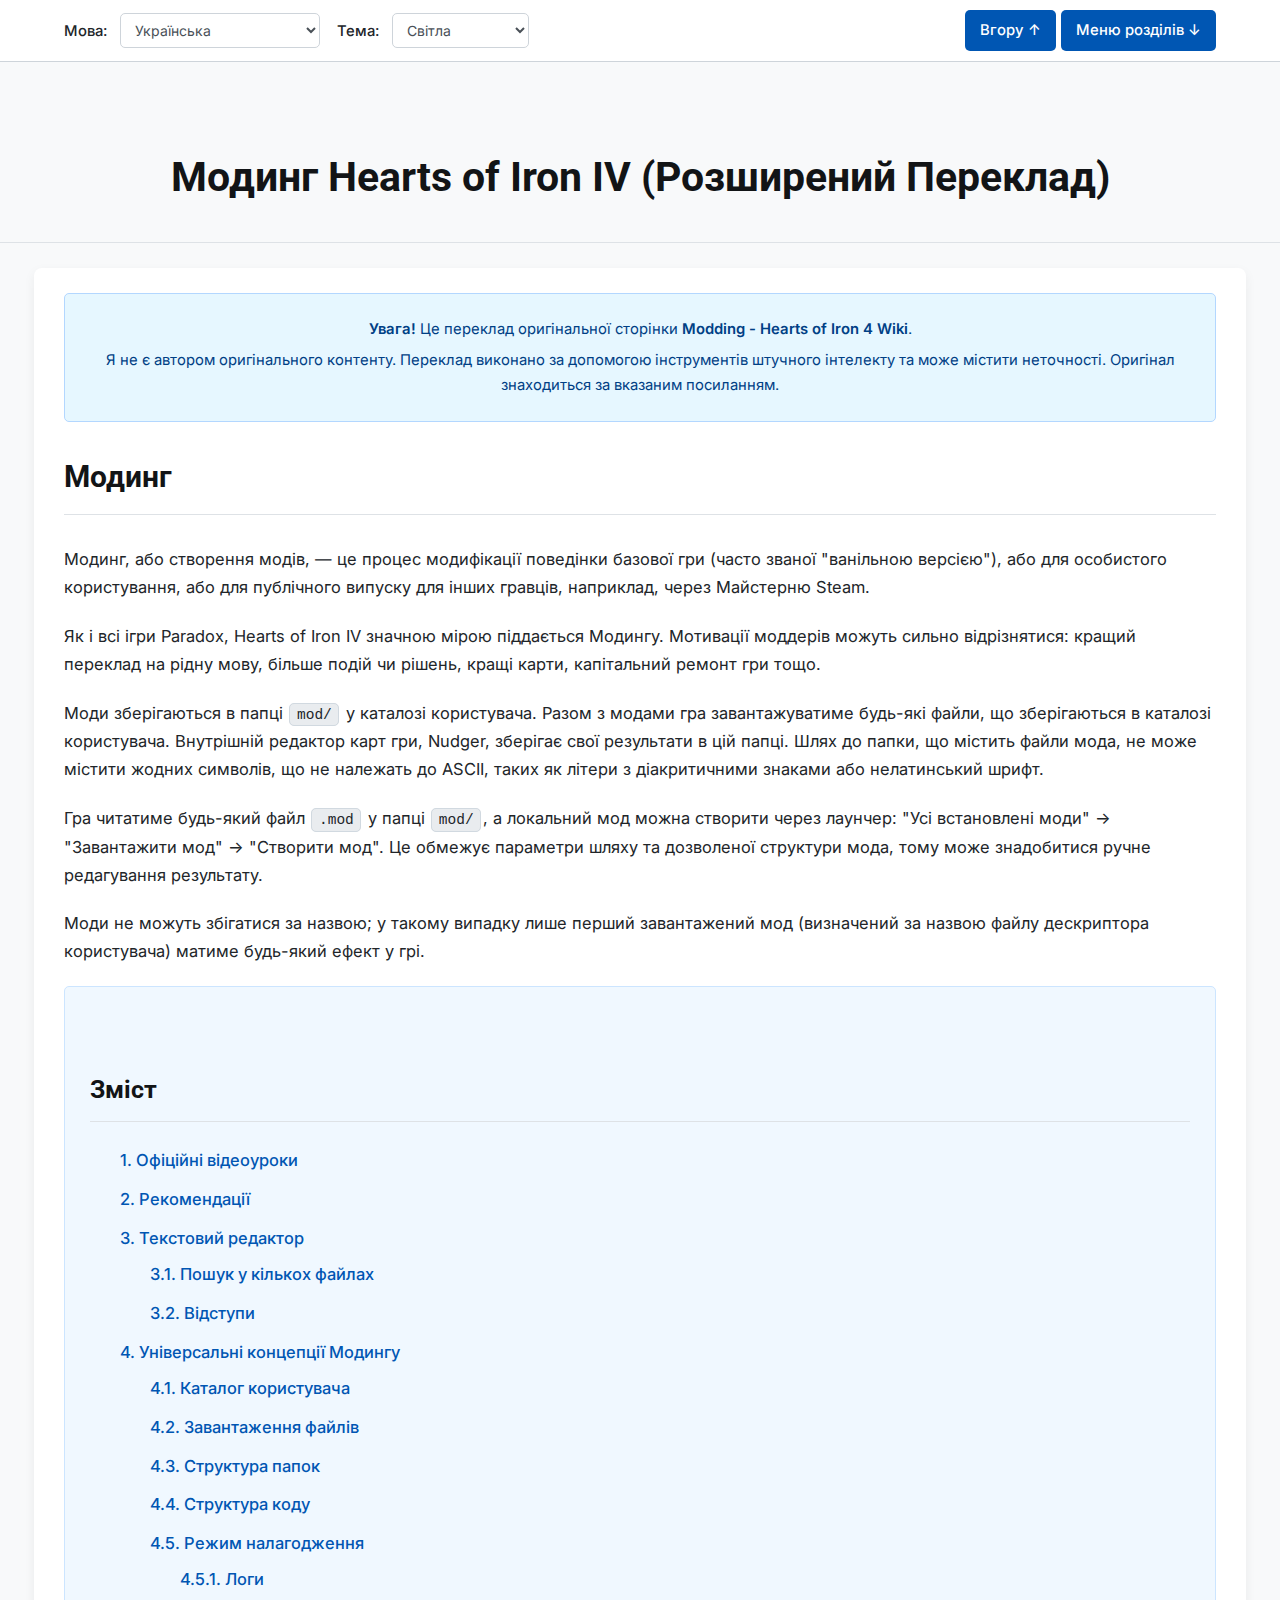
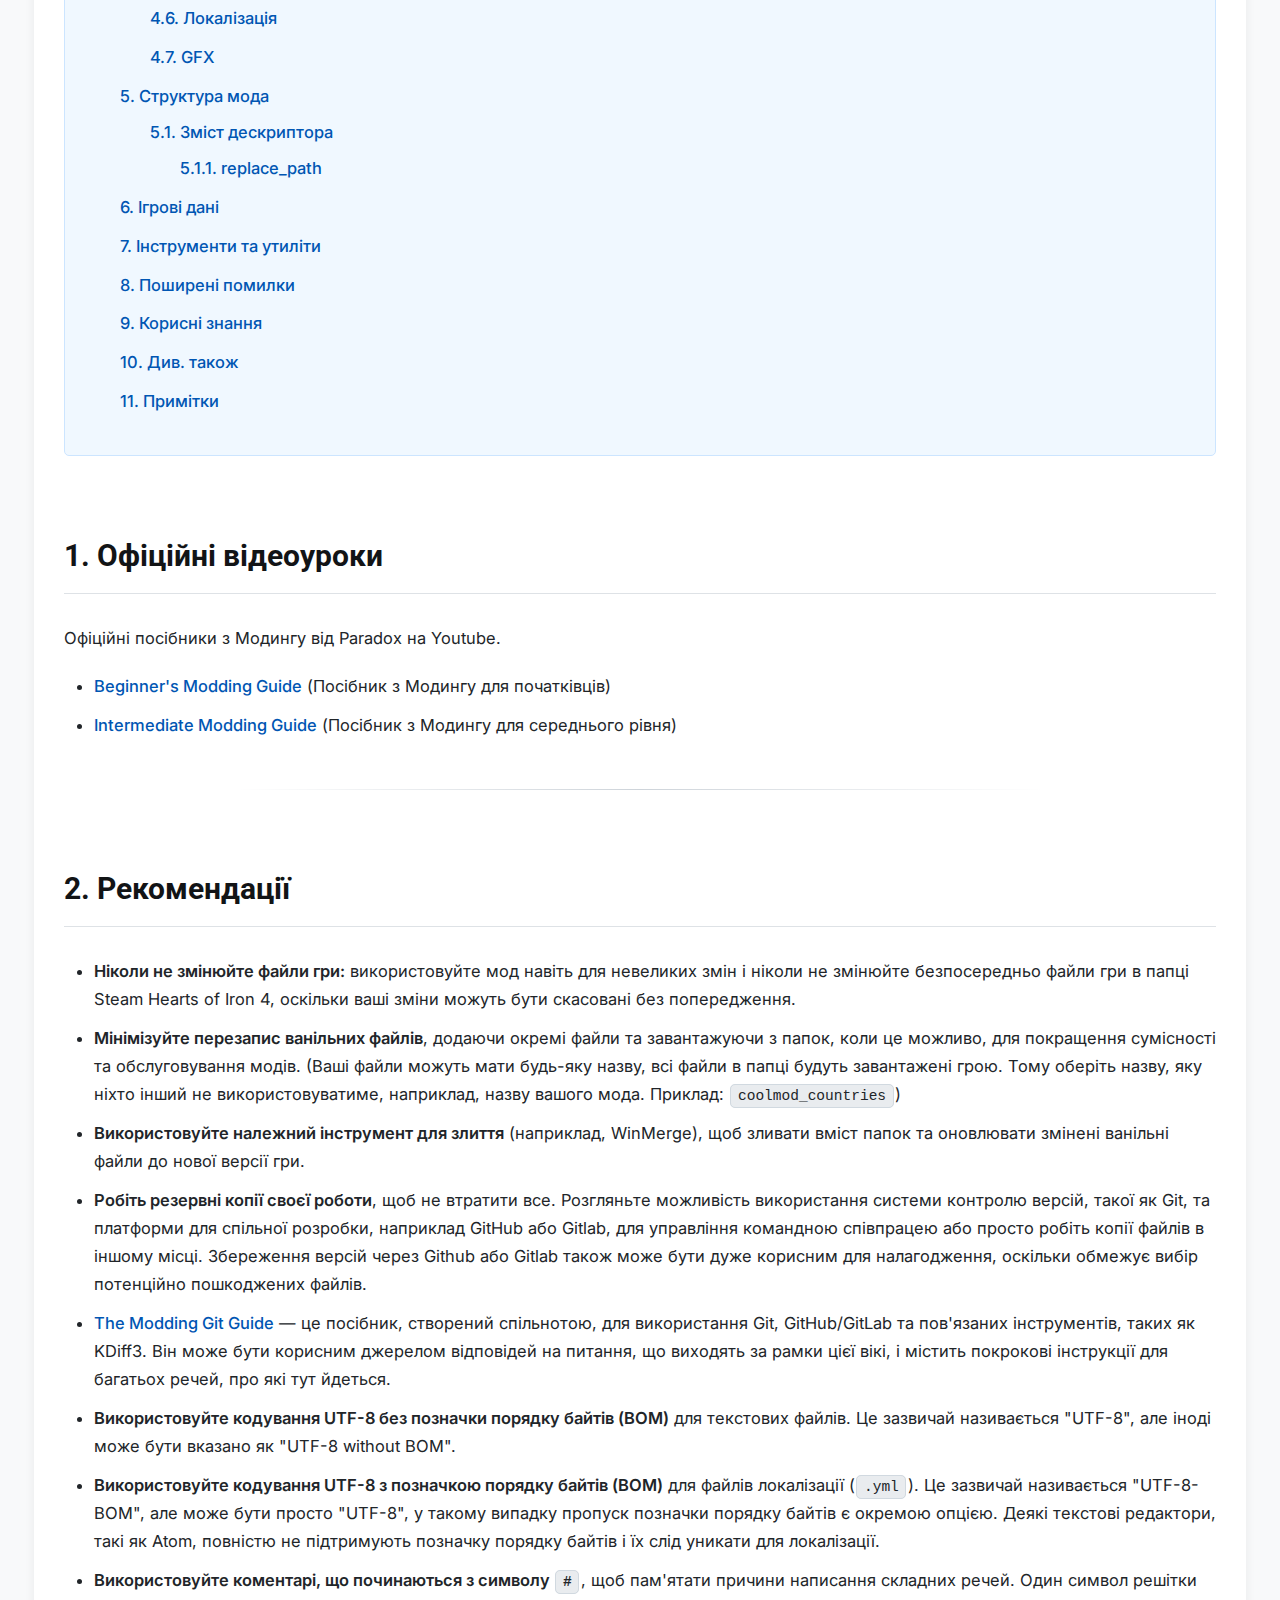
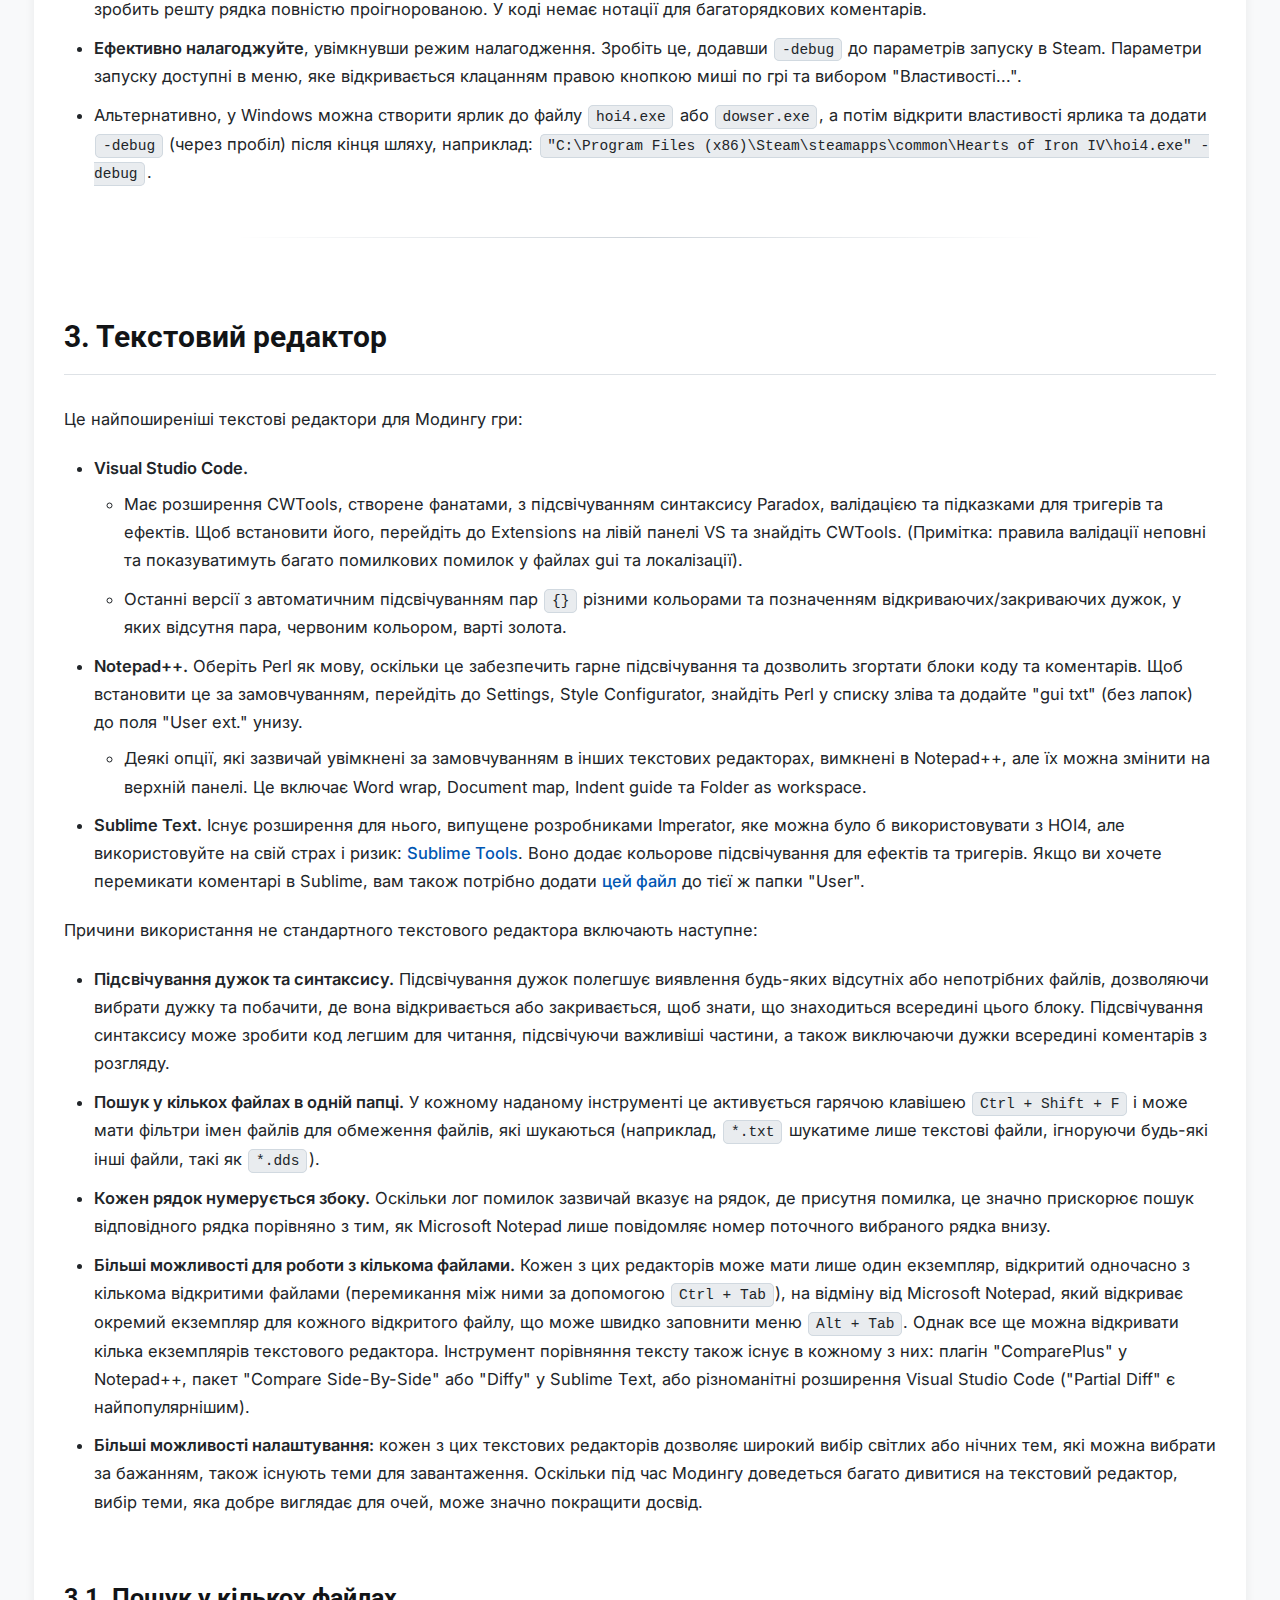
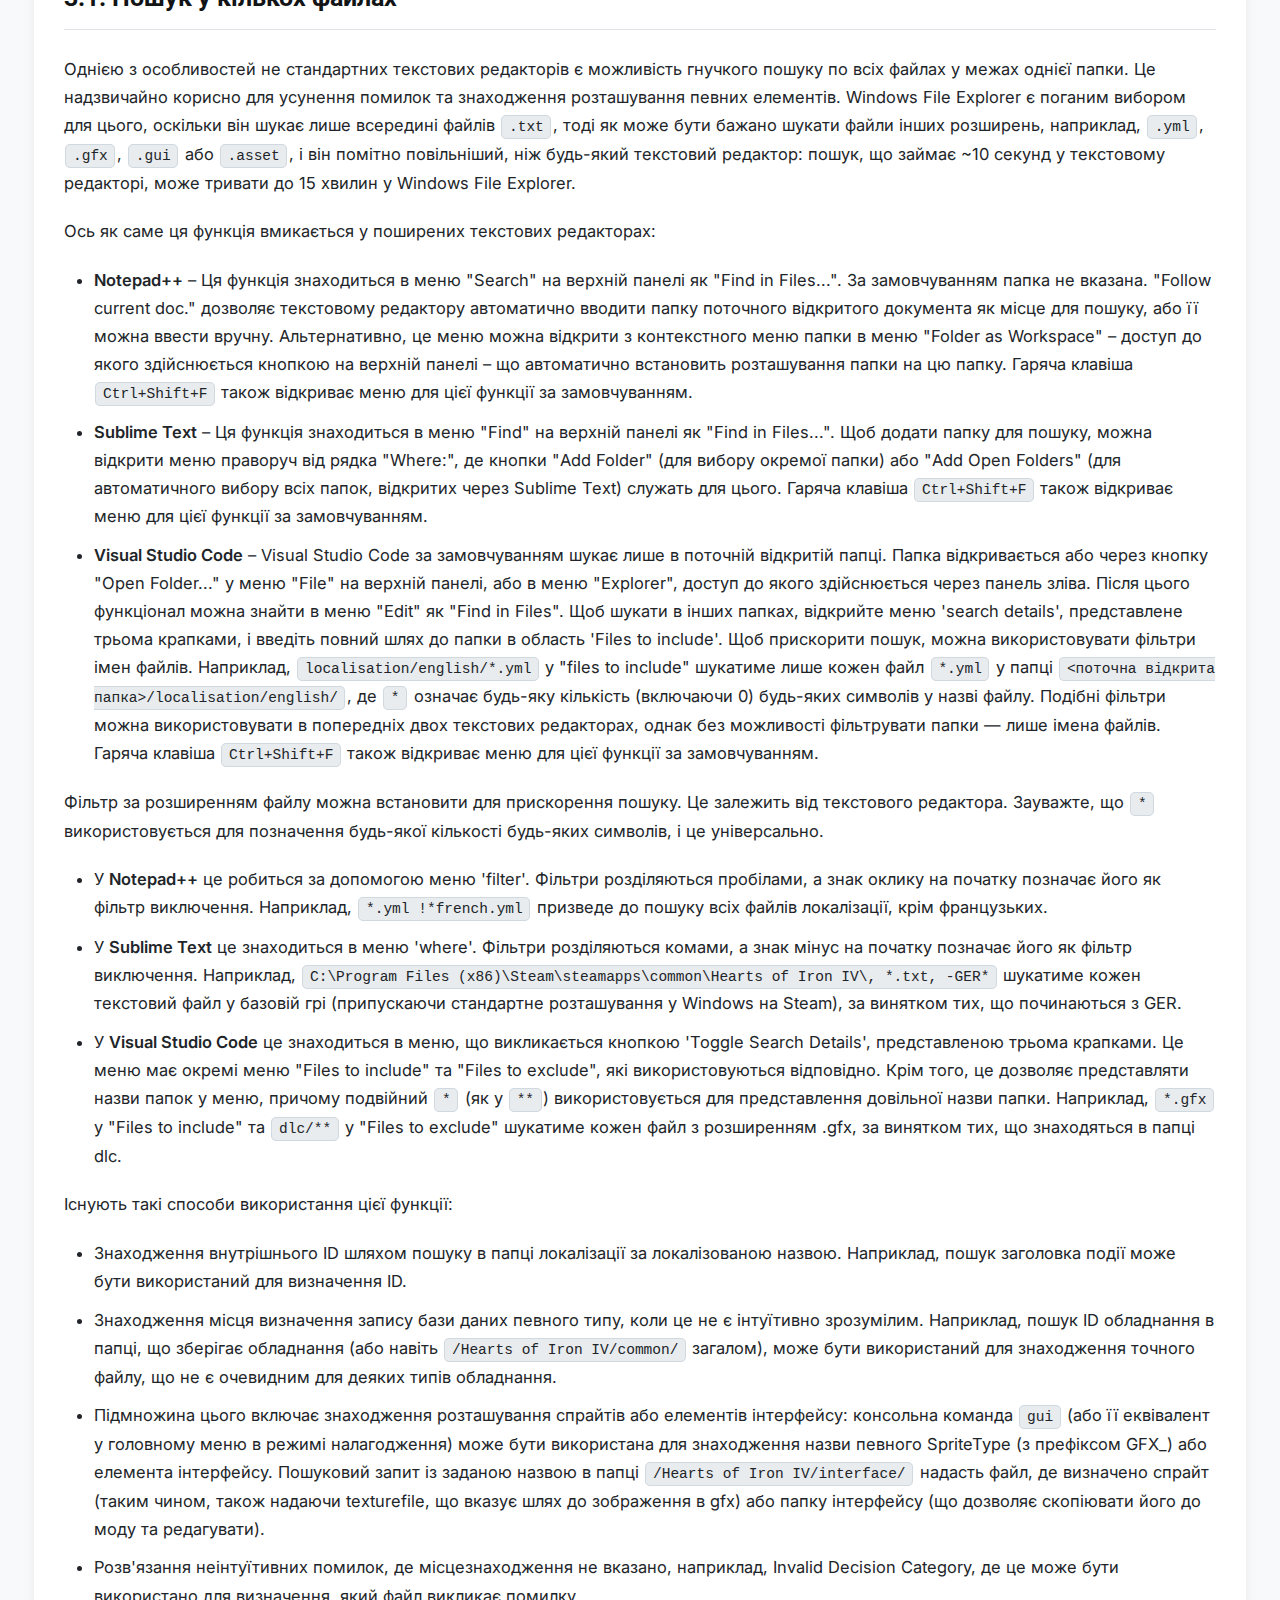
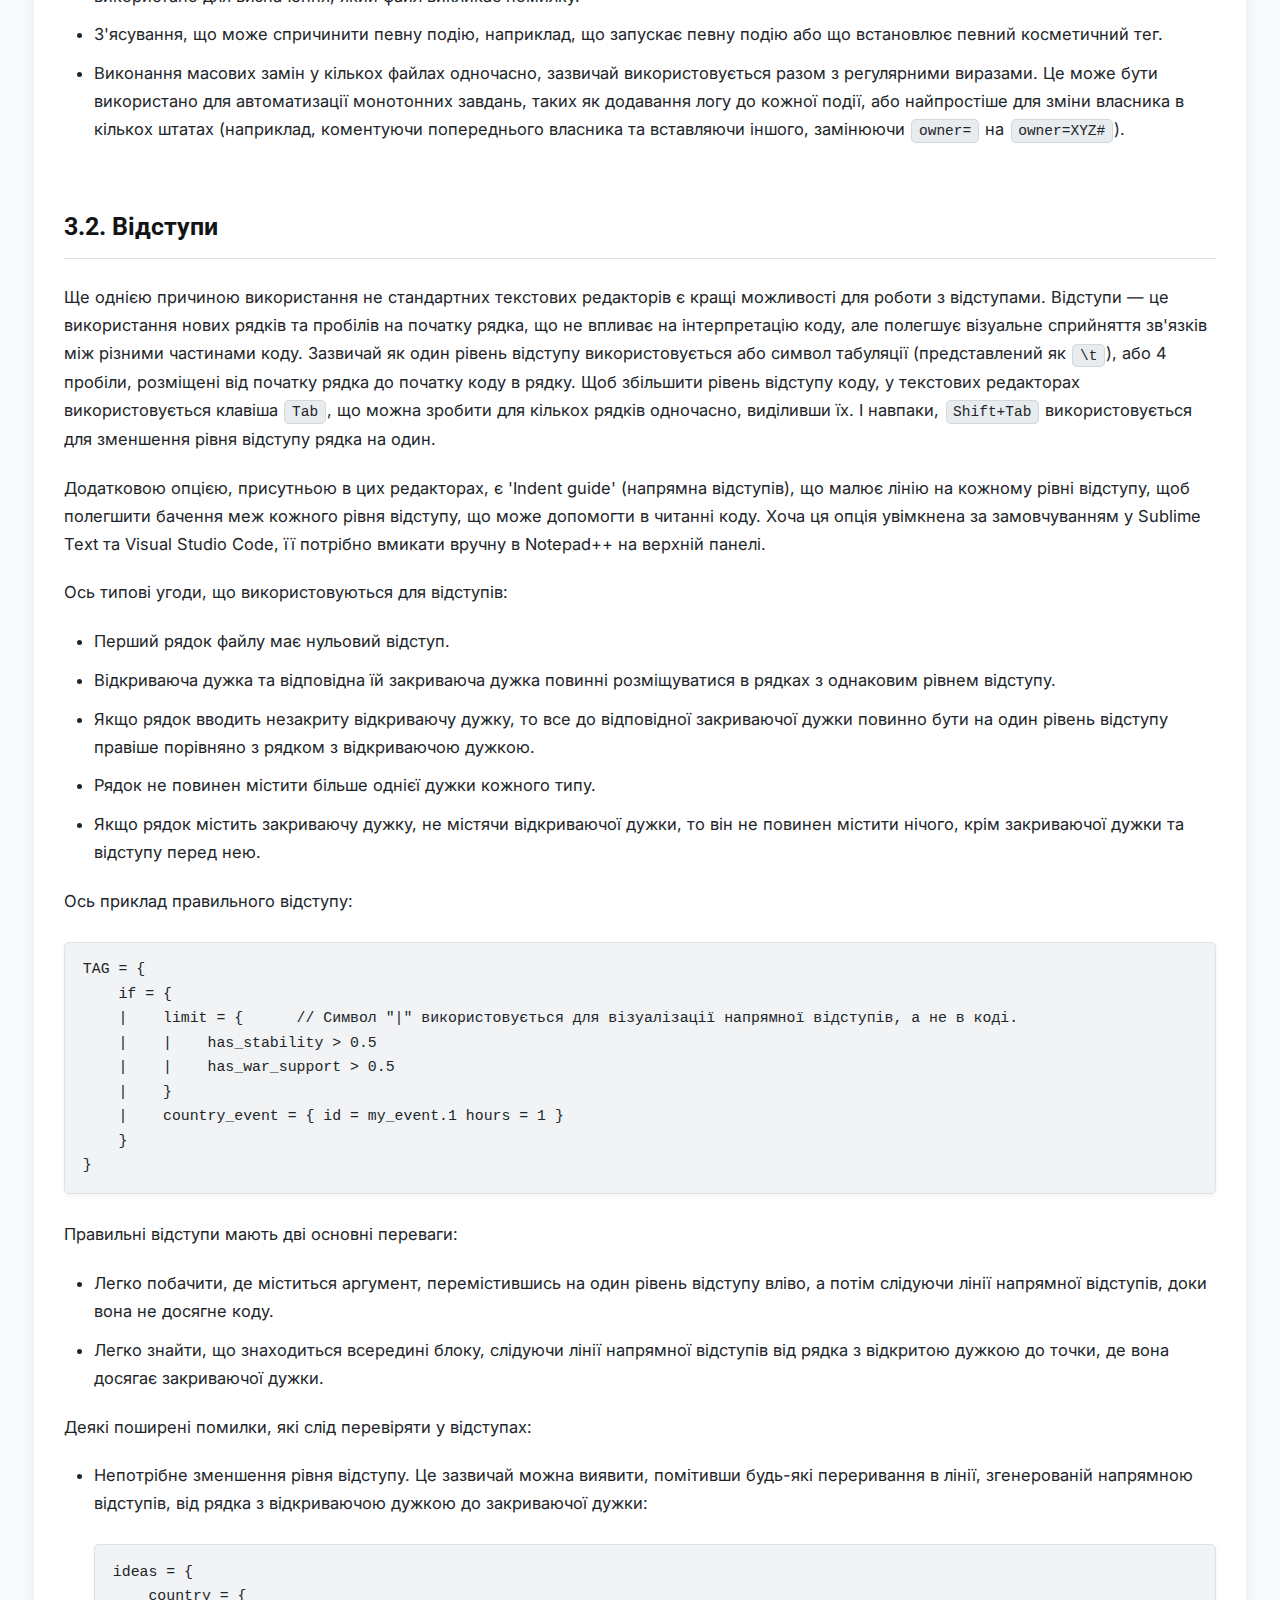
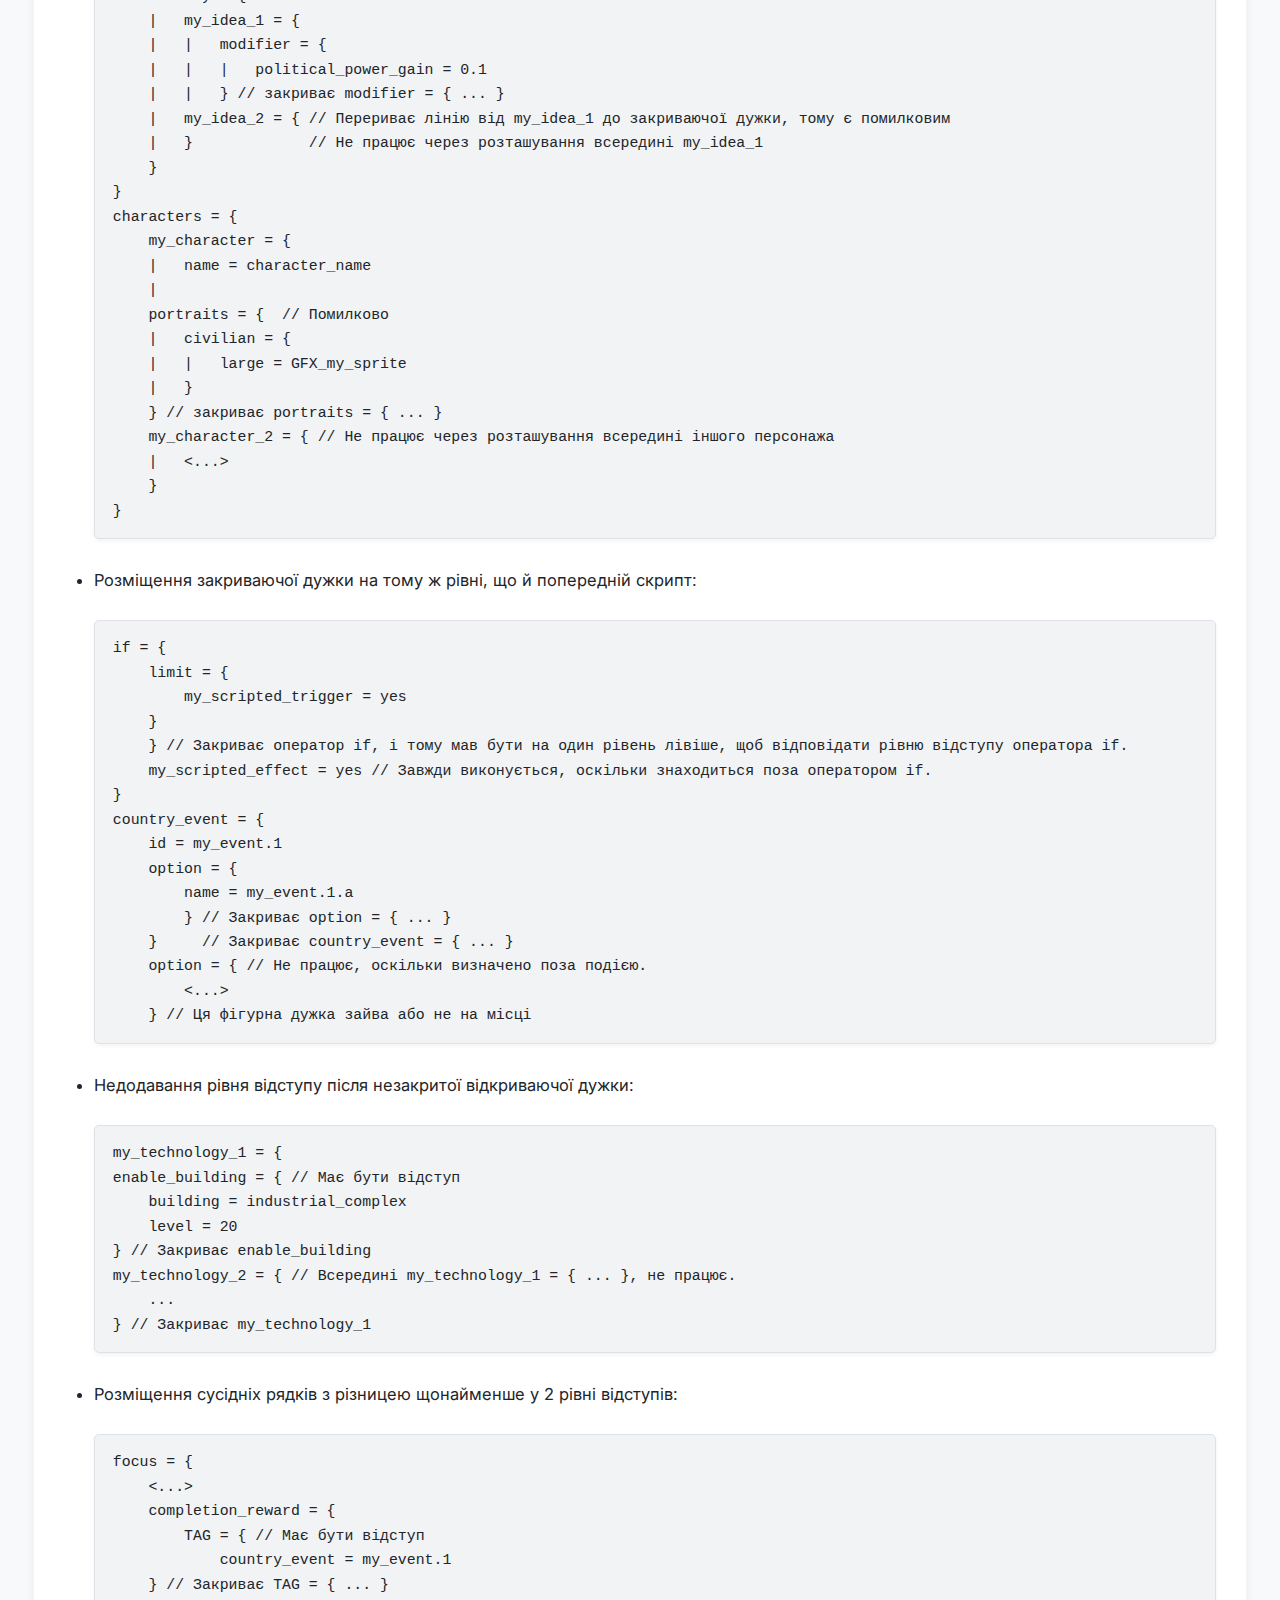
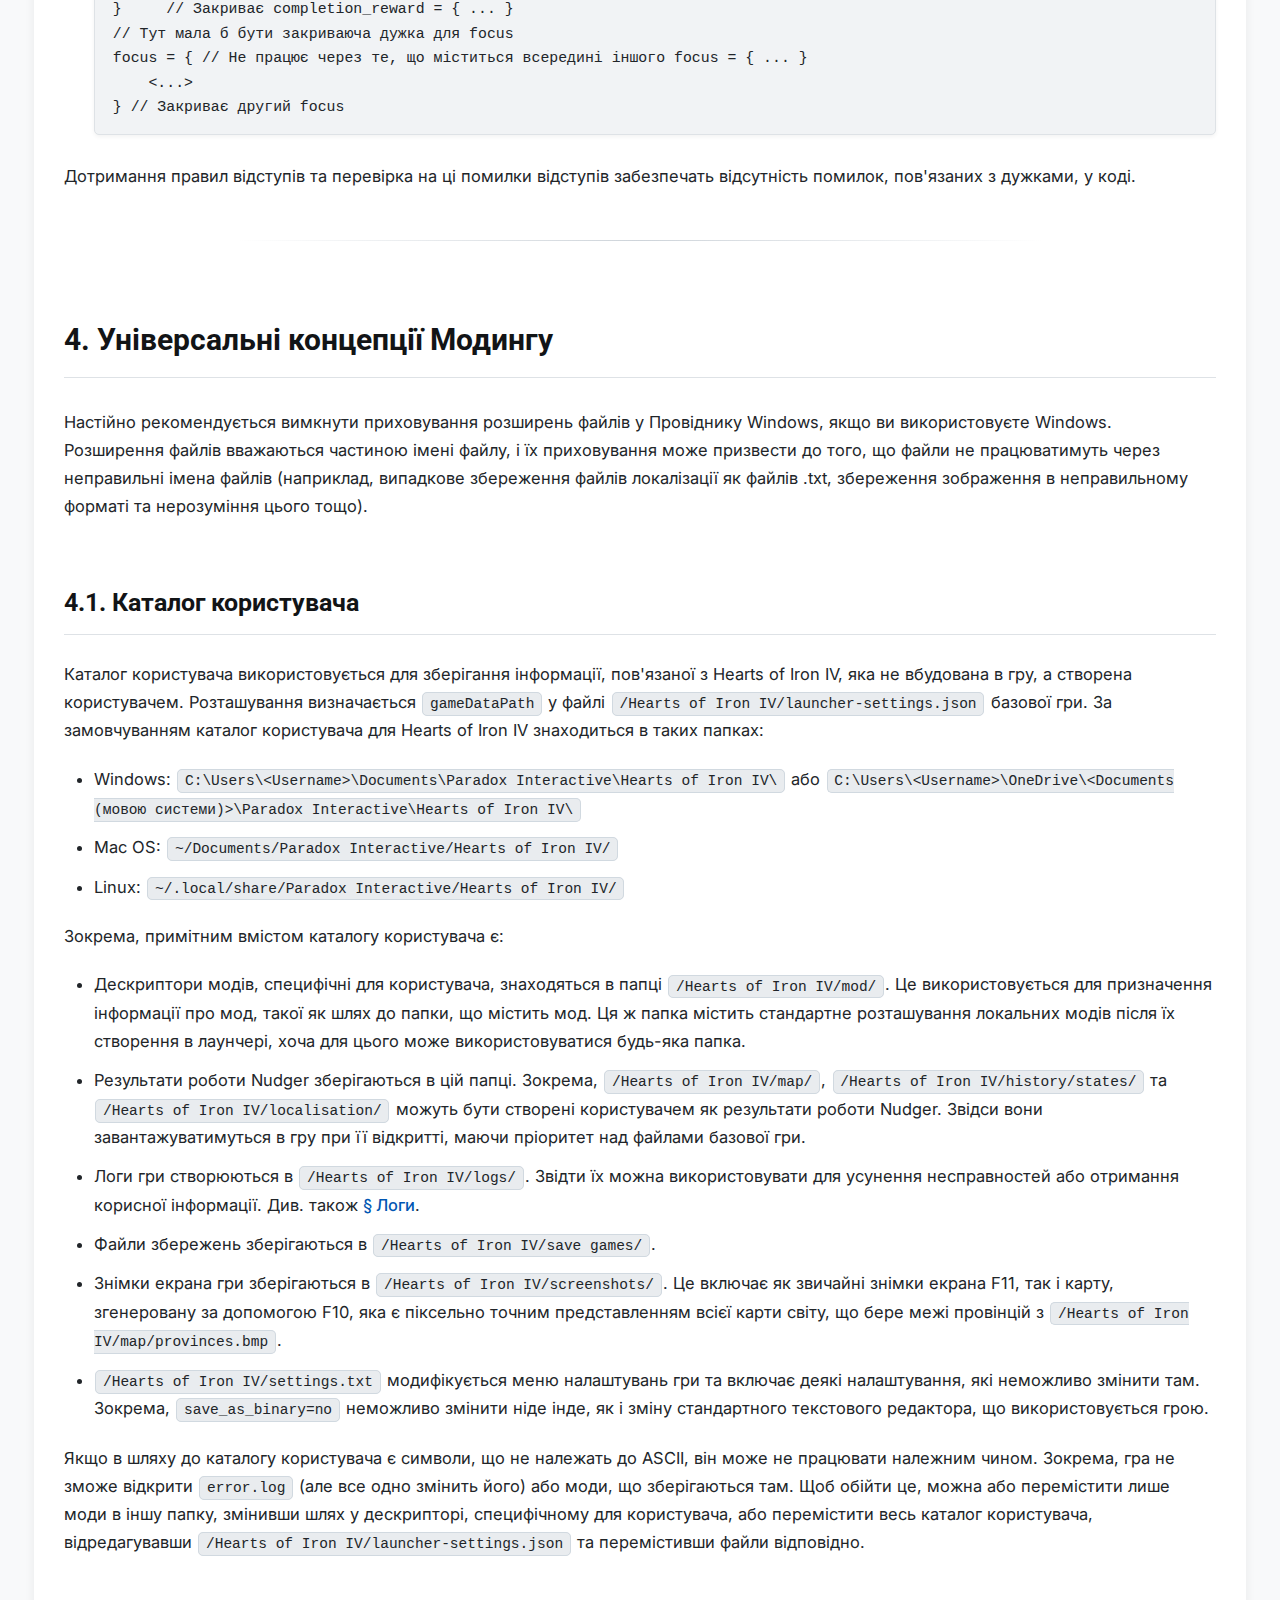
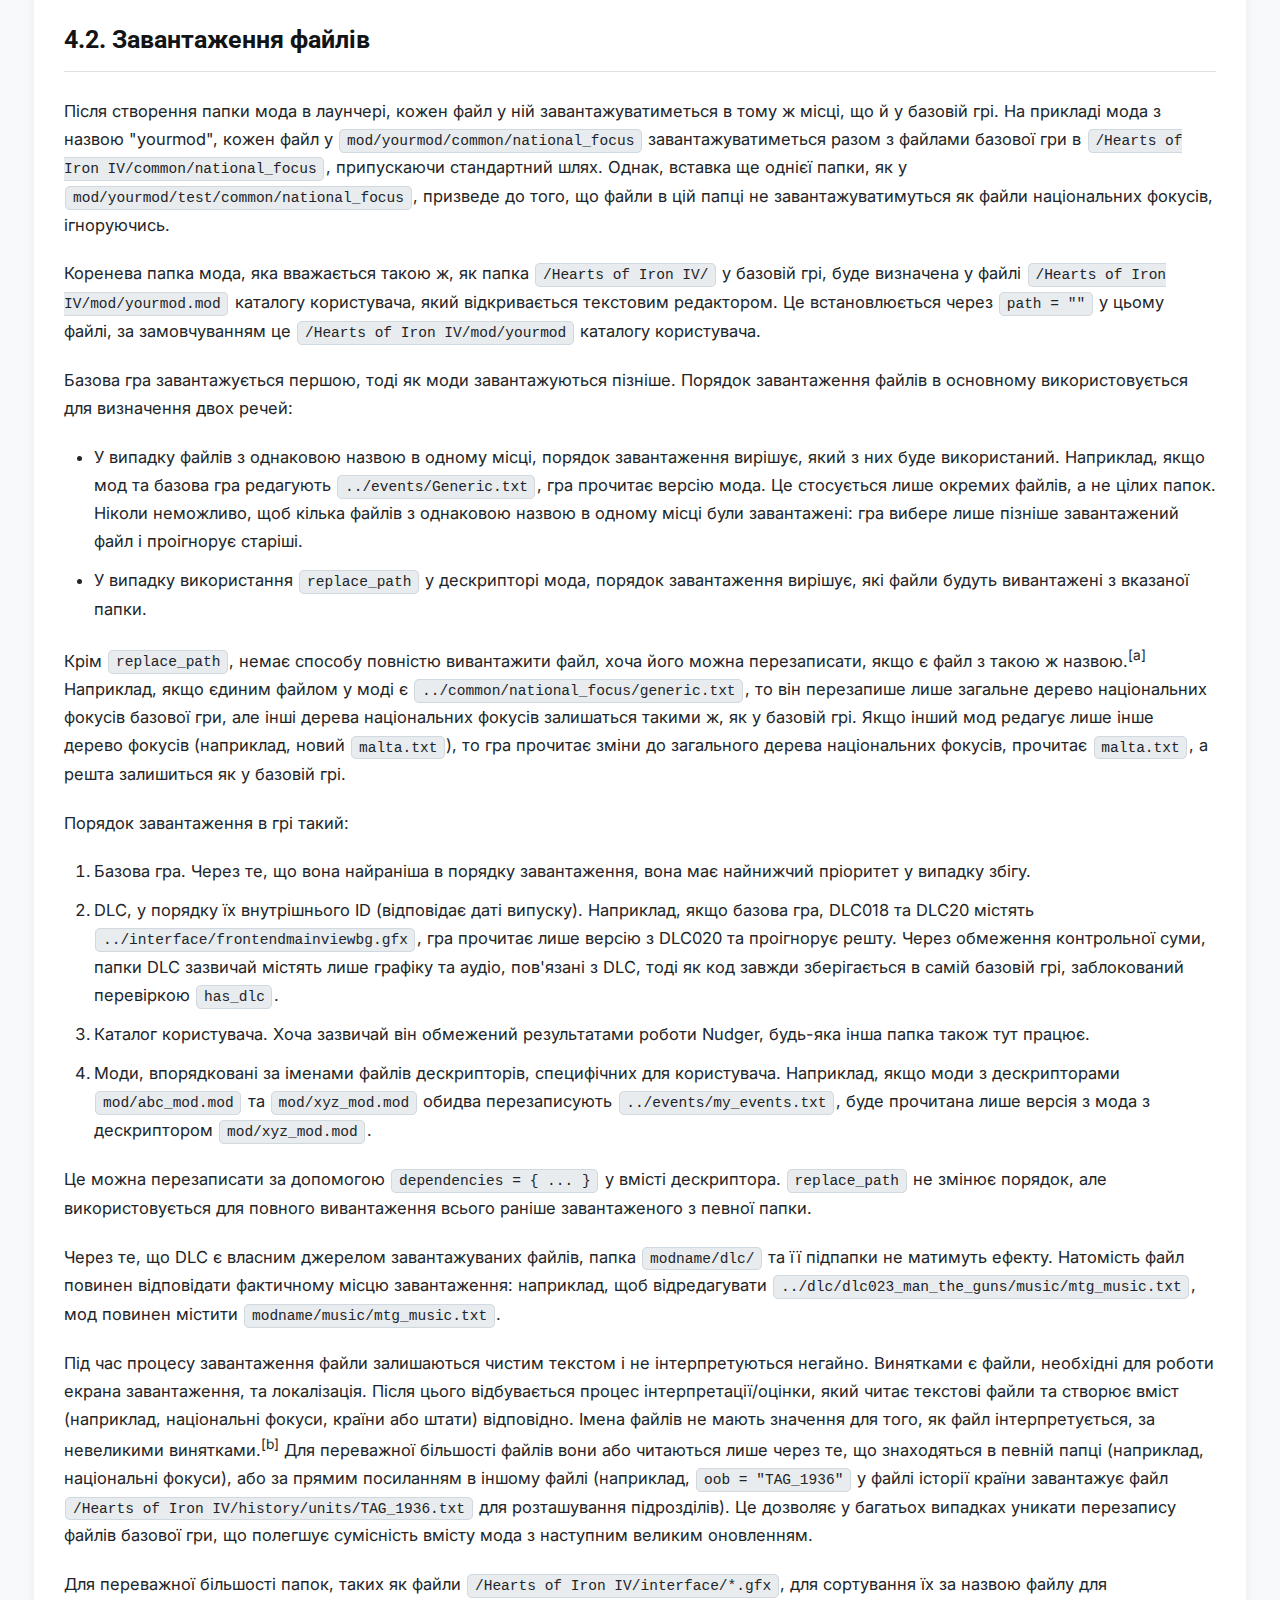
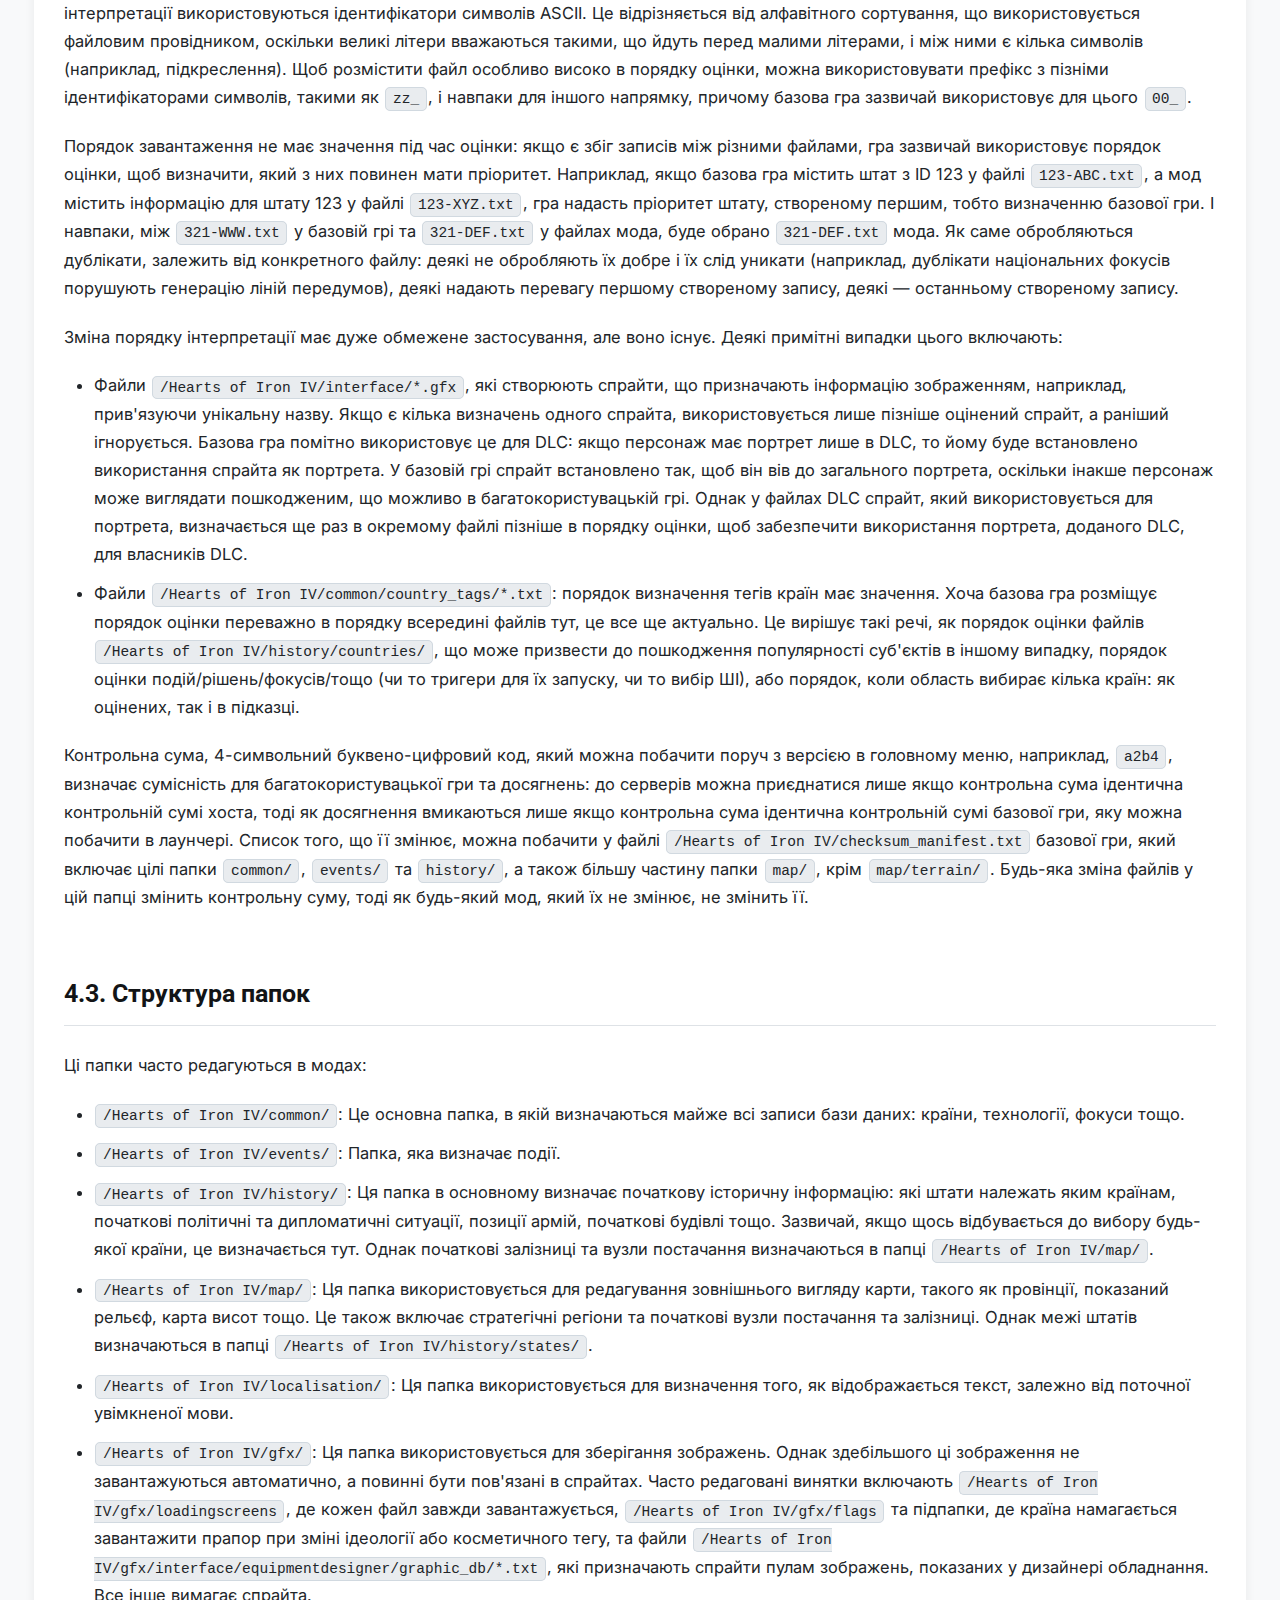
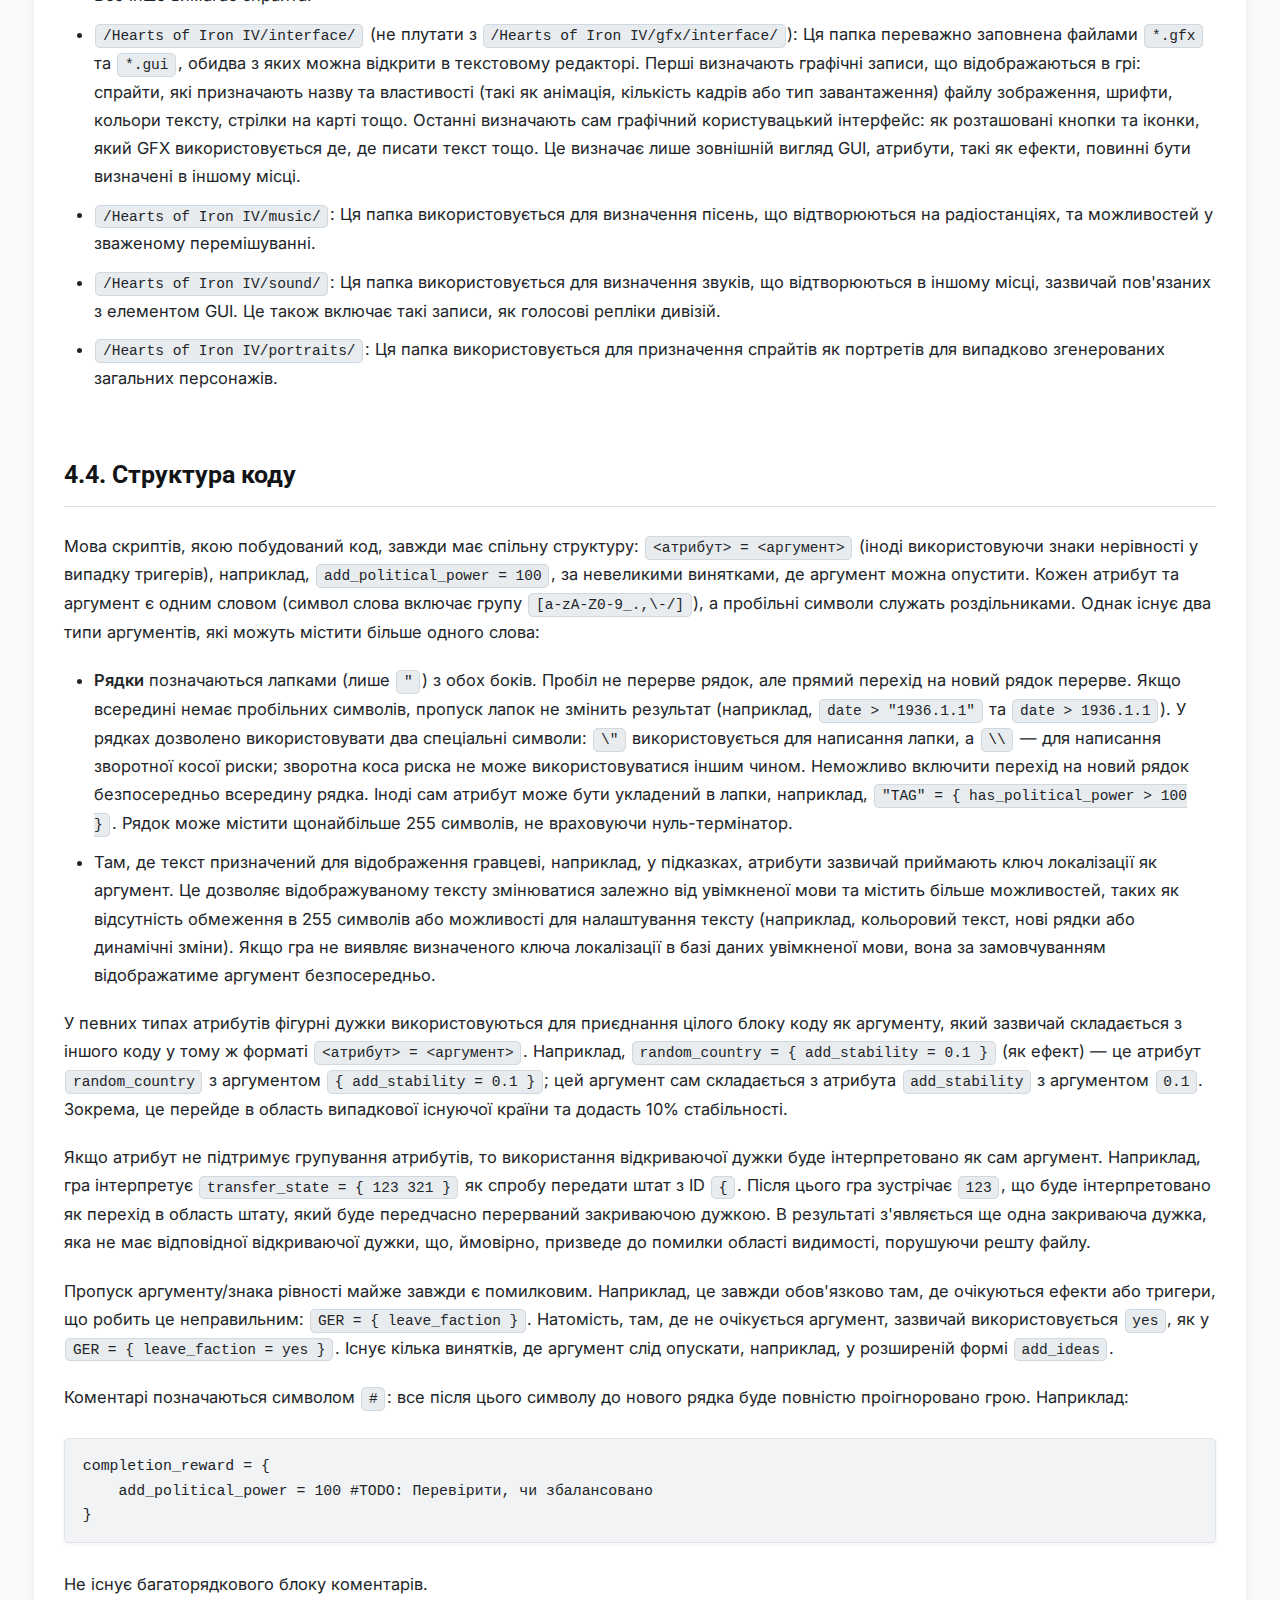
<file: index.html>
<!DOCTYPE html>
<html lang="uk">
<head>
    <meta charset="UTF-8">
    <meta name="viewport" content="width=device-width, initial-scale=1.0">
    <title>Модинг HOI4 (Розширений Переклад)</title>

    <link rel="preconnect" href="https://fonts.googleapis.com">
    <link rel="preconnect" href="https://fonts.gstatic.com" crossorigin>
    <link href="https://fonts.googleapis.com/css2?family=Inter:wght@400;500;600;700&family=Roboto:wght@700&display=swap" rel="stylesheet">
    
    <style>
        /* styles.css (вбудовано) */

        /* --- Базові Налаштування --- */
        :root {
            --font-primary: 'Inter', -apple-system, BlinkMacSystemFont, "Segoe UI", Roboto, Helvetica, Arial, sans-serif;
            --font-headings: 'Roboto', -apple-system, BlinkMacSystemFont, "Segoe UI", Helvetica, Arial, sans-serif;
            --transition-speed: 0.25s;
            --container-max-width: 1200px;
            --border-radius-main: 8px;
            --border-radius-small: 5px;

            /* Кольори світлої теми */
            --light-bg-page: #f8f9fa;
            --light-bg-container: #ffffff;
            --light-text-primary: #212529;
            --light-text-secondary: #495057;
            --light-text-headings: #121416;
            --light-link-color: #0056b3; /* Менш яскравий синій */
            --light-link-hover-color: #003f80;
            --light-border-color: #dee2e6;
            --light-hr-color: #ced4da;
            --light-code-bg: #e9ecef;
            --light-code-text: #212529;
            --light-code-border: #d1d9e0;
            --light-pre-bg: #f1f3f5;
            --light-disclaimer-bg: #e6f7ff;
            --light-disclaimer-text: #004085;
            --light-disclaimer-border: #b3d7ff;
            --light-toc-bg: #f0f8ff;
            --light-toc-border: #cce5ff;
            --light-toc-heading-color: #004d99;
            --light-controls-bg: #ffffff;
            --light-controls-border: #ced4da;
            --light-select-bg: #ffffff;
            --light-select-text: #495057;
            --light-select-border: #ced4da;
            --light-nav-button-bg: #0056b3; /* Менш яскравий */
            --light-nav-button-text: #ffffff;
            --light-nav-button-hover-bg: #003f80;
            --light-nav-category-bg: #f9f9f9;
        }

        html {
            scroll-behavior: smooth;
        }

        body {
            font-family: var(--font-primary);
            font-weight: 400;
            line-height: 1.7;
            margin: 0;
            padding: 0;
            font-size: 16.5px;
            transition: background-color var(--transition-speed), color var(--transition-speed);
        }

        .page-wrapper {
            display: flex;
            flex-direction: column;
            min-height: 100vh;
        }

        .container {
            width: 90%;
            max-width: var(--container-max-width);
            margin: 25px auto;
            padding: 25px 30px;
            border-radius: var(--border-radius-main);
            transition: background-color var(--transition-speed), box-shadow var(--transition-speed);
        }

        .top-bar {
            display: flex;
            justify-content: space-between;
            align-items: center;
            padding: 10px 5%;
            border-bottom: 1px solid var(--light-controls-border);
            transition: background-color var(--transition-speed), border-color var(--transition-speed);
            position: sticky; /* Зробити верхню панель "липкою" */
            top: 0;
            z-index: 1000; /* Щоб була поверх інших елементів */
            background-color: var(--light-controls-bg); /* Потрібен фон для sticky */
        }

        .controls label { margin-right: 8px; font-size: 0.9em; font-weight: 500; }
        .controls select {
            padding: 7px 10px;
            margin-right: 12px;
            border-radius: var(--border-radius-small);
            border: 1px solid var(--light-select-border);
            font-family: var(--font-primary);
            font-size: 0.85em;
            background-color: var(--light-select-bg);
            color: var(--light-select-text);
            transition: background-color var(--transition-speed), color var(--transition-speed), border-color var(--transition-speed);
            cursor: pointer;
        }

        .quick-nav-link .nav-button {
            display: inline-block;
            padding: 8px 15px;
            font-size: 0.9em;
            font-weight: 500;
            text-decoration: none;
            border-radius: var(--border-radius-small);
            background-color: var(--light-nav-button-bg);
            color: var(--light-nav-button-text);
            transition: background-color var(--transition-speed), color var(--transition-speed), opacity var(--transition-speed);
        }
        .quick-nav-link .nav-button:hover {
            background-color: var(--light-nav-button-hover-bg);
            opacity: 0.9;
        }

        header {
            padding: 30px 20px;
            text-align: center;
            transition: background-color var(--transition-speed), color var(--transition-speed), border-color var(--transition-speed);
            border-bottom: 1px solid var(--light-border-color);
            margin-top: 50px; /* Відступ через sticky top-bar */
        }
        header h1 {
            margin:0;
            font-family: var(--font-headings);
            font-weight: 700;
            font-size: 2.5em;
            color: var(--light-text-headings);
        }

        footer {
            border-top: 1px solid var(--light-border-color);
            margin-top: auto; 
            padding: 25px 20px;
            text-align: center;
            font-size: 0.85em;
            color: var(--light-text-secondary);
        }
        footer a {
            color: var(--light-link-color);
            text-decoration: none;
        }
        footer a:hover {
            text-decoration: underline;
        }

        hr {
            border: 0;
            height: 1px;
            background-image: linear-gradient(to right, rgba(0,0,0,0), var(--light-hr-color), rgba(0,0,0,0));
            margin: 3em auto; 
            width: 70%; 
        }
        body.theme-dark-base hr {
             background-image: linear-gradient(to right, rgba(255,255,255,0), var(--dark-hr-color), rgba(255,255,255,0));
        }


        .disclaimer {
            padding: 18px 20px;
            margin-bottom: 30px;
            border: 1px solid var(--light-disclaimer-border);
            border-radius: var(--border-radius-small);
            text-align: center;
            font-size: 0.9em;
            background-color: var(--light-disclaimer-bg);
            color: var(--light-disclaimer-text);
        }
        .disclaimer p { margin: 5px 0; }
        .disclaimer strong { font-weight: 600; }
        .disclaimer a { 
            color: var(--light-disclaimer-text);
            font-weight: 600;
            text-decoration: none; /* Прибрали підкреслення за замовчуванням */
        }
        .disclaimer a:hover { text-decoration: underline; opacity: 0.8; }


        #main-content h1, #main-content h2, #main-content h3, #main-content h4 {
            font-family: var(--font-headings);
            margin-top: 2.5em;
            margin-bottom: 1em;
            padding-bottom: 0.4em;
            border-bottom: 1px solid var(--light-border-color);
            color: var(--light-text-headings);
            font-weight: 700;
        }
        #main-content h1:first-child, #main-content h2:first-child { margin-top: 0.5em; }
        #main-content h1 { font-size: 2.1em; } 
        #main-content h2 { font-size: 1.8em; }
        #main-content h3 { font-size: 1.5em; }
        #main-content h4 { font-size: 1.25em; border-bottom: none; font-weight: 600; color: var(--light-text-primary); }

        #main-content p { margin-bottom: 1.25em; color: var(--light-text-primary); }
        #main-content ul, #main-content ol {
            margin-left: 5px;
            padding-left: 25px;
            margin-bottom: 1.25em;
        }
        #main-content ul ul, #main-content ol ol { margin-top: 0.5em; margin-bottom: 0.5em;}
        #main-content li { margin-bottom: 0.65em; }

        #main-content strong { font-weight: 600; } 
        #main-content em { font-style: italic; }

        #main-content code { 
            padding: 0.2em 0.45em;
            margin: 0 0.1em;
            font-size: 0.88em;
            border-radius: var(--border-radius-small);
            font-family: 'SFMono-Regular', Consolas, 'Liberation Mono', Menlo, Courier, monospace;
            background-color: var(--light-code-bg);
            color: var(--light-code-text);
            border: 1px solid var(--light-code-border);
        }
        #main-content pre { 
            padding: 1em 1.2em;
            margin: 1.8em 0;
            overflow-x: auto;
            border-radius: var(--border-radius-small);
            font-family: 'SFMono-Regular', Consolas, 'Liberation Mono', Menlo, Courier, monospace;
            font-size: 0.9em;
            line-height: 1.65;
            background-color: var(--light-pre-bg);
            color: var(--light-text-primary);
            border: 1px solid var(--light-border-color);
            box-shadow: 0 2px 4px rgba(0,0,0,0.05);
        }
        #main-content pre code { 
            padding: 0; margin: 0; font-size: inherit; background-color: transparent !important; 
            border: none !important; color: inherit !important;
        }

        #main-content a {
            color: var(--light-link-color);
            font-weight: 500; 
            text-decoration: none; /* Прибрали підкреслення */
        }
        #main-content a:hover {
            color: var(--light-link-hover-color);
            text-decoration: underline; /* Підкреслення при наведенні */
        }

        .table-of-contents {
            padding: 1.2em 1.5em;
            margin-bottom: 2.5em;
            border-radius: var(--border-radius-small);
            background-color: var(--light-toc-bg);
            border: 1px solid var(--light-toc-border);
        }
        .table-of-contents h3 {
            margin-top: 0;
            border-bottom: 1px solid var(--light-toc-border);
            padding-bottom: 0.6em;
            margin-bottom: 0.8em;
            font-size: 1.3em;
            color: var(--light-toc-heading-color);
            font-family: var(--font-headings);
            font-weight: 600;
        }
        .table-of-contents ul { list-style-type: none; padding-left: 0; }
        .table-of-contents ul ul { padding-left: 20px; margin-top: 0.3em; }
        .table-of-contents li { margin-bottom: 0.4em;}
        .table-of-contents li a { text-decoration: none; font-weight: 400; }
        .table-of-contents li a:hover { text-decoration: underline; }


       /* --- СТИЛІ ДЛЯ НОВОГО ФОКУСОВАНОГО НАВІГАЦІЙНОГО МЕНЮ --- */

        .focused-navigation {
            margin-top: 3em;
            padding: 2em 1.5em 2.5em; /* Збільшив нижній падінг */
            border-radius: var(--border-radius-main);
            background-color: var(--light-nav-category-bg); /* Використовуємо змінну для світлого фону */
            border-top: 2px solid var(--light-border-color);
            text-align: center; /* Центруємо заголовок та опис */
        }

        .focused-navigation h2 {
            font-family: var(--font-headings);
            margin-top: 0;
            margin-bottom: 0.5em; /* Менший відступ */
            font-size: 1.8em; /* Трохи більший заголовок */
            color: var(--light-text-headings);
            padding-bottom: 0.5em;
            /* border-bottom: 1px solid var(--light-border-color); Забрав нижню лінію для головного заголовка меню */
        }

        .focused-nav-description {
            font-size: 0.95em;
            color: var(--light-text-secondary);
            margin-bottom: 2em; /* Більший відступ перед картками */
            max-width: 600px; /* Обмежуємо ширину опису */
            margin-left: auto;
            margin-right: auto;
        }

        .focused-nav-links {
            display: grid; /* Використовуємо grid для карток */
            grid-template-columns: repeat(auto-fit, minmax(240px, 1fr)); /* Адаптивні колонки */
            gap: 1.5em; /* Відстань між картками */
            justify-content: center; /* Центруємо картки, якщо їх мало */
        }

        .nav-card {
            display: flex;
            flex-direction: column;
            align-items: center; /* Центруємо контент картки */
            justify-content: center; /* Центруємо контент картки */
            padding: 1.5em 1em; /* Падінги всередині картки */
            background-color: var(--light-bg-container); /* Фон картки */
            border-radius: var(--border-radius-small);
            box-shadow: 0 3px 7px rgba(0,0,0,0.07);
            text-decoration: none;
            color: var(--light-text-primary); /* Основний колір тексту картки */
            transition: transform 0.2s ease-in-out, box-shadow 0.2s ease-in-out, background-color var(--transition-speed);
            min-height: 100px; /* Мінімальна висота картки */
        }

        .nav-card:hover {
            transform: translateY(-4px) scale(1.02); /* Ефект підняття та легкого збільшення */
            box-shadow: 0 6px 12px rgba(0,0,0,0.1);
            background-color: var(--light-nav-button-hover-bg); /* Зміна фону при наведенні для світлої теми */
            color: var(--light-nav-button-text); /* Зміна тексту при наведенні для світлої теми */
        }
        .nav-card:hover .nav-card-title,
        .nav-card:hover .nav-card-description {
            color: var(--light-nav-button-text); /* Забезпечуємо, що текст теж змінює колір */
        }


        .nav-card-title {
            font-family: var(--font-headings);
            font-size: 1.25em;
            font-weight: 600;
            color: var(--light-link-color); /* Колір заголовка картки - як посилання */
            margin-bottom: 0.3em;
            transition: color var(--transition-speed);
        }

        .nav-card-description {
            font-size: 0.85em;
            color: var(--light-text-secondary); /* Колір опису */
            transition: color var(--transition-speed);
        }

        /* --- Стилі для темних тем для нового навігаційного меню --- */

        body.theme-dark-base .focused-navigation {
            background-color: var(--dark-nav-category-bg);
            border-top-color: var(--dark-border-color);
        }

        body.theme-dark-base .focused-navigation h2 {
            color: var(--dark-text-headings);
            /* border-bottom-color: var(--dark-border-color); */
        }

        body.theme-dark-base .focused-nav-description {
            color: var(--dark-text-secondary);
        }

        body.theme-dark-base .nav-card {
            background-color: var(--dark-bg-container);
            box-shadow: 0 3px 7px rgba(0,0,0,0.2);
            color: var(--dark-text-primary);
        }

        body.theme-dark-base .nav-card:hover {
            box-shadow: 0 6px 12px rgba(0,0,0,0.3);
            background-color: var(--dark-link-hover-color); /* Використовуємо світлий колір посилання для фону */
            color: var(--dark-bg-page); /* Дуже темний текст на світлому фоні */
        }
        body.theme-dark-base .nav-card:hover .nav-card-title,
        body.theme-dark-base .nav-card:hover .nav-card-description {
            color: var(--dark-bg-page); /* Текст на картці при наведенні */
        }


        body.theme-dark-base .nav-card-title {
            color: var(--dark-link-color); /* Світлі посилання в темних темах */
        }

        body.theme-dark-base .nav-card-description {
            color: var(--dark-text-secondary);
        }

        /* Специфічні кольори посилань/заголовків карток для кожної темної теми, якщо базові не підходять */

        /* AI Studio Dark */
        body.theme-aistudio-dark .nav-card-title {
            color: #6bb7f7; /* Яскравий синій AI Studio */
        }
        body.theme-aistudio-dark .nav-card:hover {
            background-color: #6bb7f7;
            color: #1e1e1e;
        }
        body.theme-aistudio-dark .nav-card:hover .nav-card-title,
        body.theme-aistudio-dark .nav-card:hover .nav-card-description {
            color: #1e1e1e;
        }


        /* Nord Dark */
        body.theme-nord-dark .nav-card-title {
            color: #88C0D0; /* Frost Cyan */
        }
        body.theme-nord-dark .nav-card:hover {
            background-color: #88C0D0;
            color: #2E3440; /* nord0 */
        }
        body.theme-nord-dark .nav-card:hover .nav-card-title,
        body.theme-nord-dark .nav-card:hover .nav-card-description {
            color: #2E3440;
        }

        /* Dracula */
        body.theme-dracula .nav-card-title {
            color: #bd93f9; /* Purple */
        }
        body.theme-dracula .nav-card-description { /* У дракули коментарі світліші */
            color: #b0b8d1;
        }
        body.theme-dracula .nav-card:hover {
            background-color: #bd93f9; 
            color: #282a36; /* Background */
        }
        body.theme-dracula .nav-card:hover .nav-card-title,
        body.theme-dracula .nav-card:hover .nav-card-description {
            color: #282a36; 
        }


        /* One Dark Pro */
        body.theme-one-dark-pro .nav-card-title {
            color: #61afef; /* Blue */
        }
        body.theme-one-dark-pro .nav-card:hover {
            background-color: #61afef;
            color: #282c34; /* Editor Background */
        }
        body.theme-one-dark-pro .nav-card:hover .nav-card-title,
        body.theme-one-dark-pro .nav-card:hover .nav-card-description {
            color: #282c34;
        }


        /* --- ТЕМИ --- */

        /* Світла тема (за замовчуванням) */
        body.theme-light {
            background-color: var(--light-bg-page);
            color: var(--light-text-primary);
        }
        body.theme-light .container {
            background-color: var(--light-bg-container);
            box-shadow: 0 4px 12px rgba(0,0,0,0.06);
        }
        /* Інші стилі світлої теми вже визначені через змінні */

        /* Базові стилі для всіх темних тем */
        body.theme-dark-base {
            --dark-bg-page: #111827; 
            --dark-bg-container: #1f2937; 
            --dark-text-primary: #d1d5db; 
            --dark-text-secondary: #9ca3af; 
            --dark-text-headings: #f3f4f6; 
            --dark-link-color: #a5b4fc; /* Світлий індиго/лавандовий для посилань */
            --dark-link-hover-color: #c7d2fe; 
            --dark-border-color: #374151; 
            --dark-hr-color: #4b5563; 
            --dark-code-bg: #374151; 
            --dark-code-text: #e5e7eb; 
            --dark-code-border: #4b5563;
            --dark-pre-bg: #111827; 
            --dark-disclaimer-bg: #1e3a5f; 
            --dark-disclaimer-text: #93c5fd; 
            --dark-disclaimer-border: #2563eb; 
            --dark-toc-bg: #1a2433;
            --dark-toc-border: #2d3a4e;
            --dark-toc-heading-color: #93c5fd;
            --dark-controls-bg: #1f2937;
            --dark-controls-border: #374151;
            --dark-select-bg: #374151;
            --dark-select-text: #d1d5db;
            --dark-select-border: #4b5563;
            --dark-nav-button-bg: var(--dark-link-color);
            --dark-nav-button-text: #111827;
            --dark-nav-button-hover-bg: var(--dark-link-hover-color);
            --dark-nav-category-bg: #1a2433;

            color: var(--dark-text-primary);
            background-color: var(--dark-bg-page);
        }
        body.theme-dark-base .container {
            background-color: var(--dark-bg-container);
            box-shadow: 0 5px 20px rgba(0,0,0,0.3);
        }
        body.theme-dark-base .top-bar {
            background-color: var(--dark-controls-bg);
            border-color: var(--dark-controls-border);
        }
        body.theme-dark-base .controls select {
            background-color: var(--dark-select-bg);
            color: var(--dark-select-text);
            border-color: var(--dark-select-border);
        }
        body.theme-dark-base .quick-nav-link .nav-button {
            background-color: var(--dark-nav-button-bg);
            color: var(--dark-nav-button-text);
        }
        body.theme-dark-base .quick-nav-link .nav-button:hover {
            background-color: var(--dark-nav-button-hover-bg);
        }
        body.theme-dark-base header {
            background-color: var(--dark-bg-container);
            border-color: var(--dark-border-color);
        }
        body.theme-dark-base header h1 { color: var(--dark-text-headings); }
        body.theme-dark-base footer { 
            background-color: var(--dark-bg-container);
            border-color: var(--dark-border-color); 
            color: var(--dark-text-secondary);
        }
        body.theme-dark-base footer a { color: var(--dark-link-color); }

        body.theme-dark-base .disclaimer {
            background-color: var(--dark-disclaimer-bg);
            color: var(--dark-disclaimer-text);
            border-color: var(--dark-disclaimer-border);
        }
        body.theme-dark-base .disclaimer a { color: var(--dark-link-color); text-decoration: none; }
        body.theme-dark-base .disclaimer a:hover { text-decoration: underline; }


        body.theme-dark-base #main-content h1, 
        body.theme-dark-base #main-content h2, 
        body.theme-dark-base #main-content h3 {
            color: var(--dark-text-headings);
            border-color: var(--dark-border-color);
        }
        body.theme-dark-base #main-content h4 { color: var(--dark-text-primary); }
        body.theme-dark-base #main-content p { color: var(--dark-text-primary); }
        body.theme-dark-base #main-content code {
            background-color: var(--dark-code-bg);
            color: var(--dark-code-text);
            border-color: var(--dark-code-border);
        }
        body.theme-dark-base #main-content pre {
            background-color: var(--dark-pre-bg);
            color: var(--dark-text-primary);
            border-color: var(--dark-border-color);
            box-shadow: 0 2px 4px rgba(0,0,0,0.15);
        }
        body.theme-dark-base #main-content a { color: var(--dark-link-color); text-decoration: none;}
        body.theme-dark-base #main-content a:hover { color: var(--dark-link-hover-color); text-decoration: underline; }

        body.theme-dark-base .table-of-contents {
            background-color: var(--dark-toc-bg);
            border-color: var(--dark-toc-border);
        }
        body.theme-dark-base .table-of-contents h3 {
            color: var(--dark-toc-heading-color);
            border-color: var(--dark-toc-border);
        }
        body.theme-dark-base .table-of-contents li a:hover {
            background-color: rgba(255,255,255,0.05);
        }

        body.theme-dark-base .full-navigation {
            background-color: var(--dark-nav-category-bg);
            border-top-color: var(--dark-border-color);
        }
        body.theme-dark-base .full-navigation h2 {
            color: var(--dark-text-headings);
            border-color: var(--dark-border-color);
        }
        body.theme-dark-base .nav-category {
             background-color: var(--dark-bg-container);
             box-shadow: 0 2px 5px rgba(0,0,0,0.15);
        }
        body.theme-dark-base .nav-category:hover {
            box-shadow: 0 4px 10px rgba(0,0,0,0.25);
        }
        body.theme-dark-base .nav-category h3 {
            color: var(--dark-text-headings);
            border-color: var(--dark-border-color);
        }
        body.theme-dark-base .my-pages-note { 
            color: var(--dark-text-secondary); 
            background-color: rgba(255,255,255,0.03);
        }
        body.theme-dark-base .nav-category li a:hover {
            color: var(--dark-link-hover-color); /* Змінено */
            background-color: rgba(255,255,255,0.05);
        }
        body.theme-dark-base hr.nav-category-hr {
             background-image: linear-gradient(to right, rgba(255,255,255,0), var(--dark-border-color), rgba(255,255,255,0));
        }

        /* Тема "AI Studio Dark" - оновлена */
        body.theme-aistudio-dark {
            --dark-bg-page: #1e1e1e; 
            --dark-bg-container: #252526; 
            --dark-text-primary: #d4d4d4; /* Яскравіший текст */
            --dark-text-secondary: #a0a0a0;
            --dark-text-headings: #eaeaea;
            --dark-link-color: #6bb7f7; /* Трохи інший синій */
            --dark-link-hover-color: #8cc8f8;
            --dark-border-color: #3f3f3f;
            --dark-hr-color: #4a4a4a;
            --dark-code-bg: #2d2d2d;
            --dark-code-text: #d4d4d4;
            --dark-code-border: #3f3f3f;
            --dark-pre-bg: #1e1e1e;
            --dark-disclaimer-bg: #2c313a; 
            --dark-disclaimer-text: #aeb9c7;
            --dark-disclaimer-border: #4a5568;
            --dark-nav-button-bg: #6bb7f7;
            --dark-nav-button-text: #1e1e1e;
            --dark-nav-category-bg: #2a2a2b;
        }
        body.theme-aistudio-dark .quick-nav-link .nav-button { 
            box-shadow: 0 1px 3px rgba(77, 171, 247, 0.2);
        }

        /* --- Нові темні теми --- */

        /* Nord Dark Theme */
        body.theme-nord-dark {
            --dark-bg-page: #2E3440; /* nord0 */
            --dark-bg-container: #3B4252; /* nord1 */
            --dark-text-primary: #D8DEE9; /* nord4 */
            --dark-text-secondary: #A3B1CC; /* nord3 + трохи світліше */
            --dark-text-headings: #ECEFF4; /* nord6 */
            --dark-link-color: #88C0D0; /* nord8 - Frost Cyan */
            --dark-link-hover-color: #8FBCBB; /* nord7 - Frost Greenish */
            --dark-border-color: #434C5E; /* nord2 */
            --dark-hr-color: #4C566A; /* nord3 */
            --dark-code-bg: #434C5E; /* nord2 */
            --dark-code-text: #D8DEE9; /* nord4 */
            --dark-pre-bg: #2E3440; /* nord0 */
            --dark-disclaimer-bg: #434C5E; /* nord2 */
            --dark-disclaimer-text: #E5E9F0; /* nord5 */
            --dark-disclaimer-border: #4C566A; /* nord3 */
            --dark-nav-button-bg: #81A1C1; /* nord9 - Frost Blue */
            --dark-nav-button-text: #2E3440; /* nord0 */
            --dark-nav-category-bg: #353c4a; /* темніший nord1 */
        }

        /* Dracula Theme */
        body.theme-dracula {
            --dark-bg-page: #282a36; /* Background */
            --dark-bg-container: #2f3240; /* Трохи світліший */
            --dark-text-primary: #f8f8f2; /* Foreground */
            --dark-text-secondary: #bdc2da; /* Comment + світліше */
            --dark-text-headings: #f8f8f2; /* Foreground */
            --dark-link-color: #bd93f9; /* Purple */
            --dark-link-hover-color: #ff79c6; /* Pink */
            --dark-border-color: #44475a; /* Current Line */
            --dark-hr-color: #6272a4; /* Comment */
            --dark-code-bg: #44475a; /* Current Line */
            --dark-code-text: #f8f8f2; /* Foreground */
            --dark-pre-bg: #282a36; /* Background */
            --dark-disclaimer-bg: #44475a;
            --dark-disclaimer-text: #f1fa8c; /* Yellow */
            --dark-disclaimer-border: #6272a4;
            --dark-nav-button-bg: #50fa7b; /* Green */
            --dark-nav-button-text: #282a36; /* Background */
            --dark-nav-category-bg: #2c2f3b;
        }
        body.theme-dracula #main-content code { /* Dracula specific code style */
            color: #8be9fd; /* Cyan for code text */
        }

        /* One Dark Pro Theme (inspired by Atom One Dark / VSCode One Dark Pro) */
        body.theme-one-dark-pro {
            --dark-bg-page: #282c34; /* Editor Background */
            --dark-bg-container: #21252b; /* Darker variant for container */
            --dark-text-primary: #abb2bf; /* Default Text */
            --dark-text-secondary: #5c6370; /* Gutter / Comments */
            --dark-text-headings: #e6e6e6; /* Lighter Text */
            --dark-link-color: #61afef; /* Blue */
            --dark-link-hover-color: #98c379; /* Brighter Blue */
            --dark-border-color: #3f444f;
            --dark-hr-color: #4b5263;
            --dark-code-bg: #2c313a; /* Slightly different code bg */
            --dark-code-text: #abb2bf; /* Default text */
            --dark-pre-bg: #282c34;
            --dark-disclaimer-bg: #2c313a;
            --dark-disclaimer-text: #e5c07b; /* Yellow/Gold */
            --dark-disclaimer-border: #3f444f;
            --dark-nav-button-bg: #c4c4c4; /* Purple */
            --dark-nav-button-text: #282c34;
            --dark-nav-category-bg: #262a31;
        }
        body.theme-one-dark-pro #main-content code {
            color: #98c379; /* Green for code text */
        }
    </style>
</head>
<body class="theme-light theme-dark-base"> 
<div class="page-wrapper">
    <div class="top-bar">
        <div class="controls">
            <label for="language-switcher">Мова:</label>
            <select id="language-switcher" onchange="switchLanguage(this.value)">
                <option value="uk" selected>Українська</option>
                <option value="ru">Русский (index_ru.html)</option>
            </select>

            <label for="theme-switcher">Тема:</label>
            <select id="theme-switcher">
                <option value="theme-light">Світла</option>
                <option value="theme-aistudio-dark">AI Studio Dark</option>
                <option value="theme-nord-dark">Nord Dark</option>
                <option value="theme-dracula">Dracula</option>
                <option value="theme-one-dark-pro">One Dark Pro</option>
            </select>
        </div>
        <div class="quick-nav-link">
            <a href="#header-text" class="nav-button">Вгору &#x2191;</a>
            <a href="#focused-navigation-menu" class="nav-button">Меню розділів &#x2193;</a>
        </div>
    </div>

    <header id="header-text">
        <h1>Модинг Hearts of Iron IV (Розширений Переклад)</h1>
    </header>

    <div class="container">
        <div class="disclaimer">
            <p><strong>Увага!</strong> Це переклад оригінальної сторінки <a href="https://hoi4.paradoxwikis.com/Modding" target="_blank" rel="noopener noreferrer">Modding - Hearts of Iron 4 Wiki</a>.</p>
            <p>Я не є автором оригінального контенту. Переклад виконано за допомогою інструментів штучного інтелекту та може містити неточності. Оригінал знаходиться за вказаним посиланням.</p>
        </div>

        <div id="main-content">
            <h2 id="modding-intro">Модинг</h2>
            <p>Модинг, або створення модів, — це процес модифікації поведінки базової гри (часто званої "ванільною версією"), або для особистого користування, або для публічного випуску для інших гравців, наприклад, через Майстерню Steam.</p>
            <p>Як і всі ігри Paradox, Hearts of Iron IV значною мірою піддається Модингу. Мотивації моддерів можуть сильно відрізнятися: кращий переклад на рідну мову, більше подій чи рішень, кращі карти, капітальний ремонт гри тощо.</p>
            <p>Моди зберігаються в папці <code>mod/</code> у каталозі користувача. Разом з модами гра завантажуватиме будь-які файли, що зберігаються в каталозі користувача. Внутрішній редактор карт гри, Nudger, зберігає свої результати в цій папці. Шлях до папки, що містить файли мода, не може містити жодних символів, що не належать до ASCII, таких як літери з діакритичними знаками або нелатинський шрифт.</p>
            <p>Гра читатиме будь-який файл <code>.mod</code> у папці <code>mod/</code>, а локальний мод можна створити через лаунчер: "Усі встановлені моди" -> "Завантажити мод" -> "Створити мод". Це обмежує параметри шляху та дозволеної структури мода, тому може знадобитися ручне редагування результату.</p>
            <p>Моди не можуть збігатися за назвою; у такому випадку лише перший завантажений мод (визначений за назвою файлу дескриптора користувача) матиме будь-який ефект у грі.</p>

            <div class="table-of-contents">
                <h3>Зміст</h3>
                <ul>
                    <li><a href="#official-video-guides">1. Офіційні відеоуроки</a></li>
                    <li><a href="#guidelines">2. Рекомендації</a></li>
                    <li><a href="#text-editor">3. Текстовий редактор</a>
                        <ul>
                            <li><a href="#searching-multiple-files">3.1. Пошук у кількох файлах</a></li>
                            <li><a href="#indenting">3.2. Відступи</a></li>
                        </ul>
                    </li>
                    <li><a href="#universal-modding-concepts">4. Універсальні концепції Модингу</a>
                        <ul>
                            <li><a href="#user-directory">4.1. Каталог користувача</a></li>
                            <li><a href="#loading-files">4.2. Завантаження файлів</a></li>
                            <li><a href="#folder-structure">4.3. Структура папок</a></li>
                            <li><a href="#code-structure">4.4. Структура коду</a></li>
                            <li><a href="#debug-mode">4.5. Режим налагодження</a>
                                <ul>
                                    <li><a href="#logs">4.5.1. Логи</a></li>
                                </ul>
                            </li>
                            <li><a href="#localisation-concept">4.6. Локалізація</a></li>
                            <li><a href="#gfx-concept">4.7. GFX</a></li>
                        </ul>
                    </li>
                    <li><a href="#mod-structure">5. Структура мода</a>
                        <ul>
                            <li><a href="#descriptor-contents">5.1. Зміст дескриптора</a>
                                <ul>
                                    <li><a href="#replace-path">5.1.1. replace_path</a></li>
                                </ul>
                            </li>
                        </ul>
                    </li>
                    <li><a href="#game-data">6. Ігрові дані</a></li>
                    <li><a href="#tools-utilities">7. Інструменти та утиліти</a></li>
                    <li><a href="#common-mistakes">8. Поширені помилки</a></li>
                    <li><a href="#useful-knowledge">9. Корисні знання</a></li>
                    <li><a href="#see-also">10. Див. також</a></li>
                    <li><a href="#notes">11. Примітки</a></li>
                </ul>
            </div>
            
            <h2 id="official-video-guides">1. Офіційні відеоуроки</h2>
            <p>Офіційні посібники з Модингу від Paradox на Youtube.</p>
            <ul>
                <li><a href="https://youtu.be/E7zIU3L2eUs?si=jnBjpo1kzhfZyxfF" target="_blank" rel="noopener noreferrer">Beginner's Modding Guide</a> (Посібник з Модингу для початківців)</li>
                <li><a href="https://youtu.be/vU4_5X1JEbM?si=hrBdJ2HId-4r7056" target="_blank" rel="noopener noreferrer">Intermediate Modding Guide</a> (Посібник з Модингу для середнього рівня)</li>
            </ul>

            <hr> 

            <h2 id="guidelines">2. Рекомендації</h2>
            <ul>
                <li><strong>Ніколи не змінюйте файли гри:</strong> використовуйте мод навіть для невеликих змін і ніколи не змінюйте безпосередньо файли гри в папці Steam Hearts of Iron 4, оскільки ваші зміни можуть бути скасовані без попередження.</li>
                <li><strong>Мінімізуйте перезапис ванільних файлів</strong>, додаючи окремі файли та завантажуючи з папок, коли це можливо, для покращення сумісності та обслуговування модів. (Ваші файли можуть мати будь-яку назву, всі файли в папці будуть завантажені грою. Тому оберіть назву, яку ніхто інший не використовуватиме, наприклад, назву вашого мода. Приклад: <code>coolmod_countries</code>)</li>
                <li><strong>Використовуйте належний інструмент для злиття</strong> (наприклад, WinMerge), щоб зливати вміст папок та оновлювати змінені ванільні файли до нової версії гри.</li>
                <li><strong>Робіть резервні копії своєї роботи</strong>, щоб не втратити все. Розгляньте можливість використання системи контролю версій, такої як Git, та платформи для спільної розробки, наприклад GitHub або Gitlab, для управління командною співпрацею або просто робіть копії файлів в іншому місці. Збереження версій через Github або Gitlab також може бути дуже корисним для налагодження, оскільки обмежує вибір потенційно пошкоджених файлів.</li>
                <li><a href="https://hoi4.paradoxwikis.com/Modding_Git_Guide" target="_blank" rel="noopener noreferrer">The Modding Git Guide</a> — це посібник, створений спільнотою, для використання Git, GitHub/GitLab та пов'язаних інструментів, таких як KDiff3. Він може бути корисним джерелом відповідей на питання, що виходять за рамки цієї вікі, і містить покрокові інструкції для багатьох речей, про які тут йдеться.</li>
                <li><strong>Використовуйте кодування UTF-8 без позначки порядку байтів (BOM)</strong> для текстових файлів. Це зазвичай називається "UTF-8", але іноді може бути вказано як "UTF-8 without BOM".</li>
                <li><strong>Використовуйте кодування UTF-8 з позначкою порядку байтів (BOM)</strong> для файлів локалізації (<code>.yml</code>). Це зазвичай називається "UTF-8-BOM", але може бути просто "UTF-8", у такому випадку пропуск позначки порядку байтів є окремою опцією. Деякі текстові редактори, такі як Atom, повністю не підтримують позначку порядку байтів і їх слід уникати для локалізації.</li>
                <li><strong>Використовуйте коментарі, що починаються з символу <code>#</code></strong>, щоб пам'ятати причини написання складних речей. Один символ решітки зробить решту рядка повністю проігнорованою. У коді немає нотації для багаторядкових коментарів.</li>
                <li><strong>Ефективно налагоджуйте</strong>, увімкнувши режим налагодження. Зробіть це, додавши <code>-debug</code> до параметрів запуску в Steam. Параметри запуску доступні в меню, яке відкривається клацанням правою кнопкою миші по грі та вибором "Властивості...".</li>
                <li>Альтернативно, у Windows можна створити ярлик до файлу <code>hoi4.exe</code> або <code>dowser.exe</code>, а потім відкрити властивості ярлика та додати <code>-debug</code> (через пробіл) після кінця шляху, наприклад: <code>"C:\Program Files (x86)\Steam\steamapps\common\Hearts of Iron IV\hoi4.exe" -debug</code>.</li>
            </ul>

            <hr>
            <h2 id="text-editor">3. Текстовий редактор</h2>
            <p>Це найпоширеніші текстові редактори для Модингу гри:</p>
            <ul>
                <li><strong>Visual Studio Code.</strong>
                    <ul>
                        <li>Має розширення CWTools, створене фанатами, з підсвічуванням синтаксису Paradox, валідацією та підказками для тригерів та ефектів. Щоб встановити його, перейдіть до Extensions на лівій панелі VS та знайдіть CWTools. (Примітка: правила валідації неповні та показуватимуть багато помилкових помилок у файлах gui та локалізації).</li>
                        <li>Останні версії з автоматичним підсвічуванням пар <code>{}</code> різними кольорами та позначенням відкриваючих/закриваючих дужок, у яких відсутня пара, червоним кольором, варті золота.</li>
                    </ul>
                </li>
                <li><strong>Notepad++.</strong> Оберіть Perl як мову, оскільки це забезпечить гарне підсвічування та дозволить згортати блоки коду та коментарів. Щоб встановити це за замовчуванням, перейдіть до Settings, Style Configurator, знайдіть Perl у списку зліва та додайте "gui txt" (без лапок) до поля "User ext." унизу.
                    <ul>
                        <li>Деякі опції, які зазвичай увімкнені за замовчуванням в інших текстових редакторах, вимкнені в Notepad++, але їх можна змінити на верхній панелі. Це включає Word wrap, Document map, Indent guide та Folder as workspace.</li>
                    </ul>
                </li>
                <li><strong>Sublime Text.</strong> Існує розширення для нього, випущене розробниками Imperator, яке можна було б використовувати з HOI4, але використовуйте на свій страх і ризик: <a href="https://github.com/tbam V?G" target="_blank" rel="noopener noreferrer">Sublime Tools</a>. Воно додає кольорове підсвічування для ефектів та тригерів. Якщо ви хочете перемикати коментарі в Sublime, вам також потрібно додати <a href="https://forum.paradoxplaza.com/forum/threads/sublime-text-tools.1390907/post-26589608" target="_blank" rel="noopener noreferrer">цей файл</a> до тієї ж папки "User".</li>
            </ul>
            <p>Причини використання не стандартного текстового редактора включають наступне:</p>
            <ul>
                <li><strong>Підсвічування дужок та синтаксису.</strong> Підсвічування дужок полегшує виявлення будь-яких відсутніх або непотрібних файлів, дозволяючи вибрати дужку та побачити, де вона відкривається або закривається, щоб знати, що знаходиться всередині цього блоку. Підсвічування синтаксису може зробити код легшим для читання, підсвічуючи важливіші частини, а також виключаючи дужки всередині коментарів з розгляду.</li>
                <li><strong>Пошук у кількох файлах в одній папці.</strong> У кожному наданому інструменті це активується гарячою клавішею <code>Ctrl + Shift + F</code> і може мати фільтри імен файлів для обмеження файлів, які шукаються (наприклад, <code>*.txt</code> шукатиме лише текстові файли, ігноруючи будь-які інші файли, такі як <code>*.dds</code>).</li>
                <li><strong>Кожен рядок нумерується збоку.</strong> Оскільки лог помилок зазвичай вказує на рядок, де присутня помилка, це значно прискорює пошук відповідного рядка порівняно з тим, як Microsoft Notepad лише повідомляє номер поточного вибраного рядка внизу.</li>
                <li><strong>Більші можливості для роботи з кількома файлами.</strong> Кожен з цих редакторів може мати лише один екземпляр, відкритий одночасно з кількома відкритими файлами (перемикання між ними за допомогою <code>Ctrl + Tab</code>), на відміну від Microsoft Notepad, який відкриває окремий екземпляр для кожного відкритого файлу, що може швидко заповнити меню <code>Alt + Tab</code>. Однак все ще можна відкривати кілька екземплярів текстового редактора. Інструмент порівняння тексту також існує в кожному з них: плагін "ComparePlus" у Notepad++, пакет "Compare Side-By-Side" або "Diffy" у Sublime Text, або різноманітні розширення Visual Studio Code ("Partial Diff" є найпопулярнішим).</li>
                <li><strong>Більші можливості налаштування:</strong> кожен з цих текстових редакторів дозволяє широкий вибір світлих або нічних тем, які можна вибрати за бажанням, також існують теми для завантаження. Оскільки під час Модингу доведеться багато дивитися на текстовий редактор, вибір теми, яка добре виглядає для очей, може значно покращити досвід.</li>
            </ul>

            <h3 id="searching-multiple-files">3.1. Пошук у кількох файлах</h3>
            <p>Однією з особливостей не стандартних текстових редакторів є можливість гнучкого пошуку по всіх файлах у межах однієї папки. Це надзвичайно корисно для усунення помилок та знаходження розташування певних елементів.
            Windows File Explorer є поганим вибором для цього, оскільки він шукає лише всередині файлів <code>.txt</code>, тоді як може бути бажано шукати файли інших розширень, наприклад, <code>.yml</code>, <code>.gfx</code>, <code>.gui</code> або <code>.asset</code>, і він помітно повільніший, ніж будь-який текстовий редактор: пошук, що займає ~10 секунд у текстовому редакторі, може тривати до 15 хвилин у Windows File Explorer.</p>
            <p>Ось як саме ця функція вмикається у поширених текстових редакторах:</p>
            <ul>
                <li><strong>Notepad++</strong> – Ця функція знаходиться в меню "Search" на верхній панелі як "Find in Files...". За замовчуванням папка не вказана. "Follow current doc." дозволяє текстовому редактору автоматично вводити папку поточного відкритого документа як місце для пошуку, або її можна ввести вручну. Альтернативно, це меню можна відкрити з контекстного меню папки в меню "Folder as Workspace" – доступ до якого здійснюється кнопкою на верхній панелі – що автоматично встановить розташування папки на цю папку. Гаряча клавіша <code>Ctrl+Shift+F</code> також відкриває меню для цієї функції за замовчуванням.</li>
                <li><strong>Sublime Text</strong> – Ця функція знаходиться в меню "Find" на верхній панелі як "Find in Files...". Щоб додати папку для пошуку, можна відкрити меню праворуч від рядка "Where:", де кнопки "Add Folder" (для вибору окремої папки) або "Add Open Folders" (для автоматичного вибору всіх папок, відкритих через Sublime Text) служать для цього. Гаряча клавіша <code>Ctrl+Shift+F</code> також відкриває меню для цієї функції за замовчуванням.</li>
                <li><strong>Visual Studio Code</strong> – Visual Studio Code за замовчуванням шукає лише в поточній відкритій папці. Папка відкривається або через кнопку "Open Folder..." у меню "File" на верхній панелі, або в меню "Explorer", доступ до якого здійснюється через панель зліва. Після цього функціонал можна знайти в меню "Edit" як "Find in Files". Щоб шукати в інших папках, відкрийте меню 'search details', представлене трьома крапками, і введіть повний шлях до папки в область 'Files to include'. Щоб прискорити пошук, можна використовувати фільтри імен файлів. Наприклад, <code>localisation/english/*.yml</code> у "files to include" шукатиме лише кожен файл <code>*.yml</code> у папці <code>&lt;поточна відкрита папка&gt;/localisation/english/</code>, де <code>*</code> означає будь-яку кількість (включаючи 0) будь-яких символів у назві файлу. Подібні фільтри можна використовувати в попередніх двох текстових редакторах, однак без можливості фільтрувати папки — лише імена файлів. Гаряча клавіша <code>Ctrl+Shift+F</code> також відкриває меню для цієї функції за замовчуванням.</li>
            </ul>
            <p>Фільтр за розширенням файлу можна встановити для прискорення пошуку. Це залежить від текстового редактора. Зауважте, що <code>*</code> використовується для позначення будь-якої кількості будь-яких символів, і це універсально.</p>
            <ul>
                <li>У <strong>Notepad++</strong> це робиться за допомогою меню 'filter'. Фільтри розділяються пробілами, а знак оклику на початку позначає його як фільтр виключення. Наприклад, <code>*.yml !*french.yml</code> призведе до пошуку всіх файлів локалізації, крім французьких.</li>
                <li>У <strong>Sublime Text</strong> це знаходиться в меню 'where'. Фільтри розділяються комами, а знак мінус на початку позначає його як фільтр виключення. Наприклад, <code>C:\Program Files (x86)\Steam\steamapps\common\Hearts of Iron IV\, *.txt, -GER*</code> шукатиме кожен текстовий файл у базовій грі (припускаючи стандартне розташування у Windows на Steam), за винятком тих, що починаються з GER.</li>
                <li>У <strong>Visual Studio Code</strong> це знаходиться в меню, що викликається кнопкою 'Toggle Search Details', представленою трьома крапками. Це меню має окремі меню "Files to include" та "Files to exclude", які використовуються відповідно. Крім того, це дозволяє представляти назви папок у меню, причому подвійний <code>*</code> (як у <code>**</code>) використовується для представлення довільної назви папки. Наприклад, <code>*.gfx</code> у "Files to include" та <code>dlc/**</code> у "Files to exclude" шукатиме кожен файл з розширенням .gfx, за винятком тих, що знаходяться в папці dlc.</li>
            </ul>
            <p>Існують такі способи використання цієї функції:</p>
            <ul>
                <li>Знаходження внутрішнього ID шляхом пошуку в папці локалізації за локалізованою назвою. Наприклад, пошук заголовка події може бути використаний для визначення ID.</li>
                <li>Знаходження місця визначення запису бази даних певного типу, коли це не є інтуїтивно зрозумілим. Наприклад, пошук ID обладнання в папці, що зберігає обладнання (або навіть <code>/Hearts of Iron IV/common/</code> загалом), може бути використаний для знаходження точного файлу, що не є очевидним для деяких типів обладнання.</li>
                <li>Підмножина цього включає знаходження розташування спрайтів або елементів інтерфейсу: консольна команда <code>gui</code> (або її еквівалент у головному меню в режимі налагодження) може бути використана для знаходження назви певного SpriteType (з префіксом GFX_) або елемента інтерфейсу. Пошуковий запит із заданою назвою в папці <code>/Hearts of Iron IV/interface/</code> надасть файл, де визначено спрайт (таким чином, також надаючи texturefile, що вказує шлях до зображення в gfx) або папку інтерфейсу (що дозволяє скопіювати його до моду та редагувати).</li>
                <li>Розв'язання неінтуїтивних помилок, де місцезнаходження не вказано, наприклад, Invalid Decision Category, де це може бути використано для визначення, який файл викликає помилку.</li>
                <li>З'ясування, що може спричинити певну подію, наприклад, що запускає певну подію або що встановлює певний косметичний тег.</li>
                <li>Виконання масових замін у кількох файлах одночасно, зазвичай використовується разом з регулярними виразами. Це може бути використано для автоматизації монотонних завдань, таких як додавання логу до кожної події, або найпростіше для зміни власника в кількох штатах (наприклад, коментуючи попереднього власника та вставляючи іншого, замінюючи <code>owner=</code> на <code>owner=XYZ#</code>).</li>
            </ul>

            <h3 id="indenting">3.2. Відступи</h3>
            <p>Ще однією причиною використання не стандартних текстових редакторів є кращі можливості для роботи з відступами. Відступи — це використання нових рядків та пробілів на початку рядка, що не впливає на інтерпретацію коду, але полегшує візуальне сприйняття зв'язків між різними частинами коду.
            Зазвичай як один рівень відступу використовується або символ табуляції (представлений як <code>\t</code>), або 4 пробіли, розміщені від початку рядка до початку коду в рядку. Щоб збільшити рівень відступу коду, у текстових редакторах використовується клавіша <code>Tab</code>, що можна зробити для кількох рядків одночасно, виділивши їх. І навпаки, <code>Shift+Tab</code> використовується для зменшення рівня відступу рядка на один.</p>
            <p>Додатковою опцією, присутньою в цих редакторах, є 'Indent guide' (напрямна відступів), що малює лінію на кожному рівні відступу, щоб полегшити бачення меж кожного рівня відступу, що може допомогти в читанні коду. Хоча ця опція увімкнена за замовчуванням у Sublime Text та Visual Studio Code, її потрібно вмикати вручну в Notepad++ на верхній панелі.</p>
            <p>Ось типові угоди, що використовуються для відступів:</p>
            <ul>
                <li>Перший рядок файлу має нульовий відступ.</li>
                <li>Відкриваюча дужка та відповідна їй закриваюча дужка повинні розміщуватися в рядках з однаковим рівнем відступу.</li>
                <li>Якщо рядок вводить незакриту відкриваючу дужку, то все до відповідної закриваючої дужки повинно бути на один рівень відступу правіше порівняно з рядком з відкриваючою дужкою.</li>
                <li>Рядок не повинен містити більше однієї дужки кожного типу.</li>
                <li>Якщо рядок містить закриваючу дужку, не містячи відкриваючої дужки, то він не повинен містити нічого, крім закриваючої дужки та відступу перед нею.</li>
            </ul>
            <p>Ось приклад правильного відступу:</p>
            <pre><code>TAG = {
    if = {
    |    limit = {      // Символ "|" використовується для візуалізації напрямної відступів, а не в коді.
    |    |    has_stability > 0.5
    |    |    has_war_support > 0.5
    |    }
    |    country_event = { id = my_event.1 hours = 1 }
    }
}</code></pre>
            <p>Правильні відступи мають дві основні переваги:</p>
            <ul>
                <li>Легко побачити, де міститься аргумент, перемістившись на один рівень відступу вліво, а потім слідуючи лінії напрямної відступів, доки вона не досягне коду.</li>
                <li>Легко знайти, що знаходиться всередині блоку, слідуючи лінії напрямної відступів від рядка з відкритою дужкою до точки, де вона досягає закриваючої дужки.</li>
            </ul>
            <p>Деякі поширені помилки, які слід перевіряти у відступах:</p>
            <ul>
                <li>Непотрібне зменшення рівня відступу. Це зазвичай можна виявити, помітивши будь-які переривання в лінії, згенерованій напрямною відступів, від рядка з відкриваючою дужкою до закриваючої дужки:
<pre><code>ideas = {
    country = {
    |   my_idea_1 = {
    |   |   modifier = {
    |   |   |   political_power_gain = 0.1
    |   |   } // закриває modifier = { ... }
    |   my_idea_2 = { // Перериває лінію від my_idea_1 до закриваючої дужки, тому є помилковим
    |   }             // Не працює через розташування всередині my_idea_1
    }
}
characters = {
    my_character = {
    |   name = character_name
    |
    portraits = {  // Помилково
    |   civilian = {
    |   |   large = GFX_my_sprite
    |   }
    } // закриває portraits = { ... }
    my_character_2 = { // Не працює через розташування всередині іншого персонажа
    |   &lt;...&gt;
    }
}</code></pre></li>
                <li>Розміщення закриваючої дужки на тому ж рівні, що й попередній скрипт:
<pre><code>if = {
    limit = {
        my_scripted_trigger = yes
    }
    } // Закриває оператор if, і тому мав бути на один рівень лівіше, щоб відповідати рівню відступу оператора if.
    my_scripted_effect = yes // Завжди виконується, оскільки знаходиться поза оператором if.
}
country_event = {
    id = my_event.1
    option = {
        name = my_event.1.a
        } // Закриває option = { ... }
    }     // Закриває country_event = { ... }
    option = { // Не працює, оскільки визначено поза подією.
        &lt;...&gt;
    } // Ця фігурна дужка зайва або не на місці
</code></pre></li>
                <li>Недодавання рівня відступу після незакритої відкриваючої дужки:
<pre><code>my_technology_1 = {
enable_building = { // Має бути відступ
    building = industrial_complex
    level = 20
} // Закриває enable_building
my_technology_2 = { // Всередині my_technology_1 = { ... }, не працює.
    ...
} // Закриває my_technology_1
</code></pre></li>
                <li>Розміщення сусідніх рядків з різницею щонайменше у 2 рівні відступів:
<pre><code>focus = {
    &lt;...&gt;
    completion_reward = {
        TAG = { // Має бути відступ
            country_event = my_event.1
    } // Закриває TAG = { ... }
}     // Закриває completion_reward = { ... }
// Тут мала б бути закриваюча дужка для focus
focus = { // Не працює через те, що міститься всередині іншого focus = { ... }
    &lt;...&gt;
} // Закриває другий focus
</code></pre></li>
            </ul>
            <p>Дотримання правил відступів та перевірка на ці помилки відступів забезпечать відсутність помилок, пов'язаних з дужками, у коді.</p>

            <hr>
            <h2 id="universal-modding-concepts">4. Універсальні концепції Модингу</h2>
            <p>Настійно рекомендується вимкнути приховування розширень файлів у Провіднику Windows, якщо ви використовуєте Windows. Розширення файлів вважаються частиною імені файлу, і їх приховування може призвести до того, що файли не працюватимуть через неправильні імена файлів (наприклад, випадкове збереження файлів локалізації як файлів .txt, збереження зображення в неправильному форматі та нерозуміння цього тощо).</p>

            <h3 id="user-directory">4.1. Каталог користувача</h3>
            <p>Каталог користувача використовується для зберігання інформації, пов'язаної з Hearts of Iron IV, яка не вбудована в гру, а створена користувачем. Розташування визначається <code>gameDataPath</code> у файлі <code>/Hearts of Iron IV/launcher-settings.json</code> базової гри. За замовчуванням каталог користувача для Hearts of Iron IV знаходиться в таких папках:</p>
            <ul>
                <li>Windows: <code>C:\Users\&lt;Username&gt;\Documents\Paradox Interactive\Hearts of Iron IV\</code> або <code>C:\Users\&lt;Username&gt;\OneDrive\&lt;Documents (мовою системи)&gt;\Paradox Interactive\Hearts of Iron IV\</code></li>
                <li>Mac OS: <code>~/Documents/Paradox Interactive/Hearts of Iron IV/</code></li>
                <li>Linux: <code>~/.local/share/Paradox Interactive/Hearts of Iron IV/</code></li>
            </ul>
            <p>Зокрема, примітним вмістом каталогу користувача є:</p>
            <ul>
                <li>Дескриптори модів, специфічні для користувача, знаходяться в папці <code>/Hearts of Iron IV/mod/</code>. Це використовується для призначення інформації про мод, такої як шлях до папки, що містить мод. Ця ж папка містить стандартне розташування локальних модів після їх створення в лаунчері, хоча для цього може використовуватися будь-яка папка.</li>
                <li>Результати роботи Nudger зберігаються в цій папці. Зокрема, <code>/Hearts of Iron IV/map/</code>, <code>/Hearts of Iron IV/history/states/</code> та <code>/Hearts of Iron IV/localisation/</code> можуть бути створені користувачем як результати роботи Nudger. Звідси вони завантажуватимуться в гру при її відкритті, маючи пріоритет над файлами базової гри.</li>
                <li>Логи гри створюються в <code>/Hearts of Iron IV/logs/</code>. Звідти їх можна використовувати для усунення несправностей або отримання корисної інформації. Див. також <a href="#logs">§ Логи</a>.</li>
                <li>Файли збережень зберігаються в <code>/Hearts of Iron IV/save games/</code>.</li>
                <li>Знімки екрана гри зберігаються в <code>/Hearts of Iron IV/screenshots/</code>. Це включає як звичайні знімки екрана F11, так і карту, згенеровану за допомогою F10, яка є піксельно точним представленням всієї карти світу, що бере межі провінцій з <code>/Hearts of Iron IV/map/provinces.bmp</code>.</li>
                <li><code>/Hearts of Iron IV/settings.txt</code> модифікується меню налаштувань гри та включає деякі налаштування, які неможливо змінити там. Зокрема, <code>save_as_binary=no</code> неможливо змінити ніде інде, як і зміну стандартного текстового редактора, що використовується грою.</li>
            </ul>
            <p>Якщо в шляху до каталогу користувача є символи, що не належать до ASCII, він може не працювати належним чином. Зокрема, гра не зможе відкрити <code>error.log</code> (але все одно змінить його) або моди, що зберігаються там. Щоб обійти це, можна або перемістити лише моди в іншу папку, змінивши шлях у дескрипторі, специфічному для користувача, або перемістити весь каталог користувача, відредагувавши <code>/Hearts of Iron IV/launcher-settings.json</code> та перемістивши файли відповідно.</p>

            <h3 id="loading-files">4.2. Завантаження файлів</h3>
            <p>Після створення папки мода в лаунчері, кожен файл у ній завантажуватиметься в тому ж місці, що й у базовій грі. На прикладі мода з назвою "yourmod", кожен файл у <code>mod/yourmod/common/national_focus</code> завантажуватиметься разом з файлами базової гри в <code>/Hearts of Iron IV/common/national_focus</code>, припускаючи стандартний шлях. Однак, вставка ще однієї папки, як у <code>mod/yourmod/test/common/national_focus</code>, призведе до того, що файли в цій папці не завантажуватимуться як файли національних фокусів, ігноруючись.</p>
            <p>Коренева папка мода, яка вважається такою ж, як папка <code>/Hearts of Iron IV/</code> у базовій грі, буде визначена у файлі <code>/Hearts of Iron IV/mod/yourmod.mod</code> каталогу користувача, який відкривається текстовим редактором. Це встановлюється через <code>path = ""</code> у цьому файлі, за замовчуванням це <code>/Hearts of Iron IV/mod/yourmod</code> каталогу користувача.</p>
            <p>Базова гра завантажується першою, тоді як моди завантажуються пізніше. Порядок завантаження файлів в основному використовується для визначення двох речей:</p>
            <ul>
                <li>У випадку файлів з однаковою назвою в одному місці, порядок завантаження вирішує, який з них буде використаний. Наприклад, якщо мод та базова гра редагують <code>../events/Generic.txt</code>, гра прочитає версію мода. Це стосується лише окремих файлів, а не цілих папок. Ніколи неможливо, щоб кілька файлів з однаковою назвою в одному місці були завантажені: гра вибере лише пізніше завантажений файл і проігнорує старіші.</li>
                <li>У випадку використання <code>replace_path</code> у дескрипторі мода, порядок завантаження вирішує, які файли будуть вивантажені з вказаної папки.</li>
            </ul>
            <p>Крім <code>replace_path</code>, немає способу повністю вивантажити файл, хоча його можна перезаписати, якщо є файл з такою ж назвою.<sup>[a]</sup> Наприклад, якщо єдиним файлом у моді є <code>../common/national_focus/generic.txt</code>, то він перезапише лише загальне дерево національних фокусів базової гри, але інші дерева національних фокусів залишаться такими ж, як у базовій грі. Якщо інший мод редагує лише інше дерево фокусів (наприклад, новий <code>malta.txt</code>), то гра прочитає зміни до загального дерева національних фокусів, прочитає <code>malta.txt</code>, а решта залишиться як у базовій грі.</p>
            <p>Порядок завантаження в грі такий:</p>
            <ol>
                <li>Базова гра. Через те, що вона найраніша в порядку завантаження, вона має найнижчий пріоритет у випадку збігу.</li>
                <li>DLC, у порядку їх внутрішнього ID (відповідає даті випуску). Наприклад, якщо базова гра, DLC018 та DLC20 містять <code>../interface/frontendmainviewbg.gfx</code>, гра прочитає лише версію з DLC020 та проігнорує решту. Через обмеження контрольної суми, папки DLC зазвичай містять лише графіку та аудіо, пов'язані з DLC, тоді як код завжди зберігається в самій базовій грі, заблокований перевіркою <code>has_dlc</code>.</li>
                <li>Каталог користувача. Хоча зазвичай він обмежений результатами роботи Nudger, будь-яка інша папка також тут працює.</li>
                <li>Моди, впорядковані за іменами файлів дескрипторів, специфічних для користувача. Наприклад, якщо моди з дескрипторами <code>mod/abc_mod.mod</code> та <code>mod/xyz_mod.mod</code> обидва перезаписують <code>../events/my_events.txt</code>, буде прочитана лише версія з мода з дескриптором <code>mod/xyz_mod.mod</code>.</li>
            </ol>
            <p>Це можна перезаписати за допомогою <code>dependencies = { ... }</code> у вмісті дескриптора. <code>replace_path</code> не змінює порядок, але використовується для повного вивантаження всього раніше завантаженого з певної папки.</p>
            <p>Через те, що DLC є власним джерелом завантажуваних файлів, папка <code>modname/dlc/</code> та її підпапки не матимуть ефекту. Натомість файл повинен відповідати фактичному місцю завантаження: наприклад, щоб відредагувати <code>../dlc/dlc023_man_the_guns/music/mtg_music.txt</code>, мод повинен містити <code>modname/music/mtg_music.txt</code>.</p>
            <p>Під час процесу завантаження файли залишаються чистим текстом і не інтерпретуються негайно. Винятками є файли, необхідні для роботи екрана завантаження, та локалізація. Після цього відбувається процес інтерпретації/оцінки, який читає текстові файли та створює вміст (наприклад, національні фокуси, країни або штати) відповідно. Імена файлів не мають значення для того, як файл інтерпретується, за невеликими винятками.<sup>[b]</sup> Для переважної більшості файлів вони або читаються лише через те, що знаходяться в певній папці (наприклад, національні фокуси), або за прямим посиланням в іншому файлі (наприклад, <code>oob = "TAG_1936"</code> у файлі історії країни завантажує файл <code>/Hearts of Iron IV/history/units/TAG_1936.txt</code> для розташування підрозділів). Це дозволяє у багатьох випадках уникати перезапису файлів базової гри, що полегшує сумісність вмісту мода з наступним великим оновленням.</p>
            <p>Для переважної більшості папок, таких як файли <code>/Hearts of Iron IV/interface/*.gfx</code>, для сортування їх за назвою файлу для інтерпретації використовуються ідентифікатори символів ASCII. Це відрізняється від алфавітного сортування, що використовується файловим провідником, оскільки великі літери вважаються такими, що йдуть перед малими літерами, і між ними є кілька символів (наприклад, підкреслення). Щоб розмістити файл особливо високо в порядку оцінки, можна використовувати префікс з пізніми ідентифікаторами символів, такими як <code>zz_</code>, і навпаки для іншого напрямку, причому базова гра зазвичай використовує для цього <code>00_</code>.</p>
            <p>Порядок завантаження не має значення під час оцінки: якщо є збіг записів між різними файлами, гра зазвичай використовує порядок оцінки, щоб визначити, який з них повинен мати пріоритет. Наприклад, якщо базова гра містить штат з ID 123 у файлі <code>123-ABC.txt</code>, а мод містить інформацію для штату 123 у файлі <code>123-XYZ.txt</code>, гра надасть пріоритет штату, створеному першим, тобто визначенню базової гри. І навпаки, між <code>321-WWW.txt</code> у базовій грі та <code>321-DEF.txt</code> у файлах мода, буде обрано <code>321-DEF.txt</code> мода. Як саме обробляються дублікати, залежить від конкретного файлу: деякі не обробляють їх добре і їх слід уникати (наприклад, дублікати національних фокусів порушують генерацію ліній передумов), деякі надають перевагу першому створеному запису, деякі — останньому створеному запису.</p>
            <p>Зміна порядку інтерпретації має дуже обмежене застосування, але воно існує. Деякі примітні випадки цього включають:</p>
            <ul>
                <li>Файли <code>/Hearts of Iron IV/interface/*.gfx</code>, які створюють спрайти, що призначають інформацію зображенням, наприклад, прив'язуючи унікальну назву. Якщо є кілька визначень одного спрайта, використовується лише пізніше оцінений спрайт, а раніший ігнорується. Базова гра помітно використовує це для DLC: якщо персонаж має портрет лише в DLC, то йому буде встановлено використання спрайта як портрета. У базовій грі спрайт встановлено так, щоб він вів до загального портрета, оскільки інакше персонаж може виглядати пошкодженим, що можливо в багатокористувацькій грі. Однак у файлах DLC спрайт, який використовується для портрета, визначається ще раз в окремому файлі пізніше в порядку оцінки, щоб забезпечити використання портрета, доданого DLC, для власників DLC.</li>
                <li>Файли <code>/Hearts of Iron IV/common/country_tags/*.txt</code>: порядок визначення тегів країн має значення. Хоча базова гра розміщує порядок оцінки переважно в порядку всередині файлів тут, це все ще актуально. Це вирішує такі речі, як порядок оцінки файлів <code>/Hearts of Iron IV/history/countries/</code>, що може призвести до пошкодження популярності суб'єктів в іншому випадку, порядок оцінки подій/рішень/фокусів/тощо (чи то тригери для їх запуску, чи то вибір ШІ), або порядок, коли область вибирає кілька країн: як оцінених, так і в підказці.</li>
            </ul>
            <p>Контрольна сума, 4-символьний буквено-цифровий код, який можна побачити поруч з версією в головному меню, наприклад, <code>a2b4</code>, визначає сумісність для багатокористувацької гри та досягнень: до серверів можна приєднатися лише якщо контрольна сума ідентична контрольній сумі хоста, тоді як досягнення вмикаються лише якщо контрольна сума ідентична контрольній сумі базової гри, яку можна побачити в лаунчері. Список того, що її змінює, можна побачити у файлі <code>/Hearts of Iron IV/checksum_manifest.txt</code> базової гри, який включає цілі папки <code>common/</code>, <code>events/</code> та <code>history/</code>, а також більшу частину папки <code>map/</code>, крім <code>map/terrain/</code>. Будь-яка зміна файлів у цій папці змінить контрольну суму, тоді як будь-який мод, який їх не змінює, не змінить її.</p>

            <h3 id="folder-structure">4.3. Структура папок</h3>
            <p>Ці папки часто редагуються в модах:</p>
            <ul>
                <li><code>/Hearts of Iron IV/common/</code>: Це основна папка, в якій визначаються майже всі записи бази даних: країни, технології, фокуси тощо.</li>
                <li><code>/Hearts of Iron IV/events/</code>: Папка, яка визначає події.</li>
                <li><code>/Hearts of Iron IV/history/</code>: Ця папка в основному визначає початкову історичну інформацію: які штати належать яким країнам, початкові політичні та дипломатичні ситуації, позиції армій, початкові будівлі тощо. Зазвичай, якщо щось відбувається до вибору будь-якої країни, це визначається тут. Однак початкові залізниці та вузли постачання визначаються в папці <code>/Hearts of Iron IV/map/</code>.</li>
                <li><code>/Hearts of Iron IV/map/</code>: Ця папка використовується для редагування зовнішнього вигляду карти, такого як провінції, показаний рельєф, карта висот тощо. Це також включає стратегічні регіони та початкові вузли постачання та залізниці. Однак межі штатів визначаються в папці <code>/Hearts of Iron IV/history/states/</code>.</li>
                <li><code>/Hearts of Iron IV/localisation/</code>: Ця папка використовується для визначення того, як відображається текст, залежно від поточної увімкненої мови.</li>
                <li><code>/Hearts of Iron IV/gfx/</code>: Ця папка використовується для зберігання зображень. Однак здебільшого ці зображення не завантажуються автоматично, а повинні бути пов'язані в спрайтах. Часто редаговані винятки включають <code>/Hearts of Iron IV/gfx/loadingscreens</code>, де кожен файл завжди завантажується, <code>/Hearts of Iron IV/gfx/flags</code> та підпапки, де країна намагається завантажити прапор при зміні ідеології або косметичного тегу, та файли <code>/Hearts of Iron IV/gfx/interface/equipmentdesigner/graphic_db/*.txt</code>, які призначають спрайти пулам зображень, показаних у дизайнері обладнання. Все інше вимагає спрайта.</li>
                <li><code>/Hearts of Iron IV/interface/</code> (не плутати з <code>/Hearts of Iron IV/gfx/interface/</code>): Ця папка переважно заповнена файлами <code>*.gfx</code> та <code>*.gui</code>, обидва з яких можна відкрити в текстовому редакторі. Перші визначають графічні записи, що відображаються в грі: спрайти, які призначають назву та властивості (такі як анімація, кількість кадрів або тип завантаження) файлу зображення, шрифти, кольори тексту, стрілки на карті тощо. Останні визначають сам графічний користувацький інтерфейс: як розташовані кнопки та іконки, який GFX використовується де, де писати текст тощо. Це визначає лише зовнішній вигляд GUI, атрибути, такі як ефекти, повинні бути визначені в іншому місці.</li>
                <li><code>/Hearts of Iron IV/music/</code>: Ця папка використовується для визначення пісень, що відтворюються на радіостанціях, та можливостей у зваженому перемішуванні.</li>
                <li><code>/Hearts of Iron IV/sound/</code>: Ця папка використовується для визначення звуків, що відтворюються в іншому місці, зазвичай пов'язаних з елементом GUI. Це також включає такі записи, як голосові репліки дивізій.</li>
                <li><code>/Hearts of Iron IV/portraits/</code>: Ця папка використовується для призначення спрайтів як портретів для випадково згенерованих загальних персонажів.</li>
            </ul>

            <h3 id="code-structure">4.4. Структура коду</h3>
            <p>Мова скриптів, якою побудований код, завжди має спільну структуру: <code>&lt;атрибут&gt; = &lt;аргумент&gt;</code> (іноді використовуючи знаки нерівності у випадку тригерів), наприклад, <code>add_political_power = 100</code>, за невеликими винятками, де аргумент можна опустити. Кожен атрибут та аргумент є одним словом (символ слова включає групу <code>[a-zA-Z0-9_.,\-/]</code>), а пробільні символи служать роздільниками. Однак існує два типи аргументів, які можуть містити більше одного слова:</p>
            <ul>
                <li><strong>Рядки</strong> позначаються лапками (лише <code>"</code>) з обох боків. Пробіл не перерве рядок, але прямий перехід на новий рядок перерве. Якщо всередині немає пробільних символів, пропуск лапок не змінить результат (наприклад, <code>date > "1936.1.1"</code> та <code>date > 1936.1.1</code>). У рядках дозволено використовувати два спеціальні символи: <code>\"</code> використовується для написання лапки, а <code>\\</code> — для написання зворотної косої риски; зворотна коса риска не може використовуватися іншим чином. Неможливо включити перехід на новий рядок безпосередньо всередину рядка. Іноді сам атрибут може бути укладений в лапки, наприклад, <code>"TAG" = { has_political_power > 100 }</code>. Рядок може містити щонайбільше 255 символів, не враховуючи нуль-термінатор.</li>
                <li>Там, де текст призначений для відображення гравцеві, наприклад, у підказках, атрибути зазвичай приймають ключ локалізації як аргумент. Це дозволяє відображуваному тексту змінюватися залежно від увімкненої мови та містить більше можливостей, таких як відсутність обмеження в 255 символів або можливості для налаштування тексту (наприклад, кольоровий текст, нові рядки або динамічні зміни). Якщо гра не виявляє визначеного ключа локалізації в базі даних увімкненої мови, вона за замовчуванням відображатиме аргумент безпосередньо.</li>
            </ul>
            <p>У певних типах атрибутів фігурні дужки використовуються для приєднання цілого блоку коду як аргументу, який зазвичай складається з іншого коду у тому ж форматі <code>&lt;атрибут&gt; = &lt;аргумент&gt;</code>. Наприклад, <code>random_country = { add_stability = 0.1 }</code> (як ефект) — це атрибут <code>random_country</code> з аргументом <code>{ add_stability = 0.1 }</code>; цей аргумент сам складається з атрибута <code>add_stability</code> з аргументом <code>0.1</code>. Зокрема, це перейде в область випадкової існуючої країни та додасть 10% стабільності.</p>
            <p>Якщо атрибут не підтримує групування атрибутів, то використання відкриваючої дужки буде інтерпретовано як сам аргумент. Наприклад, гра інтерпретує <code>transfer_state = { 123 321 }</code> як спробу передати штат з ID <code>{</code>. Після цього гра зустрічає <code>123</code>, що буде інтерпретовано як перехід в область штату, який буде передчасно перерваний закриваючою дужкою. В результаті з'являється ще одна закриваюча дужка, яка не має відповідної відкриваючої дужки, що, ймовірно, призведе до помилки області видимості, порушуючи решту файлу.</p>
            <p>Пропуск аргументу/знака рівності майже завжди є помилковим. Наприклад, це завжди обов'язково там, де очікуються ефекти або тригери, що робить це неправильним: <code>GER = { leave_faction }</code>. Натомість, там, де не очікується аргумент, зазвичай використовується <code>yes</code>, як у <code>GER = { leave_faction = yes }</code>. Існує кілька винятків, де аргумент слід опускати, наприклад, у розширеній формі <code>add_ideas</code>.</p>
            <p>Коментарі позначаються символом <code>#</code>: все після цього символу до нового рядка буде повністю проігноровано грою. Наприклад:</p>
            <pre><code>completion_reward = {
    add_political_power = 100 #TODO: Перевірити, чи збалансовано
}</code></pre>
            <p>Не існує багаторядкового блоку коментарів.</p>
            <p>Крім коментарів та рядків, нові рядки розглядаються абсолютно ідентично пробілам як роздільники. В результаті, відступи не мають значення: більшість файлів можна написати в один рядок без будь-яких змін в їх інтерпретації. Однак правильне використання відступів може значно полегшити виявлення проблем з дужками без використання підсвічування дужок текстовим редактором і загалом полегшує швидке розуміння того, що кожен блок містить у собі, а що ні.</p>
            <p>Це також означає, що аргумент атрибута ніколи не повинен залишатися порожнім, оскільки гра інтерпретуватиме наступний атрибут як аргумент. Наприклад:</p>
            <pre><code>focus = {
    id = TAG_focusname
    icon = 
    x = 2 # Не працюватиме в грі.
}</code></pre>
            <p>У цьому випадку атрибут <code>icon</code> фокуса встановлюється як <code>icon = x</code>, і далі гра не знає, як інтерпретувати <code>= 2</code>. На практиці це призведе до того, що фокус не буде в очікуваному місці.</p>
            <p>Ось ці типи блоків аргументів особливо поширені:</p>
            <ul>
                <li><strong>Ефекти</strong> використовуються в таких обставинах, як нагороди за завершення фокусів, опції подій, ефекти рішень, дії "on actions", файли історії країн тощо. Вони використовуються для внесення одноразової зміни в стан гри.</li>
                <li><strong>Тригери</strong> використовуються в таких обставинах, як перевірки доступності фокусів та рішень, тригери подій або оператори <code>if</code>. Вони повертають строго булеве значення (істина або хиба), не змінюючи нічого в стані гри.</li>
                <li><strong>Області видимості (Scopes)</strong> — це певна підмножина тригерів та ефектів, які можна використовувати для зміни країни/штату/персонажа/дивізії, для яких виконуються ефекти або перевіряються тригери.</li>
                <li><strong>Модифікатори</strong> використовуються для застосування постійної числової зміни, такої як щоденний приріст політичної влади. Зазвичай ідеї, такі як "духи", використовуються для застосування їх до країн.</li>
            </ul>
            <p>Порядок розміщення атрибутів може мати значення або ні, залежно від контексту. Зокрема, ось загальні правила:</p>
            <ul>
                <li>Порядок ефектів та тригерів має найбільше значення: вони виконуються в тому порядку, в якому розміщені, і це визначає їх розміщення в підказці, що відображається гравцеві. Наприклад, якщо блок ефектів спочатку містить <code>annex_country</code>, а потім оператор <code>if</code>, що перевіряє, чи анексована країна володіє штатом, оператор <code>if</code> завжди буде хибним, оскільки країна вже анексована. У тригерах порядок виконання має значення для тимчасових змінних.</li>
                <li>Порядок модифікаторів взагалі не має значення, а їх порядок у підказці жорстко закодований.<sup>[d]</sup></li>
                <li>Порядок різних атрибутів одного запису не змінює інтерпретацію. Наприклад, якщо нагорода національного фокуса визначена перед його позицією, а не навпаки, як зазвичай, це не буде розглядатися по-іншому.</li>
                <li>Для одного типу записів бази даних позиція у файлі використовується для порядку їх створення. Приклади, де цей порядок особливо помітний гравцеві, — це рішення (якщо не перевизначено пріоритетом), будівлі або ідеології.</li>
                <li>Цей порядок створення може мати значення в інших посиланнях. Наприклад, в обладнанні тип обладнання повинен бути призначений існуючому архетипу. Якщо архетип не існує під час створення типу обладнання, гра аварійно завершить роботу, навіть якщо визначення є пізніше у файлі.</li>
                <li>Там, де це застосовно, назва файлу в основному використовується для оцінки, а порядок всередині файлів є вторинним. Оскільки для цього використовується порядок ASCII, назва файлу, що починається з <code>00_</code>, зазвичай використовується для забезпечення того, щоб він оцінювався на початку, тоді як початок з <code>zz_</code> використовується навпаки.</li>
                <li>Для одного типу атрибута в записі бази даних інтерпретація варіюється. Якщо підтримується кілька, позиція в коді визначає порядок (наприклад, кожна <code>prerequisite = { ... }</code> у національному фокусі повинна бути виконана, щоб його можна було завершити, або кожна <code>immediate = { ... }</code> у події буде виконана при запуску події). В іншому випадку гра може вибрати найраніше або найпізніше визначення атрибута, ігноруючи інші (наприклад, у скриптованій локалізації буде використано перший дійсний <code>text = { ... }</code>, де тригер виконаний).</li>
                <li>Часто один і той же атрибут навмисно дублюється з різними аргументами. Обробка дубльованих атрибутів варіюється і не призначена скрізь. Наприклад, кожен екземпляр <code>focus = { ... }</code> всередині дерева національних фокусів розглядається як окремий національний фокус. Зазвичай, якщо блок ефектів дублюється (наприклад, <code>immediate = { ... }</code> події), кожен виконується в порядку їх розміщення.</li>
                <li>Іноді назва атрибута є довільною. Наприклад, в ідеях кожна ідея (розміщена всередині категорії ідей) назва атрибута буде розглядатися як назва ідеї.</li>
            </ul>

            <h3 id="debug-mode">4.5. Режим налагодження</h3>
            <p>Режим налагодження активується за допомогою параметра запуску <code>-debug</code>. Зокрема, є два способи його застосування:</p>
            <ul>
                <li>Властивості гри в Steam включають параметри запуску. Клацання правою кнопкою миші по запису гри в списку придбаних ігор викликає меню. Внизу меню знаходиться "Властивості...", що відкриє окреме вікно. Внизу розділу "Загальні" (відкритого за замовчуванням) знаходяться параметри запуску. Кожен параметр запуску вводиться через пробіл, наприклад, <code>-checksum -debug</code>.</li>
                <li>У Windows можна застосувати параметр запуску через ярлик до файлу <code>hoi4.exe</code> або <code>dowser.exe</code> у каталозі гри. Після створення ярлика, клацання правою кнопкою миші по ньому та переходу до властивостей, відкриється меню властивостей ярлика. У розділі "Ярлик" властивостей (відкритого за замовчуванням), розділ "Об'єкт" містить шлях до файлу. Параметри запуску вставляються після закриваючої лапки, розташованої після назви файлу. Між лапкою та початком параметра запуску повинен бути щонайменше один пробіл, а подальші параметри запуску також розділяються пробілами. Приклад розділу "Об'єкт": <code>"C:\Program Files (x86)\Steam\steamapps\common\Hearts of Iron IV\hoi4.exe" -debug -start_tag=ALB</code>.</li>
            </ul>
            <p>Режим налагодження дуже корисний для Модингу, надаючи такі переваги:</p>
            <ul>
                <li><strong>Автоматичне завантаження</strong> - Зміни у файлах, зроблені всередині папки мода, відображатимуться в грі без необхідності використовувати консольну команду 'reload'. Це також автоматично додасть помилки у файлах до логу помилок. Це стосується лише файлів, які існували під час запуску гри, за одним винятком: якщо прямий шлях до файлу згадується деінде всередині мода, то він все ще може бути завантажений для цього конкретного використання. Приклади цього включають накази про бойовий порядок, оскільки <code>load_oob = "TAG_my_oob"</code> функціонує як пряме посилання на <code>/Hearts of Iron IV/history/units/TAG_my_oob.txt</code>; або GFX, оскільки спрайти безпосередньо посилаються на розташування зображення. Хоча, зокрема, завантаження зображень у грі не розпаковує їх належним чином, що призводить до видимих спотворень або чорних фонів, які виправляються після перезапуску. Хоча зміни до більшості файлів працюють, це не працює з <code>/Hearts of Iron IV/history/countries/</code>, <code>/Hearts of Iron IV/history/states/</code> та <code>/Hearts of Iron IV/map/</code>, хоча nudge частково може використовуватися для останніх двох.</li>
                <li><strong>Відсутність аварійного завершення через визначення карти</strong> - Якщо карта відредагована, є ймовірність появи помилок. Будь-які помилки, пов'язані з картою, призведуть до аварійного завершення гри під час завантаження з повідомленням 'Some errors are present in the map defition[sic] and have been logged to error.log'. Якщо режим налагодження увімкнено, гра продовжить завантажуватися належним чином. Визначення карти відбувається, коли в лозі помилок після завантаження в країну є будь-яка помилка, що містить MAP_ERROR, оскільки певні помилки карти ще не реєструються, коли параметр запуску налагодження відкриває лог під час завантаження головного меню.<sup>[c]</sup></li>
                <li><strong>Розширений лог помилок</strong> - Певні помилки не реєструються в лозі, якщо режим налагодження не увімкнено. Прикладом можуть бути помилки визначення карти, згадані вище, оскільки гра аварійно завершується, перш ніж встигнути їх зареєструвати. Увімкнення режиму налагодження забезпечить реєстрацію всіх помилок, які можуть бути зареєстровані в лозі помилок.</li>
                <li><strong>Легкість відкриття логу помилок</strong> - Поки в лозі є будь-які помилки, лог автоматично відкриватиметься під час завантаження гри або після вибору країни. До логу також можна буде отримати доступ, клацнувши на собаку помилок у нижньому правому куті після завантаження в країну, яка з'являється щоразу, коли в лозі з'являється нова помилка (оскільки файли автоматично завантажуються). Якщо повний шлях до каталогу користувача, після розширення <code>gameDataPath</code> у <code>/Hearts of Iron IV/launcher-settings.json</code>, містить будь-які символи, що не належать до ASCII, такі як нелатинський шрифт або діакритичні знаки, то він не зможе відкритися з повідомленням "The system cannot find the path specified", що можна виправити, змінивши папку, що використовується для даних гри, перемістивши файли за потреби.</li>
                <li><strong>Легкість доступу до Nudge</strong> - З увімкненим режимом налагодження в головному меню з'явиться опція відкриття Nudge. Це може бути корисно для економії часу або для можливості відкрити Nudge, якщо гра аварійно завершується під час спроби завантажитися в країну (це може статися, якщо файл <code>/Hearts of Iron IV/tutorial/tutorial.txt</code> посилається на недійсні штати, якщо цей файл не містить щонайменше одного <code>tutorial = {}</code>, навіть якщо він нічого не містить, якщо вузли постачання та залізниці налаштовані неправильно, або з інших причин).</li>
                <li><strong>Інформація про графічний інтерфейс у головному меню</strong> - Поки режим налагодження увімкнено, натискання клавіші <code>`</code> (зазвичай у верхньому лівому куті клавіатур QWERTY, що використовується для відкриття консолі за замовчуванням) у головному меню надасть інформацію про використаний графічний інтерфейс, надаючи назви елементів, їх позиції та спрайти, що використовуються ними. Це еквівалентно використанню консольної команди "gui", але режим налагодження дозволяє робити це в головному меню.</li>
                <li><strong>Розширена інформація</strong> - З увімкненим режимом налагодження при наведенні курсора на провінцію з'явиться додаткова інформація, включаючи її ID та ID штату, в якому вона знаходиться, теги власника та контролера тощо. Ця налагоджувальна інформація також надається для цілих країн при наведенні курсора на їхній прапор у вікні політики/дипломатії країни, наприклад, тег, оригінальний тег (для динамічних країн) та косметичний тег.</li>
                <li><strong>Доступ до більшої кількості консольних команд</strong> - Певні консольні команди заблоковані лише для розробників, і режим налагодження дозволяє гравцеві їх використовувати. Однак зауважте, що не всі консольні команди стануть доступними.</li>
                <li><strong>Легкість доступу до файлів GUI</strong> - При наведенні курсора на елемент GUI, <code>Ctrl+Alt+Правий клік</code> можна використовувати для відкриття меню налагодження, яке дозволить перейти до файлу GUI, де визначено елемент.</li>
                <li><strong>Автоматичне збереження при мирних угодах</strong> - Гра автоматично створює файл збереження щоразу, коли відбувається мирна конференція з увімкненим налагодженням.</li>
            </ul>
            <p>Якщо використовується консольна команда 'debug', доступними будуть лише останні 4 переваги. Якщо налагодження увімкнено через параметри запуску, чи то <code>-debug</code>, чи <code>-crash_data_log</code> (не вмикає автоматичне завантаження), усі переваги будуть надані. Однак багатокористувацька гра буде вимкнена, а продуктивність гри знизиться порівняно з вимкненим налагодженням.</p>

            <h4 id="logs">4.5.1. Логи</h4>
            <p>Логи знаходяться в папці <code>/Hearts of Iron IV/logs/</code> каталогу користувача та можуть використовуватися для усунення несправностей гри. Зокрема, ці особливо корисні при роботі з неочікуваною поведінкою:</p>
            <ul>
                <li><code>text.log</code> використовується для дублікатів визначень значень локалізації.</li>
                <li><code>game.log</code> — це інформація, яка реєструється посеред гри. Зокрема, "log" (або як ефект, або як тригер) виводить свої логи в цей файл.</li>
                <li><code>error.log</code> реєструє те, що розробники гри передбачили як потенційні помилки, які можуть виникнути під час Модингу гри. Таким чином, він зазвичай опускає помилки, що спричиняють аварійне завершення, деталізуючи натомість потенційну неочікувану поведінку. Однак він може бути корисним для усунення несправностей, що спричиняють аварійне завершення, оскільки ця неочікувана поведінка іноді може призвести до аварійного завершення (наприклад, помилка "invalid event target" може призвести до передачі неконтрольованого штату, спричиняючи аварійне завершення). Кожна помилка, позначена MAP_ERROR, вимагає режиму налагодження для появи, інакше гра не зможе відкритися.<sup>[c]</sup> Деякі помилки MAP_ERROR з'являються лише після вибору країни та початку гри.</li>
                <li><code>system.log</code> деталізує системно згенеровану інформацію, зазвичай пов'язану з графікою. З параметром запуску <code>-checksum</code> він також генерує вивід для контрольної суми, який можна порівняти з контрольною сумою іншого користувача, щоб з'ясувати, де саме різниця.</li>
            </ul>

            <h3 id="localisation-concept">4.6. Локалізація</h3>
            <p><strong>Основна стаття: <a href="https://hoi4.paradoxwikis.com/Localisation_modding" target="_blank" rel="noopener noreferrer">Локалізація</a></strong></p>
            <p>Назви, що залежать від мови, визначаються в локалізації. Беручи до уваги лише англійську мову, використовується папка <code>/Hearts of Iron IV/localisation/english</code>. Файл у ній повинен закінчуватися на <code>_l_english.yml</code> в назві файлу, щоб працювати належним чином, включаючи розширення, яке за замовчуванням приховане в Провіднику Windows. Файл повинен бути закодований у кодуванні UTF-8 з включеною позначкою порядку байтів, зазвичай це називається UTF-8-BOM. Точні деталі конвертації залежать від текстового редактора. Перший рядок у файлі — <code>l_english:</code>, щоб призначити його цій базі даних.</p>
            <p>Запис локалізації структурований як <code>localisation_key:0 "Value of the key"</code>. Тут перша частина перед двокрапкою називається ключем локалізації, кінцева частина в лапках — значенням ключа локалізації, а число посередині — номером версії. Номер версії є суто коментарем і не читається грою, і його можна повністю опустити. Будь-який файл локалізації можна використовувати для будь-якої локалізації, і краще використовувати нові файли, а не копіювати файли базової гри.</p>
            <p>Хоча теоретично можливо уникнути використання локалізації у багатьох випадках, локалізація має переваги над прямим використанням рядків:</p>
            <ul>
                <li><strong>Підтримка налаштування тексту.</strong> Це обов'язково включає нові рядки та кольоровий текст, які ніколи не працюють всередині рядків. У деяких випадках динамічна локалізація, позначена квадратними дужками, наприклад, <code>[TAG.GetName]</code>, працюватиме з локалізацією, але не в рядках.</li>
                <li><strong>Підтримка кількох мов.</strong> Навіть якщо мод призначений лише для англійської або іншої мови, краще залишити можливість для потенційних субмодів. Хоча все ще можливо створювати субмоди-переклади для модів, які не використовують локалізацію, стає набагато складніше підтримувати їх в актуальному стані (оскільки в цьому випадку потрібно змінювати не лише файли локалізації) і це змінює контрольну суму (унеможливлюючи багатокористувацьку сесію між тими, хто має субмод-переклад, і тими, хто його не має).</li>
                <li>Рядки мають обмеження символів щонайбільше 255 видимих символів, що робить їх непрактичними для використання на великих шматках тексту, таких як описи.</li>
                <li>Символи, що не належать до ASCII, такі як умлаути та інші діакритичні знаки, не підтримуються рядками в кількох файлах, таких як риси лідерів країн або правила суміжності. Підтримка символів, що не належать до ASCII, зазвичай позначається тим, що файл має позначку порядку байтів (зазвичай зазначається як окреме кодування UTF-8-BOM), що призводить до того, що гра не може завантажити файл, якщо він безпосередньо не підтримується.</li>
            </ul>

            <h3 id="gfx-concept">4.7. GFX</h3>
            <p><strong>Основна стаття: <a href="https://hoi4.paradoxwikis.com/Graphical_asset_modding" target="_blank" rel="noopener noreferrer">Модинг графічних ресурсів</a></strong></p>
            <p>Здебільшого зображення зберігаються у форматі DDS, зазвичай ARGB8 (або A8R8G8B8, залежно від редактора зображень) без міпмапів. Точний формат не має суворого значення, однак: більшість файлів зображень можна зберегти у форматах DDS, TGA, PNG або BMP; доки інформація у спрайті правильна. Основними винятками з цього є прапори, що представляють країни, які повинні бути 32-бітними файлами TGA без кодування RLE та з точкою початку координат у нижньому лівому куті, а також файли в папці карти.</p>
            <p>Спрайт використовується для додавання додаткової інформації до файлу зображення (наприклад, назва спрайта, тип завантаження, кількість кадрів або анімація) і потрібен для відображення зображення в графічному користувацькому інтерфейсі. Спрайти визначаються у файлах <code>/Hearts of Iron IV/interface/*.gfx</code>, які відкриваються текстовим редактором. Зауважте, що папка не пов'язана з <code>/Hearts of Iron IV/gfx/interface/</code>.</p>
            <p>Спрайти визначаються всередині блоку <code>spriteTypes = { ... }</code> і мають різні визначення, такі як простий <code>spriteType</code>, <code>corneredTileSpriteType</code>, який можна використовувати з довільним розміром, розтягуючись для відповідності з урахуванням кутів, <code>frameAnimatedSpriteType</code>, який дозволяє створювати послідовність анімації, а не обмежуватися скриптованими, які можна зробити в <code>spriteTypes</code>, тощо. Найпростіший можливий файл спрайта складається з наступного:</p>
            <pre><code>spriteTypes = {
    spriteType = {
        name = GFX_my_sprite_name
        texturefile = gfx/interface/folder/filename.dds # Повинен використовувати / для розділення папок
    }
    spriteType = {
        name = GFX_my_second_sprite
        texturefile = gfx/anotherfolder/filename.dds
    }
}</code></pre>
            <p>Це призначає файлу <code>/Hearts of Iron IV/gfx/interface/folder/filename.dds</code> спрайт <code>GFX_my_sprite_name</code> у грі. Цей спрайт потім можна використовувати в графічному користувацькому інтерфейсі, наприклад, як іконку рішення або фокуса (зауважте, що іконки фокусів також повинні мати окремий спрайт для анімації блиску). Єдині зображення, які не мають жодного визначення у файлах інтерфейсу, це:</p>
            <ul>
                <li>Прапори, що використовуються для країн у <code>/Hearts of Iron IV/gfx/flags/</code> та її підпапках.</li>
                <li>Екрани завантаження в <code>/Hearts of Iron IV/gfx/loadingscreens/</code>. Зауважте, однак, що фон головного меню, який зазвичай зберігається в цій папці, визначається як спрайт.</li>
                <li>Портрети персонажів. Вони можуть використовувати спрайт як визначення, але це єдине місце в грі, де це не є обов'язковою вимогою, приймаючи прямі посилання на файл як альтернативу.</li>
            </ul>
            <p>Також існують потенційні помилки, пов'язані зі спрайтами:</p>
            <ul>
                <li><strong>Спрайт повністю прозорий:</strong> Це ознака того, що спрайт існує, але зображення всередині не може бути завантажене. Це трапляється, якщо <code>texturefile</code> визначено для файлу, який не існує (шлях до папки або назва файлу можуть не відповідати самому файлу), або якщо саме зображення пошкоджене. Це зазвичай супроводжується помилкою <code>Texture Handler encountered missing texture file</code>.</li>
                <li><strong>Спрайт замінено стандартним зображенням:</strong> Це ознака того, що щось не так із самим спрайтом, а не із зображенням: гра посилається на неіснуючий спрайт десь. Зазвичай це друкарська помилка в назві спрайта або недотримання формату назви (наприклад, пропуск <code>_shine</code> в кінці спрайта блиску іконки національного фокуса). Переконайтеся, що спрайт існує та має правильну назву.<sup>[e]</sup></li>
                <li><strong>Персонаж використовує випадково згенерований портрет:</strong> Це ознака однієї з двох попередніх проблем: персонаж з недійсним спрайтом або відсутнім файлом матиме випадковий портрет.</li>
            </ul>

            <hr>
            <h2 id="mod-structure">5. Структура мода</h2>
            <p>Розширення файлу <code>.mod</code> за замовчуванням не відображається в Провіднику Windows, що може ускладнити пошук згаданих тут файлів. Переконайтеся, що розширення файлів налаштовані на відображення.<br>
            Якщо не зазначено інше, цей розділ передбачає, що файли знаходяться в каталозі користувача.</p>
            <p>З кожним модом пов'язані два файли-дескриптори з розширенням <code>.mod</code>:</p>
            <ul>
                <li><strong>Файл-дескриптор, специфічний для користувача</strong>, який призначає інформацію, що використовується для завантаження мода. Зокрема, шлях до папки, що зберігає мод, повинен бути визначений лише тут, оскільки він може відрізнятися залежно від користувача. Вони зберігаються в папці <code>/Hearts of Iron IV/mod/</code> каталогу користувача, де назва файлу визначає порядок їх завантаження (якщо не перевизначено залежностями). Назва файлу не може містити пробілів. Наприклад, <code>/Hearts of Iron IV/mod/ugc_1234567890.mod</code> або <code>/Hearts of Iron IV/mod/modname.mod</code> є дескрипторами, специфічними для користувача.</li>
                <li><strong>Файл-дескриптор, специфічний для мода</strong>, який призначає інформацію, яку має мод і яка повинна бути спільною незалежно від користувача. Цей файл повинен називатися <code>descriptor.mod</code> і знаходиться в основній папці шляху, тобто в папці, вказаній у шляху у файлі вище. Наприклад, <code>/Hearts of Iron IV/mod/my mod/descriptor.mod</code> або <code>../steam/steamapps/workshop/content/394360/1234567890/descriptor.mod</code> є дескрипторами, специфічними для мода.</li>
            </ul>
            <p>Два дескриптори призначені для того, щоб мати переважно ідентичну інформацію, за винятком того, що лише файл, специфічний для користувача, повинен мати запис <code>path</code> у своєму визначенні, оскільки це не є спільним для різних користувачів і може значно відрізнятися. Лаунчер забезпечує це для аргументів, які можна визначити в лаунчері, однак інші аргументи, такі як <code>replace_path</code>, не будуть автоматично перенесені.</p>
            <p>Лаунчер можна використовувати для створення пари дескрипторів: для цього використовується меню, доступне через "Усі встановлені моди" -> "Завантажити мод" -> "Створити мод". Це не дає свободи у виборі розташування папки, що використовується як папка мода, і не надає всіх можливих аргументів для включення в дескриптор мода, тому може знадобитися ручне редагування дескрипторів у результаті для додавання інших атрибутів мода або зміни розташування папки.</p>
            <p>Крім того, ці файли в каталозі користувача також використовуються під час завантаження модів:</p>
            <ul>
                <li><code>/Hearts of Iron IV/dlc_load.json</code> надає список увімкнених модів (у вигляді списку скорочених шляхів до файлів <code>.mod</code>, як-от "mod/modname.mod") та вимкнених DLC під час відкриття гри. Хоча це автоматично змінюється лаунчером перед запуском гри, це дозволяє вмикати та вимикати різні моди без використання лаунчера. Якщо є кілька визначень <code>enabled_mods</code>, гра використовуватиме перше визначене визначення, дозволяючи набір плейлистів без використання лаунчера.</li>
                <li><code>/Hearts of Iron IV/launcher-v2.sqlite</code> або <code>/Hearts of Iron IV/launcher-v2_openbeta.sqlite</code> — це база даних SQLite, яка використовується для генерації інформації про моди та плейсети в лаунчері. Іноді лаунчер може не оновити існуючі моди (наприклад, помилка "invalid path" може залишатися вічно навіть після виправлення шляху, або новий дескриптор мода, специфічний для користувача, може не бути виявлений), і видалення цього файлу дозволяє перегенерувати плейсети. Після видалення файлу гра підхопить кожен дескриптор мода, специфічний для користувача, і відтворить список модів, використовуючи кожен з них. Моди, розміщені в Steam Workshop та Paradox mods, будуть автоматично додані до стандартного плейсету; локальні моди залишаться в списку "Усі встановлені моди", але за замовчуванням не будуть призначені жодному плейсету.</li>
            </ul>

            <h3 id="descriptor-contents">5.1. Зміст дескриптора</h3>
            <p>Більшість файлів <code>.mod</code> містять вміст, подібний до цього, який можна налаштувати в лаунчері:</p>
            <pre><code>name = "Average mod"
path = "mod/modname"
picture = "thumbnail.png"
version = "v1"
supported_version = "1.13.*"
tags={
    "Gameplay"
    "Historical"
}
remote_file_id="1678247250"</code></pre>
            <p>Ось такі аргументи:</p>
            <ul>
                <li><code>name</code> — назва мода, як вона відображається в лаунчері. Це також використовується в атрибуті <code>dependencies</code> модів. Назва повинна бути унікальною порівняно з іншими встановленими модами.</li>
                <li><code>path</code> — використовується для визначення розташування папки мода. Для локальних модів введення <code>path = "mod/modname/"</code> як скороченого розташування автоматично додасть розташування каталогу користувача після відкриття лаунчера. Будь-яка папка може використовуватися для зберігання мода, однак у шляху можна використовувати лише символи ASCII. Якщо шлях містить символи, що не належать до ASCII, такі як діакритичні знаки або нелатинські шрифти, мод не зможе бути завантажений. Роздільником папок є виключно пряма коса риска "/". Це повинно бути присутнім лише у файлі, специфічному для користувача.</li>
                <li><code>picture</code> — назва файлу зображення, призначеного моду. Воно відображатиметься в лаунчері для модів Steam та Paradox, а також як мініатюра в Steam Workshop та Paradox Mods. Зображення повинно міститися в кореневому каталозі мода (визначеному через <code>path</code>) і мати розмір менше 1 МБ. Це повинно бути визначено після назви мода. Локальні моди не матимуть зображення в лаунчері, навіть якщо це визначено.</li>
                <li><code>version</code> — рядок, що відображається біля назви мода в лаунчері як версія мода. Приймається будь-який рядок і не дає жодних змін.</li>
                <li><code>supported_version</code> — використовується для визначення, для якої версії гри призначений мод, інакше надає позначку 'застарілий' у лаунчері. Останнє число версії можна замінити зірочкою, що означатиме, що мод працюватиме на будь-якому незначному оновленні в межах цього основного оновлення.</li>
                <li><code>tags</code> — список тегів, які використовуються в Steam Workshop та Paradox Mods.</li>
                <li><code>remote_file_id</code> — використовується для приєднання елемента Steam Workshop або Paradox Mods до мода, щоб увімкнути його оновлення в лаунчері.</li>
            </ul>
            <p>Ці аргументи неможливо встановити в лаунчері, їх можна додати лише безпосередньо:</p>
            <pre><code>user_dir = "NewSaveFolder"
dependencies = { "Major Mod" "Major Mod 2" }
replace_path = "history/states" 
replace_path = "map/strategicregions"</code></pre>
            <ul>
                <li><code>user_dir</code> змінює папку, де гра зберігає збереження. Це запобігає завантаженню збереження, зробленого в базовій грі та модах з іншим записом <code>user_dir</code>, і, навпаки, запобігає завантаженню збережень, зроблених у цьому моді, в базовій грі або модах з іншим записом <code>user_dir</code>.</li>
                <li><code>dependencies</code> змінює порядок завантаження модів, зокрема, змушуючи цей мод завантажуватися після кожного мода, переліченого в цьому атрибуті. Це не робить цей мод залежним від перелічених модів для роботи. Зміна порядку завантаження забезпечить, що будь-який <code>replace_path</code> у моді-залежності залишить файли цього мода недоторканими, і що файли цього мода перезапишуть файли мода-залежності у випадку збігу імен файлів. Необхідно для правильної роботи субмодів.</li>
            </ul>

            <h4 id="replace-path">5.1.1. replace_path</h4>
            <p><code>replace_path</code> використовується для вивантаження кожного раніше завантаженого файлу під час завантаження головного меню у вказаній папці. Це стосується лише файлів безпосередньо в цій папці, будь-які підпапки залишаться недоторканими.</p>
            <p>Це не змушує мод замінювати вміст папки: все, що вище в порядку завантаження, ніж мод, буде завантажено точно так само, все, що нижче мода, спочатку завантажиться, а потім вивантажиться (наприклад, помилка, коли файл завантажується двічі, якщо є файл з назвою, що відрізняється лише регістром, все ще буде присутня, навіть якщо один з файлів призначений для заміни за допомогою <code>replace_path</code>), все, що завантажується після головного меню, все одно завантажуватиметься із "замінених" папок. Це не змінює порядок завантаження: якщо файл не може перезаписати файл іншого мода, він все одно не зробить цього з використанням цього атрибута; натомість, <code>dependencies</code> використовується в атрибутах мода для зміни порядку завантаження. У випадку, якщо мод не може перезаписати файли базової гри, це ніколи не вирішить проблему: переконайтеся, що папка, в яку ви пишете, дійсно є папкою мода, а не, наприклад, каталогом користувача або резервною копією мода; у випадку прапорів гра іноді може не перезаписати папку <code>/Hearts of Iron IV/gfx/flags/</code> базової гри модом, що можна вирішити, створивши інший мод і перемістивши файли туди.</p>
            <p>Наприклад, <code>replace_path = "history/states"</code> забезпечить, що жодні файли штатів з базової гри або каталогу користувача не будуть завантажені під час запуску гри з модом. Це можна використовувати в капітальних ремонтах карти, щоб забезпечити, що жоден вміст базової гри не буде прочитаний з неочікуваними результатами. Оскільки каталог користувача знаходиться раніше в порядку завантаження, ніж файли мода, це також, здавалося б, запобігатиме будь-якому впливу Nudger на штати, однак файли все одно виводитимуться в папку, навіть якщо їх негайно вивантажать після збереження.</p>
            <p>Оскільки це вивантажує лише індексовані файли, пряме посилання на файл не зміниться незалежно від наявності <code>replace_path</code>. Наприклад, <code>replace_path = "history/units"</code> нічого не змінить, оскільки файли в цій папці не перевіряються під час завантаження головного меню, а завантажуються за прямим посиланням на назву файлу, наприклад, <code>oob = "TAG_1936"</code> у файлі історії країни. Аналогічно, <code>replace_path = "gfx/flags"</code> нічого не змінить, оскільки прапори, що ідентифікують країну, завантажуються лише тоді, коли країна змінює правлячу групу ідеологій.</p>
            <p>Це особливо очевидно з екранами завантаження: <code>replace_path = "gfx/loadingscreens"</code> запобігатиме появі будь-якого екрана завантаження базової гри або DLC під час завантаження, однак фон головного меню залишиться таким самим, ніби <code>replace_path</code> не було. Це тому, що фон головного меню визначається як спрайт з прямим посиланням на зображення, за замовчуванням у <code>/Hearts of Iron IV/interface/frontendmainviewbg.gfx</code>.</p>
            <p>Цю опцію потрібно додати до обох файлів <code>.mod</code>: якщо її пропустити в дескрипторі, специфічному для мода, лаунчер видалить її з дескриптора, специфічного для користувача, тоді як якщо її пропустити в дескрипторі, специфічному для користувача, вона не матиме ефекту, замість того, щоб копіюватися з дескриптора, специфічного для мода, як більшість інших атрибутів.</p>
            <p>Це часто спричиняє аварійне завершення гри та неінтуїтивні помилки, якщо використовується необережно. У деяких папках гра не розрахована на відсутність записів бази даних, таких як національні фокуси, що призводить до аварійного завершення; в інших, таких як скриптовані тригери, є кілька способів використання записів, крім очевидних, що може спричинити неінтуїтивні помилки, наприклад, система опору спрацьовує ненавмисно. Тому атрибут <code>replace_path</code> не слід використовувати необережно: у файлах мода завжди повинен бути щонайменше один файл із вмістом у заміненій папці, а вміст базової гри в папці слід перевіряти вручну, щоб побачити, чи щось корисне краще залишити в моді.</p>

            <hr>
            <h2 id="game-data">6. Ігрові дані</h2>
            <ul>
                <li><a href="https://hoi4.paradoxwikis.com/Console_commands" target="_blank" rel="noopener noreferrer">Консольні команди</a>, корисні для налагодження модів.</li>
                <li><a href="https://hoi4.paradoxwikis.com/Scopes" target="_blank" rel="noopener noreferrer">Області видимості (Scopes)</a>, <a href="https://hoi4.paradoxwikis.com/Triggers" target="_blank" rel="noopener noreferrer">Тригери</a> та <a href="https://hoi4.paradoxwikis.com/Effects" target="_blank" rel="noopener noreferrer">Ефекти</a>, що використовуються для скриптингу.</li>
                <li><a href="https://hoi4.paradoxwikis.com/Modifiers" target="_blank" rel="noopener noreferrer">Модифікатори</a>, що використовуються для впливу на розрахунки, які виконує гра.</li>
                <li><a href="https://hoi4.paradoxwikis.com/Localisation_modding" target="_blank" rel="noopener noreferrer">Локалізація</a>, що використовується для тексту, який відображається гравцеві залежно від поточної увімкненої мови.</li>
                <li><a href="https://hoi4.paradoxwikis.com/Graphical_asset_modding" target="_blank" rel="noopener noreferrer">Модинг графічних ресурсів</a> для створення спрайтів, що використовуються майже для кожного 2-вимірного зображення, яке може з'явитися в грі.</li>
                <li><a href="https://hoi4.paradoxwikis.com/Defines" target="_blank" rel="noopener noreferrer">Defines</a>, які дозволяють змінювати константи, що використовуються в деяких жорстко закодованих розрахунках, таких як дата початку або необхідна кількість переможних очок для відображення певного значка над провінцією.</li>
                <li><a href="https://hoi4.paradoxwikis.com/Static_modifiers" target="_blank" rel="noopener noreferrer">Статичні модифікатори</a> також включають модифікатори, що застосовуються у жорстко закодованих випадках, таких як штраф за некорінний штат або вартість політичної влади при виборі національного фокуса.</li>
            </ul>

            <hr>
            <h2 id="tools-utilities">7. Інструменти та утиліти</h2>
            <ul>
                <li><a href="https://forum.paradoxplaza.com/forum/forums/hearts-of-iron-iv-user-mods.950/" target="_blank" rel="noopener noreferrer">Офіційний форум Paradox для модів</a></li>
                <li><a href="https://www.dropbox.com/s/59eqtm2b7s00mzh/Clausewitz%20Maya%20Exporter%20v2.8.1.zip?dl=0" target="_blank" rel="noopener noreferrer">Maya exporter</a> - Clausewitz Maya Exporter для створення власних 3D-моделей.</li>
                <li><a href="https://steamcommunity.com/app/394360/workshop/" target="_blank" rel="noopener noreferrer">Steam Workshop</a> - Місце, де ви можете ділитися своїми творіннями з іншими гравцями.</li>
            </ul>

            <hr>
            <h2 id="common-mistakes">8. Поширені помилки</h2>
            <ul>
                <li><strong>Кілька модів з однаковою назвою в лаунчері (Мод не завантажується)</strong> – Це часто трапляється при підписці на власний мод у Steam Workshop. Якщо є два моди з однаковою назвою, які можна вибрати в лаунчері, лише той, що завантажується раніше, матиме виявлені файли; інший мод відображатиметься як такий, що нічого не змінює в грі. Це виправляється зміною атрибута <code>name</code> у дескрипторах одного з модів.
                    <ul>
                        <li>Загалом, немає причин підписуватися на власний мод у Steam Workshop: він майже ніколи не функціонуватиме інакше, ніж локальний мод, і це також іноді може порушити оновлення мода через дублікати атрибутів <code>remote_file_id</code> у різних модах.</li>
                    </ul>
                </li>
                <li><strong>Неправильний шлях (<code>replace_paths</code> застосовуються,
                 але мод не завантажується)</strong> – У цьому випадку потрібно налаштувати файл <code>/Hearts of Iron IV/mod/modname.mod</code> каталогу користувача, відкривши його безпосередньо в текстовому редакторі. Існує два основних варіанти цієї проблеми:
                    <ul>
                        <li><strong>Неправильний шлях</strong> – Це часто є причиною, якщо гра відображає розмір файлу мода, але не завантажує його. Мод не спрямовує безпосередньо до файлу. Іноді це може бути причиною подальшого вкладення папок, наприклад, якщо мод знаходиться в <code>mod/my_mod/cool_mod</code>, але файл <code>.mod</code>, специфічний для користувача, містить <code>path = "mod/my_mod"</code>. У цьому випадку файли все ще існують і завантажуються. Однак гра, наприклад, очікує дерева фокусів у папці <code>/Hearts of Iron IV/common/national_focus/</code>. <code>mod/my_mod/cool_mod/common/national_focus/</code> сприймається як <code>/Hearts of Iron IV/cool_mod/common/national_focus/</code>, оскільки <code>path = "mod/my_mod"</code> не "відкидає" папку <code>/cool_mod/</code>. Це виправляється простою зміною шляху на правильну папку.</li>
                        <li><strong>Недійсний шлях</strong> – Призначена папка правильна, але вказана таким чином, що гра не може її розпізнати.
                            <ul>
                                <li>Один із способів зробити це — використання зворотних косих рисок для розділення папок, наприклад, <code>path = "mod\my_mod"</code>. Це неправильно, оскільки одна зворотна коса риска сприймається як керуючий символ. Правильним є використання прямих косих рисок, як у <code>path = "mod/my_mod"</code>.</li>
                                <li>Інший спосіб — використання спеціальних символів у назві, наприклад, <code>path = "C:/Users/Приклад кирилиці/Documents/Paradox Interactive/Hearts of Iron IV/mod/my_mod"</code>. У цьому випадку спеціальний символ визначається як той, що займає більше 1 байта для запису в UTF-8 і не присутній у друкованих символах ASCII. Це часто назви папок не англійською мовою, такі як діакритичні знаки або нелатинські алфавіти. У цьому випадку його можна перенаправити до папки, яка не містить спеціальних символів у назві, наприклад, <code>path = "D:/Hearts of Iron IV modding/my_mod"</code>.</li>
                            </ul>
                        </li>
                    </ul>
                </li>
                <li>Якщо шлях до самого каталогу користувача містить спеціальні символи, краще перенаправити весь каталог до іншої папки. Для цього відредагуйте файл <code>/Hearts of Iron IV/launcher-settings.json</code> базової гри та змініть папку, вказану в <code>gameDataPath</code>. Після цього перемістіть вміст каталогу користувача до цієї папки, щоб не втратити збережені ігри та іншу інформацію. Шлях мода також потрібно належним чином скоригувати.</li>
                <li>Якщо каталог користувача має символи, що не належать до ASCII, у шляху до нього, то всі локальні моди, що зберігаються там (як стандартне місце для їх зберігання), не завантажуватимуться, а вбудовані засоби не зможуть відкрити лог помилок, з'явиться спливаюче вікно з повідомленням, що система не може отримати доступ до файлу. Стандартна папка встановлення Steam має шлях, який міститиме лише символи ASCII, що робить моди Steam працездатними, навіть якщо каталог користувача має в ньому символи, що не належать до ASCII.</li>
                <li>Якщо лаунчер показує, що мод має недійсний шлях навіть після виправлення проблеми, переконайтеся, що файл дескриптора мода, специфічний для користувача, безпосередньо в каталозі <code>/Hearts of Iron IV/mod/</code> користувача існує, і спробуйте примусово оновити інформацію про мод, видаливши базу даних SQLite, що зберігає інформацію про мод, розташовану або в <code>/Hearts of Iron IV/launcher-v2.sqlite</code>, або в <code>/Hearts of Iron IV/launcher-v2_openbeta.sqlite</code>.</li>
                <li><strong>Неправильна назва залежності (Мод не завантажується при увімкненні з основним модом)</strong> – Якщо мод призначений бути субмодом до більшого мода або кількох, у більшості випадків обов'язково включати <code>dependencies = { "Main mod 1" "Main mod 2" }</code>, що розмістить його вище в порядку завантаження. У цьому випадку назва мода повинна бути точно такою ж, як у файлі <code>.mod</code> мода, також відображаючись у лаунчері. Це може включати спеціальні символи (наприклад, <code>name = "Main mod – Subtitle"</code> в основному моді вимагатиме <code>dependencies = { "Main mod — Subtitle" }</code> у субмоді з тире em dash, а не дефісом). З цієї причини краще копіювати назву з файлу <code>.mod</code> основного мода, а не вручну переписувати її з лаунчера: деякі спеціальні символи можуть бути важко помітити або відрізнити від інших символів.</li>
                <li><strong>Не копіювання записів інформації про мод (Записи, такі як <code>replace_path</code>, не застосовуються)</strong> – Гра зберігає файл <code>modname/descriptor.mod</code> мода як інформацію для мода загалом, а <code>/Hearts of Iron IV/mod/modname.mod</code> — як інформацію для мода, що читається для машини. Хоча лаунчер зазвичай намагається підтримувати файл, специфічний для машини, в актуальному стані з загальним файлом інформації про мод, іноді це не вдається, наприклад, для <code>replace_paths</code>, де він успішно видаляє непотрібні записи, але не копіює потрібні. У цьому випадку обидва файли потрібно редагувати вручну, щоб <code>replace_path</code> застосувався. Це також може знадобитися для інших записів у файлі.</li>
                <li><strong>Файли зі схожими назвами (Файл завантажується двічі)</strong> – У цьому випадку "схожі" визначається як пара файлів у одній папці, назви яких складаються з різних символів, але вважалися б такими, що мають однакову назву при перевірці без урахування регістру, наприклад, <code>/Hearts of Iron IV/events/Generic.txt</code> та <code>/Hearts of Iron IV/events/GENERIC.txt</code>. Якщо файли мода містять файл, назва якого схожа на назву файлу базової гри, файл мода завантажиться двічі. Зміна назви файлу на точну таку ж, як у файлі базової гри, або на повністю відмінну, виправить цю проблему. Це застосовується навіть якщо папка, в якій знаходиться файл базової гри, вивантажена за допомогою <code>replace_path</code>.</li>
                <li><strong>Зайва закриваюча дужка (Файл передчасно припиняє виконання)</strong> – Якщо під час інтерпретації файлу гра зустрічає закриваючу дужку, яка не відповідає жодній іншій відкриваючій дужці, файл передчасно припинить інтерпретацію в точці закриваючої дужки. Це призведе до того, що нічого після цієї закриваючої дужки не буде виконано. Це найчастіше є проблемою у файлах, які не змушують використовувати блок кореневого рівня, таких як <code>/Hearts of Iron IV/history/countries</code>, оскільки одна зайва закриваюча дужка там зазвичай достатня для миттєвого завершення інтерпретації, замість створення записів про несподівані токени в <code>error.log</code> до кінця файлу.
<pre><code>capital = 123
set_convoys = 321
recruit_character = TAG_countryleader

set_technology = {
    infantry_weapons = 1
}
} // Зайва закриваюча дужка

set_politics = { // Буде проігноровано
    ideology = neutrality
    elections_allowed = no
}</code></pre></li>
            </ul>

            <hr>
            <h2 id="useful-knowledge">9. Корисні знання</h2>
            <p>Великі англомовні спільноти моддерів включають <a href="https://discord.gg/h7Fz9sV" target="_blank" rel="noopener noreferrer">HOI4 Modding Coop</a> та <a href="https://discord.gg/XMCRj4r" target="_blank" rel="noopener noreferrer">HOI4 Modding Den</a>, до яких можна приєднатися в Discord. Корисно приєднатися до однієї або кількох з них, оскільки вони містять посилання на ресурси для Модингу, і ви можете ставити питання щодо Модингу в них.</p>
            <p>Файл <code>settings.txt</code>, розташований у каталозі користувача, що також містить папку мода, можна змінити, щоб змінити програму, яку гра використовує для відкриття файлів, з Microsoft Notepad, якщо шлях до редактора правильний. Ось приклади з двома часто використовуваними текстовими редакторами:</p>
            <p>Notepad++:</p>
            <pre><code>editor="C:\\Program Files\\Notepad++\\notepad++.exe"
editor_postfix=" -n$"</code></pre>
            <p>Sublime Text:</p>
            <pre><code>editor="C:\\Program Files\\Sublime Text 3\\sublime_text.exe"
editor_postfix=":$:1"</code></pre>

            <hr>
            <h2 id="see-also">10. Див. також</h2>
            <ul>
                <li><a href="https://hoi4.paradoxwikis.com/Mods" target="_blank" rel="noopener noreferrer">Моди</a></li>
                <li><a href="https://forum.paradoxplaza.com/forum/threads/getting-started-with-modding.995985/" target="_blank" rel="noopener noreferrer">Початок роботи з Модингом (форум: 995985)</a></li>
                <li><a href="https://forum.paradoxplaza.com/forum/threads/how-to-create-a-new-ship-unit-in-man-the-guns.1157324/" target="_blank" rel="noopener noreferrer">Як створити новий корабельний юніт у Man the Guns (форум: 1157324)</a></li>
                <li><a href="https://forum.paradoxplaza.com/forum/threads/how-to-add-a-new-unit-checklist.947435/" target="_blank" rel="noopener noreferrer">Як додати новий юніт - Чек-лист (форум: 947435)</a></li>
            </ul>

            <hr>
            <h2 id="notes">11. Примітки</h2>
            <p><sup>[a]</sup> Встановлення порожнього файлу для перезапису файлу загалом ідентичне його вивантаженню на практиці, оскільки гра зазвичай не використовує ні поділ на кілька файлів, ні назву файлів для їх інтерпретації. Це стосується лише текстових файлів, а не зображень, таких як екрани завантаження.</p>
            <p><sup>[b]</sup> Ці винятки, які можна розумно змінити в моді, такі:</p>
            <ul>
                <li><code>/Hearts of Iron IV/gfx/flags/</code> та її підпапки, де назва повинна відповідати суворому форматуванню, щоб автоматично завантажуватися для країни.</li>
                <li><code>/Hearts of Iron IV/history/countries/</code>, де перші 3 літери призначають її країні.</li>
                <li>Файли <code>.txt</code> безпосередньо всередині <code>/Hearts of Iron IV/common/</code> (найважливіші <code>achievements.txt</code>, <code>combat_tactics.txt</code> та <code>graphicalculturetype.txt</code>)</li>
                <li><code>/Hearts of Iron IV/common/countries/colors.txt</code> та <code>/Hearts of Iron IV/common/countries/cosmetic.txt</code> повинні залишатися з тією ж назвою. Решта безпосередньо пов'язані у файлах <code>/Hearts of Iron IV/common/country_tags/*.txt</code>.</li>
                <li>Різноманітні елементи всередині <code>gfx</code>, такі як <code>/Hearts of Iron IV/gfx/maparrows/maparrow.txt</code> або <code>/Hearts of Iron IV/gfx/HOI4_icon.bmp</code>. Це не включає <code>/Hearts of Iron IV/gfx/loadingscreens</code> (кожен файл у ньому завантажується незалежно від назви файлу) або більшість файлів шрифтів/зображень (оскільки вони завантажуються за посиланням в іншому файлі).</li>
                <li>Файли всередині папок <code>/Hearts of Iron IV/map/</code> та <code>/Hearts of Iron IV/map/terrain/</code>, за винятком <code>/Hearts of Iron IV/map/strategicregions</code> та тих, що визначені в <code>/Hearts of Iron IV/default.map</code>.</li>
                <li><code>/Hearts of Iron IV/tutorial/tutorial.txt</code></li>
            </ul>
            <p><sup>[c]</sup> Єдиним винятком, який розглядається як звичайна помилка, є <code>MAP_ERROR: Palette in rivers.bmp is probably not correct</code>, спричинена тим, що палітра у файлі має ненульову кількість кольорів, зазвичай продукт збереження поверх неї в GIMP. На відміну від інших записів у <code>error.log</code>, позначених MAP_ERROR, це дозволяє відкривати гру без режиму налагодження та не виводить попередження при спробі перейти в одиночну гру.</p>
            <p><sup>[d]</sup> У динамічних модифікаторах, і лише в них, порядок модифікаторів у підказці не є жорстко закодованим. Натомість гра розміщує їх у тому ж порядку, в якому вони були написані в коді динамічного модифікатора. Однак порядок модифікаторів всередині динамічних модифікаторів не може призвести до жодної різниці в їх інтерпретації.</p>
            <p><sup>[e]</sup> У рідкісних випадках немає зображення, встановленого як заповнювач, що призводить до того, що використання неіснуючого спрайта також не призводить до появи нічого. Прикладом цього є баланси сил, де вказівка неіснуючого спрайта для представлення сторони призведе до того, що сторона не матиме іконки. Це особливо рідко, оскільки існує стандартне резервне зображення <code>GFX_default</code>, що показує собаку помилок у базовій грі.</p>
        </div>
        
        <hr> 

                <!-- НОВЕ ФОКУСОВАНЕ НАВІГАЦІЙНЕ МЕНЮ -->
        <nav id="focused-navigation-menu" class="focused-navigation">
            <h2>Основні розділи в роботі</h2>
            <p class="focused-nav-description">Швидкий доступ до сторінок, що зараз створюються та перекладаються.</p>
            <div class="focused-nav-links">
                <a href="decisions" class="nav-card">
                    <span class="nav-card-title">Decisions</span>
                    <span class="nav-card-description">(Рішення)</span>
                </a>
                <a href="events" class="nav-card">
                    <span class="nav-card-title">Events</span>
                    <span class="nav-card-description">(Події)</span>
                </a>
                <a href="ideas" class="nav-card">
                    <span class="nav-card-title">Ideas</span>
                    <span class="nav-card-description">(Ідеї)</span>
                </a>
                <a href="national_focuses" class="nav-card">
                    <span class="nav-card-title">National focuses</span>
                    <span class="nav-card-description">(Національні фокуси)</span>
                </a>
            </div>
        </nav>
        <!-- КІНЕЦЬ НОВОГО НАВІГАЦІЙНОГО МЕНЮ -->

    </div> 

    <footer>
        <p>Переклад сторінки Modding - Hearts of Iron 4 Wiki. Оригінал: <a href="https://hoi4.paradoxwikis.com/Modding" target="_blank" rel="noopener noreferrer">hoi4.paradoxwikis.com/Modding</a></p>
        <p>Дизайн та переклад (за допомогою ШІ) адаптовано для особистого використання.</p>
    </footer>
</div> 

    <script>
        const themeSwitcher = document.getElementById('theme-switcher');
        const body = document.body;
        const defaultBaseClass = 'theme-dark-base'; 

        function applyTheme(themeName) {
            body.classList.remove('theme-light', 'theme-aistudio-dark', 'theme-nord-dark', 'theme-dracula', 'theme-one-dark-pro', defaultBaseClass);

            if (themeName === 'theme-light') {
                body.classList.add('theme-light');
            } else {
                body.classList.add(defaultBaseClass); 
                body.classList.add(themeName);       
            }
            if (themeSwitcher) {
                 themeSwitcher.value = themeName;
            }
            localStorage.setItem('theme', themeName); 
        }
        
        const savedTheme = localStorage.getItem('theme') || 'theme-light';
        applyTheme(savedTheme);

        if (themeSwitcher) {
            themeSwitcher.addEventListener('change', function() {
                applyTheme(this.value);
            });
        }
        
        function switchLanguage(lang) {
            if (lang === 'uk') {
                alert('Ви вже на українській версії.');
            } else if (lang === 'ru') {
                window.location.href = 'index_ru.html';
            }
        }

        document.querySelectorAll('a[href^="#"]').forEach(anchor => {
            anchor.addEventListener('click', function (e) {
                e.preventDefault();
                const targetId = this.getAttribute('href');
                try {
                    const targetElement = document.querySelector(targetId);
                    if (targetElement) {
                        // Враховуємо висоту "липкої" верхньої панелі
                        const topBarHeight = document.querySelector('.top-bar')?.offsetHeight || 0;
                        const elementPosition = targetElement.getBoundingClientRect().top;
                        const offsetPosition = elementPosition + window.pageYOffset - topBarHeight - 15; // 15px додаткового відступу

                        window.scrollTo({
                            top: offsetPosition,
                            behavior: 'smooth'
                        });

                         if(history.pushState && targetId !== "#") { 
                            history.pushState(null, null, targetId);
                        } else if (targetId !== "#") {
                            location.hash = targetId;
                        }
                    } else {
                        console.warn("Елемент для прокрутки не знайдено:", targetId);
                    }
                } catch (error) {
                     console.warn("Помилка при виборі елемента для прокрутки:", targetId, error);
                }
            });
        });
    </script>
</body>
</html>
</file>
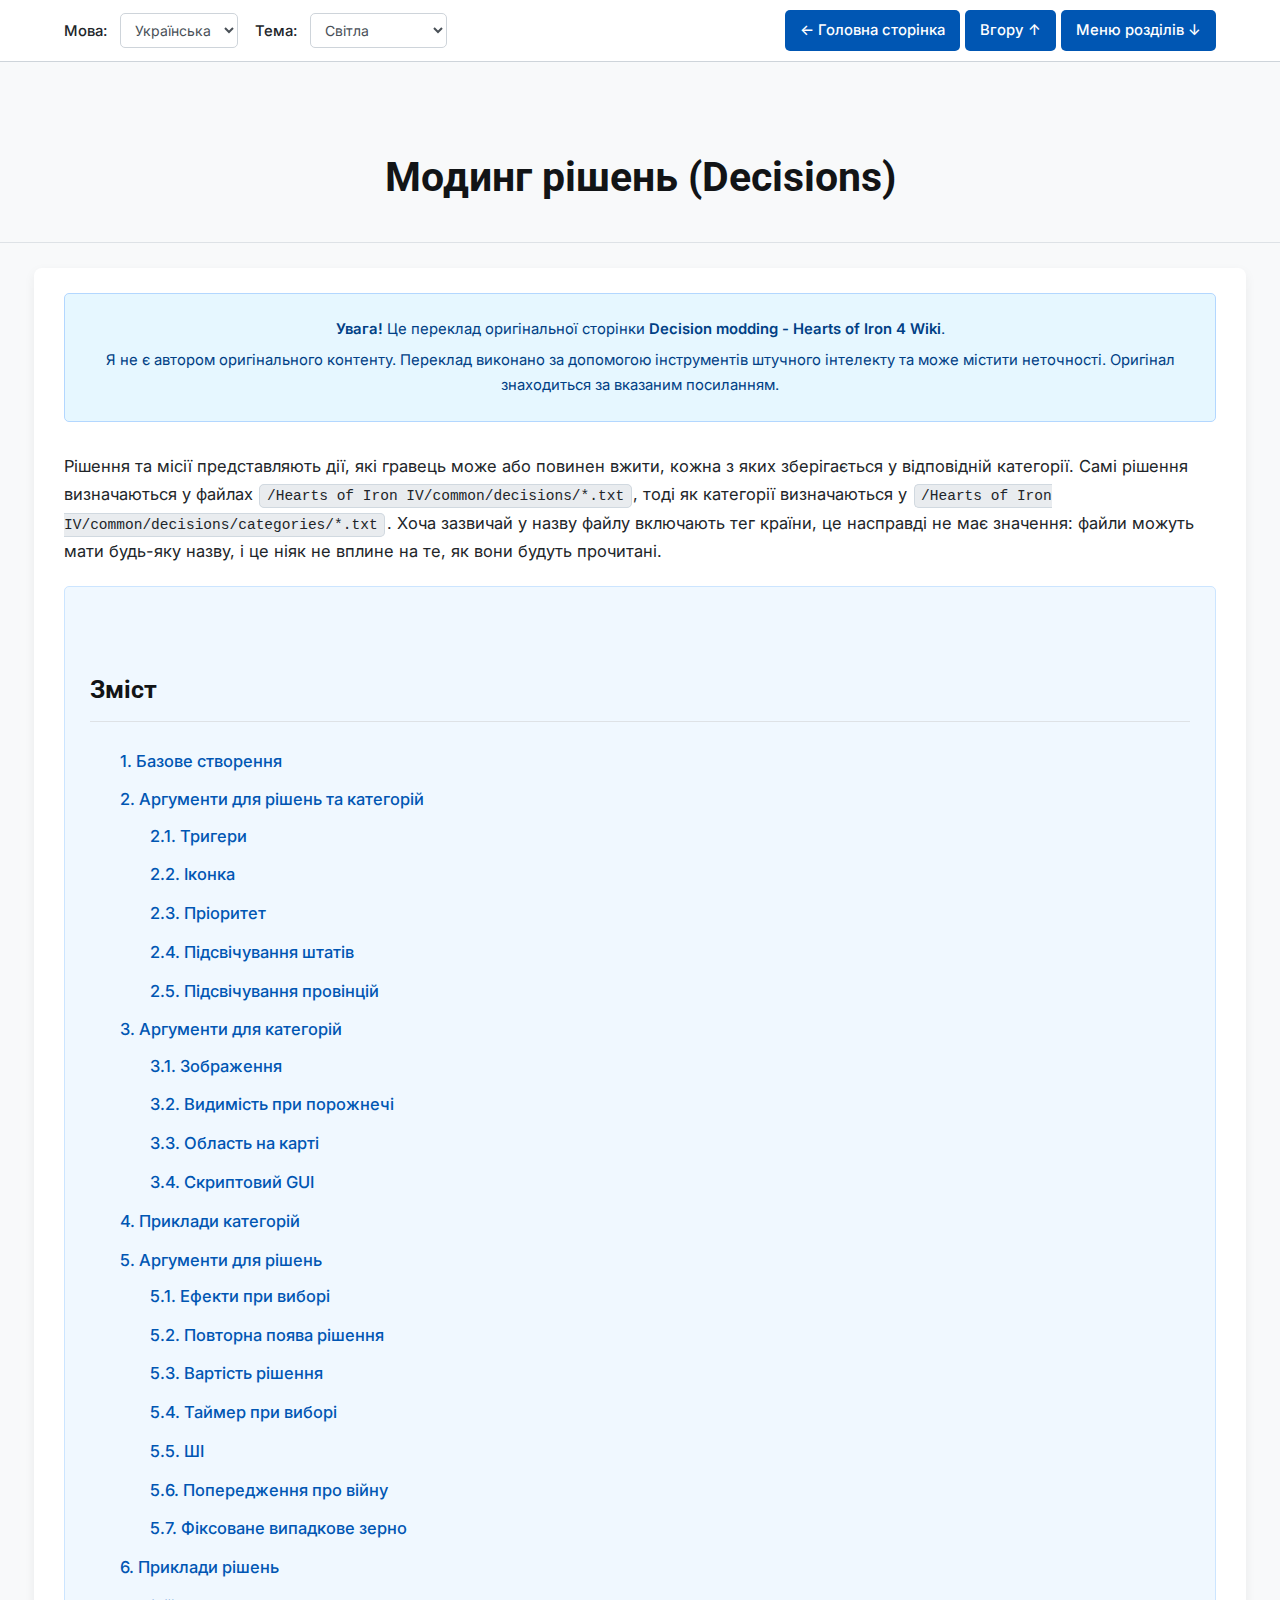
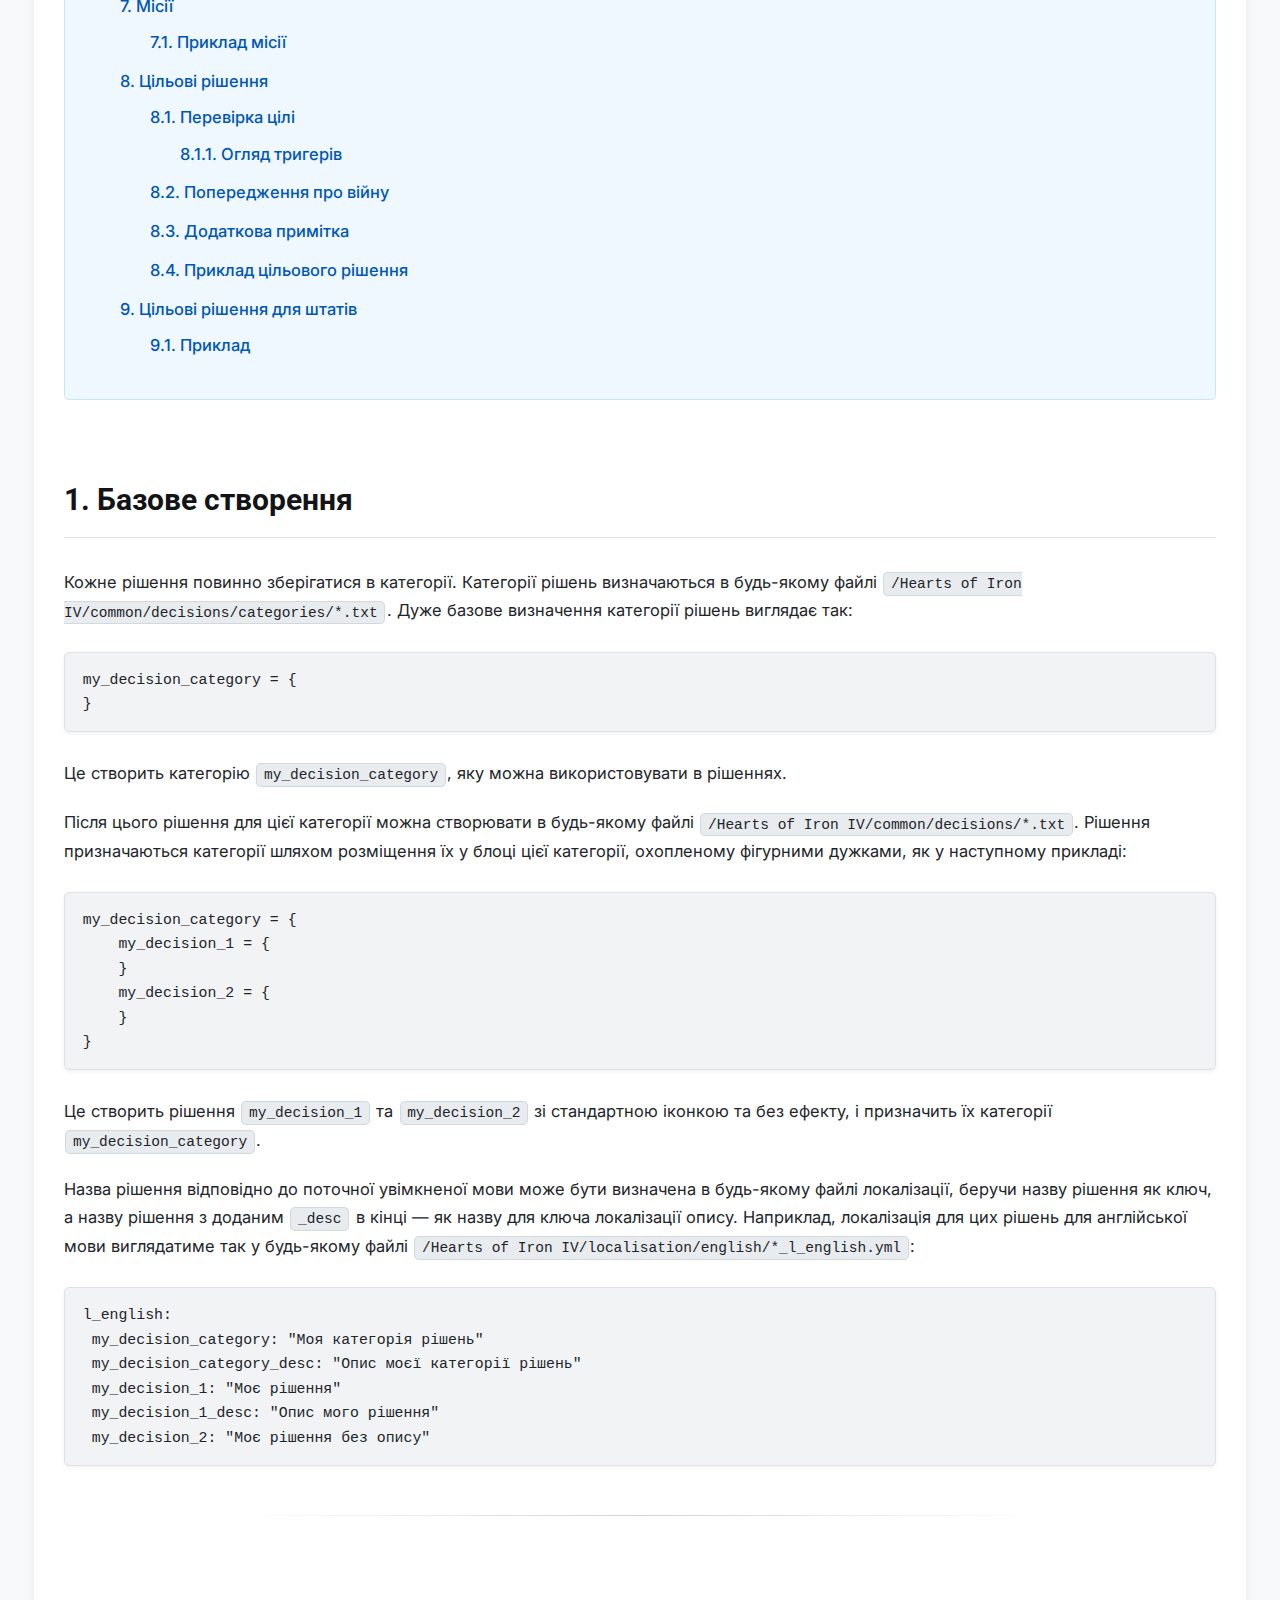
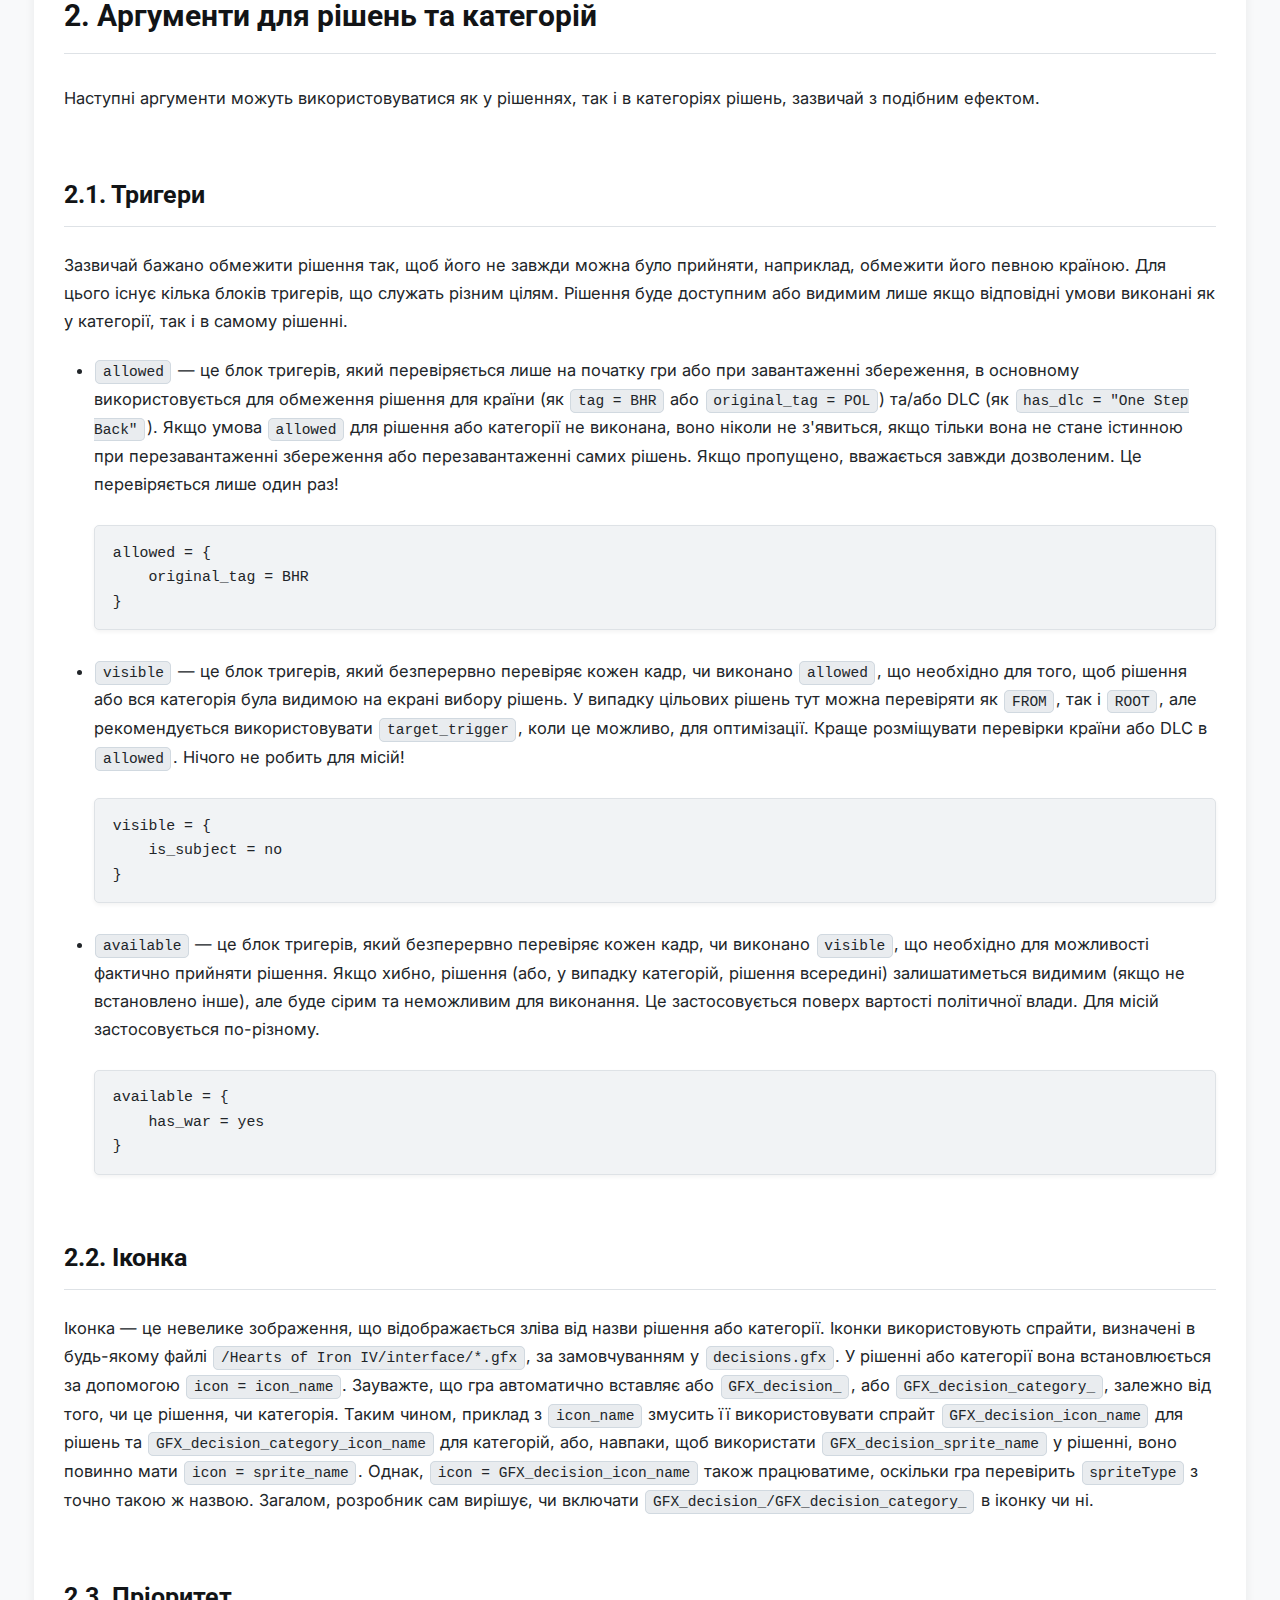
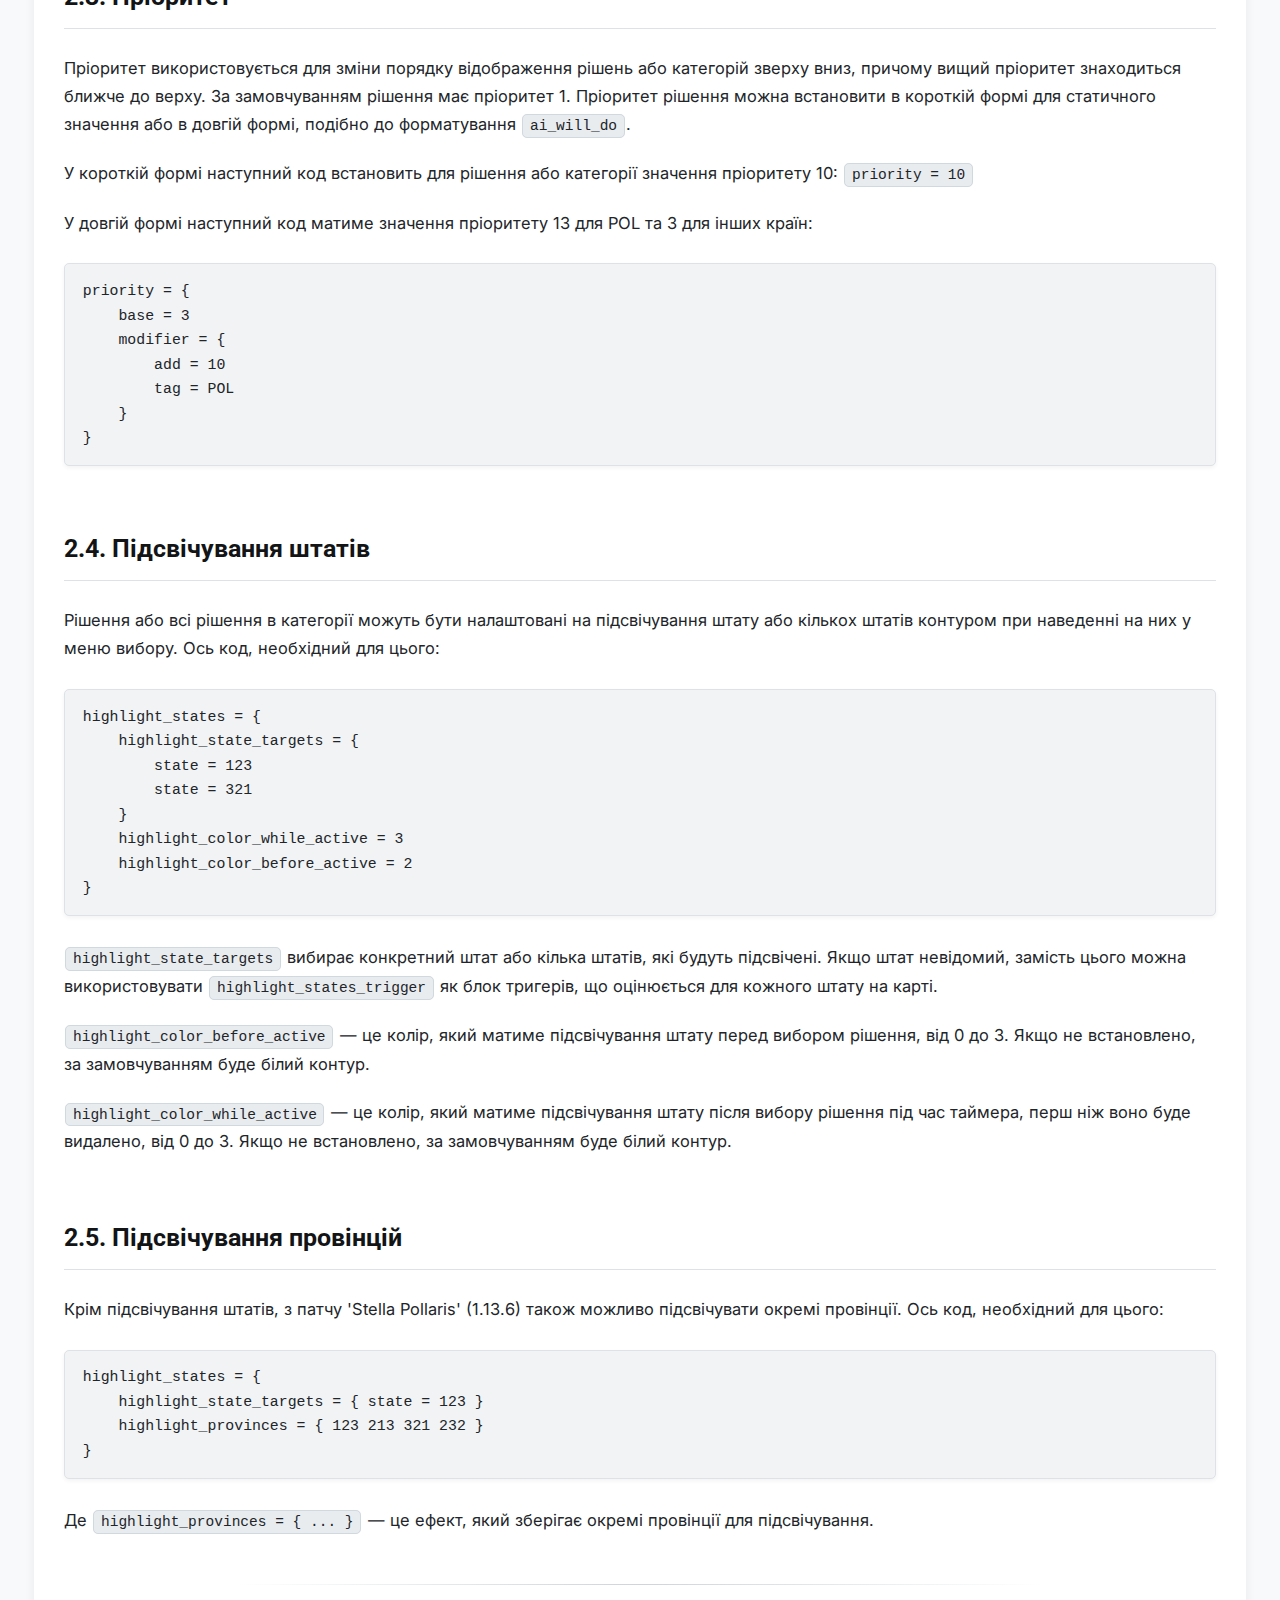
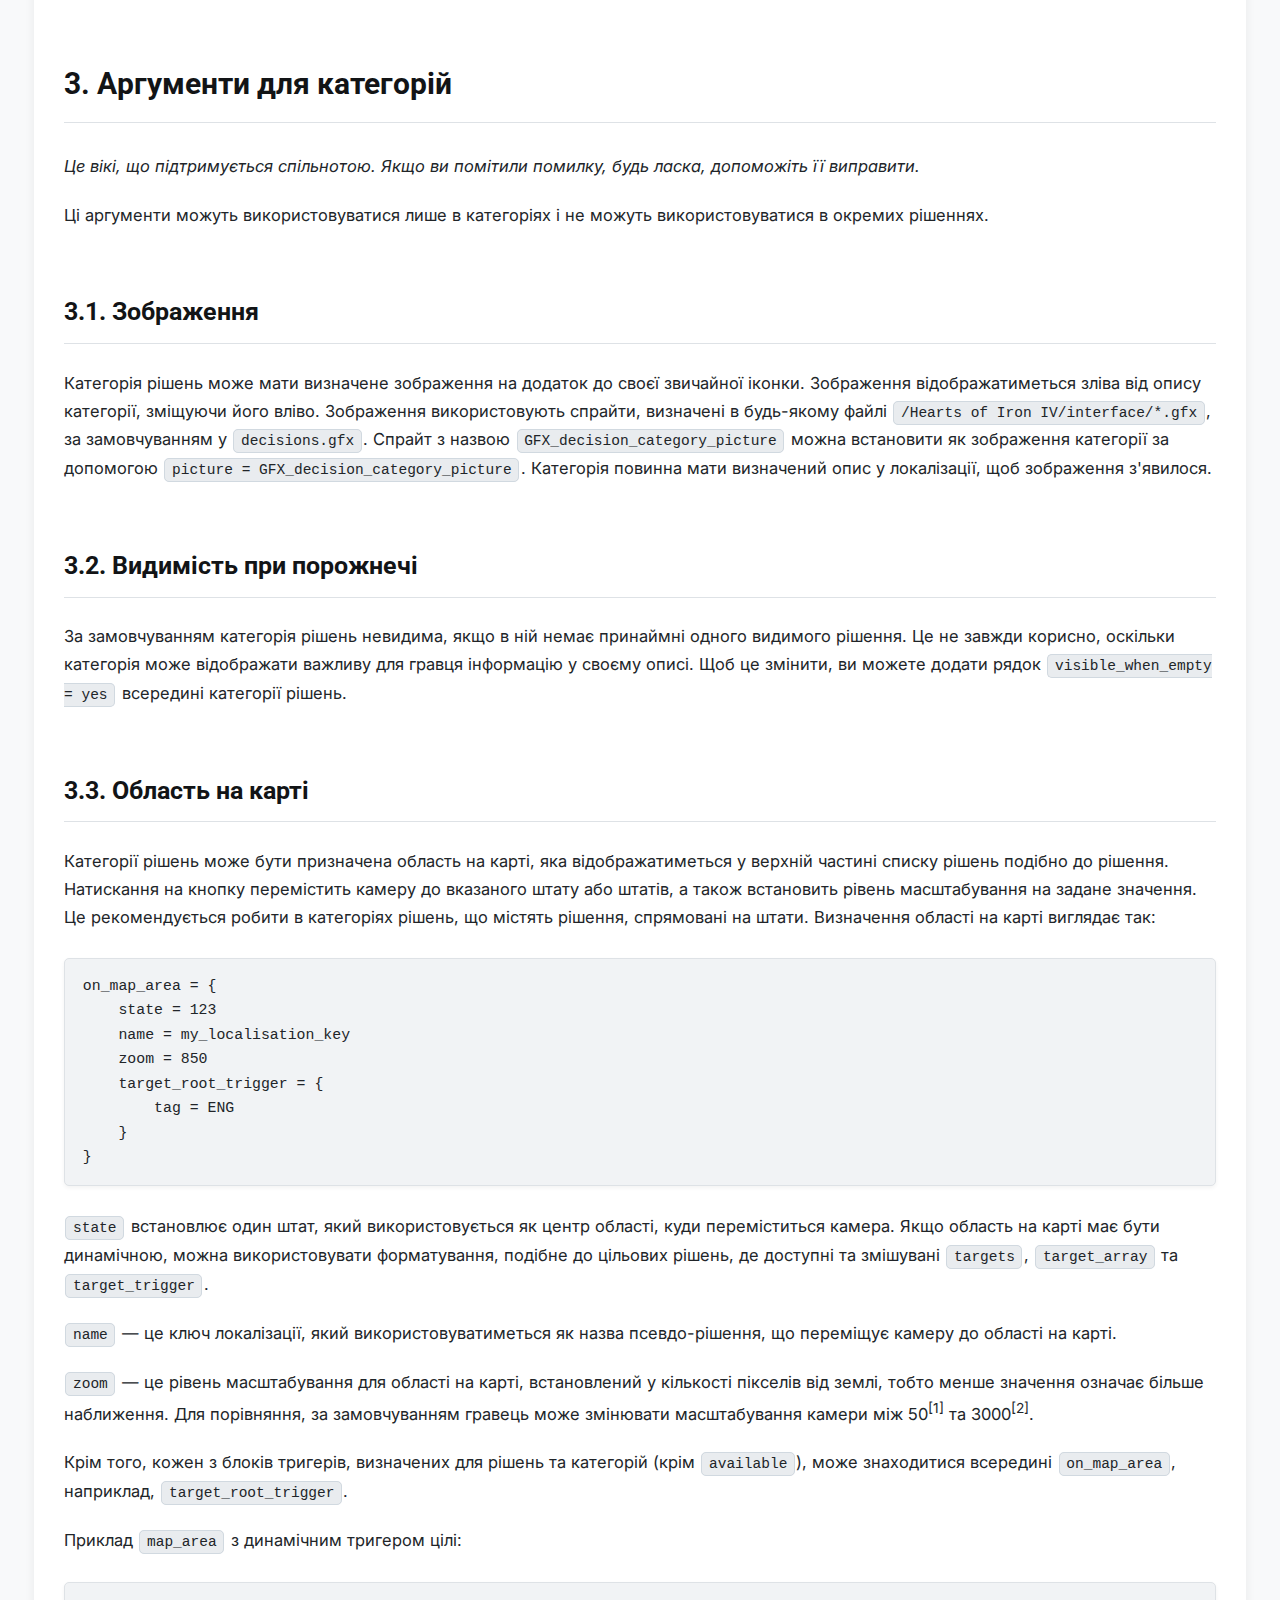
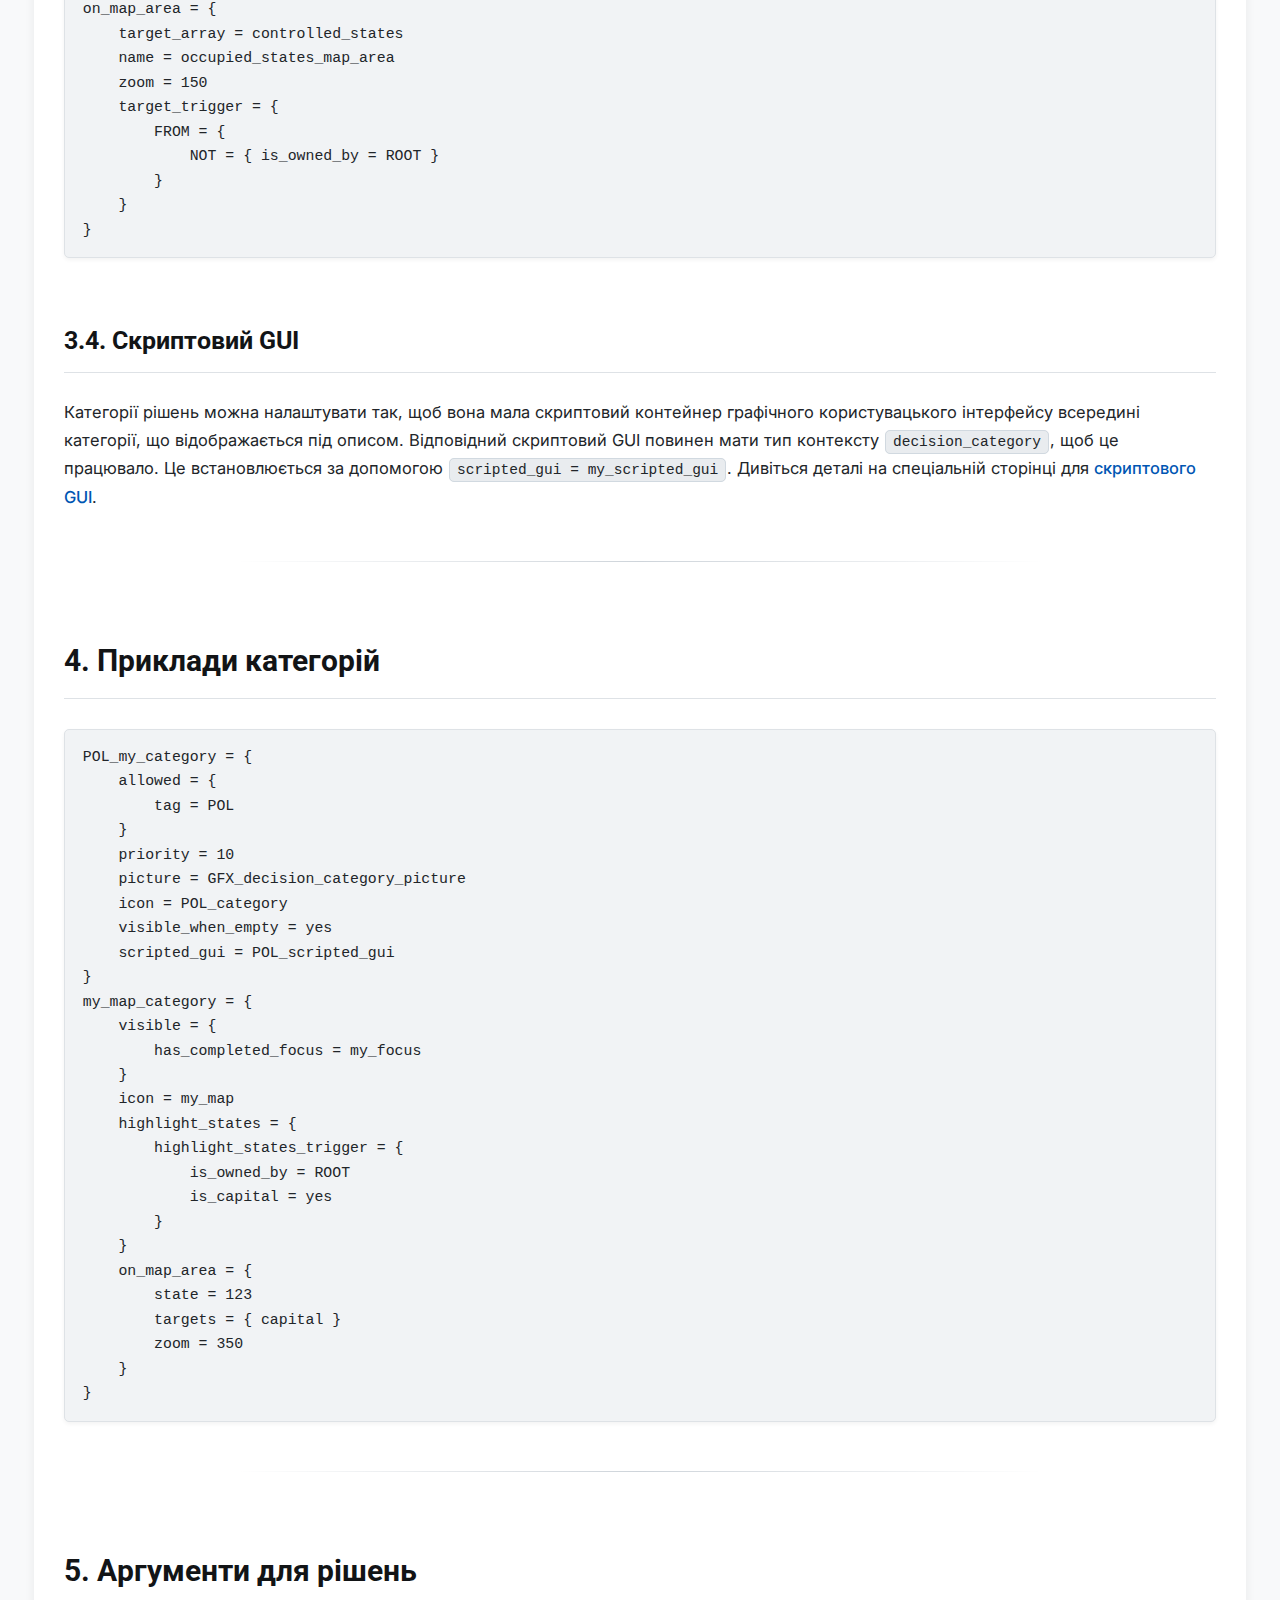
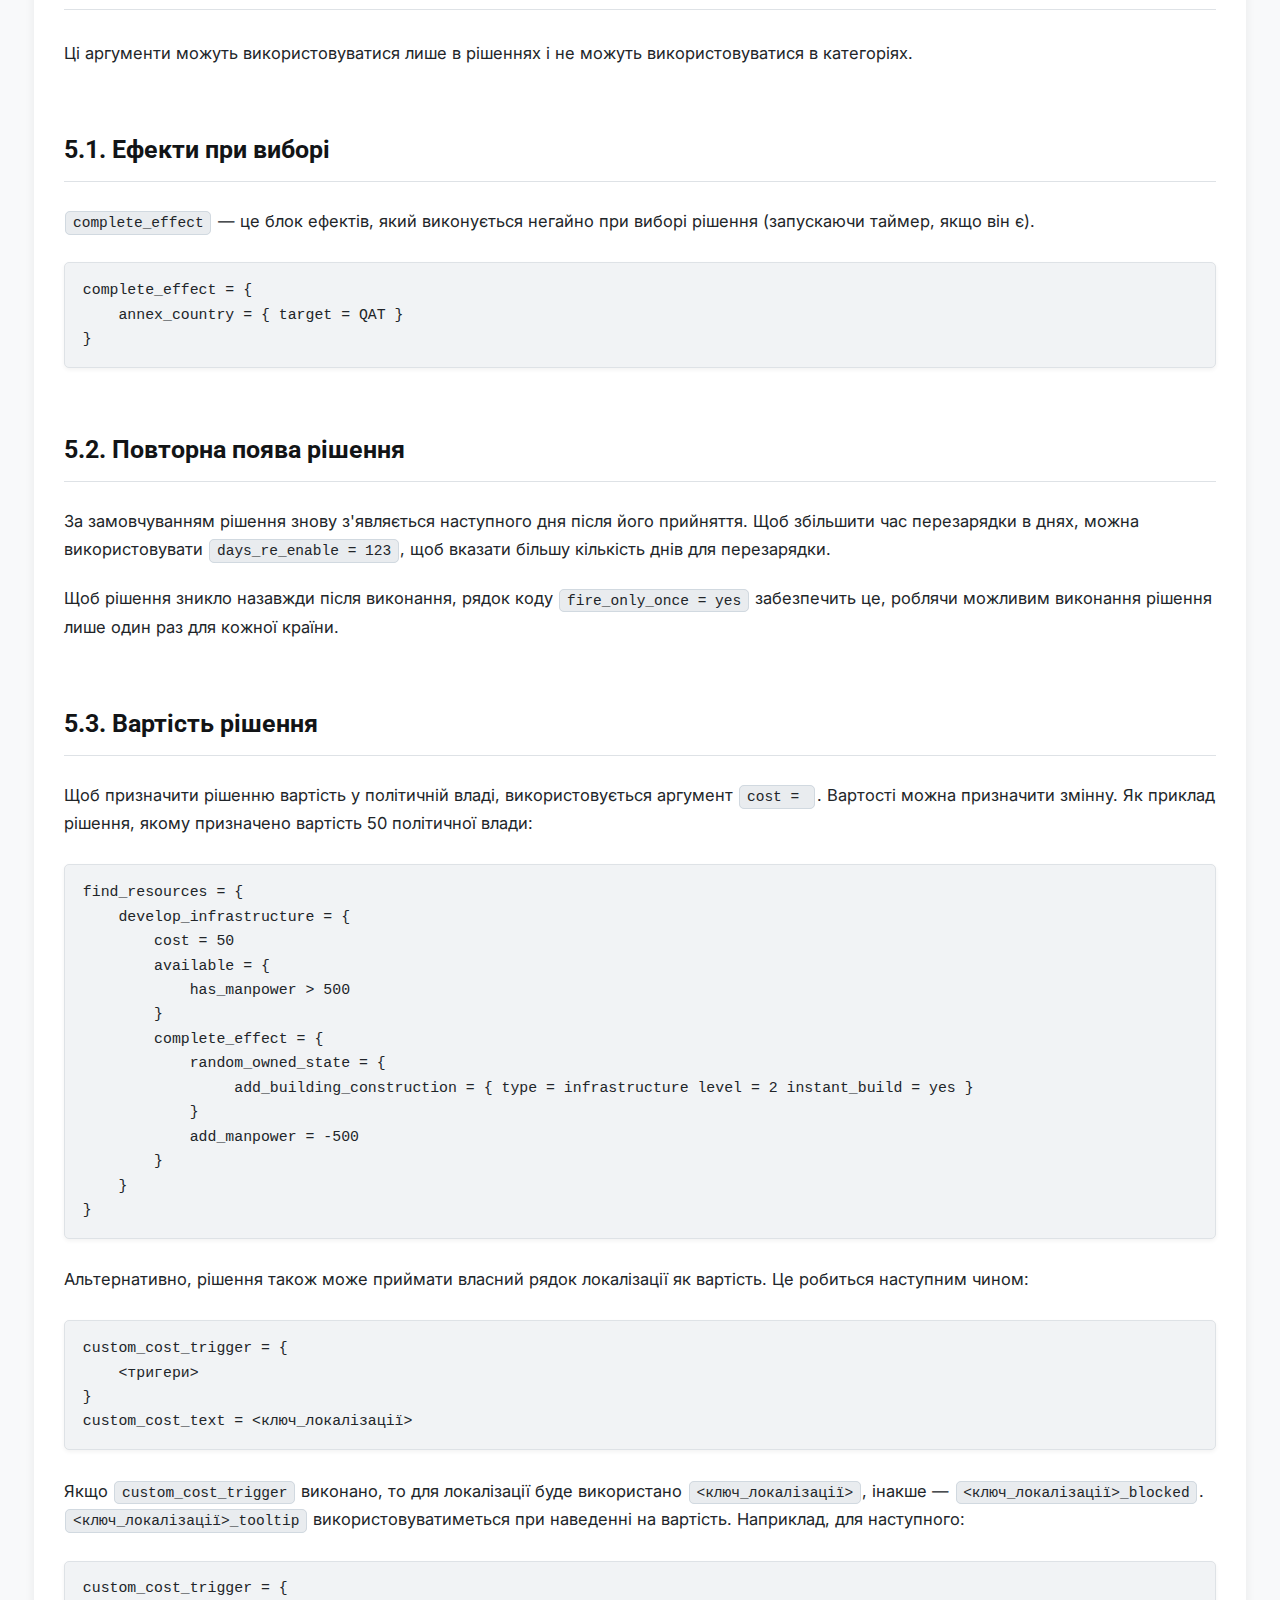
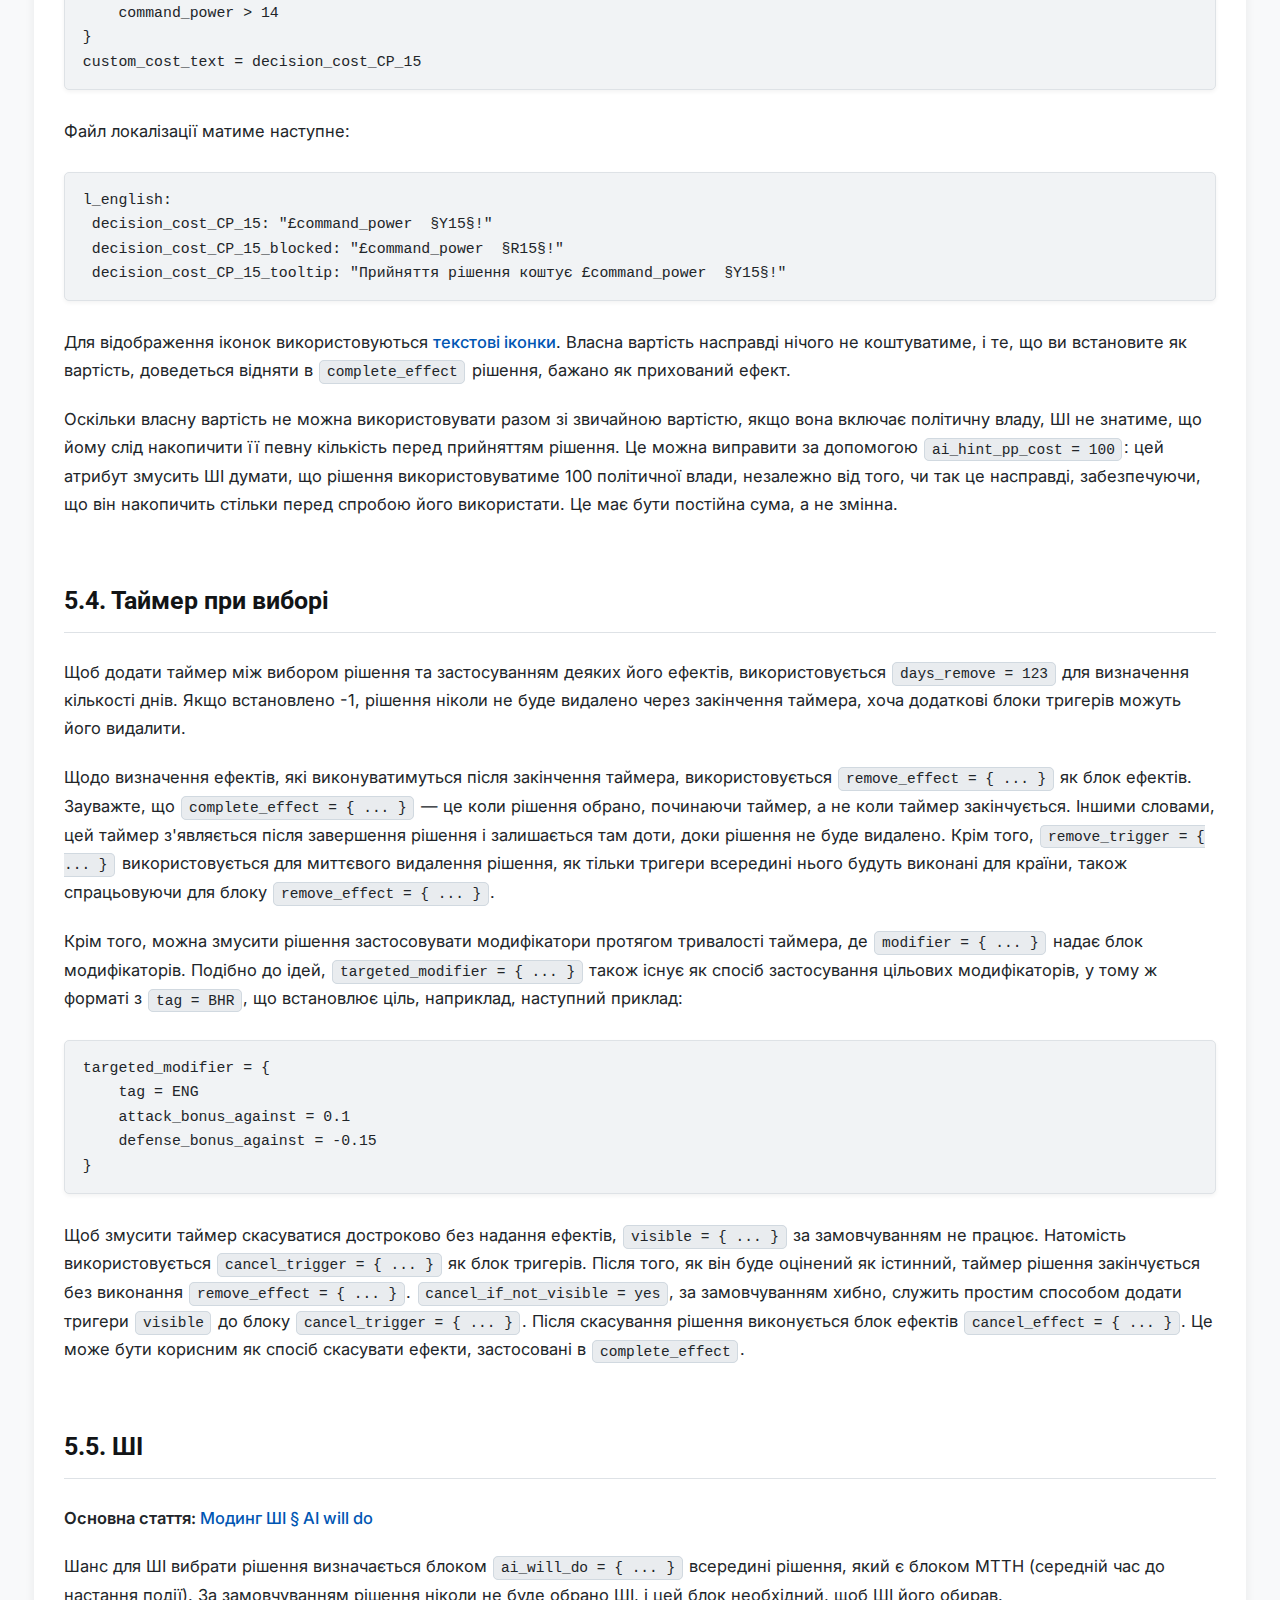
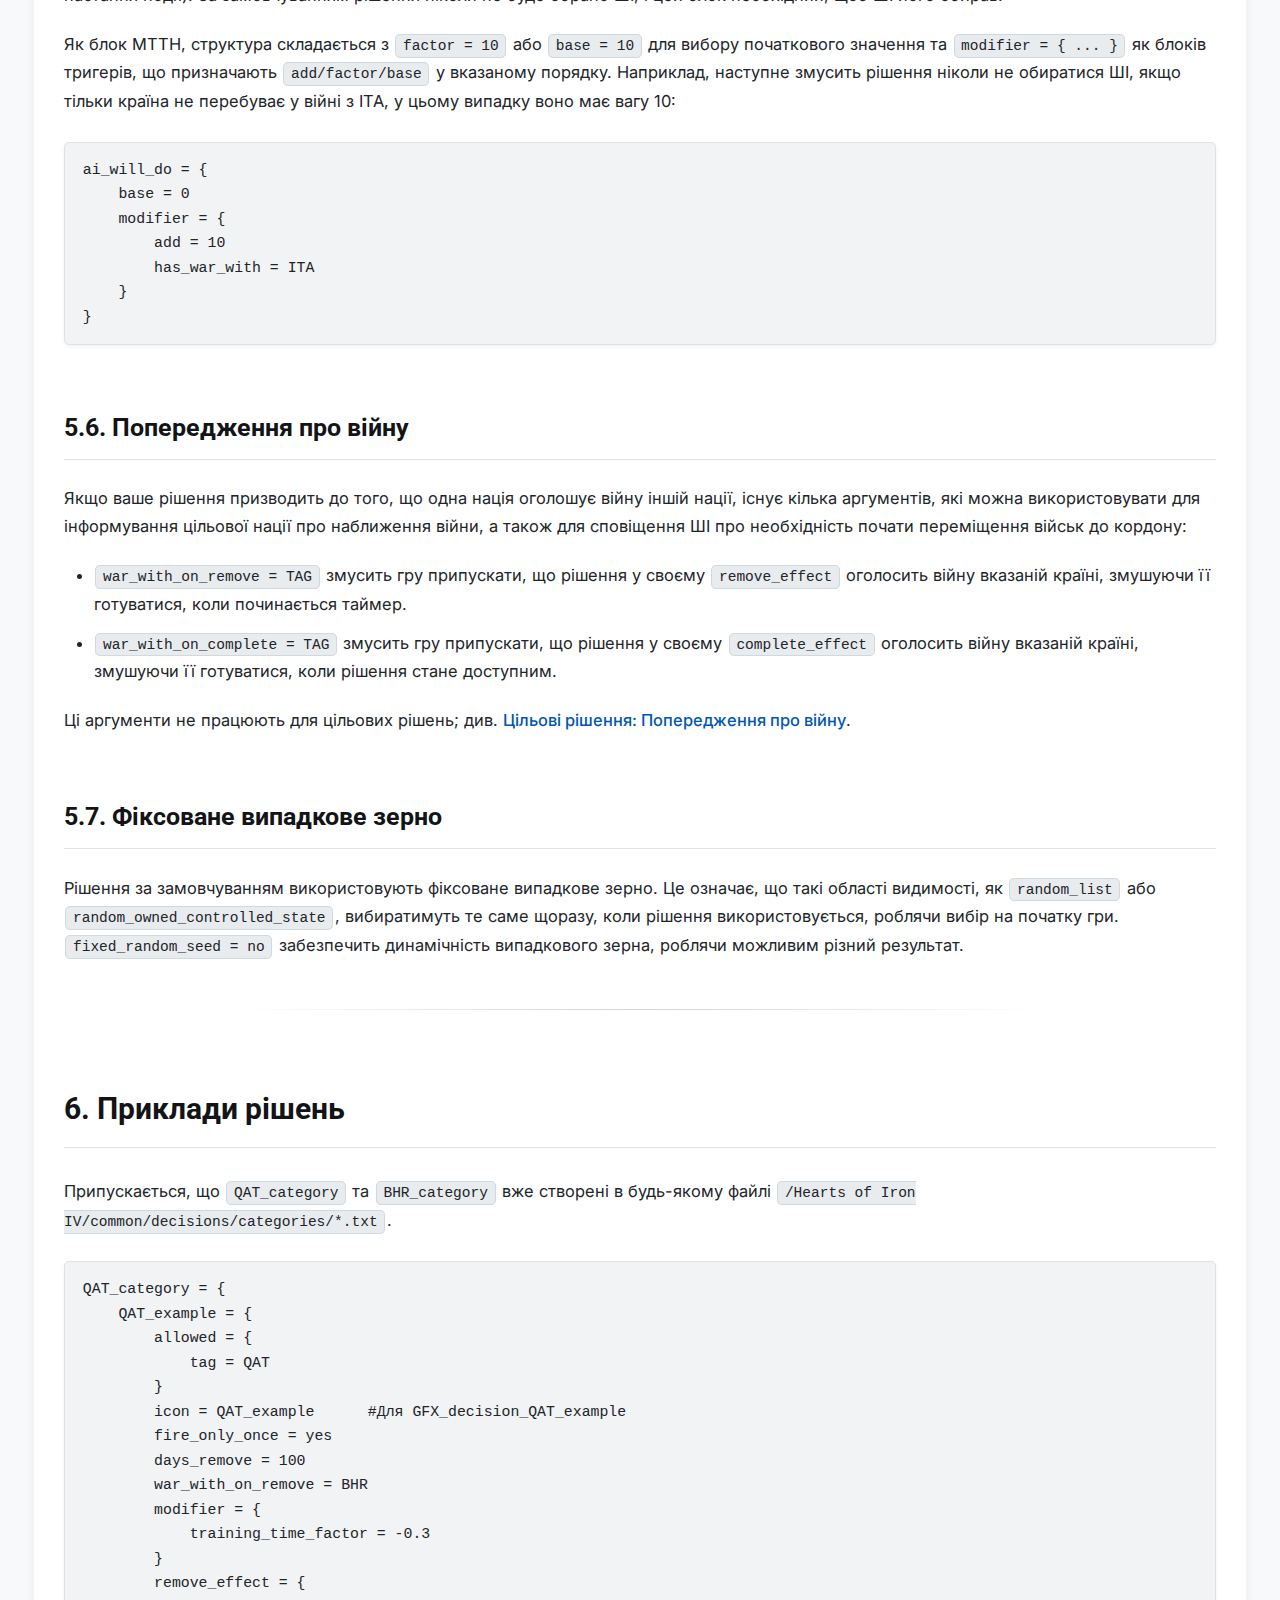
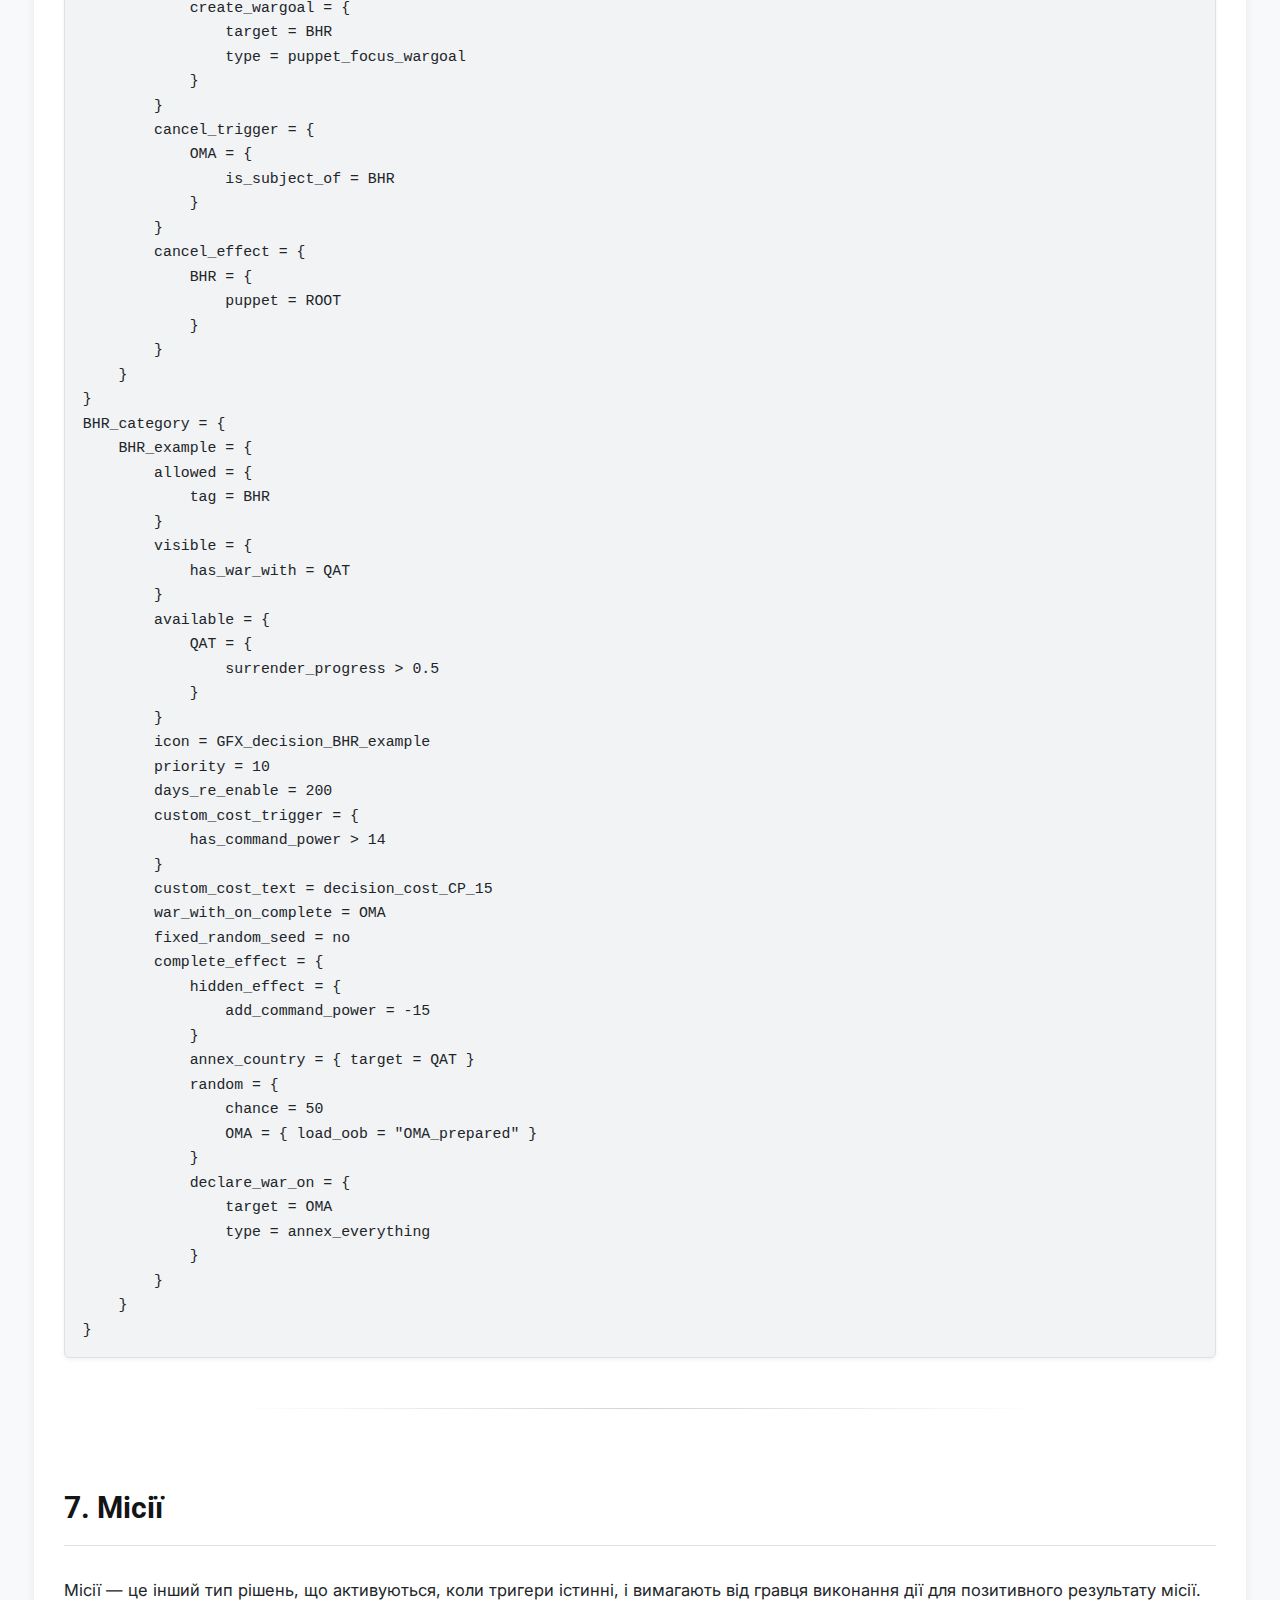
<file: decisions.html>
<!DOCTYPE html>
<html lang="uk">
<head>
    <meta charset="UTF-8">
    <meta name="viewport" content="width=device-width, initial-scale=1.0">
    <title>Модинг Рішень HOI4</title>

    <link rel="preconnect" href="https://fonts.googleapis.com">
    <link rel="preconnect" href="https://fonts.gstatic.com" crossorigin>
    <link href="https://fonts.googleapis.com/css2?family=Inter:wght@400;500;600;700&family=Roboto:wght@700&display=swap" rel="stylesheet">
    
    <!-- Посилання на ваш існуючий файл CSS -->
    <link rel="stylesheet" href="./styles/styles.css"> 
</head>
<body class="theme-light theme-dark-base"> 
<div class="page-wrapper">
    <div class="top-bar">
        <div class="controls">
            <label for="language-switcher">Мова:</label>
            <select id="language-switcher" onchange="switchLanguage(this.value)">
                <option value="uk" selected>Українська</option>
                <option value="ru">Русский</option> 
            </select>

            <label for="theme-switcher">Тема:</label>
            <select id="theme-switcher">
                <option value="theme-light">Світла</option>
                <option value="theme-aistudio-dark">AI Studio Dark</option>
                <option value="theme-nord-dark">Nord Dark</option>
                <option value="theme-dracula">Dracula</option>
                <option value="theme-one-dark-pro">One Dark Pro</option>
            </select>
        </div>
        <div class="quick-nav-link">
            <a href="./index" class="nav-button">← Головна сторінка</a> 
            <a href="#header-text" class="nav-button">Вгору &#x2191;</a>
            <a href="#focused-navigation-menu" class="nav-button">Меню розділів &#x2193;</a>
        </div>
    </div>

    <header>
        <h1 id="header-text">Модинг рішень (Decisions)</h1>
    </header>

    <div class="container">
        <div class="disclaimer">
            <p><strong>Увага!</strong> Це переклад оригінальної сторінки <a href="https://hoi4.paradoxwikis.com/Decision_modding" target="_blank" rel="noopener noreferrer">Decision modding - Hearts of Iron 4 Wiki</a>.</p>
            <p>Я не є автором оригінального контенту. Переклад виконано за допомогою інструментів штучного інтелекту та може містити неточності. Оригінал знаходиться за вказаним посиланням.</p>
        </div>

        <div id="main-content">
            <p>Рішення та місії представляють дії, які гравець може або повинен вжити, кожна з яких зберігається у відповідній категорії. Самі рішення визначаються у файлах <code>/Hearts of Iron IV/common/decisions/*.txt</code>, тоді як категорії визначаються у <code>/Hearts of Iron IV/common/decisions/categories/*.txt</code>. Хоча зазвичай у назву файлу включають тег країни, це насправді не має значення: файли можуть мати будь-яку назву, і це ніяк не вплине на те, як вони будуть прочитані.</p>

            <div class="table-of-contents">
                <h3>Зміст</h3>
                <ul>
                    <li><a href="#basic-creation">1. Базове створення</a></li>
                    <li><a href="#arguments-decisions-categories">2. Аргументи для рішень та категорій</a>
                        <ul>
                            <li><a href="#triggers">2.1. Тригери</a></li>
                            <li><a href="#icon">2.2. Іконка</a></li>
                            <li><a href="#priority">2.3. Пріоритет</a></li>
                            <li><a href="#state-highlighting">2.4. Підсвічування штатів</a></li>
                            <li><a href="#province-highlighting">2.5. Підсвічування провінцій</a></li>
                        </ul>
                    </li>
                    <li><a href="#arguments-categories">3. Аргументи для категорій</a>
                        <ul>
                            <li><a href="#picture-cat">3.1. Зображення</a></li>
                            <li><a href="#visibility-empty">3.2. Видимість при порожнечі</a></li>
                            <li><a href="#map-area">3.3. Область на карті</a></li>
                            <li><a href="#scripted-gui-cat">3.4. Скриптовий GUI</a></li>
                        </ul>
                    </li>
                    <li><a href="#category-examples">4. Приклади категорій</a></li>
                    <li><a href="#arguments-decisions">5. Аргументи для рішень</a>
                        <ul>
                            <li><a href="#effects-selection">5.1. Ефекти при виборі</a></li>
                            <li><a href="#decision-reappearing">5.2. Повторна поява рішення</a></li>
                            <li><a href="#decision-cost">5.3. Вартість рішення</a></li>
                            <li><a href="#timer-selection">5.4. Таймер при виборі</a></li>
                            <li><a href="#ai-decision">5.5. ШІ</a></li>
                            <li><a href="#warning-war">5.6. Попередження про війну</a></li>
                            <li><a href="#fixed-random-seed">5.7. Фіксоване випадкове зерно</a></li>
                        </ul>
                    </li>
                    <li><a href="#decision-examples">6. Приклади рішень</a></li>
                    <li><a href="#missions">7. Місії</a>
                        <ul>
                            <li><a href="#mission-example">7.1. Приклад місії</a></li>
                        </ul>
                    </li>
                    <li><a href="#targeted-decisions">8. Цільові рішення</a>
                        <ul>
                            <li><a href="#checking-target">8.1. Перевірка цілі</a>
                                <ul>
                                    <li><a href="#triggers-overview">8.1.1. Огляд тригерів</a></li>
                                </ul>
                            </li>
                            <li><a href="#warning-war-targeted">8.2. Попередження про війну</a></li>
                            <li><a href="#additional-note-targeted">8.3. Додаткова примітка</a></li>
                            <li><a href="#targeted-decision-example">8.4. Приклад цільового рішення</a></li>
                        </ul>
                    </li>
                    <li><a href="#state-targeted-decisions">9. Цільові рішення для штатів</a>
                        <ul>
                            <li><a href="#example-state-targeted">9.1. Приклад</a></li>
                        </ul>
                    </li>
                </ul>
            </div>
            
            <h2 id="basic-creation">1. Базове створення</h2>
            <p>Кожне рішення повинно зберігатися в категорії. Категорії рішень визначаються в будь-якому файлі <code>/Hearts of Iron IV/common/decisions/categories/*.txt</code>. Дуже базове визначення категорії рішень виглядає так:</p>
            <pre><code>my_decision_category = {
}</code></pre>
            <p>Це створить категорію <code>my_decision_category</code>, яку можна використовувати в рішеннях.</p>
            <p>Після цього рішення для цієї категорії можна створювати в будь-якому файлі <code>/Hearts of Iron IV/common/decisions/*.txt</code>. Рішення призначаються категорії шляхом розміщення їх у блоці цієї категорії, охопленому фігурними дужками, як у наступному прикладі:</p>
            <pre><code>my_decision_category = {
    my_decision_1 = {
    }
    my_decision_2 = {
    }
}</code></pre>
            <p>Це створить рішення <code>my_decision_1</code> та <code>my_decision_2</code> зі стандартною іконкою та без ефекту, і призначить їх категорії <code>my_decision_category</code>.</p>
            <p>Назва рішення відповідно до поточної увімкненої мови може бути визначена в будь-якому файлі локалізації, беручи назву рішення як ключ, а назву рішення з доданим <code>_desc</code> в кінці — як назву для ключа локалізації опису. Наприклад, локалізація для цих рішень для англійської мови виглядатиме так у будь-якому файлі <code>/Hearts of Iron IV/localisation/english/*_l_english.yml</code>:</p>
            <pre><code>l_english:
 my_decision_category: "Моя категорія рішень"
 my_decision_category_desc: "Опис моєї категорії рішень"
 my_decision_1: "Моє рішення"
 my_decision_1_desc: "Опис мого рішення"
 my_decision_2: "Моє рішення без опису"</code></pre>

            <hr>
            <h2 id="arguments-decisions-categories">2. Аргументи для рішень та категорій</h2>
            <p>Наступні аргументи можуть використовуватися як у рішеннях, так і в категоріях рішень, зазвичай з подібним ефектом.</p>

            <h3 id="triggers">2.1. Тригери</h3>
            <p>Зазвичай бажано обмежити рішення так, щоб його не завжди можна було прийняти, наприклад, обмежити його певною країною. Для цього існує кілька блоків тригерів, що служать різним цілям. Рішення буде доступним або видимим лише якщо відповідні умови виконані як у категорії, так і в самому рішенні.</p>
            <ul>
                <li><code>allowed</code> — це блок тригерів, який перевіряється лише на початку гри або при завантаженні збереження, в основному використовується для обмеження рішення для країни (як <code>tag = BHR</code> або <code>original_tag = POL</code>) та/або DLC (як <code>has_dlc = "One Step Back"</code>). Якщо умова <code>allowed</code> для рішення або категорії не виконана, воно ніколи не з'явиться, якщо тільки вона не стане істинною при перезавантаженні збереження або перезавантаженні самих рішень. Якщо пропущено, вважається завжди дозволеним. Це перевіряється лише один раз!
                <pre><code>allowed = {
    original_tag = BHR
}</code></pre>
                </li>
                <li><code>visible</code> — це блок тригерів, який безперервно перевіряє кожен кадр, чи виконано <code>allowed</code>, що необхідно для того, щоб рішення або вся категорія була видимою на екрані вибору рішень. У випадку цільових рішень тут можна перевіряти як <code>FROM</code>, так і <code>ROOT</code>, але рекомендується використовувати <code>target_trigger</code>, коли це можливо, для оптимізації. Краще розміщувати перевірки країни або DLC в <code>allowed</code>. Нічого не робить для місій!
                <pre><code>visible = {
    is_subject = no
}</code></pre>
                </li>
                <li><code>available</code> — це блок тригерів, який безперервно перевіряє кожен кадр, чи виконано <code>visible</code>, що необхідно для можливості фактично прийняти рішення. Якщо хибно, рішення (або, у випадку категорій, рішення всередині) залишатиметься видимим (якщо не встановлено інше), але буде сірим та неможливим для виконання. Це застосовується поверх вартості політичної влади. Для місій застосовується по-різному.
                <pre><code>available = {
    has_war = yes
}</code></pre>
                </li>
            </ul>

            <h3 id="icon">2.2. Іконка</h3>
            <p>Іконка — це невелике зображення, що відображається зліва від назви рішення або категорії. Іконки використовують спрайти, визначені в будь-якому файлі <code>/Hearts of Iron IV/interface/*.gfx</code>, за замовчуванням у <code>decisions.gfx</code>. У рішенні або категорії вона встановлюється за допомогою <code>icon = icon_name</code>. Зауважте, що гра автоматично вставляє або <code>GFX_decision_</code>, або <code>GFX_decision_category_</code>, залежно від того, чи це рішення, чи категорія. Таким чином, приклад з <code>icon_name</code> змусить її використовувати спрайт <code>GFX_decision_icon_name</code> для рішень та <code>GFX_decision_category_icon_name</code> для категорій, або, навпаки, щоб використати <code>GFX_decision_sprite_name</code> у рішенні, воно повинно мати <code>icon = sprite_name</code>. Однак, <code>icon = GFX_decision_icon_name</code> також працюватиме, оскільки гра перевірить <code>spriteType</code> з точно такою ж назвою. Загалом, розробник сам вирішує, чи включати <code>GFX_decision_/GFX_decision_category_</code> в іконку чи ні.</p>

            <h3 id="priority">2.3. Пріоритет</h3>
            <p>Пріоритет використовується для зміни порядку відображення рішень або категорій зверху вниз, причому вищий пріоритет знаходиться ближче до верху. За замовчуванням рішення має пріоритет 1. Пріоритет рішення можна встановити в короткій формі для статичного значення або в довгій формі, подібно до форматування <code>ai_will_do</code>.</p>
            <p>У короткій формі наступний код встановить для рішення або категорії значення пріоритету 10: <code>priority = 10</code></p>
            <p>У довгій формі наступний код матиме значення пріоритету 13 для POL та 3 для інших країн:</p>
            <pre><code>priority = {
    base = 3
    modifier = {
        add = 10
        tag = POL
    }
}</code></pre>

            <h3 id="state-highlighting">2.4. Підсвічування штатів</h3>
            <p>Рішення або всі рішення в категорії можуть бути налаштовані на підсвічування штату або кількох штатів контуром при наведенні на них у меню вибору. Ось код, необхідний для цього:</p>
            <pre><code>highlight_states = {
    highlight_state_targets = {
        state = 123
        state = 321
    }
    highlight_color_while_active = 3
    highlight_color_before_active = 2
}</code></pre>
            <p><code>highlight_state_targets</code> вибирає конкретний штат або кілька штатів, які будуть підсвічені. Якщо штат невідомий, замість цього можна використовувати <code>highlight_states_trigger</code> як блок тригерів, що оцінюється для кожного штату на карті.</p>
            <p><code>highlight_color_before_active</code> — це колір, який матиме підсвічування штату перед вибором рішення, від 0 до 3. Якщо не встановлено, за замовчуванням буде білий контур.</p>
            <p><code>highlight_color_while_active</code> — це колір, який матиме підсвічування штату після вибору рішення під час таймера, перш ніж воно буде видалено, від 0 до 3. Якщо не встановлено, за замовчуванням буде білий контур.</p>

            <h3 id="province-highlighting">2.5. Підсвічування провінцій</h3>
            <p>Крім підсвічування штатів, з патчу 'Stella Pollaris' (1.13.6) також можливо підсвічувати окремі провінції. Ось код, необхідний для цього:</p>
            <pre><code>highlight_states = {
    highlight_state_targets = { state = 123 }
    highlight_provinces = { 123 213 321 232 }
}</code></pre>
            <p>Де <code>highlight_provinces = { ... }</code> — це ефект, який зберігає окремі провінції для підсвічування.</p>

            <hr>
            <h2 id="arguments-categories">3. Аргументи для категорій</h2>
            <p><em>Це вікі, що підтримується спільнотою. Якщо ви помітили помилку, будь ласка, допоможіть її виправити.</em></p>
            <p>Ці аргументи можуть використовуватися лише в категоріях і не можуть використовуватися в окремих рішеннях.</p>

            <h3 id="picture-cat">3.1. Зображення</h3>
            <p>Категорія рішень може мати визначене зображення на додаток до своєї звичайної іконки. Зображення відображатиметься зліва від опису категорії, зміщуючи його вліво. Зображення використовують спрайти, визначені в будь-якому файлі <code>/Hearts of Iron IV/interface/*.gfx</code>, за замовчуванням у <code>decisions.gfx</code>. Спрайт з назвою <code>GFX_decision_category_picture</code> можна встановити як зображення категорії за допомогою <code>picture = GFX_decision_category_picture</code>. Категорія повинна мати визначений опис у локалізації, щоб зображення з'явилося.</p>

            <h3 id="visibility-empty">3.2. Видимість при порожнечі</h3>
            <p>За замовчуванням категорія рішень невидима, якщо в ній немає принаймні одного видимого рішення. Це не завжди корисно, оскільки категорія може відображати важливу для гравця інформацію у своєму описі. Щоб це змінити, ви можете додати рядок <code>visible_when_empty = yes</code> всередині категорії рішень.</p>

            <h3 id="map-area">3.3. Область на карті</h3>
            <p>Категорії рішень може бути призначена область на карті, яка відображатиметься у верхній частині списку рішень подібно до рішення. Натискання на кнопку перемістить камеру до вказаного штату або штатів, а також встановить рівень масштабування на задане значення. Це рекомендується робити в категоріях рішень, що містять рішення, спрямовані на штати. Визначення області на карті виглядає так:</p>
            <pre><code>on_map_area = {
    state = 123 
    name = my_localisation_key
    zoom = 850
    target_root_trigger = {
        tag = ENG
    }
}</code></pre>
            <p><code>state</code> встановлює один штат, який використовується як центр області, куди переміститься камера. Якщо область на карті має бути динамічною, можна використовувати форматування, подібне до цільових рішень, де доступні та змішувані <code>targets</code>, <code>target_array</code> та <code>target_trigger</code>.</p>
            <p><code>name</code> — це ключ локалізації, який використовуватиметься як назва псевдо-рішення, що переміщує камеру до області на карті.</p>
            <p><code>zoom</code> — це рівень масштабування для області на карті, встановлений у кількості пікселів від землі, тобто менше значення означає більше наближення. Для порівняння, за замовчуванням гравець може змінювати масштабування камери між 50<sup>[1]</sup> та 3000<sup>[2]</sup>.</p>
            <p>Крім того, кожен з блоків тригерів, визначених для рішень та категорій (крім <code>available</code>), може знаходитися всередині <code>on_map_area</code>, наприклад, <code>target_root_trigger</code>.</p>
            <p>Приклад <code>map_area</code> з динамічним тригером цілі:</p>
            <pre><code>on_map_area = {
    target_array = controlled_states
    name = occupied_states_map_area
    zoom = 150
    target_trigger = {
        FROM = {
            NOT = { is_owned_by = ROOT }
        }
    }
}</code></pre>

            <h3 id="scripted-gui-cat">3.4. Скриптовий GUI</h3>
            <p>Категорії рішень можна налаштувати так, щоб вона мала скриптовий контейнер графічного користувацького інтерфейсу всередині категорії, що відображається під описом. Відповідний скриптовий GUI повинен мати тип контексту <code>decision_category</code>, щоб це працювало. Це встановлюється за допомогою <code>scripted_gui = my_scripted_gui</code>. Дивіться деталі на спеціальній сторінці для <a href="https://hoi4.paradoxwikis.com/Scripted_GUI" target="_blank" rel="noopener noreferrer">скриптового GUI</a>.</p>

            <hr>
            <h2 id="category-examples">4. Приклади категорій</h2>
            <pre><code>POL_my_category = {
    allowed = {
        tag = POL
    }
    priority = 10
    picture = GFX_decision_category_picture
    icon = POL_category
    visible_when_empty = yes
    scripted_gui = POL_scripted_gui
}
my_map_category = {
    visible = {
        has_completed_focus = my_focus
    }
    icon = my_map
    highlight_states = {
        highlight_states_trigger = {
            is_owned_by = ROOT
            is_capital = yes
        }
    }
    on_map_area = {
        state = 123 
        targets = { capital }
        zoom = 350
    }
}</code></pre>

            <hr>
            <h2 id="arguments-decisions">5. Аргументи для рішень</h2>
            <p>Ці аргументи можуть використовуватися лише в рішеннях і не можуть використовуватися в категоріях.</p>

            <h3 id="effects-selection">5.1. Ефекти при виборі</h3>
            <p><code>complete_effect</code> — це блок ефектів, який виконується негайно при виборі рішення (запускаючи таймер, якщо він є).</p>
            <pre><code>complete_effect = {
    annex_country = { target = QAT }
}</code></pre>

            <h3 id="decision-reappearing">5.2. Повторна поява рішення</h3>
            <p>За замовчуванням рішення знову з'являється наступного дня після його прийняття. Щоб збільшити час перезарядки в днях, можна використовувати <code>days_re_enable = 123</code>, щоб вказати більшу кількість днів для перезарядки.</p>
            <p>Щоб рішення зникло назавжди після виконання, рядок коду <code>fire_only_once = yes</code> забезпечить це, роблячи можливим виконання рішення лише один раз для кожної країни.</p>

            <h3 id="decision-cost">5.3. Вартість рішення</h3>
            <p>Щоб призначити рішенню вартість у політичній владі, використовується аргумент <code>cost = <int></code>. Вартості можна призначити змінну. Як приклад рішення, якому призначено вартість 50 політичної влади:</p>
            <pre><code>find_resources = {
    develop_infrastructure = {
        cost = 50
        available = {
            has_manpower > 500
        }
        complete_effect = {
            random_owned_state = {
                 add_building_construction = { type = infrastructure level = 2 instant_build = yes }
            }
            add_manpower = -500
        }
    }
}</code></pre>
            <p>Альтернативно, рішення також може приймати власний рядок локалізації як вартість. Це робиться наступним чином:</p>
            <pre><code>custom_cost_trigger = {
    <тригери>
}
custom_cost_text = <ключ_локалізації></code></pre>
            <p>Якщо <code>custom_cost_trigger</code> виконано, то для локалізації буде використано <code><ключ_локалізації></code>, інакше — <code><ключ_локалізації>_blocked</code>. <code><ключ_локалізації>_tooltip</code> використовуватиметься при наведенні на вартість. Наприклад, для наступного:</p>
            <pre><code>custom_cost_trigger = {
    command_power > 14
}
custom_cost_text = decision_cost_CP_15</code></pre>
            <p>Файл локалізації матиме наступне:</p>
            <pre><code>l_english:
 decision_cost_CP_15: "£command_power  §Y15§!"
 decision_cost_CP_15_blocked: "£command_power  §R15§!"
 decision_cost_CP_15_tooltip: "Прийняття рішення коштує £command_power  §Y15§!"</code></pre>
            <p>Для відображення іконок використовуються <a href="https://hoi4.paradoxwikis.com/Localisation#Text_icons" target="_blank" rel="noopener noreferrer">текстові іконки</a>. Власна вартість насправді нічого не коштуватиме, і те, що ви встановите як вартість, доведеться відняти в <code>complete_effect</code> рішення, бажано як прихований ефект.</p>
            <p>Оскільки власну вартість не можна використовувати разом зі звичайною вартістю, якщо вона включає політичну владу, ШІ не знатиме, що йому слід накопичити її певну кількість перед прийняттям рішення. Це можна виправити за допомогою <code>ai_hint_pp_cost = 100</code>: цей атрибут змусить ШІ думати, що рішення використовуватиме 100 політичної влади, незалежно від того, чи так це насправді, забезпечуючи, що він накопичить стільки перед спробою його використати. Це має бути постійна сума, а не змінна.</p>

            <h3 id="timer-selection">5.4. Таймер при виборі</h3>
            <p>Щоб додати таймер між вибором рішення та застосуванням деяких його ефектів, використовується <code>days_remove = 123</code> для визначення кількості днів. Якщо встановлено -1, рішення ніколи не буде видалено через закінчення таймера, хоча додаткові блоки тригерів можуть його видалити.</p>
            <p>Щодо визначення ефектів, які виконуватимуться після закінчення таймера, використовується <code>remove_effect = { ... }</code> як блок ефектів. Зауважте, що <code>complete_effect = { ... }</code> — це коли рішення обрано, починаючи таймер, а не коли таймер закінчується. Іншими словами, цей таймер з'являється після завершення рішення і залишається там доти, доки рішення не буде видалено. Крім того, <code>remove_trigger = { ... }</code> використовується для миттєвого видалення рішення, як тільки тригери всередині нього будуть виконані для країни, також спрацьовуючи для блоку <code>remove_effect = { ... }</code>.</p>
            <p>Крім того, можна змусити рішення застосовувати модифікатори протягом тривалості таймера, де <code>modifier = { ... }</code> надає блок модифікаторів. Подібно до ідей, <code>targeted_modifier = { ... }</code> також існує як спосіб застосування цільових модифікаторів, у тому ж форматі з <code>tag = BHR</code>, що встановлює ціль, наприклад, наступний приклад:</p>
            <pre><code>targeted_modifier = {
    tag = ENG
    attack_bonus_against = 0.1
    defense_bonus_against = -0.15
}</code></pre>
            <p>Щоб змусити таймер скасуватися достроково без надання ефектів, <code>visible = { ... }</code> за замовчуванням не працює. Натомість використовується <code>cancel_trigger = { ... }</code> як блок тригерів. Після того, як він буде оцінений як істинний, таймер рішення закінчується без виконання <code>remove_effect = { ... }</code>. <code>cancel_if_not_visible = yes</code>, за замовчуванням хибно, служить простим способом додати тригери <code>visible</code> до блоку <code>cancel_trigger = { ... }</code>. Після скасування рішення виконується блок ефектів <code>cancel_effect = { ... }</code>. Це може бути корисним як спосіб скасувати ефекти, застосовані в <code>complete_effect</code>.</p>

            <h3 id="ai-decision">5.5. ШІ</h3>
            <p><strong>Основна стаття: <a href="https://hoi4.paradoxwikis.com/AI_modding#AI_will_do" target="_blank" rel="noopener noreferrer">Модинг ШІ § AI will do</a></strong></p>
            <p>Шанс для ШІ вибрати рішення визначається блоком <code>ai_will_do = { ... }</code> всередині рішення, який є блоком MTTH (середній час до настання події). За замовчуванням рішення ніколи не буде обрано ШІ, і цей блок необхідний, щоб ШІ його обирав.</p>
            <p>Як блок MTTH, структура складається з <code>factor = 10</code> або <code>base = 10</code> для вибору початкового значення та <code>modifier = { ... }</code> як блоків тригерів, що призначають <code>add/factor/base</code> у вказаному порядку. Наприклад, наступне змусить рішення ніколи не обиратися ШІ, якщо тільки країна не перебуває у війні з ITA, у цьому випадку воно має вагу 10:</p>
            <pre><code>ai_will_do = {
    base = 0
    modifier = {
        add = 10
        has_war_with = ITA
    }
}</code></pre>

            <h3 id="warning-war">5.6. Попередження про війну</h3>
            <p>Якщо ваше рішення призводить до того, що одна нація оголошує війну іншій нації, існує кілька аргументів, які можна використовувати для інформування цільової нації про наближення війни, а також для сповіщення ШІ про необхідність почати переміщення військ до кордону:</p>
            <ul>
                <li><code>war_with_on_remove = TAG</code> змусить гру припускати, що рішення у своєму <code>remove_effect</code> оголосить війну вказаній країні, змушуючи її готуватися, коли починається таймер.</li>
                <li><code>war_with_on_complete = TAG</code> змусить гру припускати, що рішення у своєму <code>complete_effect</code> оголосить війну вказаній країні, змушуючи її готуватися, коли рішення стане доступним.</li>
            </ul>
            <p>Ці аргументи не працюють для цільових рішень; див. <a href="#warning-war-targeted">Цільові рішення: Попередження про війну</a>.</p>

            <h3 id="fixed-random-seed">5.7. Фіксоване випадкове зерно</h3>
            <p>Рішення за замовчуванням використовують фіксоване випадкове зерно. Це означає, що такі області видимості, як <code>random_list</code> або <code>random_owned_controlled_state</code>, вибиратимуть те саме щоразу, коли рішення використовується, роблячи вибір на початку гри. <code>fixed_random_seed = no</code> забезпечить динамічність випадкового зерна, роблячи можливим різний результат.</p>

            <hr>
            <h2 id="decision-examples">6. Приклади рішень</h2>
            <p>Припускається, що <code>QAT_category</code> та <code>BHR_category</code> вже створені в будь-якому файлі <code>/Hearts of Iron IV/common/decisions/categories/*.txt</code>.</p>
            <pre><code>QAT_category = {
    QAT_example = {
        allowed = {
            tag = QAT
        }
        icon = QAT_example      #Для GFX_decision_QAT_example
        fire_only_once = yes
        days_remove = 100
        war_with_on_remove = BHR
        modifier = {
            training_time_factor = -0.3
        }
        remove_effect = {
            create_wargoal = {
                target = BHR
                type = puppet_focus_wargoal
            }
        }
        cancel_trigger = {
            OMA = {
                is_subject_of = BHR
            }
        }
        cancel_effect = {
            BHR = {
                puppet = ROOT
            }
        }
    }
}
BHR_category = {
    BHR_example = {
        allowed = {
            tag = BHR
        }
        visible = {
            has_war_with = QAT
        }
        available = {
            QAT = {
                surrender_progress > 0.5
            }
        }
        icon = GFX_decision_BHR_example
        priority = 10
        days_re_enable = 200
        custom_cost_trigger = {
            has_command_power > 14
        }
        custom_cost_text = decision_cost_CP_15
        war_with_on_complete = OMA
        fixed_random_seed = no
        complete_effect = {
            hidden_effect = {
                add_command_power = -15
            }
            annex_country = { target = QAT }
            random = {
                chance = 50
                OMA = { load_oob = "OMA_prepared" }
            }
            declare_war_on = {
                target = OMA
                type = annex_everything
            }
        }
    }
}</code></pre>

            <hr>
            <h2 id="missions">7. Місії</h2>
            <p>Місії — це інший тип рішень, що активуються, коли тригери істинні, і вимагають від гравця виконання дії для позитивного результату місії. Вони здебільшого використовують ті ж атрибути, що й звичайні рішення, але є деякі суттєві відмінності. Зокрема:</p>
            <ul>
                <li><code>days_mission_timeout = 123</code> — це кількість днів, протягом яких триватиме місія, і це атрибут, який перетворює рішення на місію.</li>
                <li><code>timeout_effect = { ... }</code> — це ефекти, які будуть виконані для країни, якщо таймер закінчиться або не буде перерваний.</li>
                <li><code>available = { ... }</code> визначає тригери, які роблять місію можливою для вибору, виконуючи <code>complete_effect</code>. За замовчуванням завжди істинно, що призводить до миттєвого зникнення.</li>
                <li><code>selectable_mission = yes</code>, якщо встановлено, перетворює місію на таку, де гравець повинен натиснути кнопку. Якщо не встановлено або встановлено на <code>false</code>, то <code>complete_effect</code> спрацює, як тільки <code>available</code> стане істинним.</li>
                <li><code>activation = { ... }</code> визначає тригери, які повинні бути виконані, щоб рішення з'явилося, припускаючи, що <code>allowed</code> було істинним на початку гри. Це перевіряється щодня. <code>visible = { ... }</code> нічого не робить і не повинен використовуватися в місіях.</li>
                <li>Ефект <code>activate_mission = mission_name</code> може обійти як <code>allowed</code>, так і <code>activation</code>, і зазвичай краще оптимізовано використовувати його для появи рішення, замість того, щоб покладатися на автоматичну активацію.</li>
                <li><code>is_good = yes</code> змінює підказки, що відображаються гравцеві в невибірній місії. За замовчуванням або якщо встановлено на <code>false</code>, підказка стверджує, що <code>available</code> завершить місію, називаючи <code>timeout_effect</code> ефектами, якщо її не завершено. Якщо встановлено на <code>true</code>, <code>complete_effect</code> натомість зміниться на "Ефекти при невдачі". Це суто графічно і може використовуватися для кращого донесення до гравця, чи слід йому прагнути виконати передумови, чи уникати їх істинності.</li>
                <li><code>war_with_on_timeout = TAG</code> змусить гру припускати, що місія у своєму <code>timeout_effect = { ... }</code> оголосить війну вказаній країні. Це використовується для того, щоб ШІ підготувався до оголошення війни та зібрав свої війська на кордоні. Це також надасть сповіщення цілі та всім її союзникам про те, що виправдовується привід для війни.</li>
            </ul>
            <p>Інші атрибути, такі як <code>cancel_trigger</code> або <code>cancel_effect</code>, загалом можуть використовуватися всередині місій і повинні працювати так само, як і поза ними.</p>

            <h3 id="mission-example">7.1. Приклад місії</h3>
            <pre><code>my_mission = {
    activation = {
        has_civil_war = yes
    }
    available = {
        has_civil_war = no
        has_war = yes
    }
    cancel_trigger = {
        has_war = no
    }
    icon = mission_icon     # Для GFX_decision_mission_icon
    is_good = yes
    war_with_on_timeout = SOV
    days_mission_timeout = 100
    selectable_mission = yes
    complete_effect = {
        add_ideas = my_idea
    }
    timeout_effect = {
        declare_war_on = {
            target = SOV
            type = annex_everything
        }
    }
}</code></pre>

            <hr>
            <h2 id="targeted-decisions">8. Цільові рішення</h2>
            <p>Крім звичайних рішень, які приймаються країною щодо самої себе, можливо зробити рішення цільовим щодо іншої країни або групи країн. У цьому випадку рішення клонуватиме себе для кожної країни, на яку воно націлене, розміщуючи прапор країни в правому нижньому куті іконки рішення. Цільову країну можна буде посилатися в коді за допомогою <code>FROM</code>, тоді як <code>ROOT</code> все ще є країною, яка отримує рішення. Незважаючи на те, що назви можуть вводити в оману, <code>FROM</code> є ціллю рішення, а не країною, що його приймає. <code>fire_only_once</code> у цьому випадку змусить рішення спрацювати лише один раз для кожної цільової країни: рішення, націлене на BLR, не зникне, якщо буде виконано рішення з тим самим ID, націлене на LIT. Місії, як і звичайні рішення, можуть бути цільовими.</p>
            <p>Рішення стає цільовим, якщо до нього додано будь-який спосіб перевірки цілі:</p>

            <h3 id="checking-target">8.1. Перевірка цілі</h3>
            <p>Існує кілька способів обмежити вибір цілей. Якщо будь-який з цих трьох присутній у рішенні, воно буде позначено як цільове.</p>
            <p>Основний спосіб обмежити вибір кількома країнами — це <code>targets = { TAG TAG }</code>. У цьому випадку, якщо ви хочете, щоб гра перевіряла кожну країну з цим оригінальним тегом (включаючи повстання громадянської війни та інші типи динамічних країн), рядок коду <code>targets_dynamic = yes</code> забезпечить, що гра перевірятиме більше, ніж країну, якій насправді належить тег країни. Крім того, за замовчуванням неможливо націлитися на неіснуючу країну. Аргумент <code>target_non_existing = yes</code> можна використовувати для зняття цього обмеження.</p>
            <p>Крім того, можливо використовувати масиви для обмеження вибору за допомогою <code>target_array = array_name</code>, де масив повинен бути призначений країні. Ви можете побачити список масивів, автоматично згенерованих грою, <a href="https://hoi4.paradoxwikis.com/List_of_arrays" target="_blank" rel="noopener noreferrer">тут</a>.</p>
            <p>Разом з будь-яким з двох попередніх способів або без них, <code>target_trigger = { ... }</code> — це блок тригерів, що оцінюється щодня як для <code>FROM</code>, так і для <code>ROOT</code>, якщо <code>target_root_trigger</code> оцінюється як істинний.</p>
            <p>Для цільових рішень також можна використовувати <code>target_root_trigger</code> як блок тригерів, який безперервно перевіряє щодня, чи виконано <code>allowed</code>, що необхідно для того, щоб рішення або вся категорія була видимою на екрані вибору рішень. Це перевіряє лише <code>ROOT</code>, виконуючись перед <code>target_trigger = { ... }</code>. Це існує для оптимізації, оскільки перевірка умови для однієї країни щодня займає набагато менше часу, ніж для кожної комбінації країн.</p>

            <h4 id="triggers-overview">8.1.1. Огляд тригерів</h4>
            <ul>
                <li><code>allowed = { ... }</code> перевіряє країну, яка повинна отримати це рішення, і перевіряє лише на початку гри або при перезавантаженні рішень, наприклад, при завантаженні збереження. Якщо хибно, рішення назавжди вимкнено.</li>
                <li><code>target_root_trigger = { ... }</code> перевіряє країну, яка повинна отримати це рішення, щодня. Якщо хибно, рішення не з'явиться до наступної щоденної перевірки. Незважаючи на перевірку лише однієї країни, це все одно робить рішення цільовим.</li>
                <li><code>target_trigger = { ... }</code> перевіряє будь-які країни (або штати), які відповідають <code>targets = { ... }</code> та <code>target_array = array_name</code>, якщо вони присутні. Тут <code>ROOT</code> (область видимості за замовчуванням) — це країна, яка отримує рішення, а <code>FROM</code> — потенційна ціль рішення. Це перевіряється щодня, роблячи рішення невидимим до перевірки наступного дня, якщо хибно. Додавання цього автоматично робить рішення цільовим.</li>
                <li><code>visible = { ... }</code> та <code>available = { ... }</code> перевіряються кожен тік. Якщо рішення цільове, то перевіряється <code>FROM</code> разом з <code>ROOT</code>, інакше перевіряється лише <code>ROOT</code>.</li>
            </ul>

            <h3 id="warning-war-targeted">8.2. Попередження про війну</h3>
            <p>Звичайні аргументи <code>war_with_on_</code> не працюють, якщо використовується <code>FROM</code> як ціль. Замість них існують альтернативи спеціально для цільових рішень:</p>
            <ul>
                <li><code>war_with_target_on_complete = yes</code> - Еквівалентно <code>war_with_on_complete = FROM</code></li>
                <li><code>war_with_target_on_remove = yes</code> - Еквівалентно <code>war_with_on_remove = FROM</code></li>
                <li><code>war_with_target_on_timeout = yes</code> - Еквівалентно <code>war_with_on_timeout = FROM</code></li>
            </ul>

            <h3 id="additional-note-targeted">8.3. Додаткова примітка</h3>
            <p>Подібно до місій, існує ефект <code>activate_targeted_decision = { target = TAG decision = my_decision }</code>. Якщо можливо, рекомендується використовувати цей ефект замість того, щоб дозволяти йому активуватися автоматично, роблячи його ніколи не дозволеним. Наприклад, якщо цільове рішення активується перебуванням у війні з країною, <code>on_war_relation_added</code> в <code>on_actions</code> можна використовувати для його активації замість використання <code>target_array = enemies</code>.</p>

            <h3 id="targeted-decision-example">8.4. Приклад цільового рішення</h3>
            <pre><code>my_targeted_decision = {
    target_root_trigger = {
        has_completed_focus = my_focus
    }
    targets = { BHR QAT SAU OMA YEM IRQ SYR LEB ISR PAL }
    targets_dynamic = yes
    target_trigger = {
        FROM = {
            has_idea = my_idea
        }
    }
    icon = my_icon
    cost = 20
    war_with_target_on_complete = yes
    complete_effect = {
        create_wargoal = {
            target = FROM
            type = annex_everything
        }
    }
}</code></pre>

            <hr>
            <h2 id="state-targeted-decisions">9. Цільові рішення для штатів</h2>
            <p>Якщо рішення має <code>state_target = yes</code>, то замість цього воно буде націлене на штат. Можливі значення: <code>yes</code>, <code>no</code>, <code>any</code>, <code>any_owned_state</code>, <code>any_controlled_state</code>, <code>continent_key</code> (europe, africa, north_america...). Це матиме ефект лише якщо не вказано жодних 'цілей', інакше це слід встановити на 'any' (або 'yes'), якщо цілі використовуються. Якщо не пропущено або не встановлено на "no", робить рішення цільовим для штату. Які штати будуть перевірені, залежить від значення:</p>
            <ul>
                <li><code>any</code> (або <code>yes</code>): перевірятиме кожен штат у грі на відповідність 'target_trigger'.</li>
                <li><code>any_owned_state</code>: перевірятиме кожен штат, що належить країні. Це еквівалентно додаванню 'owner = ROOT' у target_trigger.</li>
                <li><code>any_controlled_state</code>: перевірятиме кожен штат, контрольований країною. Це еквівалентно додаванню 'is_controlled_by = ROOT' у target_trigger.</li>
                <li><code>continent_key</code> (europe, africa, north_america...): перевірятиме кожен штат на континенті. Це еквівалентно додаванню 'is_on_continent = xxx' у target_trigger.</li>
            </ul>
            <p>При використанні явних цілей, таких як через <code>targets = {}</code> або <code>target_array = yes</code>, працюватимуть лише <code>state_target = yes/any</code>, інші спричинять помилку.</p>
            <p>Націлювання все ще працює так само, маючи <code>FROM</code> як область видимості штату. <code>targets</code> стає <code>targets = { 123 321 }</code> або, у випадку одного штату, також можна використовувати <code>targets = { state = 123 }</code>.</p>
            <p>Рішення, націлені на штати, матимуть іконку, що з'являється над штатами, поки відкрито меню рішень. Щоб уникнути плутанини, до категорії рішень можна додати область на карті.</p>
            <p>Крім того, аргумент <code>on_map_mode</code> визначатиме, де з'являтимуться цільові рішення.</p>
            <ul>
                <li><code>on_map_mode = map_only</code> змусить цільові рішення з'являтися лише на карті.</li>
                <li><code>on_map_mode = decision_view_only</code> змусить цільові рішення з'являтися лише в меню рішень.</li>
                <li><code>on_map_mode = map_and_decisions_view</code> змусить цільові рішення з'являтися як на карті, так і в меню рішень.</li>
            </ul>

            <h3 id="example-state-targeted">9.1. Приклад</h3>
            <pre><code>my_state_targeted_decision = {
    state_target = yes
    target_root_trigger = {
        has_completed_focus = my_focus
    }
    target_array = GER.core_states
    target_trigger = {
        FROM = {
            is_owned_by = ROOT
        }
    }
    on_map_mode = map_and_decisions_view
    icon = my_icon
    cost = 20
    complete_effect = {
        FROM = {
            remove_core_of = GER
        }
    }
}</code></pre>

        </div> <!-- кінець #main-content -->
        
        <hr> 

        <!-- Фокусоване навігаційне меню (таке ж, як на головній сторінці) -->
        <nav id="focused-navigation-menu" class="focused-navigation">
            <h2>Основні розділи в роботі</h2>
            <p class="focused-nav-description">Швидкий доступ до сторінок, що зараз створюються та перекладаються.</p>
            <div class="focused-nav-links">
                <a href="decisions_uk" class="nav-card current-page-link"> 
                    <span class="nav-card-title">Decisions</span>
                    <span class="nav-card-description">(Рішення)</span>
                </a>
                <a href="events" class="nav-card"> 
                    <span class="nav-card-title">Events</span>
                    <span class="nav-card-description">(Події)</span>
                </a>
                <a href="ideas_uk" class="nav-card"> 
                    <span class="nav-card-title">Ideas</span>
                    <span class="nav-card-description">(Ідеї)</span>
                </a>
                <a href="national_focuses" class="nav-card"> 
                    <span class="nav-card-title">National focuses</span>
                    <span class="nav-card-description">(Національні фокуси)</span>
                </a>
            </div>
        </nav>
    </div> <!-- кінець .container -->

    <footer>
        <p>Переклад сторінки Decision modding - Hearts of Iron 4 Wiki. Оригінал: <a href="https://hoi4.paradoxwikis.com/Decision_modding" target="_blank" rel="noopener noreferrer">hoi4.paradoxwikis.com/Decision_modding</a></p>
        <p>Дизайн та переклад (за допомогою ШІ) адаптовано для особистого використання.</p>
    </footer>
</div> <!-- кінець .page-wrapper -->

    <script>
        const themeSwitcher = document.getElementById('theme-switcher');
        const body = document.body;
        const defaultBaseClass = 'theme-dark-base'; 

        function applyTheme(themeName) {
            body.classList.remove('theme-light', 'theme-aistudio-dark', 'theme-nord-dark', 'theme-dracula', 'theme-one-dark-pro', defaultBaseClass);

            if (themeName === 'theme-light') {
                body.classList.add('theme-light');
            } else {
                body.classList.add(defaultBaseClass); 
                body.classList.add(themeName);       
            }
            if (themeSwitcher) {
                 themeSwitcher.value = themeName;
            }
            localStorage.setItem('theme', themeName); 
        }
        
        const savedTheme = localStorage.getItem('theme') || 'theme-light';
        applyTheme(savedTheme);

        if (themeSwitcher) {
            themeSwitcher.addEventListener('change', function() {
                applyTheme(this.value);
            });
        }
        
        function switchLanguage(lang) {
            if (lang === 'uk') {
                alert('Ви вже на українській версії.');
            } else if (lang === 'ru') {
                window.location.href = 'russian';
            }
        }

        document.querySelectorAll('a[href^="#"]').forEach(anchor => {
            anchor.addEventListener('click', function (e) {
                e.preventDefault();
                const targetId = this.getAttribute('href');
                try {
                    const targetElement = document.querySelector(targetId);
                    if (targetElement) {
                        const topBarHeight = document.querySelector('.top-bar')?.offsetHeight || 0;
                        const elementPosition = targetElement.getBoundingClientRect().top;
                        const offsetPosition = elementPosition + window.pageYOffset - topBarHeight - 15; 

                        window.scrollTo({
                            top: offsetPosition,
                            behavior: 'smooth'
                        });

                         if(history.pushState && targetId !== "#") { 
                            history.pushState(null, null, targetId);
                        } else if (targetId !== "#") {
                            location.hash = targetId;
                        }
                    } else {
                        console.warn("Елемент для прокрутки не знайдено:", targetId);
                    }
                } catch (error) {
                     console.warn("Помилка при виборі елемента для прокрутки:", targetId, error);
                }
            });
        });

        // Додатковий JavaScript для кнопки "Вгору"
        var scrollTopButton = document.createElement("button");
        scrollTopButton.innerHTML = "↑";
        scrollTopButton.id = "scrollTopBtn";
        scrollTopButton.title = "Нагору";
        scrollTopButton.onclick = function() {
            window.scrollTo({top: 0, behavior: 'smooth'});
        };
        document.body.appendChild(scrollTopButton);

        window.onscroll = function() {
            if (document.body.scrollTop > 100 || document.documentElement.scrollTop > 100) {
                scrollTopButton.style.display = "block";
            } else {
                scrollTopButton.style.display = "none";
            }
        };

    </script>
</body>
</html>
</file>
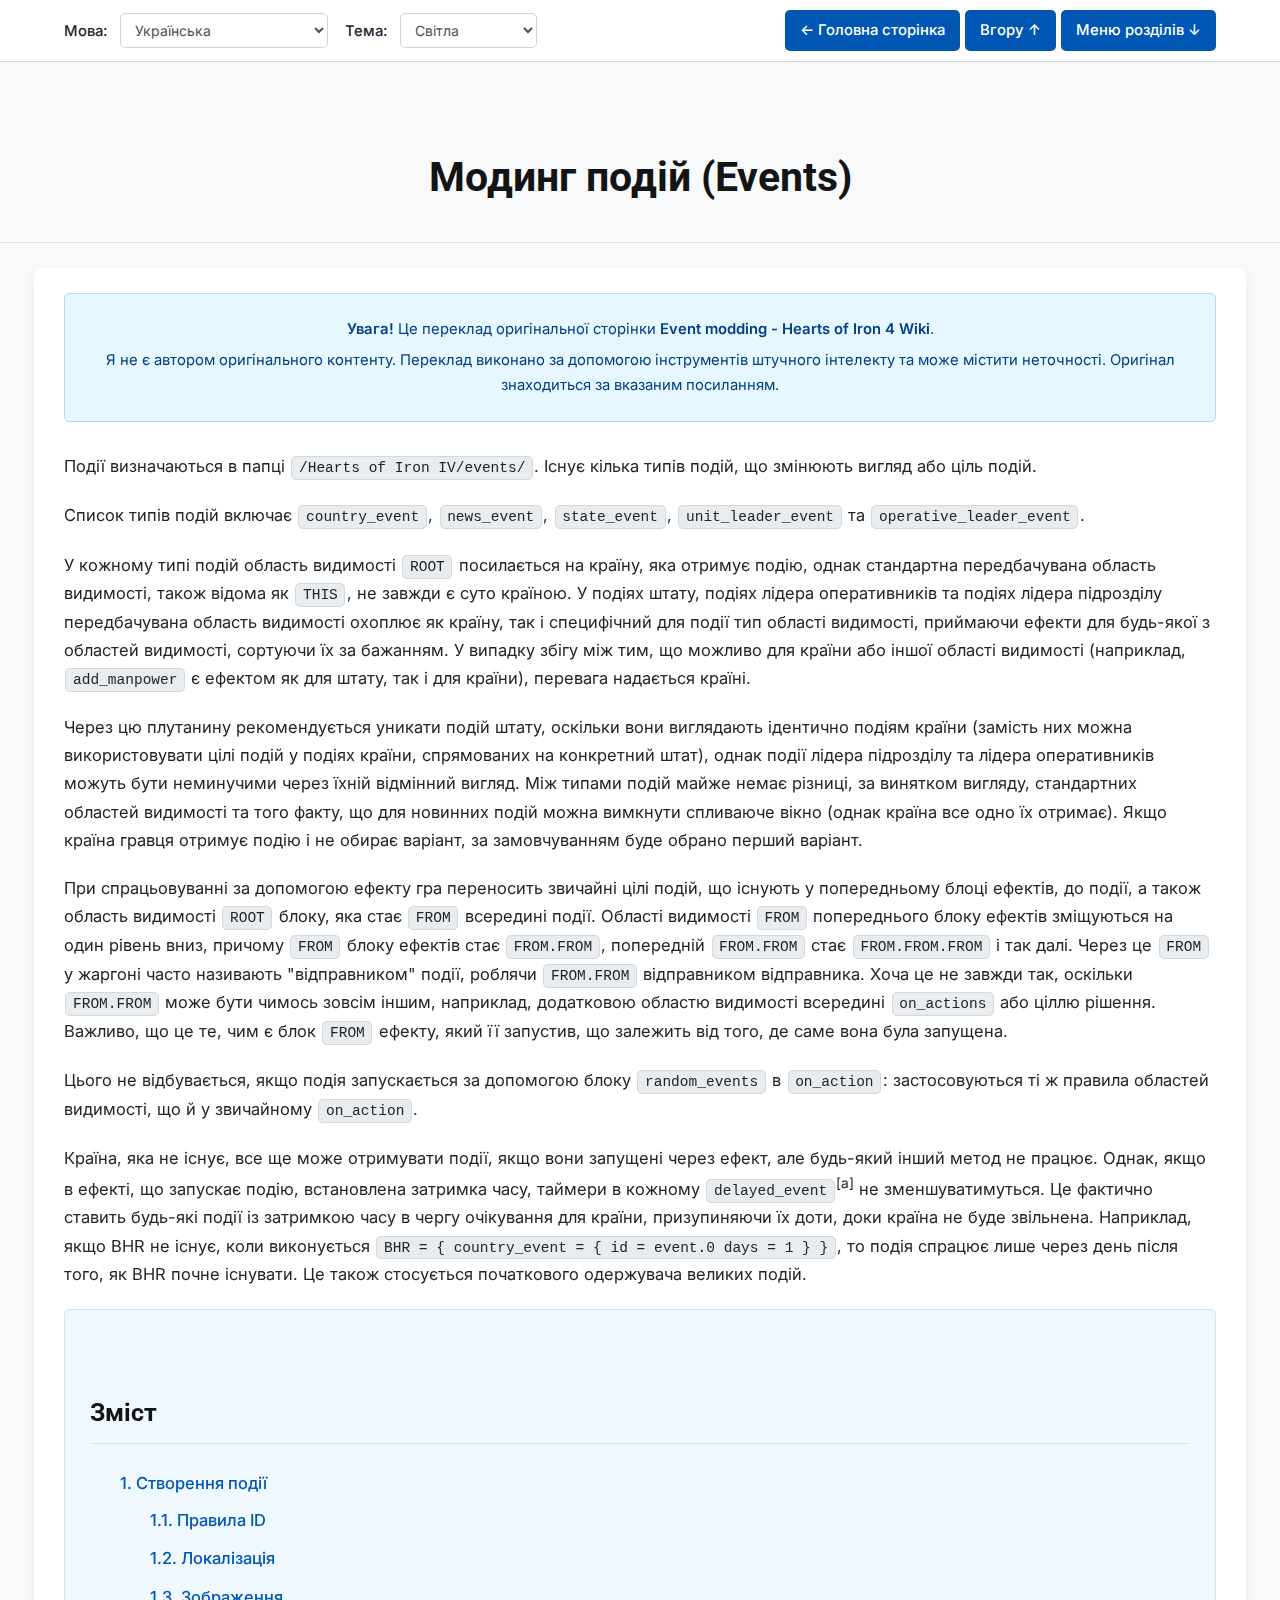
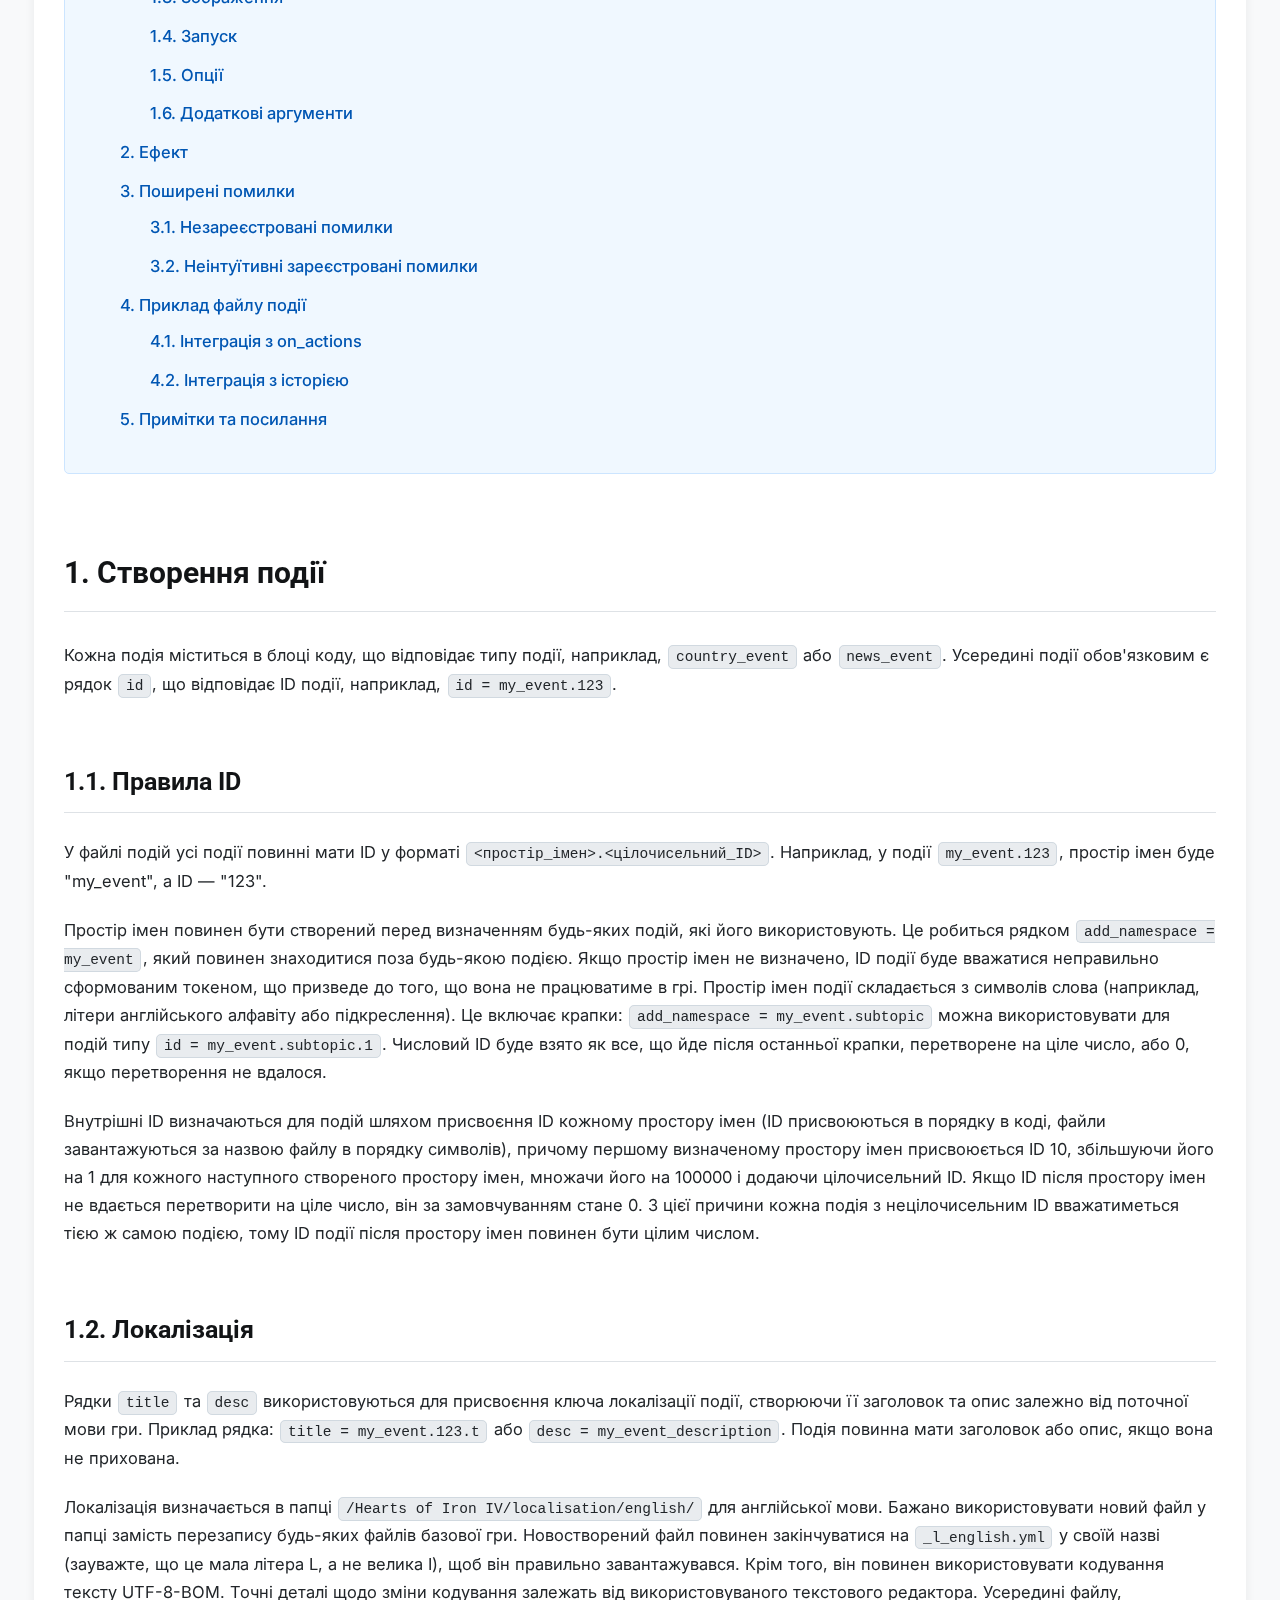
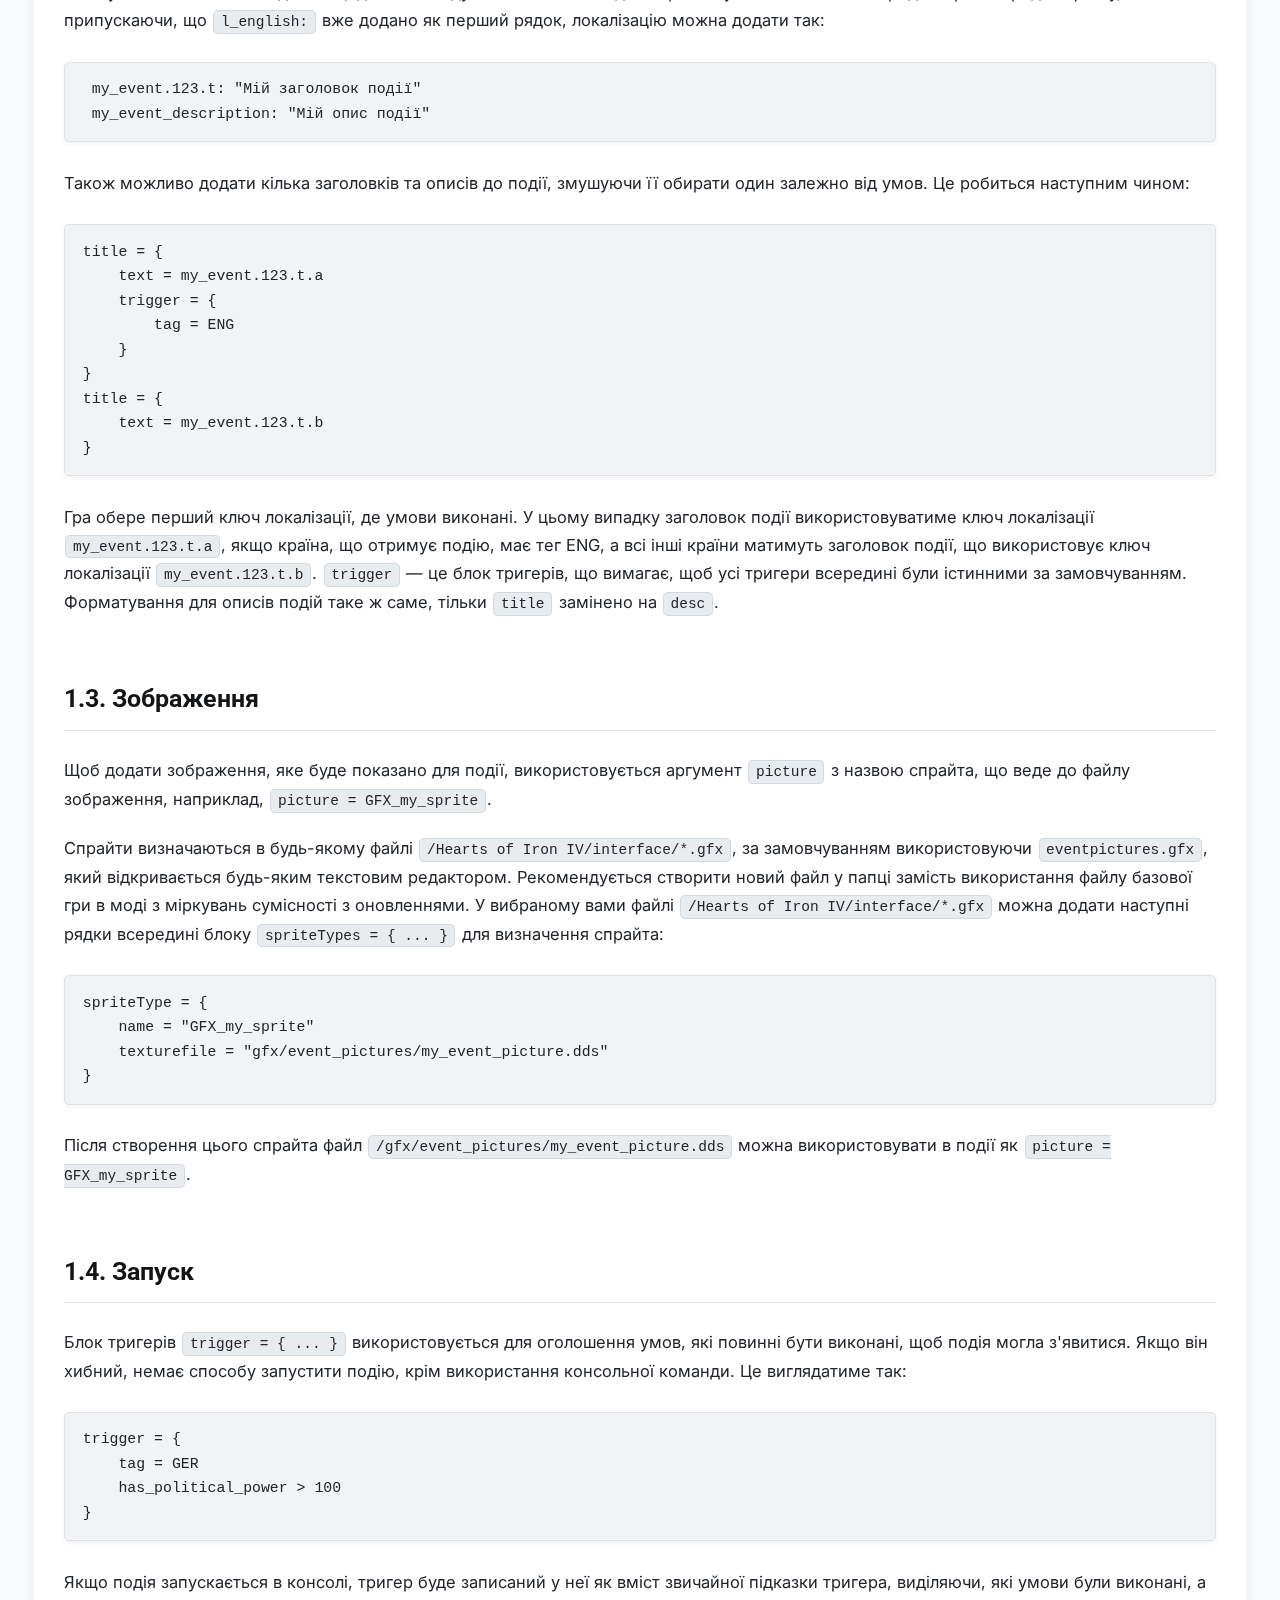
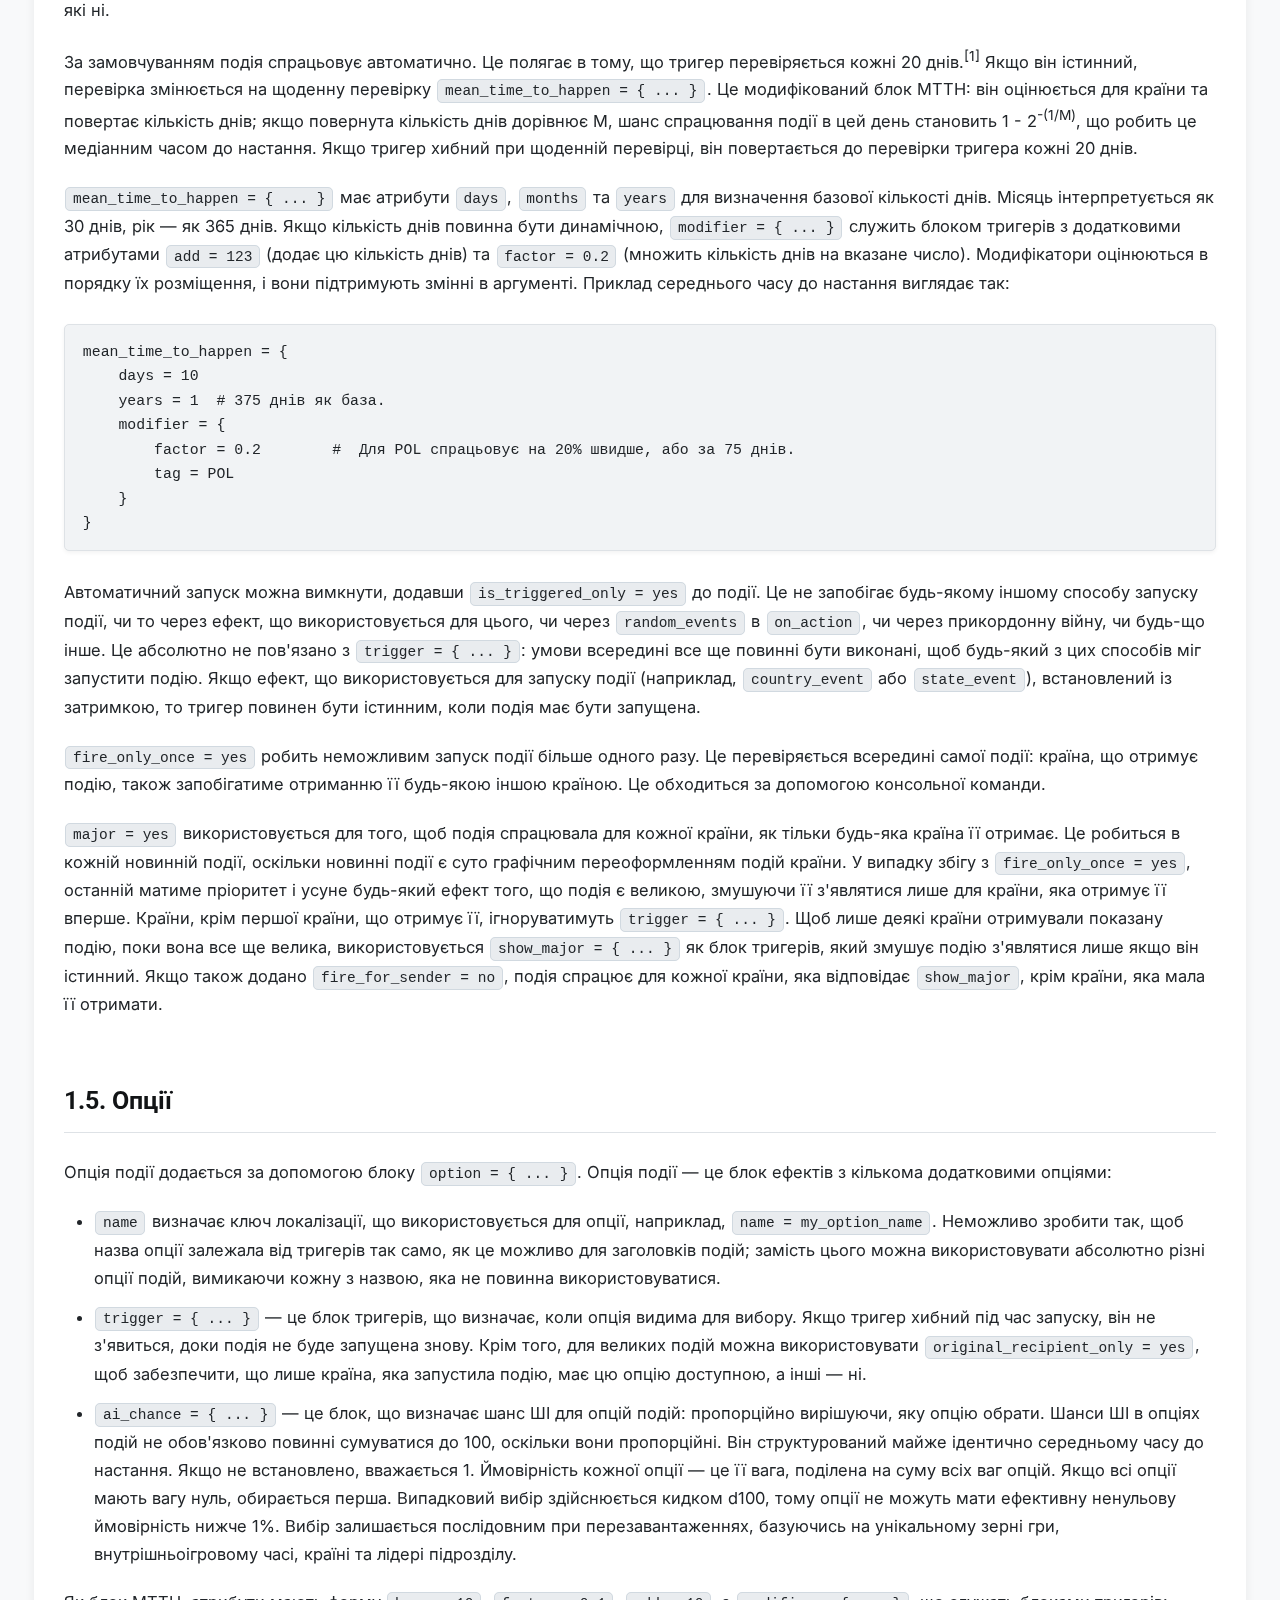
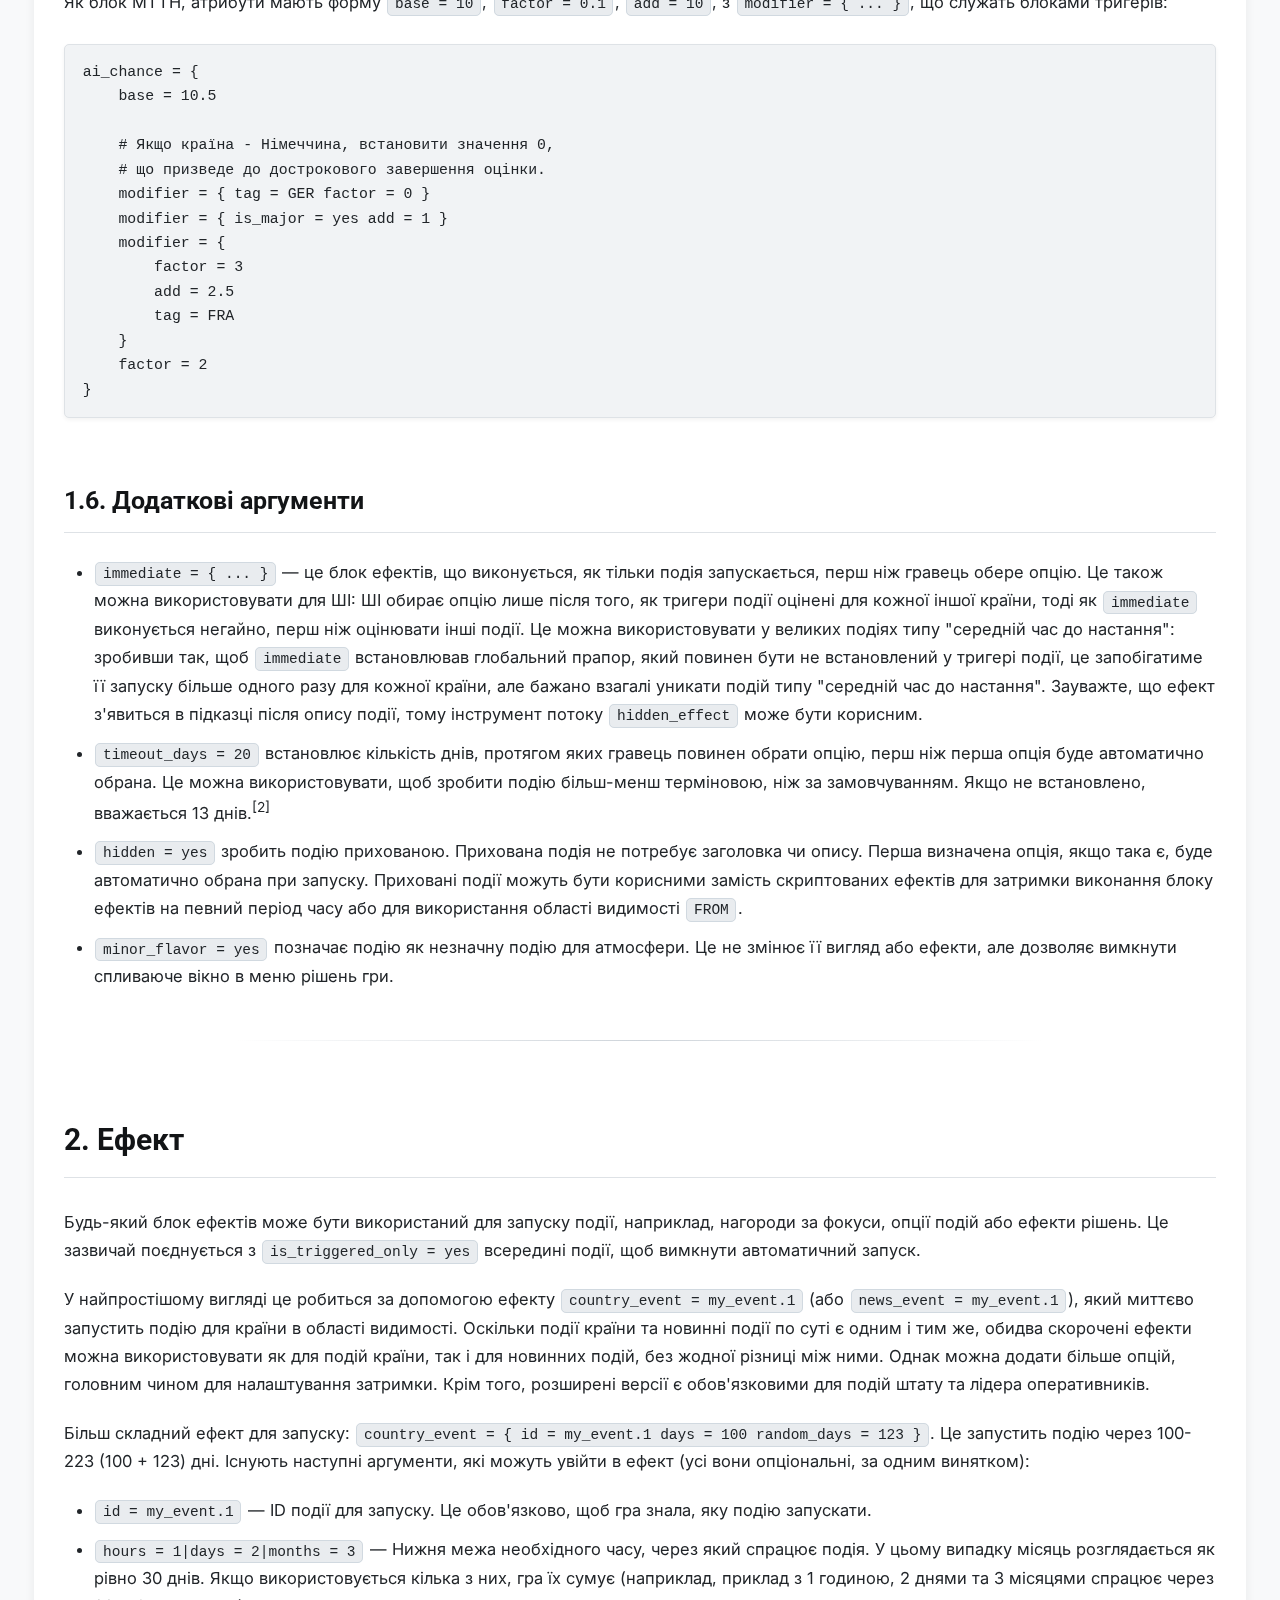
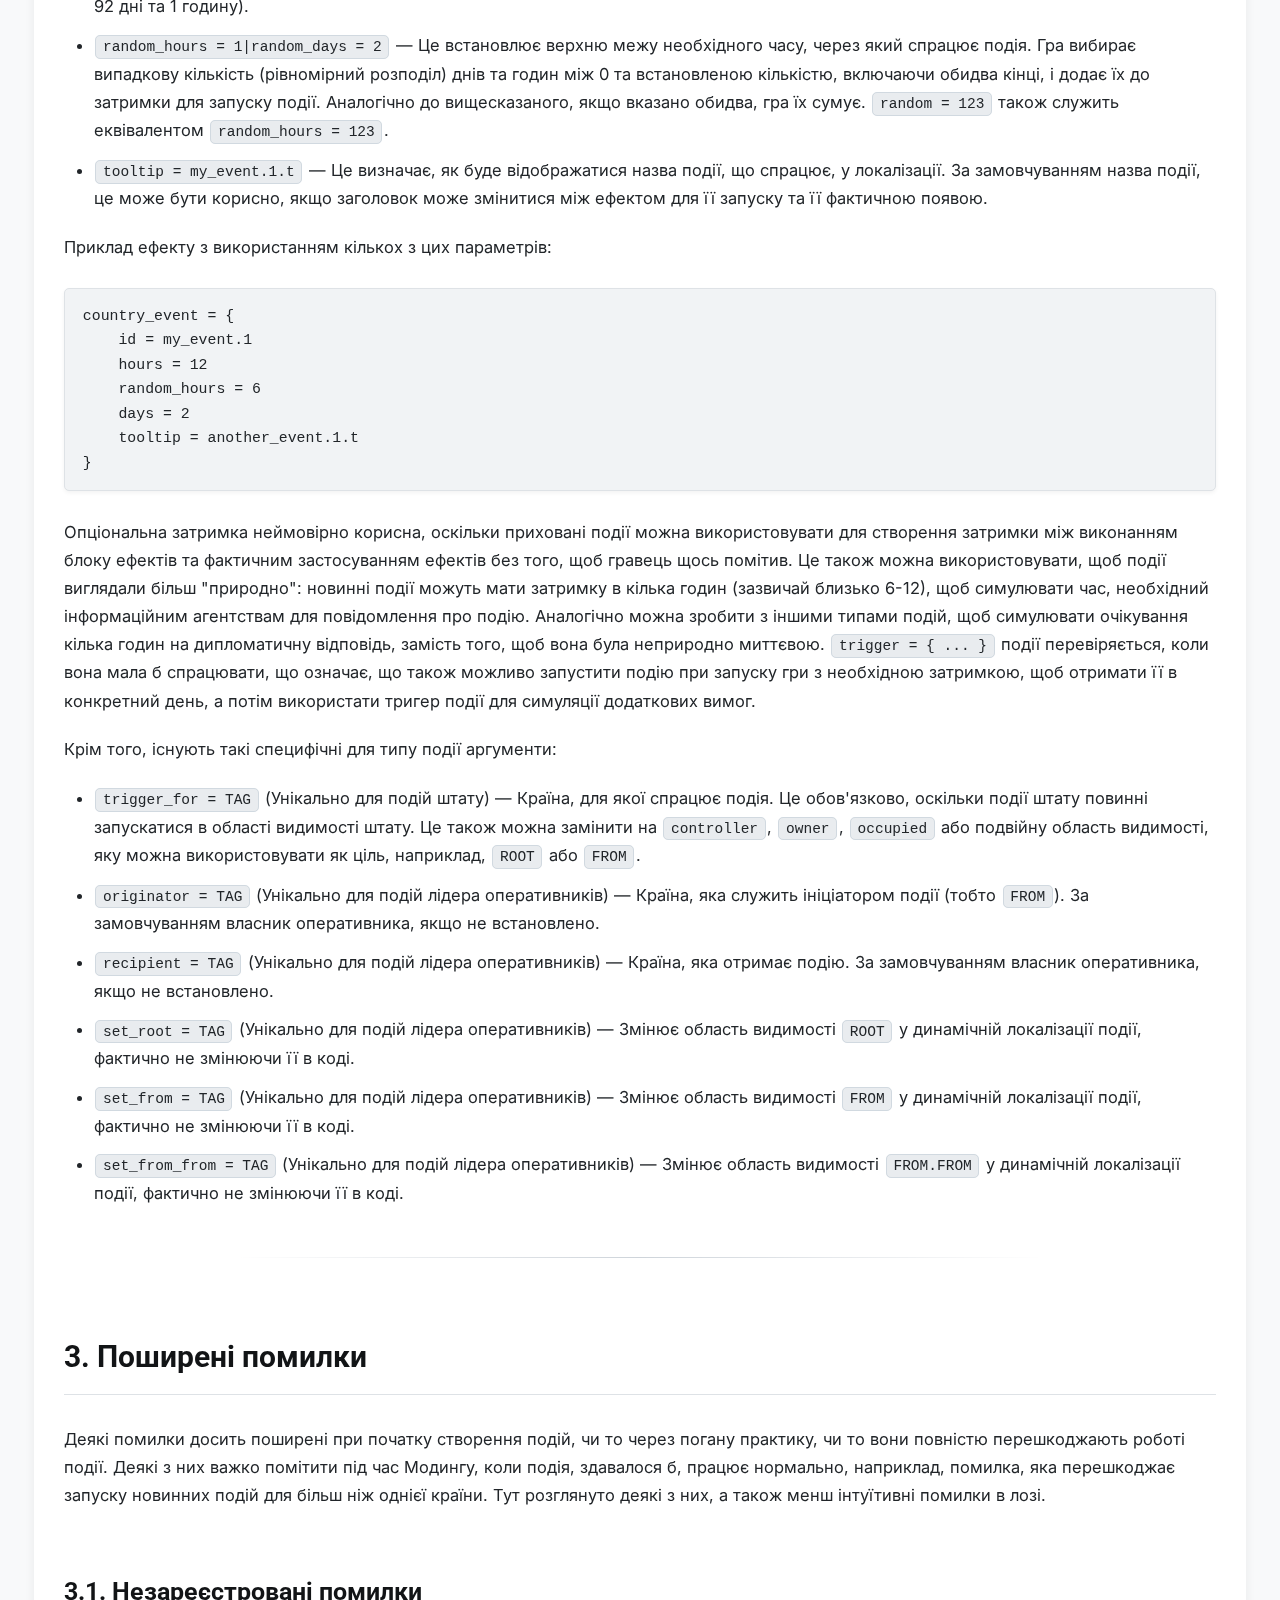
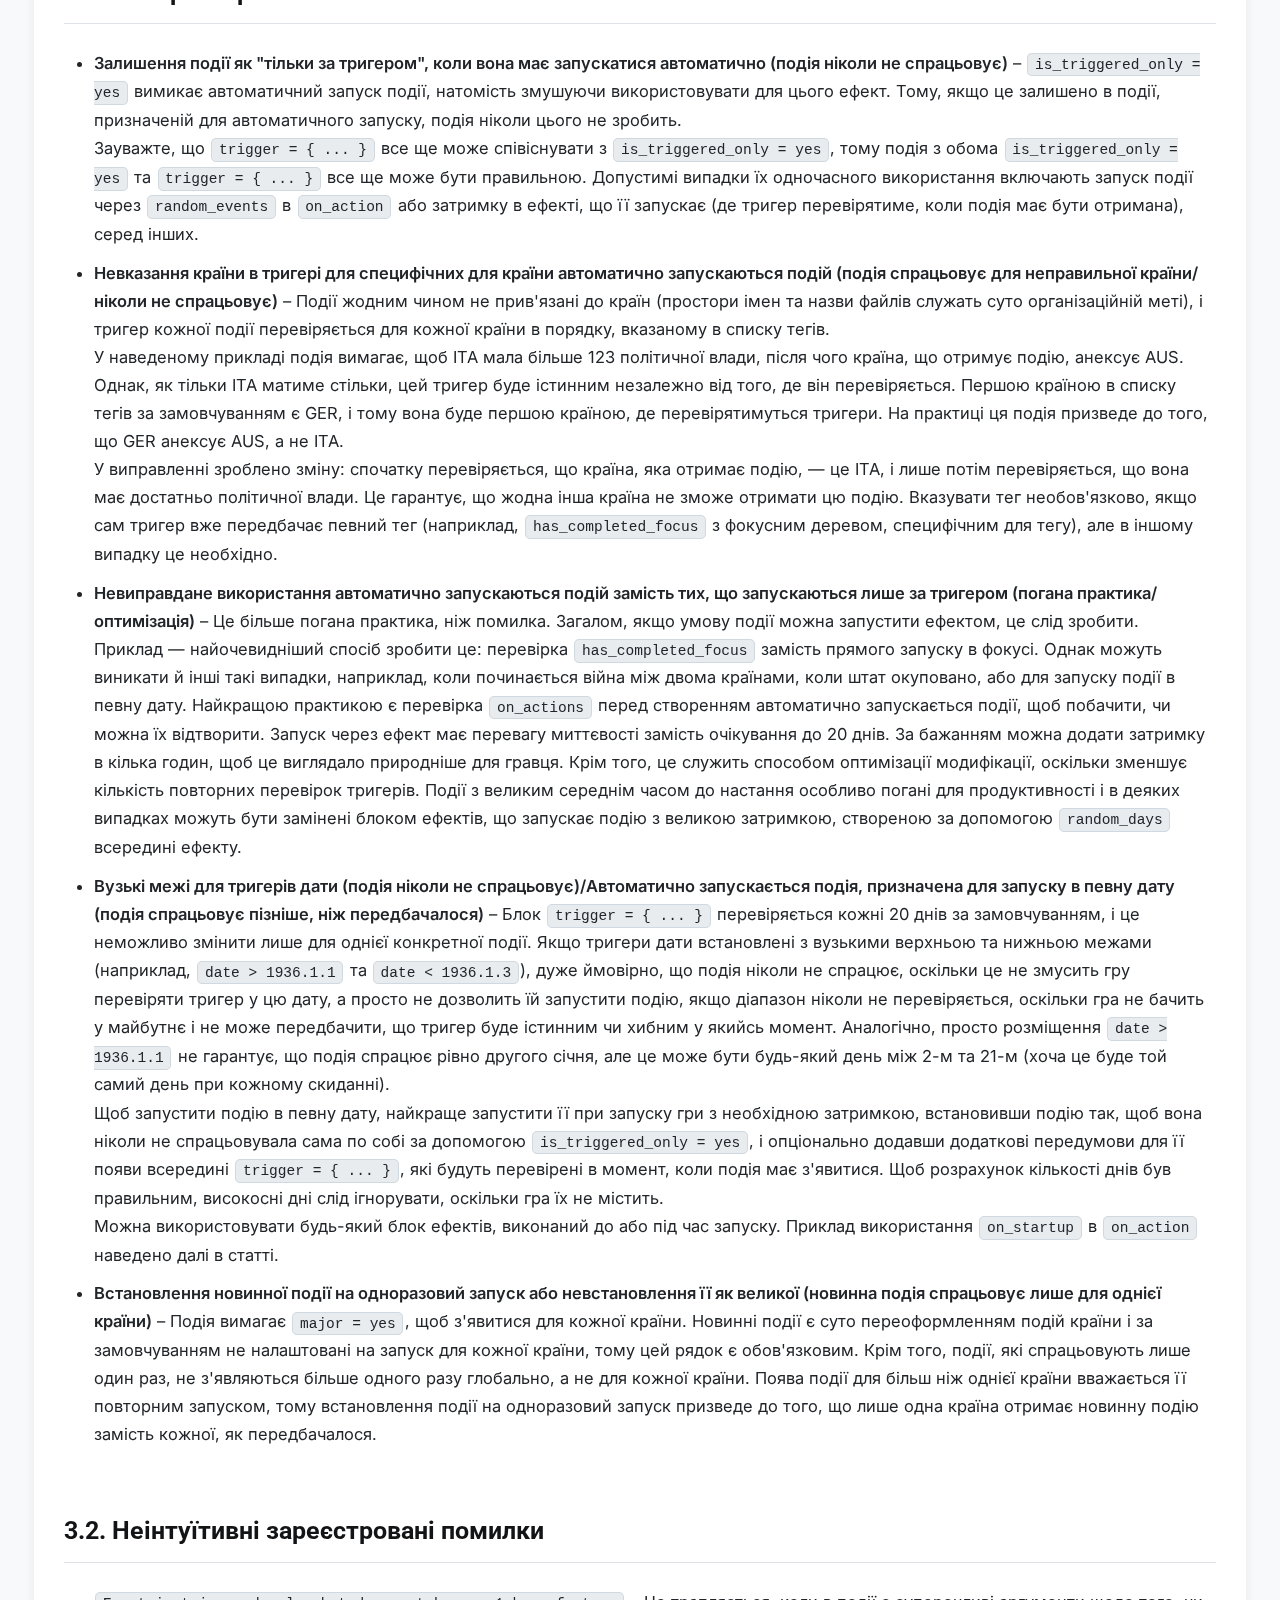
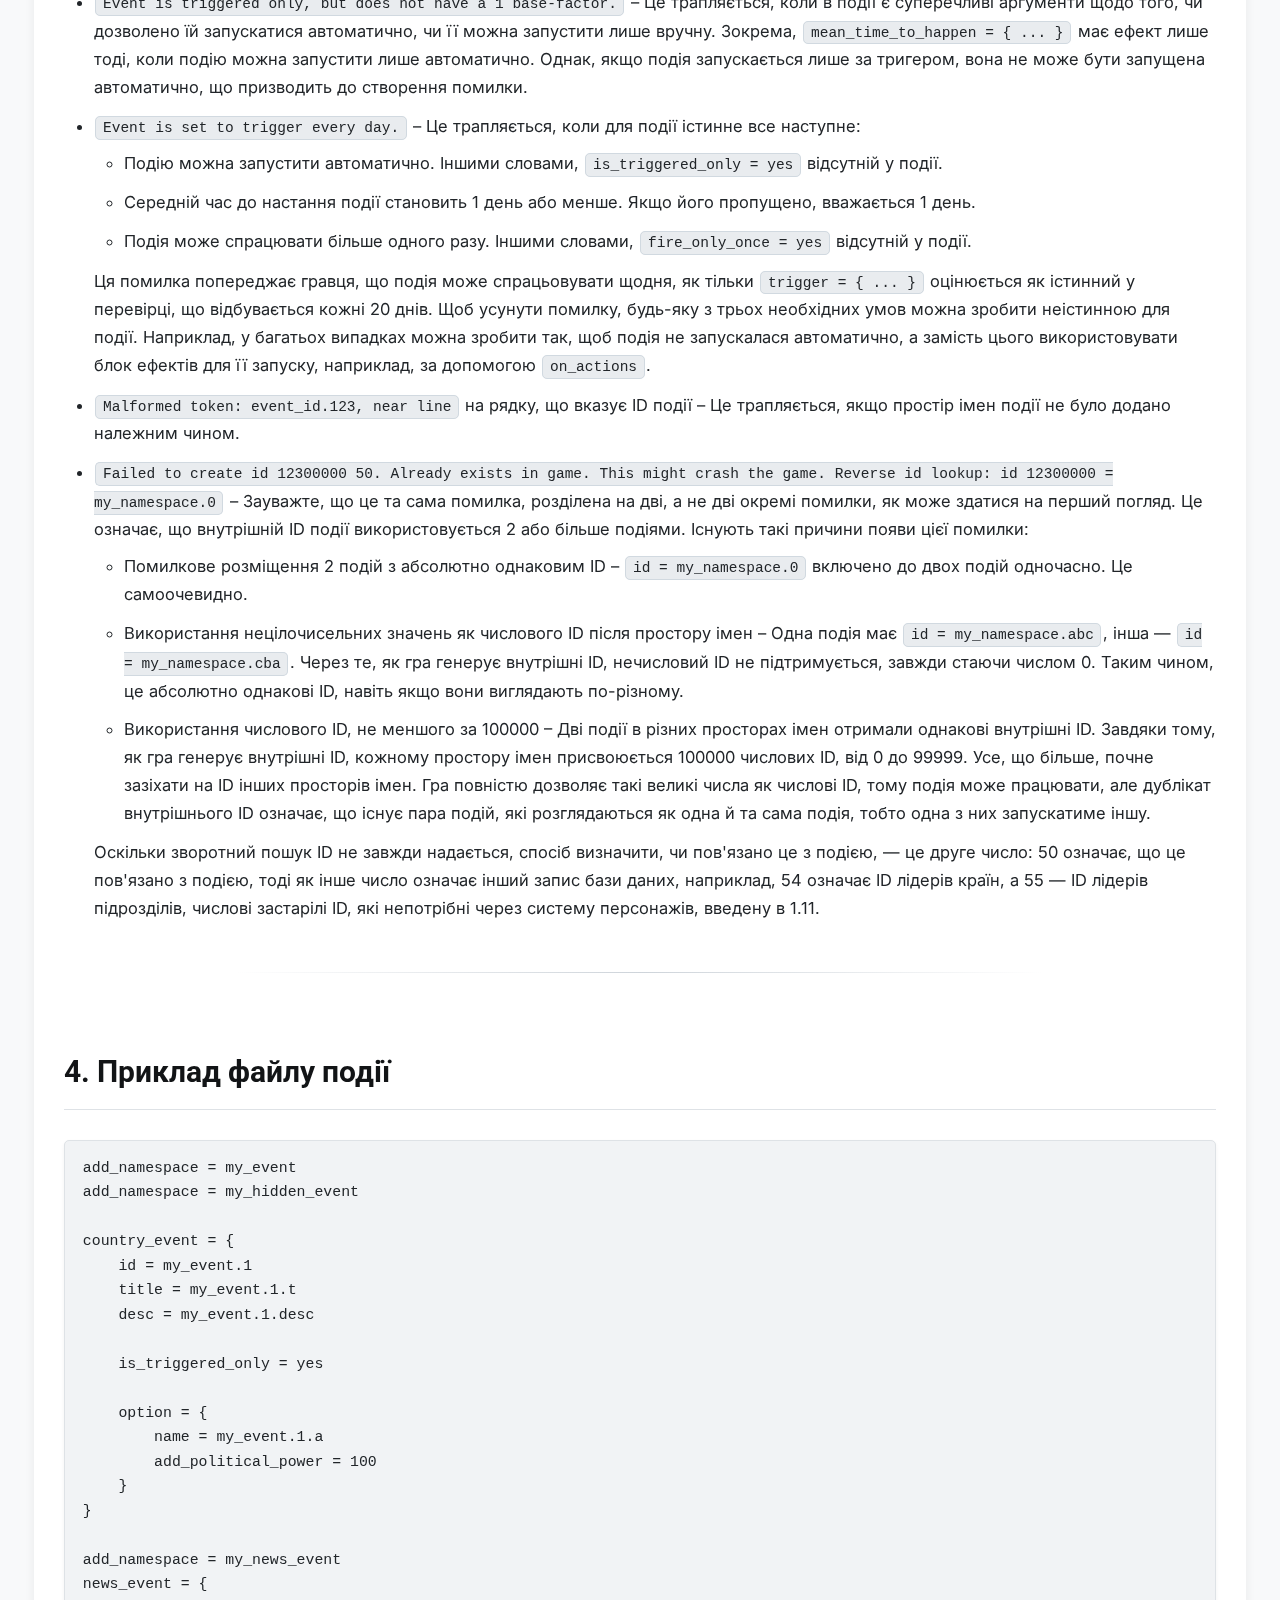
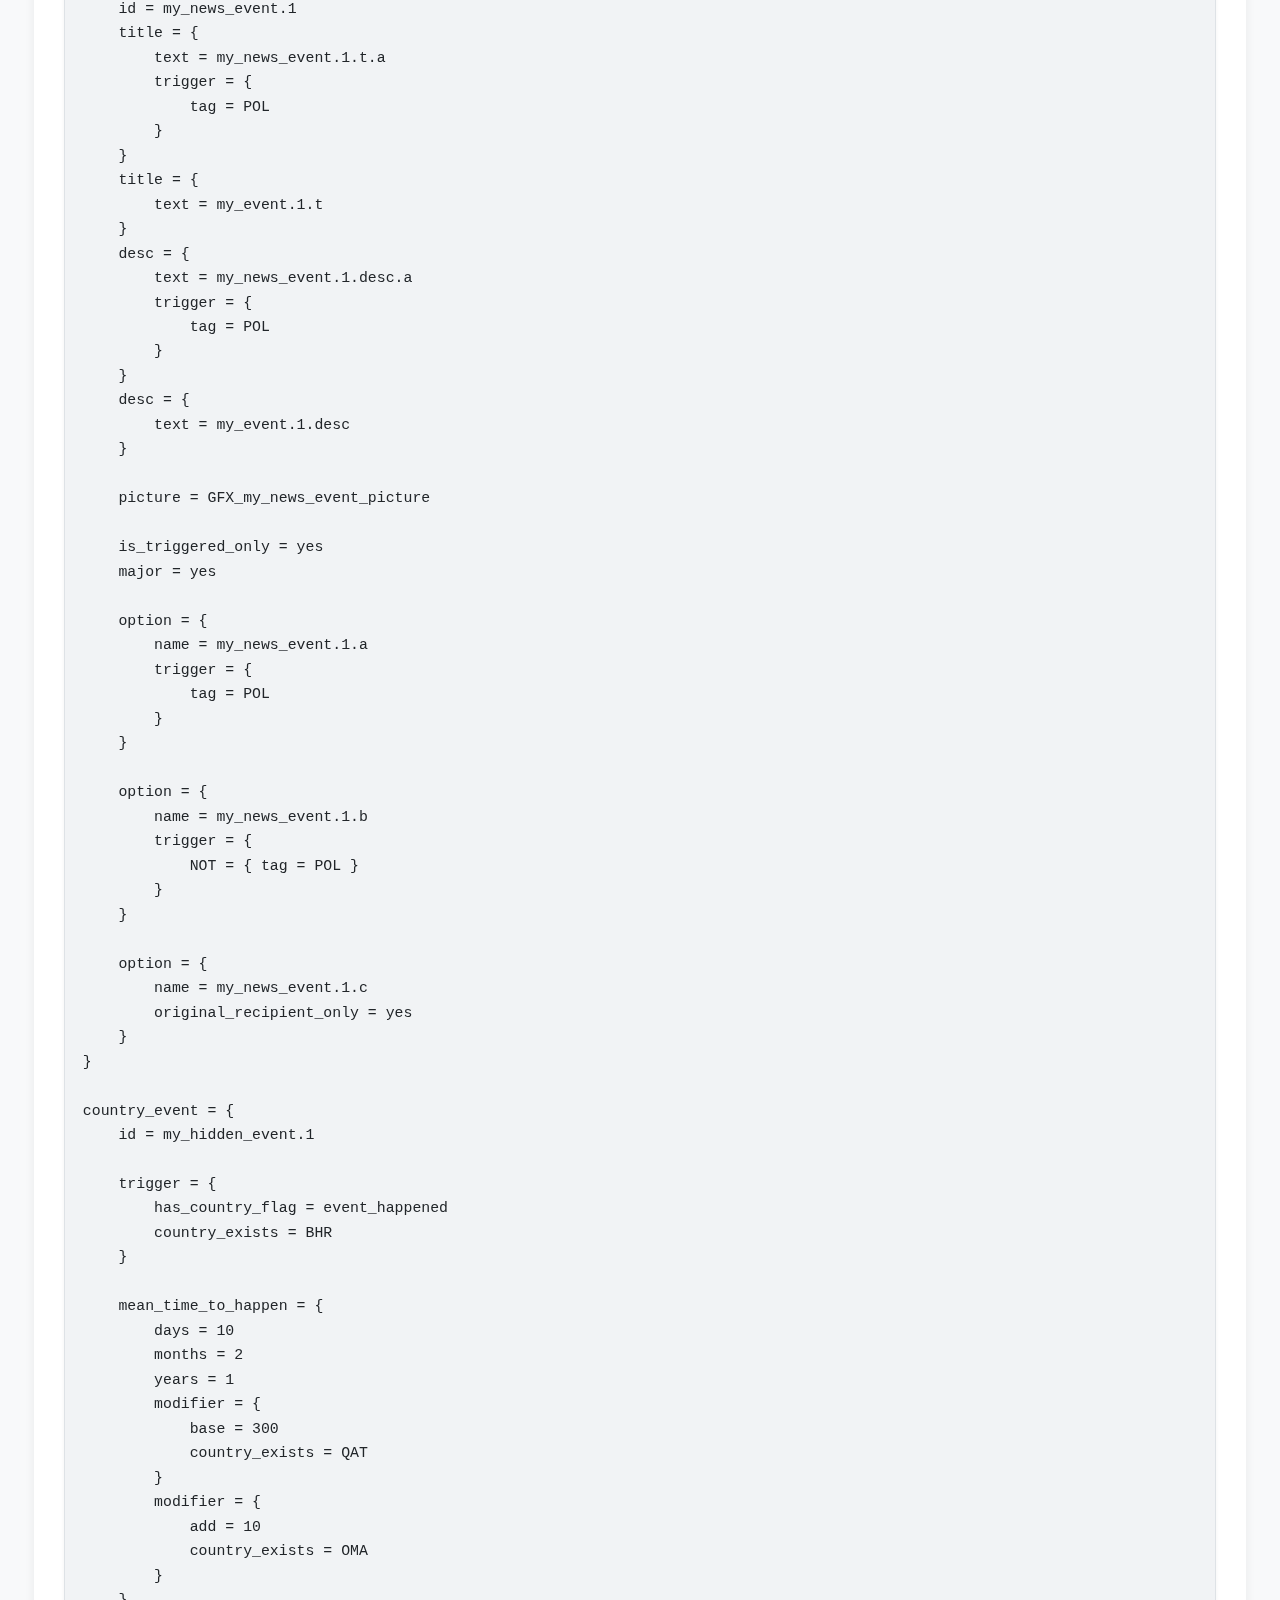
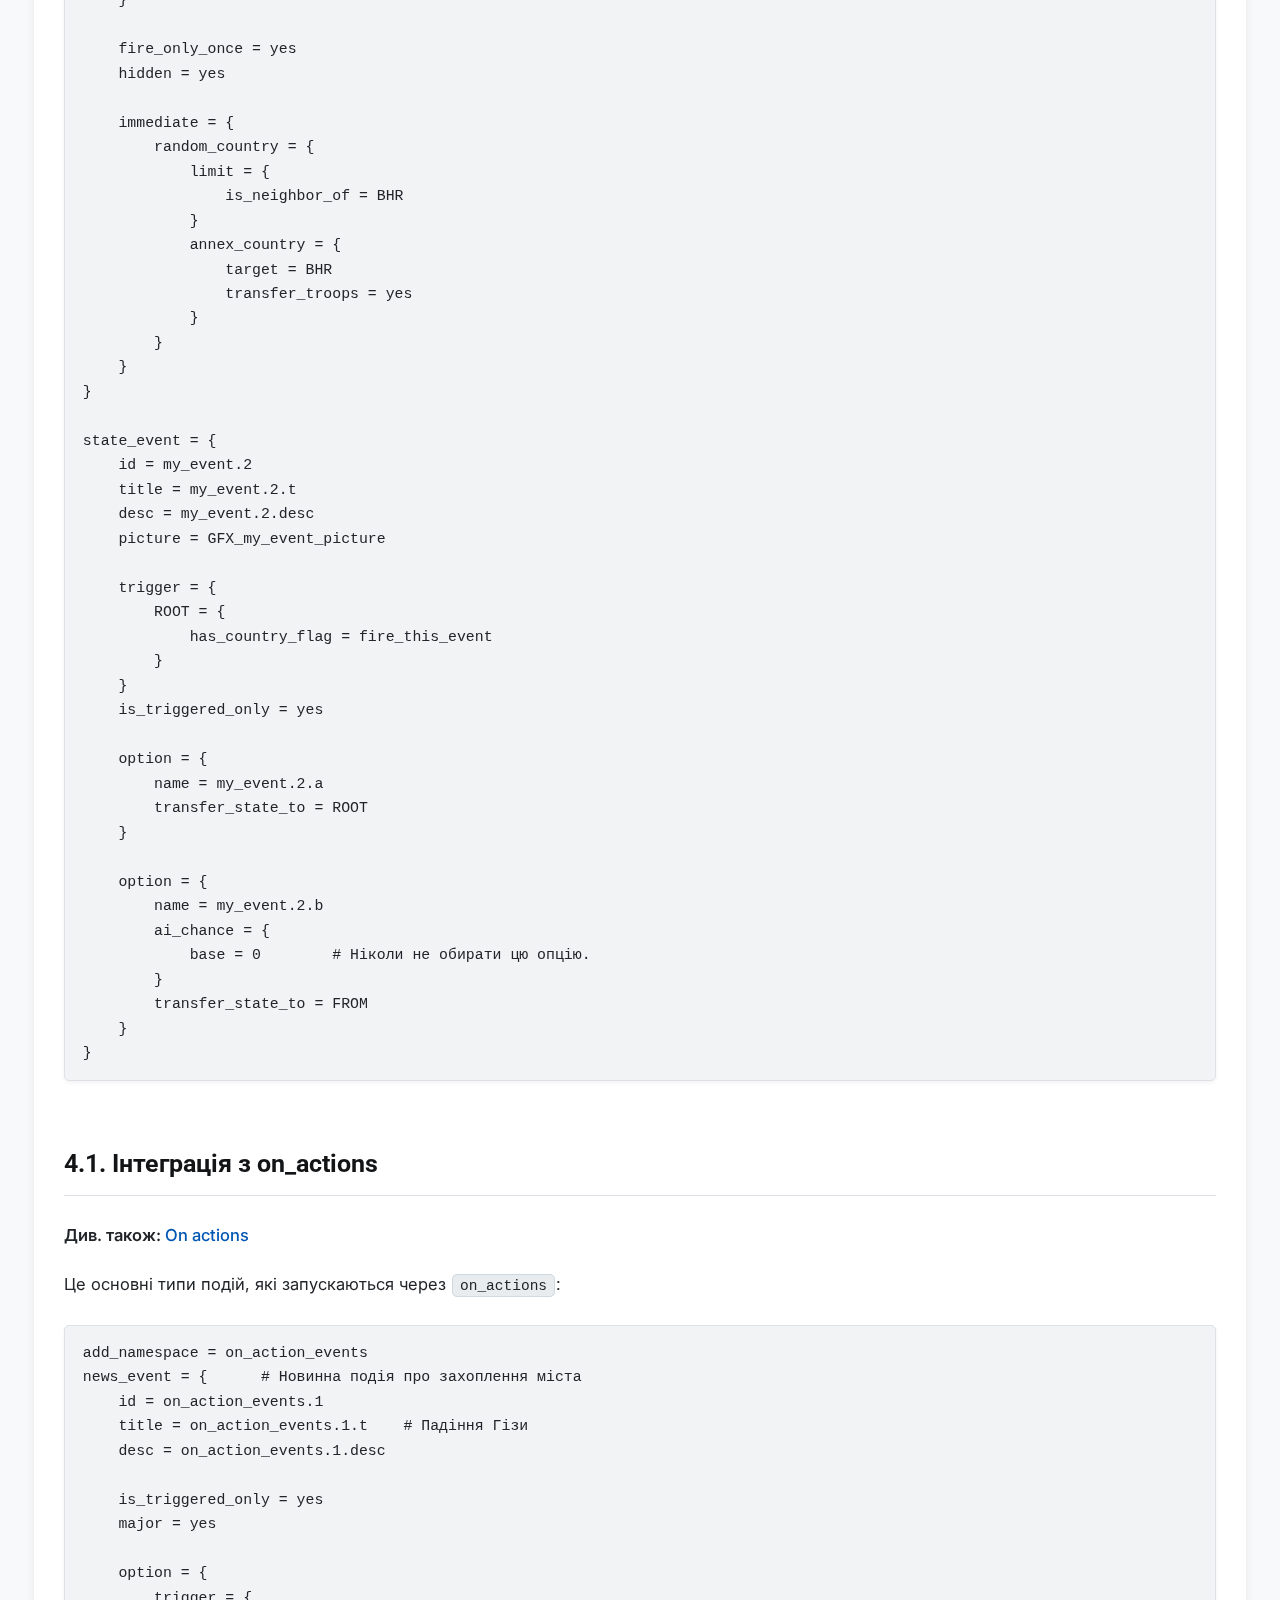
<file: events.html>
<!DOCTYPE html>
<html lang="uk">
<head>
    <meta charset="UTF-8">
    <meta name="viewport" content="width=device-width, initial-scale=1.0">
    <title>Модинг Подій HOI4</title>

    <link rel="preconnect" href="https://fonts.googleapis.com">
    <link rel="preconnect" href="https://fonts.gstatic.com" crossorigin>
    <link href="https://fonts.googleapis.com/css2?family=Inter:wght@400;500;600;700&family=Roboto:wght@700&display=swap" rel="stylesheet">
    
    <link rel="stylesheet" href="./styles/styles.css"> 
</head>
<body class="theme-light theme-dark-base"> 
<div class="page-wrapper">
    <div class="top-bar">
        <div class="controls">
            <label for="language-switcher">Мова:</label>
            <select id="language-switcher" onchange="switchLanguage(this.value)">
                <option value="uk" selected>Українська</option>
                <option value="ru">Русский (events_ru.html)</option> 
            </select>

            <label for="theme-switcher">Тема:</label>
            <select id="theme-switcher">
                <option value="theme-light">Світла</option>
                <option value="theme-aistudio-dark">AI Studio Dark</option>
                <option value="theme-nord-dark">Nord Dark</option>
                <option value="theme-dracula">Dracula</option>
                <option value="theme-one-dark-pro">One Dark Pro</option>
            </select>
        </div>
        <div class="quick-nav-link">
            <a href="./index" class="nav-button">← Головна сторінка</a> 
            <a href="#header-text" class="nav-button">Вгору &#x2191;</a>
            <a href="#focused-navigation-menu" class="nav-button">Меню розділів &#x2193;</a>
        </div>
    </div>

    <header>
        <h1 id="header-text">Модинг подій (Events)</h1>
    </header>

    <div class="container">
        <div class="disclaimer">
            <p><strong>Увага!</strong> Це переклад оригінальної сторінки <a href="https://hoi4.paradoxwikis.com/Event_modding" target="_blank" rel="noopener noreferrer">Event modding - Hearts of Iron 4 Wiki</a>.</p>
            <p>Я не є автором оригінального контенту. Переклад виконано за допомогою інструментів штучного інтелекту та може містити неточності. Оригінал знаходиться за вказаним посиланням.</p>
        </div>

        <div id="main-content">
            <p>Події визначаються в папці <code>/Hearts of Iron IV/events/</code>. Існує кілька типів подій, що змінюють вигляд або ціль подій.</p>
            <p>Список типів подій включає <code>country_event</code>, <code>news_event</code>, <code>state_event</code>, <code>unit_leader_event</code> та <code>operative_leader_event</code>.</p>
            <p>У кожному типі подій область видимості <code>ROOT</code> посилається на країну, яка отримує подію, однак стандартна передбачувана область видимості, також відома як <code>THIS</code>, не завжди є суто країною. У подіях штату, подіях лідера оперативників та подіях лідера підрозділу передбачувана область видимості охоплює як країну, так і специфічний для події тип області видимості, приймаючи ефекти для будь-якої з областей видимості, сортуючи їх за бажанням. У випадку збігу між тим, що можливо для країни або іншої області видимості (наприклад, <code>add_manpower</code> є ефектом як для штату, так і для країни), перевага надається країні.</p>
            <p>Через цю плутанину рекомендується уникати подій штату, оскільки вони виглядають ідентично подіям країни (замість них можна використовувати цілі подій у подіях країни, спрямованих на конкретний штат), однак події лідера підрозділу та лідера оперативників можуть бути неминучими через їхній відмінний вигляд. Між типами подій майже немає різниці, за винятком вигляду, стандартних областей видимості та того факту, що для новинних подій можна вимкнути спливаюче вікно (однак країна все одно їх отримає). Якщо країна гравця отримує подію і не обирає варіант, за замовчуванням буде обрано перший варіант.</p>
            <p>При спрацьовуванні за допомогою ефекту гра переносить звичайні цілі подій, що існують у попередньому блоці ефектів, до події, а також область видимості <code>ROOT</code> блоку, яка стає <code>FROM</code> всередині події. Області видимості <code>FROM</code> попереднього блоку ефектів зміщуються на один рівень вниз, причому <code>FROM</code> блоку ефектів стає <code>FROM.FROM</code>, попередній <code>FROM.FROM</code> стає <code>FROM.FROM.FROM</code> і так далі. Через це <code>FROM</code> у жаргоні часто називають "відправником" події, роблячи <code>FROM.FROM</code> відправником відправника. Хоча це не завжди так, оскільки <code>FROM.FROM</code> може бути чимось зовсім іншим, наприклад, додатковою областю видимості всередині <code>on_actions</code> або ціллю рішення. Важливо, що це те, чим є блок <code>FROM</code> ефекту, який її запустив, що залежить від того, де саме вона була запущена.</p>
            <p>Цього не відбувається, якщо подія запускається за допомогою блоку <code>random_events</code> в <code>on_action</code>: застосовуються ті ж правила областей видимості, що й у звичайному <code>on_action</code>.</p>
            <p>Країна, яка не існує, все ще може отримувати події, якщо вони запущені через ефект, але будь-який інший метод не працює. Однак, якщо в ефекті, що запускає подію, встановлена затримка часу, таймери в кожному <code>delayed_event</code><sup>[a]</sup> не зменшуватимуться. Це фактично ставить будь-які події із затримкою часу в чергу очікування для країни, призупиняючи їх доти, доки країна не буде звільнена. Наприклад, якщо BHR не існує, коли виконується <code>BHR = { country_event = { id = event.0 days = 1 } }</code>, то подія спрацює лише через день після того, як BHR почне існувати. Це також стосується початкового одержувача великих подій.</p>

            <div class="table-of-contents">
                <h3>Зміст</h3>
                <ul>
                    <li><a href="#event-creation">1. Створення події</a>
                        <ul>
                            <li><a href="#id-rules">1.1. Правила ID</a></li>
                            <li><a href="#localisation-event">1.2. Локалізація</a></li>
                            <li><a href="#picture-event">1.3. Зображення</a></li>
                            <li><a href="#triggering-event">1.4. Запуск</a></li>
                            <li><a href="#options-event">1.5. Опції</a></li>
                            <li><a href="#additional-arguments-event">1.6. Додаткові аргументи</a></li>
                        </ul>
                    </li>
                    <li><a href="#effect-event">2. Ефект</a></li>
                    <li><a href="#common-mistakes-event">3. Поширені помилки</a>
                        <ul>
                            <li><a href="#unlogged-errors-event">3.1. Незареєстровані помилки</a></li>
                            <li><a href="#unintuitive-logged-errors-event">3.2. Неінтуїтивні зареєстровані помилки</a></li>
                        </ul>
                    </li>
                    <li><a href="#event-file-example">4. Приклад файлу події</a>
                        <ul>
                            <li><a href="#integration-on-actions-event">4.1. Інтеграція з on_actions</a></li>
                            <li><a href="#integration-history-event">4.2. Інтеграція з історією</a></li>
                        </ul>
                    </li>
                    <li><a href="#notes-references-event">5. Примітки та посилання</a></li>
                </ul>
            </div>
            
            <h2 id="event-creation">1. Створення події</h2>
            <p>Кожна подія міститься в блоці коду, що відповідає типу події, наприклад, <code>country_event</code> або <code>news_event</code>. Усередині події обов'язковим є рядок <code>id</code>, що відповідає ID події, наприклад, <code>id = my_event.123</code>.</p>

            <h3 id="id-rules">1.1. Правила ID</h3>
            <p>У файлі подій усі події повинні мати ID у форматі <code><простір_імен>.<цілочисельний_ID></code>. Наприклад, у події <code>my_event.123</code>, простір імен буде "my_event", а ID — "123".</p>
            <p>Простір імен повинен бути створений перед визначенням будь-яких подій, які його використовують. Це робиться рядком <code>add_namespace = my_event</code>, який повинен знаходитися поза будь-якою подією. Якщо простір імен не визначено, ID події буде вважатися неправильно сформованим токеном, що призведе до того, що вона не працюватиме в грі. Простір імен події складається з символів слова (наприклад, літери англійського алфавіту або підкреслення). Це включає крапки: <code>add_namespace = my_event.subtopic</code> можна використовувати для подій типу <code>id = my_event.subtopic.1</code>. Числовий ID буде взято як все, що йде після останньої крапки, перетворене на ціле число, або 0, якщо перетворення не вдалося.</p>
            <p>Внутрішні ID визначаються для подій шляхом присвоєння ID кожному простору імен (ID присвоюються в порядку в коді, файли завантажуються за назвою файлу в порядку символів), причому першому визначеному простору імен присвоюється ID 10, збільшуючи його на 1 для кожного наступного створеного простору імен, множачи його на 100000 і додаючи цілочисельний ID. Якщо ID після простору імен не вдається перетворити на ціле число, він за замовчуванням стане 0. З цієї причини кожна подія з нецілочисельним ID вважатиметься тією ж самою подією, тому ID події після простору імен повинен бути цілим числом.</p>

            <h3 id="localisation-event">1.2. Локалізація</h3>
            <p>Рядки <code>title</code> та <code>desc</code> використовуються для присвоєння ключа локалізації події, створюючи її заголовок та опис залежно від поточної мови гри. Приклад рядка: <code>title = my_event.123.t</code> або <code>desc = my_event_description</code>. Подія повинна мати заголовок або опис, якщо вона не прихована.</p>
            <p>Локалізація визначається в папці <code>/Hearts of Iron IV/localisation/english/</code> для англійської мови. Бажано використовувати новий файл у папці замість перезапису будь-яких файлів базової гри. Новостворений файл повинен закінчуватися на <code>_l_english.yml</code> у своїй назві (зауважте, що це мала літера L, а не велика I), щоб він правильно завантажувався. Крім того, він повинен використовувати кодування тексту UTF-8-BOM. Точні деталі щодо зміни кодування залежать від використовуваного текстового редактора. Усередині файлу, припускаючи, що <code>l_english:</code> вже додано як перший рядок, локалізацію можна додати так:</p>
            <pre><code> my_event.123.t: "Мій заголовок події"
 my_event_description: "Мій опис події"</code></pre>
            <p>Також можливо додати кілька заголовків та описів до події, змушуючи її обирати один залежно від умов. Це робиться наступним чином:</p>
            <pre><code>title = {
    text = my_event.123.t.a
    trigger = {
        tag = ENG
    }
}
title = {
    text = my_event.123.t.b
}</code></pre>
            <p>Гра обере перший ключ локалізації, де умови виконані. У цьому випадку заголовок події використовуватиме ключ локалізації <code>my_event.123.t.a</code>, якщо країна, що отримує подію, має тег ENG, а всі інші країни матимуть заголовок події, що використовує ключ локалізації <code>my_event.123.t.b</code>. <code>trigger</code> — це блок тригерів, що вимагає, щоб усі тригери всередині були істинними за замовчуванням. Форматування для описів подій таке ж саме, тільки <code>title</code> замінено на <code>desc</code>.</p>

            <h3 id="picture-event">1.3. Зображення</h3>
            <p>Щоб додати зображення, яке буде показано для події, використовується аргумент <code>picture</code> з назвою спрайта, що веде до файлу зображення, наприклад, <code>picture = GFX_my_sprite</code>.</p>
            <p>Спрайти визначаються в будь-якому файлі <code>/Hearts of Iron IV/interface/*.gfx</code>, за замовчуванням використовуючи <code>eventpictures.gfx</code>, який відкривається будь-яким текстовим редактором. Рекомендується створити новий файл у папці замість використання файлу базової гри в моді з міркувань сумісності з оновленнями. У вибраному вами файлі <code>/Hearts of Iron IV/interface/*.gfx</code> можна додати наступні рядки всередині блоку <code>spriteTypes = { ... }</code> для визначення спрайта:</p>
            <pre><code>spriteType = {
    name = "GFX_my_sprite"
    texturefile = "gfx/event_pictures/my_event_picture.dds"
}</code></pre>
            <p>Після створення цього спрайта файл <code><yourmod>/gfx/event_pictures/my_event_picture.dds</code> можна використовувати в події як <code>picture = GFX_my_sprite</code>.</p>

            <h3 id="triggering-event">1.4. Запуск</h3>
            <p>Блок тригерів <code>trigger = { ... }</code> використовується для оголошення умов, які повинні бути виконані, щоб подія могла з'явитися. Якщо він хибний, немає способу запустити подію, крім використання консольної команди. Це виглядатиме так:</p>
            <pre><code>trigger = {
    tag = GER
    has_political_power > 100
}</code></pre>
            <p>Якщо подія запускається в консолі, тригер буде записаний у неї як вміст звичайної підказки тригера, виділяючи, які умови були виконані, а які ні.</p>
            <p>За замовчуванням подія спрацьовує автоматично. Це полягає в тому, що тригер перевіряється кожні 20 днів.<sup>[1]</sup> Якщо він істинний, перевірка змінюється на щоденну перевірку <code>mean_time_to_happen = { ... }</code>. Це модифікований блок MTTH: він оцінюється для країни та повертає кількість днів; якщо повернута кількість днів дорівнює M, шанс спрацювання події в цей день становить 1 - 2<sup>-(1/M)</sup>, що робить це медіанним часом до настання. Якщо тригер хибний при щоденній перевірці, він повертається до перевірки тригера кожні 20 днів.</p>
            <p><code>mean_time_to_happen = { ... }</code> має атрибути <code>days</code>, <code>months</code> та <code>years</code> для визначення базової кількості днів. Місяць інтерпретується як 30 днів, рік — як 365 днів. Якщо кількість днів повинна бути динамічною, <code>modifier = { ... }</code> служить блоком тригерів з додатковими атрибутами <code>add = 123</code> (додає цю кількість днів) та <code>factor = 0.2</code> (множить кількість днів на вказане число). Модифікатори оцінюються в порядку їх розміщення, і вони підтримують змінні в аргументі. Приклад середнього часу до настання виглядає так:</p>
            <pre><code>mean_time_to_happen = {
    days = 10
    years = 1  # 375 днів як база.
    modifier = {
        factor = 0.2        #  Для POL спрацьовує на 20% швидше, або за 75 днів.
        tag = POL
    }
}</code></pre>
            <p>Автоматичний запуск можна вимкнути, додавши <code>is_triggered_only = yes</code> до події. Це не запобігає будь-якому іншому способу запуску події, чи то через ефект, що використовується для цього, чи через <code>random_events</code> в <code>on_action</code>, чи через прикордонну війну, чи будь-що інше. Це абсолютно не пов'язано з <code>trigger = { ... }</code>: умови всередині все ще повинні бути виконані, щоб будь-який з цих способів міг запустити подію. Якщо ефект, що використовується для запуску події (наприклад, <code>country_event</code> або <code>state_event</code>), встановлений із затримкою, то тригер повинен бути істинним, коли подія має бути запущена.</p>
            <p><code>fire_only_once = yes</code> робить неможливим запуск події більше одного разу. Це перевіряється всередині самої події: країна, що отримує подію, також запобігатиме отриманню її будь-якою іншою країною. Це обходиться за допомогою консольної команди.</p>
            <p><code>major = yes</code> використовується для того, щоб подія спрацювала для кожної країни, як тільки будь-яка країна її отримає. Це робиться в кожній новинній події, оскільки новинні події є суто графічним переоформленням подій країни. У випадку збігу з <code>fire_only_once = yes</code>, останній матиме пріоритет і усуне будь-який ефект того, що подія є великою, змушуючи її з'являтися лише для країни, яка отримує її вперше. Країни, крім першої країни, що отримує її, ігноруватимуть <code>trigger = { ... }</code>. Щоб лише деякі країни отримували показану подію, поки вона все ще велика, використовується <code>show_major = { ... }</code> як блок тригерів, який змушує подію з'являтися лише якщо він істинний. Якщо також додано <code>fire_for_sender = no</code>, подія спрацює для кожної країни, яка відповідає <code>show_major</code>, крім країни, яка мала її отримати.</p>

            <h3 id="options-event">1.5. Опції</h3>
            <p>Опція події додається за допомогою блоку <code>option = { ... }</code>. Опція події — це блок ефектів з кількома додатковими опціями:</p>
            <ul>
                <li><code>name</code> визначає ключ локалізації, що використовується для опції, наприклад, <code>name = my_option_name</code>. Неможливо зробити так, щоб назва опції залежала від тригерів так само, як це можливо для заголовків подій; замість цього можна використовувати абсолютно різні опції подій, вимикаючи кожну з назвою, яка не повинна використовуватися.</li>
                <li><code>trigger = { ... }</code> — це блок тригерів, що визначає, коли опція видима для вибору. Якщо тригер хибний під час запуску, він не з'явиться, доки подія не буде запущена знову. Крім того, для великих подій можна використовувати <code>original_recipient_only = yes</code>, щоб забезпечити, що лише країна, яка запустила подію, має цю опцію доступною, а інші — ні.</li>
                <li><code>ai_chance = { ... }</code> — це блок, що визначає шанс ШІ для опцій подій: пропорційно вирішуючи, яку опцію обрати. Шанси ШІ в опціях подій не обов'язково повинні сумуватися до 100, оскільки вони пропорційні. Він структурований майже ідентично середньому часу до настання. Якщо не встановлено, вважається 1. Ймовірність кожної опції — це її вага, поділена на суму всіх ваг опцій. Якщо всі опції мають вагу нуль, обирається перша. Випадковий вибір здійснюється кидком d100, тому опції не можуть мати ефективну ненульову ймовірність нижче 1%. Вибір залишається послідовним при перезавантаженнях, базуючись на унікальному зерні гри, внутрішньоігровому часі, країні та лідері підрозділу.</li>
            </ul>
            <p>Як блок MTTH, атрибути мають форму <code>base = 10</code>, <code>factor = 0.1</code>, <code>add = 10</code>, з <code>modifier = { ... }</code>, що служать блоками тригерів:</p>
            <pre><code>ai_chance = {
    base = 10.5

    # Якщо країна - Німеччина, встановити значення 0,
    # що призведе до дострокового завершення оцінки.
    modifier = { tag = GER factor = 0 }
    modifier = { is_major = yes add = 1 }
    modifier = {
        factor = 3
        add = 2.5
        tag = FRA
    }
    factor = 2
}</code></pre>

            <h3 id="additional-arguments-event">1.6. Додаткові аргументи</h3>
            <ul>
                <li><code>immediate = { ... }</code> — це блок ефектів, що виконується, як тільки подія запускається, перш ніж гравець обере опцію. Це також можна використовувати для ШІ: ШІ обирає опцію лише після того, як тригери події оцінені для кожної іншої країни, тоді як <code>immediate</code> виконується негайно, перш ніж оцінювати інші події. Це можна використовувати у великих подіях типу "середній час до настання": зробивши так, щоб <code>immediate</code> встановлював глобальний прапор, який повинен бути не встановлений у тригері події, це запобігатиме її запуску більше одного разу для кожної країни, але бажано взагалі уникати подій типу "середній час до настання". Зауважте, що ефект з'явиться в підказці після опису події, тому інструмент потоку <code>hidden_effect</code> може бути корисним.</li>
                <li><code>timeout_days = 20</code> встановлює кількість днів, протягом яких гравець повинен обрати опцію, перш ніж перша опція буде автоматично обрана. Це можна використовувати, щоб зробити подію більш-менш терміновою, ніж за замовчуванням. Якщо не встановлено, вважається 13 днів.<sup>[2]</sup></li>
                <li><code>hidden = yes</code> зробить подію прихованою. Прихована подія не потребує заголовка чи опису. Перша визначена опція, якщо така є, буде автоматично обрана при запуску. Приховані події можуть бути корисними замість скриптованих ефектів для затримки виконання блоку ефектів на певний період часу або для використання області видимості <code>FROM</code>.</li>
                <li><code>minor_flavor = yes</code> позначає подію як незначну подію для атмосфери. Це не змінює її вигляд або ефекти, але дозволяє вимкнути спливаюче вікно в меню рішень гри.</li>
            </ul>

            <hr>
            <h2 id="effect-event">2. Ефект</h2>
            <p>Будь-який блок ефектів може бути використаний для запуску події, наприклад, нагороди за фокуси, опції подій або ефекти рішень. Це зазвичай поєднується з <code>is_triggered_only = yes</code> всередині події, щоб вимкнути автоматичний запуск.</p>
            <p>У найпростішому вигляді це робиться за допомогою ефекту <code>country_event = my_event.1</code> (або <code>news_event = my_event.1</code>), який миттєво запустить подію для країни в області видимості. Оскільки події країни та новинні події по суті є одним і тим же, обидва скорочені ефекти можна використовувати як для подій країни, так і для новинних подій, без жодної різниці між ними. Однак можна додати більше опцій, головним чином для налаштування затримки. Крім того, розширені версії є обов'язковими для подій штату та лідера оперативників.</p>
            <p>Більш складний ефект для запуску: <code>country_event = { id = my_event.1 days = 100 random_days = 123 }</code>. Це запустить подію через 100-223 (100 + 123) дні. Існують наступні аргументи, які можуть увійти в ефект (усі вони опціональні, за одним винятком):</p>
            <ul>
                <li><code>id = my_event.1</code> — ID події для запуску. Це обов'язково, щоб гра знала, яку подію запускати.</li>
                <li><code>hours = 1|days = 2|months = 3</code> — Нижня межа необхідного часу, через який спрацює подія. У цьому випадку місяць розглядається як рівно 30 днів. Якщо використовується кілька з них, гра їх сумує (наприклад, приклад з 1 годиною, 2 днями та 3 місяцями спрацює через 92 дні та 1 годину).</li>
                <li><code>random_hours = 1|random_days = 2</code> — Це встановлює верхню межу необхідного часу, через який спрацює подія. Гра вибирає випадкову кількість (рівномірний розподіл) днів та годин між 0 та встановленою кількістю, включаючи обидва кінці, і додає їх до затримки для запуску події. Аналогічно до вищесказаного, якщо вказано обидва, гра їх сумує. <code>random = 123</code> також служить еквівалентом <code>random_hours = 123</code>.</li>
                <li><code>tooltip = my_event.1.t</code> — Це визначає, як буде відображатися назва події, що спрацює, у локалізації. За замовчуванням назва події, це може бути корисно, якщо заголовок може змінитися між ефектом для її запуску та її фактичною появою.</li>
            </ul>
            <p>Приклад ефекту з використанням кількох з цих параметрів:</p>
            <pre><code>country_event = {
    id = my_event.1
    hours = 12
    random_hours = 6
    days = 2
    tooltip = another_event.1.t
}</code></pre>
            <p>Опціональна затримка неймовірно корисна, оскільки приховані події можна використовувати для створення затримки між виконанням блоку ефектів та фактичним застосуванням ефектів без того, щоб гравець щось помітив. Це також можна використовувати, щоб події виглядали більш "природно": новинні події можуть мати затримку в кілька годин (зазвичай близько 6-12), щоб симулювати час, необхідний інформаційним агентствам для повідомлення про подію. Аналогічно можна зробити з іншими типами подій, щоб симулювати очікування кілька годин на дипломатичну відповідь, замість того, щоб вона була неприродно миттєвою. <code>trigger = { ... }</code> події перевіряється, коли вона мала б спрацювати, що означає, що також можливо запустити подію при запуску гри з необхідною затримкою, щоб отримати її в конкретний день, а потім використати тригер події для симуляції додаткових вимог.</p>
            <p>Крім того, існують такі специфічні для типу події аргументи:</p>
            <ul>
                <li><code>trigger_for = TAG</code> (Унікально для подій штату) — Країна, для якої спрацює подія. Це обов'язково, оскільки події штату повинні запускатися в області видимості штату. Це також можна замінити на <code>controller</code>, <code>owner</code>, <code>occupied</code> або подвійну область видимості, яку можна використовувати як ціль, наприклад, <code>ROOT</code> або <code>FROM</code>.</li>
                <li><code>originator = TAG</code> (Унікально для подій лідера оперативників) — Країна, яка служить ініціатором події (тобто <code>FROM</code>). За замовчуванням власник оперативника, якщо не встановлено.</li>
                <li><code>recipient = TAG</code> (Унікально для подій лідера оперативників) — Країна, яка отримає подію. За замовчуванням власник оперативника, якщо не встановлено.</li>
                <li><code>set_root = TAG</code> (Унікально для подій лідера оперативників) — Змінює область видимості <code>ROOT</code> у динамічній локалізації події, фактично не змінюючи її в коді.</li>
                <li><code>set_from = TAG</code> (Унікально для подій лідера оперативників) — Змінює область видимості <code>FROM</code> у динамічній локалізації події, фактично не змінюючи її в коді.</li>
                <li><code>set_from_from = TAG</code> (Унікально для подій лідера оперативників) — Змінює область видимості <code>FROM.FROM</code> у динамічній локалізації події, фактично не змінюючи її в коді.</li>
            </ul>

            <hr>
            <h2 id="common-mistakes-event">3. Поширені помилки</h2>
            <p>Деякі помилки досить поширені при початку створення подій, чи то через погану практику, чи то вони повністю перешкоджають роботі події. Деякі з них важко помітити під час Модингу, коли подія, здавалося б, працює нормально, наприклад, помилка, яка перешкоджає запуску новинних подій для більш ніж однієї країни. Тут розглянуто деякі з них, а також менш інтуїтивні помилки в лозі.</p>

            <h3 id="unlogged-errors-event">3.1. Незареєстровані помилки</h3>
            <ul>
                <li><strong>Залишення події як "тільки за тригером", коли вона має запускатися автоматично (подія ніколи не спрацьовує)</strong> – <code>is_triggered_only = yes</code> вимикає автоматичний запуск події, натомість змушуючи використовувати для цього ефект. Тому, якщо це залишено в події, призначеній для автоматичного запуску, подія ніколи цього не зробить.<br>
                Зауважте, що <code>trigger = { ... }</code> все ще може співіснувати з <code>is_triggered_only = yes</code>, тому подія з обома <code>is_triggered_only = yes</code> та <code>trigger = { ... }</code> все ще може бути правильною. Допустимі випадки їх одночасного використання включають запуск події через <code>random_events</code> в <code>on_action</code> або затримку в ефекті, що її запускає (де тригер перевірятиме, коли подія має бути отримана), серед інших.</li>
                <li><strong>Невказання країни в тригері для специфічних для країни автоматично запускаються подій (подія спрацьовує для неправильної країни/ніколи не спрацьовує)</strong> – Події жодним чином не прив'язані до країн (простори імен та назви файлів служать суто організаційній меті), і тригер кожної події перевіряється для кожної країни в порядку, вказаному в списку тегів.<br>
                У наведеному прикладі подія вимагає, щоб ITA мала більше 123 політичної влади, після чого країна, що отримує подію, анексує AUS. Однак, як тільки ITA матиме стільки, цей тригер буде істинним незалежно від того, де він перевіряється. Першою країною в списку тегів за замовчуванням є GER, і тому вона буде першою країною, де перевірятимуться тригери. На практиці ця подія призведе до того, що GER анексує AUS, а не ITA.<br>
                У виправленні зроблено зміну: спочатку перевіряється, що країна, яка отримає подію, — це ITA, і лише потім перевіряється, що вона має достатньо політичної влади. Це гарантує, що жодна інша країна не зможе отримати цю подію. Вказувати тег необов'язково, якщо сам тригер вже передбачає певний тег (наприклад, <code>has_completed_focus</code> з фокусним деревом, специфічним для тегу), але в іншому випадку це необхідно.</li>
                <li><strong>Невиправдане використання автоматично запускаються подій замість тих, що запускаються лише за тригером (погана практика/оптимізація)</strong> – Це більше погана практика, ніж помилка. Загалом, якщо умову події можна запустити ефектом, це слід зробити.<br>
                Приклад — найочевидніший спосіб зробити це: перевірка <code>has_completed_focus</code> замість прямого запуску в фокусі. Однак можуть виникати й інші такі випадки, наприклад, коли починається війна між двома країнами, коли штат окуповано, або для запуску події в певну дату. Найкращою практикою є перевірка <code>on_actions</code> перед створенням автоматично запускається події, щоб побачити, чи можна їх відтворити. Запуск через ефект має перевагу миттєвості замість очікування до 20 днів. За бажанням можна додати затримку в кілька годин, щоб це виглядало природніше для гравця. Крім того, це служить способом оптимізації модифікації, оскільки зменшує кількість повторних перевірок тригерів. Події з великим середнім часом до настання особливо погані для продуктивності і в деяких випадках можуть бути замінені блоком ефектів, що запускає подію з великою затримкою, створеною за допомогою <code>random_days</code> всередині ефекту.</li>
                <li><strong>Вузькі межі для тригерів дати (подія ніколи не спрацьовує)/Автоматично запускається подія, призначена для запуску в певну дату (подія спрацьовує пізніше, ніж передбачалося)</strong> – Блок <code>trigger = { ... }</code> перевіряється кожні 20 днів за замовчуванням, і це неможливо змінити лише для однієї конкретної події. Якщо тригери дати встановлені з вузькими верхньою та нижньою межами (наприклад, <code>date > 1936.1.1</code> та <code>date < 1936.1.3</code>), дуже ймовірно, що подія ніколи не спрацює, оскільки це не змусить гру перевіряти тригер у цю дату, а просто не дозволить їй запустити подію, якщо діапазон ніколи не перевіряється, оскільки гра не бачить у майбутнє і не може передбачити, що тригер буде істинним чи хибним у якийсь момент. Аналогічно, просто розміщення <code>date > 1936.1.1</code> не гарантує, що подія спрацює рівно другого січня, але це може бути будь-який день між 2-м та 21-м (хоча це буде той самий день при кожному скиданні).<br>
                Щоб запустити подію в певну дату, найкраще запустити її при запуску гри з необхідною затримкою, встановивши подію так, щоб вона ніколи не спрацьовувала сама по собі за допомогою <code>is_triggered_only = yes</code>, і опціонально додавши додаткові передумови для її появи всередині <code>trigger = { ... }</code>, які будуть перевірені в момент, коли подія має з'явитися. Щоб розрахунок кількості днів був правильним, високосні дні слід ігнорувати, оскільки гра їх не містить.<br>
                Можна використовувати будь-який блок ефектів, виконаний до або під час запуску. Приклад використання <code>on_startup</code> в <code>on_action</code> наведено далі в статті.</li>
                <li><strong>Встановлення новинної події на одноразовий запуск або невстановлення її як великої (новинна подія спрацьовує лише для однієї країни)</strong> – Подія вимагає <code>major = yes</code>, щоб з'явитися для кожної країни. Новинні події є суто переоформленням подій країни і за замовчуванням не налаштовані на запуск для кожної країни, тому цей рядок є обов'язковим. Крім того, події, які спрацьовують лише один раз, не з'являються більше одного разу глобально, а не для кожної країни. Поява події для більш ніж однієї країни вважається її повторним запуском, тому встановлення події на одноразовий запуск призведе до того, що лише одна країна отримає новинну подію замість кожної, як передбачалося.</li>
            </ul>

            <h3 id="unintuitive-logged-errors-event">3.2. Неінтуїтивні зареєстровані помилки</h3>
            <ul>
                <li><code>Event is triggered only, but does not have a 1 base-factor.</code> – Це трапляється, коли в події є суперечливі аргументи щодо того, чи дозволено їй запускатися автоматично, чи її можна запустити лише вручну. Зокрема, <code>mean_time_to_happen = { ... }</code> має ефект лише тоді, коли подію можна запустити лише автоматично. Однак, якщо подія запускається лише за тригером, вона не може бути запущена автоматично, що призводить до створення помилки.</li>
                <li><code>Event is set to trigger every day.</code> – Це трапляється, коли для події істинне все наступне:
                    <ul>
                        <li>Подію можна запустити автоматично. Іншими словами, <code>is_triggered_only = yes</code> відсутній у події.</li>
                        <li>Середній час до настання події становить 1 день або менше. Якщо його пропущено, вважається 1 день.</li>
                        <li>Подія може спрацювати більше одного разу. Іншими словами, <code>fire_only_once = yes</code> відсутній у події.</li>
                    </ul>
                    Ця помилка попереджає гравця, що подія може спрацьовувати щодня, як тільки <code>trigger = { ... }</code> оцінюється як істинний у перевірці, що відбувається кожні 20 днів. Щоб усунути помилку, будь-яку з трьох необхідних умов можна зробити неістинною для події. Наприклад, у багатьох випадках можна зробити так, щоб подія не запускалася автоматично, а замість цього використовувати блок ефектів для її запуску, наприклад, за допомогою <code>on_actions</code>.</li>
                <li><code>Malformed token: event_id.123, near line</code> на рядку, що вказує ID події – Це трапляється, якщо простір імен події не було додано належним чином.</li>
                <li><code>Failed to create id 12300000 50. Already exists in game. This might crash the game. Reverse id lookup: id 12300000 = my_namespace.0</code> – Зауважте, що це та сама помилка, розділена на дві, а не дві окремі помилки, як може здатися на перший погляд. Це означає, що внутрішній ID події використовується 2 або більше подіями. Існують такі причини появи цієї помилки:
                    <ul>
                        <li>Помилкове розміщення 2 подій з абсолютно однаковим ID – <code>id = my_namespace.0</code> включено до двох подій одночасно. Це самоочевидно.</li>
                        <li>Використання нецілочисельних значень як числового ID після простору імен – Одна подія має <code>id = my_namespace.abc</code>, інша — <code>id = my_namespace.cba</code>. Через те, як гра генерує внутрішні ID, нечисловий ID не підтримується, завжди стаючи числом 0. Таким чином, це абсолютно однакові ID, навіть якщо вони виглядають по-різному.</li>
                        <li>Використання числового ID, не меншого за 100000 – Дві події в різних просторах імен отримали однакові внутрішні ID. Завдяки тому, як гра генерує внутрішні ID, кожному простору імен присвоюється 100000 числових ID, від 0 до 99999. Усе, що більше, почне зазіхати на ID інших просторів імен. Гра повністю дозволяє такі великі числа як числові ID, тому подія може працювати, але дублікат внутрішнього ID означає, що існує пара подій, які розглядаються як одна й та сама подія, тобто одна з них запускатиме іншу.</li>
                    </ul>
                    Оскільки зворотний пошук ID не завжди надається, спосіб визначити, чи пов'язано це з подією, — це друге число: 50 означає, що це пов'язано з подією, тоді як інше число означає інший запис бази даних, наприклад, 54 означає ID лідерів країн, а 55 — ID лідерів підрозділів, числові застарілі ID, які непотрібні через систему персонажів, введену в 1.11.</li>
            </ul>
            
            <hr>
            <h2 id="event-file-example">4. Приклад файлу події</h2>
            <pre><code>add_namespace = my_event
add_namespace = my_hidden_event

country_event = {
    id = my_event.1
    title = my_event.1.t
    desc = my_event.1.desc
    
    is_triggered_only = yes
    
    option = {
        name = my_event.1.a
        add_political_power = 100
    }
}

add_namespace = my_news_event
news_event = {
    id = my_news_event.1
    title = {
        text = my_news_event.1.t.a
        trigger = {
            tag = POL
        }
    }
    title = {
        text = my_event.1.t
    }
    desc = {
        text = my_news_event.1.desc.a
        trigger = {
            tag = POL
        }
    }
    desc = {
        text = my_event.1.desc
    }
    
    picture = GFX_my_news_event_picture
    
    is_triggered_only = yes
    major = yes
    
    option = {
        name = my_news_event.1.a
        trigger = {
            tag = POL
        }
    }
    
    option = {
        name = my_news_event.1.b
        trigger = {
            NOT = { tag = POL }
        }
    }
    
    option = {
        name = my_news_event.1.c
        original_recipient_only = yes
    }
}

country_event = {
    id = my_hidden_event.1
    
    trigger = {
        has_country_flag = event_happened
        country_exists = BHR
    }
    
    mean_time_to_happen = {
        days = 10
        months = 2
        years = 1
        modifier = {
            base = 300
            country_exists = QAT
        }
        modifier = {
            add = 10
            country_exists = OMA
        }
    }
    
    fire_only_once = yes
    hidden = yes
    
    immediate = {
        random_country = {
            limit = {
                is_neighbor_of = BHR
            }
            annex_country = {
                target = BHR
                transfer_troops = yes
            }
        }
    }
}

state_event = {
    id = my_event.2
    title = my_event.2.t
    desc = my_event.2.desc
    picture = GFX_my_event_picture
    
    trigger = {
        ROOT = {
            has_country_flag = fire_this_event
        }
    }
    is_triggered_only = yes
    
    option = {
        name = my_event.2.a
        transfer_state_to = ROOT
    }
    
    option = {
        name = my_event.2.b
        ai_chance = {
            base = 0        # Ніколи не обирати цю опцію.
        }
        transfer_state_to = FROM
    }
}</code></pre>

            <h3 id="integration-on-actions-event">4.1. Інтеграція з on_actions</h3>
            <p><strong>Див. також: <a href="https://hoi4.paradoxwikis.com/On_actions" target="_blank" rel="noopener noreferrer">On actions</a></strong></p>
            <p>Це основні типи подій, які запускаються через <code>on_actions</code>:</p>
            <pre><code>add_namespace = on_action_events
news_event = {      # Новинна подія про захоплення міста
    id = on_action_events.1
    title = on_action_events.1.t    # Падіння Гізи
    desc = on_action_events.1.desc
    
    is_triggered_only = yes
    major = yes
    
    option = {
        trigger = {
            OR = {
                tag = EGY
                is_in_faction_with = EGY 
                is_subject_of = EGY
            }
        }
        name = on_action_events.1.a
    }
    
    option = {
        trigger = {
            NOT = {
                tag = EGY
                is_in_faction_with = EGY 
                is_subject_of = EGY
            }
        }
        name = on_action_events.1.b
    }
}

country_event = {       # Запускається в певний день, якщо умови виконані
    id = on_action_events.2
    title = on_action_events.2.t
    desc = on_action_events.2.desc
    
    is_triggered_only = yes                     # Запобігає автоматичному запуску.
    trigger = {
        has_completed_focus = BHR_focus_name    # Якщо фокус не завершено, ніколи не спрацює.
    }
    
    option = {
        name = on_action_events.2
    }
}

country_event = {       # Інші типи on_actions
    id = on_action_events.3 # У цьому випадку, запит при анексії країни з опцією її звільнення.
    title = on_action_events.3.t
    desc = on_action_events.3.desc
    
    is_triggered_only = yes                     # Запобігає автоматичному запуску.  
    
    trigger = {     # Якщо всі корінні штати FROM є корінними або заявленими ROOT, ніколи не має з'являтися.
        NOT = {     # Запускається всередині random_events = { ... } в on_annex, тому має той самий FROM, що й on_action
            any_state = {
                NOT = {
                    is_core_of = ROOT
                    is_claimed_by = ROOT
                }
                is_core_of = FROM
            }
        }
        FROM = {
            NOT = {
                tag = GER       # Має окрему подію
            }
        }
    }
    
    option = {
        name = on_action_events.3.a   # "Звільнити [FROM.GetName] як маріонетку"
        every_owned_state = {
            limit = {
                is_core_of = FROM 
                NOT = {
                    is_core_of = ROOT
                    is_claimed_by = ROOT
                }
            }
            transfer_state_to = FROM
        }
        if = {
            limit = {
                has_dlc = "Together for Victory"
            }
            set_autonomy = {
                target = FROM
                autonomy_state = autonomy_integrated_puppet
            }
        }
        else = {
            puppet = FROM
        }
    }
    
    option = {
        name = on_action_events.3.b # "Не звільняти [FROM.GetName]"
        add_stability = -0.1
        add_war_support = -0.1
    }
}</code></pre>
            <p>Щоб це запустити, потрібно створити код у будь-якому файлі <code>/Hearts of Iron IV/common/on_actions/*.txt</code>, іноді в поєднанні з булевими прапорами, щоб запобігти їх повторному запуску, якщо <code>fire_only_once</code> неможливий. У наведеному вище прикладі буде використано таке:</p>
            <pre><code>on_actions = {
    on_state_control_changed = {
        effect = {
            if = {
                limit = {
                    FROM.FROM = {
                        state = 999 # Власний ID штату. Гра вилетить, якщо не існує.
                    }
                    NOT = {
                        has_global_flag = giza_fall # Щоб запобігти подвійному запуску.
                    }                               # Через 'major = yes', fire_only_once НЕ спрацює
                }
                news_event = { id = on_action_events.1 hours = 6 random_hours = 3 } # Запускається через 6-9 годин, щоб виглядати природніше.
            }
        }
    }
    on_startup = {
        effect = {
            BHR = {
                country_event = { 
                    id = on_action_events.2 
                    days = 357  
                    random_days = 7     # Запускається в останній тиждень 1936 року, припускаючи стандартну дату початку.
                }
            }
        }
    }
    on_annex = {
        random_events = {
            1 = on_action_events.3
        }
    }
}</code></pre>

            <h3 id="integration-history-event">4.2. Інтеграція з історією</h3>
            <p><strong>Див. також: <a href="https://hoi4.paradoxwikis.com/Country_creation#History" target="_blank" rel="noopener noreferrer">Створення країни#Історія</a></strong></p>
            <p>Альтернативно, ви можете запустити подію всередині файлу <code>/Hearts of Iron IV/history/countries/*.txt</code>:</p>
            <pre><code># history/countries/BHR - Bahrain.txt
# Інший код пропущено
country_event = { 
    id = on_action_events.2 
    days = 357  
    random_days = 7     # Запускається в останній тиждень 1936 року, припускаючи стандартну дату початку.
}</code></pre>

            <hr>
            <h2 id="notes-references-event">5. Примітки та посилання</h2>
            <p><sup>[a]</sup> Подія із затримкою</p>
            <p><sup>[1]</sup> `NEngine::PINGER_EVENT_DELAY_DAYS` (20 днів) в defines.</p>
            <p><sup>[2]</sup> `NEngine::EVENT_TIMEOUT_DAYS` (13 днів) в defines.</p>

        </div> <!-- кінець #main-content -->
        
        <hr> 

        <!-- Фокусоване навігаційне меню (таке ж, як на головній сторінці) -->
        <nav id="focused-navigation-menu" class="focused-navigation">
            <h2>Основні розділи в роботі</h2>
            <p class="focused-nav-description">Швидкий доступ до сторінок, що зараз створюються та перекладаються.</p>
            <div class="focused-nav-links">
                <a href="decisions" class="nav-card"> 
                    <span class="nav-card-title">Decisions</span>
                    <span class="nav-card-description">(Рішення)</span>
                </a>
                <a href="events" class="nav-card current-page-link"> 
                    <span class="nav-card-title">Events</span>
                    <span class="nav-card-description">(Події)</span>
                </a>
                <a href="ideas" class="nav-card"> 
                    <span class="nav-card-title">Ideas</span>
                    <span class="nav-card-description">(Ідеї)</span>
                </a>
                <a href="national_focuses" class="nav-card"> 
                    <span class="nav-card-title">National focuses</span>
                    <span class="nav-card-description">(Національні фокуси)</span>
                </a>
            </div>
        </nav>
    </div> <!-- кінець .container -->

    <footer>
        <p>Переклад сторінки Event modding - Hearts of Iron 4 Wiki. Оригінал: <a href="https://hoi4.paradoxwikis.com/Event_modding" target="_blank" rel="noopener noreferrer">hoi4.paradoxwikis.com/Event_modding</a></p>
        <p>Дизайн та переклад (за допомогою ШІ) адаптовано для особистого використання.</p>
    </footer>
</div> <!-- кінець .page-wrapper -->

    <script>
        const themeSwitcher = document.getElementById('theme-switcher');
        const body = document.body;
        const defaultBaseClass = 'theme-dark-base'; 

        function applyTheme(themeName) {
            body.classList.remove('theme-light', 'theme-aistudio-dark', 'theme-nord-dark', 'theme-dracula', 'theme-one-dark-pro', defaultBaseClass);

            if (themeName === 'theme-light') {
                body.classList.add('theme-light');
            } else {
                body.classList.add(defaultBaseClass); 
                body.classList.add(themeName);       
            }
            if (themeSwitcher) {
                 themeSwitcher.value = themeName;
            }
            localStorage.setItem('theme', themeName); 
        }
        
        const savedTheme = localStorage.getItem('theme') || 'theme-light';
        applyTheme(savedTheme);

        if (themeSwitcher) {
            themeSwitcher.addEventListener('change', function() {
                applyTheme(this.value);
            });
        }
        
        function switchLanguage(lang) {
            const currentPage = window.location.pathname.split("/").pop(); 
            let targetPage = '';
            let baseName = currentPage;

            if (currentPage.includes('_uk.html')) {
                baseName = currentPage.replace('_uk.html', '');
            } else if (currentPage.includes('_ru.html')) {
                baseName = currentPage.replace('_ru.html', '');
            } else if (currentPage.endsWith('.html')) { 
                 baseName = currentPage.substring(0, currentPage.length - 5);
            }
             if (baseName === 'index' || baseName === '') baseName = 'index'; 

            if (lang === 'uk') {
                targetPage = (baseName === 'index') ? 'index.html' : `${baseName}_uk.html`;
                if ( (currentPage === targetPage && baseName !== 'index') || (currentPage === 'index.html' && baseName === 'index') ) {
                     alert('Ви вже на українській версії.'); return;
                }
            } else if (lang === 'ru') {
                targetPage = (baseName === 'index') ? 'russian.html' : `${baseName}_ru.html`;
                 if (currentPage === targetPage) {
                     alert('Ви вже на російській версії.'); return;
                 }
            }
            
            if (targetPage) {
                window.location.href = targetPage;
            }
        }

        document.querySelectorAll('a[href^="#"]').forEach(anchor => {
            anchor.addEventListener('click', function (e) {
                e.preventDefault();
                const targetId = this.getAttribute('href');
                try {
                    const targetElement = document.querySelector(targetId);
                    if (targetElement) {
                        const topBarHeight = document.querySelector('.top-bar')?.offsetHeight || 0;
                        const elementPosition = targetElement.getBoundingClientRect().top;
                        const offsetPosition = elementPosition + window.pageYOffset - topBarHeight - 15; 

                        window.scrollTo({
                            top: offsetPosition,
                            behavior: 'smooth'
                        });

                         if(history.pushState && targetId !== "#") { 
                            history.pushState(null, null, targetId);
                        } else if (targetId !== "#") {
                            location.hash = targetId;
                        }
                    } else {
                        console.warn("Елемент для прокрутки не знайдено:", targetId);
                    }
                } catch (error) {
                     console.warn("Помилка при виборі елемента для прокрутки:", targetId, error);
                }
            });
        });

        var scrollTopButton = document.getElementById("scrollTopBtn");
        if (!scrollTopButton) { // Створюємо кнопку, якщо її ще немає
            scrollTopButton = document.createElement("button");
            scrollTopButton.innerHTML = "↑";
            scrollTopButton.id = "scrollTopBtn";
            scrollTopButton.title = "Нагору";
            scrollTopButton.onclick = function() {
                window.scrollTo({top: 0, behavior: 'smooth'});
            };
            document.body.appendChild(scrollTopButton);
        }

        window.onscroll = function() {
            if (scrollTopButton) { // Перевіряємо, чи існує кнопка
                if (document.body.scrollTop > 100 || document.documentElement.scrollTop > 100) {
                    scrollTopButton.style.display = "block";
                } else {
                    scrollTopButton.style.display = "none";
                }
            }
        };
    </script>
</body>
</html>
</file>
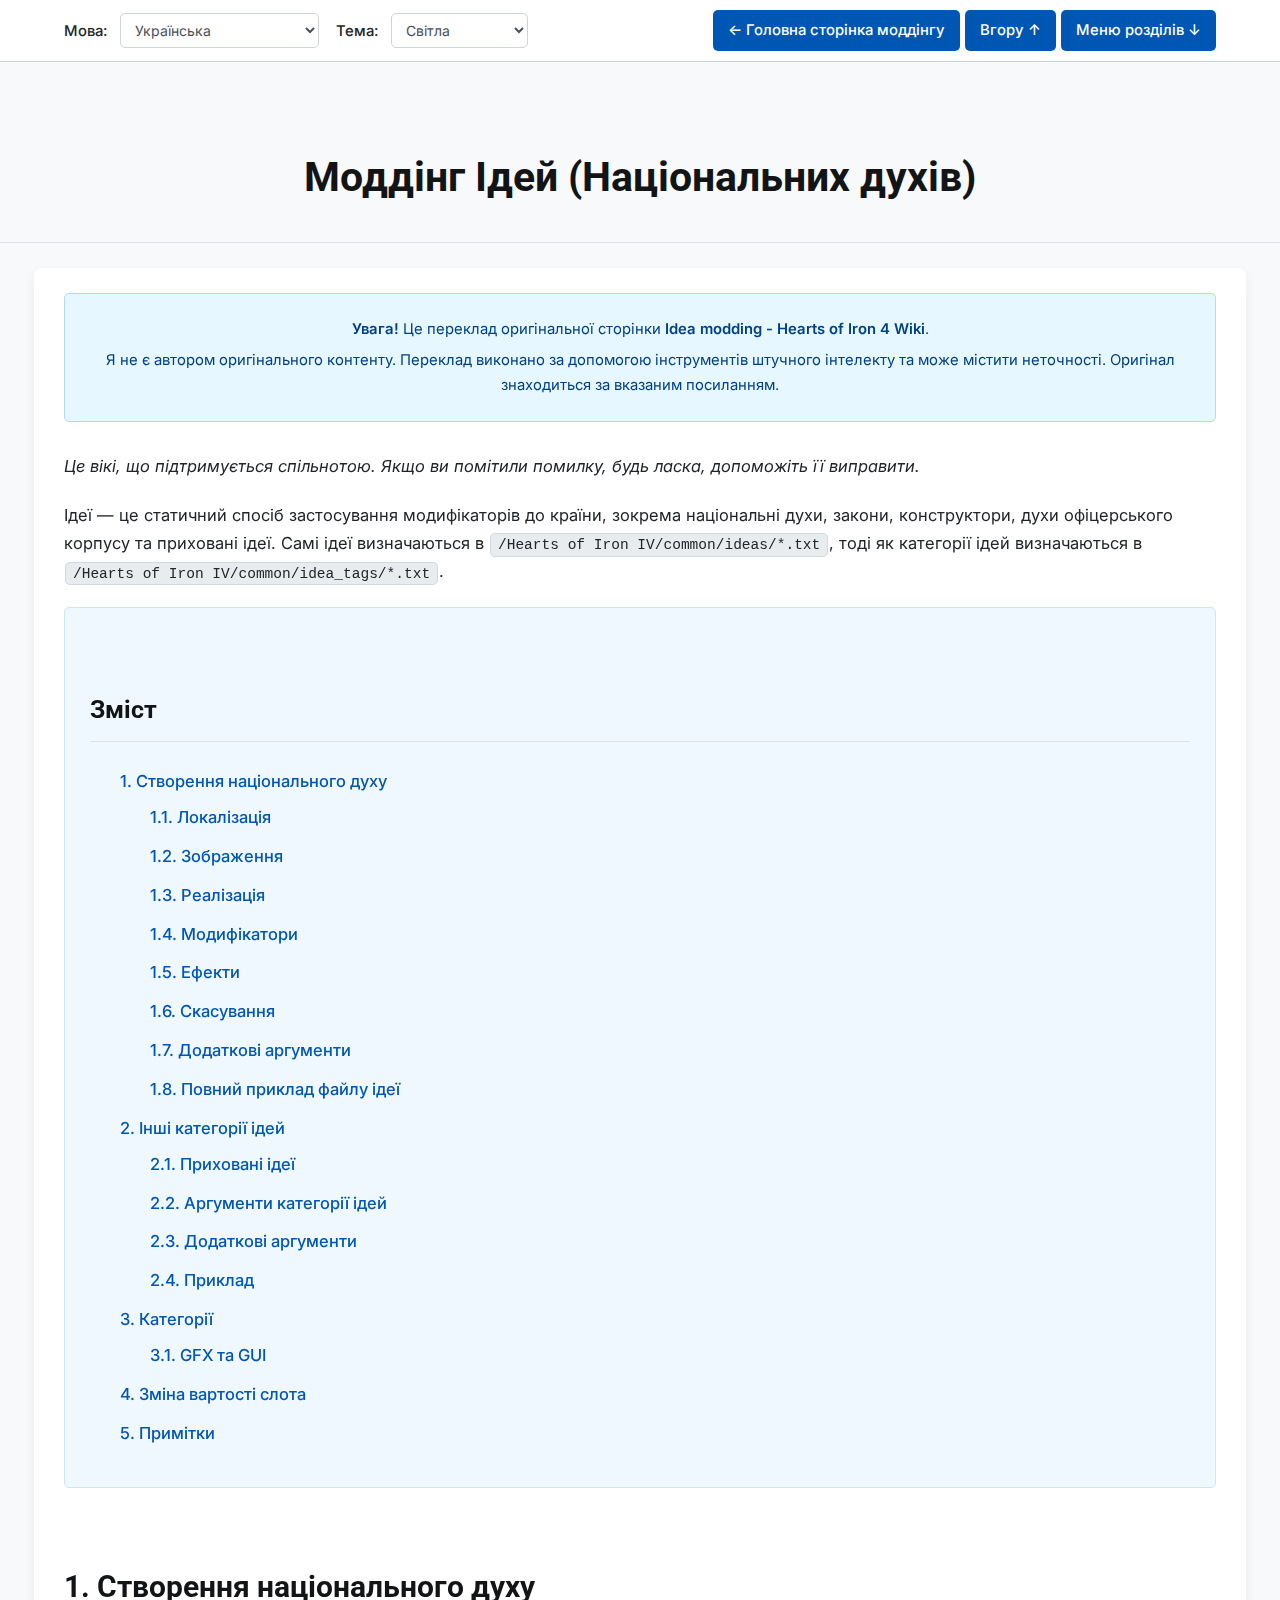
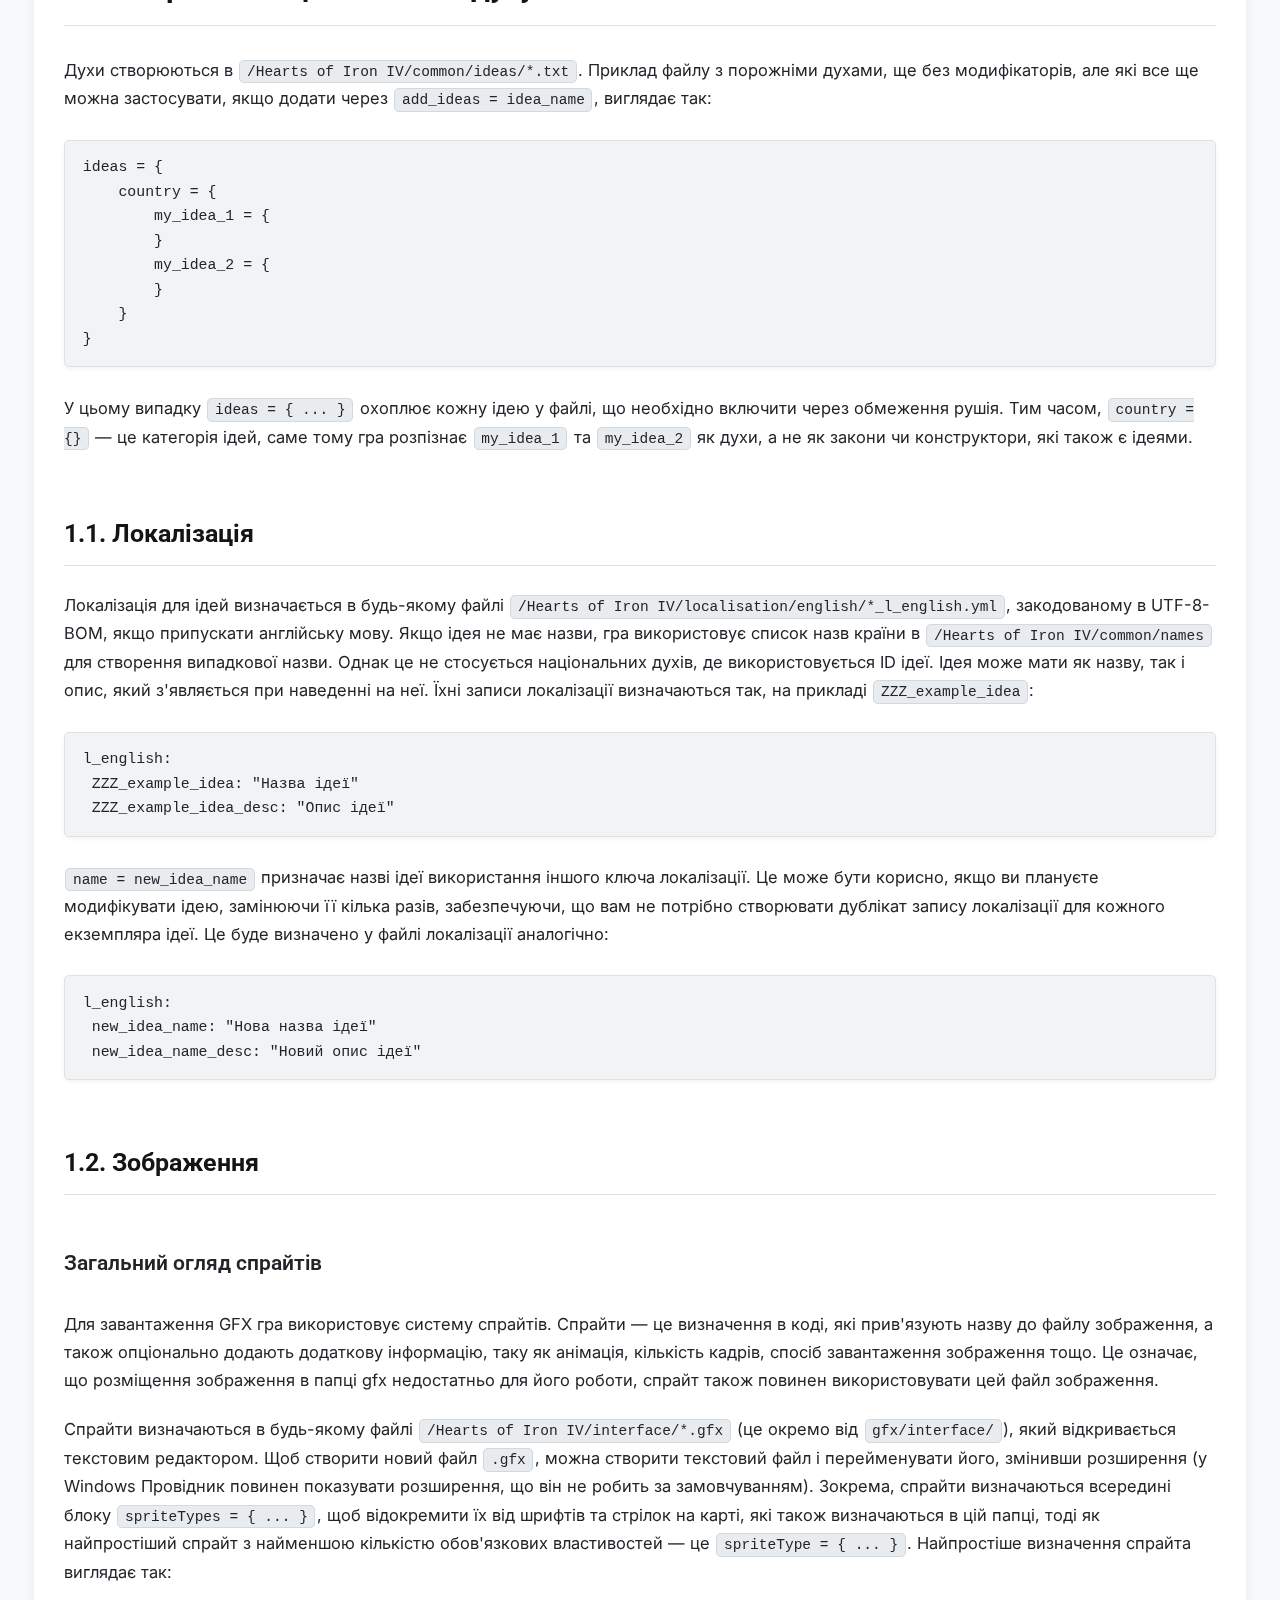
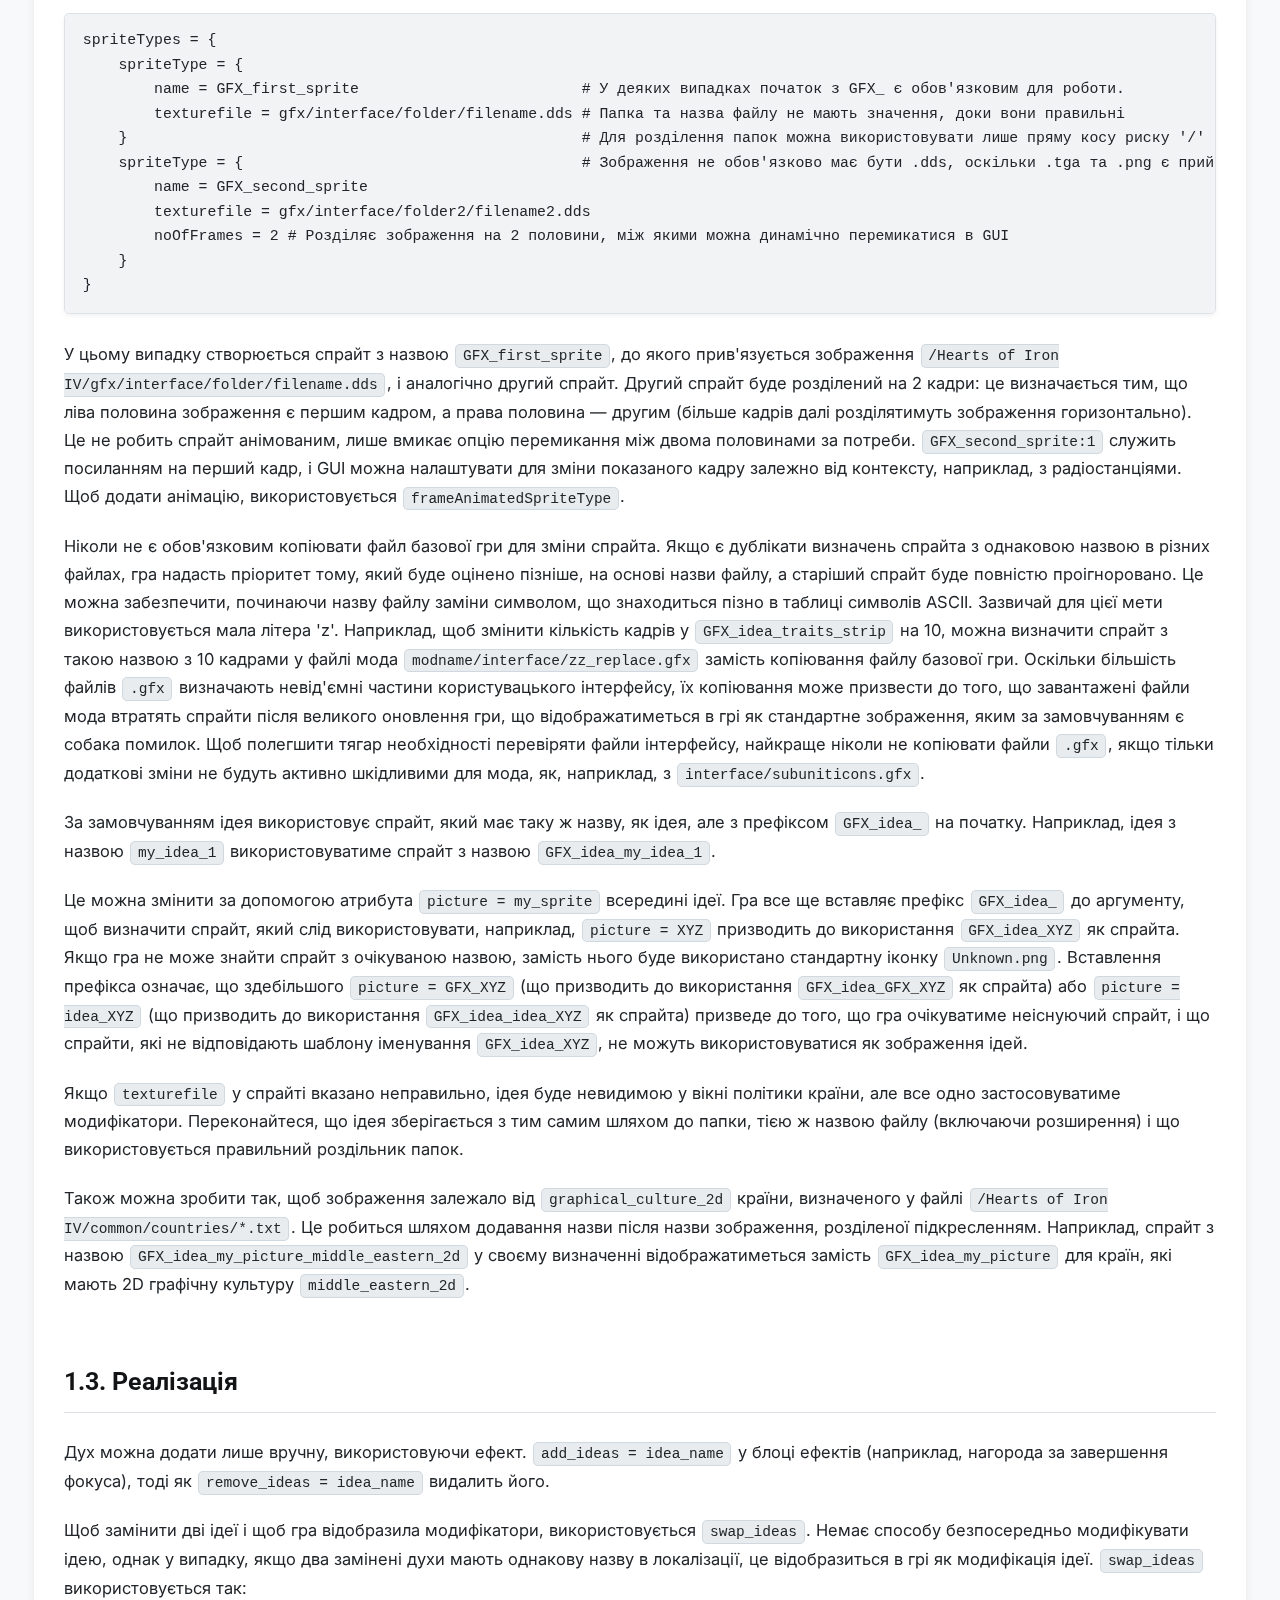
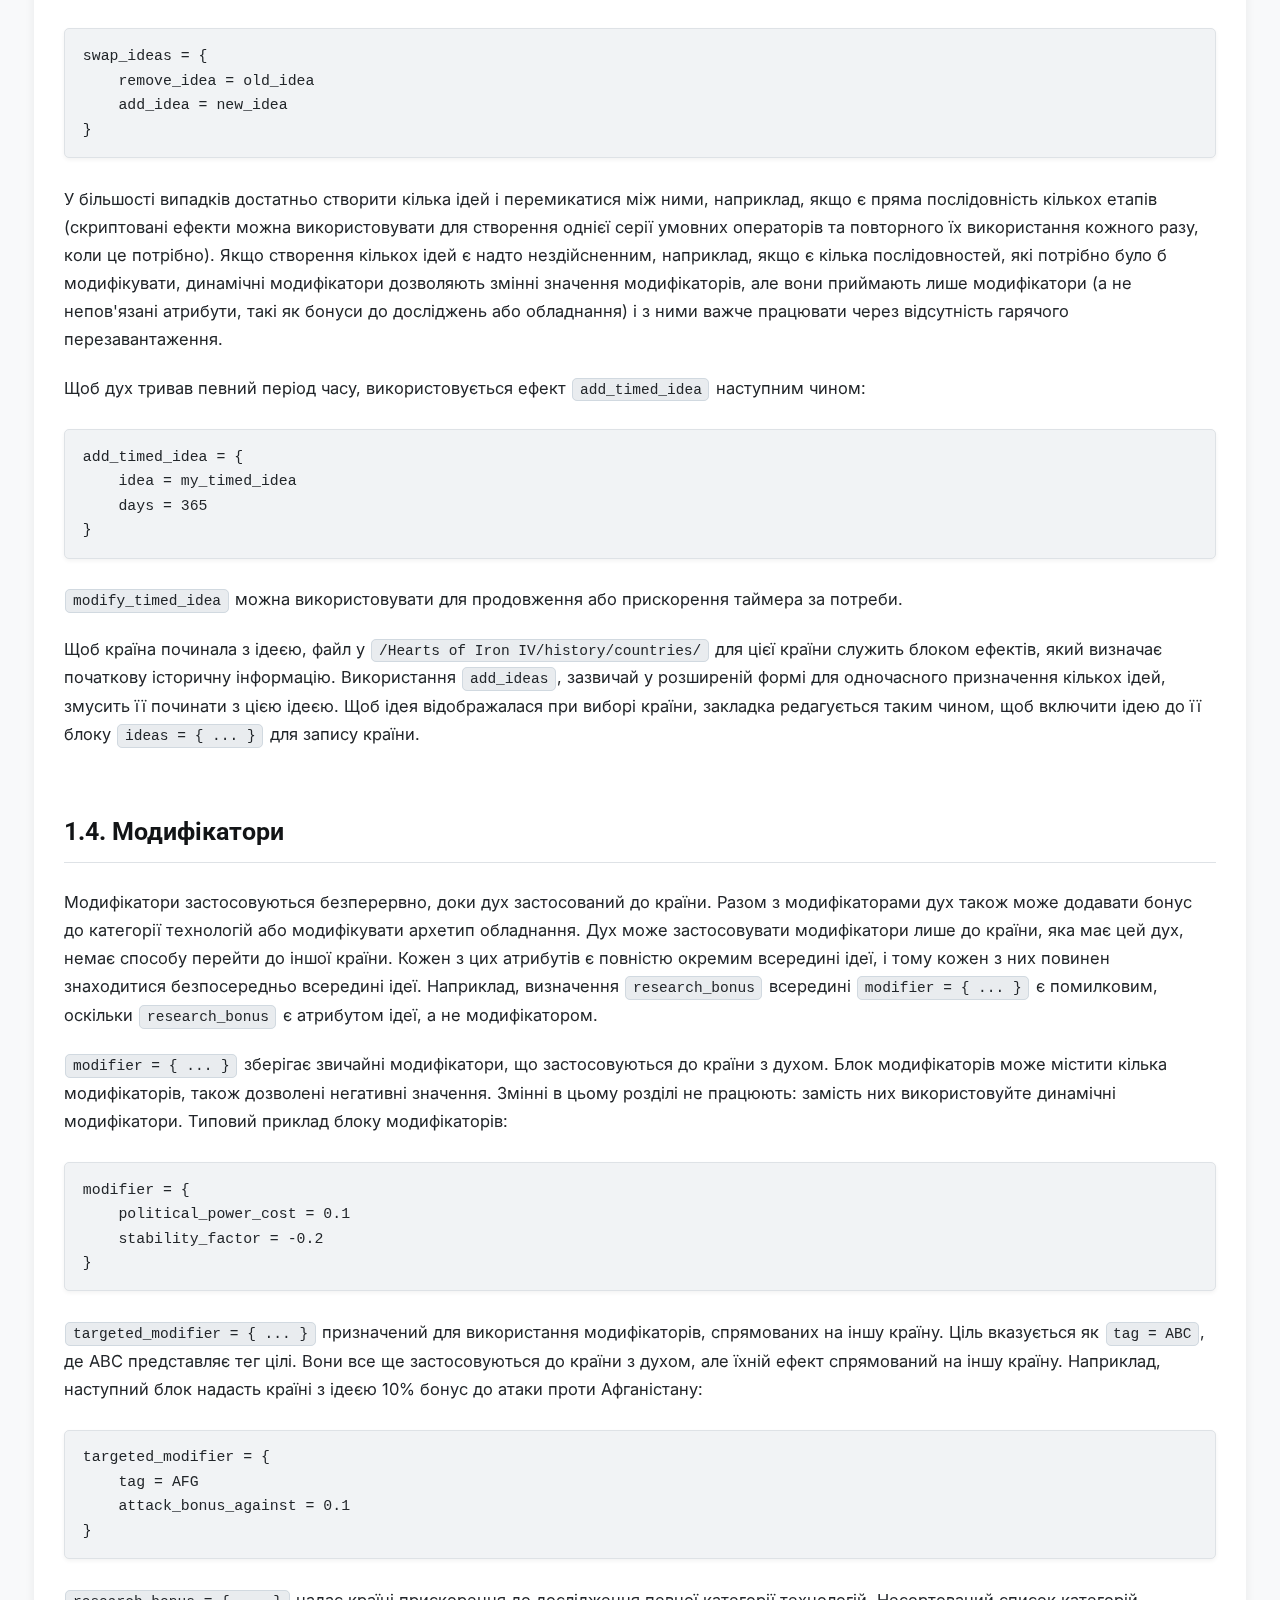
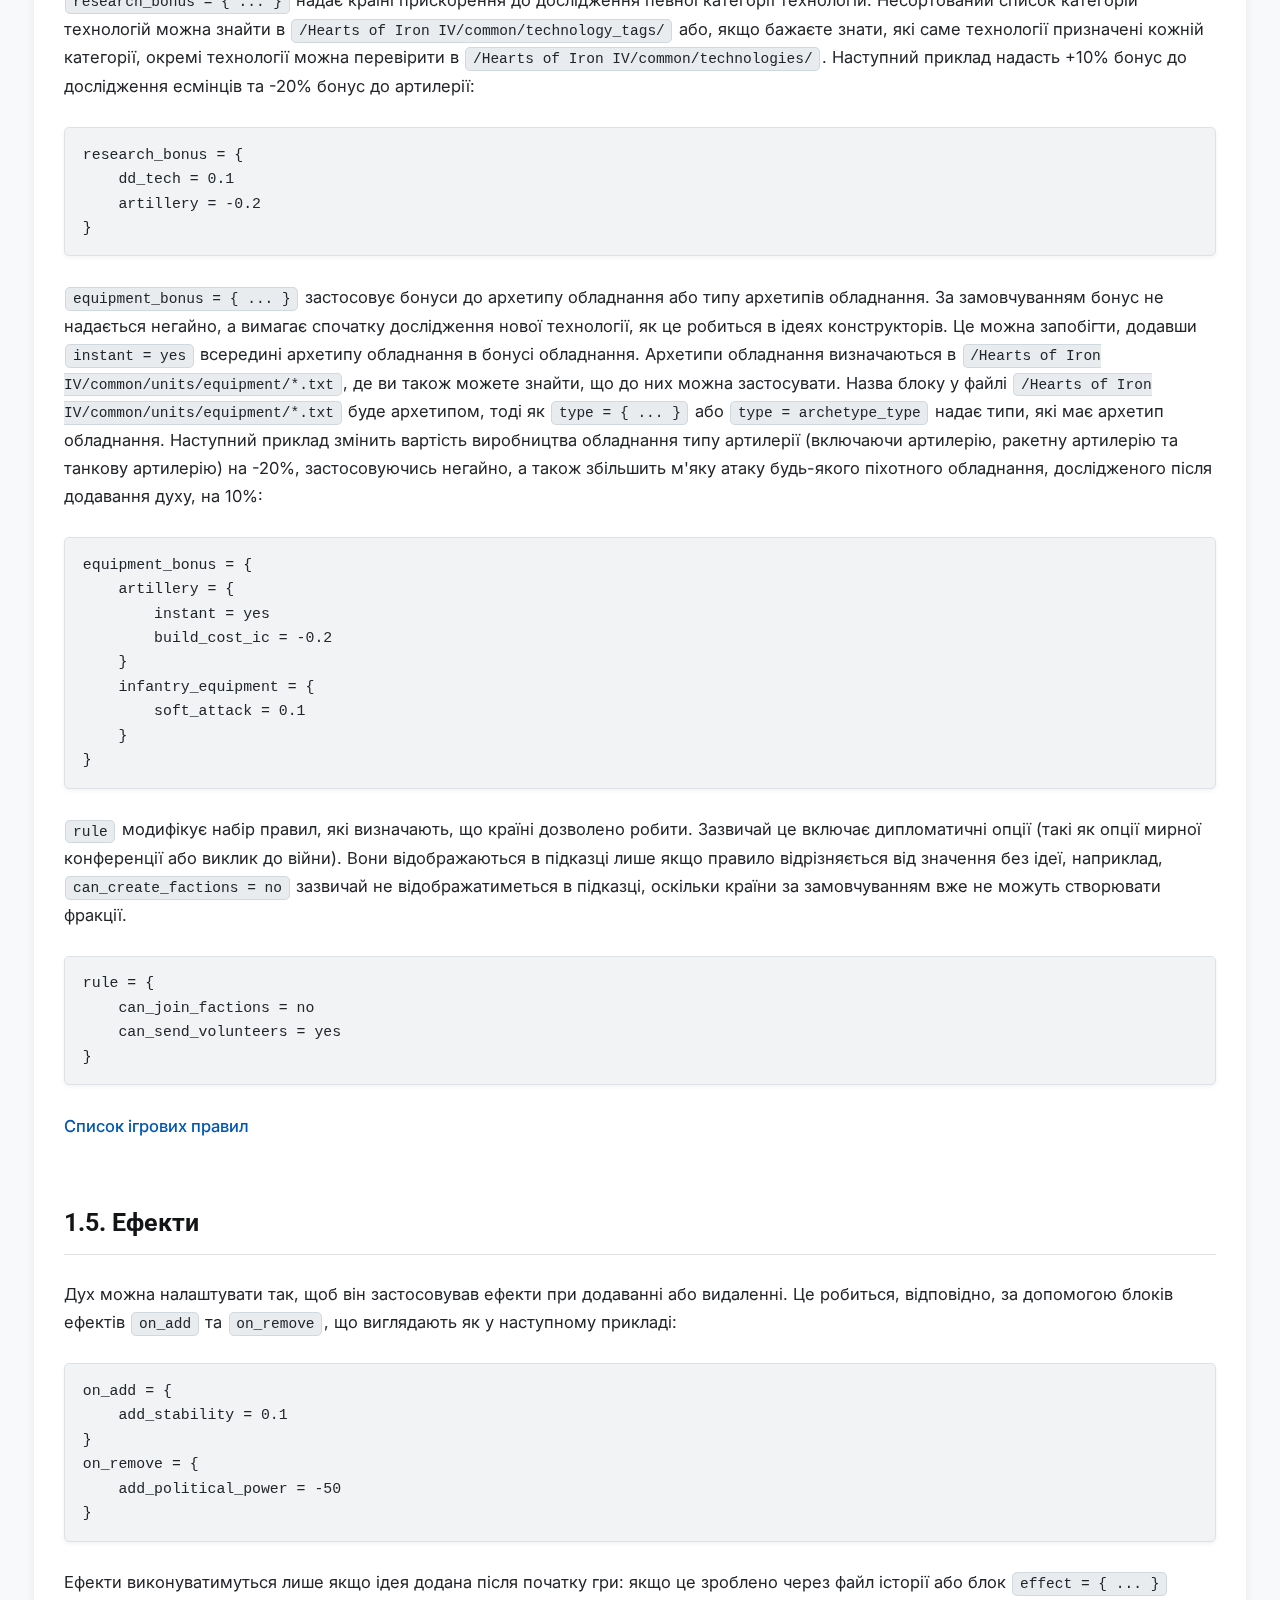
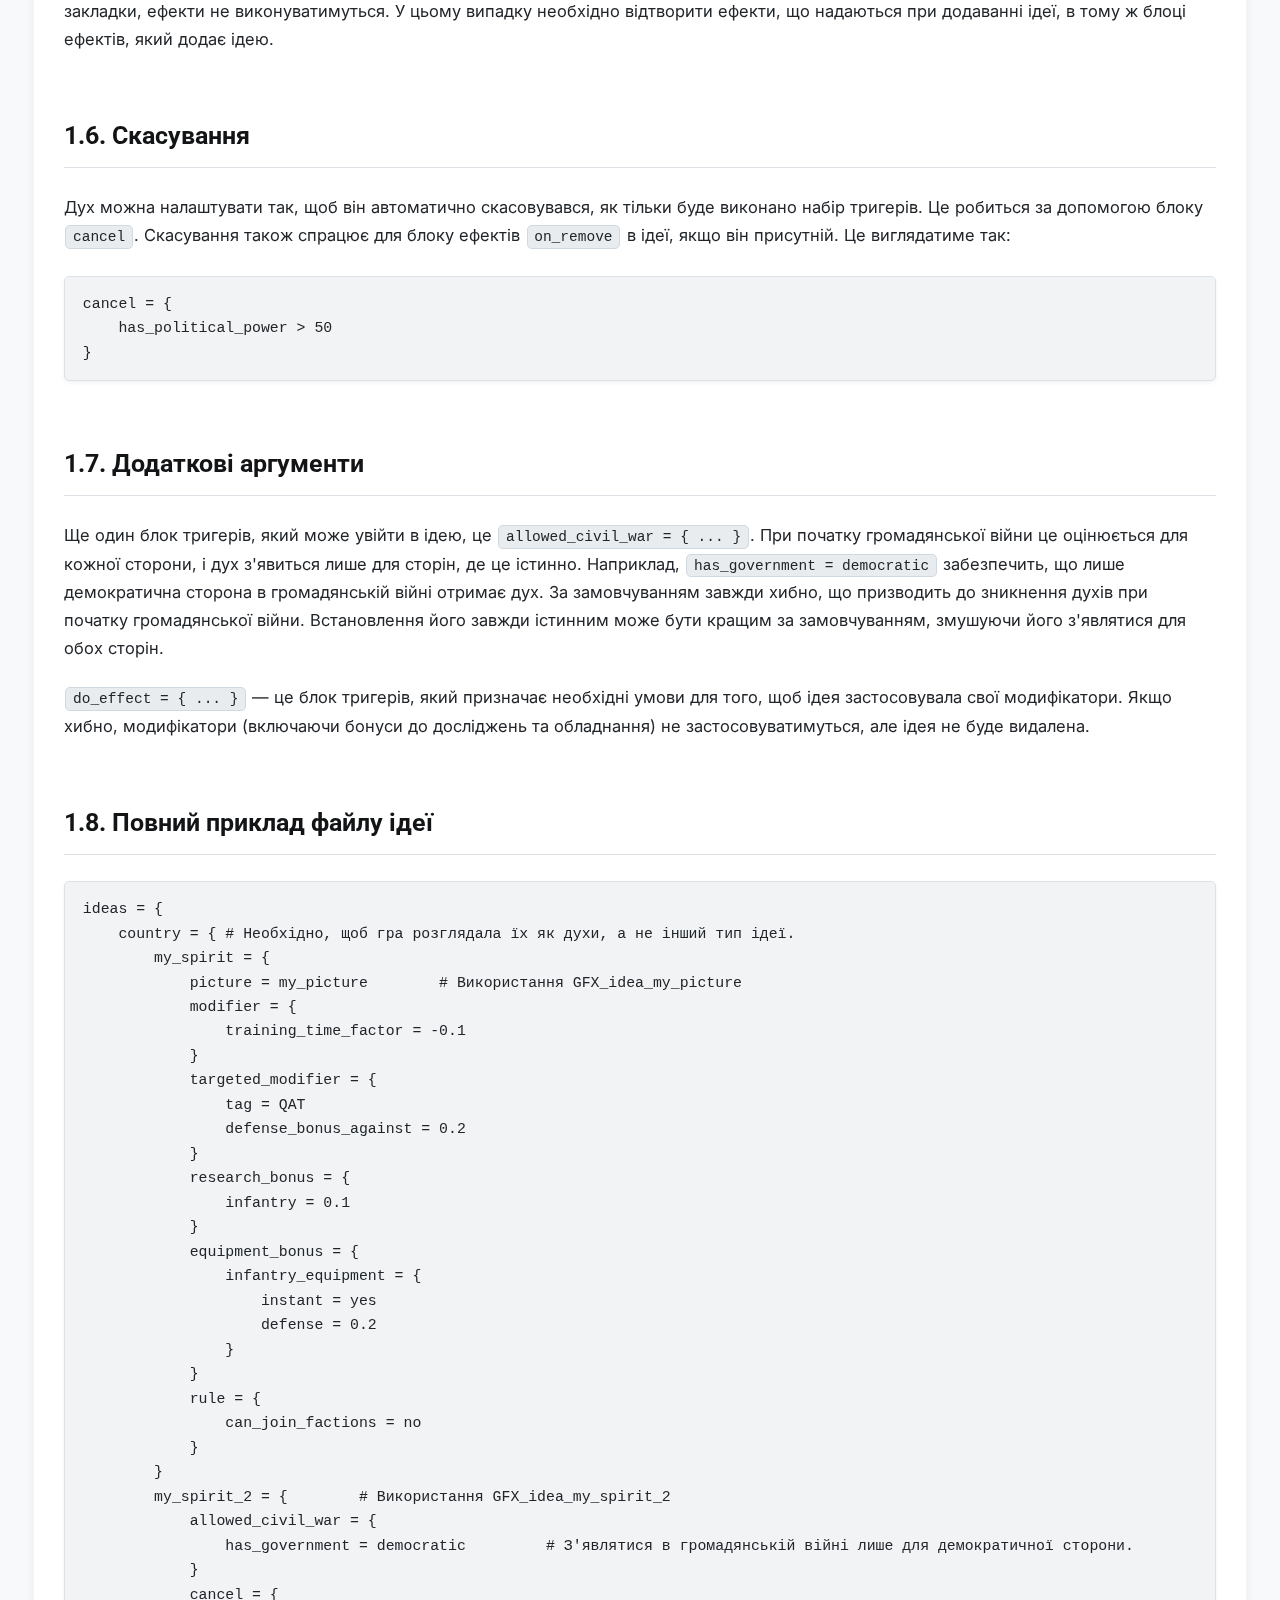
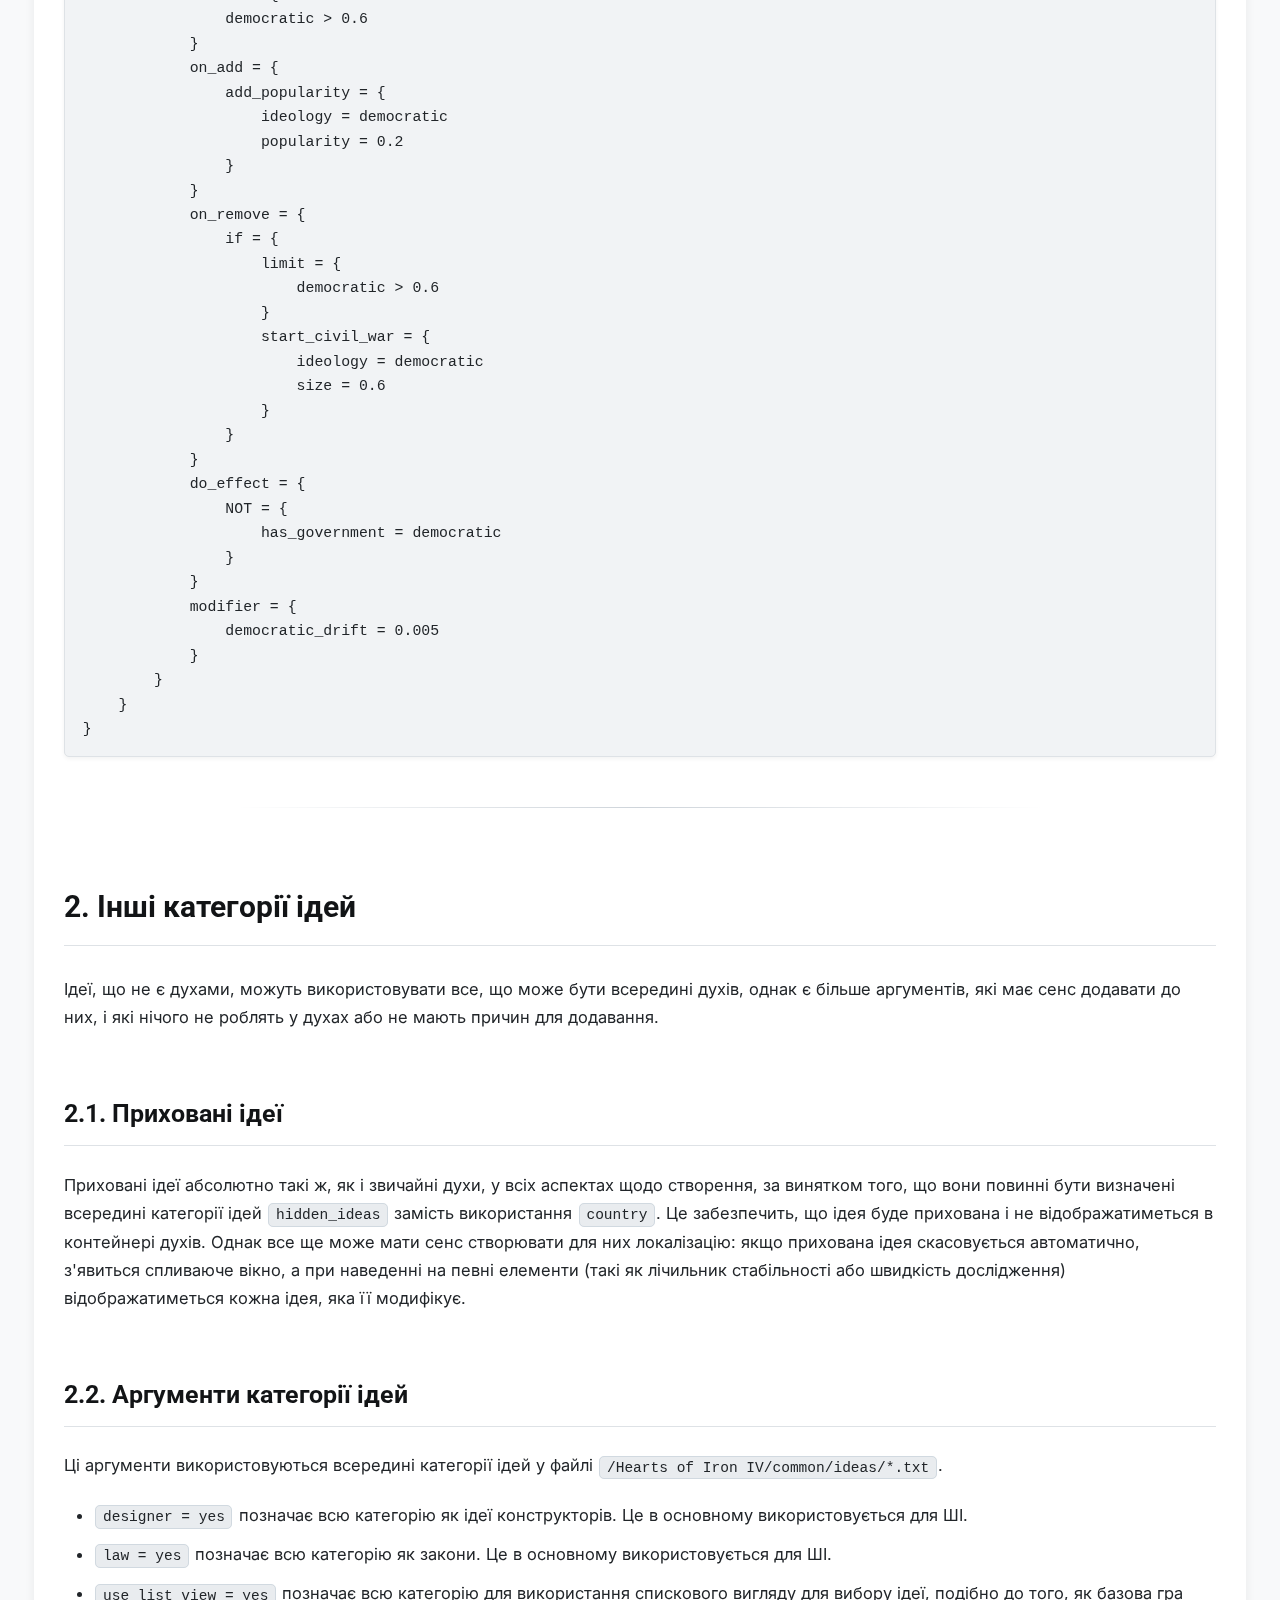
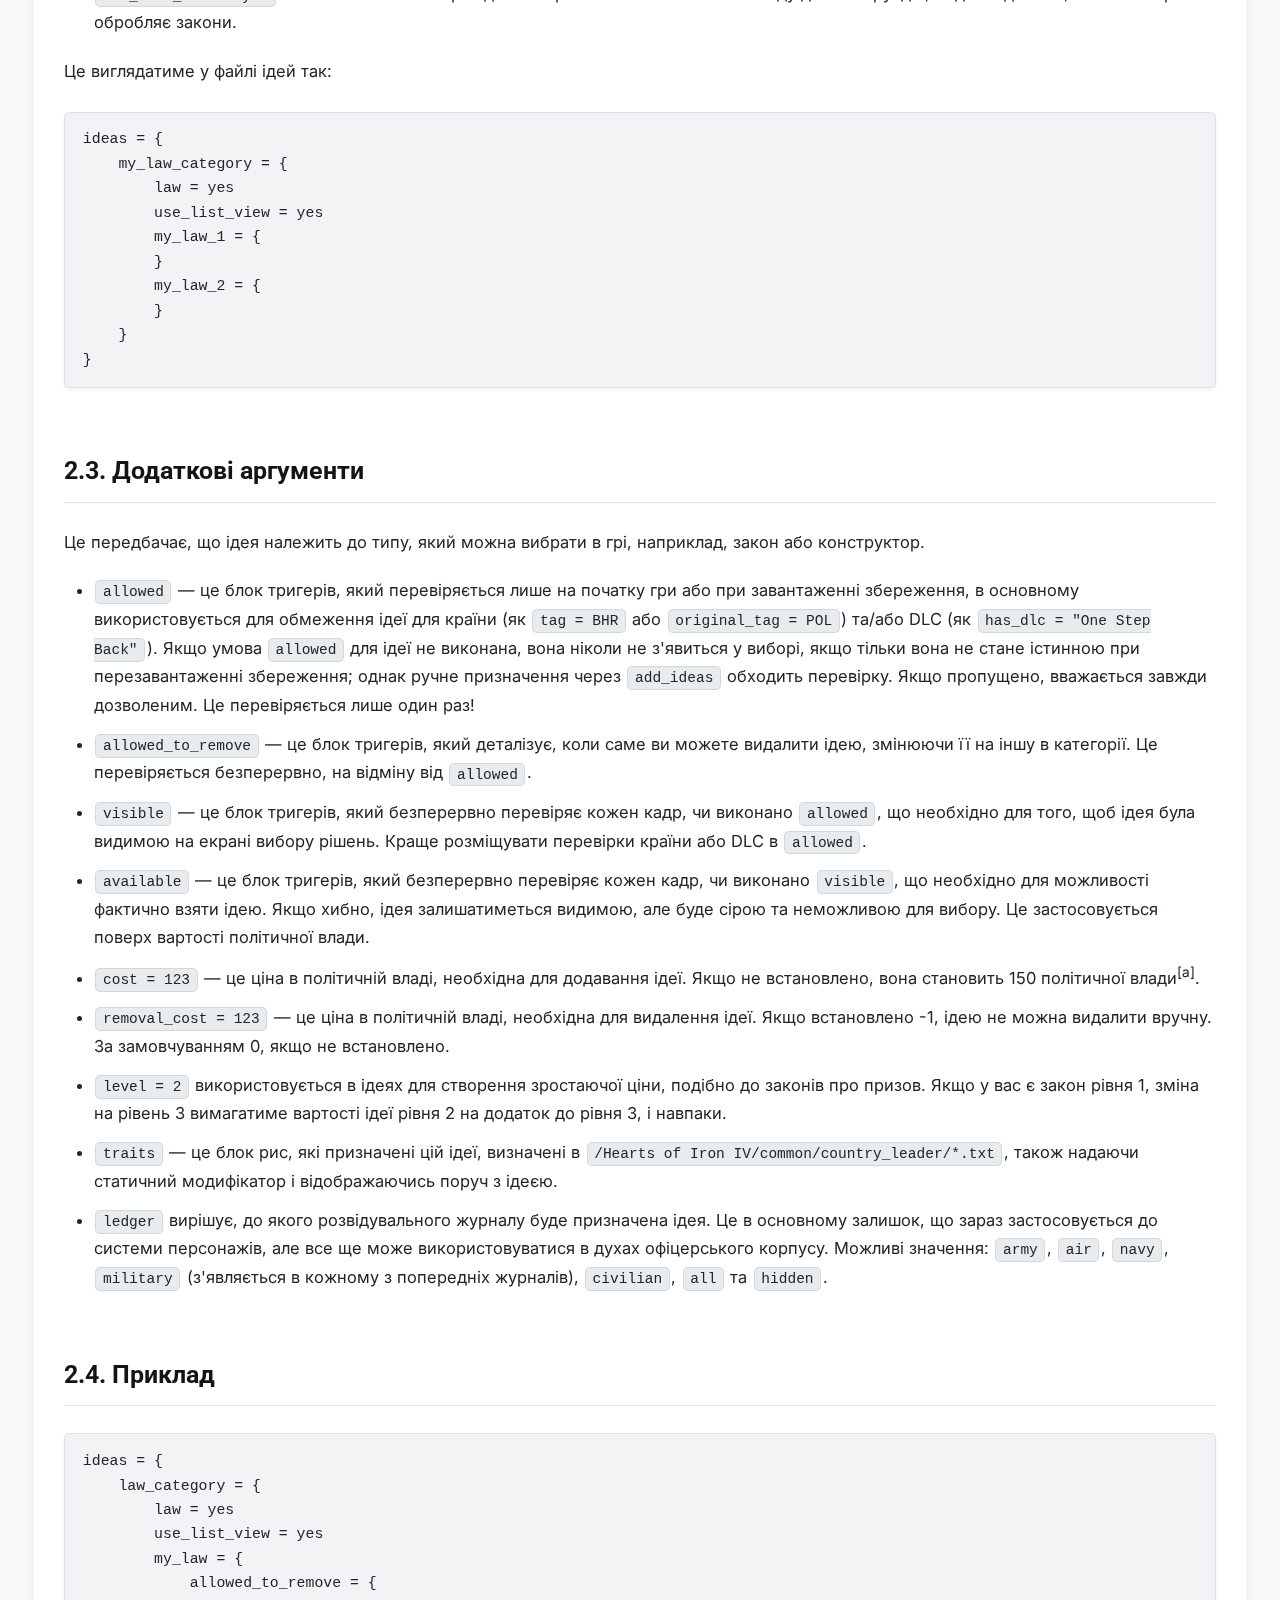
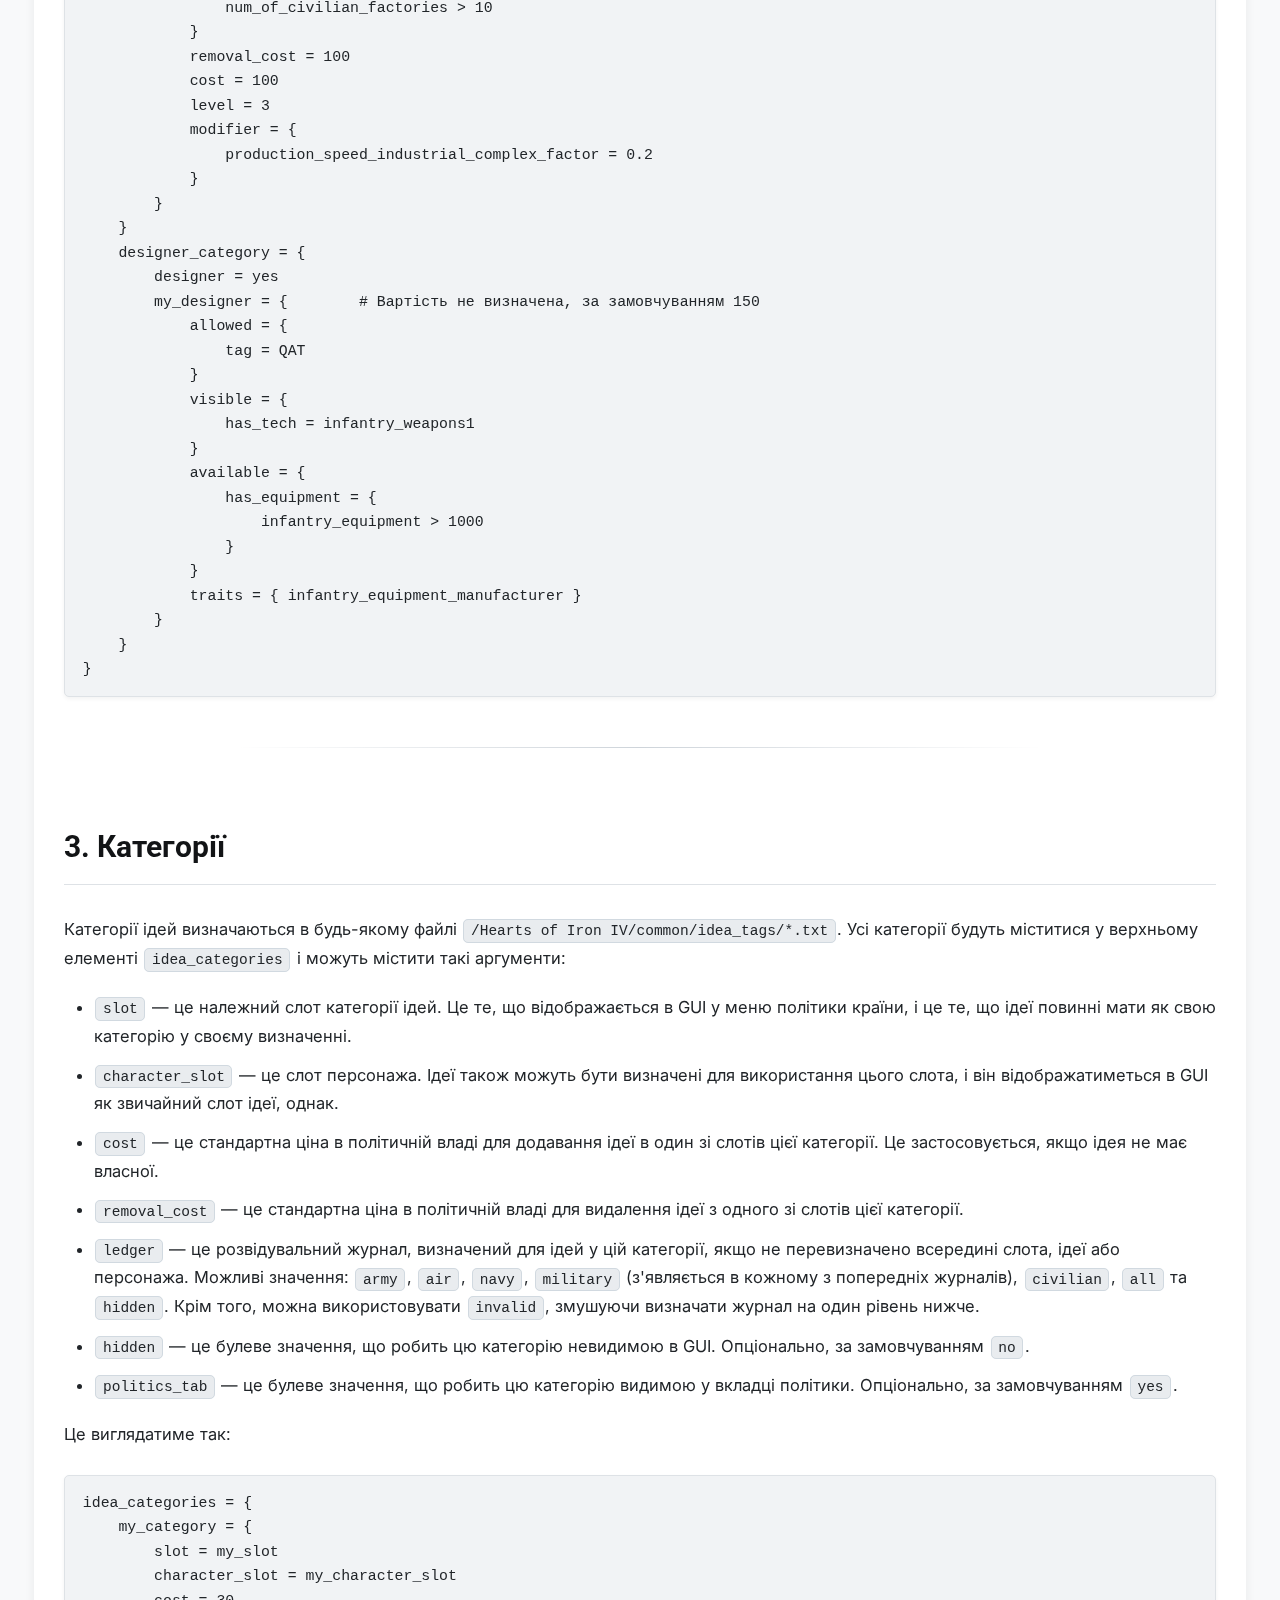
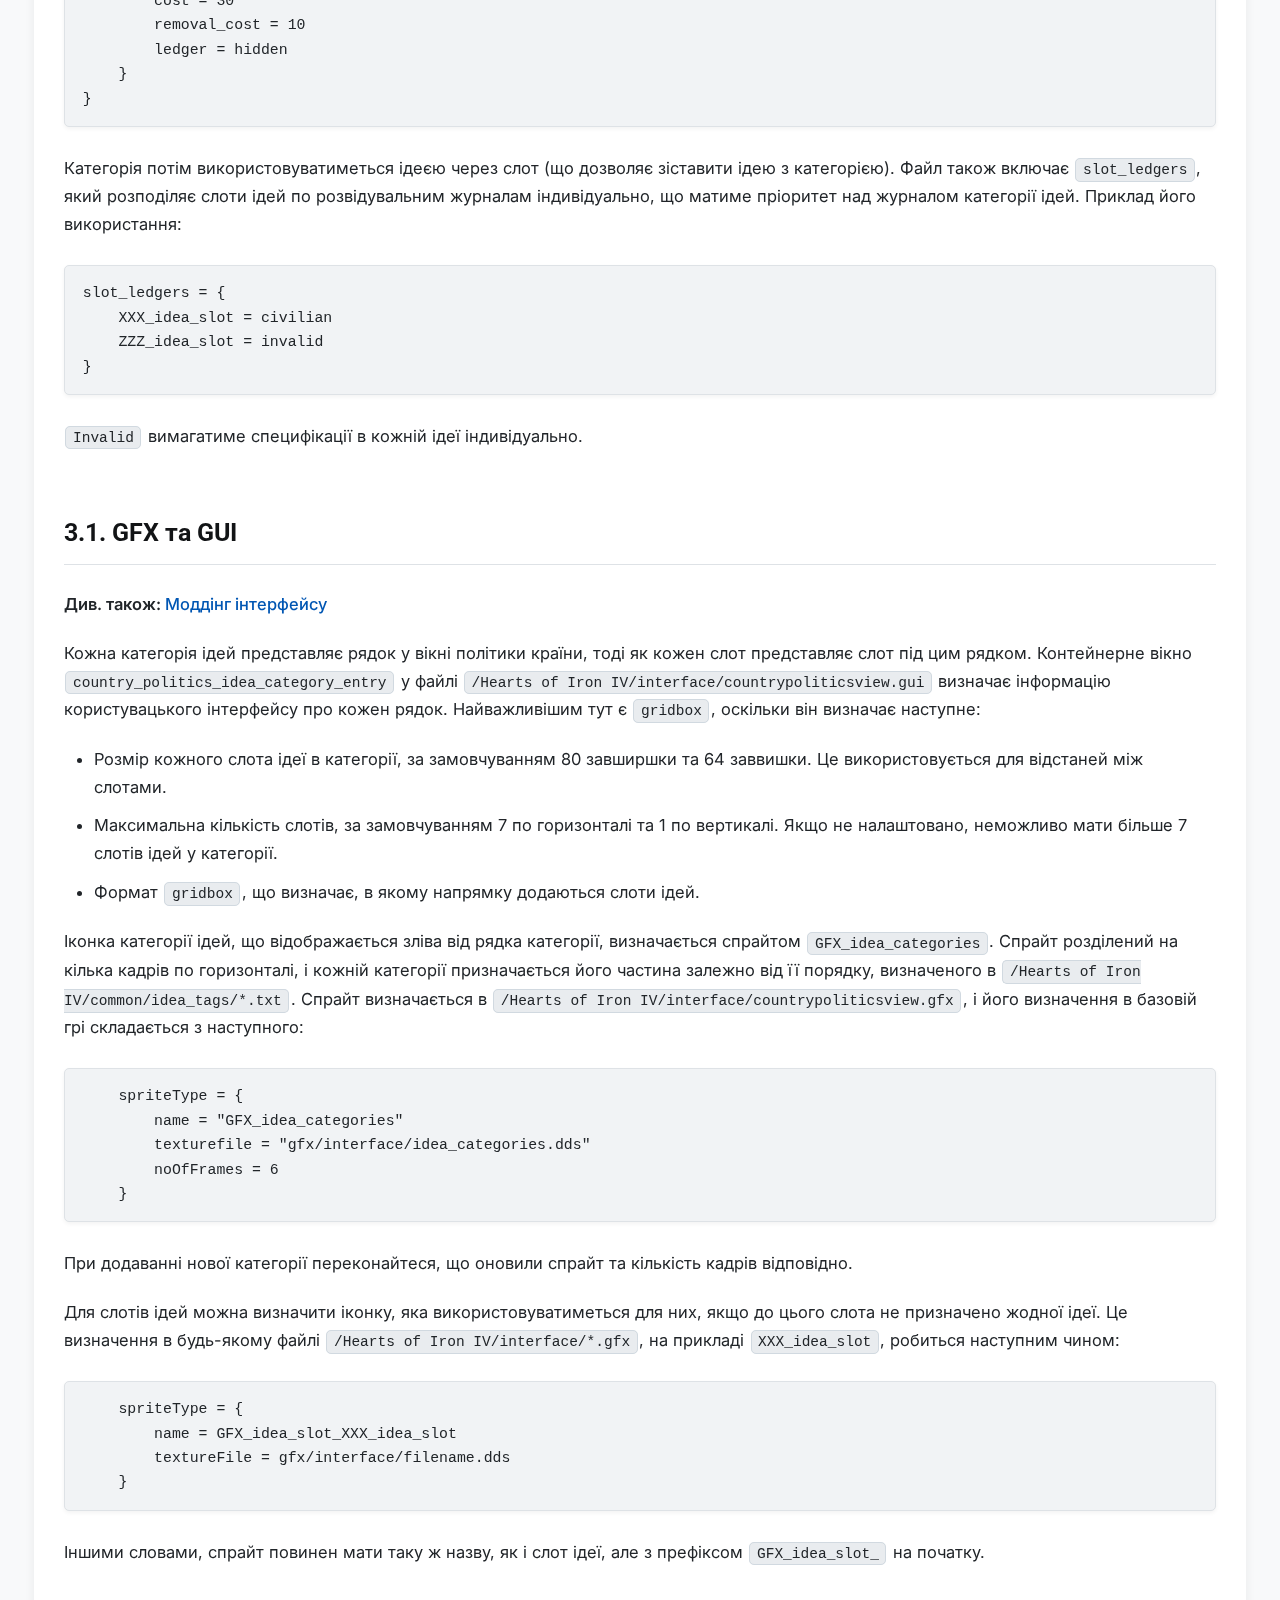
<file: ideas.html>
<!DOCTYPE html>
<html lang="uk">
<head>
    <meta charset="UTF-8">
    <meta name="viewport" content="width=device-width, initial-scale=1.0">
    <title id="header-text">Моддінг Ідей (Національних духів) HOI4</title>

    <link rel="preconnect" href="https://fonts.googleapis.com">
    <link rel="preconnect" href="https://fonts.gstatic.com" crossorigin>
    <link href="https://fonts.googleapis.com/css2?family=Inter:wght@400;500;600;700&family=Roboto:wght@700&display=swap" rel="stylesheet">
    
    <!-- Посилання на ваш існуючий файл CSS -->
    <link rel="stylesheet" href="./styles/ideas.css"> 
</head>
<body class="theme-light theme-dark-base"> 
<div class="page-wrapper">
    <div class="top-bar">
        <div class="controls">
            <label for="language-switcher">Мова:</label>
            <select id="language-switcher" onchange="switchLanguage(this.value)">
                <option value="uk" selected>Українська</option>
                <option value="ru">Русский (ideas_ru.html)</option> <!-- Змініть на ideas_ru.html, якщо плануєте -->
            </select>

            <label for="theme-switcher">Тема:</label>
            <select id="theme-switcher">
                <option value="theme-light">Світла</option>
                <option value="theme-aistudio-dark">AI Studio Dark</option>
                <option value="theme-nord-dark">Nord Dark</option>
                <option value="theme-dracula">Dracula</option>
                <option value="theme-one-dark-pro">One Dark Pro</option>
            </select>
        </div>
        <div class="quick-nav-link">
            <!-- Посилання на головну сторінку моддінгу -->
            <a href="./index" class="nav-button">← Головна сторінка моддінгу</a> 
            <a href="#header-text" class="nav-button">Вгору &#x2191;</a>
            <a href="#focused-navigation-menu" class="nav-button">Меню розділів &#x2193;</a>
        </div>
    </div>

    <header>
        <h1>Моддінг Ідей (Національних духів)</h1>
    </header>

    <div class="container">
        <div class="disclaimer">
            <p><strong>Увага!</strong> Це переклад оригінальної сторінки <a href="https://hoi4.paradoxwikis.com/Idea_modding" target="_blank" rel="noopener noreferrer">Idea modding - Hearts of Iron 4 Wiki</a>.</p>
            <p>Я не є автором оригінального контенту. Переклад виконано за допомогою інструментів штучного інтелекту та може містити неточності. Оригінал знаходиться за вказаним посиланням.</p>
        </div>

        <div id="main-content">
            <p><em>Це вікі, що підтримується спільнотою. Якщо ви помітили помилку, будь ласка, допоможіть її виправити.</em></p>

            <p>Ідеї — це статичний спосіб застосування модифікаторів до країни, зокрема національні духи, закони, конструктори, духи офіцерського корпусу та приховані ідеї. Самі ідеї визначаються в <code>/Hearts of Iron IV/common/ideas/*.txt</code>, тоді як категорії ідей визначаються в <code>/Hearts of Iron IV/common/idea_tags/*.txt</code>.</p>

            <div class="table-of-contents">
                <h3>Зміст</h3>
                <ul>
                    <li><a href="#national-spirit-creation">1. Створення національного духу</a>
                        <ul>
                            <li><a href="#localisation">1.1. Локалізація</a></li>
                            <li><a href="#picture">1.2. Зображення</a></li>
                            <li><a href="#implementation">1.3. Реалізація</a></li>
                            <li><a href="#modifiers">1.4. Модифікатори</a></li>
                            <li><a href="#effects">1.5. Ефекти</a></li>
                            <li><a href="#cancellation">1.6. Скасування</a></li>
                            <li><a href="#additional-arguments">1.7. Додаткові аргументи</a></li>
                            <li><a href="#full-idea-file-example">1.8. Повний приклад файлу ідеї</a></li>
                        </ul>
                    </li>
                    <li><a href="#other-idea-categories">2. Інші категорії ідей</a>
                        <ul>
                            <li><a href="#hidden-ideas">2.1. Приховані ідеї</a></li>
                            <li><a href="#idea-category-arguments">2.2. Аргументи категорії ідей</a></li>
                            <li><a href="#additional-arguments-cat">2.3. Додаткові аргументи</a></li>
                            <li><a href="#example-cat">2.4. Приклад</a></li>
                        </ul>
                    </li>
                    <li><a href="#categories">3. Категорії</a>
                        <ul>
                            <li><a href="#gfx-and-gui">3.1. GFX та GUI</a></li>
                        </ul>
                    </li>
                    <li><a href="#modifying-cost-of-a-slot">4. Зміна вартості слота</a></li>
                    <li><a href="#notes-ideas">5. Примітки</a></li>
                </ul>
            </div>
            
            <h2 id="national-spirit-creation">1. Створення національного духу</h2>
            <p>Духи створюються в <code>/Hearts of Iron IV/common/ideas/*.txt</code>. Приклад файлу з порожніми духами, ще без модифікаторів, але які все ще можна застосувати, якщо додати через <code>add_ideas = idea_name</code>, виглядає так:</p>
            <pre><code>ideas = {
    country = {
        my_idea_1 = {
        }
        my_idea_2 = {
        }
    }
}</code></pre>
            <p>У цьому випадку <code>ideas = { ... }</code> охоплює кожну ідею у файлі, що необхідно включити через обмеження рушія. Тим часом, <code>country = {}</code> — це категорія ідей, саме тому гра розпізнає <code>my_idea_1</code> та <code>my_idea_2</code> як духи, а не як закони чи конструктори, які також є ідеями.</p>

            <h3 id="localisation">1.1. Локалізація</h3>
            <p>Локалізація для ідей визначається в будь-якому файлі <code>/Hearts of Iron IV/localisation/english/*_l_english.yml</code>, закодованому в UTF-8-BOM, якщо припускати англійську мову. Якщо ідея не має назви, гра використовує список назв країни в <code>/Hearts of Iron IV/common/names</code> для створення випадкової назви. Однак це не стосується національних духів, де використовується ID ідеї. Ідея може мати як назву, так і опис, який з'являється при наведенні на неї. Їхні записи локалізації визначаються так, на прикладі <code>ZZZ_example_idea</code>:</p>
            <pre><code>l_english:
 ZZZ_example_idea: "Назва ідеї"
 ZZZ_example_idea_desc: "Опис ідеї"</code></pre>
            <p><code>name = new_idea_name</code> призначає назві ідеї використання іншого ключа локалізації. Це може бути корисно, якщо ви плануєте модифікувати ідею, замінюючи її кілька разів, забезпечуючи, що вам не потрібно створювати дублікат запису локалізації для кожного екземпляра ідеї. Це буде визначено у файлі локалізації аналогічно:</p>
            <pre><code>l_english:
 new_idea_name: "Нова назва ідеї"
 new_idea_name_desc: "Новий опис ідеї"</code></pre>

            <h3 id="picture">1.2. Зображення</h3>
            <h4>Загальний огляд спрайтів</h4>
            <p>Для завантаження GFX гра використовує систему спрайтів. Спрайти — це визначення в коді, які прив'язують назву до файлу зображення, а також опціонально додають додаткову інформацію, таку як анімація, кількість кадрів, спосіб завантаження зображення тощо. Це означає, що розміщення зображення в папці gfx недостатньо для його роботи, спрайт також повинен використовувати цей файл зображення.</p>
            <p>Спрайти визначаються в будь-якому файлі <code>/Hearts of Iron IV/interface/*.gfx</code> (це окремо від <code>gfx/interface/</code>), який відкривається текстовим редактором. Щоб створити новий файл <code>.gfx</code>, можна створити текстовий файл і перейменувати його, змінивши розширення (у Windows Провідник повинен показувати розширення, що він не робить за замовчуванням). Зокрема, спрайти визначаються всередині блоку <code>spriteTypes = { ... }</code>, щоб відокремити їх від шрифтів та стрілок на карті, які також визначаються в цій папці, тоді як найпростіший спрайт з найменшою кількістю обов'язкових властивостей — це <code>spriteType = { ... }</code>. Найпростіше визначення спрайта виглядає так:</p>
            <pre><code>spriteTypes = {
    spriteType = {
        name = GFX_first_sprite                         # У деяких випадках початок з GFX_ є обов'язковим для роботи.
        texturefile = gfx/interface/folder/filename.dds # Папка та назва файлу не мають значення, доки вони правильні
    }                                                   # Для розділення папок можна використовувати лише пряму косу риску '/' (може бути подвоєна як '//').
    spriteType = {                                      # Зображення не обов'язково має бути .dds, оскільки .tga та .png є прийнятними.
        name = GFX_second_sprite
        texturefile = gfx/interface/folder2/filename2.dds
        noOfFrames = 2 # Розділяє зображення на 2 половини, між якими можна динамічно перемикатися в GUI
    }
}</code></pre>
            <p>У цьому випадку створюється спрайт з назвою <code>GFX_first_sprite</code>, до якого прив'язується зображення <code>/Hearts of Iron IV/gfx/interface/folder/filename.dds</code>, і аналогічно другий спрайт. Другий спрайт буде розділений на 2 кадри: це визначається тим, що ліва половина зображення є першим кадром, а права половина — другим (більше кадрів далі розділятимуть зображення горизонтально). Це не робить спрайт анімованим, лише вмикає опцію перемикання між двома половинами за потреби. <code>GFX_second_sprite:1</code> служить посиланням на перший кадр, і GUI можна налаштувати для зміни показаного кадру залежно від контексту, наприклад, з радіостанціями. Щоб додати анімацію, використовується <code>frameAnimatedSpriteType</code>.</p>
            <p>Ніколи не є обов'язковим копіювати файл базової гри для зміни спрайта. Якщо є дублікати визначень спрайта з однаковою назвою в різних файлах, гра надасть пріоритет тому, який буде оцінено пізніше, на основі назви файлу, а старіший спрайт буде повністю проігноровано. Це можна забезпечити, починаючи назву файлу заміни символом, що знаходиться пізно в таблиці символів ASCII. Зазвичай для цієї мети використовується мала літера 'z'. Наприклад, щоб змінити кількість кадрів у <code>GFX_idea_traits_strip</code> на 10, можна визначити спрайт з такою назвою з 10 кадрами у файлі мода <code>modname/interface/zz_replace.gfx</code> замість копіювання файлу базової гри. Оскільки більшість файлів <code>.gfx</code> визначають невід'ємні частини користувацького інтерфейсу, їх копіювання може призвести до того, що завантажені файли мода втратять спрайти після великого оновлення гри, що відображатиметься в грі як стандартне зображення, яким за замовчуванням є собака помилок. Щоб полегшити тягар необхідності перевіряти файли інтерфейсу, найкраще ніколи не копіювати файли <code>.gfx</code>, якщо тільки додаткові зміни не будуть активно шкідливими для мода, як, наприклад, з <code>interface/subuniticons.gfx</code>.</p>
            <p>За замовчуванням ідея використовує спрайт, який має таку ж назву, як ідея, але з префіксом <code>GFX_idea_</code> на початку. Наприклад, ідея з назвою <code>my_idea_1</code> використовуватиме спрайт з назвою <code>GFX_idea_my_idea_1</code>.</p>
            <p>Це можна змінити за допомогою атрибута <code>picture = my_sprite</code> всередині ідеї. Гра все ще вставляє префікс <code>GFX_idea_</code> до аргументу, щоб визначити спрайт, який слід використовувати, наприклад, <code>picture = XYZ</code> призводить до використання <code>GFX_idea_XYZ</code> як спрайта. Якщо гра не може знайти спрайт з очікуваною назвою, замість нього буде використано стандартну іконку <code>Unknown.png</code>. Вставлення префікса означає, що здебільшого <code>picture = GFX_XYZ</code> (що призводить до використання <code>GFX_idea_GFX_XYZ</code> як спрайта) або <code>picture = idea_XYZ</code> (що призводить до використання <code>GFX_idea_idea_XYZ</code> як спрайта) призведе до того, що гра очікуватиме неіснуючий спрайт, і що спрайти, які не відповідають шаблону іменування <code>GFX_idea_XYZ</code>, не можуть використовуватися як зображення ідей.</p>
            <p>Якщо <code>texturefile</code> у спрайті вказано неправильно, ідея буде невидимою у вікні політики країни, але все одно застосовуватиме модифікатори. Переконайтеся, що ідея зберігається з тим самим шляхом до папки, тією ж назвою файлу (включаючи розширення) і що використовується правильний роздільник папок.</p>
            <p>Також можна зробити так, щоб зображення залежало від <code>graphical_culture_2d</code> країни, визначеного у файлі <code>/Hearts of Iron IV/common/countries/*.txt</code>. Це робиться шляхом додавання назви після назви зображення, розділеної підкресленням. Наприклад, спрайт з назвою <code>GFX_idea_my_picture_middle_eastern_2d</code> у своєму визначенні відображатиметься замість <code>GFX_idea_my_picture</code> для країн, які мають 2D графічну культуру <code>middle_eastern_2d</code>.</p>

            <h3 id="implementation">1.3. Реалізація</h3>
            <p>Дух можна додати лише вручну, використовуючи ефект. <code>add_ideas = idea_name</code> у блоці ефектів (наприклад, нагорода за завершення фокуса), тоді як <code>remove_ideas = idea_name</code> видалить його.</p>
            <p>Щоб замінити дві ідеї і щоб гра відобразила модифікатори, використовується <code>swap_ideas</code>. Немає способу безпосередньо модифікувати ідею, однак у випадку, якщо два замінені духи мають однакову назву в локалізації, це відобразиться в грі як модифікація ідеї. <code>swap_ideas</code> використовується так:</p>
            <pre><code>swap_ideas = {
    remove_idea = old_idea
    add_idea = new_idea
}</code></pre>
            <p>У більшості випадків достатньо створити кілька ідей і перемикатися між ними, наприклад, якщо є пряма послідовність кількох етапів (скриптовані ефекти можна використовувати для створення однієї серії умовних операторів та повторного їх використання кожного разу, коли це потрібно). Якщо створення кількох ідей є надто нездійсненним, наприклад, якщо є кілька послідовностей, які потрібно було б модифікувати, динамічні модифікатори дозволяють змінні значення модифікаторів, але вони приймають лише модифікатори (а не непов'язані атрибути, такі як бонуси до досліджень або обладнання) і з ними важче працювати через відсутність гарячого перезавантаження.</p>
            <p>Щоб дух тривав певний період часу, використовується ефект <code>add_timed_idea</code> наступним чином:</p>
            <pre><code>add_timed_idea = {
    idea = my_timed_idea
    days = 365
}</code></pre>
            <p><code>modify_timed_idea</code> можна використовувати для продовження або прискорення таймера за потреби.</p>
            <p>Щоб країна починала з ідеєю, файл у <code>/Hearts of Iron IV/history/countries/</code> для цієї країни служить блоком ефектів, який визначає початкову історичну інформацію. Використання <code>add_ideas</code>, зазвичай у розширеній формі для одночасного призначення кількох ідей, змусить її починати з цією ідеєю. Щоб ідея відображалася при виборі країни, закладка редагується таким чином, щоб включити ідею до її блоку <code>ideas = { ... }</code> для запису країни.</p>

            <h3 id="modifiers">1.4. Модифікатори</h3>
            <p>Модифікатори застосовуються безперервно, доки дух застосований до країни. Разом з модифікаторами дух також може додавати бонус до категорії технологій або модифікувати архетип обладнання. Дух може застосовувати модифікатори лише до країни, яка має цей дух, немає способу перейти до іншої країни. Кожен з цих атрибутів є повністю окремим всередині ідеї, і тому кожен з них повинен знаходитися безпосередньо всередині ідеї. Наприклад, визначення <code>research_bonus</code> всередині <code>modifier = { ... }</code> є помилковим, оскільки <code>research_bonus</code> є атрибутом ідеї, а не модифікатором.</p>
            <p><code>modifier = { ... }</code> зберігає звичайні модифікатори, що застосовуються до країни з духом. Блок модифікаторів може містити кілька модифікаторів, також дозволені негативні значення. Змінні в цьому розділі не працюють: замість них використовуйте динамічні модифікатори. Типовий приклад блоку модифікаторів:</p>
            <pre><code>modifier = {
    political_power_cost = 0.1
    stability_factor = -0.2
}</code></pre>
            <p><code>targeted_modifier = { ... }</code> призначений для використання модифікаторів, спрямованих на іншу країну. Ціль вказується як <code>tag = ABC</code>, де ABC представляє тег цілі. Вони все ще застосовуються до країни з духом, але їхній ефект спрямований на іншу країну. Наприклад, наступний блок надасть країні з ідеєю 10% бонус до атаки проти Афганістану:</p>
            <pre><code>targeted_modifier = {
    tag = AFG
    attack_bonus_against = 0.1
}</code></pre>
            <p><code>research_bonus = { ... }</code> надає країні прискорення до дослідження певної категорії технологій. Несортований список категорій технологій можна знайти в <code>/Hearts of Iron IV/common/technology_tags/</code> або, якщо бажаєте знати, які саме технології призначені кожній категорії, окремі технології можна перевірити в <code>/Hearts of Iron IV/common/technologies/</code>. Наступний приклад надасть +10% бонус до дослідження есмінців та -20% бонус до артилерії:</p>
            <pre><code>research_bonus = {
    dd_tech = 0.1
    artillery = -0.2
}</code></pre>
            <p><code>equipment_bonus = { ... }</code> застосовує бонуси до архетипу обладнання або типу архетипів обладнання. За замовчуванням бонус не надається негайно, а вимагає спочатку дослідження нової технології, як це робиться в ідеях конструкторів. Це можна запобігти, додавши <code>instant = yes</code> всередині архетипу обладнання в бонусі обладнання. Архетипи обладнання визначаються в <code>/Hearts of Iron IV/common/units/equipment/*.txt</code>, де ви також можете знайти, що до них можна застосувати. Назва блоку у файлі <code>/Hearts of Iron IV/common/units/equipment/*.txt</code> буде архетипом, тоді як <code>type = { ... }</code> або <code>type = archetype_type</code> надає типи, які має архетип обладнання. Наступний приклад змінить вартість виробництва обладнання типу артилерії (включаючи артилерію, ракетну артилерію та танкову артилерію) на -20%, застосовуючись негайно, а також збільшить м'яку атаку будь-якого піхотного обладнання, дослідженого після додавання духу, на 10%:</p>
            <pre><code>equipment_bonus = {
    artillery = {
        instant = yes
        build_cost_ic = -0.2
    }
    infantry_equipment = {
        soft_attack = 0.1
    }
}</code></pre>
            <p><code>rule</code> модифікує набір правил, які визначають, що країні дозволено робити. Зазвичай це включає дипломатичні опції (такі як опції мирної конференції або виклик до війни). Вони відображаються в підказці лише якщо правило відрізняється від значення без ідеї, наприклад, <code>can_create_factions = no</code> зазвичай не відображатиметься в підказці, оскільки країни за замовчуванням вже не можуть створювати фракції.</p>
            <pre><code>rule = {
    can_join_factions = no
    can_send_volunteers = yes
}</code></pre>
            <p><a href="https://hoi4.paradoxwikis.com/Game_rule" target="_blank" rel="noopener noreferrer">Список ігрових правил</a></p>

            <h3 id="effects">1.5. Ефекти</h3>
            <p>Дух можна налаштувати так, щоб він застосовував ефекти при додаванні або видаленні. Це робиться, відповідно, за допомогою блоків ефектів <code>on_add</code> та <code>on_remove</code>, що виглядають як у наступному прикладі:</p>
            <pre><code>on_add = {
    add_stability = 0.1
}
on_remove = {
    add_political_power = -50
}</code></pre>
            <p>Ефекти виконуватимуться лише якщо ідея додана після початку гри: якщо це зроблено через файл історії або блок <code>effect = { ... }</code> закладки, ефекти не виконуватимуться. У цьому випадку необхідно відтворити ефекти, що надаються при додаванні ідеї, в тому ж блоці ефектів, який додає ідею.</p>

            <h3 id="cancellation">1.6. Скасування</h3>
            <p>Дух можна налаштувати так, щоб він автоматично скасовувався, як тільки буде виконано набір тригерів. Це робиться за допомогою блоку <code>cancel</code>. Скасування також спрацює для блоку ефектів <code>on_remove</code> в ідеї, якщо він присутній. Це виглядатиме так:</p>
            <pre><code>cancel = {
    has_political_power > 50 
}</code></pre>

            <h3 id="additional-arguments">1.7. Додаткові аргументи</h3>
            <p>Ще один блок тригерів, який може увійти в ідею, це <code>allowed_civil_war = { ... }</code>. При початку громадянської війни це оцінюється для кожної сторони, і дух з'явиться лише для сторін, де це істинно. Наприклад, <code>has_government = democratic</code> забезпечить, що лише демократична сторона в громадянській війні отримає дух. За замовчуванням завжди хибно, що призводить до зникнення духів при початку громадянської війни. Встановлення його завжди істинним може бути кращим за замовчуванням, змушуючи його з'являтися для обох сторін.</p>
            <p><code>do_effect = { ... }</code> — це блок тригерів, який призначає необхідні умови для того, щоб ідея застосовувала свої модифікатори. Якщо хибно, модифікатори (включаючи бонуси до досліджень та обладнання) не застосовуватимуться, але ідея не буде видалена.</p>

            <h3 id="full-idea-file-example">1.8. Повний приклад файлу ідеї</h3>
            <pre><code>ideas = {
    country = { # Необхідно, щоб гра розглядала їх як духи, а не інший тип ідеї.
        my_spirit = {
            picture = my_picture        # Використання GFX_idea_my_picture
            modifier = {
                training_time_factor = -0.1
            }
            targeted_modifier = {
                tag = QAT
                defense_bonus_against = 0.2
            }
            research_bonus = {
                infantry = 0.1
            }
            equipment_bonus = {
                infantry_equipment = {
                    instant = yes
                    defense = 0.2
                }
            }
            rule = {
                can_join_factions = no
            }
        }
        my_spirit_2 = {        # Використання GFX_idea_my_spirit_2
            allowed_civil_war = {
                has_government = democratic         # З'являтися в громадянській війні лише для демократичної сторони.
            }
            cancel = {
                democratic > 0.6
            }
            on_add = {
                add_popularity = {
                    ideology = democratic
                    popularity = 0.2
                }
            }
            on_remove = {
                if = {
                    limit = {
                        democratic > 0.6
                    }
                    start_civil_war = {
                        ideology = democratic
                        size = 0.6
                    }
                }
            }
            do_effect = {
                NOT = {
                    has_government = democratic
                }
            }
            modifier = {
                democratic_drift = 0.005
            }
        }
    }
}</code></pre>

            <hr>
            <h2 id="other-idea-categories">2. Інші категорії ідей</h2>
            <p>Ідеї, що не є духами, можуть використовувати все, що може бути всередині духів, однак є більше аргументів, які має сенс додавати до них, і які нічого не роблять у духах або не мають причин для додавання.</p>

            <h3 id="hidden-ideas">2.1. Приховані ідеї</h3>
            <p>Приховані ідеї абсолютно такі ж, як і звичайні духи, у всіх аспектах щодо створення, за винятком того, що вони повинні бути визначені всередині категорії ідей <code>hidden_ideas</code> замість використання <code>country</code>. Це забезпечить, що ідея буде прихована і не відображатиметься в контейнері духів. Однак все ще може мати сенс створювати для них локалізацію: якщо прихована ідея скасовується автоматично, з'явиться спливаюче вікно, а при наведенні на певні елементи (такі як лічильник стабільності або швидкість дослідження) відображатиметься кожна ідея, яка її модифікує.</p>

            <h3 id="idea-category-arguments">2.2. Аргументи категорії ідей</h3>
            <p>Ці аргументи використовуються всередині категорії ідей у файлі <code>/Hearts of Iron IV/common/ideas/*.txt</code>.</p>
            <ul>
                <li><code>designer = yes</code> позначає всю категорію як ідеї конструкторів. Це в основному використовується для ШІ.</li>
                <li><code>law = yes</code> позначає всю категорію як закони. Це в основному використовується для ШІ.</li>
                <li><code>use_list_view = yes</code> позначає всю категорію для використання спискового вигляду для вибору ідеї, подібно до того, як базова гра обробляє закони.</li>
            </ul>
            <p>Це виглядатиме у файлі ідей так:</p>
            <pre><code>ideas = {
    my_law_category = {
        law = yes
        use_list_view = yes
        my_law_1 = {
        }
        my_law_2 = {
        }
    }
}</code></pre>

            <h3 id="additional-arguments-cat">2.3. Додаткові аргументи</h3>
            <p>Це передбачає, що ідея належить до типу, який можна вибрати в грі, наприклад, закон або конструктор.</p>
            <ul>
                <li><code>allowed</code> — це блок тригерів, який перевіряється лише на початку гри або при завантаженні збереження, в основному використовується для обмеження ідеї для країни (як <code>tag = BHR</code> або <code>original_tag = POL</code>) та/або DLC (як <code>has_dlc = "One Step Back"</code>). Якщо умова <code>allowed</code> для ідеї не виконана, вона ніколи не з'явиться у виборі, якщо тільки вона не стане істинною при перезавантаженні збереження; однак ручне призначення через <code>add_ideas</code> обходить перевірку. Якщо пропущено, вважається завжди дозволеним. Це перевіряється лише один раз!</li>
                <li><code>allowed_to_remove</code> — це блок тригерів, який деталізує, коли саме ви можете видалити ідею, змінюючи її на іншу в категорії. Це перевіряється безперервно, на відміну від <code>allowed</code>.</li>
                <li><code>visible</code> — це блок тригерів, який безперервно перевіряє кожен кадр, чи виконано <code>allowed</code>, що необхідно для того, щоб ідея була видимою на екрані вибору рішень. Краще розміщувати перевірки країни або DLC в <code>allowed</code>.</li>
                <li><code>available</code> — це блок тригерів, який безперервно перевіряє кожен кадр, чи виконано <code>visible</code>, що необхідно для можливості фактично взяти ідею. Якщо хибно, ідея залишатиметься видимою, але буде сірою та неможливою для вибору. Це застосовується поверх вартості політичної влади.</li>
                <li><code>cost = 123</code> — це ціна в політичній владі, необхідна для додавання ідеї. Якщо не встановлено, вона становить 150 політичної влади<sup>[a]</sup>.</li>
                <li><code>removal_cost = 123</code> — це ціна в політичній владі, необхідна для видалення ідеї. Якщо встановлено -1, ідею не можна видалити вручну. За замовчуванням 0, якщо не встановлено.</li>
                <li><code>level = 2</code> використовується в ідеях для створення зростаючої ціни, подібно до законів про призов. Якщо у вас є закон рівня 1, зміна на рівень 3 вимагатиме вартості ідеї рівня 2 на додаток до рівня 3, і навпаки.</li>
                <li><code>traits</code> — це блок рис, які призначені цій ідеї, визначені в <code>/Hearts of Iron IV/common/country_leader/*.txt</code>, також надаючи статичний модифікатор і відображаючись поруч з ідеєю.</li>
                <li><code>ledger</code> вирішує, до якого розвідувального журналу буде призначена ідея. Це в основному залишок, що зараз застосовується до системи персонажів, але все ще може використовуватися в духах офіцерського корпусу. Можливі значення: <code>army</code>, <code>air</code>, <code>navy</code>, <code>military</code> (з'являється в кожному з попередніх журналів), <code>civilian</code>, <code>all</code> та <code>hidden</code>.</li>
            </ul>

            <h3 id="example-cat">2.4. Приклад</h3>
            <pre><code>ideas = {
    law_category = {
        law = yes
        use_list_view = yes 
        my_law = {
            allowed_to_remove = {
                num_of_civilian_factories > 10
            }
            removal_cost = 100
            cost = 100
            level = 3
            modifier = {
                production_speed_industrial_complex_factor = 0.2
            }
        }
    }
    designer_category = {
        designer = yes
        my_designer = {        # Вартість не визначена, за замовчуванням 150
            allowed = {
                tag = QAT
            }
            visible = {
                has_tech = infantry_weapons1
            }
            available = {
                has_equipment = {
                    infantry_equipment > 1000
                }
            }
            traits = { infantry_equipment_manufacturer }
        }
    }
}</code></pre>

            <hr>
            <h2 id="categories">3. Категорії</h2>
            <p>Категорії ідей визначаються в будь-якому файлі <code>/Hearts of Iron IV/common/idea_tags/*.txt</code>. Усі категорії будуть міститися у верхньому елементі <code>idea_categories</code> і можуть містити такі аргументи:</p>
            <ul>
                <li><code>slot</code> — це належний слот категорії ідей. Це те, що відображається в GUI у меню політики країни, і це те, що ідеї повинні мати як свою категорію у своєму визначенні.</li>
                <li><code>character_slot</code> — це слот персонажа. Ідеї також можуть бути визначені для використання цього слота, і він відображатиметься в GUI як звичайний слот ідеї, однак.</li>
                <li><code>cost</code> — це стандартна ціна в політичній владі для додавання ідеї в один зі слотів цієї категорії. Це застосовується, якщо ідея не має власної.</li>
                <li><code>removal_cost</code> — це стандартна ціна в політичній владі для видалення ідеї з одного зі слотів цієї категорії.</li>
                <li><code>ledger</code> — це розвідувальний журнал, визначений для ідей у цій категорії, якщо не перевизначено всередині слота, ідеї або персонажа. Можливі значення: <code>army</code>, <code>air</code>, <code>navy</code>, <code>military</code> (з'являється в кожному з попередніх журналів), <code>civilian</code>, <code>all</code> та <code>hidden</code>. Крім того, можна використовувати <code>invalid</code>, змушуючи визначати журнал на один рівень нижче.</li>
                <li><code>hidden</code> — це булеве значення, що робить цю категорію невидимою в GUI. Опціонально, за замовчуванням <code>no</code>.</li>
                <li><code>politics_tab</code> — це булеве значення, що робить цю категорію видимою у вкладці політики. Опціонально, за замовчуванням <code>yes</code>.</li>
            </ul>
            <p>Це виглядатиме так:</p>
            <pre><code>idea_categories = {
    my_category = {
        slot = my_slot
        character_slot = my_character_slot
        cost = 30
        removal_cost = 10
        ledger = hidden
    }
}</code></pre>
            <p>Категорія потім використовуватиметься ідеєю через слот (що дозволяє зіставити ідею з категорією). Файл також включає <code>slot_ledgers</code>, який розподіляє слоти ідей по розвідувальним журналам індивідуально, що матиме пріоритет над журналом категорії ідей. Приклад його використання:</p>
            <pre><code>slot_ledgers = {
    XXX_idea_slot = civilian
    ZZZ_idea_slot = invalid
}</code></pre>
            <p><code>Invalid</code> вимагатиме специфікації в кожній ідеї індивідуально.</p>

            <h3 id="gfx-and-gui">3.1. GFX та GUI</h3>
            <p><strong>Див. також: <a href="https://hoi4.paradoxwikis.com/Interface_modding" target="_blank" rel="noopener noreferrer">Моддінг інтерфейсу</a></strong></p>
            <p>Кожна категорія ідей представляє рядок у вікні політики країни, тоді як кожен слот представляє слот під цим рядком. Контейнерне вікно <code>country_politics_idea_category_entry</code> у файлі <code>/Hearts of Iron IV/interface/countrypoliticsview.gui</code> визначає інформацію користувацького інтерфейсу про кожен рядок. Найважливішим тут є <code>gridbox</code>, оскільки він визначає наступне:</p>
            <ul>
                <li>Розмір кожного слота ідеї в категорії, за замовчуванням 80 завширшки та 64 заввишки. Це використовується для відстаней між слотами.</li>
                <li>Максимальна кількість слотів, за замовчуванням 7 по горизонталі та 1 по вертикалі. Якщо не налаштовано, неможливо мати більше 7 слотів ідей у категорії.</li>
                <li>Формат <code>gridbox</code>, що визначає, в якому напрямку додаються слоти ідей.</li>
            </ul>
            <p>Іконка категорії ідей, що відображається зліва від рядка категорії, визначається спрайтом <code>GFX_idea_categories</code>. Спрайт розділений на кілька кадрів по горизонталі, і кожній категорії призначається його частина залежно від її порядку, визначеного в <code>/Hearts of Iron IV/common/idea_tags/*.txt</code>. Спрайт визначається в <code>/Hearts of Iron IV/interface/countrypoliticsview.gfx</code>, і його визначення в базовій грі складається з наступного:</p>
            <pre><code>    spriteType = {
        name = "GFX_idea_categories"
        texturefile = "gfx/interface/idea_categories.dds"
        noOfFrames = 6
    }</code></pre>
            <p>При додаванні нової категорії переконайтеся, що оновили спрайт та кількість кадрів відповідно.</p>
            <p>Для слотів ідей можна визначити іконку, яка використовуватиметься для них, якщо до цього слота не призначено жодної ідеї. Це визначення в будь-якому файлі <code>/Hearts of Iron IV/interface/*.gfx</code>, на прикладі <code>XXX_idea_slot</code>, робиться наступним чином:</p>
            <pre><code>    spriteType = {
        name = GFX_idea_slot_XXX_idea_slot
        textureFile = gfx/interface/filename.dds
    }</code></pre>
            <p>Іншими словами, спрайт повинен мати таку ж назву, як і слот ідеї, але з префіксом <code>GFX_idea_slot_</code> на початку.</p>

            <hr>
            <h2 id="modifying-cost-of-a-slot">4. Зміна вартості слота</h2>
            <p>Модифікатор <code><idea slot>_cost_factor</code> можна використовувати для зміни ціни в політичній владі для додавання ідей або персонажів у цей слот. Однак існує обмеження для цього модифікатора. Щоб він працював, для слота ідей повинні бути попередньо визначені будь-які ідеї або персонажі.</p>
            <p>Файли в папці <code>/Hearts of Iron IV/common/ideas/*.txt</code> завантажуються в порядку ідентифікаторів символів Unicode, які розміщують великі літери перед підкресленнями, а ті — перед малими літерами. Наприклад, це означає, що файл з назвою <code>TAG.txt</code> завантажується перед <code>_economy.txt</code> або <code>_manpower.txt</code> (місця розташування законів у базовій грі), які завантажуватимуться перед <code>country.txt</code>. Через вищезгадану особливість це означає, що ідея з модифікатором, що впливає на ціну закону, наприклад, <code>economy_cost_factor = -0.10</code>, видасть помилку, якщо назва файлу починається з великої літери, якщо тільки закони не зберігаються у файлах, відмінних від базової гри.</p>
            <p>Існує два основних способи це виправити. Перший — просто змінити назву файлу ідей країни, змінивши її, наприклад, з <code>GER.txt</code> на <code>germany.txt</code>. Якщо вам потрібно зберегти ту саму назву файлу для перезапису файлу, замість цього можна створити новий файл. Альтернативно, припускаючи, що у вас є <code>replace_path</code> до папки ідей, ви можете перейменувати файли, що зберігають закони, щоб вони починалися з символу з меншим ID, наприклад, на <code>00_economy.txt</code>, який завантажуватиметься до <code>TAG.txt</code>.</p>
            <p>Крім того, це також означає, що в слотах персонажів повинні бути визначені ідеї, щоб модифікатор працював, наприклад, <code>political_advisor_cost_factor = 0.1</code>. Це тому, що персонажі завантажуються пізніше, ніж ідеї або риси лідерів країн, тому вони ще не завантажені під час оцінки модифікатора, що спричиняє помилку. Це можна обійти, створивши ідеї для слотів персонажів у файлах <code>/Hearts of Iron IV/common/ideas/*.txt</code>. Вони ніколи не з'являться для країн, оскільки це слоти персонажів, а не слоти ідей, але ідея, завантажена заздалегідь, виправить помилку.</p>

            <hr>
            <h2 id="notes-ideas">5. Примітки</h2>
            <p><sup>[a]</sup> Встановлення порожнього файлу для перезапису файлу загалом ідентичне його вивантаженню на практиці, оскільки гра зазвичай не використовує ні поділ на кілька файлів, ні назву файлів для їх інтерпретації. Це стосується лише текстових файлів, а не зображень, таких як екрани завантаження.</p>
            <p><sup>[b]</sup> Ці винятки, які можна розумно змінити в моді, такі:</p>
            <ul>
                <li><code>/Hearts of Iron IV/gfx/flags/</code> та її підпапки, де назва повинна відповідати суворому форматуванню, щоб автоматично завантажуватися для країни.</li>
                <li><code>/Hearts of Iron IV/history/countries/</code>, де перші 3 літери призначають її країні.</li>
                <li>Файли <code>.txt</code> безпосередньо всередині <code>/Hearts of Iron IV/common/</code> (найважливіші <code>achievements.txt</code>, <code>combat_tactics.txt</code> та <code>graphicalculturetype.txt</code>)</li>
                <li><code>/Hearts of Iron IV/common/countries/colors.txt</code> та <code>/Hearts of Iron IV/common/countries/cosmetic.txt</code> повинні залишатися з тією ж назвою. Решта безпосередньо пов'язані у файлах <code>/Hearts of Iron IV/common/country_tags/*.txt</code>.</li>
                <li>Різноманітні елементи всередині <code>gfx</code>, такі як <code>/Hearts of Iron IV/gfx/maparrows/maparrow.txt</code> або <code>/Hearts of Iron IV/gfx/HOI4_icon.bmp</code>. Це не включає <code>/Hearts of Iron IV/gfx/loadingscreens</code> (кожен файл у ньому завантажується незалежно від назви файлу) або більшість файлів шрифтів/зображень (оскільки вони завантажуються за посиланням в іншому файлі).</li>
                <li>Файли всередині папок <code>/Hearts of Iron IV/map/</code> та <code>/Hearts of Iron IV/map/terrain/</code>, за винятком <code>/Hearts of Iron IV/map/strategicregions</code> та тих, що визначені в <code>/Hearts of Iron IV/default.map</code>.</li>
                <li><code>/Hearts of Iron IV/tutorial/tutorial.txt</code></li>
            </ul>
            <p><sup>[c]</sup> Єдиним винятком, який розглядається як звичайна помилка, є <code>MAP_ERROR: Palette in rivers.bmp is probably not correct</code>, спричинена тим, що палітра у файлі має ненульову кількість кольорів, зазвичай продукт збереження поверх неї в GIMP. На відміну від інших записів у <code>error.log</code>, позначених MAP_ERROR, це дозволяє відкривати гру без режиму налагодження та не виводить попередження при спробі перейти в одиночну гру.</p>
            <p><sup>[d]</sup> У динамічних модифікаторах, і лише в них, порядок модифікаторів у підказці не є жорстко закодованим. Натомість гра розміщує їх у тому ж порядку, в якому вони були написані в коді динамічного модифікатора. Однак порядок модифікаторів всередині динамічних модифікаторів не може призвести до жодної різниці в їх інтерпретації.</p>
            <p><sup>[e]</sup> У рідкісних випадках немає зображення, встановленого як заповнювач, що призводить до того, що використання неіснуючого спрайта також не призводить до появи нічого. Прикладом цього є баланси сил, де вказівка неіснуючого спрайта для представлення сторони призведе до того, що сторона не матиме іконки. Це особливо рідко, оскільки існує стандартне резервне зображення <code>GFX_default</code>, що показує собаку помилок у базовій грі.</p>

        </div> <!-- кінець #main-content -->
        
        <hr> 

        <!-- Фокусоване навігаційне меню (таке ж, як на головній сторінці) -->
        <nav id="focused-navigation-menu" class="focused-navigation">
            <h2>Основні розділи в роботі</h2>
            <p class="focused-nav-description">Швидкий доступ до сторінок, що зараз створюються та перекладаються.</p>
            <div class="focused-nav-links">
                <a href="decisions.html" class="nav-card"> <!-- Змініть на decisions_uk.html, якщо файл для укр. версії -->
                    <span class="nav-card-title">Decisions</span>
                    <span class="nav-card-description">(Рішення)</span>
                </a>
                <a href="events.html" class="nav-card"> <!-- Змініть на events_uk.html -->
                    <span class="nav-card-title">Events</span>
                    <span class="nav-card-description">(Події)</span>
                </a>
                <a href="./index" class="nav-card current-page-link"> <!-- Поточна сторінка, можна додати клас для виділення -->
                    <span class="nav-card-title">Homepage</span>
                    <span class="nav-card-description">(На головну)</span>
                </a>
                <a href="national_focuses.html" class="nav-card"> <!-- Змініть на national_focuses_uk.html -->
                    <span class="nav-card-title">National focuses</span>
                    <span class="nav-card-description">(Національні фокуси)</span>
                </a>
            </div>
        </nav>
    </div> <!-- кінець .container -->

    <footer>
        <p>Переклад сторінки Idea modding - Hearts of Iron 4 Wiki. Оригінал: <a href="https://hoi4.paradoxwikis.com/Idea_modding" target="_blank" rel="noopener noreferrer">hoi4.paradoxwikis.com/Idea_modding</a></p>
        <p>Дизайн та переклад (за допомогою ШІ) адаптовано для особистого використання.</p>
    </footer>
</div> <!-- кінець .page-wrapper -->

    <script>
        const themeSwitcher = document.getElementById('theme-switcher');
        const body = document.body;
        const defaultBaseClass = 'theme-dark-base'; 

        function applyTheme(themeName) {
            body.classList.remove('theme-light', 'theme-aistudio-dark', 'theme-nord-dark', 'theme-dracula', 'theme-one-dark-pro', defaultBaseClass);

            if (themeName === 'theme-light') {
                body.classList.add('theme-light');
            } else {
                body.classList.add(defaultBaseClass); 
                body.classList.add(themeName);       
            }
            if (themeSwitcher) {
                 themeSwitcher.value = themeName;
            }
            localStorage.setItem('theme', themeName); 
        }
        
        const savedTheme = localStorage.getItem('theme') || 'theme-light';
        applyTheme(savedTheme);

        if (themeSwitcher) {
            themeSwitcher.addEventListener('change', function() {
                applyTheme(this.value);
            });
        }
        
        function switchLanguage(lang) {
            const currentPage = window.location.pathname.split("/").pop();
            let targetPage = '';

            if (lang === 'uk') {
                // Припускаємо, що _uk версії для української, або просто .html
                if (currentPage.includes('_ru.html')) {
                    targetPage = currentPage.replace('_ru.html', '.html');
                     if (targetPage === '.html') targetPage = 'index.html'; // для головної
                } else if (!currentPage.includes('.html') && currentPage !== 'index.html') {
                     targetPage = currentPage.replace('.html', '.html');
                } else {
                    alert('Ви вже на українській версії.');
                    return;
                }
            } else if (lang === 'ru') {
                 if (currentPage.includes('.html')) {
                    targetPage = currentPage.replace('.html', '_ru.html');
                 } else if (currentPage === 'index.html') {
                    targetPage = 'index_ru.html'; // Головна сторінка
                 } else {
                    targetPage = currentPage.replace('.html', '_ru.html');
                 }
            }
            
            if (targetPage) {
                window.location.href = targetPage;
            }
        }

        document.querySelectorAll('a[href^="#"]').forEach(anchor => {
            anchor.addEventListener('click', function (e) {
                e.preventDefault();
                const targetId = this.getAttribute('href');
                try {
                    const targetElement = document.querySelector(targetId);
                    if (targetElement) {
                        const topBarHeight = document.querySelector('.top-bar')?.offsetHeight || 0;
                        const elementPosition = targetElement.getBoundingClientRect().top;
                        const offsetPosition = elementPosition + window.pageYOffset - topBarHeight - 15; 

                        window.scrollTo({
                            top: offsetPosition,
                            behavior: 'smooth'
                        });

                         if(history.pushState && targetId !== "#") { 
                            history.pushState(null, null, targetId);
                        } else if (targetId !== "#") {
                            location.hash = targetId;
                        }
                    } else {
                        console.warn("Елемент для прокрутки не знайдено:", targetId);
                    }
                } catch (error) {
                     console.warn("Помилка при виборі елемента для прокрутки:", targetId, error);
                }
            });
        });
    </script>
</body>
</html>
</file>
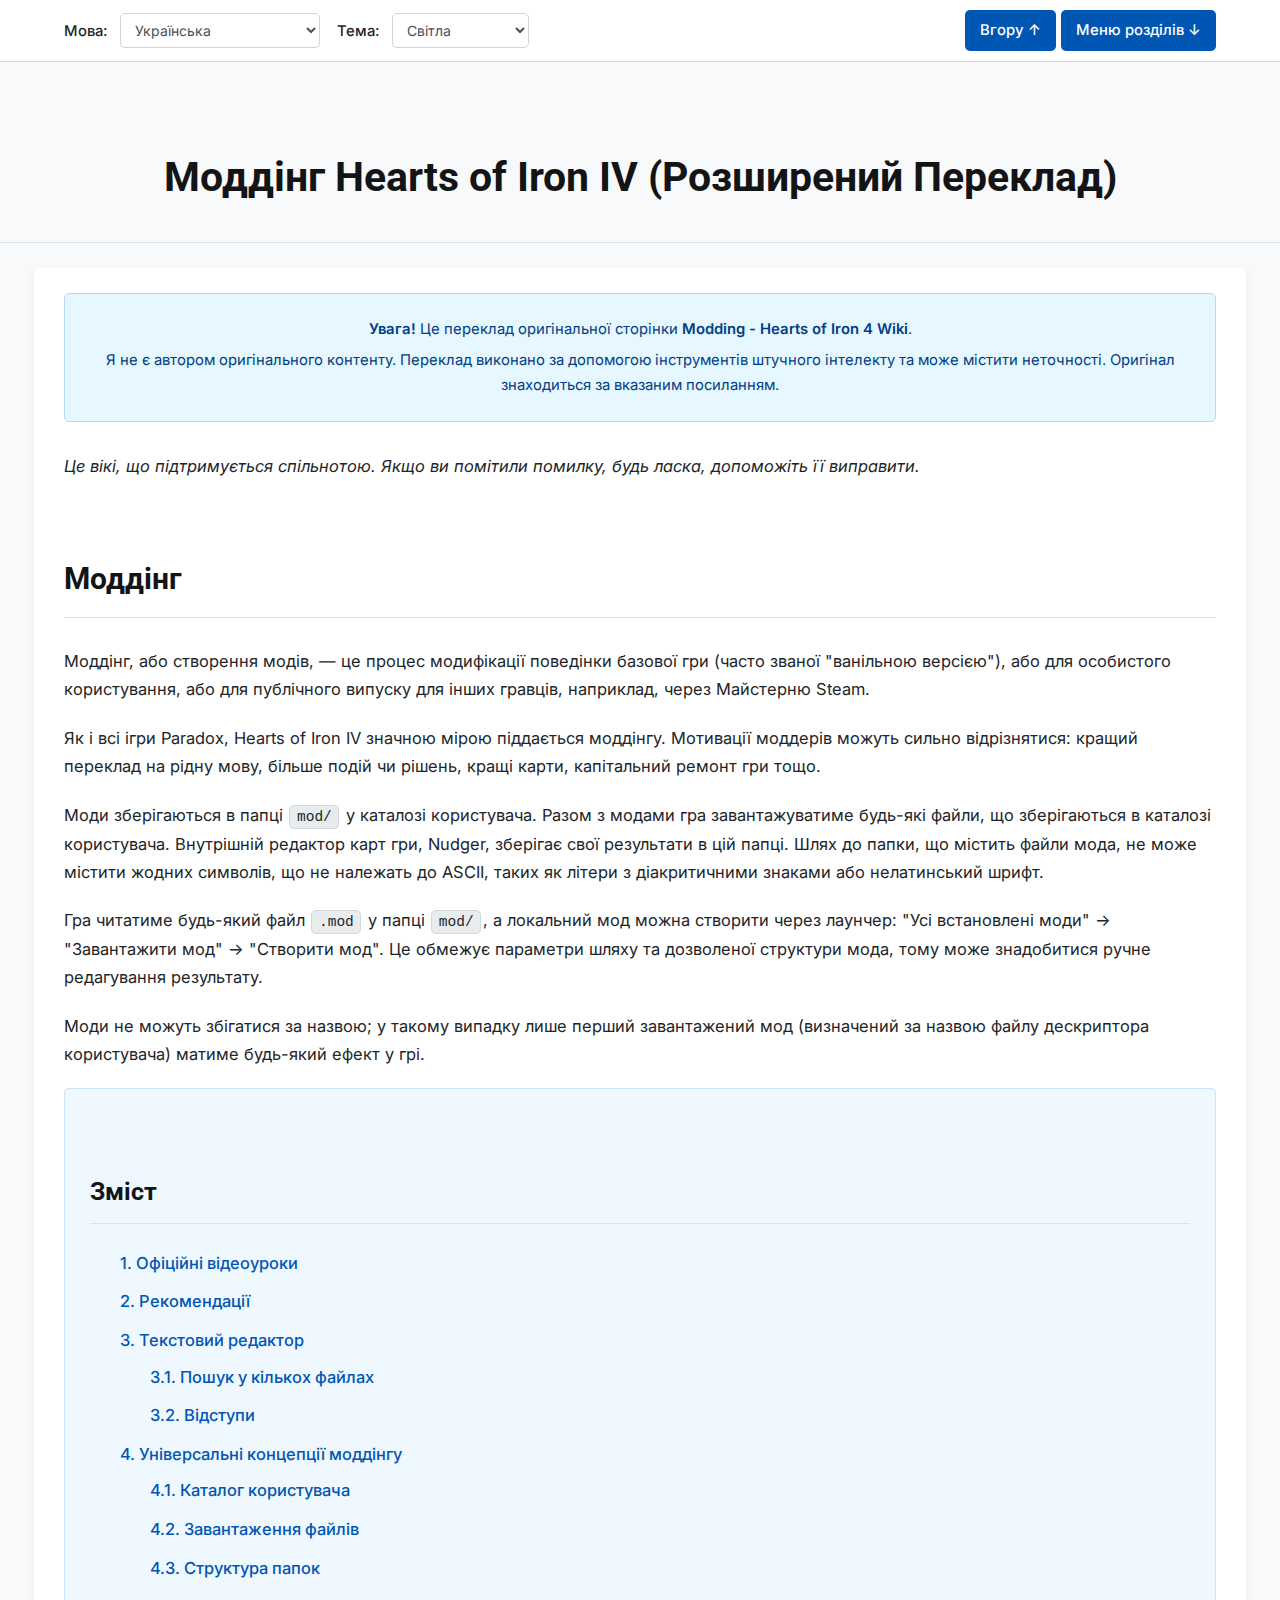
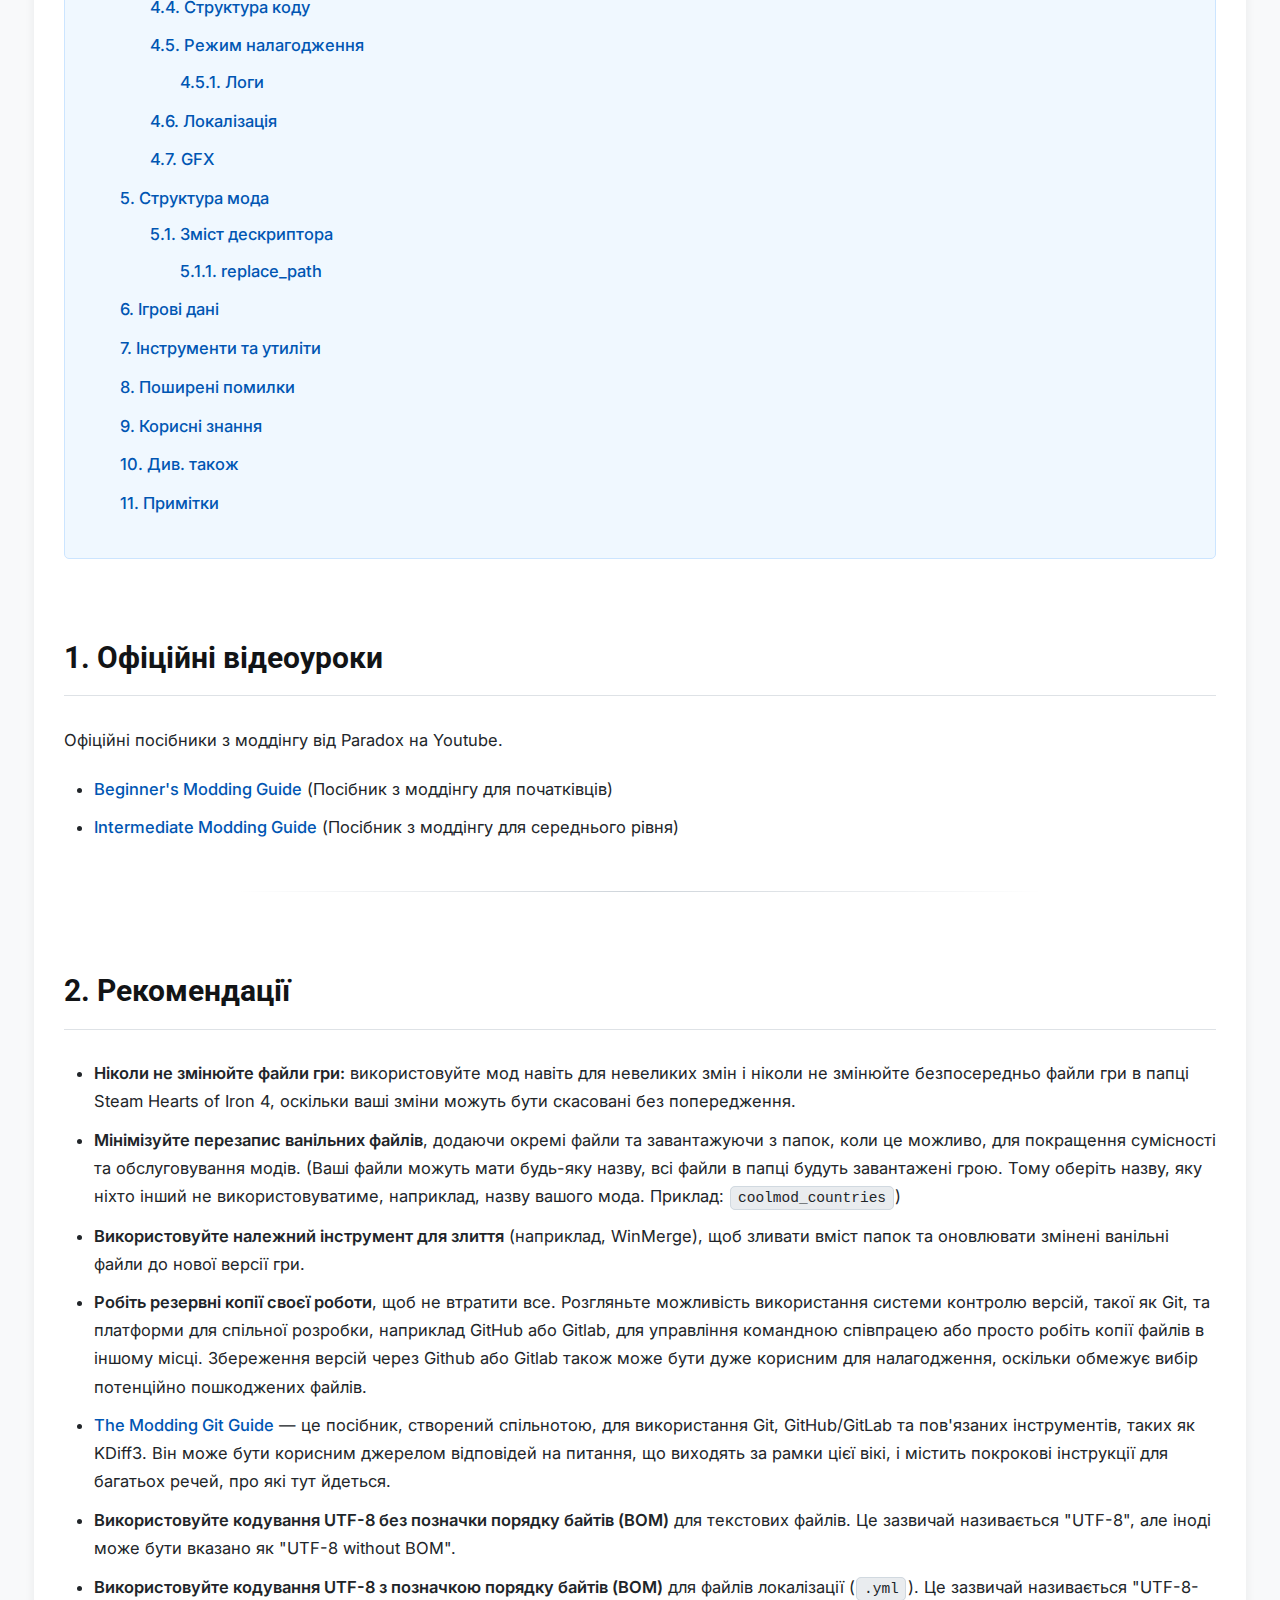
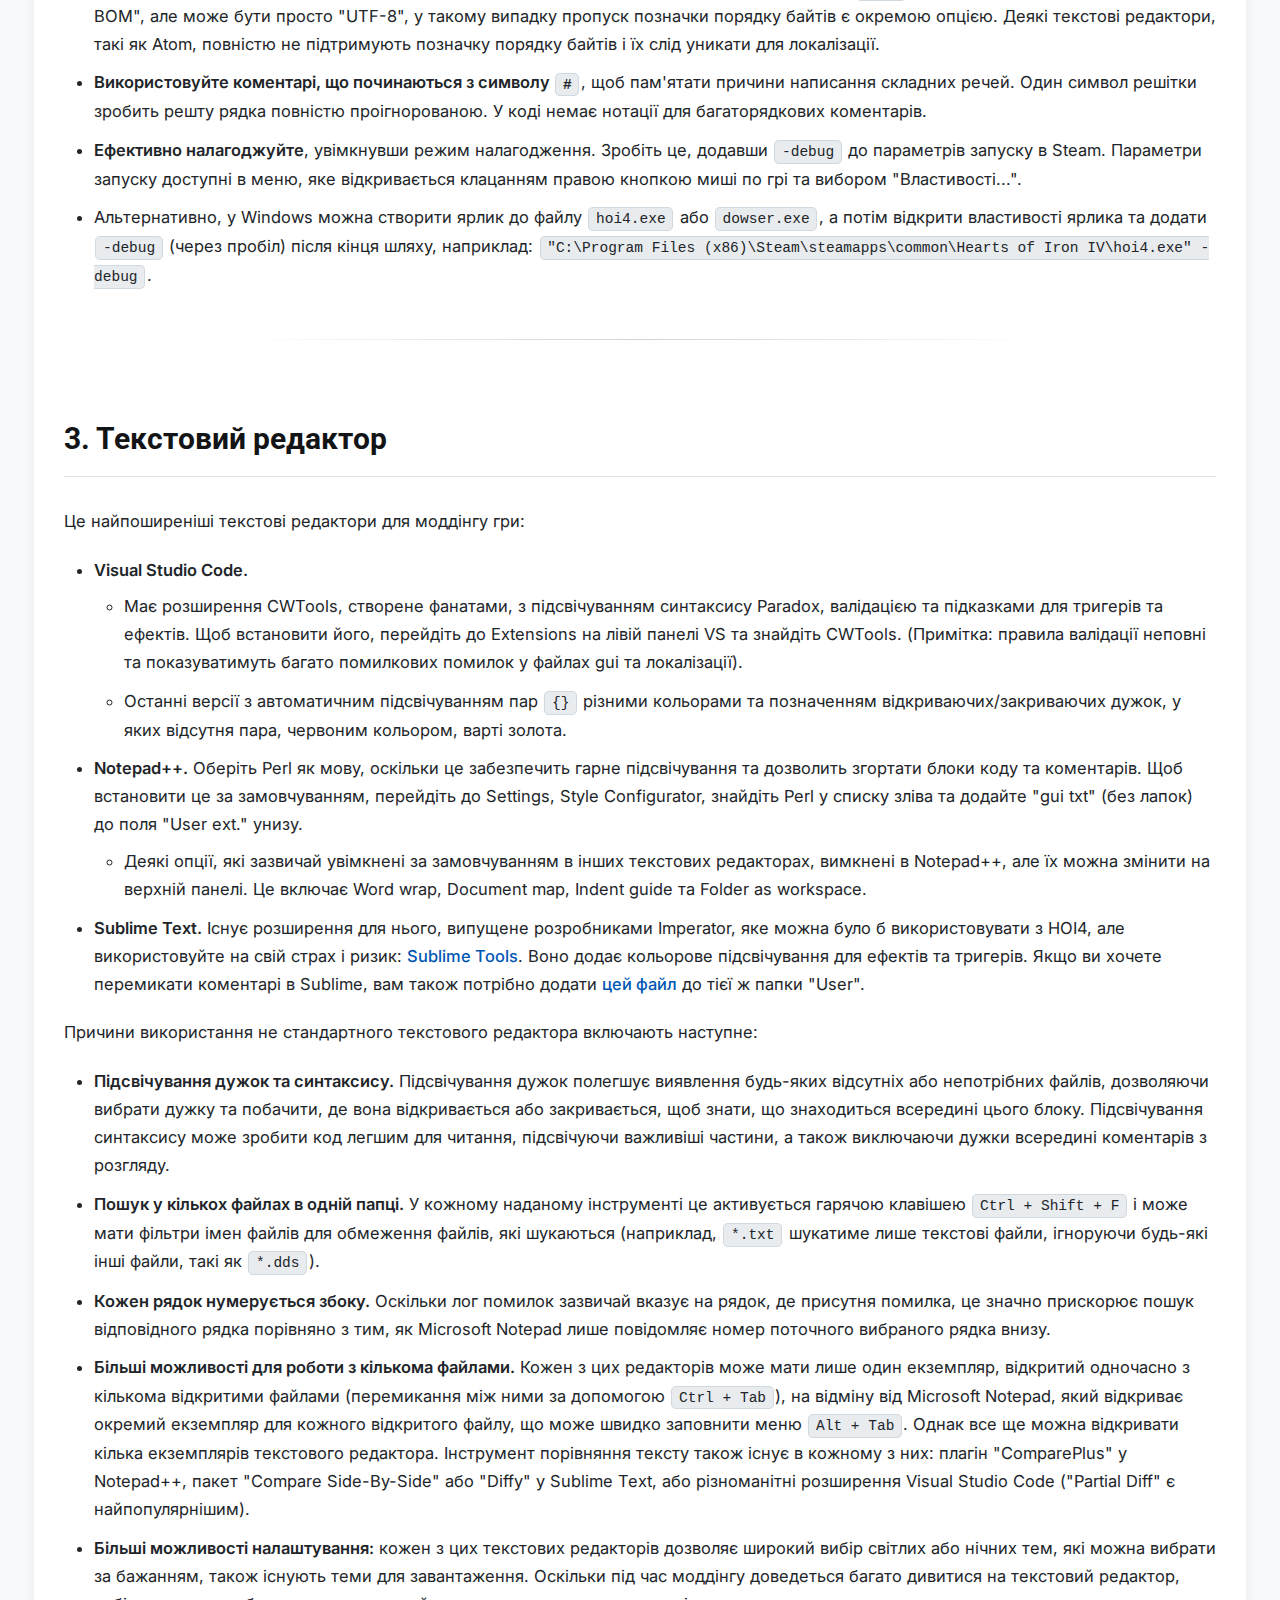
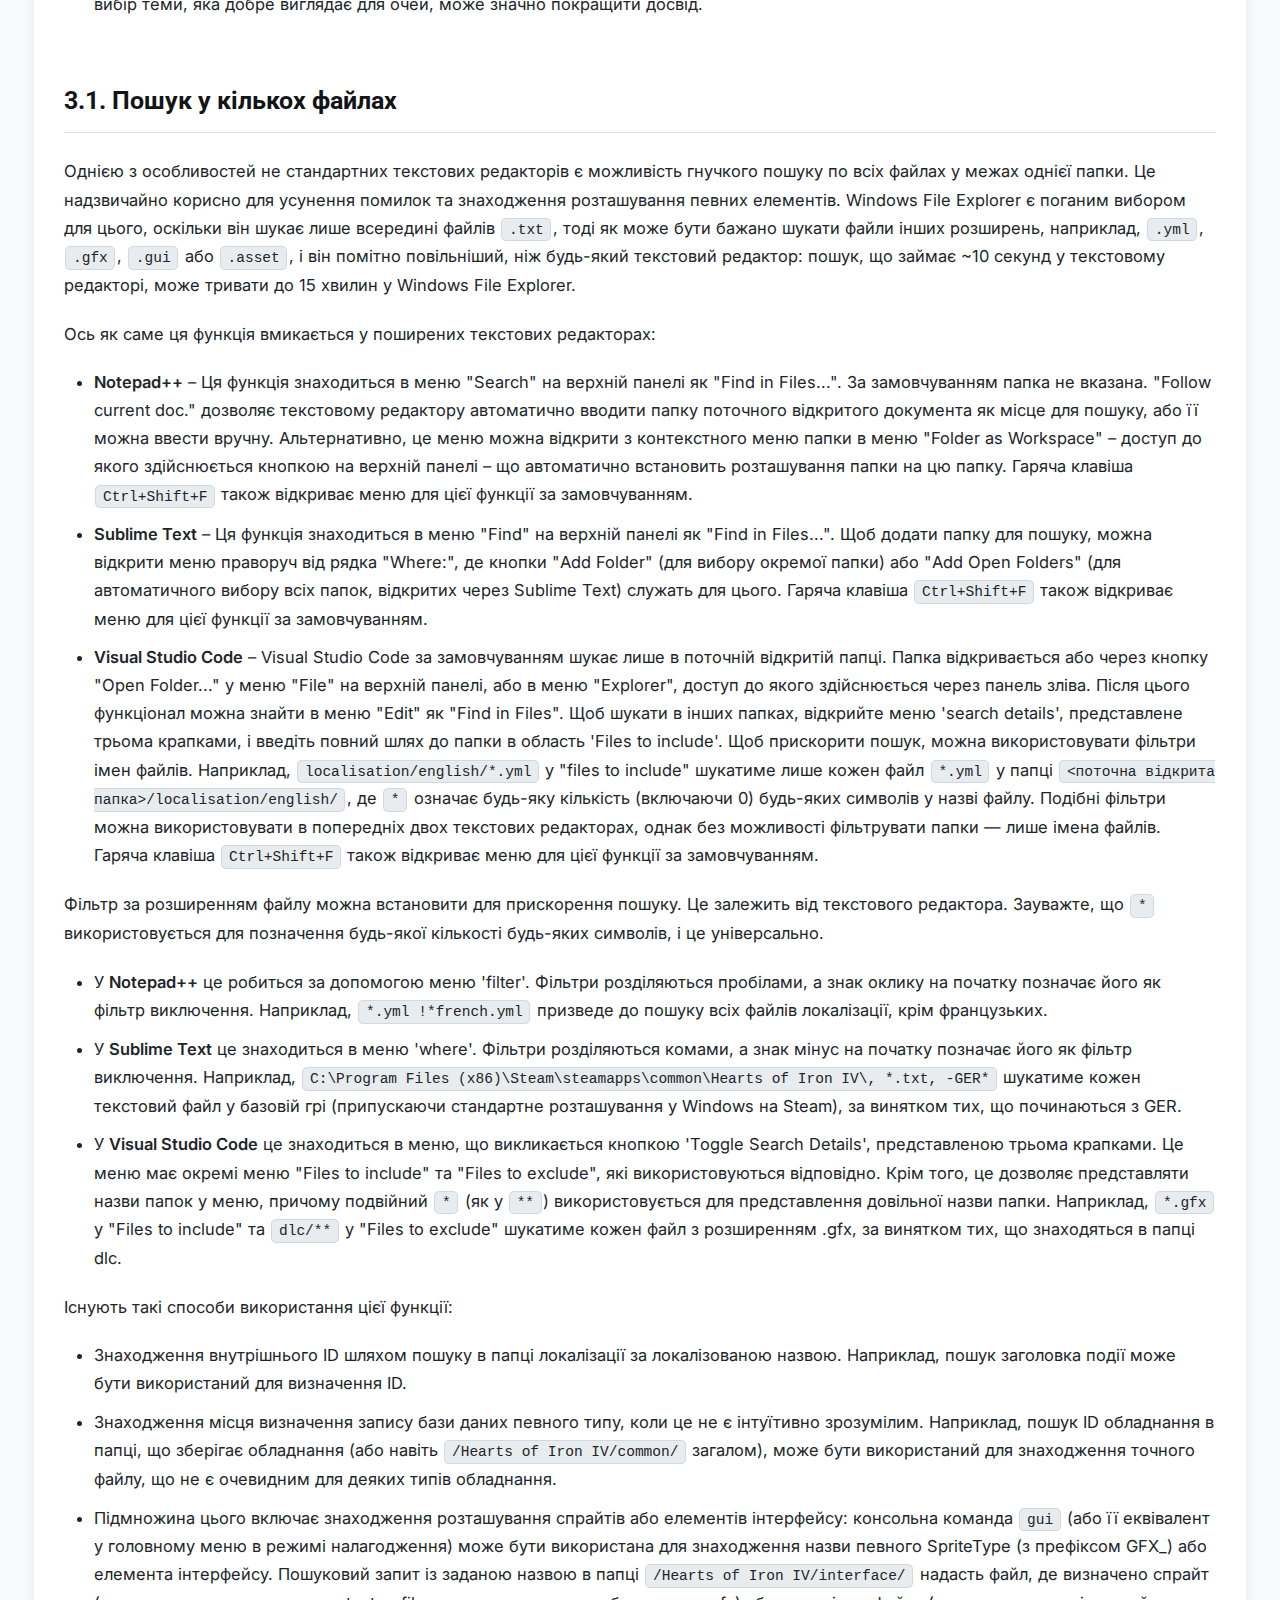
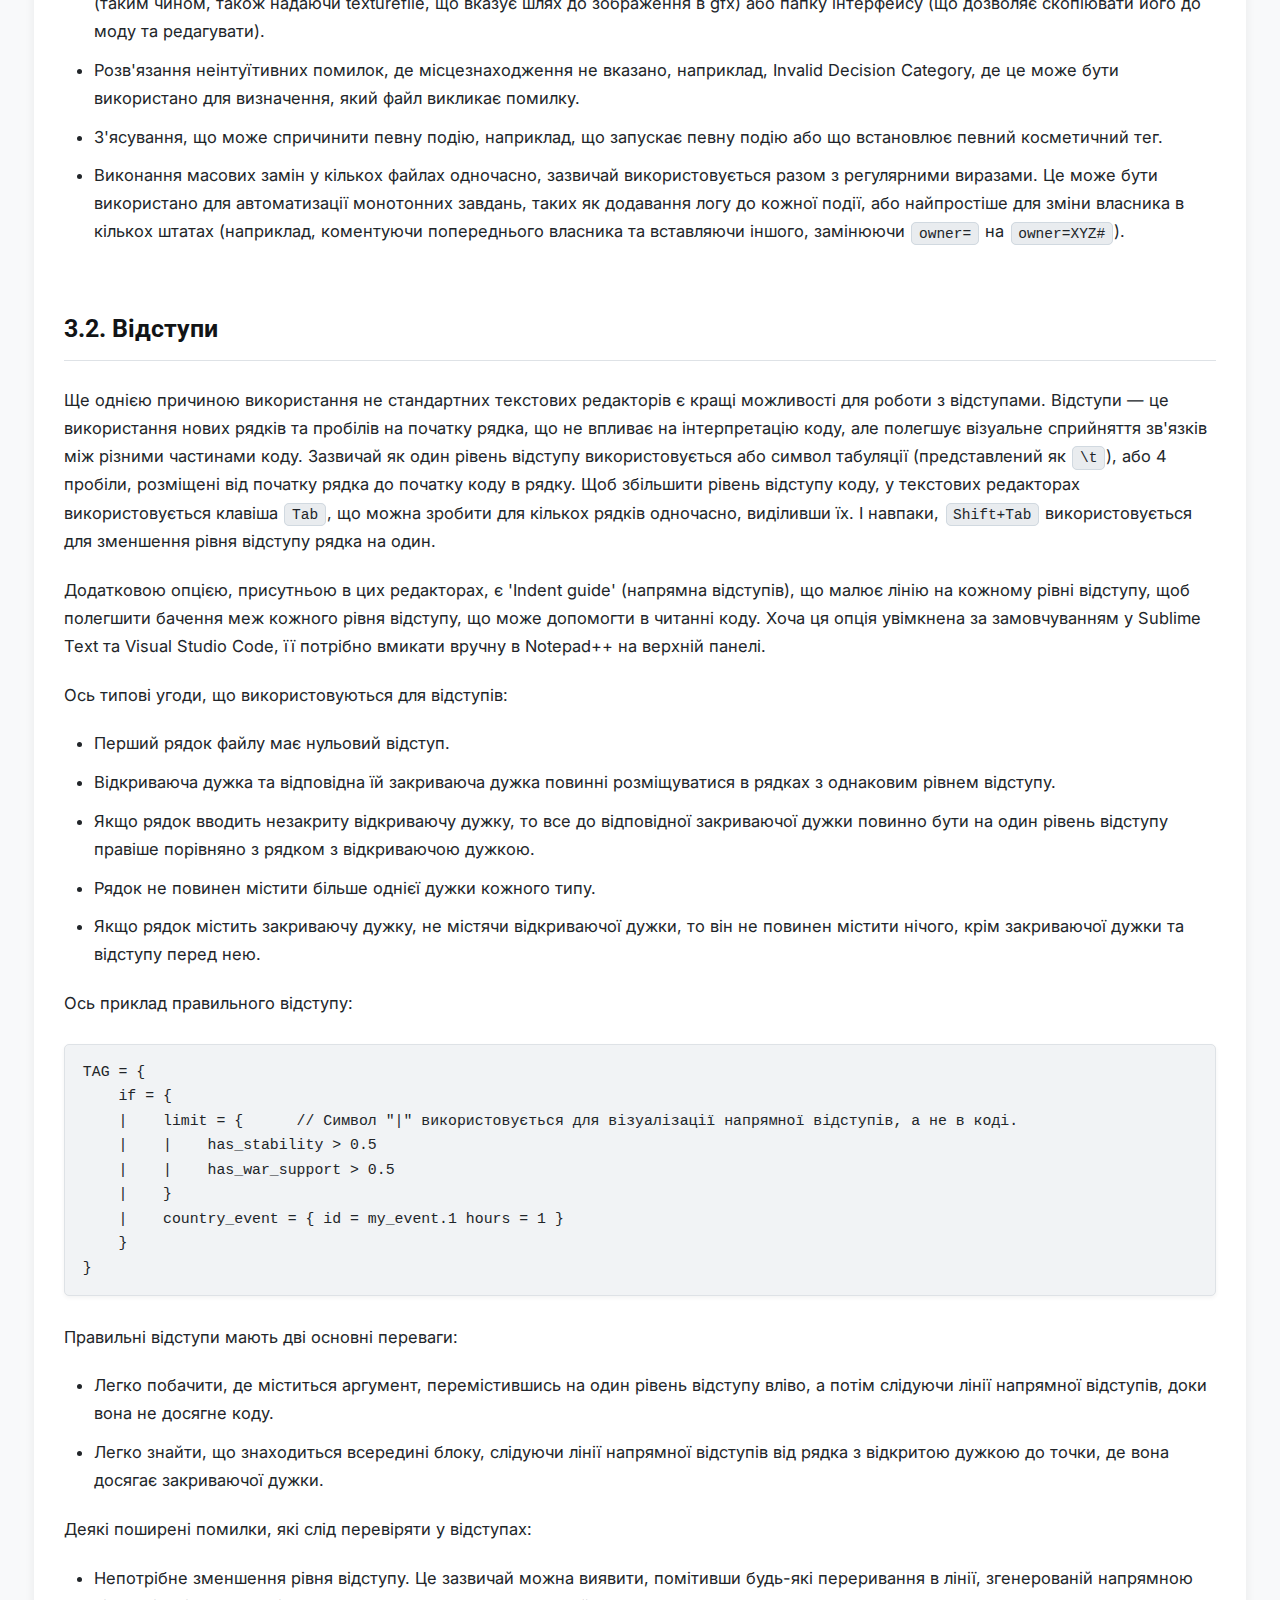
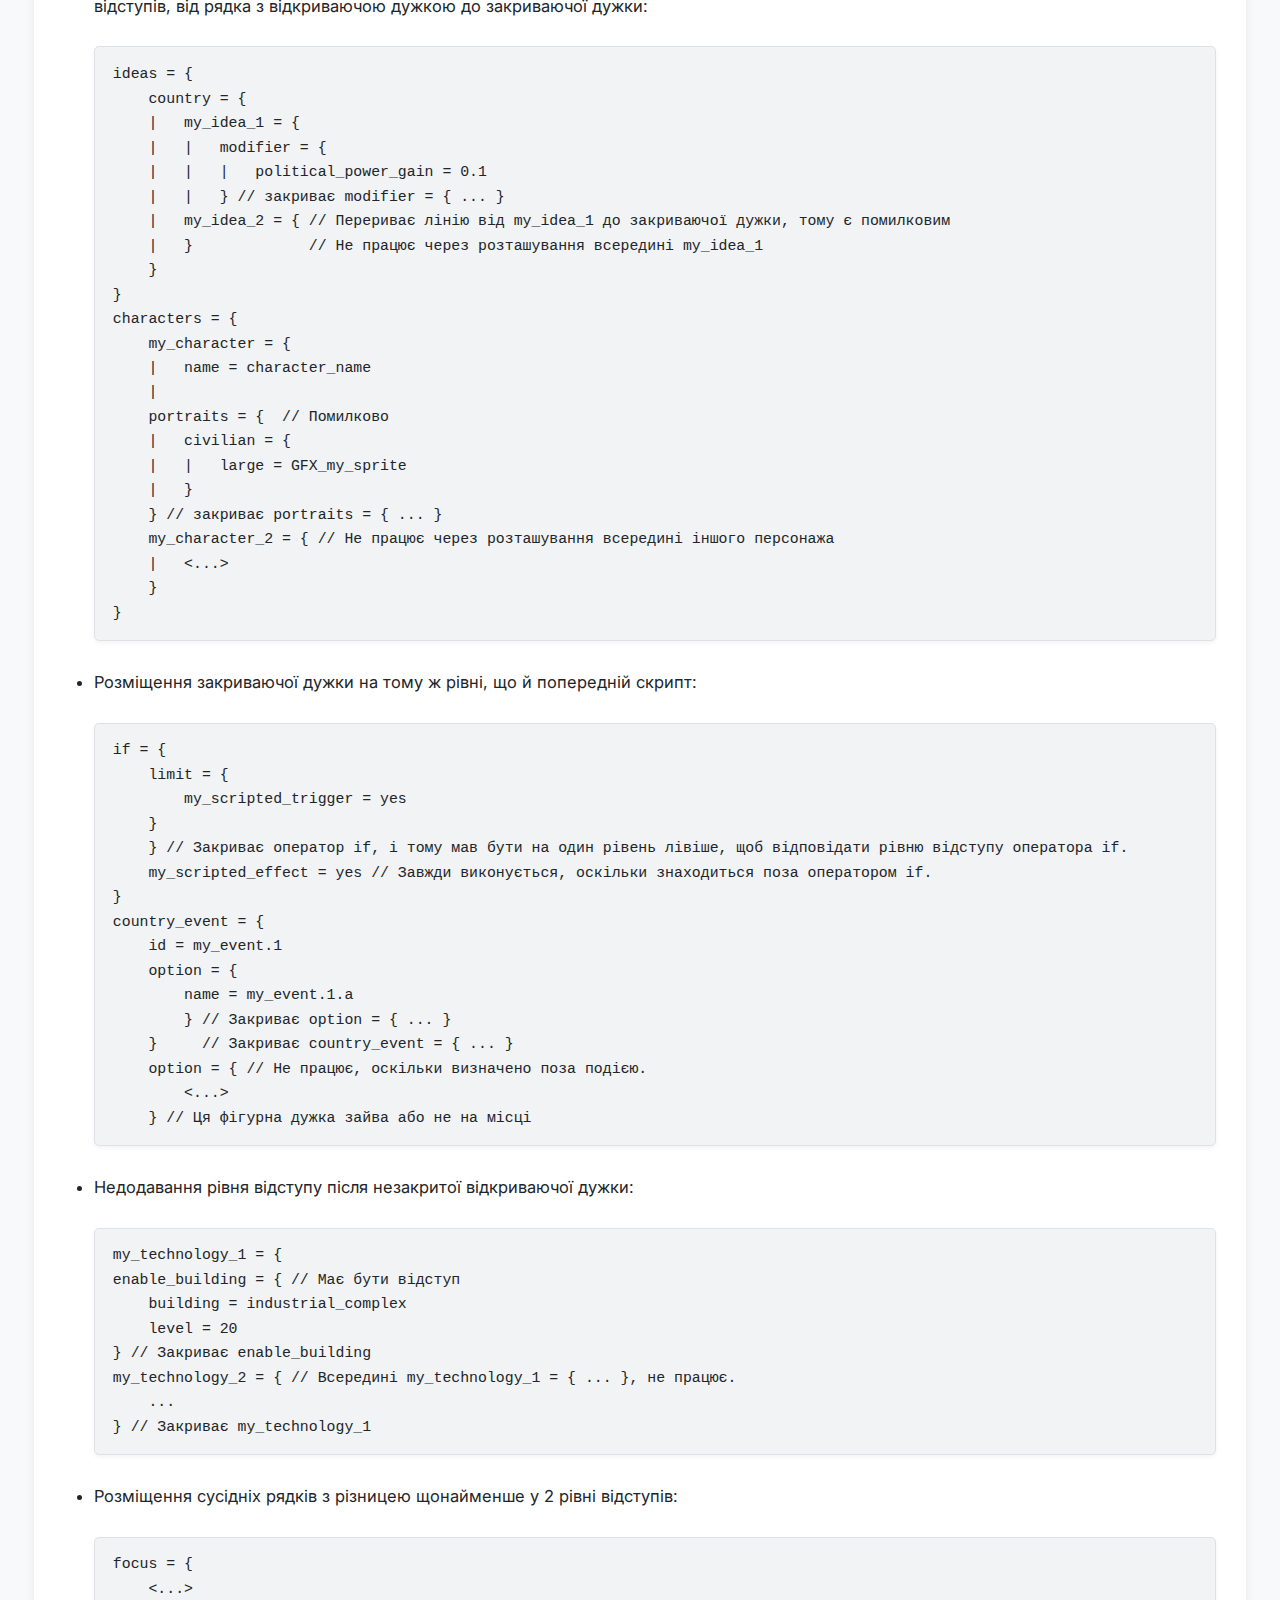
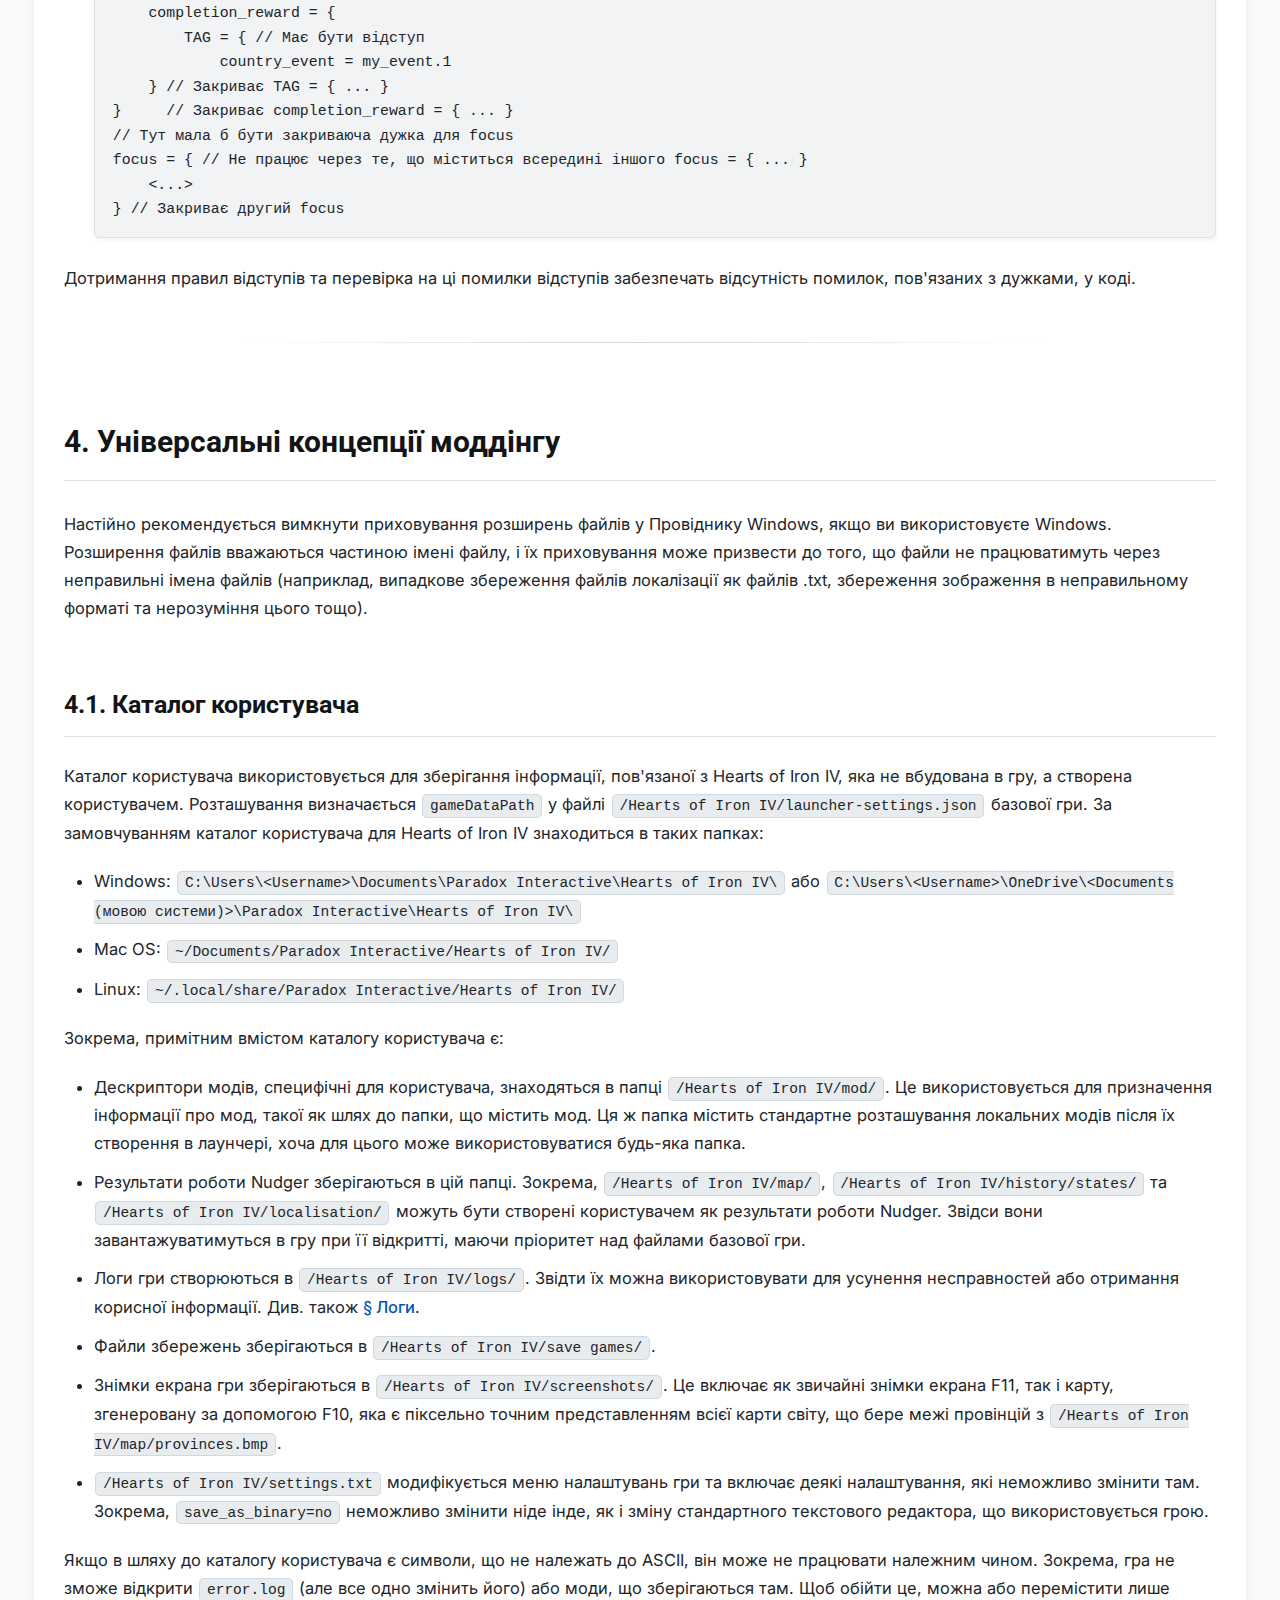
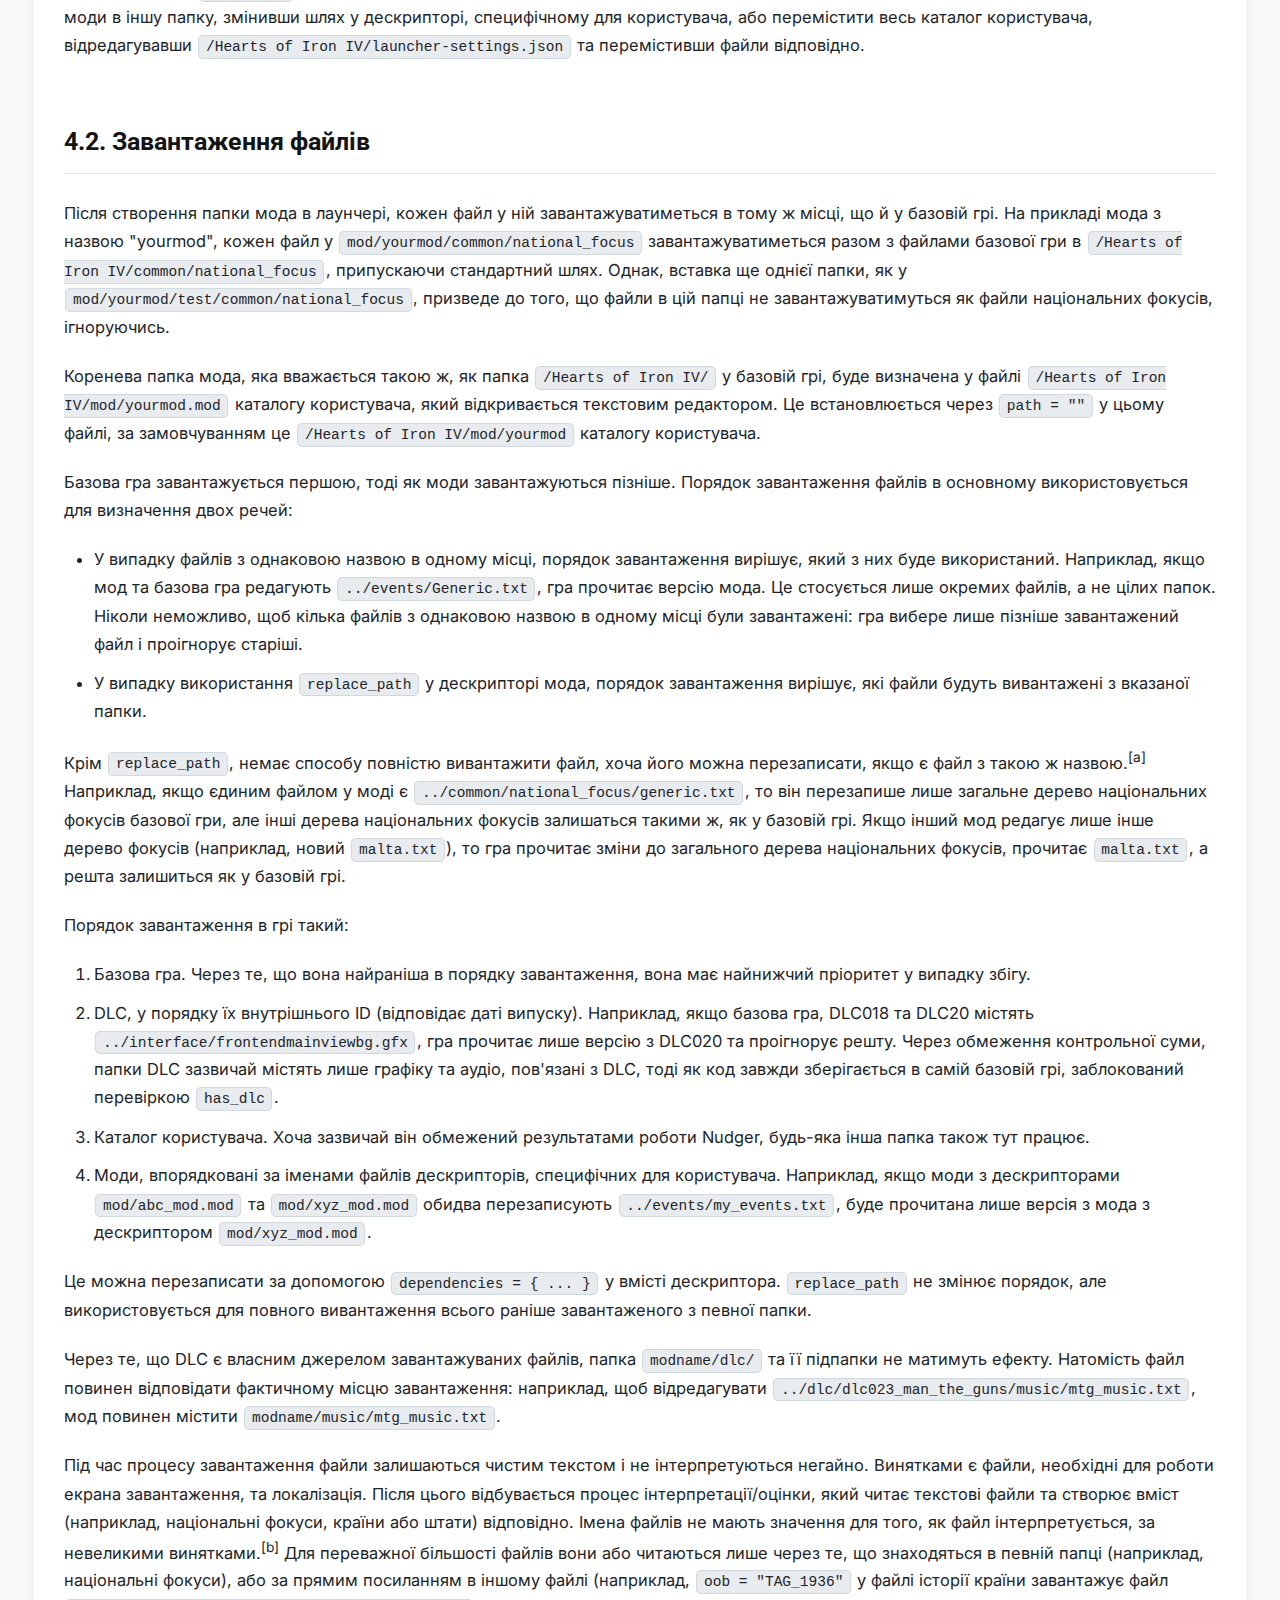
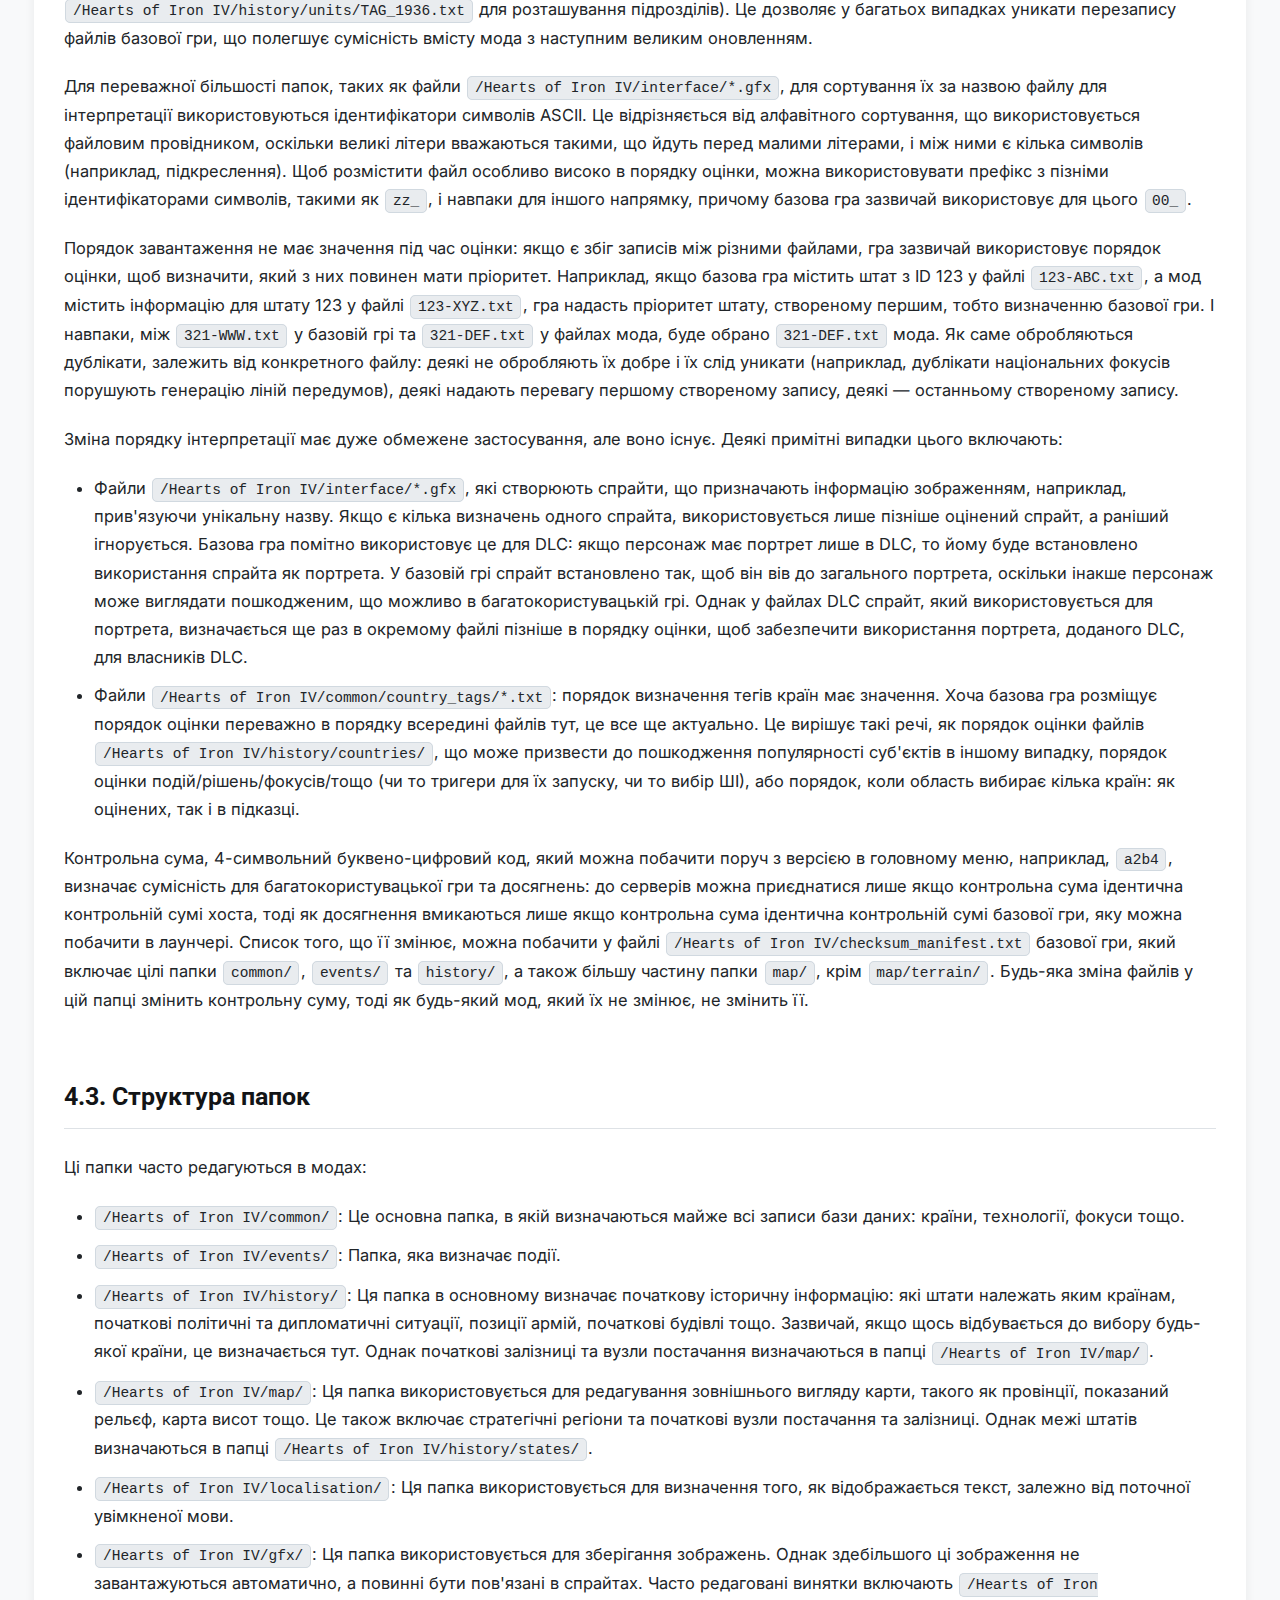
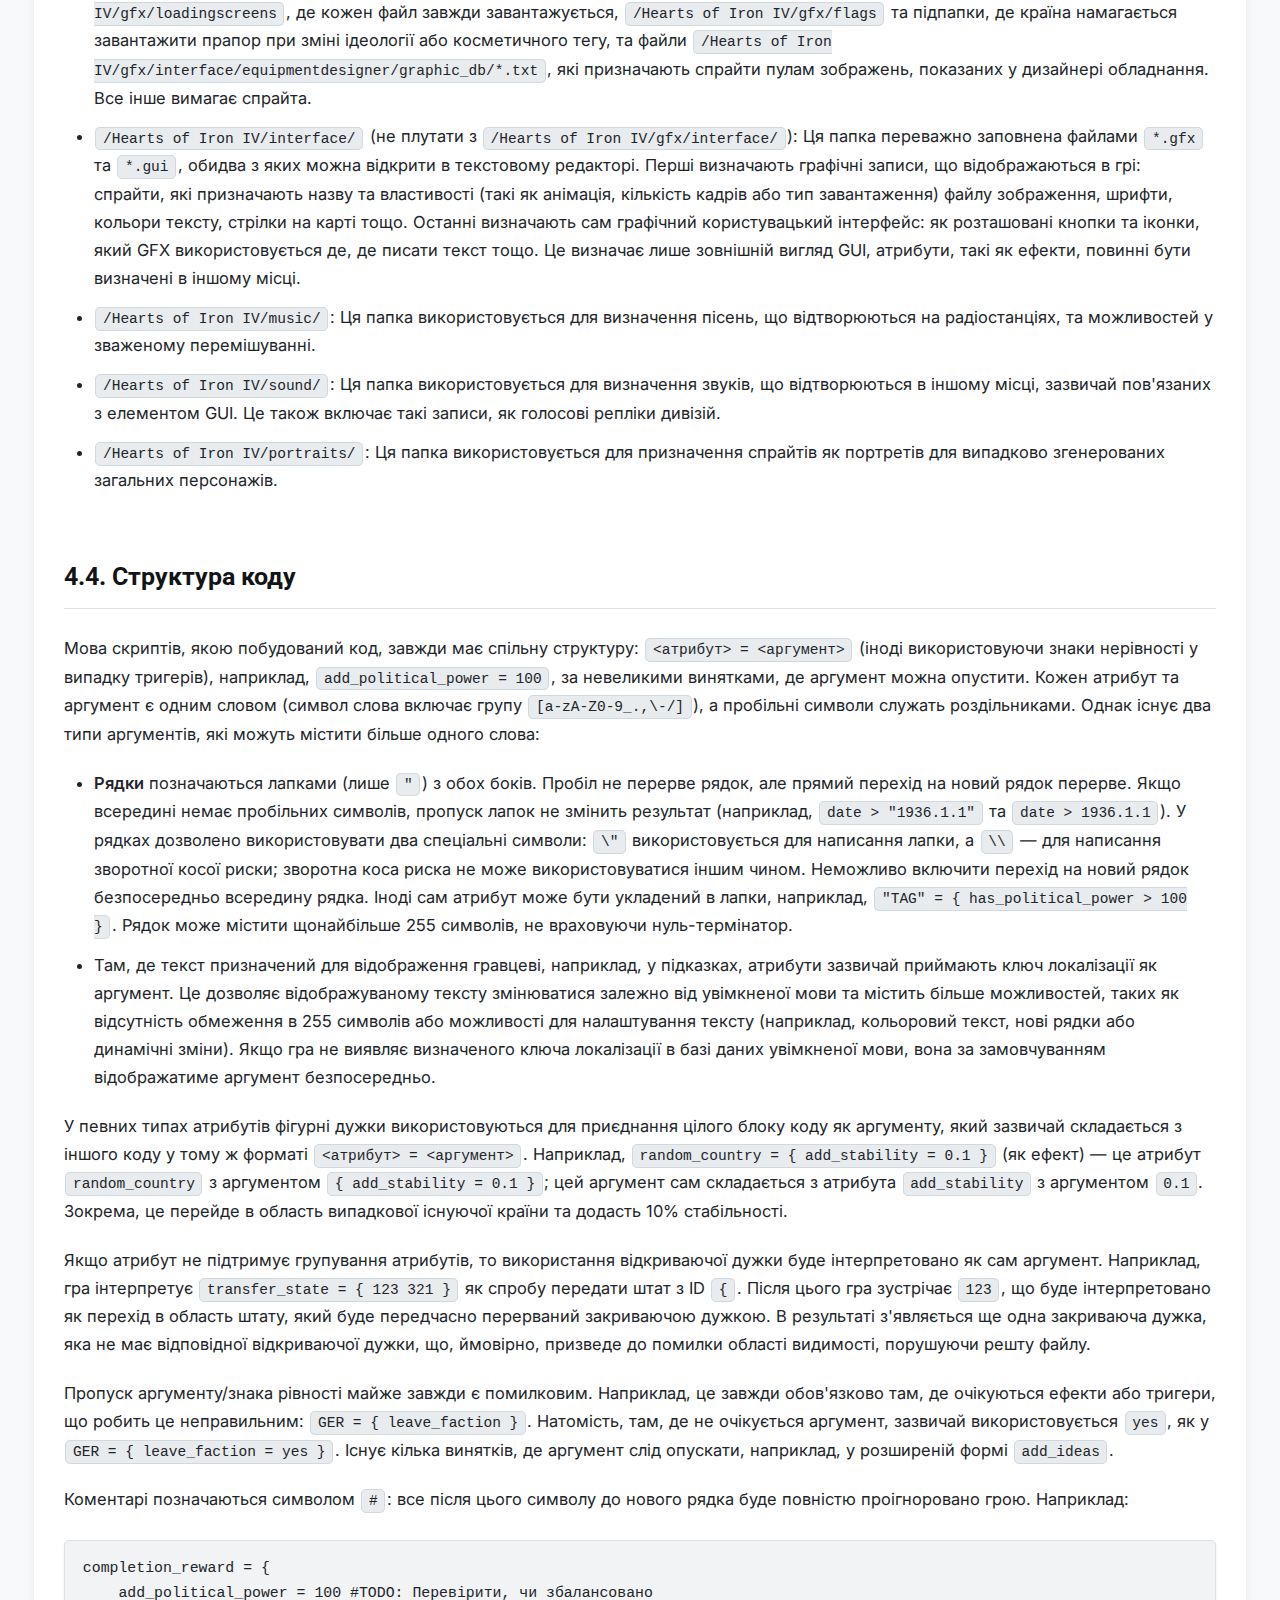
<file: index_uk.html>
<!DOCTYPE html>
<html lang="uk">
<head>
    <meta charset="UTF-8">
    <meta name="viewport" content="width=device-width, initial-scale=1.0">
    <title>Моддінг HOI4 (Розширений Переклад)</title>

    <link rel="preconnect" href="https://fonts.googleapis.com">
    <link rel="preconnect" href="https://fonts.gstatic.com" crossorigin>
    <link href="https://fonts.googleapis.com/css2?family=Inter:wght@400;500;600;700&family=Roboto:wght@700&display=swap" rel="stylesheet">
    
    <style>
        /* styles.css (вбудовано) */

        /* --- Базові Налаштування --- */
        :root {
            --font-primary: 'Inter', -apple-system, BlinkMacSystemFont, "Segoe UI", Roboto, Helvetica, Arial, sans-serif;
            --font-headings: 'Roboto', -apple-system, BlinkMacSystemFont, "Segoe UI", Helvetica, Arial, sans-serif;
            --transition-speed: 0.25s;
            --container-max-width: 1200px;
            --border-radius-main: 8px;
            --border-radius-small: 5px;

            /* Кольори світлої теми */
            --light-bg-page: #f8f9fa;
            --light-bg-container: #ffffff;
            --light-text-primary: #212529;
            --light-text-secondary: #495057;
            --light-text-headings: #121416;
            --light-link-color: #0056b3; /* Менш яскравий синій */
            --light-link-hover-color: #003f80;
            --light-border-color: #dee2e6;
            --light-hr-color: #ced4da;
            --light-code-bg: #e9ecef;
            --light-code-text: #212529;
            --light-code-border: #d1d9e0;
            --light-pre-bg: #f1f3f5;
            --light-disclaimer-bg: #e6f7ff;
            --light-disclaimer-text: #004085;
            --light-disclaimer-border: #b3d7ff;
            --light-toc-bg: #f0f8ff;
            --light-toc-border: #cce5ff;
            --light-toc-heading-color: #004d99;
            --light-controls-bg: #ffffff;
            --light-controls-border: #ced4da;
            --light-select-bg: #ffffff;
            --light-select-text: #495057;
            --light-select-border: #ced4da;
            --light-nav-button-bg: #0056b3; /* Менш яскравий */
            --light-nav-button-text: #ffffff;
            --light-nav-button-hover-bg: #003f80;
            --light-nav-category-bg: #f9f9f9;
        }

        html {
            scroll-behavior: smooth;
        }

        body {
            font-family: var(--font-primary);
            font-weight: 400;
            line-height: 1.7;
            margin: 0;
            padding: 0;
            font-size: 16.5px;
            transition: background-color var(--transition-speed), color var(--transition-speed);
        }

        .page-wrapper {
            display: flex;
            flex-direction: column;
            min-height: 100vh;
        }

        .container {
            width: 90%;
            max-width: var(--container-max-width);
            margin: 25px auto;
            padding: 25px 30px;
            border-radius: var(--border-radius-main);
            transition: background-color var(--transition-speed), box-shadow var(--transition-speed);
        }

        .top-bar {
            display: flex;
            justify-content: space-between;
            align-items: center;
            padding: 10px 5%;
            border-bottom: 1px solid var(--light-controls-border);
            transition: background-color var(--transition-speed), border-color var(--transition-speed);
            position: sticky; /* Зробити верхню панель "липкою" */
            top: 0;
            z-index: 1000; /* Щоб була поверх інших елементів */
            background-color: var(--light-controls-bg); /* Потрібен фон для sticky */
        }

        .controls label { margin-right: 8px; font-size: 0.9em; font-weight: 500; }
        .controls select {
            padding: 7px 10px;
            margin-right: 12px;
            border-radius: var(--border-radius-small);
            border: 1px solid var(--light-select-border);
            font-family: var(--font-primary);
            font-size: 0.85em;
            background-color: var(--light-select-bg);
            color: var(--light-select-text);
            transition: background-color var(--transition-speed), color var(--transition-speed), border-color var(--transition-speed);
            cursor: pointer;
        }

        .quick-nav-link .nav-button {
            display: inline-block;
            padding: 8px 15px;
            font-size: 0.9em;
            font-weight: 500;
            text-decoration: none;
            border-radius: var(--border-radius-small);
            background-color: var(--light-nav-button-bg);
            color: var(--light-nav-button-text);
            transition: background-color var(--transition-speed), color var(--transition-speed), opacity var(--transition-speed);
        }
        .quick-nav-link .nav-button:hover {
            background-color: var(--light-nav-button-hover-bg);
            opacity: 0.9;
        }

        header {
            padding: 30px 20px;
            text-align: center;
            transition: background-color var(--transition-speed), color var(--transition-speed), border-color var(--transition-speed);
            border-bottom: 1px solid var(--light-border-color);
            margin-top: 50px; /* Відступ через sticky top-bar */
        }
        header h1 {
            margin:0;
            font-family: var(--font-headings);
            font-weight: 700;
            font-size: 2.5em;
            color: var(--light-text-headings);
        }

        footer {
            border-top: 1px solid var(--light-border-color);
            margin-top: auto; 
            padding: 25px 20px;
            text-align: center;
            font-size: 0.85em;
            color: var(--light-text-secondary);
        }
        footer a {
            color: var(--light-link-color);
            text-decoration: none;
        }
        footer a:hover {
            text-decoration: underline;
        }

        hr {
            border: 0;
            height: 1px;
            background-image: linear-gradient(to right, rgba(0,0,0,0), var(--light-hr-color), rgba(0,0,0,0));
            margin: 3em auto; 
            width: 70%; 
        }
        body.theme-dark-base hr {
             background-image: linear-gradient(to right, rgba(255,255,255,0), var(--dark-hr-color), rgba(255,255,255,0));
        }


        .disclaimer {
            padding: 18px 20px;
            margin-bottom: 30px;
            border: 1px solid var(--light-disclaimer-border);
            border-radius: var(--border-radius-small);
            text-align: center;
            font-size: 0.9em;
            background-color: var(--light-disclaimer-bg);
            color: var(--light-disclaimer-text);
        }
        .disclaimer p { margin: 5px 0; }
        .disclaimer strong { font-weight: 600; }
        .disclaimer a { 
            color: var(--light-disclaimer-text);
            font-weight: 600;
            text-decoration: none; /* Прибрали підкреслення за замовчуванням */
        }
        .disclaimer a:hover { text-decoration: underline; opacity: 0.8; }


        #main-content h1, #main-content h2, #main-content h3, #main-content h4 {
            font-family: var(--font-headings);
            margin-top: 2.5em;
            margin-bottom: 1em;
            padding-bottom: 0.4em;
            border-bottom: 1px solid var(--light-border-color);
            color: var(--light-text-headings);
            font-weight: 700;
        }
        #main-content h1:first-child, #main-content h2:first-child { margin-top: 0.5em; }
        #main-content h1 { font-size: 2.1em; } 
        #main-content h2 { font-size: 1.8em; }
        #main-content h3 { font-size: 1.5em; }
        #main-content h4 { font-size: 1.25em; border-bottom: none; font-weight: 600; color: var(--light-text-primary); }

        #main-content p { margin-bottom: 1.25em; color: var(--light-text-primary); }
        #main-content ul, #main-content ol {
            margin-left: 5px;
            padding-left: 25px;
            margin-bottom: 1.25em;
        }
        #main-content ul ul, #main-content ol ol { margin-top: 0.5em; margin-bottom: 0.5em;}
        #main-content li { margin-bottom: 0.65em; }

        #main-content strong { font-weight: 600; } 
        #main-content em { font-style: italic; }

        #main-content code { 
            padding: 0.2em 0.45em;
            margin: 0 0.1em;
            font-size: 0.88em;
            border-radius: var(--border-radius-small);
            font-family: 'SFMono-Regular', Consolas, 'Liberation Mono', Menlo, Courier, monospace;
            background-color: var(--light-code-bg);
            color: var(--light-code-text);
            border: 1px solid var(--light-code-border);
        }
        #main-content pre { 
            padding: 1em 1.2em;
            margin: 1.8em 0;
            overflow-x: auto;
            border-radius: var(--border-radius-small);
            font-family: 'SFMono-Regular', Consolas, 'Liberation Mono', Menlo, Courier, monospace;
            font-size: 0.9em;
            line-height: 1.65;
            background-color: var(--light-pre-bg);
            color: var(--light-text-primary);
            border: 1px solid var(--light-border-color);
            box-shadow: 0 2px 4px rgba(0,0,0,0.05);
        }
        #main-content pre code { 
            padding: 0; margin: 0; font-size: inherit; background-color: transparent !important; 
            border: none !important; color: inherit !important;
        }

        #main-content a {
            color: var(--light-link-color);
            font-weight: 500; 
            text-decoration: none; /* Прибрали підкреслення */
        }
        #main-content a:hover {
            color: var(--light-link-hover-color);
            text-decoration: underline; /* Підкреслення при наведенні */
        }

        .table-of-contents {
            padding: 1.2em 1.5em;
            margin-bottom: 2.5em;
            border-radius: var(--border-radius-small);
            background-color: var(--light-toc-bg);
            border: 1px solid var(--light-toc-border);
        }
        .table-of-contents h3 {
            margin-top: 0;
            border-bottom: 1px solid var(--light-toc-border);
            padding-bottom: 0.6em;
            margin-bottom: 0.8em;
            font-size: 1.3em;
            color: var(--light-toc-heading-color);
            font-family: var(--font-headings);
            font-weight: 600;
        }
        .table-of-contents ul { list-style-type: none; padding-left: 0; }
        .table-of-contents ul ul { padding-left: 20px; margin-top: 0.3em; }
        .table-of-contents li { margin-bottom: 0.4em;}
        .table-of-contents li a { text-decoration: none; font-weight: 400; }
        .table-of-contents li a:hover { text-decoration: underline; }


       /* --- СТИЛІ ДЛЯ НОВОГО ФОКУСОВАНОГО НАВІГАЦІЙНОГО МЕНЮ --- */

        .focused-navigation {
            margin-top: 3em;
            padding: 2em 1.5em 2.5em; /* Збільшив нижній падінг */
            border-radius: var(--border-radius-main);
            background-color: var(--light-nav-category-bg); /* Використовуємо змінну для світлого фону */
            border-top: 2px solid var(--light-border-color);
            text-align: center; /* Центруємо заголовок та опис */
        }

        .focused-navigation h2 {
            font-family: var(--font-headings);
            margin-top: 0;
            margin-bottom: 0.5em; /* Менший відступ */
            font-size: 1.8em; /* Трохи більший заголовок */
            color: var(--light-text-headings);
            padding-bottom: 0.5em;
            /* border-bottom: 1px solid var(--light-border-color); Забрав нижню лінію для головного заголовка меню */
        }

        .focused-nav-description {
            font-size: 0.95em;
            color: var(--light-text-secondary);
            margin-bottom: 2em; /* Більший відступ перед картками */
            max-width: 600px; /* Обмежуємо ширину опису */
            margin-left: auto;
            margin-right: auto;
        }

        .focused-nav-links {
            display: grid; /* Використовуємо grid для карток */
            grid-template-columns: repeat(auto-fit, minmax(240px, 1fr)); /* Адаптивні колонки */
            gap: 1.5em; /* Відстань між картками */
            justify-content: center; /* Центруємо картки, якщо їх мало */
        }

        .nav-card {
            display: flex;
            flex-direction: column;
            align-items: center; /* Центруємо контент картки */
            justify-content: center; /* Центруємо контент картки */
            padding: 1.5em 1em; /* Падінги всередині картки */
            background-color: var(--light-bg-container); /* Фон картки */
            border-radius: var(--border-radius-small);
            box-shadow: 0 3px 7px rgba(0,0,0,0.07);
            text-decoration: none;
            color: var(--light-text-primary); /* Основний колір тексту картки */
            transition: transform 0.2s ease-in-out, box-shadow 0.2s ease-in-out, background-color var(--transition-speed);
            min-height: 100px; /* Мінімальна висота картки */
        }

        .nav-card:hover {
            transform: translateY(-4px) scale(1.02); /* Ефект підняття та легкого збільшення */
            box-shadow: 0 6px 12px rgba(0,0,0,0.1);
            background-color: var(--light-nav-button-hover-bg); /* Зміна фону при наведенні для світлої теми */
            color: var(--light-nav-button-text); /* Зміна тексту при наведенні для світлої теми */
        }
        .nav-card:hover .nav-card-title,
        .nav-card:hover .nav-card-description {
            color: var(--light-nav-button-text); /* Забезпечуємо, що текст теж змінює колір */
        }


        .nav-card-title {
            font-family: var(--font-headings);
            font-size: 1.25em;
            font-weight: 600;
            color: var(--light-link-color); /* Колір заголовка картки - як посилання */
            margin-bottom: 0.3em;
            transition: color var(--transition-speed);
        }

        .nav-card-description {
            font-size: 0.85em;
            color: var(--light-text-secondary); /* Колір опису */
            transition: color var(--transition-speed);
        }

        /* --- Стилі для темних тем для нового навігаційного меню --- */

        body.theme-dark-base .focused-navigation {
            background-color: var(--dark-nav-category-bg);
            border-top-color: var(--dark-border-color);
        }

        body.theme-dark-base .focused-navigation h2 {
            color: var(--dark-text-headings);
            /* border-bottom-color: var(--dark-border-color); */
        }

        body.theme-dark-base .focused-nav-description {
            color: var(--dark-text-secondary);
        }

        body.theme-dark-base .nav-card {
            background-color: var(--dark-bg-container);
            box-shadow: 0 3px 7px rgba(0,0,0,0.2);
            color: var(--dark-text-primary);
        }

        body.theme-dark-base .nav-card:hover {
            box-shadow: 0 6px 12px rgba(0,0,0,0.3);
            background-color: var(--dark-link-hover-color); /* Використовуємо світлий колір посилання для фону */
            color: var(--dark-bg-page); /* Дуже темний текст на світлому фоні */
        }
        body.theme-dark-base .nav-card:hover .nav-card-title,
        body.theme-dark-base .nav-card:hover .nav-card-description {
            color: var(--dark-bg-page); /* Текст на картці при наведенні */
        }


        body.theme-dark-base .nav-card-title {
            color: var(--dark-link-color); /* Світлі посилання в темних темах */
        }

        body.theme-dark-base .nav-card-description {
            color: var(--dark-text-secondary);
        }

        /* Специфічні кольори посилань/заголовків карток для кожної темної теми, якщо базові не підходять */

        /* AI Studio Dark */
        body.theme-aistudio-dark .nav-card-title {
            color: #6bb7f7; /* Яскравий синій AI Studio */
        }
        body.theme-aistudio-dark .nav-card:hover {
            background-color: #6bb7f7;
            color: #1e1e1e;
        }
        body.theme-aistudio-dark .nav-card:hover .nav-card-title,
        body.theme-aistudio-dark .nav-card:hover .nav-card-description {
            color: #1e1e1e;
        }


        /* Nord Dark */
        body.theme-nord-dark .nav-card-title {
            color: #88C0D0; /* Frost Cyan */
        }
        body.theme-nord-dark .nav-card:hover {
            background-color: #88C0D0;
            color: #2E3440; /* nord0 */
        }
        body.theme-nord-dark .nav-card:hover .nav-card-title,
        body.theme-nord-dark .nav-card:hover .nav-card-description {
            color: #2E3440;
        }

        /* Dracula */
        body.theme-dracula .nav-card-title {
            color: #bd93f9; /* Purple */
        }
        body.theme-dracula .nav-card-description { /* У дракули коментарі світліші */
            color: #b0b8d1;
        }
        body.theme-dracula .nav-card:hover {
            background-color: #bd93f9; 
            color: #282a36; /* Background */
        }
        body.theme-dracula .nav-card:hover .nav-card-title,
        body.theme-dracula .nav-card:hover .nav-card-description {
            color: #282a36; 
        }


        /* One Dark Pro */
        body.theme-one-dark-pro .nav-card-title {
            color: #61afef; /* Blue */
        }
        body.theme-one-dark-pro .nav-card:hover {
            background-color: #61afef;
            color: #282c34; /* Editor Background */
        }
        body.theme-one-dark-pro .nav-card:hover .nav-card-title,
        body.theme-one-dark-pro .nav-card:hover .nav-card-description {
            color: #282c34;
        }


        /* --- ТЕМИ --- */

        /* Світла тема (за замовчуванням) */
        body.theme-light {
            background-color: var(--light-bg-page);
            color: var(--light-text-primary);
        }
        body.theme-light .container {
            background-color: var(--light-bg-container);
            box-shadow: 0 4px 12px rgba(0,0,0,0.06);
        }
        /* Інші стилі світлої теми вже визначені через змінні */

        /* Базові стилі для всіх темних тем */
        body.theme-dark-base {
            --dark-bg-page: #111827; 
            --dark-bg-container: #1f2937; 
            --dark-text-primary: #d1d5db; 
            --dark-text-secondary: #9ca3af; 
            --dark-text-headings: #f3f4f6; 
            --dark-link-color: #a5b4fc; /* Світлий індиго/лавандовий для посилань */
            --dark-link-hover-color: #c7d2fe; 
            --dark-border-color: #374151; 
            --dark-hr-color: #4b5563; 
            --dark-code-bg: #374151; 
            --dark-code-text: #e5e7eb; 
            --dark-code-border: #4b5563;
            --dark-pre-bg: #111827; 
            --dark-disclaimer-bg: #1e3a5f; 
            --dark-disclaimer-text: #93c5fd; 
            --dark-disclaimer-border: #2563eb; 
            --dark-toc-bg: #1a2433;
            --dark-toc-border: #2d3a4e;
            --dark-toc-heading-color: #93c5fd;
            --dark-controls-bg: #1f2937;
            --dark-controls-border: #374151;
            --dark-select-bg: #374151;
            --dark-select-text: #d1d5db;
            --dark-select-border: #4b5563;
            --dark-nav-button-bg: var(--dark-link-color);
            --dark-nav-button-text: #111827;
            --dark-nav-button-hover-bg: var(--dark-link-hover-color);
            --dark-nav-category-bg: #1a2433;

            color: var(--dark-text-primary);
            background-color: var(--dark-bg-page);
        }
        body.theme-dark-base .container {
            background-color: var(--dark-bg-container);
            box-shadow: 0 5px 20px rgba(0,0,0,0.3);
        }
        body.theme-dark-base .top-bar {
            background-color: var(--dark-controls-bg);
            border-color: var(--dark-controls-border);
        }
        body.theme-dark-base .controls select {
            background-color: var(--dark-select-bg);
            color: var(--dark-select-text);
            border-color: var(--dark-select-border);
        }
        body.theme-dark-base .quick-nav-link .nav-button {
            background-color: var(--dark-nav-button-bg);
            color: var(--dark-nav-button-text);
        }
        body.theme-dark-base .quick-nav-link .nav-button:hover {
            background-color: var(--dark-nav-button-hover-bg);
        }
        body.theme-dark-base header {
            background-color: var(--dark-bg-container);
            border-color: var(--dark-border-color);
        }
        body.theme-dark-base header h1 { color: var(--dark-text-headings); }
        body.theme-dark-base footer { 
            background-color: var(--dark-bg-container);
            border-color: var(--dark-border-color); 
            color: var(--dark-text-secondary);
        }
        body.theme-dark-base footer a { color: var(--dark-link-color); }

        body.theme-dark-base .disclaimer {
            background-color: var(--dark-disclaimer-bg);
            color: var(--dark-disclaimer-text);
            border-color: var(--dark-disclaimer-border);
        }
        body.theme-dark-base .disclaimer a { color: var(--dark-link-color); text-decoration: none; }
        body.theme-dark-base .disclaimer a:hover { text-decoration: underline; }


        body.theme-dark-base #main-content h1, 
        body.theme-dark-base #main-content h2, 
        body.theme-dark-base #main-content h3 {
            color: var(--dark-text-headings);
            border-color: var(--dark-border-color);
        }
        body.theme-dark-base #main-content h4 { color: var(--dark-text-primary); }
        body.theme-dark-base #main-content p { color: var(--dark-text-primary); }
        body.theme-dark-base #main-content code {
            background-color: var(--dark-code-bg);
            color: var(--dark-code-text);
            border-color: var(--dark-code-border);
        }
        body.theme-dark-base #main-content pre {
            background-color: var(--dark-pre-bg);
            color: var(--dark-text-primary);
            border-color: var(--dark-border-color);
            box-shadow: 0 2px 4px rgba(0,0,0,0.15);
        }
        body.theme-dark-base #main-content a { color: var(--dark-link-color); text-decoration: none;}
        body.theme-dark-base #main-content a:hover { color: var(--dark-link-hover-color); text-decoration: underline; }

        body.theme-dark-base .table-of-contents {
            background-color: var(--dark-toc-bg);
            border-color: var(--dark-toc-border);
        }
        body.theme-dark-base .table-of-contents h3 {
            color: var(--dark-toc-heading-color);
            border-color: var(--dark-toc-border);
        }
        body.theme-dark-base .table-of-contents li a:hover {
            background-color: rgba(255,255,255,0.05);
        }

        body.theme-dark-base .full-navigation {
            background-color: var(--dark-nav-category-bg);
            border-top-color: var(--dark-border-color);
        }
        body.theme-dark-base .full-navigation h2 {
            color: var(--dark-text-headings);
            border-color: var(--dark-border-color);
        }
        body.theme-dark-base .nav-category {
             background-color: var(--dark-bg-container);
             box-shadow: 0 2px 5px rgba(0,0,0,0.15);
        }
        body.theme-dark-base .nav-category:hover {
            box-shadow: 0 4px 10px rgba(0,0,0,0.25);
        }
        body.theme-dark-base .nav-category h3 {
            color: var(--dark-text-headings);
            border-color: var(--dark-border-color);
        }
        body.theme-dark-base .my-pages-note { 
            color: var(--dark-text-secondary); 
            background-color: rgba(255,255,255,0.03);
        }
        body.theme-dark-base .nav-category li a:hover {
            color: var(--dark-link-hover-color); /* Змінено */
            background-color: rgba(255,255,255,0.05);
        }
        body.theme-dark-base hr.nav-category-hr {
             background-image: linear-gradient(to right, rgba(255,255,255,0), var(--dark-border-color), rgba(255,255,255,0));
        }

        /* Тема "AI Studio Dark" - оновлена */
        body.theme-aistudio-dark {
            --dark-bg-page: #1e1e1e; 
            --dark-bg-container: #252526; 
            --dark-text-primary: #d4d4d4; /* Яскравіший текст */
            --dark-text-secondary: #a0a0a0;
            --dark-text-headings: #eaeaea;
            --dark-link-color: #6bb7f7; /* Трохи інший синій */
            --dark-link-hover-color: #8cc8f8;
            --dark-border-color: #3f3f3f;
            --dark-hr-color: #4a4a4a;
            --dark-code-bg: #2d2d2d;
            --dark-code-text: #d4d4d4;
            --dark-code-border: #3f3f3f;
            --dark-pre-bg: #1e1e1e;
            --dark-disclaimer-bg: #2c313a; 
            --dark-disclaimer-text: #aeb9c7;
            --dark-disclaimer-border: #4a5568;
            --dark-nav-button-bg: #6bb7f7;
            --dark-nav-button-text: #1e1e1e;
            --dark-nav-category-bg: #2a2a2b;
        }
        body.theme-aistudio-dark .quick-nav-link .nav-button { 
            box-shadow: 0 1px 3px rgba(77, 171, 247, 0.2);
        }

        /* --- Нові темні теми --- */

        /* Nord Dark Theme */
        body.theme-nord-dark {
            --dark-bg-page: #2E3440; /* nord0 */
            --dark-bg-container: #3B4252; /* nord1 */
            --dark-text-primary: #D8DEE9; /* nord4 */
            --dark-text-secondary: #A3B1CC; /* nord3 + трохи світліше */
            --dark-text-headings: #ECEFF4; /* nord6 */
            --dark-link-color: #88C0D0; /* nord8 - Frost Cyan */
            --dark-link-hover-color: #8FBCBB; /* nord7 - Frost Greenish */
            --dark-border-color: #434C5E; /* nord2 */
            --dark-hr-color: #4C566A; /* nord3 */
            --dark-code-bg: #434C5E; /* nord2 */
            --dark-code-text: #D8DEE9; /* nord4 */
            --dark-pre-bg: #2E3440; /* nord0 */
            --dark-disclaimer-bg: #434C5E; /* nord2 */
            --dark-disclaimer-text: #E5E9F0; /* nord5 */
            --dark-disclaimer-border: #4C566A; /* nord3 */
            --dark-nav-button-bg: #81A1C1; /* nord9 - Frost Blue */
            --dark-nav-button-text: #2E3440; /* nord0 */
            --dark-nav-category-bg: #353c4a; /* темніший nord1 */
        }

        /* Dracula Theme */
        body.theme-dracula {
            --dark-bg-page: #282a36; /* Background */
            --dark-bg-container: #2f3240; /* Трохи світліший */
            --dark-text-primary: #f8f8f2; /* Foreground */
            --dark-text-secondary: #bdc2da; /* Comment + світліше */
            --dark-text-headings: #f8f8f2; /* Foreground */
            --dark-link-color: #bd93f9; /* Purple */
            --dark-link-hover-color: #ff79c6; /* Pink */
            --dark-border-color: #44475a; /* Current Line */
            --dark-hr-color: #6272a4; /* Comment */
            --dark-code-bg: #44475a; /* Current Line */
            --dark-code-text: #f8f8f2; /* Foreground */
            --dark-pre-bg: #282a36; /* Background */
            --dark-disclaimer-bg: #44475a;
            --dark-disclaimer-text: #f1fa8c; /* Yellow */
            --dark-disclaimer-border: #6272a4;
            --dark-nav-button-bg: #50fa7b; /* Green */
            --dark-nav-button-text: #282a36; /* Background */
            --dark-nav-category-bg: #2c2f3b;
        }
        body.theme-dracula #main-content code { /* Dracula specific code style */
            color: #8be9fd; /* Cyan for code text */
        }

        /* One Dark Pro Theme (inspired by Atom One Dark / VSCode One Dark Pro) */
        body.theme-one-dark-pro {
            --dark-bg-page: #282c34; /* Editor Background */
            --dark-bg-container: #21252b; /* Darker variant for container */
            --dark-text-primary: #abb2bf; /* Default Text */
            --dark-text-secondary: #5c6370; /* Gutter / Comments */
            --dark-text-headings: #e6e6e6; /* Lighter Text */
            --dark-link-color: #61afef; /* Blue */
            --dark-link-hover-color: #98c379; /* Brighter Blue */
            --dark-border-color: #3f444f;
            --dark-hr-color: #4b5263;
            --dark-code-bg: #2c313a; /* Slightly different code bg */
            --dark-code-text: #abb2bf; /* Default text */
            --dark-pre-bg: #282c34;
            --dark-disclaimer-bg: #2c313a;
            --dark-disclaimer-text: #e5c07b; /* Yellow/Gold */
            --dark-disclaimer-border: #3f444f;
            --dark-nav-button-bg: #c4c4c4; /* Purple */
            --dark-nav-button-text: #282c34;
            --dark-nav-category-bg: #262a31;
        }
        body.theme-one-dark-pro #main-content code {
            color: #98c379; /* Green for code text */
        }
    </style>
</head>
<body class="theme-light theme-dark-base"> 
<div class="page-wrapper">
    <div class="top-bar">
        <div class="controls">
            <label for="language-switcher">Мова:</label>
            <select id="language-switcher" onchange="switchLanguage(this.value)">
                <option value="uk" selected>Українська</option>
                <option value="ru">Русский (index_ru.html)</option>
            </select>

            <label for="theme-switcher">Тема:</label>
            <select id="theme-switcher">
                <option value="theme-light">Світла</option>
                <option value="theme-aistudio-dark">AI Studio Dark</option>
                <option value="theme-nord-dark">Nord Dark</option>
                <option value="theme-dracula">Dracula</option>
                <option value="theme-one-dark-pro">One Dark Pro</option>
            </select>
        </div>
        <div class="quick-nav-link">
            <a href="#header-text" class="nav-button">Вгору &#x2191;</a>
            <a href="#focused-navigation-menu" class="nav-button">Меню розділів &#x2193;</a>
        </div>
    </div>

    <header id="header-text">
        <h1>Моддінг Hearts of Iron IV (Розширений Переклад)</h1>
    </header>

    <div class="container">
        <div class="disclaimer">
            <p><strong>Увага!</strong> Це переклад оригінальної сторінки <a href="https://hoi4.paradoxwikis.com/Modding" target="_blank" rel="noopener noreferrer">Modding - Hearts of Iron 4 Wiki</a>.</p>
            <p>Я не є автором оригінального контенту. Переклад виконано за допомогою інструментів штучного інтелекту та може містити неточності. Оригінал знаходиться за вказаним посиланням.</p>
        </div>

        <div id="main-content">
            <p><em>Це вікі, що підтримується спільнотою. Якщо ви помітили помилку, будь ласка, допоможіть її виправити.</em></p>

            <h2 id="modding-intro">Моддінг</h2>
            <p>Моддінг, або створення модів, — це процес модифікації поведінки базової гри (часто званої "ванільною версією"), або для особистого користування, або для публічного випуску для інших гравців, наприклад, через Майстерню Steam.</p>
            <p>Як і всі ігри Paradox, Hearts of Iron IV значною мірою піддається моддінгу. Мотивації моддерів можуть сильно відрізнятися: кращий переклад на рідну мову, більше подій чи рішень, кращі карти, капітальний ремонт гри тощо.</p>
            <p>Моди зберігаються в папці <code>mod/</code> у каталозі користувача. Разом з модами гра завантажуватиме будь-які файли, що зберігаються в каталозі користувача. Внутрішній редактор карт гри, Nudger, зберігає свої результати в цій папці. Шлях до папки, що містить файли мода, не може містити жодних символів, що не належать до ASCII, таких як літери з діакритичними знаками або нелатинський шрифт.</p>
            <p>Гра читатиме будь-який файл <code>.mod</code> у папці <code>mod/</code>, а локальний мод можна створити через лаунчер: "Усі встановлені моди" -> "Завантажити мод" -> "Створити мод". Це обмежує параметри шляху та дозволеної структури мода, тому може знадобитися ручне редагування результату.</p>
            <p>Моди не можуть збігатися за назвою; у такому випадку лише перший завантажений мод (визначений за назвою файлу дескриптора користувача) матиме будь-який ефект у грі.</p>

            <div class="table-of-contents">
                <h3>Зміст</h3>
                <ul>
                    <li><a href="#official-video-guides">1. Офіційні відеоуроки</a></li>
                    <li><a href="#guidelines">2. Рекомендації</a></li>
                    <li><a href="#text-editor">3. Текстовий редактор</a>
                        <ul>
                            <li><a href="#searching-multiple-files">3.1. Пошук у кількох файлах</a></li>
                            <li><a href="#indenting">3.2. Відступи</a></li>
                        </ul>
                    </li>
                    <li><a href="#universal-modding-concepts">4. Універсальні концепції моддінгу</a>
                        <ul>
                            <li><a href="#user-directory">4.1. Каталог користувача</a></li>
                            <li><a href="#loading-files">4.2. Завантаження файлів</a></li>
                            <li><a href="#folder-structure">4.3. Структура папок</a></li>
                            <li><a href="#code-structure">4.4. Структура коду</a></li>
                            <li><a href="#debug-mode">4.5. Режим налагодження</a>
                                <ul>
                                    <li><a href="#logs">4.5.1. Логи</a></li>
                                </ul>
                            </li>
                            <li><a href="#localisation-concept">4.6. Локалізація</a></li>
                            <li><a href="#gfx-concept">4.7. GFX</a></li>
                        </ul>
                    </li>
                    <li><a href="#mod-structure">5. Структура мода</a>
                        <ul>
                            <li><a href="#descriptor-contents">5.1. Зміст дескриптора</a>
                                <ul>
                                    <li><a href="#replace-path">5.1.1. replace_path</a></li>
                                </ul>
                            </li>
                        </ul>
                    </li>
                    <li><a href="#game-data">6. Ігрові дані</a></li>
                    <li><a href="#tools-utilities">7. Інструменти та утиліти</a></li>
                    <li><a href="#common-mistakes">8. Поширені помилки</a></li>
                    <li><a href="#useful-knowledge">9. Корисні знання</a></li>
                    <li><a href="#see-also">10. Див. також</a></li>
                    <li><a href="#notes">11. Примітки</a></li>
                </ul>
            </div>
            
            <h2 id="official-video-guides">1. Офіційні відеоуроки</h2>
            <p>Офіційні посібники з моддінгу від Paradox на Youtube.</p>
            <ul>
                <li><a href="https://www.youtube.com/watch?v=h_V_gLPAifE" target="_blank" rel="noopener noreferrer">Beginner's Modding Guide</a> (Посібник з моддінгу для початківців)</li>
                <li><a href="https://www.youtube.com/watch?v=L0CB3h2N_tY" target="_blank" rel="noopener noreferrer">Intermediate Modding Guide</a> (Посібник з моддінгу для середнього рівня)</li>
            </ul>

            <hr> 

            <h2 id="guidelines">2. Рекомендації</h2>
            <ul>
                <li><strong>Ніколи не змінюйте файли гри:</strong> використовуйте мод навіть для невеликих змін і ніколи не змінюйте безпосередньо файли гри в папці Steam Hearts of Iron 4, оскільки ваші зміни можуть бути скасовані без попередження.</li>
                <li><strong>Мінімізуйте перезапис ванільних файлів</strong>, додаючи окремі файли та завантажуючи з папок, коли це можливо, для покращення сумісності та обслуговування модів. (Ваші файли можуть мати будь-яку назву, всі файли в папці будуть завантажені грою. Тому оберіть назву, яку ніхто інший не використовуватиме, наприклад, назву вашого мода. Приклад: <code>coolmod_countries</code>)</li>
                <li><strong>Використовуйте належний інструмент для злиття</strong> (наприклад, WinMerge), щоб зливати вміст папок та оновлювати змінені ванільні файли до нової версії гри.</li>
                <li><strong>Робіть резервні копії своєї роботи</strong>, щоб не втратити все. Розгляньте можливість використання системи контролю версій, такої як Git, та платформи для спільної розробки, наприклад GitHub або Gitlab, для управління командною співпрацею або просто робіть копії файлів в іншому місці. Збереження версій через Github або Gitlab також може бути дуже корисним для налагодження, оскільки обмежує вибір потенційно пошкоджених файлів.</li>
                <li><a href="https://hoi4.paradoxwikis.com/Modding_Git_Guide" target="_blank" rel="noopener noreferrer">The Modding Git Guide</a> — це посібник, створений спільнотою, для використання Git, GitHub/GitLab та пов'язаних інструментів, таких як KDiff3. Він може бути корисним джерелом відповідей на питання, що виходять за рамки цієї вікі, і містить покрокові інструкції для багатьох речей, про які тут йдеться.</li>
                <li><strong>Використовуйте кодування UTF-8 без позначки порядку байтів (BOM)</strong> для текстових файлів. Це зазвичай називається "UTF-8", але іноді може бути вказано як "UTF-8 without BOM".</li>
                <li><strong>Використовуйте кодування UTF-8 з позначкою порядку байтів (BOM)</strong> для файлів локалізації (<code>.yml</code>). Це зазвичай називається "UTF-8-BOM", але може бути просто "UTF-8", у такому випадку пропуск позначки порядку байтів є окремою опцією. Деякі текстові редактори, такі як Atom, повністю не підтримують позначку порядку байтів і їх слід уникати для локалізації.</li>
                <li><strong>Використовуйте коментарі, що починаються з символу <code>#</code></strong>, щоб пам'ятати причини написання складних речей. Один символ решітки зробить решту рядка повністю проігнорованою. У коді немає нотації для багаторядкових коментарів.</li>
                <li><strong>Ефективно налагоджуйте</strong>, увімкнувши режим налагодження. Зробіть це, додавши <code>-debug</code> до параметрів запуску в Steam. Параметри запуску доступні в меню, яке відкривається клацанням правою кнопкою миші по грі та вибором "Властивості...".</li>
                <li>Альтернативно, у Windows можна створити ярлик до файлу <code>hoi4.exe</code> або <code>dowser.exe</code>, а потім відкрити властивості ярлика та додати <code>-debug</code> (через пробіл) після кінця шляху, наприклад: <code>"C:\Program Files (x86)\Steam\steamapps\common\Hearts of Iron IV\hoi4.exe" -debug</code>.</li>
            </ul>

            <hr>
            <h2 id="text-editor">3. Текстовий редактор</h2>
            <p>Це найпоширеніші текстові редактори для моддінгу гри:</p>
            <ul>
                <li><strong>Visual Studio Code.</strong>
                    <ul>
                        <li>Має розширення CWTools, створене фанатами, з підсвічуванням синтаксису Paradox, валідацією та підказками для тригерів та ефектів. Щоб встановити його, перейдіть до Extensions на лівій панелі VS та знайдіть CWTools. (Примітка: правила валідації неповні та показуватимуть багато помилкових помилок у файлах gui та локалізації).</li>
                        <li>Останні версії з автоматичним підсвічуванням пар <code>{}</code> різними кольорами та позначенням відкриваючих/закриваючих дужок, у яких відсутня пара, червоним кольором, варті золота.</li>
                    </ul>
                </li>
                <li><strong>Notepad++.</strong> Оберіть Perl як мову, оскільки це забезпечить гарне підсвічування та дозволить згортати блоки коду та коментарів. Щоб встановити це за замовчуванням, перейдіть до Settings, Style Configurator, знайдіть Perl у списку зліва та додайте "gui txt" (без лапок) до поля "User ext." унизу.
                    <ul>
                        <li>Деякі опції, які зазвичай увімкнені за замовчуванням в інших текстових редакторах, вимкнені в Notepad++, але їх можна змінити на верхній панелі. Це включає Word wrap, Document map, Indent guide та Folder as workspace.</li>
                    </ul>
                </li>
                <li><strong>Sublime Text.</strong> Існує розширення для нього, випущене розробниками Imperator, яке можна було б використовувати з HOI4, але використовуйте на свій страх і ризик: <a href="https://github.com/tbam V?G" target="_blank" rel="noopener noreferrer">Sublime Tools</a>. Воно додає кольорове підсвічування для ефектів та тригерів. Якщо ви хочете перемикати коментарі в Sublime, вам також потрібно додати <a href="https://forum.paradoxplaza.com/forum/threads/sublime-text-tools.1390907/post-26589608" target="_blank" rel="noopener noreferrer">цей файл</a> до тієї ж папки "User".</li>
            </ul>
            <p>Причини використання не стандартного текстового редактора включають наступне:</p>
            <ul>
                <li><strong>Підсвічування дужок та синтаксису.</strong> Підсвічування дужок полегшує виявлення будь-яких відсутніх або непотрібних файлів, дозволяючи вибрати дужку та побачити, де вона відкривається або закривається, щоб знати, що знаходиться всередині цього блоку. Підсвічування синтаксису може зробити код легшим для читання, підсвічуючи важливіші частини, а також виключаючи дужки всередині коментарів з розгляду.</li>
                <li><strong>Пошук у кількох файлах в одній папці.</strong> У кожному наданому інструменті це активується гарячою клавішею <code>Ctrl + Shift + F</code> і може мати фільтри імен файлів для обмеження файлів, які шукаються (наприклад, <code>*.txt</code> шукатиме лише текстові файли, ігноруючи будь-які інші файли, такі як <code>*.dds</code>).</li>
                <li><strong>Кожен рядок нумерується збоку.</strong> Оскільки лог помилок зазвичай вказує на рядок, де присутня помилка, це значно прискорює пошук відповідного рядка порівняно з тим, як Microsoft Notepad лише повідомляє номер поточного вибраного рядка внизу.</li>
                <li><strong>Більші можливості для роботи з кількома файлами.</strong> Кожен з цих редакторів може мати лише один екземпляр, відкритий одночасно з кількома відкритими файлами (перемикання між ними за допомогою <code>Ctrl + Tab</code>), на відміну від Microsoft Notepad, який відкриває окремий екземпляр для кожного відкритого файлу, що може швидко заповнити меню <code>Alt + Tab</code>. Однак все ще можна відкривати кілька екземплярів текстового редактора. Інструмент порівняння тексту також існує в кожному з них: плагін "ComparePlus" у Notepad++, пакет "Compare Side-By-Side" або "Diffy" у Sublime Text, або різноманітні розширення Visual Studio Code ("Partial Diff" є найпопулярнішим).</li>
                <li><strong>Більші можливості налаштування:</strong> кожен з цих текстових редакторів дозволяє широкий вибір світлих або нічних тем, які можна вибрати за бажанням, також існують теми для завантаження. Оскільки під час моддінгу доведеться багато дивитися на текстовий редактор, вибір теми, яка добре виглядає для очей, може значно покращити досвід.</li>
            </ul>

            <h3 id="searching-multiple-files">3.1. Пошук у кількох файлах</h3>
            <p>Однією з особливостей не стандартних текстових редакторів є можливість гнучкого пошуку по всіх файлах у межах однієї папки. Це надзвичайно корисно для усунення помилок та знаходження розташування певних елементів.
            Windows File Explorer є поганим вибором для цього, оскільки він шукає лише всередині файлів <code>.txt</code>, тоді як може бути бажано шукати файли інших розширень, наприклад, <code>.yml</code>, <code>.gfx</code>, <code>.gui</code> або <code>.asset</code>, і він помітно повільніший, ніж будь-який текстовий редактор: пошук, що займає ~10 секунд у текстовому редакторі, може тривати до 15 хвилин у Windows File Explorer.</p>
            <p>Ось як саме ця функція вмикається у поширених текстових редакторах:</p>
            <ul>
                <li><strong>Notepad++</strong> – Ця функція знаходиться в меню "Search" на верхній панелі як "Find in Files...". За замовчуванням папка не вказана. "Follow current doc." дозволяє текстовому редактору автоматично вводити папку поточного відкритого документа як місце для пошуку, або її можна ввести вручну. Альтернативно, це меню можна відкрити з контекстного меню папки в меню "Folder as Workspace" – доступ до якого здійснюється кнопкою на верхній панелі – що автоматично встановить розташування папки на цю папку. Гаряча клавіша <code>Ctrl+Shift+F</code> також відкриває меню для цієї функції за замовчуванням.</li>
                <li><strong>Sublime Text</strong> – Ця функція знаходиться в меню "Find" на верхній панелі як "Find in Files...". Щоб додати папку для пошуку, можна відкрити меню праворуч від рядка "Where:", де кнопки "Add Folder" (для вибору окремої папки) або "Add Open Folders" (для автоматичного вибору всіх папок, відкритих через Sublime Text) служать для цього. Гаряча клавіша <code>Ctrl+Shift+F</code> також відкриває меню для цієї функції за замовчуванням.</li>
                <li><strong>Visual Studio Code</strong> – Visual Studio Code за замовчуванням шукає лише в поточній відкритій папці. Папка відкривається або через кнопку "Open Folder..." у меню "File" на верхній панелі, або в меню "Explorer", доступ до якого здійснюється через панель зліва. Після цього функціонал можна знайти в меню "Edit" як "Find in Files". Щоб шукати в інших папках, відкрийте меню 'search details', представлене трьома крапками, і введіть повний шлях до папки в область 'Files to include'. Щоб прискорити пошук, можна використовувати фільтри імен файлів. Наприклад, <code>localisation/english/*.yml</code> у "files to include" шукатиме лише кожен файл <code>*.yml</code> у папці <code>&lt;поточна відкрита папка&gt;/localisation/english/</code>, де <code>*</code> означає будь-яку кількість (включаючи 0) будь-яких символів у назві файлу. Подібні фільтри можна використовувати в попередніх двох текстових редакторах, однак без можливості фільтрувати папки — лише імена файлів. Гаряча клавіша <code>Ctrl+Shift+F</code> також відкриває меню для цієї функції за замовчуванням.</li>
            </ul>
            <p>Фільтр за розширенням файлу можна встановити для прискорення пошуку. Це залежить від текстового редактора. Зауважте, що <code>*</code> використовується для позначення будь-якої кількості будь-яких символів, і це універсально.</p>
            <ul>
                <li>У <strong>Notepad++</strong> це робиться за допомогою меню 'filter'. Фільтри розділяються пробілами, а знак оклику на початку позначає його як фільтр виключення. Наприклад, <code>*.yml !*french.yml</code> призведе до пошуку всіх файлів локалізації, крім французьких.</li>
                <li>У <strong>Sublime Text</strong> це знаходиться в меню 'where'. Фільтри розділяються комами, а знак мінус на початку позначає його як фільтр виключення. Наприклад, <code>C:\Program Files (x86)\Steam\steamapps\common\Hearts of Iron IV\, *.txt, -GER*</code> шукатиме кожен текстовий файл у базовій грі (припускаючи стандартне розташування у Windows на Steam), за винятком тих, що починаються з GER.</li>
                <li>У <strong>Visual Studio Code</strong> це знаходиться в меню, що викликається кнопкою 'Toggle Search Details', представленою трьома крапками. Це меню має окремі меню "Files to include" та "Files to exclude", які використовуються відповідно. Крім того, це дозволяє представляти назви папок у меню, причому подвійний <code>*</code> (як у <code>**</code>) використовується для представлення довільної назви папки. Наприклад, <code>*.gfx</code> у "Files to include" та <code>dlc/**</code> у "Files to exclude" шукатиме кожен файл з розширенням .gfx, за винятком тих, що знаходяться в папці dlc.</li>
            </ul>
            <p>Існують такі способи використання цієї функції:</p>
            <ul>
                <li>Знаходження внутрішнього ID шляхом пошуку в папці локалізації за локалізованою назвою. Наприклад, пошук заголовка події може бути використаний для визначення ID.</li>
                <li>Знаходження місця визначення запису бази даних певного типу, коли це не є інтуїтивно зрозумілим. Наприклад, пошук ID обладнання в папці, що зберігає обладнання (або навіть <code>/Hearts of Iron IV/common/</code> загалом), може бути використаний для знаходження точного файлу, що не є очевидним для деяких типів обладнання.</li>
                <li>Підмножина цього включає знаходження розташування спрайтів або елементів інтерфейсу: консольна команда <code>gui</code> (або її еквівалент у головному меню в режимі налагодження) може бути використана для знаходження назви певного SpriteType (з префіксом GFX_) або елемента інтерфейсу. Пошуковий запит із заданою назвою в папці <code>/Hearts of Iron IV/interface/</code> надасть файл, де визначено спрайт (таким чином, також надаючи texturefile, що вказує шлях до зображення в gfx) або папку інтерфейсу (що дозволяє скопіювати його до моду та редагувати).</li>
                <li>Розв'язання неінтуїтивних помилок, де місцезнаходження не вказано, наприклад, Invalid Decision Category, де це може бути використано для визначення, який файл викликає помилку.</li>
                <li>З'ясування, що може спричинити певну подію, наприклад, що запускає певну подію або що встановлює певний косметичний тег.</li>
                <li>Виконання масових замін у кількох файлах одночасно, зазвичай використовується разом з регулярними виразами. Це може бути використано для автоматизації монотонних завдань, таких як додавання логу до кожної події, або найпростіше для зміни власника в кількох штатах (наприклад, коментуючи попереднього власника та вставляючи іншого, замінюючи <code>owner=</code> на <code>owner=XYZ#</code>).</li>
            </ul>

            <h3 id="indenting">3.2. Відступи</h3>
            <p>Ще однією причиною використання не стандартних текстових редакторів є кращі можливості для роботи з відступами. Відступи — це використання нових рядків та пробілів на початку рядка, що не впливає на інтерпретацію коду, але полегшує візуальне сприйняття зв'язків між різними частинами коду.
            Зазвичай як один рівень відступу використовується або символ табуляції (представлений як <code>\t</code>), або 4 пробіли, розміщені від початку рядка до початку коду в рядку. Щоб збільшити рівень відступу коду, у текстових редакторах використовується клавіша <code>Tab</code>, що можна зробити для кількох рядків одночасно, виділивши їх. І навпаки, <code>Shift+Tab</code> використовується для зменшення рівня відступу рядка на один.</p>
            <p>Додатковою опцією, присутньою в цих редакторах, є 'Indent guide' (напрямна відступів), що малює лінію на кожному рівні відступу, щоб полегшити бачення меж кожного рівня відступу, що може допомогти в читанні коду. Хоча ця опція увімкнена за замовчуванням у Sublime Text та Visual Studio Code, її потрібно вмикати вручну в Notepad++ на верхній панелі.</p>
            <p>Ось типові угоди, що використовуються для відступів:</p>
            <ul>
                <li>Перший рядок файлу має нульовий відступ.</li>
                <li>Відкриваюча дужка та відповідна їй закриваюча дужка повинні розміщуватися в рядках з однаковим рівнем відступу.</li>
                <li>Якщо рядок вводить незакриту відкриваючу дужку, то все до відповідної закриваючої дужки повинно бути на один рівень відступу правіше порівняно з рядком з відкриваючою дужкою.</li>
                <li>Рядок не повинен містити більше однієї дужки кожного типу.</li>
                <li>Якщо рядок містить закриваючу дужку, не містячи відкриваючої дужки, то він не повинен містити нічого, крім закриваючої дужки та відступу перед нею.</li>
            </ul>
            <p>Ось приклад правильного відступу:</p>
            <pre><code>TAG = {
    if = {
    |    limit = {      // Символ "|" використовується для візуалізації напрямної відступів, а не в коді.
    |    |    has_stability > 0.5
    |    |    has_war_support > 0.5
    |    }
    |    country_event = { id = my_event.1 hours = 1 }
    }
}</code></pre>
            <p>Правильні відступи мають дві основні переваги:</p>
            <ul>
                <li>Легко побачити, де міститься аргумент, перемістившись на один рівень відступу вліво, а потім слідуючи лінії напрямної відступів, доки вона не досягне коду.</li>
                <li>Легко знайти, що знаходиться всередині блоку, слідуючи лінії напрямної відступів від рядка з відкритою дужкою до точки, де вона досягає закриваючої дужки.</li>
            </ul>
            <p>Деякі поширені помилки, які слід перевіряти у відступах:</p>
            <ul>
                <li>Непотрібне зменшення рівня відступу. Це зазвичай можна виявити, помітивши будь-які переривання в лінії, згенерованій напрямною відступів, від рядка з відкриваючою дужкою до закриваючої дужки:
<pre><code>ideas = {
    country = {
    |   my_idea_1 = {
    |   |   modifier = {
    |   |   |   political_power_gain = 0.1
    |   |   } // закриває modifier = { ... }
    |   my_idea_2 = { // Перериває лінію від my_idea_1 до закриваючої дужки, тому є помилковим
    |   }             // Не працює через розташування всередині my_idea_1
    }
}
characters = {
    my_character = {
    |   name = character_name
    |
    portraits = {  // Помилково
    |   civilian = {
    |   |   large = GFX_my_sprite
    |   }
    } // закриває portraits = { ... }
    my_character_2 = { // Не працює через розташування всередині іншого персонажа
    |   &lt;...&gt;
    }
}</code></pre></li>
                <li>Розміщення закриваючої дужки на тому ж рівні, що й попередній скрипт:
<pre><code>if = {
    limit = {
        my_scripted_trigger = yes
    }
    } // Закриває оператор if, і тому мав бути на один рівень лівіше, щоб відповідати рівню відступу оператора if.
    my_scripted_effect = yes // Завжди виконується, оскільки знаходиться поза оператором if.
}
country_event = {
    id = my_event.1
    option = {
        name = my_event.1.a
        } // Закриває option = { ... }
    }     // Закриває country_event = { ... }
    option = { // Не працює, оскільки визначено поза подією.
        &lt;...&gt;
    } // Ця фігурна дужка зайва або не на місці
</code></pre></li>
                <li>Недодавання рівня відступу після незакритої відкриваючої дужки:
<pre><code>my_technology_1 = {
enable_building = { // Має бути відступ
    building = industrial_complex
    level = 20
} // Закриває enable_building
my_technology_2 = { // Всередині my_technology_1 = { ... }, не працює.
    ...
} // Закриває my_technology_1
</code></pre></li>
                <li>Розміщення сусідніх рядків з різницею щонайменше у 2 рівні відступів:
<pre><code>focus = {
    &lt;...&gt;
    completion_reward = {
        TAG = { // Має бути відступ
            country_event = my_event.1
    } // Закриває TAG = { ... }
}     // Закриває completion_reward = { ... }
// Тут мала б бути закриваюча дужка для focus
focus = { // Не працює через те, що міститься всередині іншого focus = { ... }
    &lt;...&gt;
} // Закриває другий focus
</code></pre></li>
            </ul>
            <p>Дотримання правил відступів та перевірка на ці помилки відступів забезпечать відсутність помилок, пов'язаних з дужками, у коді.</p>

            <hr>
            <h2 id="universal-modding-concepts">4. Універсальні концепції моддінгу</h2>
            <p>Настійно рекомендується вимкнути приховування розширень файлів у Провіднику Windows, якщо ви використовуєте Windows. Розширення файлів вважаються частиною імені файлу, і їх приховування може призвести до того, що файли не працюватимуть через неправильні імена файлів (наприклад, випадкове збереження файлів локалізації як файлів .txt, збереження зображення в неправильному форматі та нерозуміння цього тощо).</p>

            <h3 id="user-directory">4.1. Каталог користувача</h3>
            <p>Каталог користувача використовується для зберігання інформації, пов'язаної з Hearts of Iron IV, яка не вбудована в гру, а створена користувачем. Розташування визначається <code>gameDataPath</code> у файлі <code>/Hearts of Iron IV/launcher-settings.json</code> базової гри. За замовчуванням каталог користувача для Hearts of Iron IV знаходиться в таких папках:</p>
            <ul>
                <li>Windows: <code>C:\Users\&lt;Username&gt;\Documents\Paradox Interactive\Hearts of Iron IV\</code> або <code>C:\Users\&lt;Username&gt;\OneDrive\&lt;Documents (мовою системи)&gt;\Paradox Interactive\Hearts of Iron IV\</code></li>
                <li>Mac OS: <code>~/Documents/Paradox Interactive/Hearts of Iron IV/</code></li>
                <li>Linux: <code>~/.local/share/Paradox Interactive/Hearts of Iron IV/</code></li>
            </ul>
            <p>Зокрема, примітним вмістом каталогу користувача є:</p>
            <ul>
                <li>Дескриптори модів, специфічні для користувача, знаходяться в папці <code>/Hearts of Iron IV/mod/</code>. Це використовується для призначення інформації про мод, такої як шлях до папки, що містить мод. Ця ж папка містить стандартне розташування локальних модів після їх створення в лаунчері, хоча для цього може використовуватися будь-яка папка.</li>
                <li>Результати роботи Nudger зберігаються в цій папці. Зокрема, <code>/Hearts of Iron IV/map/</code>, <code>/Hearts of Iron IV/history/states/</code> та <code>/Hearts of Iron IV/localisation/</code> можуть бути створені користувачем як результати роботи Nudger. Звідси вони завантажуватимуться в гру при її відкритті, маючи пріоритет над файлами базової гри.</li>
                <li>Логи гри створюються в <code>/Hearts of Iron IV/logs/</code>. Звідти їх можна використовувати для усунення несправностей або отримання корисної інформації. Див. також <a href="#logs">§ Логи</a>.</li>
                <li>Файли збережень зберігаються в <code>/Hearts of Iron IV/save games/</code>.</li>
                <li>Знімки екрана гри зберігаються в <code>/Hearts of Iron IV/screenshots/</code>. Це включає як звичайні знімки екрана F11, так і карту, згенеровану за допомогою F10, яка є піксельно точним представленням всієї карти світу, що бере межі провінцій з <code>/Hearts of Iron IV/map/provinces.bmp</code>.</li>
                <li><code>/Hearts of Iron IV/settings.txt</code> модифікується меню налаштувань гри та включає деякі налаштування, які неможливо змінити там. Зокрема, <code>save_as_binary=no</code> неможливо змінити ніде інде, як і зміну стандартного текстового редактора, що використовується грою.</li>
            </ul>
            <p>Якщо в шляху до каталогу користувача є символи, що не належать до ASCII, він може не працювати належним чином. Зокрема, гра не зможе відкрити <code>error.log</code> (але все одно змінить його) або моди, що зберігаються там. Щоб обійти це, можна або перемістити лише моди в іншу папку, змінивши шлях у дескрипторі, специфічному для користувача, або перемістити весь каталог користувача, відредагувавши <code>/Hearts of Iron IV/launcher-settings.json</code> та перемістивши файли відповідно.</p>

            <h3 id="loading-files">4.2. Завантаження файлів</h3>
            <p>Після створення папки мода в лаунчері, кожен файл у ній завантажуватиметься в тому ж місці, що й у базовій грі. На прикладі мода з назвою "yourmod", кожен файл у <code>mod/yourmod/common/national_focus</code> завантажуватиметься разом з файлами базової гри в <code>/Hearts of Iron IV/common/national_focus</code>, припускаючи стандартний шлях. Однак, вставка ще однієї папки, як у <code>mod/yourmod/test/common/national_focus</code>, призведе до того, що файли в цій папці не завантажуватимуться як файли національних фокусів, ігноруючись.</p>
            <p>Коренева папка мода, яка вважається такою ж, як папка <code>/Hearts of Iron IV/</code> у базовій грі, буде визначена у файлі <code>/Hearts of Iron IV/mod/yourmod.mod</code> каталогу користувача, який відкривається текстовим редактором. Це встановлюється через <code>path = ""</code> у цьому файлі, за замовчуванням це <code>/Hearts of Iron IV/mod/yourmod</code> каталогу користувача.</p>
            <p>Базова гра завантажується першою, тоді як моди завантажуються пізніше. Порядок завантаження файлів в основному використовується для визначення двох речей:</p>
            <ul>
                <li>У випадку файлів з однаковою назвою в одному місці, порядок завантаження вирішує, який з них буде використаний. Наприклад, якщо мод та базова гра редагують <code>../events/Generic.txt</code>, гра прочитає версію мода. Це стосується лише окремих файлів, а не цілих папок. Ніколи неможливо, щоб кілька файлів з однаковою назвою в одному місці були завантажені: гра вибере лише пізніше завантажений файл і проігнорує старіші.</li>
                <li>У випадку використання <code>replace_path</code> у дескрипторі мода, порядок завантаження вирішує, які файли будуть вивантажені з вказаної папки.</li>
            </ul>
            <p>Крім <code>replace_path</code>, немає способу повністю вивантажити файл, хоча його можна перезаписати, якщо є файл з такою ж назвою.<sup>[a]</sup> Наприклад, якщо єдиним файлом у моді є <code>../common/national_focus/generic.txt</code>, то він перезапише лише загальне дерево національних фокусів базової гри, але інші дерева національних фокусів залишаться такими ж, як у базовій грі. Якщо інший мод редагує лише інше дерево фокусів (наприклад, новий <code>malta.txt</code>), то гра прочитає зміни до загального дерева національних фокусів, прочитає <code>malta.txt</code>, а решта залишиться як у базовій грі.</p>
            <p>Порядок завантаження в грі такий:</p>
            <ol>
                <li>Базова гра. Через те, що вона найраніша в порядку завантаження, вона має найнижчий пріоритет у випадку збігу.</li>
                <li>DLC, у порядку їх внутрішнього ID (відповідає даті випуску). Наприклад, якщо базова гра, DLC018 та DLC20 містять <code>../interface/frontendmainviewbg.gfx</code>, гра прочитає лише версію з DLC020 та проігнорує решту. Через обмеження контрольної суми, папки DLC зазвичай містять лише графіку та аудіо, пов'язані з DLC, тоді як код завжди зберігається в самій базовій грі, заблокований перевіркою <code>has_dlc</code>.</li>
                <li>Каталог користувача. Хоча зазвичай він обмежений результатами роботи Nudger, будь-яка інша папка також тут працює.</li>
                <li>Моди, впорядковані за іменами файлів дескрипторів, специфічних для користувача. Наприклад, якщо моди з дескрипторами <code>mod/abc_mod.mod</code> та <code>mod/xyz_mod.mod</code> обидва перезаписують <code>../events/my_events.txt</code>, буде прочитана лише версія з мода з дескриптором <code>mod/xyz_mod.mod</code>.</li>
            </ol>
            <p>Це можна перезаписати за допомогою <code>dependencies = { ... }</code> у вмісті дескриптора. <code>replace_path</code> не змінює порядок, але використовується для повного вивантаження всього раніше завантаженого з певної папки.</p>
            <p>Через те, що DLC є власним джерелом завантажуваних файлів, папка <code>modname/dlc/</code> та її підпапки не матимуть ефекту. Натомість файл повинен відповідати фактичному місцю завантаження: наприклад, щоб відредагувати <code>../dlc/dlc023_man_the_guns/music/mtg_music.txt</code>, мод повинен містити <code>modname/music/mtg_music.txt</code>.</p>
            <p>Під час процесу завантаження файли залишаються чистим текстом і не інтерпретуються негайно. Винятками є файли, необхідні для роботи екрана завантаження, та локалізація. Після цього відбувається процес інтерпретації/оцінки, який читає текстові файли та створює вміст (наприклад, національні фокуси, країни або штати) відповідно. Імена файлів не мають значення для того, як файл інтерпретується, за невеликими винятками.<sup>[b]</sup> Для переважної більшості файлів вони або читаються лише через те, що знаходяться в певній папці (наприклад, національні фокуси), або за прямим посиланням в іншому файлі (наприклад, <code>oob = "TAG_1936"</code> у файлі історії країни завантажує файл <code>/Hearts of Iron IV/history/units/TAG_1936.txt</code> для розташування підрозділів). Це дозволяє у багатьох випадках уникати перезапису файлів базової гри, що полегшує сумісність вмісту мода з наступним великим оновленням.</p>
            <p>Для переважної більшості папок, таких як файли <code>/Hearts of Iron IV/interface/*.gfx</code>, для сортування їх за назвою файлу для інтерпретації використовуються ідентифікатори символів ASCII. Це відрізняється від алфавітного сортування, що використовується файловим провідником, оскільки великі літери вважаються такими, що йдуть перед малими літерами, і між ними є кілька символів (наприклад, підкреслення). Щоб розмістити файл особливо високо в порядку оцінки, можна використовувати префікс з пізніми ідентифікаторами символів, такими як <code>zz_</code>, і навпаки для іншого напрямку, причому базова гра зазвичай використовує для цього <code>00_</code>.</p>
            <p>Порядок завантаження не має значення під час оцінки: якщо є збіг записів між різними файлами, гра зазвичай використовує порядок оцінки, щоб визначити, який з них повинен мати пріоритет. Наприклад, якщо базова гра містить штат з ID 123 у файлі <code>123-ABC.txt</code>, а мод містить інформацію для штату 123 у файлі <code>123-XYZ.txt</code>, гра надасть пріоритет штату, створеному першим, тобто визначенню базової гри. І навпаки, між <code>321-WWW.txt</code> у базовій грі та <code>321-DEF.txt</code> у файлах мода, буде обрано <code>321-DEF.txt</code> мода. Як саме обробляються дублікати, залежить від конкретного файлу: деякі не обробляють їх добре і їх слід уникати (наприклад, дублікати національних фокусів порушують генерацію ліній передумов), деякі надають перевагу першому створеному запису, деякі — останньому створеному запису.</p>
            <p>Зміна порядку інтерпретації має дуже обмежене застосування, але воно існує. Деякі примітні випадки цього включають:</p>
            <ul>
                <li>Файли <code>/Hearts of Iron IV/interface/*.gfx</code>, які створюють спрайти, що призначають інформацію зображенням, наприклад, прив'язуючи унікальну назву. Якщо є кілька визначень одного спрайта, використовується лише пізніше оцінений спрайт, а раніший ігнорується. Базова гра помітно використовує це для DLC: якщо персонаж має портрет лише в DLC, то йому буде встановлено використання спрайта як портрета. У базовій грі спрайт встановлено так, щоб він вів до загального портрета, оскільки інакше персонаж може виглядати пошкодженим, що можливо в багатокористувацькій грі. Однак у файлах DLC спрайт, який використовується для портрета, визначається ще раз в окремому файлі пізніше в порядку оцінки, щоб забезпечити використання портрета, доданого DLC, для власників DLC.</li>
                <li>Файли <code>/Hearts of Iron IV/common/country_tags/*.txt</code>: порядок визначення тегів країн має значення. Хоча базова гра розміщує порядок оцінки переважно в порядку всередині файлів тут, це все ще актуально. Це вирішує такі речі, як порядок оцінки файлів <code>/Hearts of Iron IV/history/countries/</code>, що може призвести до пошкодження популярності суб'єктів в іншому випадку, порядок оцінки подій/рішень/фокусів/тощо (чи то тригери для їх запуску, чи то вибір ШІ), або порядок, коли область вибирає кілька країн: як оцінених, так і в підказці.</li>
            </ul>
            <p>Контрольна сума, 4-символьний буквено-цифровий код, який можна побачити поруч з версією в головному меню, наприклад, <code>a2b4</code>, визначає сумісність для багатокористувацької гри та досягнень: до серверів можна приєднатися лише якщо контрольна сума ідентична контрольній сумі хоста, тоді як досягнення вмикаються лише якщо контрольна сума ідентична контрольній сумі базової гри, яку можна побачити в лаунчері. Список того, що її змінює, можна побачити у файлі <code>/Hearts of Iron IV/checksum_manifest.txt</code> базової гри, який включає цілі папки <code>common/</code>, <code>events/</code> та <code>history/</code>, а також більшу частину папки <code>map/</code>, крім <code>map/terrain/</code>. Будь-яка зміна файлів у цій папці змінить контрольну суму, тоді як будь-який мод, який їх не змінює, не змінить її.</p>

            <h3 id="folder-structure">4.3. Структура папок</h3>
            <p>Ці папки часто редагуються в модах:</p>
            <ul>
                <li><code>/Hearts of Iron IV/common/</code>: Це основна папка, в якій визначаються майже всі записи бази даних: країни, технології, фокуси тощо.</li>
                <li><code>/Hearts of Iron IV/events/</code>: Папка, яка визначає події.</li>
                <li><code>/Hearts of Iron IV/history/</code>: Ця папка в основному визначає початкову історичну інформацію: які штати належать яким країнам, початкові політичні та дипломатичні ситуації, позиції армій, початкові будівлі тощо. Зазвичай, якщо щось відбувається до вибору будь-якої країни, це визначається тут. Однак початкові залізниці та вузли постачання визначаються в папці <code>/Hearts of Iron IV/map/</code>.</li>
                <li><code>/Hearts of Iron IV/map/</code>: Ця папка використовується для редагування зовнішнього вигляду карти, такого як провінції, показаний рельєф, карта висот тощо. Це також включає стратегічні регіони та початкові вузли постачання та залізниці. Однак межі штатів визначаються в папці <code>/Hearts of Iron IV/history/states/</code>.</li>
                <li><code>/Hearts of Iron IV/localisation/</code>: Ця папка використовується для визначення того, як відображається текст, залежно від поточної увімкненої мови.</li>
                <li><code>/Hearts of Iron IV/gfx/</code>: Ця папка використовується для зберігання зображень. Однак здебільшого ці зображення не завантажуються автоматично, а повинні бути пов'язані в спрайтах. Часто редаговані винятки включають <code>/Hearts of Iron IV/gfx/loadingscreens</code>, де кожен файл завжди завантажується, <code>/Hearts of Iron IV/gfx/flags</code> та підпапки, де країна намагається завантажити прапор при зміні ідеології або косметичного тегу, та файли <code>/Hearts of Iron IV/gfx/interface/equipmentdesigner/graphic_db/*.txt</code>, які призначають спрайти пулам зображень, показаних у дизайнері обладнання. Все інше вимагає спрайта.</li>
                <li><code>/Hearts of Iron IV/interface/</code> (не плутати з <code>/Hearts of Iron IV/gfx/interface/</code>): Ця папка переважно заповнена файлами <code>*.gfx</code> та <code>*.gui</code>, обидва з яких можна відкрити в текстовому редакторі. Перші визначають графічні записи, що відображаються в грі: спрайти, які призначають назву та властивості (такі як анімація, кількість кадрів або тип завантаження) файлу зображення, шрифти, кольори тексту, стрілки на карті тощо. Останні визначають сам графічний користувацький інтерфейс: як розташовані кнопки та іконки, який GFX використовується де, де писати текст тощо. Це визначає лише зовнішній вигляд GUI, атрибути, такі як ефекти, повинні бути визначені в іншому місці.</li>
                <li><code>/Hearts of Iron IV/music/</code>: Ця папка використовується для визначення пісень, що відтворюються на радіостанціях, та можливостей у зваженому перемішуванні.</li>
                <li><code>/Hearts of Iron IV/sound/</code>: Ця папка використовується для визначення звуків, що відтворюються в іншому місці, зазвичай пов'язаних з елементом GUI. Це також включає такі записи, як голосові репліки дивізій.</li>
                <li><code>/Hearts of Iron IV/portraits/</code>: Ця папка використовується для призначення спрайтів як портретів для випадково згенерованих загальних персонажів.</li>
            </ul>

            <h3 id="code-structure">4.4. Структура коду</h3>
            <p>Мова скриптів, якою побудований код, завжди має спільну структуру: <code>&lt;атрибут&gt; = &lt;аргумент&gt;</code> (іноді використовуючи знаки нерівності у випадку тригерів), наприклад, <code>add_political_power = 100</code>, за невеликими винятками, де аргумент можна опустити. Кожен атрибут та аргумент є одним словом (символ слова включає групу <code>[a-zA-Z0-9_.,\-/]</code>), а пробільні символи служать роздільниками. Однак існує два типи аргументів, які можуть містити більше одного слова:</p>
            <ul>
                <li><strong>Рядки</strong> позначаються лапками (лише <code>"</code>) з обох боків. Пробіл не перерве рядок, але прямий перехід на новий рядок перерве. Якщо всередині немає пробільних символів, пропуск лапок не змінить результат (наприклад, <code>date > "1936.1.1"</code> та <code>date > 1936.1.1</code>). У рядках дозволено використовувати два спеціальні символи: <code>\"</code> використовується для написання лапки, а <code>\\</code> — для написання зворотної косої риски; зворотна коса риска не може використовуватися іншим чином. Неможливо включити перехід на новий рядок безпосередньо всередину рядка. Іноді сам атрибут може бути укладений в лапки, наприклад, <code>"TAG" = { has_political_power > 100 }</code>. Рядок може містити щонайбільше 255 символів, не враховуючи нуль-термінатор.</li>
                <li>Там, де текст призначений для відображення гравцеві, наприклад, у підказках, атрибути зазвичай приймають ключ локалізації як аргумент. Це дозволяє відображуваному тексту змінюватися залежно від увімкненої мови та містить більше можливостей, таких як відсутність обмеження в 255 символів або можливості для налаштування тексту (наприклад, кольоровий текст, нові рядки або динамічні зміни). Якщо гра не виявляє визначеного ключа локалізації в базі даних увімкненої мови, вона за замовчуванням відображатиме аргумент безпосередньо.</li>
            </ul>
            <p>У певних типах атрибутів фігурні дужки використовуються для приєднання цілого блоку коду як аргументу, який зазвичай складається з іншого коду у тому ж форматі <code>&lt;атрибут&gt; = &lt;аргумент&gt;</code>. Наприклад, <code>random_country = { add_stability = 0.1 }</code> (як ефект) — це атрибут <code>random_country</code> з аргументом <code>{ add_stability = 0.1 }</code>; цей аргумент сам складається з атрибута <code>add_stability</code> з аргументом <code>0.1</code>. Зокрема, це перейде в область випадкової існуючої країни та додасть 10% стабільності.</p>
            <p>Якщо атрибут не підтримує групування атрибутів, то використання відкриваючої дужки буде інтерпретовано як сам аргумент. Наприклад, гра інтерпретує <code>transfer_state = { 123 321 }</code> як спробу передати штат з ID <code>{</code>. Після цього гра зустрічає <code>123</code>, що буде інтерпретовано як перехід в область штату, який буде передчасно перерваний закриваючою дужкою. В результаті з'являється ще одна закриваюча дужка, яка не має відповідної відкриваючої дужки, що, ймовірно, призведе до помилки області видимості, порушуючи решту файлу.</p>
            <p>Пропуск аргументу/знака рівності майже завжди є помилковим. Наприклад, це завжди обов'язково там, де очікуються ефекти або тригери, що робить це неправильним: <code>GER = { leave_faction }</code>. Натомість, там, де не очікується аргумент, зазвичай використовується <code>yes</code>, як у <code>GER = { leave_faction = yes }</code>. Існує кілька винятків, де аргумент слід опускати, наприклад, у розширеній формі <code>add_ideas</code>.</p>
            <p>Коментарі позначаються символом <code>#</code>: все після цього символу до нового рядка буде повністю проігноровано грою. Наприклад:</p>
            <pre><code>completion_reward = {
    add_political_power = 100 #TODO: Перевірити, чи збалансовано
}</code></pre>
            <p>Не існує багаторядкового блоку коментарів.</p>
            <p>Крім коментарів та рядків, нові рядки розглядаються абсолютно ідентично пробілам як роздільники. В результаті, відступи не мають значення: більшість файлів можна написати в один рядок без будь-яких змін в їх інтерпретації. Однак правильне використання відступів може значно полегшити виявлення проблем з дужками без використання підсвічування дужок текстовим редактором і загалом полегшує швидке розуміння того, що кожен блок містить у собі, а що ні.</p>
            <p>Це також означає, що аргумент атрибута ніколи не повинен залишатися порожнім, оскільки гра інтерпретуватиме наступний атрибут як аргумент. Наприклад:</p>
            <pre><code>focus = {
    id = TAG_focusname
    icon = 
    x = 2 # Не працюватиме в грі.
}</code></pre>
            <p>У цьому випадку атрибут <code>icon</code> фокуса встановлюється як <code>icon = x</code>, і далі гра не знає, як інтерпретувати <code>= 2</code>. На практиці це призведе до того, що фокус не буде в очікуваному місці.</p>
            <p>Ось ці типи блоків аргументів особливо поширені:</p>
            <ul>
                <li><strong>Ефекти</strong> використовуються в таких обставинах, як нагороди за завершення фокусів, опції подій, ефекти рішень, дії "on actions", файли історії країн тощо. Вони використовуються для внесення одноразової зміни в стан гри.</li>
                <li><strong>Тригери</strong> використовуються в таких обставинах, як перевірки доступності фокусів та рішень, тригери подій або оператори <code>if</code>. Вони повертають строго булеве значення (істина або хиба), не змінюючи нічого в стані гри.</li>
                <li><strong>Області видимості (Scopes)</strong> — це певна підмножина тригерів та ефектів, які можна використовувати для зміни країни/штату/персонажа/дивізії, для яких виконуються ефекти або перевіряються тригери.</li>
                <li><strong>Модифікатори</strong> використовуються для застосування постійної числової зміни, такої як щоденний приріст політичної влади. Зазвичай ідеї, такі як "духи", використовуються для застосування їх до країн.</li>
            </ul>
            <p>Порядок розміщення атрибутів може мати значення або ні, залежно від контексту. Зокрема, ось загальні правила:</p>
            <ul>
                <li>Порядок ефектів та тригерів має найбільше значення: вони виконуються в тому порядку, в якому розміщені, і це визначає їх розміщення в підказці, що відображається гравцеві. Наприклад, якщо блок ефектів спочатку містить <code>annex_country</code>, а потім оператор <code>if</code>, що перевіряє, чи анексована країна володіє штатом, оператор <code>if</code> завжди буде хибним, оскільки країна вже анексована. У тригерах порядок виконання має значення для тимчасових змінних.</li>
                <li>Порядок модифікаторів взагалі не має значення, а їх порядок у підказці жорстко закодований.<sup>[d]</sup></li>
                <li>Порядок різних атрибутів одного запису не змінює інтерпретацію. Наприклад, якщо нагорода національного фокуса визначена перед його позицією, а не навпаки, як зазвичай, це не буде розглядатися по-іншому.</li>
                <li>Для одного типу записів бази даних позиція у файлі використовується для порядку їх створення. Приклади, де цей порядок особливо помітний гравцеві, — це рішення (якщо не перевизначено пріоритетом), будівлі або ідеології.</li>
                <li>Цей порядок створення може мати значення в інших посиланнях. Наприклад, в обладнанні тип обладнання повинен бути призначений існуючому архетипу. Якщо архетип не існує під час створення типу обладнання, гра аварійно завершить роботу, навіть якщо визначення є пізніше у файлі.</li>
                <li>Там, де це застосовно, назва файлу в основному використовується для оцінки, а порядок всередині файлів є вторинним. Оскільки для цього використовується порядок ASCII, назва файлу, що починається з <code>00_</code>, зазвичай використовується для забезпечення того, щоб він оцінювався на початку, тоді як початок з <code>zz_</code> використовується навпаки.</li>
                <li>Для одного типу атрибута в записі бази даних інтерпретація варіюється. Якщо підтримується кілька, позиція в коді визначає порядок (наприклад, кожна <code>prerequisite = { ... }</code> у національному фокусі повинна бути виконана, щоб його можна було завершити, або кожна <code>immediate = { ... }</code> у події буде виконана при запуску події). В іншому випадку гра може вибрати найраніше або найпізніше визначення атрибута, ігноруючи інші (наприклад, у скриптованій локалізації буде використано перший дійсний <code>text = { ... }</code>, де тригер виконаний).</li>
                <li>Часто один і той же атрибут навмисно дублюється з різними аргументами. Обробка дубльованих атрибутів варіюється і не призначена скрізь. Наприклад, кожен екземпляр <code>focus = { ... }</code> всередині дерева національних фокусів розглядається як окремий національний фокус. Зазвичай, якщо блок ефектів дублюється (наприклад, <code>immediate = { ... }</code> події), кожен виконується в порядку їх розміщення.</li>
                <li>Іноді назва атрибута є довільною. Наприклад, в ідеях кожна ідея (розміщена всередині категорії ідей) назва атрибута буде розглядатися як назва ідеї.</li>
            </ul>

            <h3 id="debug-mode">4.5. Режим налагодження</h3>
            <p>Режим налагодження активується за допомогою параметра запуску <code>-debug</code>. Зокрема, є два способи його застосування:</p>
            <ul>
                <li>Властивості гри в Steam включають параметри запуску. Клацання правою кнопкою миші по запису гри в списку придбаних ігор викликає меню. Внизу меню знаходиться "Властивості...", що відкриє окреме вікно. Внизу розділу "Загальні" (відкритого за замовчуванням) знаходяться параметри запуску. Кожен параметр запуску вводиться через пробіл, наприклад, <code>-checksum -debug</code>.</li>
                <li>У Windows можна застосувати параметр запуску через ярлик до файлу <code>hoi4.exe</code> або <code>dowser.exe</code> у каталозі гри. Після створення ярлика, клацання правою кнопкою миші по ньому та переходу до властивостей, відкриється меню властивостей ярлика. У розділі "Ярлик" властивостей (відкритого за замовчуванням), розділ "Об'єкт" містить шлях до файлу. Параметри запуску вставляються після закриваючої лапки, розташованої після назви файлу. Між лапкою та початком параметра запуску повинен бути щонайменше один пробіл, а подальші параметри запуску також розділяються пробілами. Приклад розділу "Об'єкт": <code>"C:\Program Files (x86)\Steam\steamapps\common\Hearts of Iron IV\hoi4.exe" -debug -start_tag=ALB</code>.</li>
            </ul>
            <p>Режим налагодження дуже корисний для моддінгу, надаючи такі переваги:</p>
            <ul>
                <li><strong>Автоматичне завантаження</strong> - Зміни у файлах, зроблені всередині папки мода, відображатимуться в грі без необхідності використовувати консольну команду 'reload'. Це також автоматично додасть помилки у файлах до логу помилок. Це стосується лише файлів, які існували під час запуску гри, за одним винятком: якщо прямий шлях до файлу згадується деінде всередині мода, то він все ще може бути завантажений для цього конкретного використання. Приклади цього включають накази про бойовий порядок, оскільки <code>load_oob = "TAG_my_oob"</code> функціонує як пряме посилання на <code>/Hearts of Iron IV/history/units/TAG_my_oob.txt</code>; або GFX, оскільки спрайти безпосередньо посилаються на розташування зображення. Хоча, зокрема, завантаження зображень у грі не розпаковує їх належним чином, що призводить до видимих спотворень або чорних фонів, які виправляються після перезапуску. Хоча зміни до більшості файлів працюють, це не працює з <code>/Hearts of Iron IV/history/countries/</code>, <code>/Hearts of Iron IV/history/states/</code> та <code>/Hearts of Iron IV/map/</code>, хоча nudge частково може використовуватися для останніх двох.</li>
                <li><strong>Відсутність аварійного завершення через визначення карти</strong> - Якщо карта відредагована, є ймовірність появи помилок. Будь-які помилки, пов'язані з картою, призведуть до аварійного завершення гри під час завантаження з повідомленням 'Some errors are present in the map defition[sic] and have been logged to error.log'. Якщо режим налагодження увімкнено, гра продовжить завантажуватися належним чином. Визначення карти відбувається, коли в лозі помилок після завантаження в країну є будь-яка помилка, що містить MAP_ERROR, оскільки певні помилки карти ще не реєструються, коли параметр запуску налагодження відкриває лог під час завантаження головного меню.<sup>[c]</sup></li>
                <li><strong>Розширений лог помилок</strong> - Певні помилки не реєструються в лозі, якщо режим налагодження не увімкнено. Прикладом можуть бути помилки визначення карти, згадані вище, оскільки гра аварійно завершується, перш ніж встигнути їх зареєструвати. Увімкнення режиму налагодження забезпечить реєстрацію всіх помилок, які можуть бути зареєстровані в лозі помилок.</li>
                <li><strong>Легкість відкриття логу помилок</strong> - Поки в лозі є будь-які помилки, лог автоматично відкриватиметься під час завантаження гри або після вибору країни. До логу також можна буде отримати доступ, клацнувши на собаку помилок у нижньому правому куті після завантаження в країну, яка з'являється щоразу, коли в лозі з'являється нова помилка (оскільки файли автоматично завантажуються). Якщо повний шлях до каталогу користувача, після розширення <code>gameDataPath</code> у <code>/Hearts of Iron IV/launcher-settings.json</code>, містить будь-які символи, що не належать до ASCII, такі як нелатинський шрифт або діакритичні знаки, то він не зможе відкритися з повідомленням "The system cannot find the path specified", що можна виправити, змінивши папку, що використовується для даних гри, перемістивши файли за потреби.</li>
                <li><strong>Легкість доступу до Nudge</strong> - З увімкненим режимом налагодження в головному меню з'явиться опція відкриття Nudge. Це може бути корисно для економії часу або для можливості відкрити Nudge, якщо гра аварійно завершується під час спроби завантажитися в країну (це може статися, якщо файл <code>/Hearts of Iron IV/tutorial/tutorial.txt</code> посилається на недійсні штати, якщо цей файл не містить щонайменше одного <code>tutorial = {}</code>, навіть якщо він нічого не містить, якщо вузли постачання та залізниці налаштовані неправильно, або з інших причин).</li>
                <li><strong>Інформація про графічний інтерфейс у головному меню</strong> - Поки режим налагодження увімкнено, натискання клавіші <code>`</code> (зазвичай у верхньому лівому куті клавіатур QWERTY, що використовується для відкриття консолі за замовчуванням) у головному меню надасть інформацію про використаний графічний інтерфейс, надаючи назви елементів, їх позиції та спрайти, що використовуються ними. Це еквівалентно використанню консольної команди "gui", але режим налагодження дозволяє робити це в головному меню.</li>
                <li><strong>Розширена інформація</strong> - З увімкненим режимом налагодження при наведенні курсора на провінцію з'явиться додаткова інформація, включаючи її ID та ID штату, в якому вона знаходиться, теги власника та контролера тощо. Ця налагоджувальна інформація також надається для цілих країн при наведенні курсора на їхній прапор у вікні політики/дипломатії країни, наприклад, тег, оригінальний тег (для динамічних країн) та косметичний тег.</li>
                <li><strong>Доступ до більшої кількості консольних команд</strong> - Певні консольні команди заблоковані лише для розробників, і режим налагодження дозволяє гравцеві їх використовувати. Однак зауважте, що не всі консольні команди стануть доступними.</li>
                <li><strong>Легкість доступу до файлів GUI</strong> - При наведенні курсора на елемент GUI, <code>Ctrl+Alt+Правий клік</code> можна використовувати для відкриття меню налагодження, яке дозволить перейти до файлу GUI, де визначено елемент.</li>
                <li><strong>Автоматичне збереження при мирних угодах</strong> - Гра автоматично створює файл збереження щоразу, коли відбувається мирна конференція з увімкненим налагодженням.</li>
            </ul>
            <p>Якщо використовується консольна команда 'debug', доступними будуть лише останні 4 переваги. Якщо налагодження увімкнено через параметри запуску, чи то <code>-debug</code>, чи <code>-crash_data_log</code> (не вмикає автоматичне завантаження), усі переваги будуть надані. Однак багатокористувацька гра буде вимкнена, а продуктивність гри знизиться порівняно з вимкненим налагодженням.</p>

            <h4 id="logs">4.5.1. Логи</h4>
            <p>Логи знаходяться в папці <code>/Hearts of Iron IV/logs/</code> каталогу користувача та можуть використовуватися для усунення несправностей гри. Зокрема, ці особливо корисні при роботі з неочікуваною поведінкою:</p>
            <ul>
                <li><code>text.log</code> використовується для дублікатів визначень значень локалізації.</li>
                <li><code>game.log</code> — це інформація, яка реєструється посеред гри. Зокрема, "log" (або як ефект, або як тригер) виводить свої логи в цей файл.</li>
                <li><code>error.log</code> реєструє те, що розробники гри передбачили як потенційні помилки, які можуть виникнути під час моддінгу гри. Таким чином, він зазвичай опускає помилки, що спричиняють аварійне завершення, деталізуючи натомість потенційну неочікувану поведінку. Однак він може бути корисним для усунення несправностей, що спричиняють аварійне завершення, оскільки ця неочікувана поведінка іноді може призвести до аварійного завершення (наприклад, помилка "invalid event target" може призвести до передачі неконтрольованого штату, спричиняючи аварійне завершення). Кожна помилка, позначена MAP_ERROR, вимагає режиму налагодження для появи, інакше гра не зможе відкритися.<sup>[c]</sup> Деякі помилки MAP_ERROR з'являються лише після вибору країни та початку гри.</li>
                <li><code>system.log</code> деталізує системно згенеровану інформацію, зазвичай пов'язану з графікою. З параметром запуску <code>-checksum</code> він також генерує вивід для контрольної суми, який можна порівняти з контрольною сумою іншого користувача, щоб з'ясувати, де саме різниця.</li>
            </ul>

            <h3 id="localisation-concept">4.6. Локалізація</h3>
            <p><strong>Основна стаття: <a href="https://hoi4.paradoxwikis.com/Localisation_modding" target="_blank" rel="noopener noreferrer">Локалізація</a></strong></p>
            <p>Назви, що залежать від мови, визначаються в локалізації. Беручи до уваги лише англійську мову, використовується папка <code>/Hearts of Iron IV/localisation/english</code>. Файл у ній повинен закінчуватися на <code>_l_english.yml</code> в назві файлу, щоб працювати належним чином, включаючи розширення, яке за замовчуванням приховане в Провіднику Windows. Файл повинен бути закодований у кодуванні UTF-8 з включеною позначкою порядку байтів, зазвичай це називається UTF-8-BOM. Точні деталі конвертації залежать від текстового редактора. Перший рядок у файлі — <code>l_english:</code>, щоб призначити його цій базі даних.</p>
            <p>Запис локалізації структурований як <code>localisation_key:0 "Value of the key"</code>. Тут перша частина перед двокрапкою називається ключем локалізації, кінцева частина в лапках — значенням ключа локалізації, а число посередині — номером версії. Номер версії є суто коментарем і не читається грою, і його можна повністю опустити. Будь-який файл локалізації можна використовувати для будь-якої локалізації, і краще використовувати нові файли, а не копіювати файли базової гри.</p>
            <p>Хоча теоретично можливо уникнути використання локалізації у багатьох випадках, локалізація має переваги над прямим використанням рядків:</p>
            <ul>
                <li><strong>Підтримка налаштування тексту.</strong> Це обов'язково включає нові рядки та кольоровий текст, які ніколи не працюють всередині рядків. У деяких випадках динамічна локалізація, позначена квадратними дужками, наприклад, <code>[TAG.GetName]</code>, працюватиме з локалізацією, але не в рядках.</li>
                <li><strong>Підтримка кількох мов.</strong> Навіть якщо мод призначений лише для англійської або іншої мови, краще залишити можливість для потенційних субмодів. Хоча все ще можливо створювати субмоди-переклади для модів, які не використовують локалізацію, стає набагато складніше підтримувати їх в актуальному стані (оскільки в цьому випадку потрібно змінювати не лише файли локалізації) і це змінює контрольну суму (унеможливлюючи багатокористувацьку сесію між тими, хто має субмод-переклад, і тими, хто його не має).</li>
                <li>Рядки мають обмеження символів щонайбільше 255 видимих символів, що робить їх непрактичними для використання на великих шматках тексту, таких як описи.</li>
                <li>Символи, що не належать до ASCII, такі як умлаути та інші діакритичні знаки, не підтримуються рядками в кількох файлах, таких як риси лідерів країн або правила суміжності. Підтримка символів, що не належать до ASCII, зазвичай позначається тим, що файл має позначку порядку байтів (зазвичай зазначається як окреме кодування UTF-8-BOM), що призводить до того, що гра не може завантажити файл, якщо він безпосередньо не підтримується.</li>
            </ul>

            <h3 id="gfx-concept">4.7. GFX</h3>
            <p><strong>Основна стаття: <a href="https://hoi4.paradoxwikis.com/Graphical_asset_modding" target="_blank" rel="noopener noreferrer">Моддінг графічних ресурсів</a></strong></p>
            <p>Здебільшого зображення зберігаються у форматі DDS, зазвичай ARGB8 (або A8R8G8B8, залежно від редактора зображень) без міпмапів. Точний формат не має суворого значення, однак: більшість файлів зображень можна зберегти у форматах DDS, TGA, PNG або BMP; доки інформація у спрайті правильна. Основними винятками з цього є прапори, що представляють країни, які повинні бути 32-бітними файлами TGA без кодування RLE та з точкою початку координат у нижньому лівому куті, а також файли в папці карти.</p>
            <p>Спрайт використовується для додавання додаткової інформації до файлу зображення (наприклад, назва спрайта, тип завантаження, кількість кадрів або анімація) і потрібен для відображення зображення в графічному користувацькому інтерфейсі. Спрайти визначаються у файлах <code>/Hearts of Iron IV/interface/*.gfx</code>, які відкриваються текстовим редактором. Зауважте, що папка не пов'язана з <code>/Hearts of Iron IV/gfx/interface/</code>.</p>
            <p>Спрайти визначаються всередині блоку <code>spriteTypes = { ... }</code> і мають різні визначення, такі як простий <code>spriteType</code>, <code>corneredTileSpriteType</code>, який можна використовувати з довільним розміром, розтягуючись для відповідності з урахуванням кутів, <code>frameAnimatedSpriteType</code>, який дозволяє створювати послідовність анімації, а не обмежуватися скриптованими, які можна зробити в <code>spriteTypes</code>, тощо. Найпростіший можливий файл спрайта складається з наступного:</p>
            <pre><code>spriteTypes = {
    spriteType = {
        name = GFX_my_sprite_name
        texturefile = gfx/interface/folder/filename.dds # Повинен використовувати / для розділення папок
    }
    spriteType = {
        name = GFX_my_second_sprite
        texturefile = gfx/anotherfolder/filename.dds
    }
}</code></pre>
            <p>Це призначає файлу <code>/Hearts of Iron IV/gfx/interface/folder/filename.dds</code> спрайт <code>GFX_my_sprite_name</code> у грі. Цей спрайт потім можна використовувати в графічному користувацькому інтерфейсі, наприклад, як іконку рішення або фокуса (зауважте, що іконки фокусів також повинні мати окремий спрайт для анімації блиску). Єдині зображення, які не мають жодного визначення у файлах інтерфейсу, це:</p>
            <ul>
                <li>Прапори, що використовуються для країн у <code>/Hearts of Iron IV/gfx/flags/</code> та її підпапках.</li>
                <li>Екрани завантаження в <code>/Hearts of Iron IV/gfx/loadingscreens/</code>. Зауважте, однак, що фон головного меню, який зазвичай зберігається в цій папці, визначається як спрайт.</li>
                <li>Портрети персонажів. Вони можуть використовувати спрайт як визначення, але це єдине місце в грі, де це не є обов'язковою вимогою, приймаючи прямі посилання на файл як альтернативу.</li>
            </ul>
            <p>Також існують потенційні помилки, пов'язані зі спрайтами:</p>
            <ul>
                <li><strong>Спрайт повністю прозорий:</strong> Це ознака того, що спрайт існує, але зображення всередині не може бути завантажене. Це трапляється, якщо <code>texturefile</code> визначено для файлу, який не існує (шлях до папки або назва файлу можуть не відповідати самому файлу), або якщо саме зображення пошкоджене. Це зазвичай супроводжується помилкою <code>Texture Handler encountered missing texture file</code>.</li>
                <li><strong>Спрайт замінено стандартним зображенням:</strong> Це ознака того, що щось не так із самим спрайтом, а не із зображенням: гра посилається на неіснуючий спрайт десь. Зазвичай це друкарська помилка в назві спрайта або недотримання формату назви (наприклад, пропуск <code>_shine</code> в кінці спрайта блиску іконки національного фокуса). Переконайтеся, що спрайт існує та має правильну назву.<sup>[e]</sup></li>
                <li><strong>Персонаж використовує випадково згенерований портрет:</strong> Це ознака однієї з двох попередніх проблем: персонаж з недійсним спрайтом або відсутнім файлом матиме випадковий портрет.</li>
            </ul>

            <hr>
            <h2 id="mod-structure">5. Структура мода</h2>
            <p>Розширення файлу <code>.mod</code> за замовчуванням не відображається в Провіднику Windows, що може ускладнити пошук згаданих тут файлів. Переконайтеся, що розширення файлів налаштовані на відображення.<br>
            Якщо не зазначено інше, цей розділ передбачає, що файли знаходяться в каталозі користувача.</p>
            <p>З кожним модом пов'язані два файли-дескриптори з розширенням <code>.mod</code>:</p>
            <ul>
                <li><strong>Файл-дескриптор, специфічний для користувача</strong>, який призначає інформацію, що використовується для завантаження мода. Зокрема, шлях до папки, що зберігає мод, повинен бути визначений лише тут, оскільки він може відрізнятися залежно від користувача. Вони зберігаються в папці <code>/Hearts of Iron IV/mod/</code> каталогу користувача, де назва файлу визначає порядок їх завантаження (якщо не перевизначено залежностями). Назва файлу не може містити пробілів. Наприклад, <code>/Hearts of Iron IV/mod/ugc_1234567890.mod</code> або <code>/Hearts of Iron IV/mod/modname.mod</code> є дескрипторами, специфічними для користувача.</li>
                <li><strong>Файл-дескриптор, специфічний для мода</strong>, який призначає інформацію, яку має мод і яка повинна бути спільною незалежно від користувача. Цей файл повинен називатися <code>descriptor.mod</code> і знаходиться в основній папці шляху, тобто в папці, вказаній у шляху у файлі вище. Наприклад, <code>/Hearts of Iron IV/mod/my mod/descriptor.mod</code> або <code>../steam/steamapps/workshop/content/394360/1234567890/descriptor.mod</code> є дескрипторами, специфічними для мода.</li>
            </ul>
            <p>Два дескриптори призначені для того, щоб мати переважно ідентичну інформацію, за винятком того, що лише файл, специфічний для користувача, повинен мати запис <code>path</code> у своєму визначенні, оскільки це не є спільним для різних користувачів і може значно відрізнятися. Лаунчер забезпечує це для аргументів, які можна визначити в лаунчері, однак інші аргументи, такі як <code>replace_path</code>, не будуть автоматично перенесені.</p>
            <p>Лаунчер можна використовувати для створення пари дескрипторів: для цього використовується меню, доступне через "Усі встановлені моди" -> "Завантажити мод" -> "Створити мод". Це не дає свободи у виборі розташування папки, що використовується як папка мода, і не надає всіх можливих аргументів для включення в дескриптор мода, тому може знадобитися ручне редагування дескрипторів у результаті для додавання інших атрибутів мода або зміни розташування папки.</p>
            <p>Крім того, ці файли в каталозі користувача також використовуються під час завантаження модів:</p>
            <ul>
                <li><code>/Hearts of Iron IV/dlc_load.json</code> надає список увімкнених модів (у вигляді списку скорочених шляхів до файлів <code>.mod</code>, як-от "mod/modname.mod") та вимкнених DLC під час відкриття гри. Хоча це автоматично змінюється лаунчером перед запуском гри, це дозволяє вмикати та вимикати різні моди без використання лаунчера. Якщо є кілька визначень <code>enabled_mods</code>, гра використовуватиме перше визначене визначення, дозволяючи набір плейлистів без використання лаунчера.</li>
                <li><code>/Hearts of Iron IV/launcher-v2.sqlite</code> або <code>/Hearts of Iron IV/launcher-v2_openbeta.sqlite</code> — це база даних SQLite, яка використовується для генерації інформації про моди та плейсети в лаунчері. Іноді лаунчер може не оновити існуючі моди (наприклад, помилка "invalid path" може залишатися вічно навіть після виправлення шляху, або новий дескриптор мода, специфічний для користувача, може не бути виявлений), і видалення цього файлу дозволяє перегенерувати плейсети. Після видалення файлу гра підхопить кожен дескриптор мода, специфічний для користувача, і відтворить список модів, використовуючи кожен з них. Моди, розміщені в Steam Workshop та Paradox mods, будуть автоматично додані до стандартного плейсету; локальні моди залишаться в списку "Усі встановлені моди", але за замовчуванням не будуть призначені жодному плейсету.</li>
            </ul>

            <h3 id="descriptor-contents">5.1. Зміст дескриптора</h3>
            <p>Більшість файлів <code>.mod</code> містять вміст, подібний до цього, який можна налаштувати в лаунчері:</p>
            <pre><code>name = "Average mod"
path = "mod/modname"
picture = "thumbnail.png"
version = "v1"
supported_version = "1.13.*"
tags={
    "Gameplay"
    "Historical"
}
remote_file_id="1678247250"</code></pre>
            <p>Ось такі аргументи:</p>
            <ul>
                <li><code>name</code> — назва мода, як вона відображається в лаунчері. Це також використовується в атрибуті <code>dependencies</code> модів. Назва повинна бути унікальною порівняно з іншими встановленими модами.</li>
                <li><code>path</code> — використовується для визначення розташування папки мода. Для локальних модів введення <code>path = "mod/modname/"</code> як скороченого розташування автоматично додасть розташування каталогу користувача після відкриття лаунчера. Будь-яка папка може використовуватися для зберігання мода, однак у шляху можна використовувати лише символи ASCII. Якщо шлях містить символи, що не належать до ASCII, такі як діакритичні знаки або нелатинські шрифти, мод не зможе бути завантажений. Роздільником папок є виключно пряма коса риска "/". Це повинно бути присутнім лише у файлі, специфічному для користувача.</li>
                <li><code>picture</code> — назва файлу зображення, призначеного моду. Воно відображатиметься в лаунчері для модів Steam та Paradox, а також як мініатюра в Steam Workshop та Paradox Mods. Зображення повинно міститися в кореневому каталозі мода (визначеному через <code>path</code>) і мати розмір менше 1 МБ. Це повинно бути визначено після назви мода. Локальні моди не матимуть зображення в лаунчері, навіть якщо це визначено.</li>
                <li><code>version</code> — рядок, що відображається біля назви мода в лаунчері як версія мода. Приймається будь-який рядок і не дає жодних змін.</li>
                <li><code>supported_version</code> — використовується для визначення, для якої версії гри призначений мод, інакше надає позначку 'застарілий' у лаунчері. Останнє число версії можна замінити зірочкою, що означатиме, що мод працюватиме на будь-якому незначному оновленні в межах цього основного оновлення.</li>
                <li><code>tags</code> — список тегів, які використовуються в Steam Workshop та Paradox Mods.</li>
                <li><code>remote_file_id</code> — використовується для приєднання елемента Steam Workshop або Paradox Mods до мода, щоб увімкнути його оновлення в лаунчері.</li>
            </ul>
            <p>Ці аргументи неможливо встановити в лаунчері, їх можна додати лише безпосередньо:</p>
            <pre><code>user_dir = "NewSaveFolder"
dependencies = { "Major Mod" "Major Mod 2" }
replace_path = "history/states" 
replace_path = "map/strategicregions"</code></pre>
            <ul>
                <li><code>user_dir</code> змінює папку, де гра зберігає збереження. Це запобігає завантаженню збереження, зробленого в базовій грі та модах з іншим записом <code>user_dir</code>, і, навпаки, запобігає завантаженню збережень, зроблених у цьому моді, в базовій грі або модах з іншим записом <code>user_dir</code>.</li>
                <li><code>dependencies</code> змінює порядок завантаження модів, зокрема, змушуючи цей мод завантажуватися після кожного мода, переліченого в цьому атрибуті. Це не робить цей мод залежним від перелічених модів для роботи. Зміна порядку завантаження забезпечить, що будь-який <code>replace_path</code> у моді-залежності залишить файли цього мода недоторканими, і що файли цього мода перезапишуть файли мода-залежності у випадку збігу імен файлів. Необхідно для правильної роботи субмодів.</li>
            </ul>

            <h4 id="replace-path">5.1.1. replace_path</h4>
            <p><code>replace_path</code> використовується для вивантаження кожного раніше завантаженого файлу під час завантаження головного меню у вказаній папці. Це стосується лише файлів безпосередньо в цій папці, будь-які підпапки залишаться недоторканими.</p>
            <p>Це не змушує мод замінювати вміст папки: все, що вище в порядку завантаження, ніж мод, буде завантажено точно так само, все, що нижче мода, спочатку завантажиться, а потім вивантажиться (наприклад, помилка, коли файл завантажується двічі, якщо є файл з назвою, що відрізняється лише регістром, все ще буде присутня, навіть якщо один з файлів призначений для заміни за допомогою <code>replace_path</code>), все, що завантажується після головного меню, все одно завантажуватиметься із "замінених" папок. Це не змінює порядок завантаження: якщо файл не може перезаписати файл іншого мода, він все одно не зробить цього з використанням цього атрибута; натомість, <code>dependencies</code> використовується в атрибутах мода для зміни порядку завантаження. У випадку, якщо мод не може перезаписати файли базової гри, це ніколи не вирішить проблему: переконайтеся, що папка, в яку ви пишете, дійсно є папкою мода, а не, наприклад, каталогом користувача або резервною копією мода; у випадку прапорів гра іноді може не перезаписати папку <code>/Hearts of Iron IV/gfx/flags/</code> базової гри модом, що можна вирішити, створивши інший мод і перемістивши файли туди.</p>
            <p>Наприклад, <code>replace_path = "history/states"</code> забезпечить, що жодні файли штатів з базової гри або каталогу користувача не будуть завантажені під час запуску гри з модом. Це можна використовувати в капітальних ремонтах карти, щоб забезпечити, що жоден вміст базової гри не буде прочитаний з неочікуваними результатами. Оскільки каталог користувача знаходиться раніше в порядку завантаження, ніж файли мода, це також, здавалося б, запобігатиме будь-якому впливу Nudger на штати, однак файли все одно виводитимуться в папку, навіть якщо їх негайно вивантажать після збереження.</p>
            <p>Оскільки це вивантажує лише індексовані файли, пряме посилання на файл не зміниться незалежно від наявності <code>replace_path</code>. Наприклад, <code>replace_path = "history/units"</code> нічого не змінить, оскільки файли в цій папці не перевіряються під час завантаження головного меню, а завантажуються за прямим посиланням на назву файлу, наприклад, <code>oob = "TAG_1936"</code> у файлі історії країни. Аналогічно, <code>replace_path = "gfx/flags"</code> нічого не змінить, оскільки прапори, що ідентифікують країну, завантажуються лише тоді, коли країна змінює правлячу групу ідеологій.</p>
            <p>Це особливо очевидно з екранами завантаження: <code>replace_path = "gfx/loadingscreens"</code> запобігатиме появі будь-якого екрана завантаження базової гри або DLC під час завантаження, однак фон головного меню залишиться таким самим, ніби <code>replace_path</code> не було. Це тому, що фон головного меню визначається як спрайт з прямим посиланням на зображення, за замовчуванням у <code>/Hearts of Iron IV/interface/frontendmainviewbg.gfx</code>.</p>
            <p>Цю опцію потрібно додати до обох файлів <code>.mod</code>: якщо її пропустити в дескрипторі, специфічному для мода, лаунчер видалить її з дескриптора, специфічного для користувача, тоді як якщо її пропустити в дескрипторі, специфічному для користувача, вона не матиме ефекту, замість того, щоб копіюватися з дескриптора, специфічного для мода, як більшість інших атрибутів.</p>
            <p>Це часто спричиняє аварійне завершення гри та неінтуїтивні помилки, якщо використовується необережно. У деяких папках гра не розрахована на відсутність записів бази даних, таких як національні фокуси, що призводить до аварійного завершення; в інших, таких як скриптовані тригери, є кілька способів використання записів, крім очевидних, що може спричинити неінтуїтивні помилки, наприклад, система опору спрацьовує ненавмисно. Тому атрибут <code>replace_path</code> не слід використовувати необережно: у файлах мода завжди повинен бути щонайменше один файл із вмістом у заміненій папці, а вміст базової гри в папці слід перевіряти вручну, щоб побачити, чи щось корисне краще залишити в моді.</p>

            <hr>
            <h2 id="game-data">6. Ігрові дані</h2>
            <ul>
                <li><a href="https://hoi4.paradoxwikis.com/Console_commands" target="_blank" rel="noopener noreferrer">Консольні команди</a>, корисні для налагодження модів.</li>
                <li><a href="https://hoi4.paradoxwikis.com/Scopes" target="_blank" rel="noopener noreferrer">Області видимості (Scopes)</a>, <a href="https://hoi4.paradoxwikis.com/Triggers" target="_blank" rel="noopener noreferrer">Тригери</a> та <a href="https://hoi4.paradoxwikis.com/Effects" target="_blank" rel="noopener noreferrer">Ефекти</a>, що використовуються для скриптингу.</li>
                <li><a href="https://hoi4.paradoxwikis.com/Modifiers" target="_blank" rel="noopener noreferrer">Модифікатори</a>, що використовуються для впливу на розрахунки, які виконує гра.</li>
                <li><a href="https://hoi4.paradoxwikis.com/Localisation_modding" target="_blank" rel="noopener noreferrer">Локалізація</a>, що використовується для тексту, який відображається гравцеві залежно від поточної увімкненої мови.</li>
                <li><a href="https://hoi4.paradoxwikis.com/Graphical_asset_modding" target="_blank" rel="noopener noreferrer">Моддінг графічних ресурсів</a> для створення спрайтів, що використовуються майже для кожного 2-вимірного зображення, яке може з'явитися в грі.</li>
                <li><a href="https://hoi4.paradoxwikis.com/Defines" target="_blank" rel="noopener noreferrer">Defines</a>, які дозволяють змінювати константи, що використовуються в деяких жорстко закодованих розрахунках, таких як дата початку або необхідна кількість переможних очок для відображення певного значка над провінцією.</li>
                <li><a href="https://hoi4.paradoxwikis.com/Static_modifiers" target="_blank" rel="noopener noreferrer">Статичні модифікатори</a> також включають модифікатори, що застосовуються у жорстко закодованих випадках, таких як штраф за некорінний штат або вартість політичної влади при виборі національного фокуса.</li>
            </ul>

            <hr>
            <h2 id="tools-utilities">7. Інструменти та утиліти</h2>
            <ul>
                <li><a href="https://forum.paradoxplaza.com/forum/forums/hearts-of-iron-iv-user-mods.950/" target="_blank" rel="noopener noreferrer">Офіційний форум Paradox для модів</a></li>
                <li><a href="https://www.dropbox.com/s/59eqtm2b7s00mzh/Clausewitz%20Maya%20Exporter%20v2.8.1.zip?dl=0" target="_blank" rel="noopener noreferrer">Maya exporter</a> - Clausewitz Maya Exporter для створення власних 3D-моделей.</li>
                <li><a href="https://steamcommunity.com/app/394360/workshop/" target="_blank" rel="noopener noreferrer">Steam Workshop</a> - Місце, де ви можете ділитися своїми творіннями з іншими гравцями.</li>
            </ul>

            <hr>
            <h2 id="common-mistakes">8. Поширені помилки</h2>
            <ul>
                <li><strong>Кілька модів з однаковою назвою в лаунчері (Мод не завантажується)</strong> – Це часто трапляється при підписці на власний мод у Steam Workshop. Якщо є два моди з однаковою назвою, які можна вибрати в лаунчері, лише той, що завантажується раніше, матиме виявлені файли; інший мод відображатиметься як такий, що нічого не змінює в грі. Це виправляється зміною атрибута <code>name</code> у дескрипторах одного з модів.
                    <ul>
                        <li>Загалом, немає причин підписуватися на власний мод у Steam Workshop: він майже ніколи не функціонуватиме інакше, ніж локальний мод, і це також іноді може порушити оновлення мода через дублікати атрибутів <code>remote_file_id</code> у різних модах.</li>
                    </ul>
                </li>
                <li><strong>Неправильний шлях (<code>replace_paths</code> застосовуються,
                 але мод не завантажується)</strong> – У цьому випадку потрібно налаштувати файл <code>/Hearts of Iron IV/mod/modname.mod</code> каталогу користувача, відкривши його безпосередньо в текстовому редакторі. Існує два основних варіанти цієї проблеми:
                    <ul>
                        <li><strong>Неправильний шлях</strong> – Це часто є причиною, якщо гра відображає розмір файлу мода, але не завантажує його. Мод не спрямовує безпосередньо до файлу. Іноді це може бути причиною подальшого вкладення папок, наприклад, якщо мод знаходиться в <code>mod/my_mod/cool_mod</code>, але файл <code>.mod</code>, специфічний для користувача, містить <code>path = "mod/my_mod"</code>. У цьому випадку файли все ще існують і завантажуються. Однак гра, наприклад, очікує дерева фокусів у папці <code>/Hearts of Iron IV/common/national_focus/</code>. <code>mod/my_mod/cool_mod/common/national_focus/</code> сприймається як <code>/Hearts of Iron IV/cool_mod/common/national_focus/</code>, оскільки <code>path = "mod/my_mod"</code> не "відкидає" папку <code>/cool_mod/</code>. Це виправляється простою зміною шляху на правильну папку.</li>
                        <li><strong>Недійсний шлях</strong> – Призначена папка правильна, але вказана таким чином, що гра не може її розпізнати.
                            <ul>
                                <li>Один із способів зробити це — використання зворотних косих рисок для розділення папок, наприклад, <code>path = "mod\my_mod"</code>. Це неправильно, оскільки одна зворотна коса риска сприймається як керуючий символ. Правильним є використання прямих косих рисок, як у <code>path = "mod/my_mod"</code>.</li>
                                <li>Інший спосіб — використання спеціальних символів у назві, наприклад, <code>path = "C:/Users/Приклад кирилиці/Documents/Paradox Interactive/Hearts of Iron IV/mod/my_mod"</code>. У цьому випадку спеціальний символ визначається як той, що займає більше 1 байта для запису в UTF-8 і не присутній у друкованих символах ASCII. Це часто назви папок не англійською мовою, такі як діакритичні знаки або нелатинські алфавіти. У цьому випадку його можна перенаправити до папки, яка не містить спеціальних символів у назві, наприклад, <code>path = "D:/Hearts of Iron IV modding/my_mod"</code>.</li>
                            </ul>
                        </li>
                    </ul>
                </li>
                <li>Якщо шлях до самого каталогу користувача містить спеціальні символи, краще перенаправити весь каталог до іншої папки. Для цього відредагуйте файл <code>/Hearts of Iron IV/launcher-settings.json</code> базової гри та змініть папку, вказану в <code>gameDataPath</code>. Після цього перемістіть вміст каталогу користувача до цієї папки, щоб не втратити збережені ігри та іншу інформацію. Шлях мода також потрібно належним чином скоригувати.</li>
                <li>Якщо каталог користувача має символи, що не належать до ASCII, у шляху до нього, то всі локальні моди, що зберігаються там (як стандартне місце для їх зберігання), не завантажуватимуться, а вбудовані засоби не зможуть відкрити лог помилок, з'явиться спливаюче вікно з повідомленням, що система не може отримати доступ до файлу. Стандартна папка встановлення Steam має шлях, який міститиме лише символи ASCII, що робить моди Steam працездатними, навіть якщо каталог користувача має в ньому символи, що не належать до ASCII.</li>
                <li>Якщо лаунчер показує, що мод має недійсний шлях навіть після виправлення проблеми, переконайтеся, що файл дескриптора мода, специфічний для користувача, безпосередньо в каталозі <code>/Hearts of Iron IV/mod/</code> користувача існує, і спробуйте примусово оновити інформацію про мод, видаливши базу даних SQLite, що зберігає інформацію про мод, розташовану або в <code>/Hearts of Iron IV/launcher-v2.sqlite</code>, або в <code>/Hearts of Iron IV/launcher-v2_openbeta.sqlite</code>.</li>
                <li><strong>Неправильна назва залежності (Мод не завантажується при увімкненні з основним модом)</strong> – Якщо мод призначений бути субмодом до більшого мода або кількох, у більшості випадків обов'язково включати <code>dependencies = { "Main mod 1" "Main mod 2" }</code>, що розмістить його вище в порядку завантаження. У цьому випадку назва мода повинна бути точно такою ж, як у файлі <code>.mod</code> мода, також відображаючись у лаунчері. Це може включати спеціальні символи (наприклад, <code>name = "Main mod – Subtitle"</code> в основному моді вимагатиме <code>dependencies = { "Main mod — Subtitle" }</code> у субмоді з тире em dash, а не дефісом). З цієї причини краще копіювати назву з файлу <code>.mod</code> основного мода, а не вручну переписувати її з лаунчера: деякі спеціальні символи можуть бути важко помітити або відрізнити від інших символів.</li>
                <li><strong>Не копіювання записів інформації про мод (Записи, такі як <code>replace_path</code>, не застосовуються)</strong> – Гра зберігає файл <code>modname/descriptor.mod</code> мода як інформацію для мода загалом, а <code>/Hearts of Iron IV/mod/modname.mod</code> — як інформацію для мода, що читається для машини. Хоча лаунчер зазвичай намагається підтримувати файл, специфічний для машини, в актуальному стані з загальним файлом інформації про мод, іноді це не вдається, наприклад, для <code>replace_paths</code>, де він успішно видаляє непотрібні записи, але не копіює потрібні. У цьому випадку обидва файли потрібно редагувати вручну, щоб <code>replace_path</code> застосувався. Це також може знадобитися для інших записів у файлі.</li>
                <li><strong>Файли зі схожими назвами (Файл завантажується двічі)</strong> – У цьому випадку "схожі" визначається як пара файлів у одній папці, назви яких складаються з різних символів, але вважалися б такими, що мають однакову назву при перевірці без урахування регістру, наприклад, <code>/Hearts of Iron IV/events/Generic.txt</code> та <code>/Hearts of Iron IV/events/GENERIC.txt</code>. Якщо файли мода містять файл, назва якого схожа на назву файлу базової гри, файл мода завантажиться двічі. Зміна назви файлу на точну таку ж, як у файлі базової гри, або на повністю відмінну, виправить цю проблему. Це застосовується навіть якщо папка, в якій знаходиться файл базової гри, вивантажена за допомогою <code>replace_path</code>.</li>
                <li><strong>Зайва закриваюча дужка (Файл передчасно припиняє виконання)</strong> – Якщо під час інтерпретації файлу гра зустрічає закриваючу дужку, яка не відповідає жодній іншій відкриваючій дужці, файл передчасно припинить інтерпретацію в точці закриваючої дужки. Це призведе до того, що нічого після цієї закриваючої дужки не буде виконано. Це найчастіше є проблемою у файлах, які не змушують використовувати блок кореневого рівня, таких як <code>/Hearts of Iron IV/history/countries</code>, оскільки одна зайва закриваюча дужка там зазвичай достатня для миттєвого завершення інтерпретації, замість створення записів про несподівані токени в <code>error.log</code> до кінця файлу.
<pre><code>capital = 123
set_convoys = 321
recruit_character = TAG_countryleader

set_technology = {
    infantry_weapons = 1
}
} // Зайва закриваюча дужка

set_politics = { // Буде проігноровано
    ideology = neutrality
    elections_allowed = no
}</code></pre></li>
            </ul>

            <hr>
            <h2 id="useful-knowledge">9. Корисні знання</h2>
            <p>Великі англомовні спільноти моддерів включають <a href="https://discord.gg/h7Fz9sV" target="_blank" rel="noopener noreferrer">HOI4 Modding Coop</a> та <a href="https://discord.gg/XMCRj4r" target="_blank" rel="noopener noreferrer">HOI4 Modding Den</a>, до яких можна приєднатися в Discord. Корисно приєднатися до однієї або кількох з них, оскільки вони містять посилання на ресурси для моддінгу, і ви можете ставити питання щодо моддінгу в них.</p>
            <p>Файл <code>settings.txt</code>, розташований у каталозі користувача, що також містить папку мода, можна змінити, щоб змінити програму, яку гра використовує для відкриття файлів, з Microsoft Notepad, якщо шлях до редактора правильний. Ось приклади з двома часто використовуваними текстовими редакторами:</p>
            <p>Notepad++:</p>
            <pre><code>editor="C:\\Program Files\\Notepad++\\notepad++.exe"
editor_postfix=" -n$"</code></pre>
            <p>Sublime Text:</p>
            <pre><code>editor="C:\\Program Files\\Sublime Text 3\\sublime_text.exe"
editor_postfix=":$:1"</code></pre>

            <hr>
            <h2 id="see-also">10. Див. також</h2>
            <ul>
                <li><a href="https://hoi4.paradoxwikis.com/Mods" target="_blank" rel="noopener noreferrer">Моди</a></li>
                <li><a href="https://forum.paradoxplaza.com/forum/threads/getting-started-with-modding.995985/" target="_blank" rel="noopener noreferrer">Початок роботи з моддінгом (форум: 995985)</a></li>
                <li><a href="https://forum.paradoxplaza.com/forum/threads/how-to-create-a-new-ship-unit-in-man-the-guns.1157324/" target="_blank" rel="noopener noreferrer">Як створити новий корабельний юніт у Man the Guns (форум: 1157324)</a></li>
                <li><a href="https://forum.paradoxplaza.com/forum/threads/how-to-add-a-new-unit-checklist.947435/" target="_blank" rel="noopener noreferrer">Як додати новий юніт - Чек-лист (форум: 947435)</a></li>
            </ul>

            <hr>
            <h2 id="notes">11. Примітки</h2>
            <p><sup>[a]</sup> Встановлення порожнього файлу для перезапису файлу загалом ідентичне його вивантаженню на практиці, оскільки гра зазвичай не використовує ні поділ на кілька файлів, ні назву файлів для їх інтерпретації. Це стосується лише текстових файлів, а не зображень, таких як екрани завантаження.</p>
            <p><sup>[b]</sup> Ці винятки, які можна розумно змінити в моді, такі:</p>
            <ul>
                <li><code>/Hearts of Iron IV/gfx/flags/</code> та її підпапки, де назва повинна відповідати суворому форматуванню, щоб автоматично завантажуватися для країни.</li>
                <li><code>/Hearts of Iron IV/history/countries/</code>, де перші 3 літери призначають її країні.</li>
                <li>Файли <code>.txt</code> безпосередньо всередині <code>/Hearts of Iron IV/common/</code> (найважливіші <code>achievements.txt</code>, <code>combat_tactics.txt</code> та <code>graphicalculturetype.txt</code>)</li>
                <li><code>/Hearts of Iron IV/common/countries/colors.txt</code> та <code>/Hearts of Iron IV/common/countries/cosmetic.txt</code> повинні залишатися з тією ж назвою. Решта безпосередньо пов'язані у файлах <code>/Hearts of Iron IV/common/country_tags/*.txt</code>.</li>
                <li>Різноманітні елементи всередині <code>gfx</code>, такі як <code>/Hearts of Iron IV/gfx/maparrows/maparrow.txt</code> або <code>/Hearts of Iron IV/gfx/HOI4_icon.bmp</code>. Це не включає <code>/Hearts of Iron IV/gfx/loadingscreens</code> (кожен файл у ньому завантажується незалежно від назви файлу) або більшість файлів шрифтів/зображень (оскільки вони завантажуються за посиланням в іншому файлі).</li>
                <li>Файли всередині папок <code>/Hearts of Iron IV/map/</code> та <code>/Hearts of Iron IV/map/terrain/</code>, за винятком <code>/Hearts of Iron IV/map/strategicregions</code> та тих, що визначені в <code>/Hearts of Iron IV/default.map</code>.</li>
                <li><code>/Hearts of Iron IV/tutorial/tutorial.txt</code></li>
            </ul>
            <p><sup>[c]</sup> Єдиним винятком, який розглядається як звичайна помилка, є <code>MAP_ERROR: Palette in rivers.bmp is probably not correct</code>, спричинена тим, що палітра у файлі має ненульову кількість кольорів, зазвичай продукт збереження поверх неї в GIMP. На відміну від інших записів у <code>error.log</code>, позначених MAP_ERROR, це дозволяє відкривати гру без режиму налагодження та не виводить попередження при спробі перейти в одиночну гру.</p>
            <p><sup>[d]</sup> У динамічних модифікаторах, і лише в них, порядок модифікаторів у підказці не є жорстко закодованим. Натомість гра розміщує їх у тому ж порядку, в якому вони були написані в коді динамічного модифікатора. Однак порядок модифікаторів всередині динамічних модифікаторів не може призвести до жодної різниці в їх інтерпретації.</p>
            <p><sup>[e]</sup> У рідкісних випадках немає зображення, встановленого як заповнювач, що призводить до того, що використання неіснуючого спрайта також не призводить до появи нічого. Прикладом цього є баланси сил, де вказівка неіснуючого спрайта для представлення сторони призведе до того, що сторона не матиме іконки. Це особливо рідко, оскільки існує стандартне резервне зображення <code>GFX_default</code>, що показує собаку помилок у базовій грі.</p>
        </div>
        
        <hr> 

                <!-- НОВЕ ФОКУСОВАНЕ НАВІГАЦІЙНЕ МЕНЮ -->
        <nav id="focused-navigation-menu" class="focused-navigation">
            <h2>Основні розділи в роботі</h2>
            <p class="focused-nav-description">Швидкий доступ до сторінок, що зараз створюються та перекладаються.</p>
            <div class="focused-nav-links">
                <a href="./pages_uk/national_focuses.html" class="nav-card">
                    <span class="nav-card-title">Decisions</span>
                    <span class="nav-card-description">(Рішення)</span>
                </a>
                <a href="./pages_uk/events.html" class="nav-card">
                    <span class="nav-card-title">Events</span>
                    <span class="nav-card-description">(Події)</span>
                </a>
                <a href="./pages_uk/ideas.html" class="nav-card">
                    <span class="nav-card-title">Ideas</span>
                    <span class="nav-card-description">(Ідеї)</span>
                </a>
                <a href="./pages_uk/national_focuses.html" class="nav-card">
                    <span class="nav-card-title">National focuses</span>
                    <span class="nav-card-description">(Національні фокуси)</span>
                </a>
            </div>
        </nav>
        <!-- КІНЕЦЬ НОВОГО НАВІГАЦІЙНОГО МЕНЮ -->

    </div> 

    <footer>
        <p>Переклад сторінки Modding - Hearts of Iron 4 Wiki. Оригінал: <a href="https://hoi4.paradoxwikis.com/Modding" target="_blank" rel="noopener noreferrer">hoi4.paradoxwikis.com/Modding</a></p>
        <p>Дизайн та переклад (за допомогою ШІ) адаптовано для особистого використання.</p>
    </footer>
</div> 

    <script>
        const themeSwitcher = document.getElementById('theme-switcher');
        const body = document.body;
        const defaultBaseClass = 'theme-dark-base'; 

        function applyTheme(themeName) {
            body.classList.remove('theme-light', 'theme-aistudio-dark', 'theme-nord-dark', 'theme-dracula', 'theme-one-dark-pro', defaultBaseClass);

            if (themeName === 'theme-light') {
                body.classList.add('theme-light');
            } else {
                body.classList.add(defaultBaseClass); 
                body.classList.add(themeName);       
            }
            if (themeSwitcher) {
                 themeSwitcher.value = themeName;
            }
            localStorage.setItem('theme', themeName); 
        }
        
        const savedTheme = localStorage.getItem('theme') || 'theme-light';
        applyTheme(savedTheme);

        if (themeSwitcher) {
            themeSwitcher.addEventListener('change', function() {
                applyTheme(this.value);
            });
        }
        
        function switchLanguage(lang) {
            if (lang === 'uk') {
                alert('Ви вже на українській версії.');
            } else if (lang === 'ru') {
                window.location.href = 'index_ru.html';
            }
        }

        document.querySelectorAll('a[href^="#"]').forEach(anchor => {
            anchor.addEventListener('click', function (e) {
                e.preventDefault();
                const targetId = this.getAttribute('href');
                try {
                    const targetElement = document.querySelector(targetId);
                    if (targetElement) {
                        // Враховуємо висоту "липкої" верхньої панелі
                        const topBarHeight = document.querySelector('.top-bar')?.offsetHeight || 0;
                        const elementPosition = targetElement.getBoundingClientRect().top;
                        const offsetPosition = elementPosition + window.pageYOffset - topBarHeight - 15; // 15px додаткового відступу

                        window.scrollTo({
                            top: offsetPosition,
                            behavior: 'smooth'
                        });

                         if(history.pushState && targetId !== "#") { 
                            history.pushState(null, null, targetId);
                        } else if (targetId !== "#") {
                            location.hash = targetId;
                        }
                    } else {
                        console.warn("Елемент для прокрутки не знайдено:", targetId);
                    }
                } catch (error) {
                     console.warn("Помилка при виборі елемента для прокрутки:", targetId, error);
                }
            });
        });
    </script>
</body>
</html>
</file>
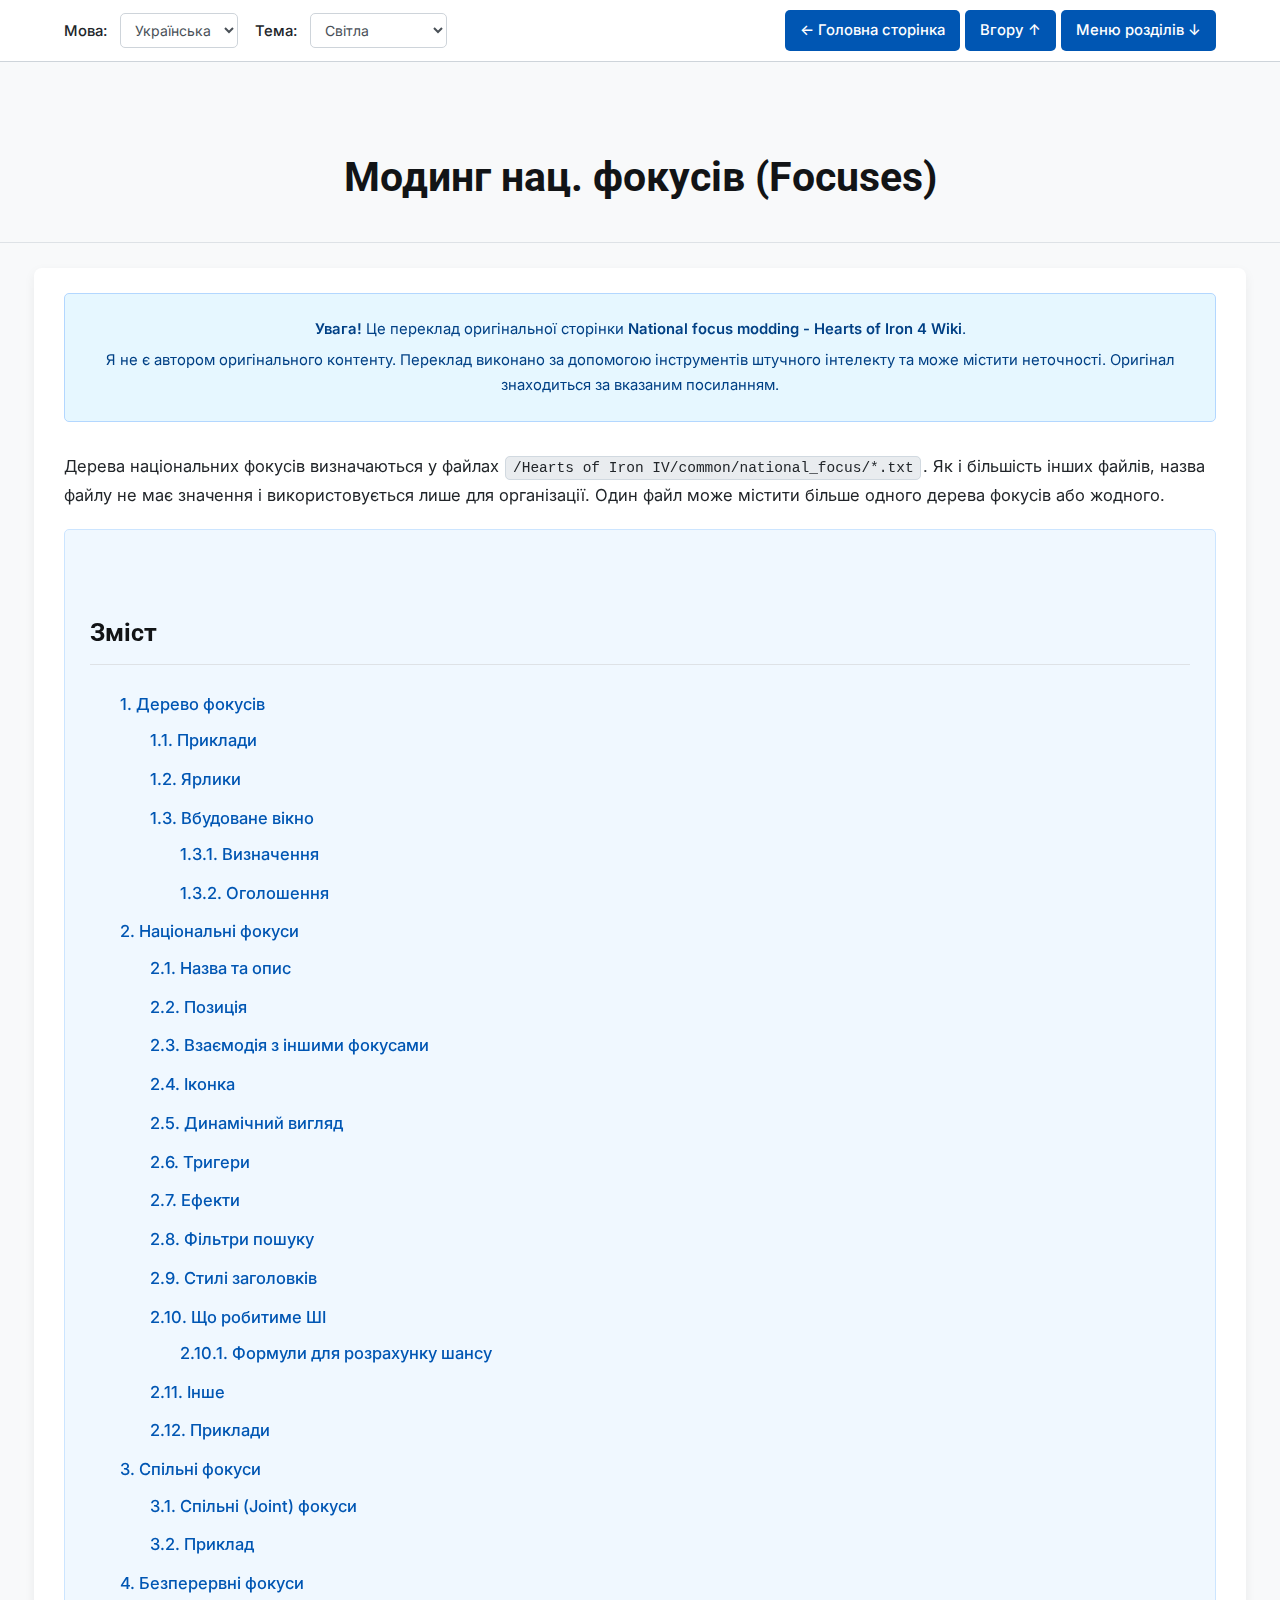
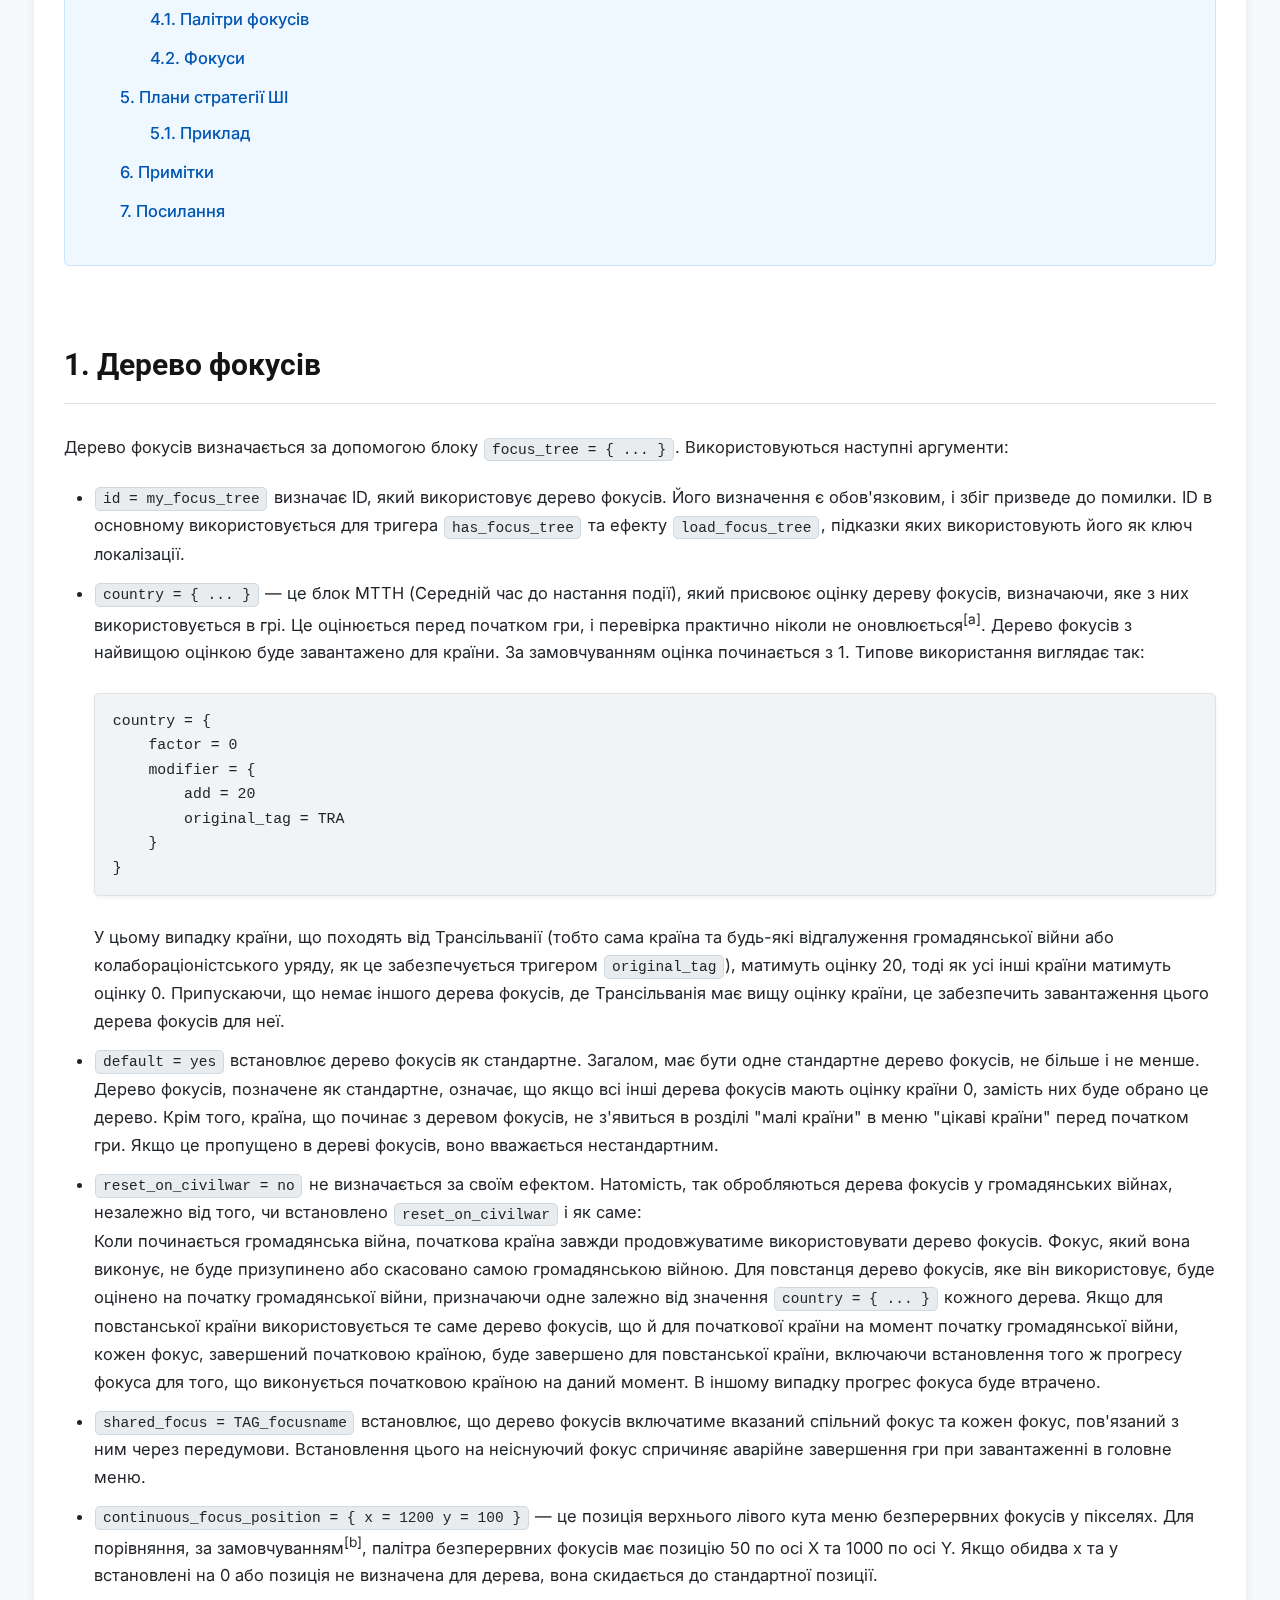
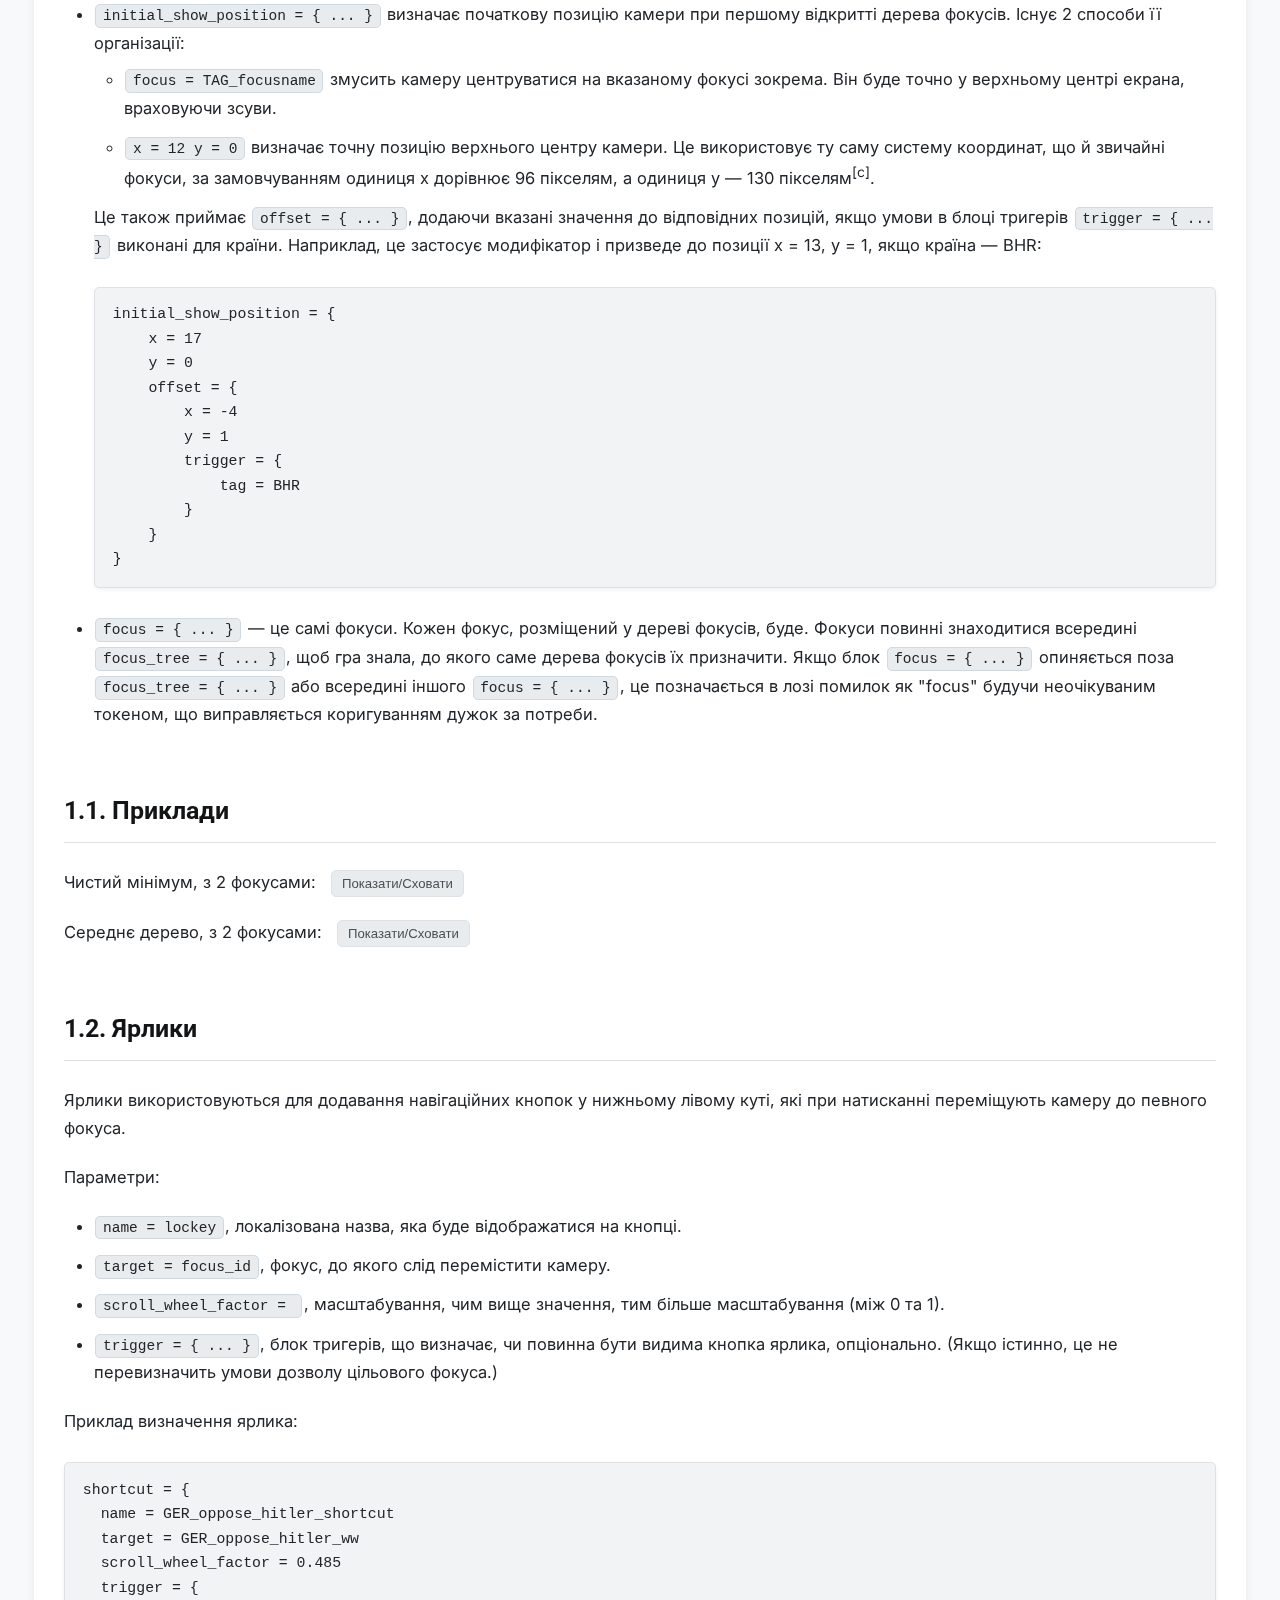
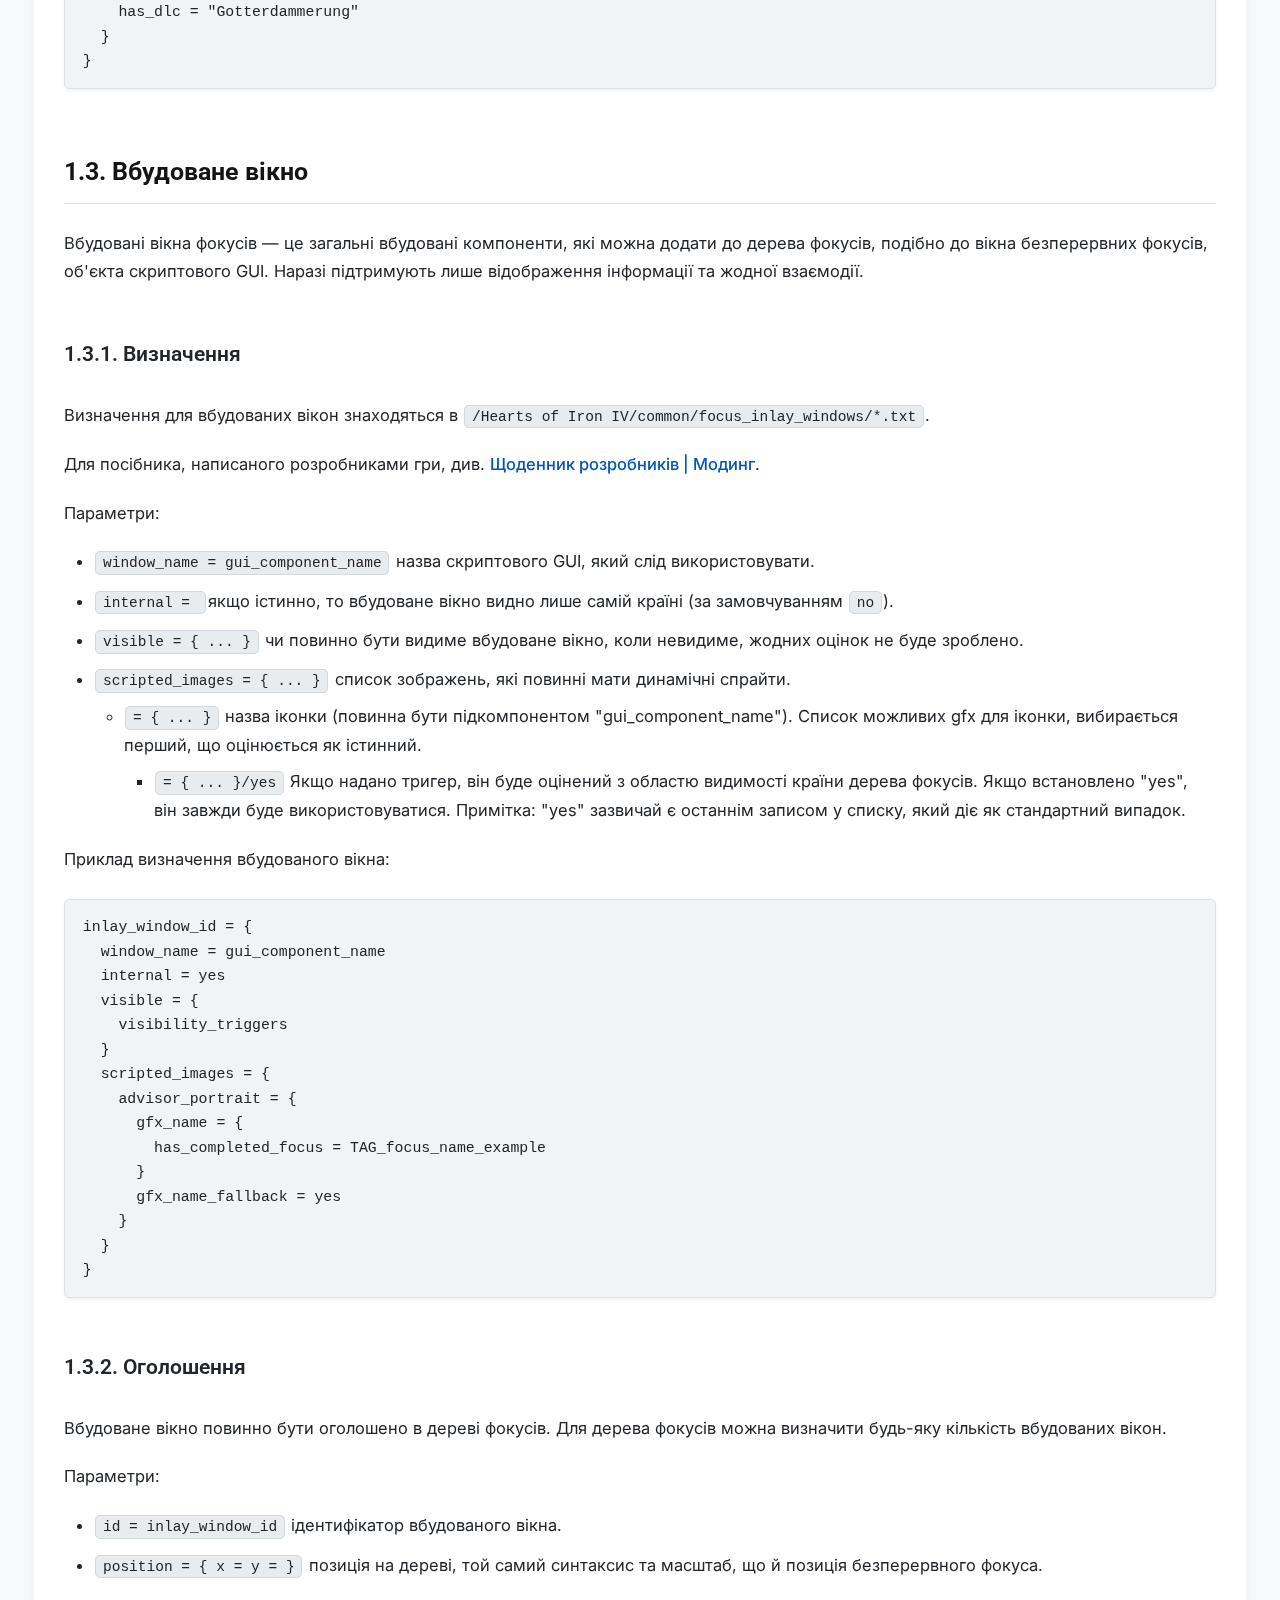
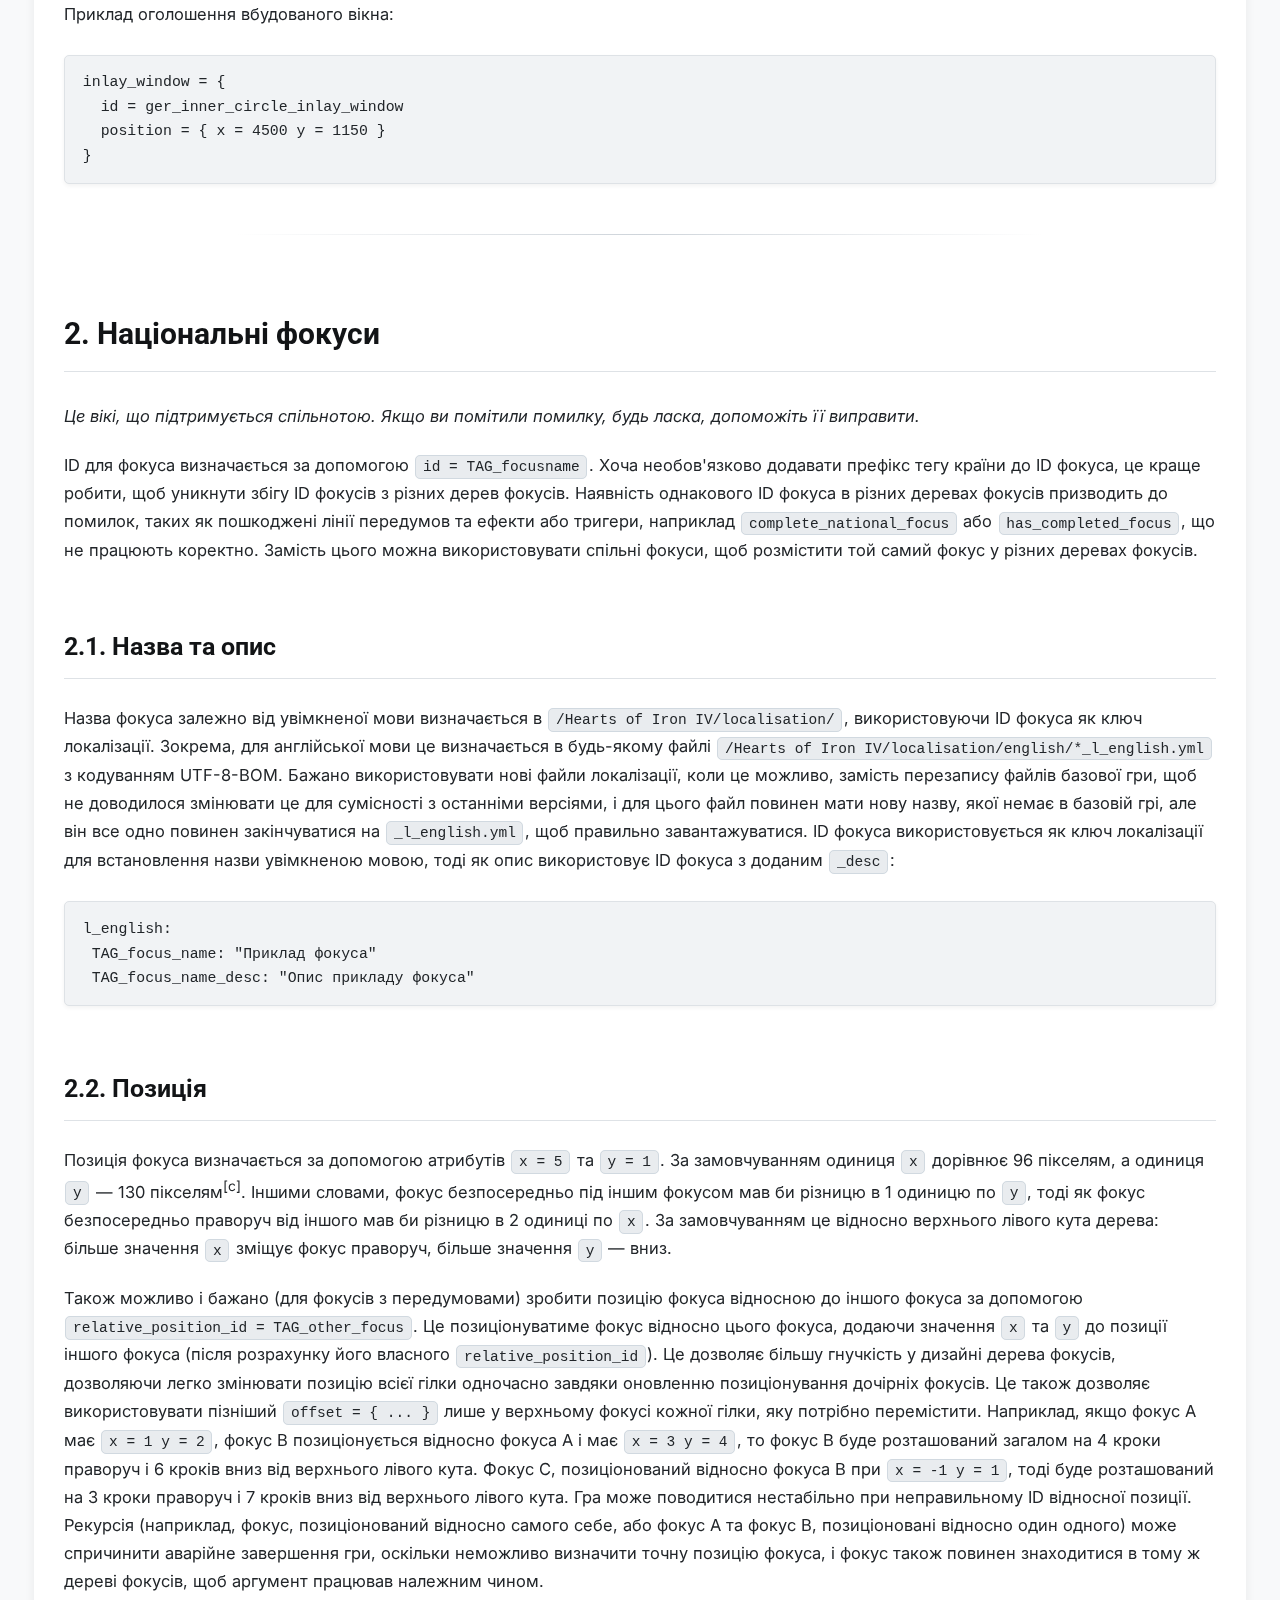
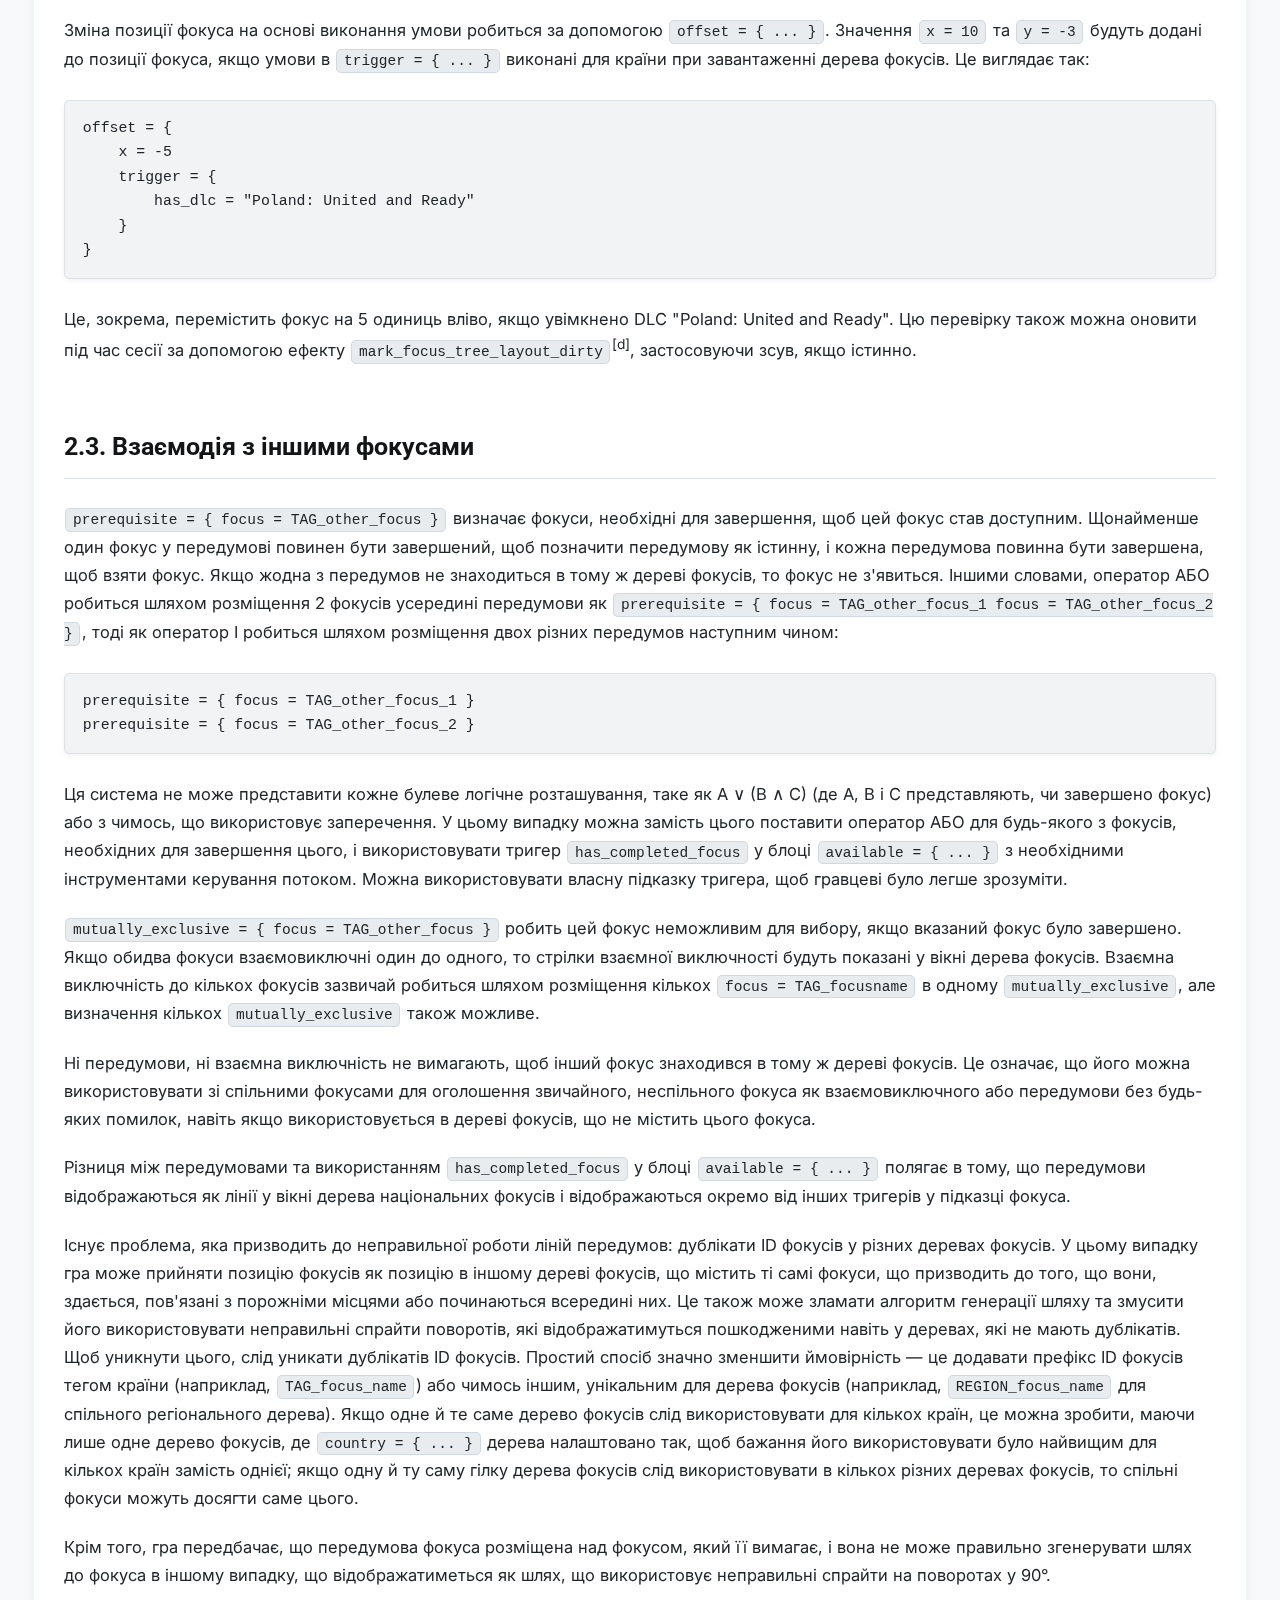
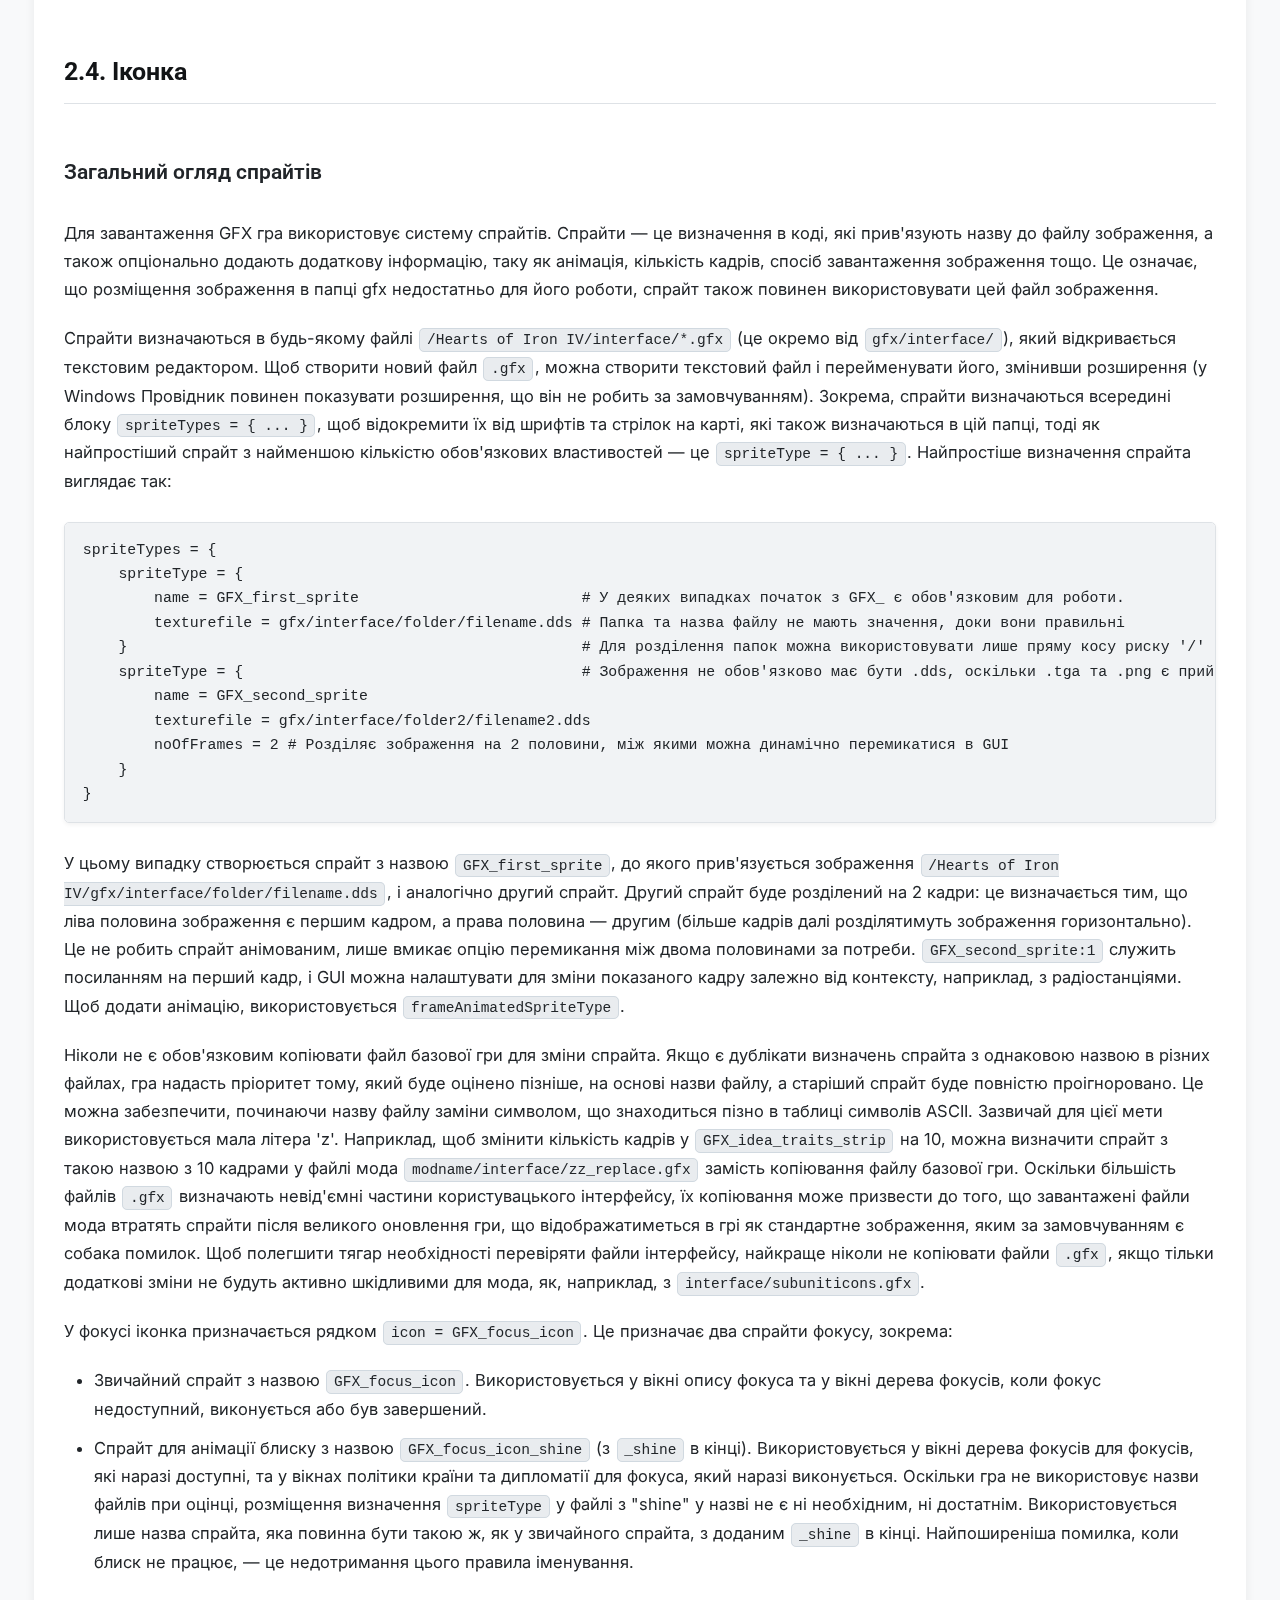
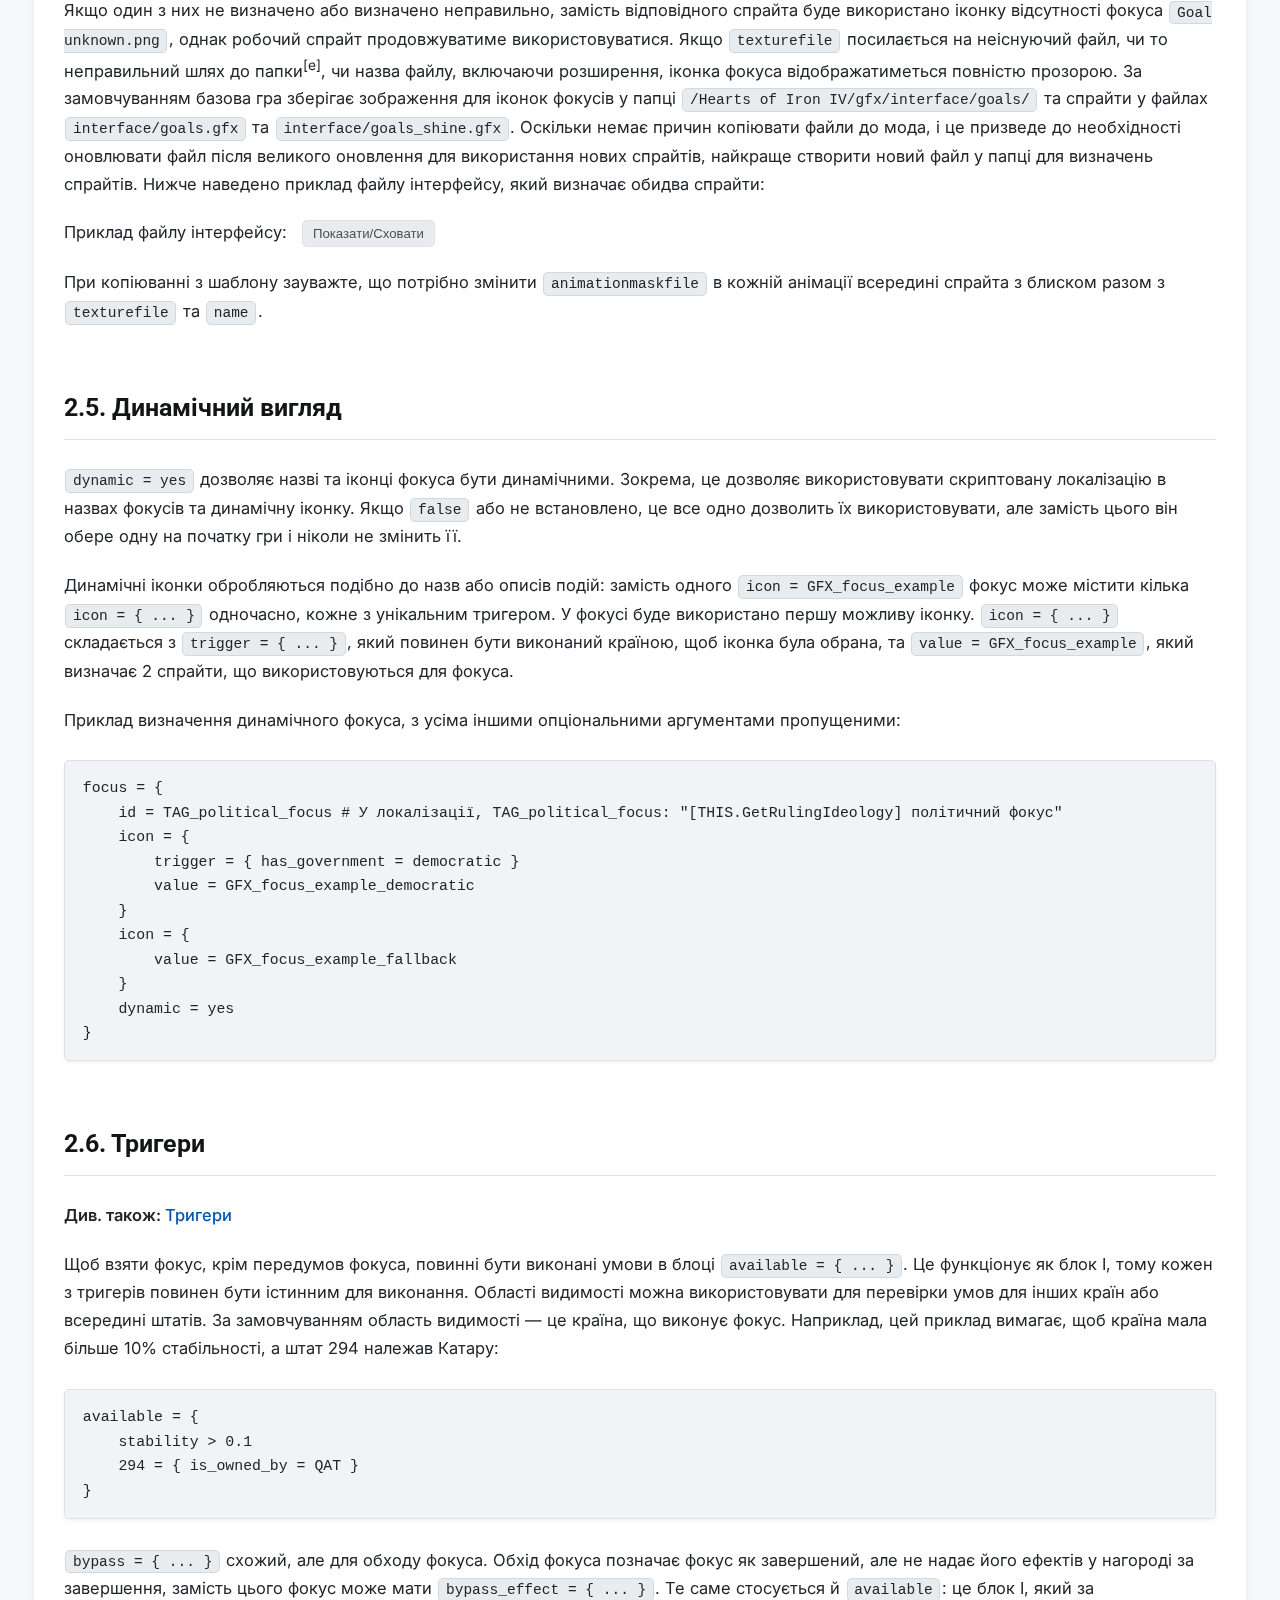
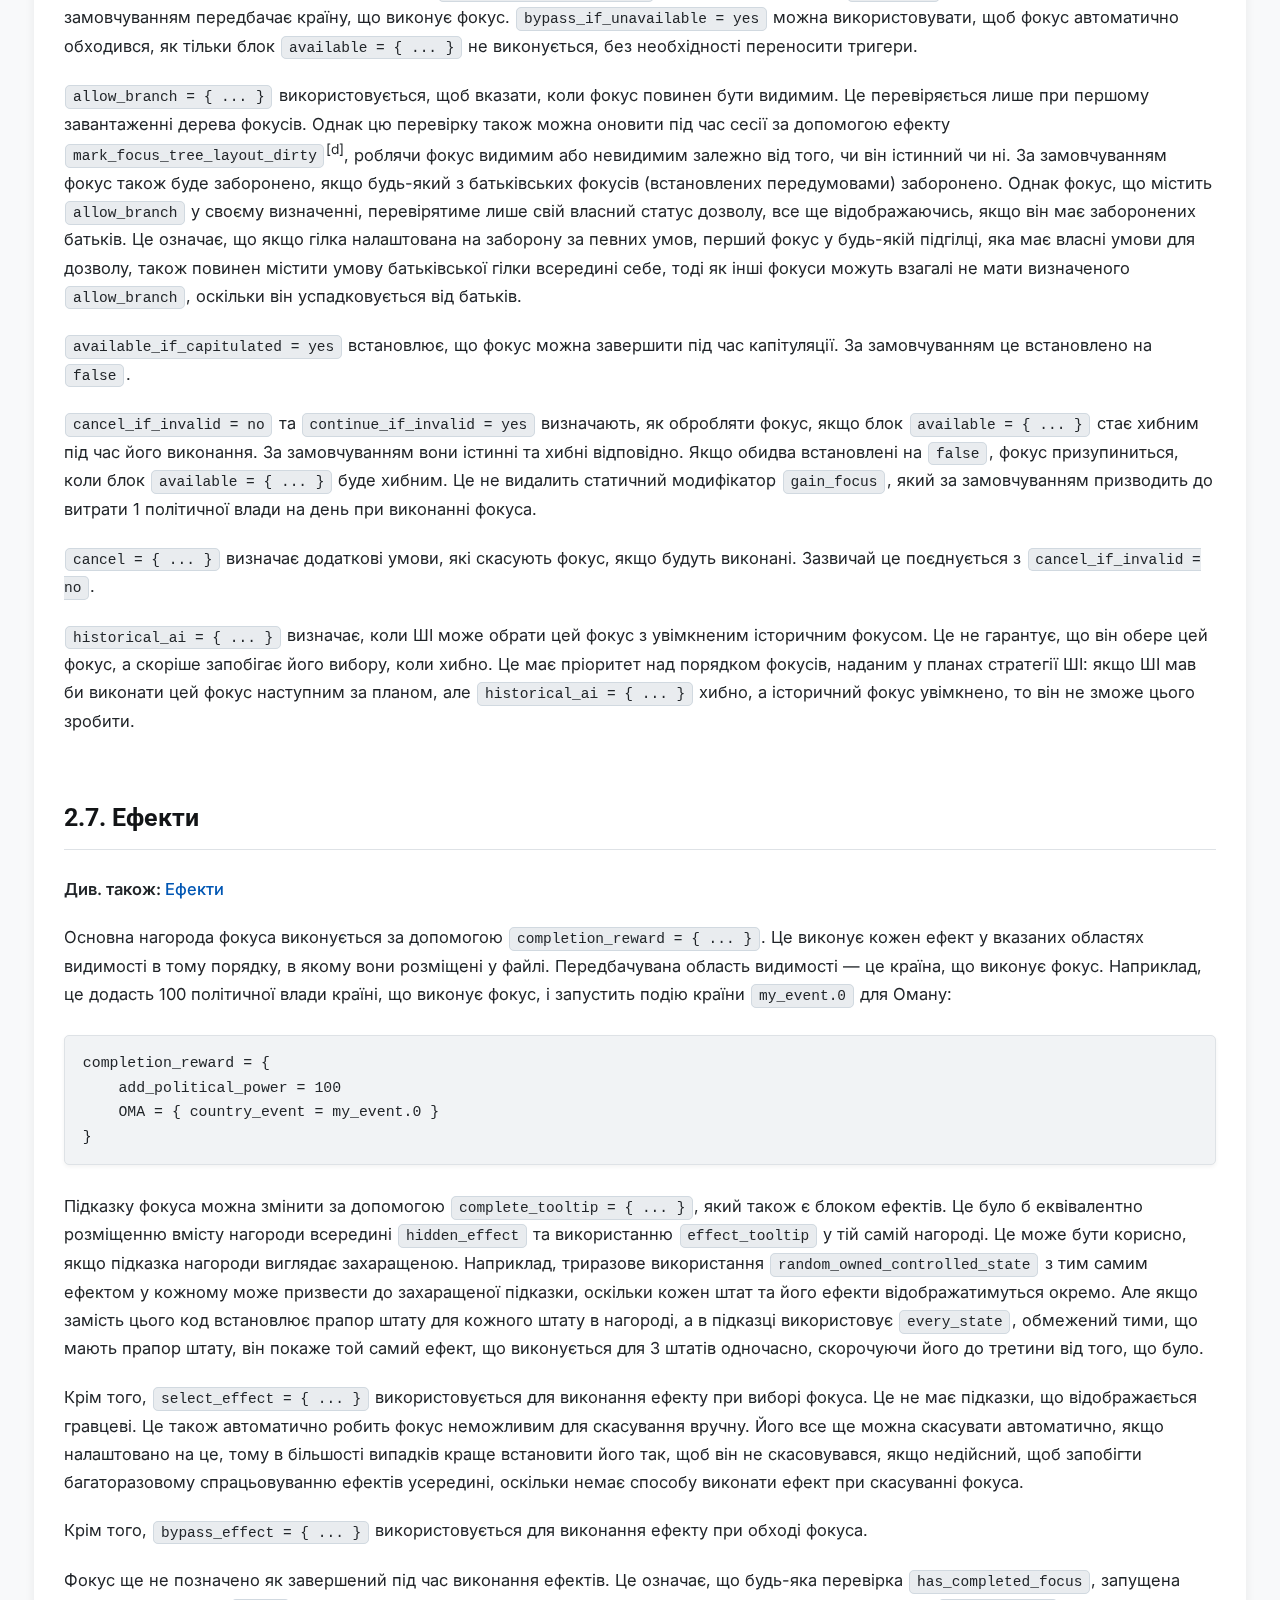
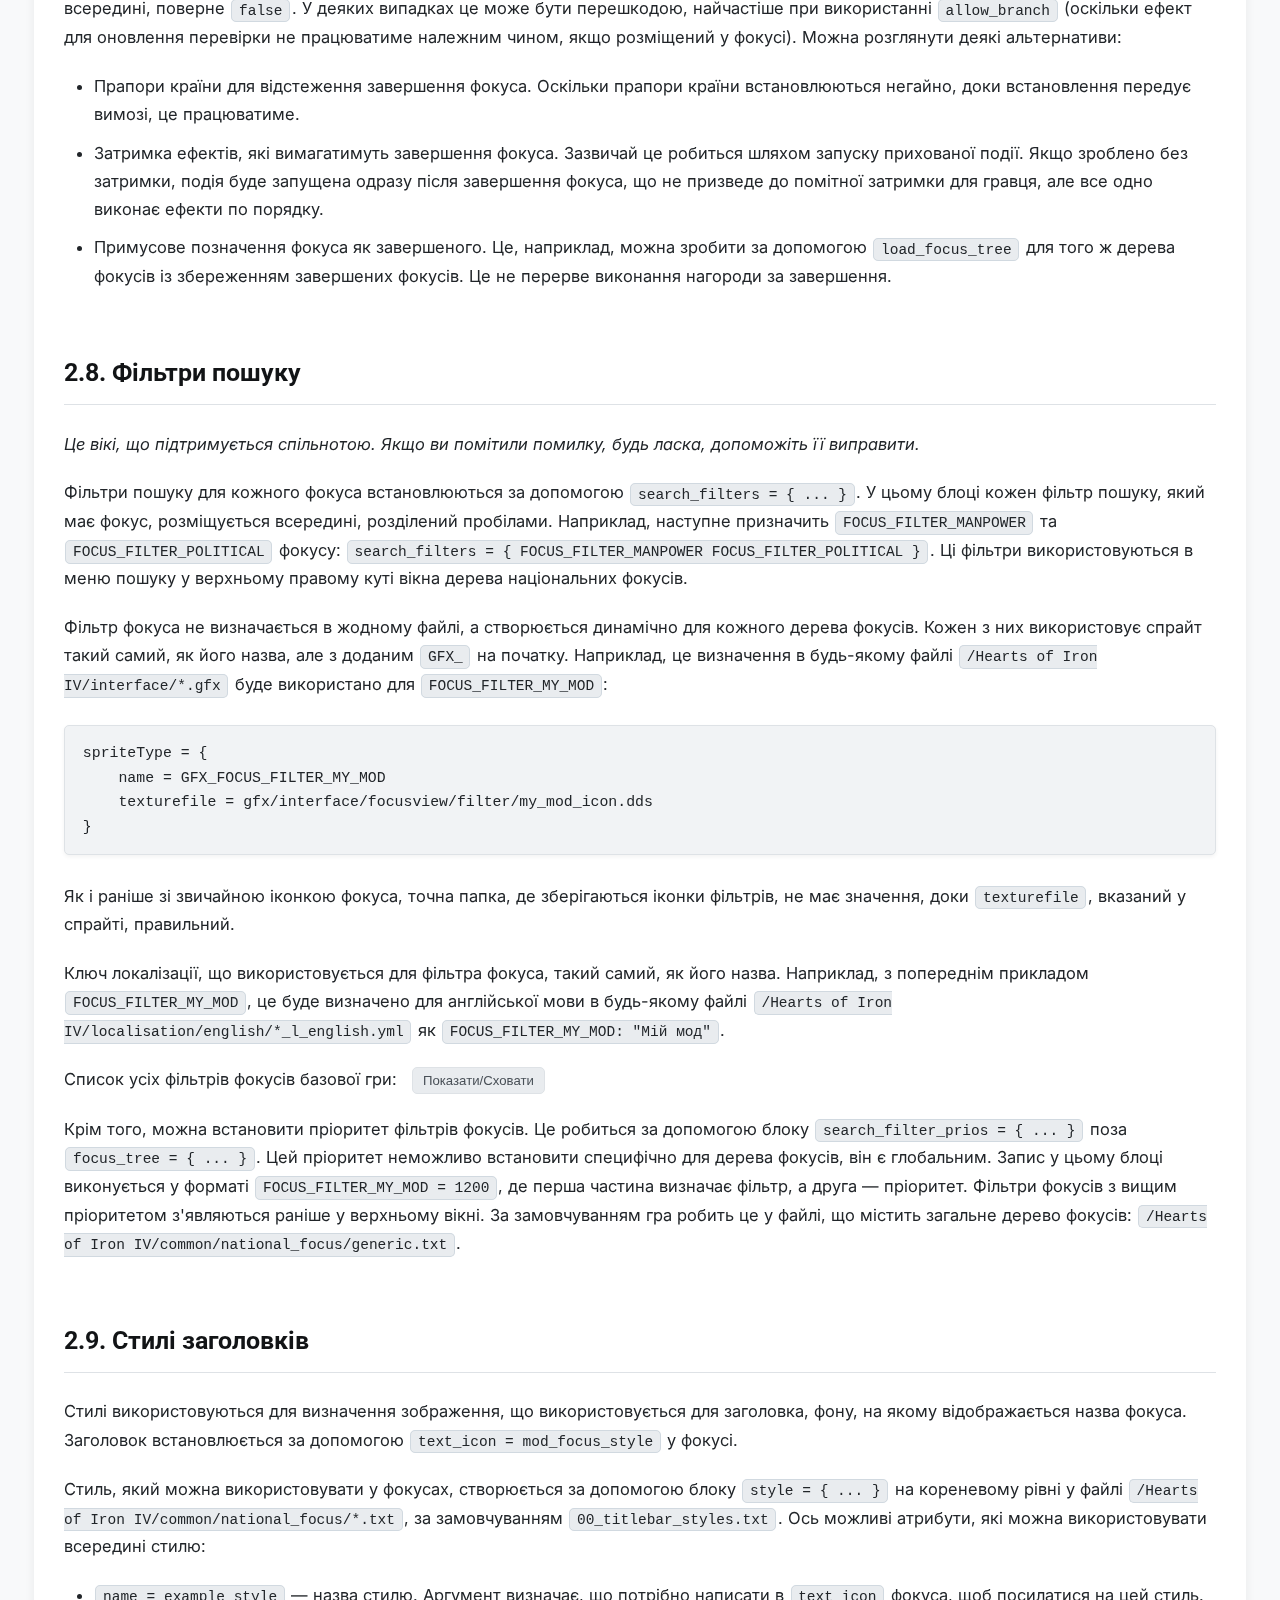
<file: national_focuses.html>
<!DOCTYPE html>
<html lang="uk">
<head>
    <meta charset="UTF-8">
    <meta name="viewport" content="width=device-width, initial-scale=1.0">
    <title>Модинг Національних Фокусів HOI4</title>

    <link rel="preconnect" href="https://fonts.googleapis.com">
    <link rel="preconnect" href="https://fonts.gstatic.com" crossorigin>
    <link href="https://fonts.googleapis.com/css2?family=Inter:wght@400;500;600;700&family=Roboto:wght@700&display=swap" rel="stylesheet">
    
    <link rel="stylesheet" href="./styles/styles.css"> 
</head>
<body class="theme-light theme-dark-base"> 
<div class="page-wrapper">
    <div class="top-bar">
        <div class="controls">
            <label for="language-switcher">Мова:</label>
            <select id="language-switcher" onchange="switchLanguage(this.value)">
                <option value="uk" selected>Українська</option>
                <option value="ru">Русский</option> 
            </select>

            <label for="theme-switcher">Тема:</label>
            <select id="theme-switcher">
                <option value="theme-light">Світла</option>
                <option value="theme-aistudio-dark">AI Studio Dark</option>
                <option value="theme-nord-dark">Nord Dark</option>
                <option value="theme-dracula">Dracula</option>
                <option value="theme-one-dark-pro">One Dark Pro</option>
            </select>
        </div>
        <div class="quick-nav-link">
            <a href="./index" class="nav-button">← Головна сторінка</a> 
            <a href="#header-text" class="nav-button">Вгору &#x2191;</a>
            <a href="#focused-navigation-menu" class="nav-button">Меню розділів &#x2193;</a>
        </div>
    </div>

    <header>
        <h1 id="header-text">Модинг нац. фокусів (Focuses)</h1>
    </header>

    <div class="container">
        <div class="disclaimer">
            <p><strong>Увага!</strong> Це переклад оригінальної сторінки <a href="https://hoi4.paradoxwikis.com/National_focus_modding" target="_blank" rel="noopener noreferrer">National focus modding - Hearts of Iron 4 Wiki</a>.</p>
            <p>Я не є автором оригінального контенту. Переклад виконано за допомогою інструментів штучного інтелекту та може містити неточності. Оригінал знаходиться за вказаним посиланням.</p>
        </div>

        <div id="main-content">
            <p>Дерева національних фокусів визначаються у файлах <code>/Hearts of Iron IV/common/national_focus/*.txt</code>. Як і більшість інших файлів, назва файлу не має значення і використовується лише для організації. Один файл може містити більше одного дерева фокусів або жодного.</p>

            <div class="table-of-contents">
                <h3>Зміст</h3>
                <ul>
                    <li><a href="#focus-tree">1. Дерево фокусів</a>
                        <ul>
                            <li><a href="#examples-tree">1.1. Приклади</a></li>
                            <li><a href="#shortcuts-tree">1.2. Ярлики</a></li>
                            <li><a href="#inlay-window-tree">1.3. Вбудоване вікно</a>
                                <ul>
                                    <li><a href="#definition-inlay">1.3.1. Визначення</a></li>
                                    <li><a href="#declaration-inlay">1.3.2. Оголошення</a></li>
                                </ul>
                            </li>
                        </ul>
                    </li>
                    <li><a href="#national-focuses">2. Національні фокуси</a>
                        <ul>
                            <li><a href="#name-description-focus">2.1. Назва та опис</a></li>
                            <li><a href="#position-focus">2.2. Позиція</a></li>
                            <li><a href="#interaction-focuses">2.3. Взаємодія з іншими фокусами</a></li>
                            <li><a href="#icon-focus">2.4. Іконка</a></li>
                            <li><a href="#dynamic-appearance-focus">2.5. Динамічний вигляд</a></li>
                            <li><a href="#triggers-focus">2.6. Тригери</a></li>
                            <li><a href="#effects-focus">2.7. Ефекти</a></li>
                            <li><a href="#search-filters-focus">2.8. Фільтри пошуку</a></li>
                            <li><a href="#titlebar-styles-focus">2.9. Стилі заголовків</a></li>
                            <li><a href="#ai-will-do-focus">2.10. Що робитиме ШІ</a>
                                <ul>
                                    <li><a href="#formulas-chance-focus">2.10.1. Формули для розрахунку шансу</a></li>
                                </ul>
                            </li>
                            <li><a href="#other-focus">2.11. Інше</a></li>
                            <li><a href="#examples-focus">2.12. Приклади</a></li>
                        </ul>
                    </li>
                    <li><a href="#shared-focuses">3. Спільні фокуси</a>
                        <ul>
                            <li><a href="#joint-focuses">3.1. Спільні (Joint) фокуси</a></li>
                            <li><a href="#example-shared">3.2. Приклад</a></li>
                        </ul>
                    </li>
                    <li><a href="#continuous-focuses">4. Безперервні фокуси</a>
                        <ul>
                            <li><a href="#focus-palettes">4.1. Палітри фокусів</a></li>
                            <li><a href="#focuses-continuous">4.2. Фокуси</a></li>
                        </ul>
                    </li>
                    <li><a href="#ai-strategy-plans">5. Плани стратегії ШІ</a>
                        <ul>
                            <li><a href="#example-ai-plan">5.1. Приклад</a></li>
                        </ul>
                    </li>
                    <li><a href="#notes-focus">6. Примітки</a></li>
                    <li><a href="#references-focus">7. Посилання</a></li>
                </ul>
            </div>
            
            <h2 id="focus-tree">1. Дерево фокусів</h2>
            <p>Дерево фокусів визначається за допомогою блоку <code>focus_tree = { ... }</code>. Використовуються наступні аргументи:</p>
            <ul>
                <li><code>id = my_focus_tree</code> визначає ID, який використовує дерево фокусів. Його визначення є обов'язковим, і збіг призведе до помилки. ID в основному використовується для тригера <code>has_focus_tree</code> та ефекту <code>load_focus_tree</code>, підказки яких використовують його як ключ локалізації.</li>
                <li><code>country = { ... }</code> — це блок MTTH (Середній час до настання події), який присвоює оцінку дереву фокусів, визначаючи, яке з них використовується в грі. Це оцінюється перед початком гри, і перевірка практично ніколи не оновлюється<sup>[a]</sup>. Дерево фокусів з найвищою оцінкою буде завантажено для країни. За замовчуванням оцінка починається з 1. Типове використання виглядає так:
                <pre><code>country = {
    factor = 0
    modifier = {
        add = 20
        original_tag = TRA
    }
}</code></pre>
                У цьому випадку країни, що походять від Трансільванії (тобто сама країна та будь-які відгалуження громадянської війни або колабораціоністського уряду, як це забезпечується тригером <code>original_tag</code>), матимуть оцінку 20, тоді як усі інші країни матимуть оцінку 0. Припускаючи, що немає іншого дерева фокусів, де Трансільванія має вищу оцінку країни, це забезпечить завантаження цього дерева фокусів для неї.</li>
                <li><code>default = yes</code> встановлює дерево фокусів як стандартне. Загалом, має бути одне стандартне дерево фокусів, не більше і не менше. Дерево фокусів, позначене як стандартне, означає, що якщо всі інші дерева фокусів мають оцінку країни 0, замість них буде обрано це дерево. Крім того, країна, що починає з деревом фокусів, не з'явиться в розділі "малі країни" в меню "цікаві країни" перед початком гри. Якщо це пропущено в дереві фокусів, воно вважається нестандартним.</li>
                <li><code>reset_on_civilwar = no</code> не визначається за своїм ефектом. Натомість, так обробляються дерева фокусів у громадянських війнах, незалежно від того, чи встановлено <code>reset_on_civilwar</code> і як саме:
                <br>Коли починається громадянська війна, початкова країна завжди продовжуватиме використовувати дерево фокусів. Фокус, який вона виконує, не буде призупинено або скасовано самою громадянською війною. Для повстанця дерево фокусів, яке він використовує, буде оцінено на початку громадянської війни, призначаючи одне залежно від значення <code>country = { ... }</code> кожного дерева. Якщо для повстанської країни використовується те саме дерево фокусів, що й для початкової країни на момент початку громадянської війни, кожен фокус, завершений початковою країною, буде завершено для повстанської країни, включаючи встановлення того ж прогресу фокуса для того, що виконується початковою країною на даний момент. В іншому випадку прогрес фокуса буде втрачено.</li>
                <li><code>shared_focus = TAG_focusname</code> встановлює, що дерево фокусів включатиме вказаний спільний фокус та кожен фокус, пов'язаний з ним через передумови. Встановлення цього на неіснуючий фокус спричиняє аварійне завершення гри при завантаженні в головне меню.</li>
                <li><code>continuous_focus_position = { x = 1200 y = 100 }</code> — це позиція верхнього лівого кута меню безперервних фокусів у пікселях. Для порівняння, за замовчуванням<sup>[b]</sup>, палітра безперервних фокусів має позицію 50 по осі X та 1000 по осі Y. Якщо обидва x та y встановлені на 0 або позиція не визначена для дерева, вона скидається до стандартної позиції.</li>
                <li><code>initial_show_position = { ... }</code> визначає початкову позицію камери при першому відкритті дерева фокусів. Існує 2 способи її організації:
                    <ul>
                        <li><code>focus = TAG_focusname</code> змусить камеру центруватися на вказаному фокусі зокрема. Він буде точно у верхньому центрі екрана, враховуючи зсуви.</li>
                        <li><code>x = 12 y = 0</code> визначає точну позицію верхнього центру камери. Це використовує ту саму систему координат, що й звичайні фокуси, за замовчуванням одиниця x дорівнює 96 пікселям, а одиниця y — 130 пікселям<sup>[c]</sup>.</li>
                    </ul>
                Це також приймає <code>offset = { ... }</code>, додаючи вказані значення до відповідних позицій, якщо умови в блоці тригерів <code>trigger = { ... }</code> виконані для країни. Наприклад, це застосує модифікатор і призведе до позиції x = 13, y = 1, якщо країна — BHR:
                <pre><code>initial_show_position = {
    x = 17
    y = 0
    offset = {
        x = -4
        y = 1
        trigger = {
            tag = BHR
        }
    }
}</code></pre></li>
                <li><code>focus = { ... }</code> — це самі фокуси. Кожен фокус, розміщений у дереві фокусів, буде. Фокуси повинні знаходитися всередині <code>focus_tree = { ... }</code>, щоб гра знала, до якого саме дерева фокусів їх призначити. Якщо блок <code>focus = { ... }</code> опиняється поза <code>focus_tree = { ... }</code> або всередині іншого <code>focus = { ... }</code>, це позначається в лозі помилок як "focus" будучи неочікуваним токеном, що виправляється коригуванням дужок за потреби.</li>
            </ul>

            <h3 id="examples-tree">1.1. Приклади</h3>
            <p>Чистий мінімум, з 2 фокусами: <button class="spoiler-button" onclick="toggleSpoiler(this)">Показати/Сховати</button></p>
            <div class="spoiler-content" style="display:none;">
            <pre><code>focus_tree = {
    id = example_tree_min
    country = { factor = 0 modifier = { add = 10 original_tag = ENG } } # Тільки для Англії
    default = no

    focus = {
        id = ENG_min_focus_1
        icon = GFX_goal_unknown # Припускаємо, що GFX_goal_unknown_shine існує
        x = 0
        y = 0
        cost = 10 # 70 днів

        completion_reward = {
            add_political_power = 50
        }
    }
    focus = {
        id = ENG_min_focus_2
        icon = GFX_goal_unknown
        x = 0
        y = 1
        cost = 10
        prerequisite = { focus = ENG_min_focus_1 }

        completion_reward = {
            add_stability = 0.05
        }
    }
}</code></pre>
            </div>

            <p>Середнє дерево, з 2 фокусами: <button class="spoiler-button" onclick="toggleSpoiler(this)">Показати/Сховати</button></p>
            <div class="spoiler-content" style="display:none;">
            <pre><code>focus_tree = {
    id = example_tree_avg
    country = {
        factor = 0
        modifier = { add = 10 original_tag = GER }
    }
    default = no
    continuous_focus_position = { x = 0 y = 5 } # Зміщуємо безперервні фокуси вниз
    initial_show_position = { focus = GER_avg_focus_1 }

    focus = {
        id = GER_avg_focus_1
        icon = GFX_goal_rhineland # Припускаємо, що GFX_goal_rhineland_shine існує
        x = 2
        y = 0
        cost = 10
        available_if_capitulated = yes

        available = {
            num_of_civilian_factories > 15
        }
        bypass = {
            num_of_military_factories > 20
        }
        
        completion_reward = {
            add_political_power = 75
            add_named_threat = { threat = 2 name = GER_avg_focus_1 } # Додає 2 світової напруги
        }
    }

    focus = {
        id = GER_avg_focus_2
        icon = GFX_goal_anschluss
        relative_position_id = GER_avg_focus_1 # Позиція відносно попереднього
        x = 0 # Тобто, під ним
        y = 1 
        cost = 10
        
        mutually_exclusive = { focus = GER_another_path_focus } # Приклад взаємовиключного фокуса
        prerequisite = { focus = GER_avg_focus_1 }

        complete_tooltip = { # Показуємо лише спрощену підказку
            add_political_power = 25
            AUS = { country_event = { id = generic.1 days = 1 } } # generic.1 це аншлюс Австрії
        }
        completion_reward = { # Фактичні ефекти
            hidden_effect = { add_political_power = 25 }
            AUS = { country_event = { id = generic.1 days = 1 } }
        }
    }
}</code></pre>
            </div>

            <h3 id="shortcuts-tree">1.2. Ярлики</h3>
            <p>Ярлики використовуються для додавання навігаційних кнопок у нижньому лівому куті, які при натисканні переміщують камеру до певного фокуса.</p>
            <p>Параметри:</p>
            <ul>
                <li><code>name = lockey</code>, локалізована назва, яка буде відображатися на кнопці.</li>
                <li><code>target = focus_id</code>, фокус, до якого слід перемістити камеру.</li>
                <li><code>scroll_wheel_factor = <float></code>, масштабування, чим вище значення, тим більше масштабування (між 0 та 1).</li>
                <li><code>trigger = { ... }</code>, блок тригерів, що визначає, чи повинна бути видима кнопка ярлика, опціонально. (Якщо істинно, це не перевизначить умови дозволу цільового фокуса.)</li>
            </ul>
            <p>Приклад визначення ярлика:</p>
            <pre><code>shortcut = {
  name = GER_oppose_hitler_shortcut
  target = GER_oppose_hitler_ww 
  scroll_wheel_factor = 0.485
  trigger = {
    has_dlc = "Gotterdammerung"
  }
}</code></pre>

            <h3 id="inlay-window-tree">1.3. Вбудоване вікно</h3>
            <p>Вбудовані вікна фокусів — це загальні вбудовані компоненти, які можна додати до дерева фокусів, подібно до вікна безперервних фокусів, об'єкта скриптового GUI. Наразі підтримують лише відображення інформації та жодної взаємодії.</p>

            <h4 id="definition-inlay">1.3.1. Визначення</h4>
            <p>Визначення для вбудованих вікон знаходяться в <code>/Hearts of Iron IV/common/focus_inlay_windows/*.txt</code>.</p>
            <p>Для посібника, написаного розробниками гри, див. <a href="https://forum.paradoxplaza.com/forum/developer-diary/dev-diary-modding.1584260/" target="_blank" rel="noopener noreferrer">Щоденник розробників | Модинг</a>.</p>
            <p>Параметри:</p>
            <ul>
                <li><code>window_name = gui_component_name</code> назва скриптового GUI, який слід використовувати.</li>
                <li><code>internal = <bool></code> якщо істинно, то вбудоване вікно видно лише самій країні (за замовчуванням <code>no</code>).</li>
                <li><code>visible = { ... }</code> чи повинно бути видиме вбудоване вікно, коли невидиме, жодних оцінок не буде зроблено.</li>
                <li><code>scripted_images = { ... }</code> список зображень, які повинні мати динамічні спрайти.
                    <ul>
                        <li><code><icon_name> = { ... }</code> назва іконки (повинна бути підкомпонентом "gui_component_name"). Список можливих gfx для іконки, вибирається перший, що оцінюється як істинний.
                            <ul>
                                <li><code><gfx_name> = { ... }/yes</code> Якщо надано тригер, він буде оцінений з областю видимості країни дерева фокусів. Якщо встановлено "yes", він завжди буде використовуватися. Примітка: "yes" зазвичай є останнім записом у списку, який діє як стандартний випадок.</li>
                            </ul>
                        </li>
                    </ul>
                </li>
            </ul>
            <p>Приклад визначення вбудованого вікна:</p>
            <pre><code>inlay_window_id = {
  window_name = gui_component_name
  internal = yes
  visible = {
    visibility_triggers
  }
  scripted_images = {
    advisor_portrait = {
      gfx_name = {
        has_completed_focus = TAG_focus_name_example
      }
      gfx_name_fallback = yes
    }
  }
}</code></pre>

            <h4 id="declaration-inlay">1.3.2. Оголошення</h4>
            <p>Вбудоване вікно повинно бути оголошено в дереві фокусів. Для дерева фокусів можна визначити будь-яку кількість вбудованих вікон.</p>
            <p>Параметри:</p>
            <ul>
                <li><code>id = inlay_window_id</code> ідентифікатор вбудованого вікна.</li>
                <li><code>position = { x = <int> y = <int> }</code> позиція на дереві, той самий синтаксис та масштаб, що й позиція безперервного фокуса.</li>
            </ul>
            <p>Приклад оголошення вбудованого вікна:</p>
            <pre><code>inlay_window = {
  id = ger_inner_circle_inlay_window
  position = { x = 4500 y = 1150 }
}</code></pre>

            <hr>
            <h2 id="national-focuses">2. Національні фокуси</h2>
            <p><em>Це вікі, що підтримується спільнотою. Якщо ви помітили помилку, будь ласка, допоможіть її виправити.</em></p>
            <p>ID для фокуса визначається за допомогою <code>id = TAG_focusname</code>. Хоча необов'язково додавати префікс тегу країни до ID фокуса, це краще робити, щоб уникнути збігу ID фокусів з різних дерев фокусів. Наявність однакового ID фокуса в різних деревах фокусів призводить до помилок, таких як пошкоджені лінії передумов та ефекти або тригери, наприклад <code>complete_national_focus</code> або <code>has_completed_focus</code>, що не працюють коректно. Замість цього можна використовувати спільні фокуси, щоб розмістити той самий фокус у різних деревах фокусів.</p>

            <h3 id="name-description-focus">2.1. Назва та опис</h3>
            <p>Назва фокуса залежно від увімкненої мови визначається в <code>/Hearts of Iron IV/localisation/</code>, використовуючи ID фокуса як ключ локалізації. Зокрема, для англійської мови це визначається в будь-якому файлі <code>/Hearts of Iron IV/localisation/english/*_l_english.yml</code> з кодуванням UTF-8-BOM. Бажано використовувати нові файли локалізації, коли це можливо, замість перезапису файлів базової гри, щоб не доводилося змінювати це для сумісності з останніми версіями, і для цього файл повинен мати нову назву, якої немає в базовій грі, але він все одно повинен закінчуватися на <code>_l_english.yml</code>, щоб правильно завантажуватися. ID фокуса використовується як ключ локалізації для встановлення назви увімкненою мовою, тоді як опис використовує ID фокуса з доданим <code>_desc</code>:</p>
            <pre><code>l_english:
 TAG_focus_name: "Приклад фокуса"
 TAG_focus_name_desc: "Опис прикладу фокуса"</code></pre>

            <h3 id="position-focus">2.2. Позиція</h3>
            <p>Позиція фокуса визначається за допомогою атрибутів <code>x = 5</code> та <code>y = 1</code>. За замовчуванням одиниця <code>x</code> дорівнює 96 пікселям, а одиниця <code>y</code> — 130 пікселям<sup>[c]</sup>. Іншими словами, фокус безпосередньо під іншим фокусом мав би різницю в 1 одиницю по <code>y</code>, тоді як фокус безпосередньо праворуч від іншого мав би різницю в 2 одиниці по <code>x</code>. За замовчуванням це відносно верхнього лівого кута дерева: більше значення <code>x</code> зміщує фокус праворуч, більше значення <code>y</code> — вниз.</p>
            <p>Також можливо і бажано (для фокусів з передумовами) зробити позицію фокуса відносною до іншого фокуса за допомогою <code>relative_position_id = TAG_other_focus</code>. Це позиціонуватиме фокус відносно цього фокуса, додаючи значення <code>x</code> та <code>y</code> до позиції іншого фокуса (після розрахунку його власного <code>relative_position_id</code>). Це дозволяє більшу гнучкість у дизайні дерева фокусів, дозволяючи легко змінювати позицію всієї гілки одночасно завдяки оновленню позиціонування дочірніх фокусів. Це також дозволяє використовувати пізніший <code>offset = { ... }</code> лише у верхньому фокусі кожної гілки, яку потрібно перемістити. Наприклад, якщо фокус A має <code>x = 1 y = 2</code>, фокус B позиціонується відносно фокуса A і має <code>x = 3 y = 4</code>, то фокус B буде розташований загалом на 4 кроки праворуч і 6 кроків вниз від верхнього лівого кута. Фокус C, позиціонований відносно фокуса B при <code>x = -1 y = 1</code>, тоді буде розташований на 3 кроки праворуч і 7 кроків вниз від верхнього лівого кута. Гра може поводитися нестабільно при неправильному ID відносної позиції. Рекурсія (наприклад, фокус, позиціонований відносно самого себе, або фокус A та фокус B, позиціоновані відносно один одного) може спричинити аварійне завершення гри, оскільки неможливо визначити точну позицію фокуса, і фокус також повинен знаходитися в тому ж дереві фокусів, щоб аргумент працював належним чином.</p>
            <p>Зміна позиції фокуса на основі виконання умови робиться за допомогою <code>offset = { ... }</code>. Значення <code>x = 10</code> та <code>y = -3</code> будуть додані до позиції фокуса, якщо умови в <code>trigger = { ... }</code> виконані для країни при завантаженні дерева фокусів. Це виглядає так:</p>
            <pre><code>offset = {
    x = -5
    trigger = {
        has_dlc = "Poland: United and Ready"
    }
}</code></pre>
            <p>Це, зокрема, перемістить фокус на 5 одиниць вліво, якщо увімкнено DLC "Poland: United and Ready". Цю перевірку також можна оновити під час сесії за допомогою ефекту <code>mark_focus_tree_layout_dirty</code><sup>[d]</sup>, застосовуючи зсув, якщо істинно.</p>

            <h3 id="interaction-focuses">2.3. Взаємодія з іншими фокусами</h3>
            <p><code>prerequisite = { focus = TAG_other_focus }</code> визначає фокуси, необхідні для завершення, щоб цей фокус став доступним. Щонайменше один фокус у передумові повинен бути завершений, щоб позначити передумову як істинну, і кожна передумова повинна бути завершена, щоб взяти фокус. Якщо жодна з передумов не знаходиться в тому ж дереві фокусів, то фокус не з'явиться. Іншими словами, оператор АБО робиться шляхом розміщення 2 фокусів усередині передумови як <code>prerequisite = { focus = TAG_other_focus_1 focus = TAG_other_focus_2 }</code>, тоді як оператор І робиться шляхом розміщення двох різних передумов наступним чином:</p>
            <pre><code>prerequisite = { focus = TAG_other_focus_1 }
prerequisite = { focus = TAG_other_focus_2 }</code></pre>
            <p>Ця система не може представити кожне булеве логічне розташування, таке як A ∨ (B ∧ C) (де A, B і C представляють, чи завершено фокус) або з чимось, що використовує заперечення. У цьому випадку можна замість цього поставити оператор АБО для будь-якого з фокусів, необхідних для завершення цього, і використовувати тригер <code>has_completed_focus</code> у блоці <code>available = { ... }</code> з необхідними інструментами керування потоком. Можна використовувати власну підказку тригера, щоб гравцеві було легше зрозуміти.</p>
            <p><code>mutually_exclusive = { focus = TAG_other_focus }</code> робить цей фокус неможливим для вибору, якщо вказаний фокус було завершено. Якщо обидва фокуси взаємовиключні один до одного, то стрілки взаємної виключності будуть показані у вікні дерева фокусів. Взаємна виключність до кількох фокусів зазвичай робиться шляхом розміщення кількох <code>focus = TAG_focusname</code> в одному <code>mutually_exclusive</code>, але визначення кількох <code>mutually_exclusive</code> також можливе.</p>
            <p>Ні передумови, ні взаємна виключність не вимагають, щоб інший фокус знаходився в тому ж дереві фокусів. Це означає, що його можна використовувати зі спільними фокусами для оголошення звичайного, неспільного фокуса як взаємовиключного або передумови без будь-яких помилок, навіть якщо використовується в дереві фокусів, що не містить цього фокуса.</p>
            <p>Різниця між передумовами та використанням <code>has_completed_focus</code> у блоці <code>available = { ... }</code> полягає в тому, що передумови відображаються як лінії у вікні дерева національних фокусів і відображаються окремо від інших тригерів у підказці фокуса.</p>
            <p>Існує проблема, яка призводить до неправильної роботи ліній передумов: дублікати ID фокусів у різних деревах фокусів. У цьому випадку гра може прийняти позицію фокусів як позицію в іншому дереві фокусів, що містить ті самі фокуси, що призводить до того, що вони, здається, пов'язані з порожніми місцями або починаються всередині них. Це також може зламати алгоритм генерації шляху та змусити його використовувати неправильні спрайти поворотів, які відображатимуться пошкодженими навіть у деревах, які не мають дублікатів. Щоб уникнути цього, слід уникати дублікатів ID фокусів. Простий спосіб значно зменшити ймовірність — це додавати префікс ID фокусів тегом країни (наприклад, <code>TAG_focus_name</code>) або чимось іншим, унікальним для дерева фокусів (наприклад, <code>REGION_focus_name</code> для спільного регіонального дерева). Якщо одне й те саме дерево фокусів слід використовувати для кількох країн, це можна зробити, маючи лише одне дерево фокусів, де <code>country = { ... }</code> дерева налаштовано так, щоб бажання його використовувати було найвищим для кількох країн замість однієї; якщо одну й ту саму гілку дерева фокусів слід використовувати в кількох різних деревах фокусів, то спільні фокуси можуть досягти саме цього.</p>
            <p>Крім того, гра передбачає, що передумова фокуса розміщена над фокусом, який її вимагає, і вона не може правильно згенерувати шлях до фокуса в іншому випадку, що відображатиметься як шлях, що використовує неправильні спрайти на поворотах у 90°.</p>

            <h3 id="icon-focus">2.4. Іконка</h3>
            <h4>Загальний огляд спрайтів</h4>
            <p>Для завантаження GFX гра використовує систему спрайтів. Спрайти — це визначення в коді, які прив'язують назву до файлу зображення, а також опціонально додають додаткову інформацію, таку як анімація, кількість кадрів, спосіб завантаження зображення тощо. Це означає, що розміщення зображення в папці gfx недостатньо для його роботи, спрайт також повинен використовувати цей файл зображення.</p>
            <p>Спрайти визначаються в будь-якому файлі <code>/Hearts of Iron IV/interface/*.gfx</code> (це окремо від <code>gfx/interface/</code>), який відкривається текстовим редактором. Щоб створити новий файл <code>.gfx</code>, можна створити текстовий файл і перейменувати його, змінивши розширення (у Windows Провідник повинен показувати розширення, що він не робить за замовчуванням). Зокрема, спрайти визначаються всередині блоку <code>spriteTypes = { ... }</code>, щоб відокремити їх від шрифтів та стрілок на карті, які також визначаються в цій папці, тоді як найпростіший спрайт з найменшою кількістю обов'язкових властивостей — це <code>spriteType = { ... }</code>. Найпростіше визначення спрайта виглядає так:</p>
            <pre><code>spriteTypes = {
    spriteType = {
        name = GFX_first_sprite                         # У деяких випадках початок з GFX_ є обов'язковим для роботи.
        texturefile = gfx/interface/folder/filename.dds # Папка та назва файлу не мають значення, доки вони правильні
    }                                                   # Для розділення папок можна використовувати лише пряму косу риску '/' (може бути подвоєна як '//').
    spriteType = {                                      # Зображення не обов'язково має бути .dds, оскільки .tga та .png є прийнятними.
        name = GFX_second_sprite
        texturefile = gfx/interface/folder2/filename2.dds
        noOfFrames = 2 # Розділяє зображення на 2 половини, між якими можна динамічно перемикатися в GUI
    }
}</code></pre>
            <p>У цьому випадку створюється спрайт з назвою <code>GFX_first_sprite</code>, до якого прив'язується зображення <code>/Hearts of Iron IV/gfx/interface/folder/filename.dds</code>, і аналогічно другий спрайт. Другий спрайт буде розділений на 2 кадри: це визначається тим, що ліва половина зображення є першим кадром, а права половина — другим (більше кадрів далі розділятимуть зображення горизонтально). Це не робить спрайт анімованим, лише вмикає опцію перемикання між двома половинами за потреби. <code>GFX_second_sprite:1</code> служить посиланням на перший кадр, і GUI можна налаштувати для зміни показаного кадру залежно від контексту, наприклад, з радіостанціями. Щоб додати анімацію, використовується <code>frameAnimatedSpriteType</code>.</p>
            <p>Ніколи не є обов'язковим копіювати файл базової гри для зміни спрайта. Якщо є дублікати визначень спрайта з однаковою назвою в різних файлах, гра надасть пріоритет тому, який буде оцінено пізніше, на основі назви файлу, а старіший спрайт буде повністю проігноровано. Це можна забезпечити, починаючи назву файлу заміни символом, що знаходиться пізно в таблиці символів ASCII. Зазвичай для цієї мети використовується мала літера 'z'. Наприклад, щоб змінити кількість кадрів у <code>GFX_idea_traits_strip</code> на 10, можна визначити спрайт з такою назвою з 10 кадрами у файлі мода <code>modname/interface/zz_replace.gfx</code> замість копіювання файлу базової гри. Оскільки більшість файлів <code>.gfx</code> визначають невід'ємні частини користувацького інтерфейсу, їх копіювання може призвести до того, що завантажені файли мода втратять спрайти після великого оновлення гри, що відображатиметься в грі як стандартне зображення, яким за замовчуванням є собака помилок. Щоб полегшити тягар необхідності перевіряти файли інтерфейсу, найкраще ніколи не копіювати файли <code>.gfx</code>, якщо тільки додаткові зміни не будуть активно шкідливими для мода, як, наприклад, з <code>interface/subuniticons.gfx</code>.</p>
            <p>У фокусі іконка призначається рядком <code>icon = GFX_focus_icon</code>. Це призначає два спрайти фокусу, зокрема:</p>
            <ul>
                <li>Звичайний спрайт з назвою <code>GFX_focus_icon</code>. Використовується у вікні опису фокуса та у вікні дерева фокусів, коли фокус недоступний, виконується або був завершений.</li>
                <li>Спрайт для анімації блиску з назвою <code>GFX_focus_icon_shine</code> (з <code>_shine</code> в кінці). Використовується у вікні дерева фокусів для фокусів, які наразі доступні, та у вікнах політики країни та дипломатії для фокуса, який наразі виконується. Оскільки гра не використовує назви файлів при оцінці, розміщення визначення <code>spriteType</code> у файлі з "shine" у назві не є ні необхідним, ні достатнім. Використовується лише назва спрайта, яка повинна бути такою ж, як у звичайного спрайта, з доданим <code>_shine</code> в кінці. Найпоширеніша помилка, коли блиск не працює, — це недотримання цього правила іменування.</li>
            </ul>
            <p>Якщо один з них не визначено або визначено неправильно, замість відповідного спрайта буде використано іконку відсутності фокуса <code>Goal unknown.png</code>, однак робочий спрайт продовжуватиме використовуватися. Якщо <code>texturefile</code> посилається на неіснуючий файл, чи то неправильний шлях до папки<sup>[e]</sup>, чи назва файлу, включаючи розширення, іконка фокуса відображатиметься повністю прозорою. За замовчуванням базова гра зберігає зображення для іконок фокусів у папці <code>/Hearts of Iron IV/gfx/interface/goals/</code> та спрайти у файлах <code>interface/goals.gfx</code> та <code>interface/goals_shine.gfx</code>. Оскільки немає причин копіювати файли до мода, і це призведе до необхідності оновлювати файл після великого оновлення для використання нових спрайтів, найкраще створити новий файл у папці для визначень спрайтів. Нижче наведено приклад файлу інтерфейсу, який визначає обидва спрайти:</p>
            <p>Приклад файлу інтерфейсу: <button class="spoiler-button" onclick="toggleSpoiler(this)">Показати/Сховати</button></p>
            <div class="spoiler-content" style="display:none;">
            <pre><code>spriteTypes = {
    spriteType = {
        name = "GFX_focus_example"
        texturefile = "gfx/interface/goals/focus_example.dds"
    }
    # Спрайт блиску
    spriteType = {
        name = "GFX_focus_example_shine"
        texturefile = "gfx/interface/goals/focus_example_shine.dds"
        effectFile = "gfx/FX/buttonstate.lua" # Це стандартний файл ефекту для блиску
        animation = {
            animationmaskfile = "gfx/interface/goals/focus_example_shine.dds" # Маска повинна бути тим самим зображенням
            animationtexturefile = "gfx/interface/goals/shine_overlay.dds" # Стандартне зображення накладання блиску
            animationrotation = -90.0
            animationlooping = no
            animationtime = 0.75
            animationdelay = 0
            animationblendmode = "add"
            animationtype = "scrolling"
            animationrotationoffset = { x = 0.0 y = 0.0 }
            animationtexturescale = { x = 1.0 y = 1.0 } 
        }
        animation = {
            animationmaskfile = "gfx/interface/goals/focus_example_shine.dds"
            animationtexturefile = "gfx/interface/goals/shine_overlay.dds"
            animationrotation = 90.0
            animationlooping = no
            animationtime = 0.75
            animationdelay = 0
            animationblendmode = "add"
            animationtype = "scrolling"
            animationrotationoffset = { x = 0.0 y = 0.0 }
            animationtexturescale = { x = 1.0 y = 1.0 } 
        }
        legacy_lazy_load = no
    }
}</code></pre>
            </div>
            <p>При копіюванні з шаблону зауважте, що потрібно змінити <code>animationmaskfile</code> в кожній анімації всередині спрайта з блиском разом з <code>texturefile</code> та <code>name</code>.</p>

            <h3 id="dynamic-appearance-focus">2.5. Динамічний вигляд</h3>
            <p><code>dynamic = yes</code> дозволяє назві та іконці фокуса бути динамічними. Зокрема, це дозволяє використовувати скриптовану локалізацію в назвах фокусів та динамічну іконку. Якщо <code>false</code> або не встановлено, це все одно дозволить їх використовувати, але замість цього він обере одну на початку гри і ніколи не змінить її.</p>
            <p>Динамічні іконки обробляються подібно до назв або описів подій: замість одного <code>icon = GFX_focus_example</code> фокус може містити кілька <code>icon = { ... }</code> одночасно, кожне з унікальним тригером. У фокусі буде використано першу можливу іконку. <code>icon = { ... }</code> складається з <code>trigger = { ... }</code>, який повинен бути виконаний країною, щоб іконка була обрана, та <code>value = GFX_focus_example</code>, який визначає 2 спрайти, що використовуються для фокуса.</p>
            <p>Приклад визначення динамічного фокуса, з усіма іншими опціональними аргументами пропущеними:</p>
            <pre><code>focus = {
    id = TAG_political_focus # У локалізації, TAG_political_focus: "[THIS.GetRulingIdeology] політичний фокус"
    icon = {
        trigger = { has_government = democratic }
        value = GFX_focus_example_democratic
    }
    icon = {
        value = GFX_focus_example_fallback
    }
    dynamic = yes
}</code></pre>

            <h3 id="triggers-focus">2.6. Тригери</h3>
            <p><strong>Див. також: <a href="https://hoi4.paradoxwikis.com/Triggers" target="_blank" rel="noopener noreferrer">Тригери</a></strong></p>
            <p>Щоб взяти фокус, крім передумов фокуса, повинні бути виконані умови в блоці <code>available = { ... }</code>. Це функціонує як блок І, тому кожен з тригерів повинен бути істинним для виконання. Області видимості можна використовувати для перевірки умов для інших країн або всередині штатів. За замовчуванням область видимості — це країна, що виконує фокус. Наприклад, цей приклад вимагає, щоб країна мала більше 10% стабільності, а штат 294 належав Катару:</p>
            <pre><code>available = {
    stability > 0.1
    294 = { is_owned_by = QAT }
}</code></pre>
            <p><code>bypass = { ... }</code> схожий, але для обходу фокуса. Обхід фокуса позначає фокус як завершений, але не надає його ефектів у нагороді за завершення, замість цього фокус може мати <code>bypass_effect = { ... }</code>. Те саме стосується й <code>available</code>: це блок І, який за замовчуванням передбачає країну, що виконує фокус. <code>bypass_if_unavailable = yes</code> можна використовувати, щоб фокус автоматично обходився, як тільки блок <code>available = { ... }</code> не виконується, без необхідності переносити тригери.</p>
            <p><code>allow_branch = { ... }</code> використовується, щоб вказати, коли фокус повинен бути видимим. Це перевіряється лише при першому завантаженні дерева фокусів. Однак цю перевірку також можна оновити під час сесії за допомогою ефекту <code>mark_focus_tree_layout_dirty</code><sup>[d]</sup>, роблячи фокус видимим або невидимим залежно від того, чи він істинний чи ні. За замовчуванням фокус також буде заборонено, якщо будь-який з батьківських фокусів (встановлених передумовами) заборонено. Однак фокус, що містить <code>allow_branch</code> у своєму визначенні, перевірятиме лише свій власний статус дозволу, все ще відображаючись, якщо він має заборонених батьків. Це означає, що якщо гілка налаштована на заборону за певних умов, перший фокус у будь-якій підгілці, яка має власні умови для дозволу, також повинен містити умову батьківської гілки всередині себе, тоді як інші фокуси можуть взагалі не мати визначеного <code>allow_branch</code>, оскільки він успадковується від батьків.</p>
            <p><code>available_if_capitulated = yes</code> встановлює, що фокус можна завершити під час капітуляції. За замовчуванням це встановлено на <code>false</code>.</p>
            <p><code>cancel_if_invalid = no</code> та <code>continue_if_invalid = yes</code> визначають, як обробляти фокус, якщо блок <code>available = { ... }</code> стає хибним під час його виконання. За замовчуванням вони істинні та хибні відповідно. Якщо обидва встановлені на <code>false</code>, фокус призупиниться, коли блок <code>available = { ... }</code> буде хибним. Це не видалить статичний модифікатор <code>gain_focus</code>, який за замовчуванням призводить до витрати 1 політичної влади на день при виконанні фокуса.</p>
            <p><code>cancel = { ... }</code> визначає додаткові умови, які скасують фокус, якщо будуть виконані. Зазвичай це поєднується з <code>cancel_if_invalid = no</code>.</p>
            <p><code>historical_ai = { ... }</code> визначає, коли ШІ може обрати цей фокус з увімкненим історичним фокусом. Це не гарантує, що він обере цей фокус, а скоріше запобігає його вибору, коли хибно. Це має пріоритет над порядком фокусів, наданим у планах стратегії ШІ: якщо ШІ мав би виконати цей фокус наступним за планом, але <code>historical_ai = { ... }</code> хибно, а історичний фокус увімкнено, то він не зможе цього зробити.</p>

            <h3 id="effects-focus">2.7. Ефекти</h3>
            <p><strong>Див. також: <a href="https://hoi4.paradoxwikis.com/Effects" target="_blank" rel="noopener noreferrer">Ефекти</a></strong></p>
            <p>Основна нагорода фокуса виконується за допомогою <code>completion_reward = { ... }</code>. Це виконує кожен ефект у вказаних областях видимості в тому порядку, в якому вони розміщені у файлі. Передбачувана область видимості — це країна, що виконує фокус. Наприклад, це додасть 100 політичної влади країні, що виконує фокус, і запустить подію країни <code>my_event.0</code> для Оману:</p>
            <pre><code>completion_reward = {
    add_political_power = 100
    OMA = { country_event = my_event.0 }
}</code></pre>
            <p>Підказку фокуса можна змінити за допомогою <code>complete_tooltip = { ... }</code>, який також є блоком ефектів. Це було б еквівалентно розміщенню вмісту нагороди всередині <code>hidden_effect</code> та використанню <code>effect_tooltip</code> у тій самій нагороді. Це може бути корисно, якщо підказка нагороди виглядає захаращеною. Наприклад, триразове використання <code>random_owned_controlled_state</code> з тим самим ефектом у кожному може призвести до захаращеної підказки, оскільки кожен штат та його ефекти відображатимуться окремо. Але якщо замість цього код встановлює прапор штату для кожного штату в нагороді, а в підказці використовує <code>every_state</code>, обмежений тими, що мають прапор штату, він покаже той самий ефект, що виконується для 3 штатів одночасно, скорочуючи його до третини від того, що було.</p>
            <p>Крім того, <code>select_effect = { ... }</code> використовується для виконання ефекту при виборі фокуса. Це не має підказки, що відображається гравцеві. Це також автоматично робить фокус неможливим для скасування вручну. Його все ще можна скасувати автоматично, якщо налаштовано на це, тому в більшості випадків краще встановити його так, щоб він не скасовувався, якщо недійсний, щоб запобігти багаторазовому спрацьовуванню ефектів усередині, оскільки немає способу виконати ефект при скасуванні фокуса.</p>
            <p>Крім того, <code>bypass_effect = { ... }</code> використовується для виконання ефекту при обході фокуса.</p>
            <p>Фокус ще не позначено як завершений під час виконання ефектів. Це означає, що будь-яка перевірка <code>has_completed_focus</code>, запущена всередині, поверне <code>false</code>. У деяких випадках це може бути перешкодою, найчастіше при використанні <code>allow_branch</code> (оскільки ефект для оновлення перевірки не працюватиме належним чином, якщо розміщений у фокусі). Можна розглянути деякі альтернативи:</p>
            <ul>
                <li>Прапори країни для відстеження завершення фокуса. Оскільки прапори країни встановлюються негайно, доки встановлення передує вимозі, це працюватиме.</li>
                <li>Затримка ефектів, які вимагатимуть завершення фокуса. Зазвичай це робиться шляхом запуску прихованої події. Якщо зроблено без затримки, подія буде запущена одразу після завершення фокуса, що не призведе до помітної затримки для гравця, але все одно виконає ефекти по порядку.</li>
                <li>Примусове позначення фокуса як завершеного. Це, наприклад, можна зробити за допомогою <code>load_focus_tree</code> для того ж дерева фокусів із збереженням завершених фокусів. Це не перерве виконання нагороди за завершення.</li>
            </ul>

            <h3 id="search-filters-focus">2.8. Фільтри пошуку</h3>
            <p><em>Це вікі, що підтримується спільнотою. Якщо ви помітили помилку, будь ласка, допоможіть її виправити.</em></p>
            <p>Фільтри пошуку для кожного фокуса встановлюються за допомогою <code>search_filters = { ... }</code>. У цьому блоці кожен фільтр пошуку, який має фокус, розміщується всередині, розділений пробілами. Наприклад, наступне призначить <code>FOCUS_FILTER_MANPOWER</code> та <code>FOCUS_FILTER_POLITICAL</code> фокусу: <code>search_filters = { FOCUS_FILTER_MANPOWER FOCUS_FILTER_POLITICAL }</code>. Ці фільтри використовуються в меню пошуку у верхньому правому куті вікна дерева національних фокусів.</p>
            <p>Фільтр фокуса не визначається в жодному файлі, а створюється динамічно для кожного дерева фокусів. Кожен з них використовує спрайт такий самий, як його назва, але з доданим <code>GFX_</code> на початку. Наприклад, це визначення в будь-якому файлі <code>/Hearts of Iron IV/interface/*.gfx</code> буде використано для <code>FOCUS_FILTER_MY_MOD</code>:</p>
            <pre><code>spriteType = {
    name = GFX_FOCUS_FILTER_MY_MOD
    texturefile = gfx/interface/focusview/filter/my_mod_icon.dds
}</code></pre>
            <p>Як і раніше зі звичайною іконкою фокуса, точна папка, де зберігаються іконки фільтрів, не має значення, доки <code>texturefile</code>, вказаний у спрайті, правильний.</p>
            <p>Ключ локалізації, що використовується для фільтра фокуса, такий самий, як його назва. Наприклад, з попереднім прикладом <code>FOCUS_FILTER_MY_MOD</code>, це буде визначено для англійської мови в будь-якому файлі <code>/Hearts of Iron IV/localisation/english/*_l_english.yml</code> як <code>FOCUS_FILTER_MY_MOD: "Мій мод"</code>.</p>
            <p>Список усіх фільтрів фокусів базової гри: <button class="spoiler-button" onclick="toggleSpoiler(this)">Показати/Сховати</button></p>
            <div class="spoiler-content" style="display:none;">
            <ul>
                <li><code>FOCUS_FILTER_POLITICAL</code></li>
                <li><code>FOCUS_FILTER_RESEARCH</code></li>
                <li><code>FOCUS_FILTER_INDUSTRY</code></li>
                <li><code>FOCUS_FILTER_STABILITY</code></li>
                <li><code>FOCUS_FILTER_WAR_SUPPORT</code></li>
                <li><code>FOCUS_FILTER_MANPOWER</code></li>
                <li><code>FOCUS_FILTER_ANNEXATION</code></li>
                <li><code>FOCUS_FILTER_TFV</code> (Together for Victory)</li>
                <li><code>FOCUS_FILTER_DOD</code> (Death or Dishonor)</li>
                <li><code>FOCUS_FILTER_WTT</code> (Waking the Tiger)</li>
                <li><code>FOCUS_FILTER_MTG</code> (Man the Guns)</li>
                <li><code>FOCUS_FILTER_LR</code> (La Résistance)</li>
                <li><code>FOCUS_FILTER_BFTB</code> (Battle for the Bosporus)</li>
                <li><code>FOCUS_FILTER_NSB</code> (No Step Back)</li>
                <li><code>FOCUS_FILTER_BBA</code> (By Blood Alone)</li>
                <li><code>FOCUS_FILTER_AAT</code> (Arms Against Tyranny)</li>
                <li><code>FOCUS_FILTER_TOA</code> (Trial of Allegiance)</li>
            </ul>
            </div>
            <p>Крім того, можна встановити пріоритет фільтрів фокусів. Це робиться за допомогою блоку <code>search_filter_prios = { ... }</code> поза <code>focus_tree = { ... }</code>. Цей пріоритет неможливо встановити специфічно для дерева фокусів, він є глобальним. Запис у цьому блоці виконується у форматі <code>FOCUS_FILTER_MY_MOD = 1200</code>, де перша частина визначає фільтр, а друга — пріоритет. Фільтри фокусів з вищим пріоритетом з'являються раніше у верхньому вікні. За замовчуванням гра робить це у файлі, що містить загальне дерево фокусів: <code>/Hearts of Iron IV/common/national_focus/generic.txt</code>.</p>

            <h3 id="titlebar-styles-focus">2.9. Стилі заголовків</h3>
            <p>Стилі використовуються для визначення зображення, що використовується для заголовка, фону, на якому відображається назва фокуса. Заголовок встановлюється за допомогою <code>text_icon = mod_focus_style</code> у фокусі.</p>
            <p>Стиль, який можна використовувати у фокусах, створюється за допомогою блоку <code>style = { ... }</code> на кореневому рівні у файлі <code>/Hearts of Iron IV/common/national_focus/*.txt</code>, за замовчуванням <code>00_titlebar_styles.txt</code>. Ось можливі атрибути, які можна використовувати всередині стилю:</p>
            <ul>
                <li><code>name = example_style</code> — назва стилю. Аргумент визначає, що потрібно написати в <code>text_icon</code> фокуса, щоб посилатися на цей стиль.</li>
                <li><code>default = yes</code>, якщо написано, змусить будь-який фокус без визначеного <code>text_icon</code> використовувати цей стиль. Лише один стиль загалом може використовувати це.</li>
                <li><code>unavailable = GFX_focus_unavailable_example</code> — спрайт, що використовується, коли фокус недоступний.</li>
                <li><code>completed = GFX_focus_unavailable_example</code> — спрайт, що використовується, коли фокус було завершено.</li>
                <li><code>available = GFX_focus_unavailable_example</code> — спрайт, що використовується, коли фокус доступний для завершення, але ще не вибраний.</li>
                <li><code>current = GFX_focus_unavailable_example</code> — спрайт, що використовується, коли фокус наразі виконується.</li>
            </ul>
            <p>Приклад визначення стилю:</p>
            <pre><code>style = {
    name = example_style
    unavailable = GFX_focus_unavailable_example
    completed = GFX_focus_completed_example
    available = GFX_focus_can_start_example
    current = GFX_focus_current_example
}</code></pre>
            <p>Приклади визначень спрайтів: <button class="spoiler-button" onclick="toggleSpoiler(this)">Показати/Сховати</button></p>
            <div class="spoiler-content" style="display:none;">
            <pre><code>spriteTypes = {
    spriteType = {
        name = "GFX_focus_unavailable_example"
        texturefile = "gfx/interface/goals/focus_unavailable_bg.dds" 
    }
    spriteType = {
        name = "GFX_focus_completed_example"
        texturefile = "gfx/interface/goals/focus_completed_bg.dds" 
    }
    spriteType = {
        name = "GFX_focus_can_start_example"
        texturefile = "gfx/interface/goals/focus_available_bg.dds"
    }
    spriteType = {
        name = "GFX_focus_current_example"
        texturefile = "gfx/interface/goals/focus_current_bg.dds"
    }
}</code></pre>
            </div>

            <h3 id="ai-will-do-focus">2.10. Що робитиме ШІ</h3>
            <p><code>ai_will_do = { ... }</code> — це блок MTTH, який визначає ймовірність того, що ШІ виконає цей фокус, якщо не встановлено план стратегії ШІ. За замовчуванням кожен фокус має оцінку 1. Аргументи <code>base</code> (зміна значення), <code>add</code> та <code>factor</code> (множення його) можна використовувати для її зміни. У блоці <code>ai_will_do = { ... }</code>, <code>modifier = { ... }</code> функціонує як блок тригерів, де також підтримуються попередні три аргументи, що змінюють значення. Значення буде змінено, якщо тригери істинні. Наприклад, наступне призведе до значення 15 для POL та значення 5 для кожної іншої країни:</p>
            <pre><code>ai_will_do = {
    base = 5
    modifier = {
        factor = 3
        tag = POL
    }
}</code></pre>
            <p>До <code>ai_will_do</code> можна додати довільно велику кількість модифікаторів, і вони застосовуватимуться в тому порядку, в якому вони розміщені в коді. Також можна використовувати змінні всередині модифікатора значення <code>ai_will_do</code>.</p>
            <p>Спосіб оцінки значення для вибору фокуса ШІ полягає в тому, що при виборі фокуса для виконання він генерує випадкове десяткове значення між 0 та значенням <code>ai_will_do</code> для кожного з фокусів. Якщо оцінюваний фокус має фокус-передумову, який ШІ щойно завершив, згенероване значення <code>ai_will_do</code> множиться на 1.5 перед тим, як гра обере фокус.<sup>[1]</sup> Якщо план стратегії ШІ, якого наразі дотримується країна, має визначені <code>focus_factors = { ... }</code> для цього фокуса, значення множиться на вказане значення. Після цього гра обирає фокус, який має найвище згенероване значення. Якщо жоден з фокусів не має значення вище 0, ШІ не обере жодного з них, замість цього переходячи до безперервних фокусів, якщо можливо, або не роблячи нічого в іншому випадку. Через цей алгоритм низькі значення менш імовірні для вибору, ніж підказує інтуїція.</p>
            <p>Ще раз, це оцінюється лише якщо план стратегії ШІ для країни не має встановленого порядку фокусів або якщо жоден з фокусів у цьому порядку не може бути виконаний. Порівняння шансів між фокусами таке:</p>

            <h4 id="formulas-chance-focus">2.10.1. Формули для розрахунку шансу</h4>
            <p>Оскільки загальна формула може бути складною для розрахунку без спеціального інструменту, простіші розрахунки для особливих випадків можуть бути досить корисними: чи то для наближення шансу шляхом підстановки схожих чисел, чи для розрахунку точного шансу, якщо числа збігаються. Кожен випадок буде надано з трьома абзацами — Формула в першому абзаці, приклад у другому абзаці та загальне пояснення, чому це застосовується (хоча не обов'язково суворе доведення) у третьому абзаці. Загальний шанс буде надано за шкалою 0—1; передбачається, що фокуси мають позитивне значення, оскільки негативні значення непередбачені, а фокус із шансом нуль ніколи не буде обраний ШІ гри, що означає, що їх можна виключити з розрахунку повністю; а модифікатори, що застосовуються до значення "ШІ зробить" фокуса (наприклад, з планів стратегії ШІ або бонус за продовження тієї ж гілки), вже застосовані, оскільки множення результату кинутих кубиків на число було б таким самим, як множення кінців діапазону на це число. У скороченій формі значення ai_will_do фокуса буде просто називатися "значенням фокуса".</p>
            
            <p>Один фокус з великим значенням та інші фокуси з однаковим меншим значенням: <button class="spoiler-button" onclick="toggleSpoiler(this)">Показати/Сховати</button></p>
            <div class="spoiler-content" style="display:none;">
            <p>Якщо є один фокус (назвемо його L) з великим значенням (V<sub>L</sub>) та N інших фокусів (назвемо їх S<sub>i</sub>) з однаковим меншим значенням (V<sub>S</sub>), то шанс вибору фокуса L становить (V<sub>L</sub> - V<sub>S</sub>) / V<sub>L</sub> + (N * V<sub>S</sub><sup>2</sup>) / (2 * V<sub>L</sub><sup>2</sup>), тоді як шанс вибору будь-якого конкретного фокуса S<sub>i</sub> становить V<sub>S</sub><sup>2</sup> / (2 * V<sub>L</sub><sup>2</sup>).</p>
            <p>Наприклад, нехай один фокус має значення 4, а 2 інших фокуси мають значення 1. Тоді шанс вибору великого фокуса становить (4-1)/4 + (2 * 1<sup>2</sup>)/(2 * 4<sup>2</sup>) = 3/4 + 2/32 = 24/32 + 2/32 = 26/32, або 81.25%. Тим часом, шанс кожного з двох інших фокусів становить 1<sup>2</sup>/(2*4<sup>2</sup>) = 1/32, або 3.125%.</p>
            <p>Це тому, що якщо випадкове число, згенероване для фокуса L, вище, ніж V<sub>S</sub>, то він автоматично перемагає кожен фокус S<sub>i</sub>, оскільки їхнє максимальне можливе значення — V<sub>S</sub>. Це трапляється з імовірністю (V<sub>L</sub> - V<sub>S</sub>) / V<sub>L</sub>. В іншому випадку, якщо це нижче, то кожен фокус має однакову ймовірність бути обраним, як і у випадку двох фокусів з однаковим значенням, описаному далі.</p>
            </div>

            <p>Фокуси, розділені на два різні значення: <button class="spoiler-button" onclick="toggleSpoiler(this)">Показати/Сховати</button></p>
            <div class="spoiler-content" style="display:none;">
            <p>Якщо є N<sub>1</sub> фокусів зі значенням V<sub>1</sub> та N<sub>2</sub> фокусів зі значенням V<sub>2</sub>, припускаючи V<sub>1</sub> > V<sub>2</sub>, то шанс вибору будь-якого конкретного фокуса зі значенням V<sub>1</sub> становить (V<sub>1</sub> - V<sub>2</sub>) / (N<sub>1</sub> * V<sub>1</sub>) + (N<sub>1</sub> * V<sub>1</sub><sup>2</sup> + N<sub>2</sub> * V<sub>2</sub><sup>2</sup>) / (2 * N<sub>1</sub> * V<sub>1</sub><sup>2</sup>) * (V<sub>2</sub> / V<sub>1</sub>)<sup>N<sub>1</sub></sup>. Тим часом, шанс вибору будь-якого конкретного фокуса зі значенням V<sub>2</sub> становить (N<sub>1</sub> * V<sub>1</sub><sup>2</sup> + N<sub>2</sub> * V<sub>2</sub><sup>2</sup>) / (2 * N<sub>2</sub> * V<sub>1</sub><sup>2</sup>) * (V<sub>2</sub> / V<sub>1</sub>)<sup>N<sub>1</sub></sup>.</p>
            <p>Наприклад, якщо 2 фокуси мають значення 3, а 3 фокуси мають значення 2. Тоді шанс кожного з фокусів зі значенням 3 становить (3-2)/(2*3) + (2*3<sup>2</sup> + 3*2<sup>2</sup>)/(2*2*3<sup>2</sup>) * (2/3)<sup>2</sup> ≈ 1/6 + (18+12)/36 * 4/9 ≈ 0.166 + 30/36 * 4/9 ≈ 0.166 + 5/6 * 4/9 ≈ 0.166 + 10/27 ≈ 0.166 + 0.37 ≈ 53.6%. Тим часом, шанс кожного з фокусів зі значенням 2 становить (2*3<sup>2</sup> + 3*2<sup>2</sup>)/(2*3*3<sup>2</sup>) * (2/3)<sup>2</sup> ≈ (18+12)/54 * 4/9 ≈ 30/54 * 4/9 ≈ 5/9 * 4/9 ≈ 20/81 ≈ 24.6%.</p>
            <p>Це працює аналогічно попередньому випадку.</p>
            </div>

            <p>Загальна формула: <button class="spoiler-button" onclick="toggleSpoiler(this)">Показати/Сховати</button></p>
            <div class="spoiler-content" style="display:none;">
            <p>Для загального випадку шанс того, що фокус X буде обраний, становить ∫<sub>0</sub><sup>V<sub>X</sub></sup> ( Π<sub>i≠X</sub> (y/V<sub>i</sub>) ) * (1/V<sub>X</sub>) dy, де V<sub>X</sub> — значення фокуса X, V<sub>i</sub> — значення кожного іншого фокуса i, а y — змінна інтегрування, що представляє значення, згенероване для фокуса X.</p>
            </div>

            <h3 id="other-focus">2.11. Інше</h3>
            <p>Ще одним важливим аспектом фокуса є <code>cost = 8</code>. Це встановлює, скільки часу потрібно для завершення фокуса. За замовчуванням вартість 1 приймається за 7 "очок",<sup>[2]</sup> з яких за замовчуванням 1 завершується щодня, хоча можна встановити різні швидкості залежно від того, чи перебуває країна у стані війни чи миру.<sup>[3]</sup> Іншими словами, вартість 1 за замовчуванням представляє тиждень. Десяткові значення у <code>cost</code> підтримуються, і в грі вони будуть округлені до цілого дня.</p>
            <p><code>will_lead_to_war_with = TAG</code> використовується для позначення фокуса як такого, що веде до війни з вказаною країною. Це відображатиметься для вказаної країни та її союзників (суб'єктів, сюзерена та/або членів тієї ж фракції) як виправдання країною, що виконує фокус, приводу для війни проти них на верхній панелі сповіщень. Це також змушує ШІ готуватися до потенційної війни, як для країни, що виконує фокус, так і для країни, на яку фокус налаштований оголосити війну.</p>
            <p><code>cancelable = no</code> встановить, що фокус неможливо скасувати вручну без визначення <code>select_effect</code>. Це не запобігає автоматичному скасуванню фокуса. Однак <code>cancelable = yes</code> не робить фокус можливим для ручного скасування, якщо фокус також містить <code>select_effect = { ... }</code>.</p>

            <h3 id="examples-focus">2.12. Приклади</h3>
            <p>Чистий мінімум (на верхівці гілки): <button class="spoiler-button" onclick="toggleSpoiler(this)">Показати/Сховати</button></p>
            <div class="spoiler-content" style="display:none;">
            <pre><code>focus = {
    id = ENG_example_min_top
    icon = GFX_goal_unknown # Передбачається, що GFX_goal_unknown_shine існує
    x = 0
    y = 0
    cost = 1 # 7 днів

    completion_reward = {
        add_stability = 0.01
    }
}</code></pre>
            </div>
            <p>Середні фокуси: <button class="spoiler-button" onclick="toggleSpoiler(this)">Показати/Сховати</button></p>
            <div class="spoiler-content" style="display:none;">
            <pre><code>focus = { # Відносний фокус, який також має зсув
    id = ENG_example_avg_relative_offset
    icon = GFX_goal_generic_major_power
    relative_position_id = ENG_example_min_top
    x = 2 # На 2 праворуч від ENG_example_min_top
    y = 0 # На тому ж рівні, що й ENG_example_min_top

    offset = { # Якщо Англія не є великою державою, змістити на 1 вниз
        y = 1
        trigger = { NOT = { is_major = yes } }
    }

    prerequisite = { focus = ENG_example_min_top }
    cost = 5 # 35 днів
    available_if_capitulated = yes

    completion_reward = {
        add_war_support = 0.05
    }
}
focus = { # Фокус, який обходиться, якщо виконано інший фокус
    id = ENG_example_avg_bypass
    icon = GFX_goal_support_democracy
    x = 0
    y = 1 # Під ENG_example_min_top
    cost = 1
    
    prerequisite = { focus = ENG_example_min_top }
    bypass = { has_completed_focus = ENG_example_avg_relative_offset } # Якщо відносний фокус завершено, цей обходиться

    completion_reward = { 
        if = {
            limit = { پول = { has_government = democratic } }
            add_relations = { target = POL value = 20 }
        }
    }
}</code></pre>
            </div>
            <p>Фокус <code>allow_branch</code>: <button class="spoiler-button" onclick="toggleSpoiler(this)">Показати/Сховати</button></p>
            <div class="spoiler-content" style="display:none;">
            <pre><code>focus = { # Фокус, який може бути недоступний для деяких країн
    id = ENG_example_allow_branch
    icon = GFX_goal_generic_construct_civ_factory
    x = -2 # На 2 ліворуч від ENG_example_min_top
    y = 0  # На тому ж рівні
    cost = 2

    allow_branch = { # Видно лише якщо Англія не є суб'єктом
        NOT = { is_subject = yes }
    }
    prerequisite = { focus = ENG_example_min_top }

    completion_reward = {
        add_civilian_factory = 1
    }
}</code></pre>
            </div>

            <hr>
            <h2 id="shared-focuses">3. Спільні фокуси</h2>
            <p><em>Це вікі, що підтримується спільнотою. Якщо ви помітили помилку, будь ласка, допоможіть її виправити.</em></p>
            <p>Спільні фокуси — це ті, які можна використовувати в кількох національних деревах фокусів. Приклади включають гілку "Запросити іноземних інвесторів", присутню в деревах фокусів для Китаю, Комуністичного Китаю та Маньчжоу-Го, або гілки національних дерев фокусів "Знову приєднатися до залізниць" та "Відновити робітничу республіку" для Естонії, Латвії та Литви.</p>
            <p>Спільний фокус визначається блоком <code>shared_focus = { ... }</code>, не всередині будь-якого блоку <code>focus_tree = { ... }</code>. У цьому блоці фокус визначається точно так само, як і звичайний фокус у дереві фокусів: кожен з аргументів, які можна використовувати у звичайному <code>focus = { ... }</code>, можна використовувати і в <code>shared_focus = { ... }</code> без будь-яких змін.</p>
            <p>Спільний фокус додається до дерева фокусів шляхом додавання аргументу <code>shared_focus = my_shared_focus</code> всередині цього дерева фокусів. Це додасть вказаний спільний фокус та кожен спільний фокус, пов'язаний з ним через передумови, припускаючи, що <code>allow_branch</code> істинно. Навіть якщо спільний фокус має інший фокус як передумову, який не завантажено в цьому дереві фокусів, він відображатиметься як видимий. Встановлення цього на неіснуючий фокус спричиняє аварійне завершення гри при завантаженні в головне меню. Крім того, відсутність неспільних фокусів у вашому дереві під час додавання спільного фокуса призведе до аварійного завершення.</p>
            <p>Крім того, ефект <code>load_focus_tree</code> можна використовувати із збереженням завершених фокусів таким чином, щоб спільні фокуси зберігалися як завершені при переході до іншого дерева:</p>
            <pre><code>load_focus_tree = {
    tree = my_focus_tree
    keep_completed = yes
}</code></pre>
            <p>Це може слугувати альтернативою використанню <code>allow_branch = { ... }</code> для того, щоб гілки дерева фокусів для однієї країни були видимими або ні.</p>
            <p>Спільні фокуси можна визначати в будь-якому файлі <code>/Hearts of Iron IV/common/national_focus/*.txt</code>. Зазвичай їх зберігають в окремих файлах від дерев фокусів, що їх використовують, але це не обов'язково.</p>

            <h3 id="joint-focuses">3.1. Спільні (Joint) фокуси</h3>
            <p><em>Це вікі, що підтримується спільнотою. Якщо ви помітили помилку, будь ласка, допоможіть її виправити.</em></p>
            <p>Спільні фокуси — це підмножина спільних фокусів, які також ділять завершення фокусів між різними країнами. Ефекти можуть застосовуватися до того, хто завершив, лише до інших країн, або до всіх них.<sup>[4]</sup></p>
            <p>Спільний фокус визначається як блок <code>joint_focus = { ... }</code> на кореневому рівні. Кожен атрибут, можливий для використання у звичайних національних фокусах, також можливий для використання тут, з додатковими змінами та доповненнями:</p>
            <ul>
                <li><code>joint_trigger = { ... }</code> — це блок тригерів, який визначає, які країни вважаються спільними для цього конкретного фокуса. Це перевіряється для кожної країни. Завершення буде спільним для всіх країн.</li>
                <li><code>completion_reward = { ... }</code> функціонує аналогічно звичайним національним фокусам, але виконує ефекти для кожної спільної країни.</li>
                <li><code>completion_reward_joint_originator = { ... }</code> — це нагорода за завершення, що виконується лише для країни, яка безпосередньо завершила фокус.</li>
                <li><code>completion_reward_joint_member = { ... }</code> — це нагорода за завершення, що виконується для кожної країни, де фокус завершено, крім тієї, що безпосередньо його завершила.</li>
            </ul>
            <p>В іншому спільні фокуси ідентичні звичайним спільним фокусам.</p>

            <h3 id="example-shared">3.2. Приклад</h3>
            <p>Текст у цьому розділі за замовчуванням згорнуто. <button class="spoiler-button" onclick="toggleSpoiler(this)">Показати/Сховати</button></p>
            <div class="spoiler-content" style="display:none;">
            <pre><code># Файл: common/national_focus/shared_baltic_focuses.txt
shared_focus = {
    id = BAL_industrial_effort # Спільний для всіх балтійських країн
    icon = GFX_goal_generic_construct_civ_factory
    x = 0
    y = 0
    cost = 10

    completion_reward = {
        add_civilian_factories = 1
    }
}

joint_focus = { # Спільний фокус для відновлення залізниць
    id = BAL_rejoin_railways
    icon = GFX_goal_generic_construct_infrastructure
    x = 0
    y = 1
    cost = 5 # Коротший, бо це спільна робота
    
    prerequisite = { focus = BAL_industrial_effort }

    joint_trigger = { # Лише для Естонії, Латвії, Литви
        OR = {
            original_tag = EST
            original_tag = LAT
            original_tag = LIT
        }
    }

    completion_reward_joint_originator = { # Той, хто завершив, отримує бонус
        add_political_power = 25
    }
    completion_reward_joint_member = { # Інші учасники теж отримують щось
        add_stability = 0.02
    }
    completion_reward = { # Ефект для всіх учасників
        random_owned_state = {
            limit = { is_on_continent = europe } # Приклад обмеження
            add_infrastructure = 1
        }
    }
}

# Файл: common/national_focus/est_focuses.txt
focus_tree = {
    id = estonia_focus
    country = { factor = 0 modifier = { add = 10 original_tag = EST } }
    default = no
    shared_focus = BAL_industrial_effort # Додаємо спільні фокуси

    focus = { # Приклад унікального естонського фокуса
        id = EST_national_identity
        icon = GFX_goal_generic_nationalism_focus
        x = 2 # Поряд зі спільними
        y = 0
        cost = 10
        completion_reward = { add_political_power = 50 }
    }
}
# Подібні файли для Латвії та Литви, які також включають shared_focus = BAL_industrial_effort
</code></pre>
            </div>

            <hr>
            <h2 id="continuous-focuses">4. Безперервні фокуси</h2>
            <p><em>Це вікі, що підтримується спільнотою. Якщо ви помітили помилку, будь ласка, допоможіть її виправити.</em></p>
            <p>Безперервні фокуси визначаються у файлах <code>/Hearts of Iron IV/common/continuous_focus/*.txt</code>. Це фокуси, які можна обрати після завершення 10 національних фокусів<sup>[5]</sup> і які тривають вічно, не маючи можливості їх повністю завершити.</p>

            <h3 id="focus-palettes">4.1. Палітри фокусів</h3>
            <p>Палітра безперервних фокусів неймовірно схожа на визначення національного дерева фокусів, але з меншою кількістю аргументів.</p>
            <ul>
                <li><code>id = my_focus_palette</code> визначає ID палітри фокусів. Обов'язково.</li>
                <li><code>country = { ... }</code> — це блок MTTH, який присвоює оцінки кожній країні для вибору палітри безперервних фокусів, точно так само, як це робиться з національними деревами фокусів.</li>
                <li><code>default = yes</code> призначає палітру фокусів як стандартну. Як і з національними деревами фокусів, лише одна палітра загалом повинна бути стандартною: не більше, не менше. За замовчуванням <code>false</code>.</li>
                <li><code>reset_on_civilwar = no</code> аналогічно національним фокусам, має невідомий ефект.</li>
                <li><code>position = { x = 100 y = 1230 }</code> призначає стандартну позицію палітри безперервних фокусів, вимірюючи в пікселях позицію верхнього лівого кута. Це буде використано, якщо національне дерево фокусів країни не вказує іншу позицію, яка не є <code>x = 0 y = 0</code>.</li>
                <li><code>focus = { ... }</code> — це самі безперервні фокуси.</li>
            </ul>
            <p>Приклад: <button class="spoiler-button" onclick="toggleSpoiler(this)">Показати/Сховати</button></p>
            <div class="spoiler-content" style="display:none;">
            <pre><code>continuous_focus_palette = {
    id = generic_continuous_focuses
    country = { factor = 1 } # Застосовується до всіх, якщо немає більш специфічного
    default = yes
    position = { x = 50 y = 1000 } # Стандартна позиція

    focus = { # Приклад безперервного фокуса
        id = army_continuous
        icon = GFX_goal_generic_army_training
        cost = 0 # Безперервні фокуси не мають вартості завершення
        available = { # Завжди доступний, якщо виконано 10 фокусів
            # Тут зазвичай перевірки не потрібні, якщо це загальний фокус
        }
        modifier = { army_experience_gain_factor = 0.05 }
        select_effect = { set_country_flag = continuous_army_focus_active }
        cancel_effect = { clr_country_flag = continuous_army_focus_active }
        ai_will_do = { factor = 1 } # ШІ може його обрати
    }
    # ... інші безперервні фокуси
}</code></pre>
            </div>

            <h3 id="focuses-continuous">4.2. Фокуси</h3>
            <p>Безперервні фокуси також досить схожі на національні фокуси у визначенні, але є суттєві відмінності.</p>
            <ul>
                <li><code>id = TAG_focus_name</code> — ID безперервного фокуса. Не повинно бути збігів у різних палітрах. Це також використовується як ключ локалізації для назви фокуса, а додавання <code>_desc</code> використовується для отримання опису фокуса.</li>
                <li><code>icon = GFX_focus_icon_name</code> — спрайт іконки, що використовується безперервним фокусом. Аналогічно національному фокусу, повинен бути як звичайний значок, так і блиск, щоб він завжди працював належним чином.</li>
                <li><code>available = { ... }</code> — блок тригерів, необхідний для виконання, щоб фокус був видимим, на відміну від національних фокусів, де це робить його можливим для вибору. Замість цього блок тригерів, що використовується для того, щоб фокус можна було обрати, — це <code>enable = { ... }</code>. <code>available_if_capitulated = yes</code> також зробить фокус можливим для вибору під час капітуляції. Якщо <code>false</code>, фокус все одно буде видимим, але його не можна буде обрати.</li>
                <li><code>modifier = { ... }</code> — блок модифікаторів, який деталізує список модифікаторів та їхні значення, що додаються при виборі фокуса. Однак існують інші способи застосування безперервних бонусів, крім модифікаторів, такі як бонуси до досліджень для конкретних категорій та бонуси до обладнання. Для них можна використовувати <code>idea = idea_name</code>, що додасть ідею до країни при виборі фокуса та видалить її при скасуванні фокуса. Це рекомендується робити з прихованими ідеями, оскільки це показує ефекти ідеї при наведенні на фокус.</li>
                <li><code>select_effect = { ... }</code> та <code>cancel_effect = { ... }</code> — ефекти, що виконуються при виборі та скасуванні цього фокуса відповідно. Оскільки фокус можна обрати та скасувати будь-коли безкоштовно, рекомендується зробити їх повністю протилежними один одному, щоб це не давало гравцеві жодної переваги.</li>
                <li><code>daily_cost = 0.4</code> — вартість у щоденному прирості політичної влади для взяття цього фокуса порівняно з відсутністю будь-якого обраного фокуса, може бути десятковим.</li>
                <li><code>ai_will_do = { ... }</code> — блок MTTH, що працює точно так само, як <code>ai_will_do</code> у національних фокусах. Крім того, <code>supports_ai_strategy = AI_focus</code> робить фокус можливим для вибору ШІ, якщо він дотримується вказаного фокуса. Без цього ШІ ніколи не обере цей безперервний фокус.</li>
            </ul>
            <p>Приклади: <button class="spoiler-button" onclick="toggleSpoiler(this)">Показати/Сховати</button></p>
            <div class="spoiler-content" style="display:none;">
            <pre><code>focus = {
    id = infrastructure_continuous
    icon = GFX_goal_generic_construct_infrastructure
    # Доступність зазвичай визначається палітрою
    modifier = {
        infrastructure_construction_speed = 0.10
    }
    daily_cost = 0.05 # Невеликі витрати
    ai_will_do = { factor = 0.5 } # Менш пріоритетний для ШІ
}
focus = {
    id = research_speed_continuous
    icon = GFX_goal_generic_research_slot
    modifier = {
        research_speed_factor = 0.02
    }
    daily_cost = 0.1
    ai_will_do = { factor = 1.2 } # Більш пріоритетний
    supports_ai_strategy = research_focus # Дозволяє ШІ обирати, якщо є така стратегія
}</code></pre>
            </div>

            <hr>
            <h2 id="ai-strategy-plans">5. Плани стратегії ШІ</h2>
            <p><strong>Основна стаття: <a href="https://hoi4.paradoxwikis.com/AI_modding#AI_Strategy_Plans" target="_blank" rel="noopener noreferrer">Модинг ШІ § Плани стратегії ШІ</a></strong></p>
            <p><em>Це вікі, що підтримується спільнотою. Якщо ви помітили помилку, будь ласка, допоможіть її виправити.</em></p>
            <p>Плани стратегії ШІ вказують ШІ, що пріоритезувати залежно від обставин: яких радників обирати, які технології досліджувати, які стратегії ШІ застосовувати, і, що найважливіше тут, які фокуси обирати. Це короткий огляд планів стратегії ШІ суто для пріоритезації національних фокусів, повна інформація знаходиться в статті про Модинг ШІ. Одночасно може бути увімкнено кілька планів стратегії ШІ.</p>
            <p>Плани стратегії ШІ визначаються у файлах <code>/Hearts of Iron IV/common/ai_strategy_plans/*.txt</code>. У цих файлах новий план стратегії створюється як новий блок, назва якого повинна бути такою ж, як внутрішній ID плану.</p>
            <p>У цьому плані <code>name = "Назва плану ШІ"</code> та <code>desc = "Опис плану ШІ"</code> визначають назву та опис плану стратегії. Це ніколи не призначено для показу гравцеві, тому локалізувати його на різні мови ніколи не потрібно. Замість цього це використовується в консольній команді <code>aiview</code>, яка надає розробнику інформацію про те, що ШІ хоче пріоритезувати.</p>
            <p><code>allowed = { ... }</code>, аналогічно рішенням або ідеям, є блоком тригерів, що перевіряється лише на початку гри. В основному використовується для того, щоб вказати, для якої країни та DLC обмежувати план стратегії.</p>
            <p><code>enable = { ... }</code> перевіряється щодня, якщо <code>allowed</code> виконано. Якщо <code>enable = { ... }</code> виконано, то план стратегії ШІ буде призначено ШІ незалежно від того, чи стане <code>enable = { ... }</code> хибним пізніше чи ні. Зазвичай тригер <code>has_game_rule</code> використовується для роботи з власними ігровими правилами, що визначають, який шлях обере ШІ. <code>is_historical_focus_on</code> зазвичай використовується зі стандартним ігровим правилом ШІ, а прапори країни можна використовувати для рандомізації, налаштувавши <code>on_startup</code> для встановлення випадкового за допомогою <code>random_list</code>.</p>
            <p><code>abort = { ... }</code> перевіряється щодня, щоб змусити ШІ припинити використання цього плану стратегії ШІ, якщо <code>enable = { ... }</code> виконано. Крім того, він повинен бути хибним, щоб план стратегії ШІ можна було обрати.</p>
            <p><code>ai_national_focuses = { TAG_focus_name_1 TAG_focus_name_2 }</code> — це список національних фокусів, розділених пробілами, у тому порядку, в якому ШІ повинен їх виконувати. У цьому прикладі ШІ спочатку спробує виконати <code>TAG_focus_name_1</code>, якщо це можливо. Якщо його вже виконано або <code>TAG_focus_name_1</code> неможливо виконати, то ШІ спробує виконати <code>TAG_focus_name_2</code>. Якщо обидва фокуси неможливо виконати через те, що їх завершено або вони недоступні, то він перейде до інших фокусів, враховуючи <code>ai_will_do = { ... }</code>. Дотримуючись порядку фокусів, він ігнорує значення <code>ai_will_do = { ... }</code>.</p>
            <p><code>focus_factors = { ... }</code> присвоює множник значенням <code>ai_will_do</code> вказаного фокуса. Запис у цьому блоці виглядає як <code>TAG_focus_name = 3</code>. У цьому випадку це змусить значення <code>ai_will_do</code> фокуса помножитися на 3, припускаючи вагу плану стратегії ШІ 1. Якщо фокус має значення <code>ai_will_do</code> 4 після застосування модифікаторів, воно стане 12, якщо ШІ дотримується цього плану стратегії, і буде розглядатися як таке. І, звичайно, коефіцієнт 0 змусить фокус ніколи не обиратися без вказівки в <code>ai_national_focuses</code>. Це може слугувати швидшим у написанні або більш рандомізованим способом змусити ШІ дотримуватися політичного шляху, роблячи фокуси, які він ніколи не повинен обирати, мати значення 0.</p>
            <p><code>weight = { ... }</code> — це блок MTTH, що присвоює загальну вагу плану. Визначений так само, як <code>ai_will_do</code> національного фокуса, він множить кожен коефіцієнт у плані стратегії ШІ на вагу перед їх застосуванням. Вага 1.25 перетворить коефіцієнт фокуса 4 на 5 перед його застосуванням, наприклад. Це можна використовувати, щоб змусити ШІ дотримуватися плану стратегії суворіше в одних випадках і менш суворо в інших.</p>

            <h3 id="example-ai-plan">5.1. Приклад</h3>
            <p>Текст у цьому розділі за замовчуванням згорнуто. <button class="spoiler-button" onclick="toggleSpoiler(this)">Показати/Сховати</button></p>
            <div class="spoiler-content" style="display:none;">
            <pre><code>GER_rhineland_first_plan = {
    name = "Рейнланд Спочатку (Історичний)"
    desc = "ШІ Німеччини спробує спочатку взяти Рейнланд, потім інші фокуси."

    allowed = { original_tag = GER } # Тільки для Німеччини

    enable = { is_historical_focus_on = yes } # Лише якщо увімкнено історичний фокус

    abort = { # Скасувати, якщо Німеччина у війні або вже взяла Рейнланд
        OR = {
            has_war = yes
            has_completed_focus = GER_rhineland
        }
    }

    ai_national_focuses = { 
        GER_rhineland # Перший пріоритет
        GER_autarky 
        GER_army_innovation 
        # ... інші фокуси в бажаному порядку
    }

    focus_factors = { # Якщо не вказано в ai_national_focuses, ШІ все одно може їх взяти
        GER_oppose_hitler = 0 # Ніколи не брати цей шлях, якщо дотримується цього плану
        GER_demand_sudentenland = 1.5 # Трохи більший пріоритет
    }

    weight = { base = 100 } # Дуже висока вага, щоб ШІ точно дотримувався цього плану
}</code></pre>
            </div>

            <hr>
            <h2 id="notes-focus">6. Примітки</h2>
            <p><sup>[a]</sup> Динамічні країни при створенні знову пройдуть перевірку, що призначає дерево фокусів. Крім того, перезавантаження фокусів шляхом збереження поверх файлу дерева фокусів, коли увімкнено режим налагодження через налаштування запуску, також оновить цю перевірку.</p>
            <p><sup>[b]</sup> Стандартна позиція визначається у визначенні палітри у файлі <code>/Hearts of Iron IV/common/continuous_focus/*.txt</code>.</p>
            <p><sup>[c]</sup> Точний розмір однієї одиниці координат x та y використовує <code>focus_spacing positionType</code> у <code>/Hearts of Iron IV/interface/nationalfocusview.gui</code>.</p>
            <p><sup>[d]</sup> Якщо <code>mark_focus_tree_layout_dirty</code> розміщено в нагороді за фокус, він не буде позначено як завершений для тригера <code>has_completed_focus</code> на момент його виконання. Цього можна уникнути, використовуючи приховану подію, запущену негайно, яка має ефект оновлення перевірки всередині свого <code>immediate</code>. Альтернативно, ефект <code>load_focus_tree</code>, налаштований на збереження завершених фокусів, можна використовувати для позначення фокуса як завершеного перед оновленням.</p>
            <p><sup>[e]</sup> У шляхах до папок зворотна коса риска (<code>\</code>) може призвести до того, що гра не зможе прочитати папку, оскільки очікується, що вона використовуватиметься як керуючий символ. Замість цього бажано використовувати прямі косі риски, як у <code>texturefile = gfx/interface/goals/my_file.dds</code>.</p>

            <hr>
            <h2 id="references-focus">7. Посилання</h2>
            <ol>
                <li><code>NDefines.NAI.FOCUS_TREE_CONTINUE_FACTOR = 1.5</code> в Defines.</li>
                <li><code>NDefines.NFocus.FOCUS_POINT_DAYS = 7</code> в Defines.</li>
                <li><code>NDefines.NFocus.FOCUS_PROGRESS_PEACE = 1</code> та <code>NDefines.NFocus.FOCUS_PROGRESS_WAR = 1</code> в Defines.</li>
                <li><a href="https://forum.paradoxplaza.com/forum/developer-diary/hearts-of-iron-iv-development-diary-1st-of-may-2023.1584260/" target="_blank" rel="noopener noreferrer">Щоденник розробників | Модинг!</a>, щоденник розробників Paradox за 1.13.</li>
                <li><code>NDefines.NCountry.MIN_FOCUSES_FOR_CONTINUOUS = 10</code> в Defines.</li>
            </ol>
            <p>Зауважте, що при модифікації defines слід використовувати файл перевизначення define, а не копіювати весь файл, оскільки навіть інакше "незначні" оновлення можуть додавати нові defines, спричиняючи потенційні збої.</p>

        </div> <!-- кінець #main-content -->
        
        <hr> 

        <!-- Фокусоване навігаційне меню (таке ж, як на головній сторінці) -->
        <nav id="focused-navigation-menu" class="focused-navigation">
            <h2>Основні розділи в роботі</h2>
            <p class="focused-nav-description">Швидкий доступ до сторінок, що зараз створюються та перекладаються.</p>
            <div class="focused-nav-links">
                <a href="decisions" class="nav-card"> 
                    <span class="nav-card-title">Decisions</span>
                    <span class="nav-card-description">(Рішення)</span>
                </a>
                <a href="events" class="nav-card"> 
                    <span class="nav-card-title">Events</span>
                    <span class="nav-card-description">(Події)</span>
                </a>
                <a href="ideas" class="nav-card"> 
                    <span class="nav-card-title">Ideas</span>
                    <span class="nav-card-description">(Ідеї)</span>
                </a>
                <a href="national_focuses" class="nav-card current-page-link"> 
                    <span class="nav-card-title">National focuses</span>
                    <span class="nav-card-description">(Національні фокуси)</span>
                </a>
            </div>
        </nav>
    </div> <!-- кінець .container -->

    <footer>
        <p>Переклад сторінки National focus modding - Hearts of Iron 4 Wiki. Оригінал: <a href="https://hoi4.paradoxwikis.com/National_focus_modding" target="_blank" rel="noopener noreferrer">hoi4.paradoxwikis.com/National_focus_modding</a></p>
        <p>Дизайн та переклад (за допомогою ШІ) адаптовано для особистого використання.</p>
    </footer>
</div> <!-- кінець .page-wrapper -->

    <script>
        const themeSwitcher = document.getElementById('theme-switcher');
        const body = document.body;
        const defaultBaseClass = 'theme-dark-base'; 

        function applyTheme(themeName) {
            body.classList.remove('theme-light', 'theme-aistudio-dark', 'theme-nord-dark', 'theme-dracula', 'theme-one-dark-pro', defaultBaseClass);

            if (themeName === 'theme-light') {
                body.classList.add('theme-light');
            } else {
                body.classList.add(defaultBaseClass); 
                body.classList.add(themeName);       
            }
            if (themeSwitcher) {
                 themeSwitcher.value = themeName;
            }
            localStorage.setItem('theme', themeName); 
        }
        
        const savedTheme = localStorage.getItem('theme') || 'theme-light';
        applyTheme(savedTheme);

        if (themeSwitcher) {
            themeSwitcher.addEventListener('change', function() {
                applyTheme(this.value);
            });
        }
        
        function switchLanguage(lang) {
            if (lang === 'uk') {
                alert('Ви вже на українській версії.');
            } else if (lang === 'ru') {
                window.location.href = 'russian';
            }
        }

        document.querySelectorAll('a[href^="#"]').forEach(anchor => {
            anchor.addEventListener('click', function (e) {
                e.preventDefault();
                const targetId = this.getAttribute('href');
                try {
                    const targetElement = document.querySelector(targetId);
                    if (targetElement) {
                        const topBarHeight = document.querySelector('.top-bar')?.offsetHeight || 0;
                        const elementPosition = targetElement.getBoundingClientRect().top;
                        const offsetPosition = elementPosition + window.pageYOffset - topBarHeight - 15; 

                        window.scrollTo({
                            top: offsetPosition,
                            behavior: 'smooth'
                        });

                         if(history.pushState && targetId !== "#") { 
                            history.pushState(null, null, targetId);
                        } else if (targetId !== "#") {
                            location.hash = targetId;
                        }
                    } else {
                        console.warn("Елемент для прокрутки не знайдено:", targetId);
                    }
                } catch (error) {
                     console.warn("Помилка при виборі елемента для прокрутки:", targetId, error);
                }
            });
        });
        
        var scrollTopButton = document.getElementById("scrollTopBtn");
        if (!scrollTopButton) { 
            scrollTopButton = document.createElement("button");
            scrollTopButton.innerHTML = "↑";
            scrollTopButton.id = "scrollTopBtn";
            scrollTopButton.title = "Нагору";
            scrollTopButton.onclick = function() {
                window.scrollTo({top: 0, behavior: 'smooth'});
            };
            document.body.appendChild(scrollTopButton);
        }

        window.onscroll = function() {
            if (scrollTopButton) { 
                if (document.body.scrollTop > 100 || document.documentElement.scrollTop > 100) {
                    scrollTopButton.style.display = "block";
                } else {
                    scrollTopButton.style.display = "none";
                }
            }
        };

        // Функція для перемикання видимості спойлерів
        function toggleSpoiler(button) {
            const content = button.nextElementSibling;
            if (content.style.display === "none" || content.style.display === "") {
                content.style.display = "block";
                button.textContent = "Сховати";
            } else {
                content.style.display = "none";
                button.textContent = "Показати";
            }
        }
    </script>
</body>
</html>
</file>
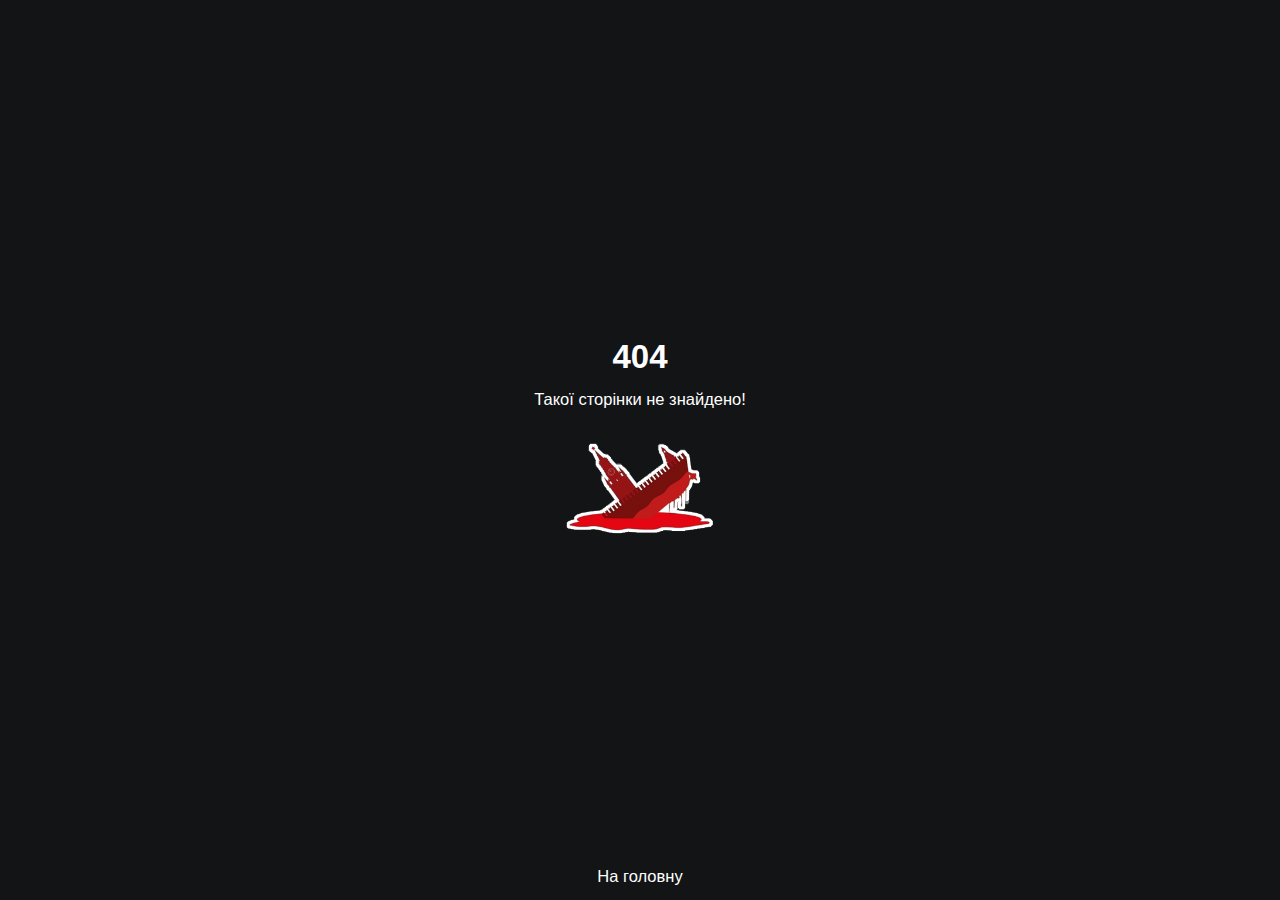
<file: russian.html>
<!DOCTYPE html>
<html lang="ru">
<head>
    <meta charset="UTF-8">
    <meta name="viewport" content="width=device-width, initial-scale=1.0">
    <title>Уззкий</title>

    <link rel="stylesheet" href="./styles/styles.css">
</head>
<body class="error-page">
    <div class="error-div">
        <div>
            <h1>404</h1>
            <p>Такої сторінки не знайдено!</p>
            <img src="./img/moscow_ship.png" alt="Destroyed Moskva">
        </div>
    </div>
    <a class="error-alink" href="./index">На головну</a>
</body>
</html>
</file>
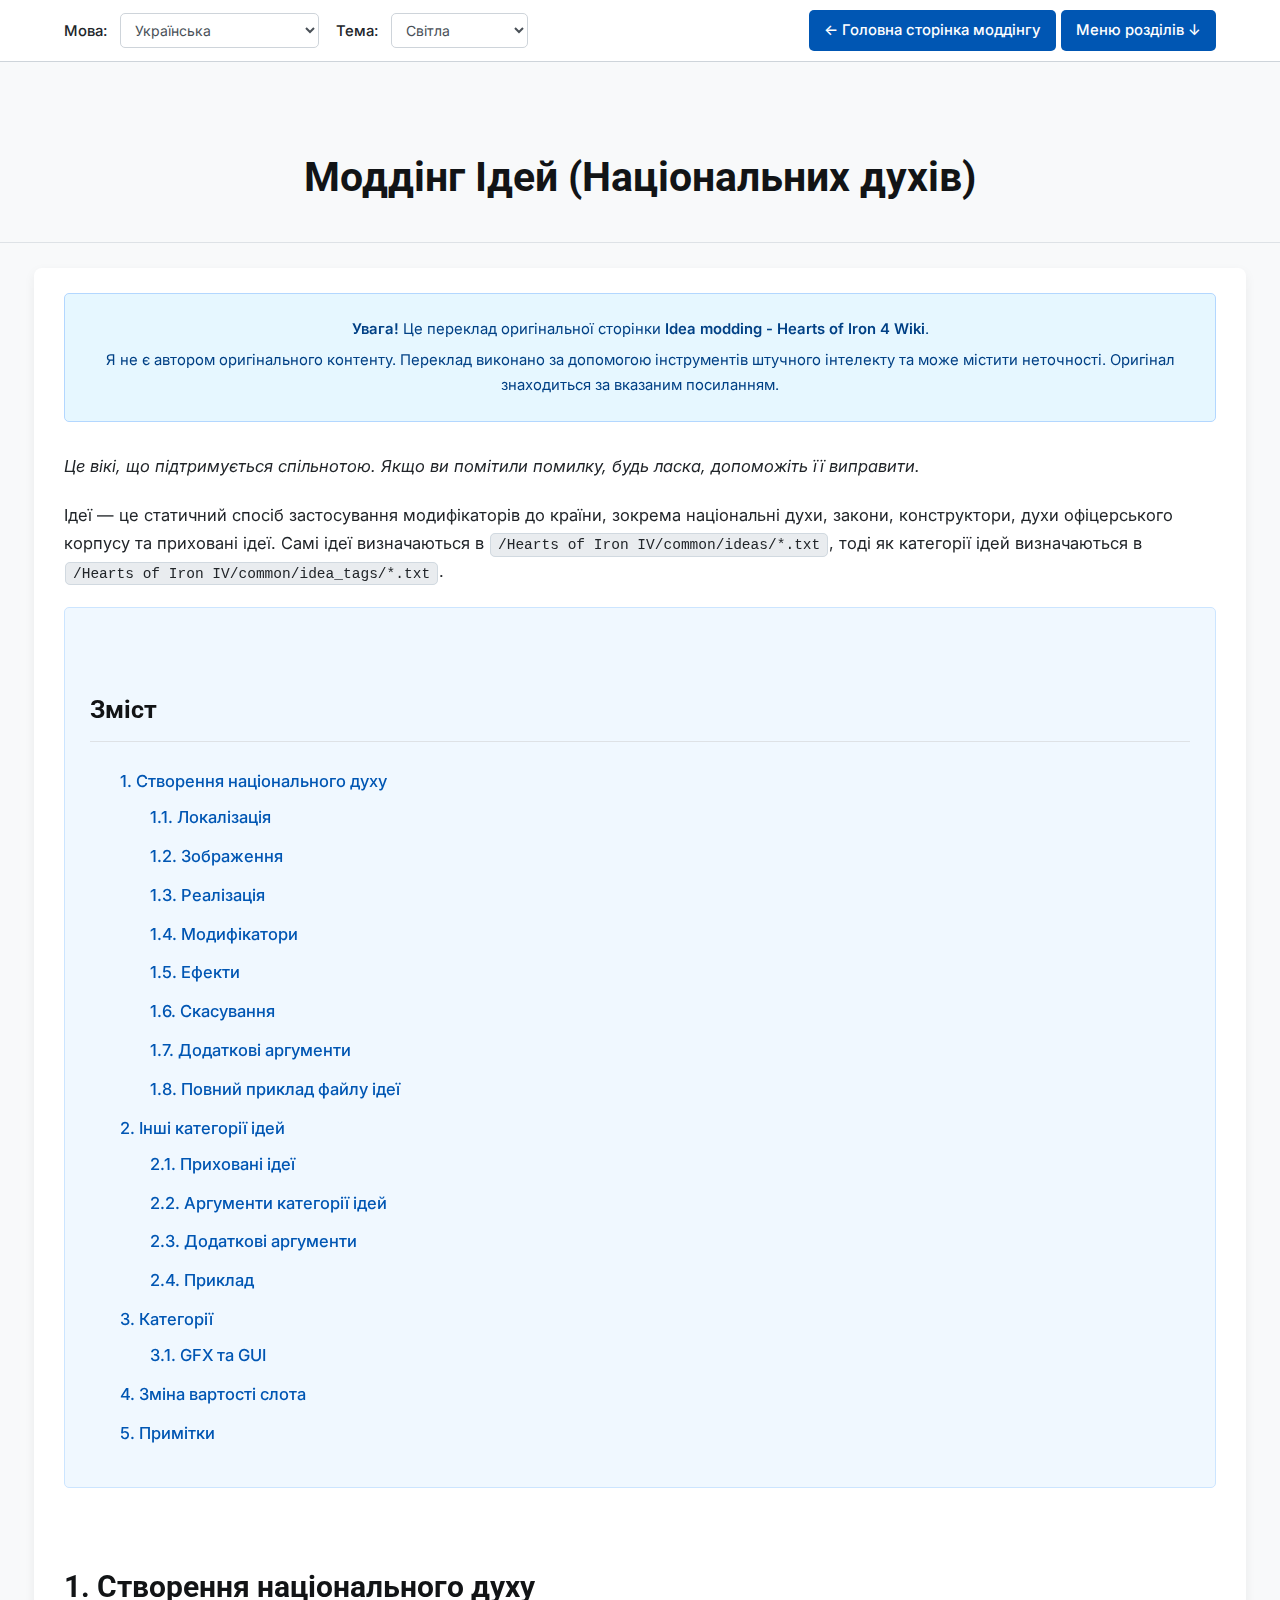
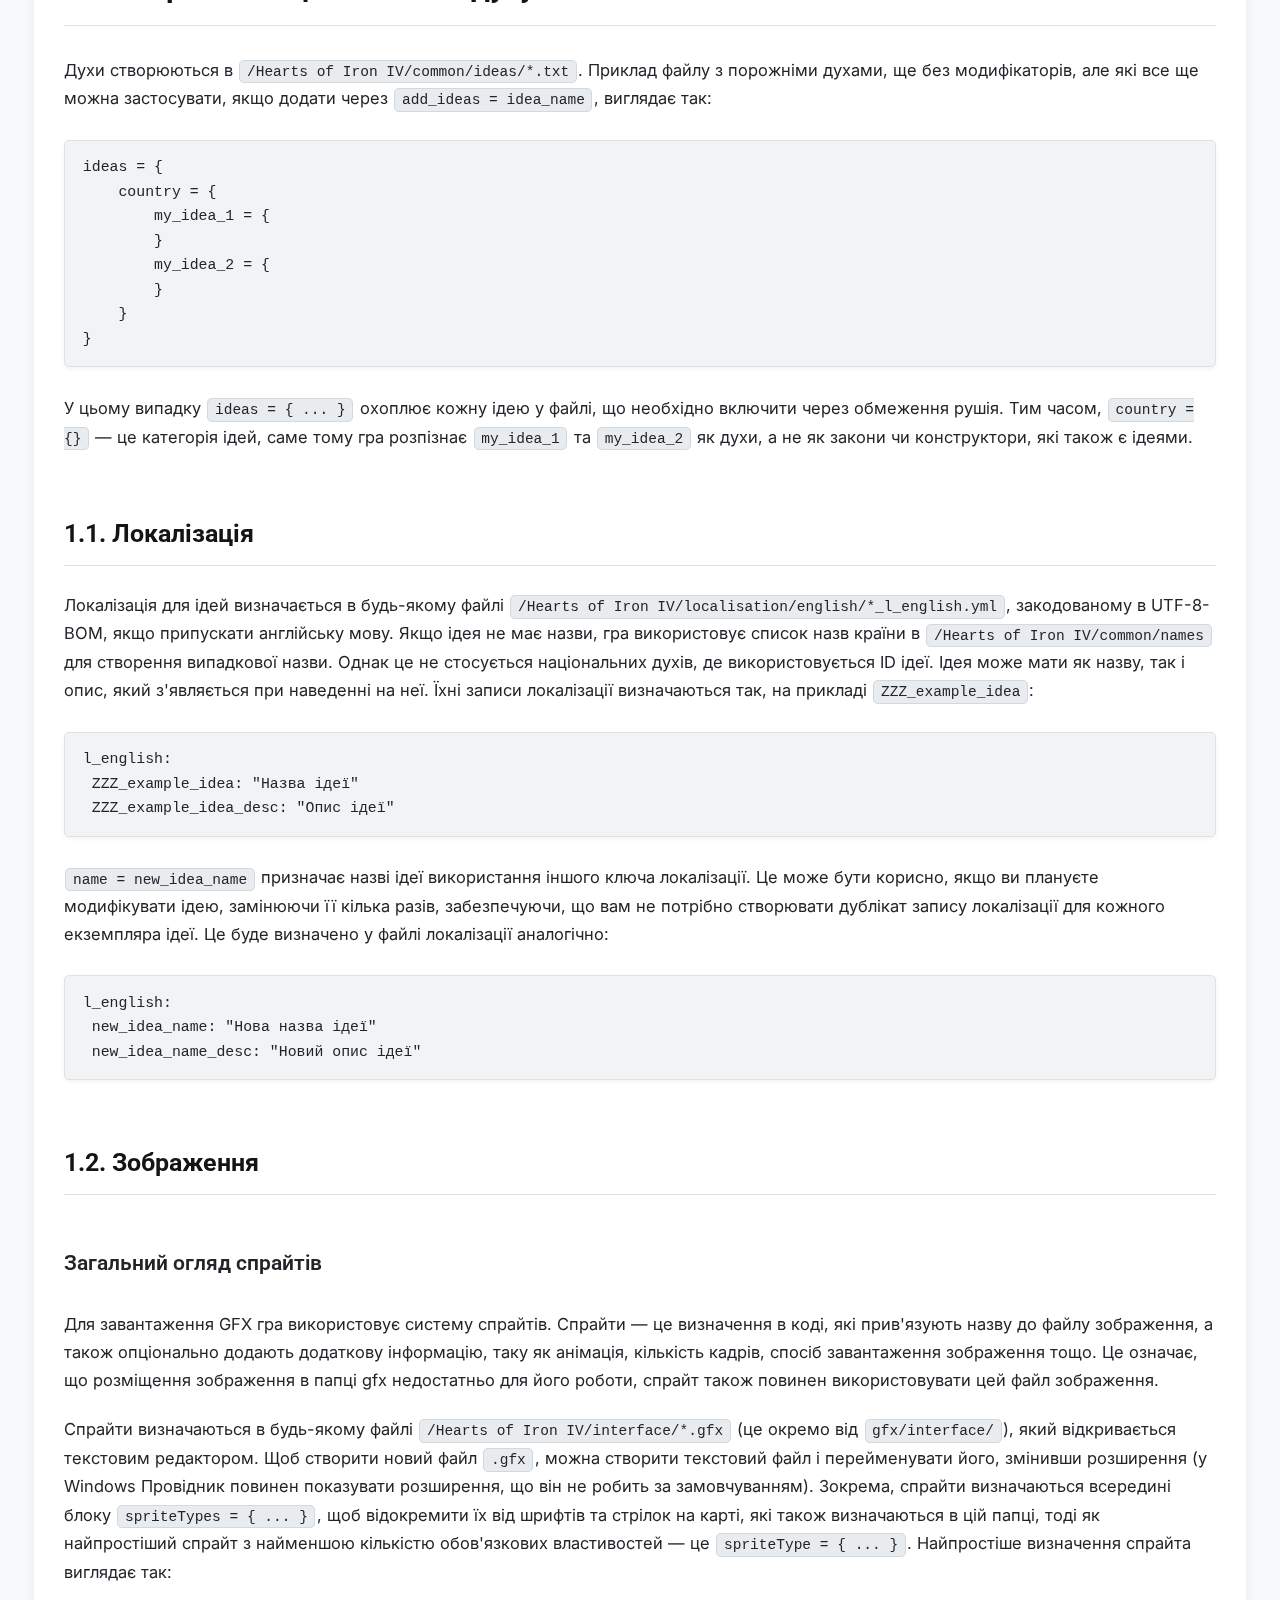
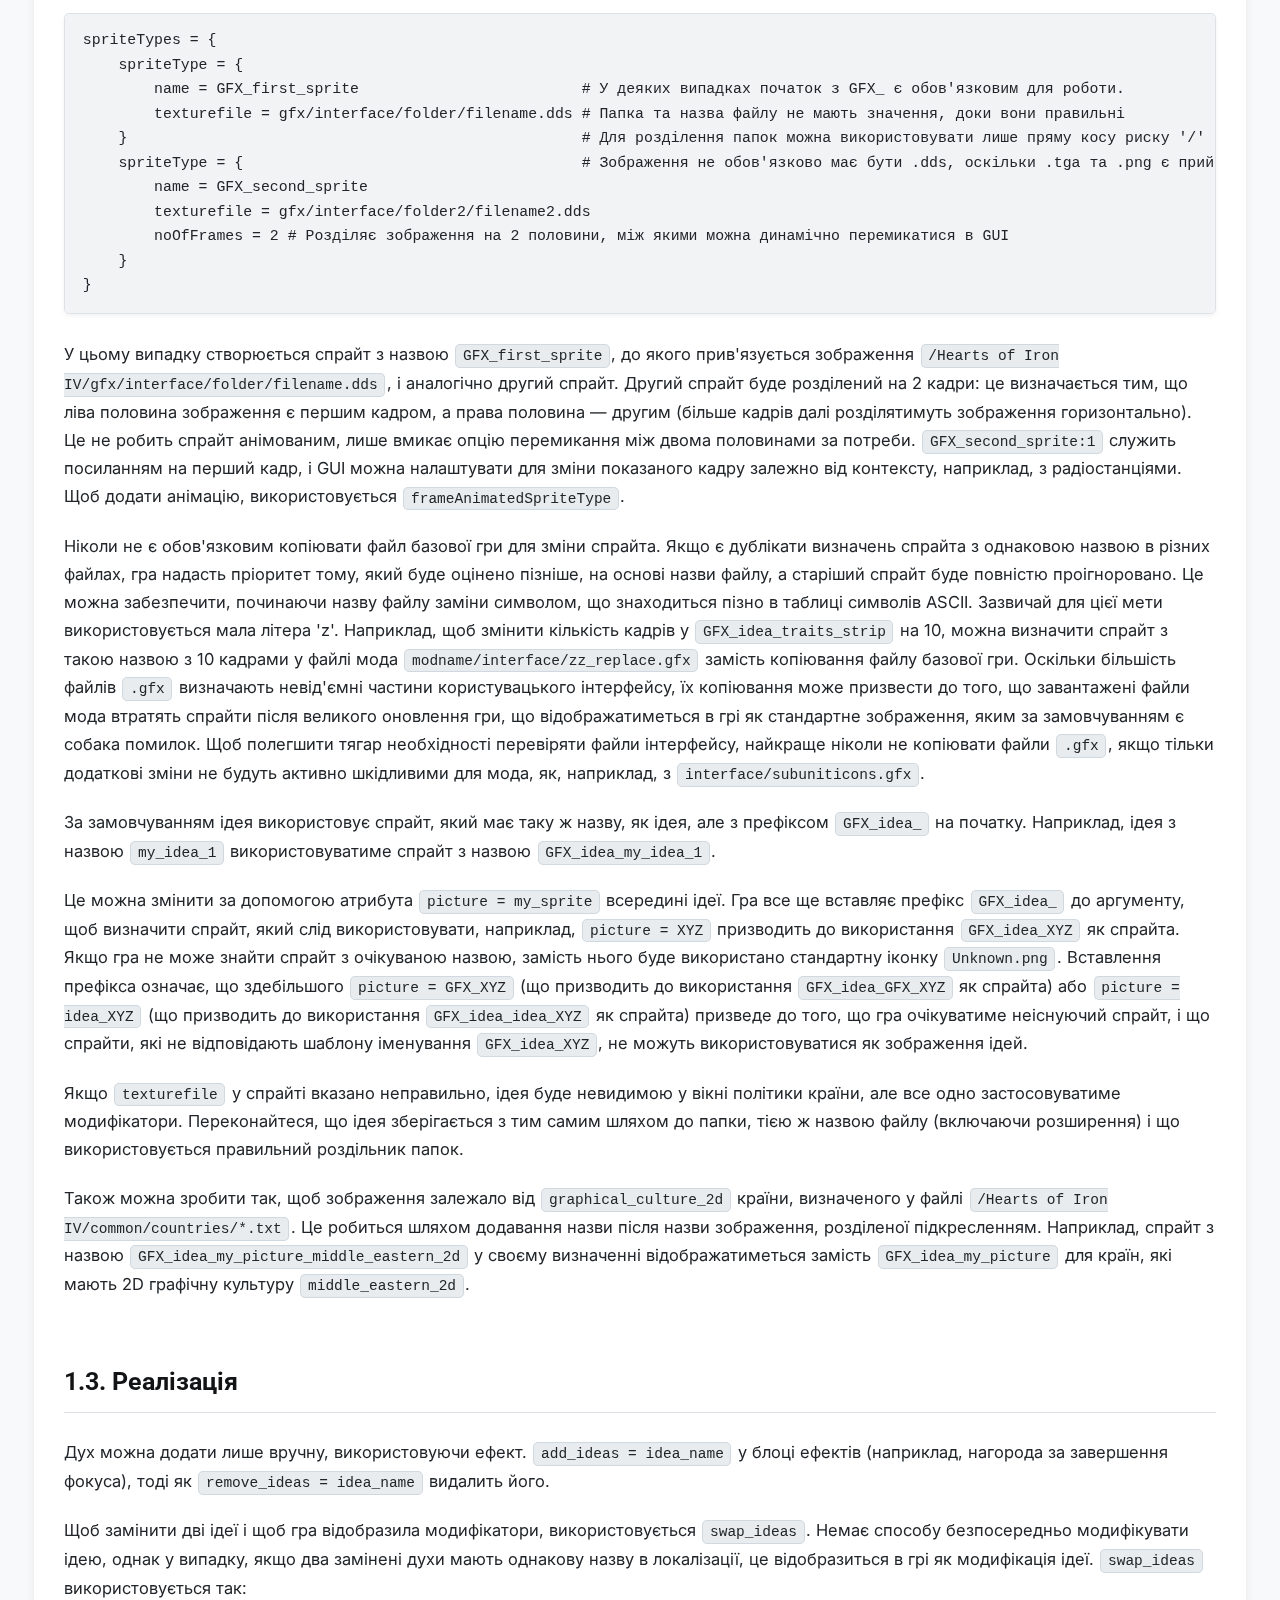
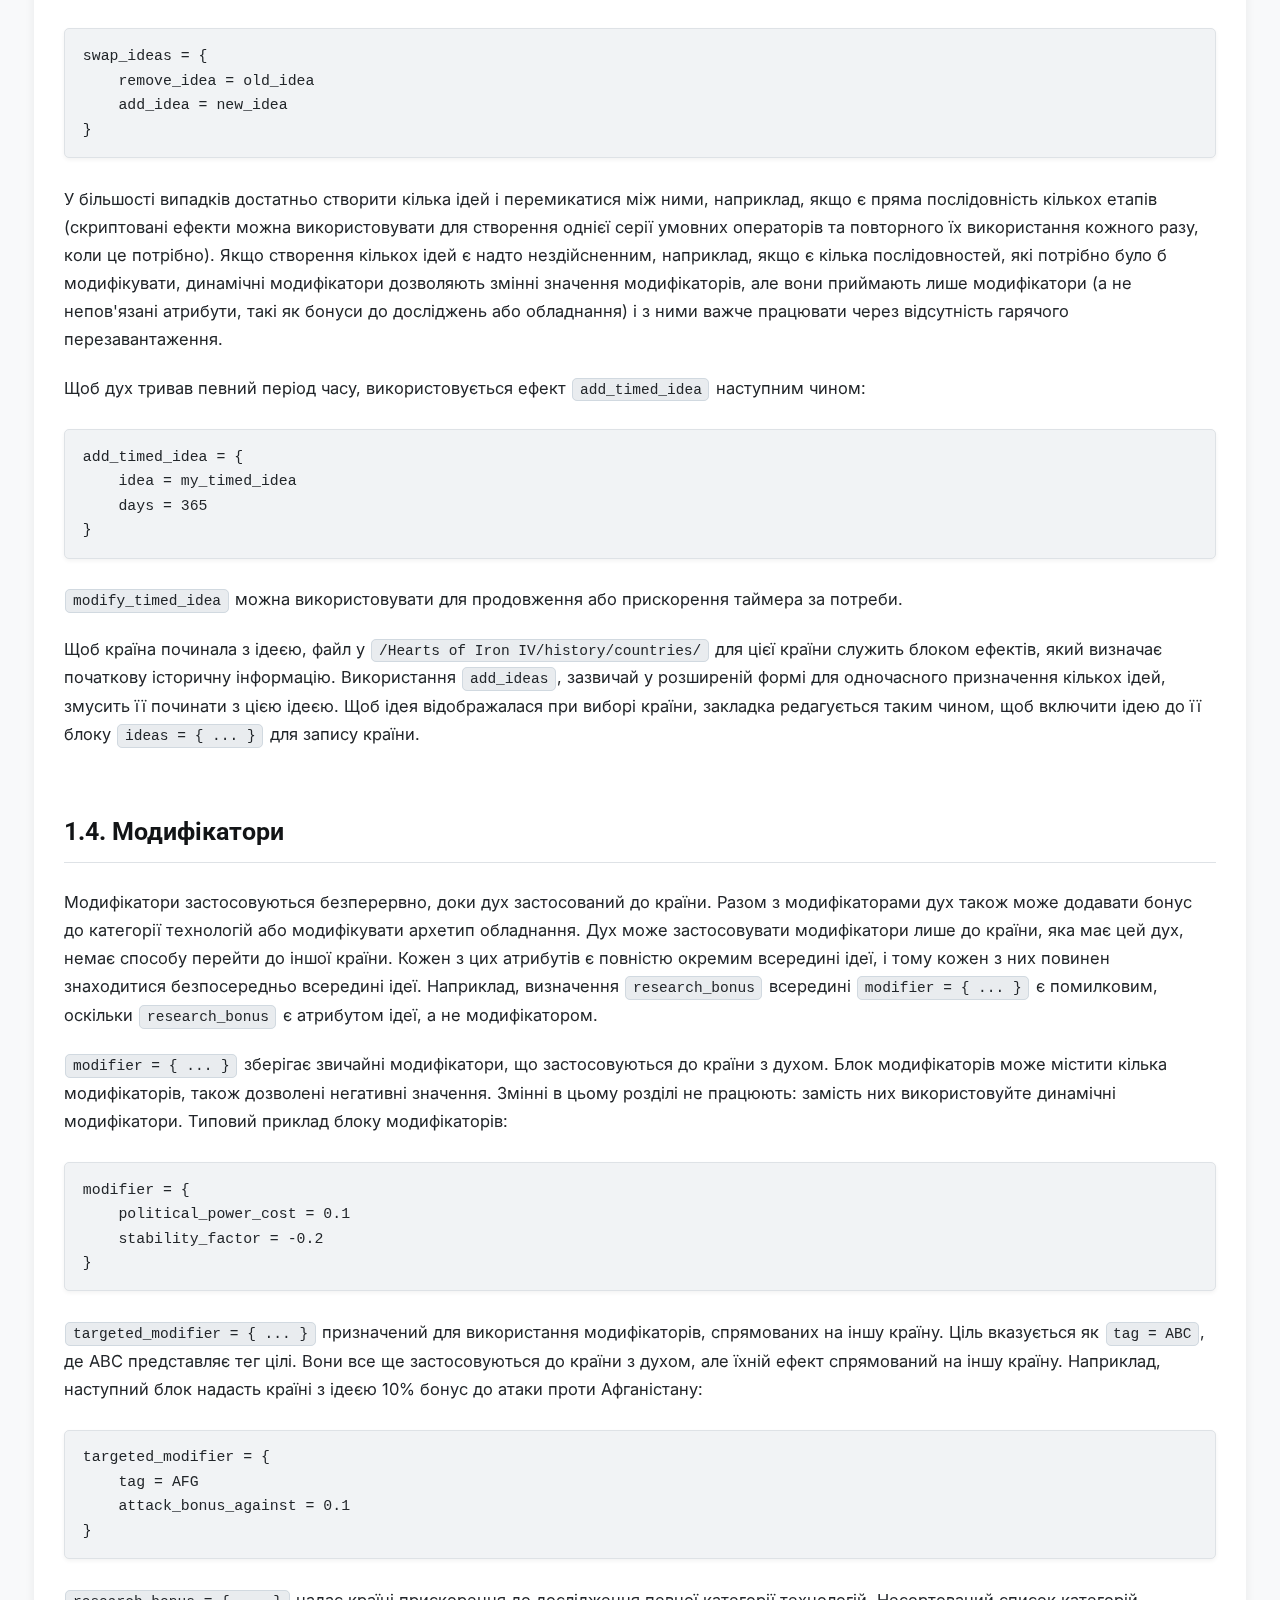
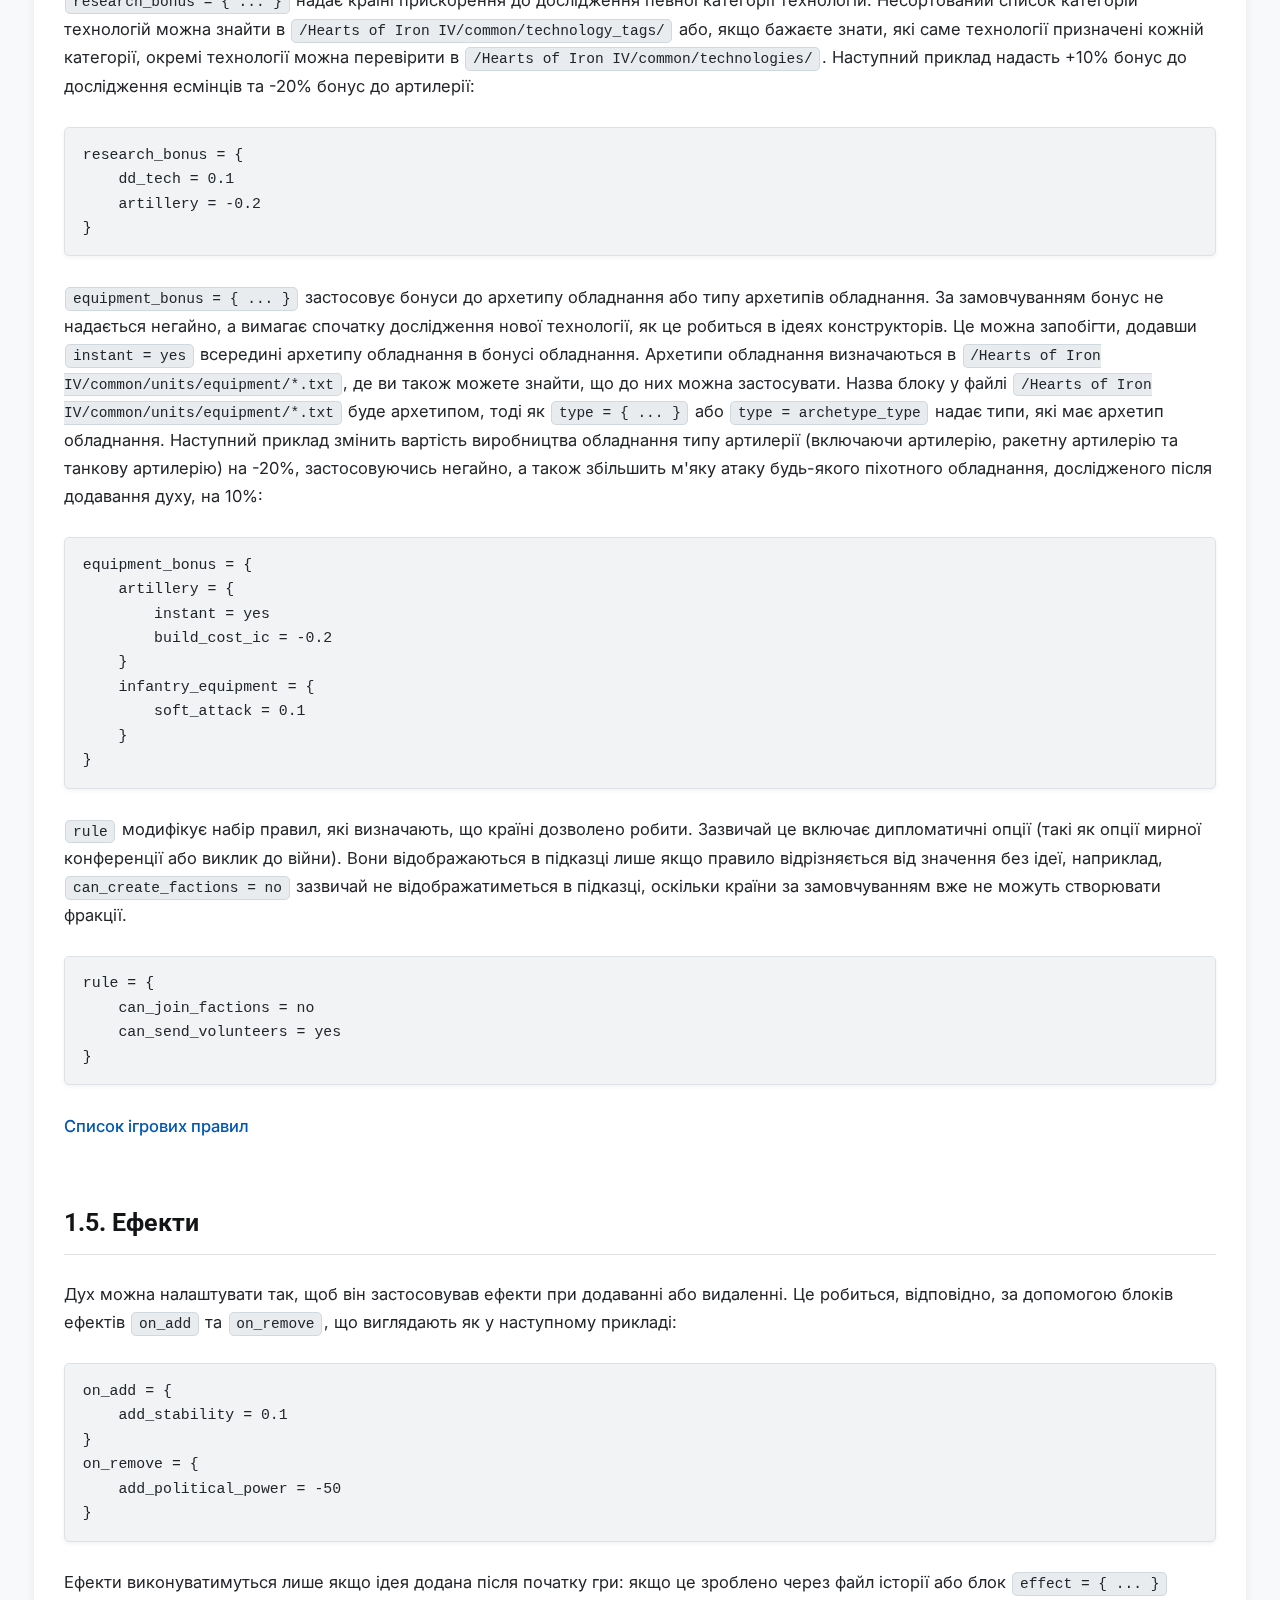
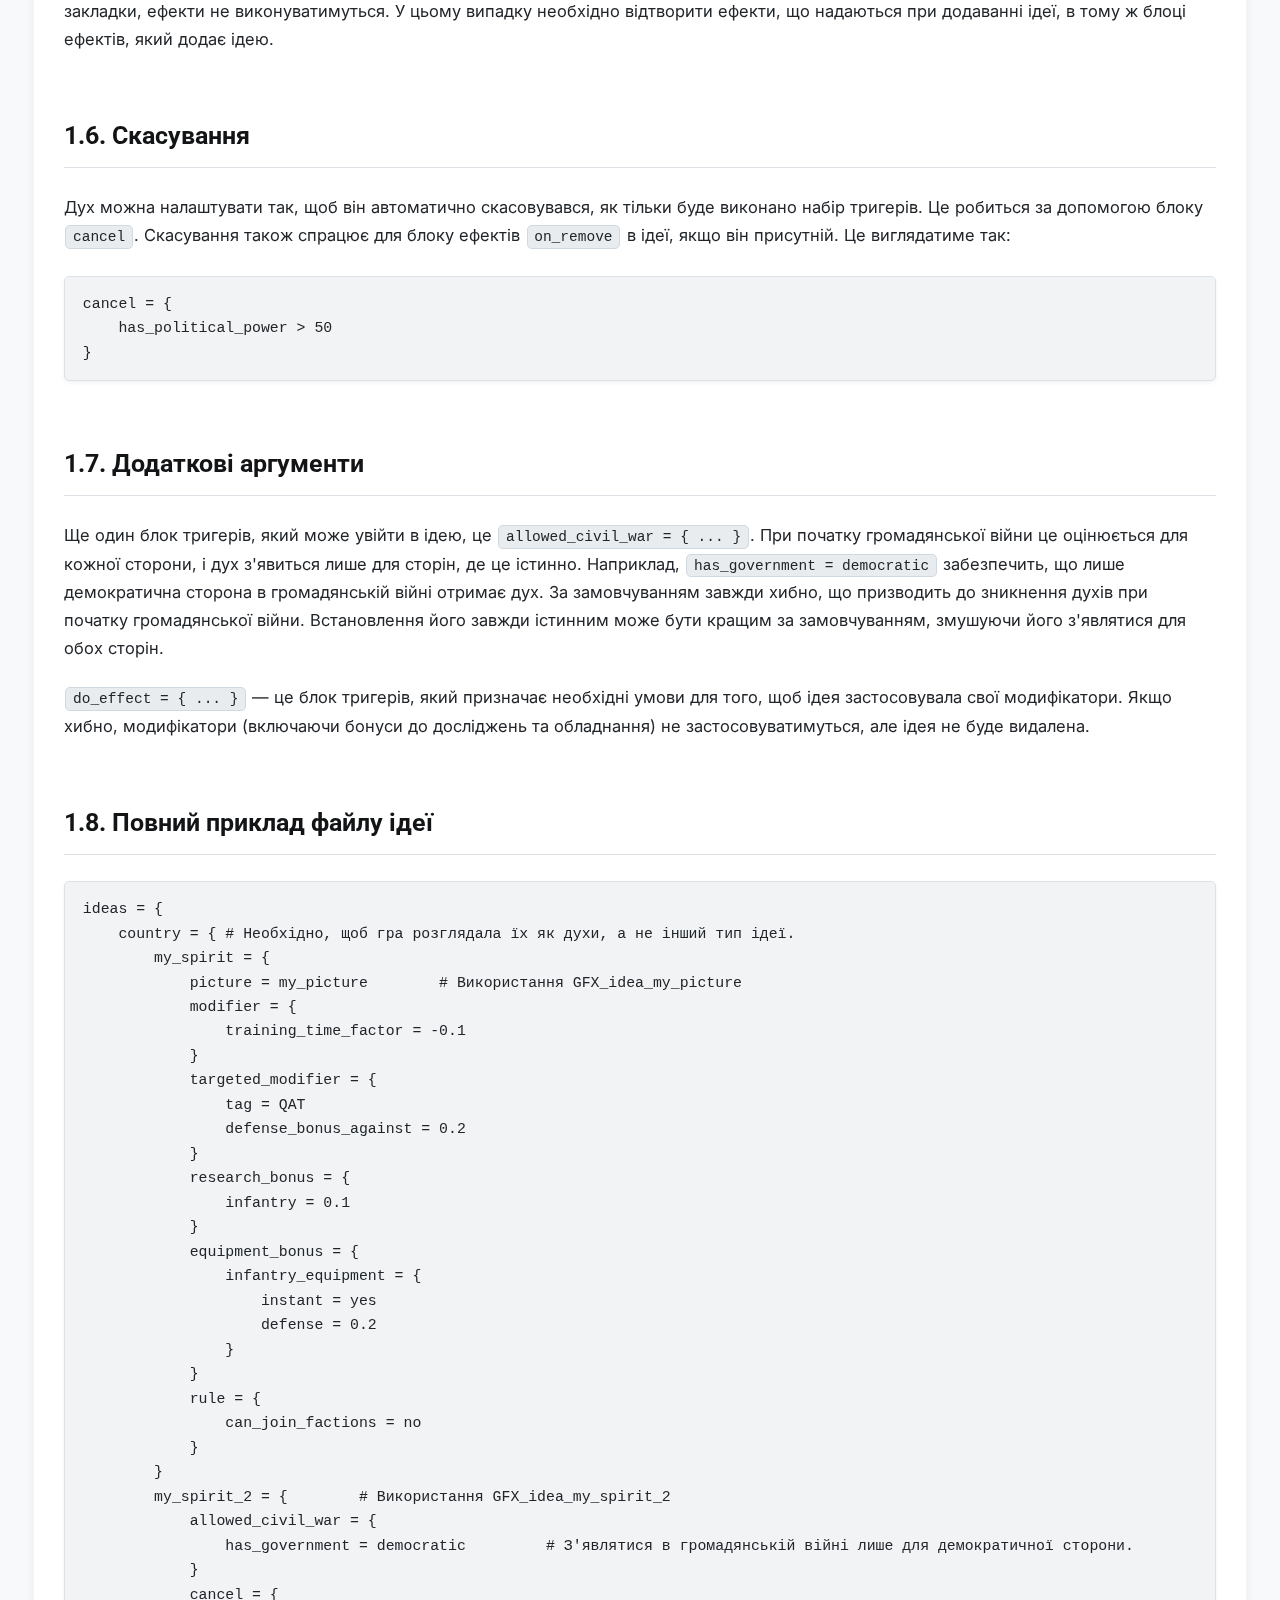
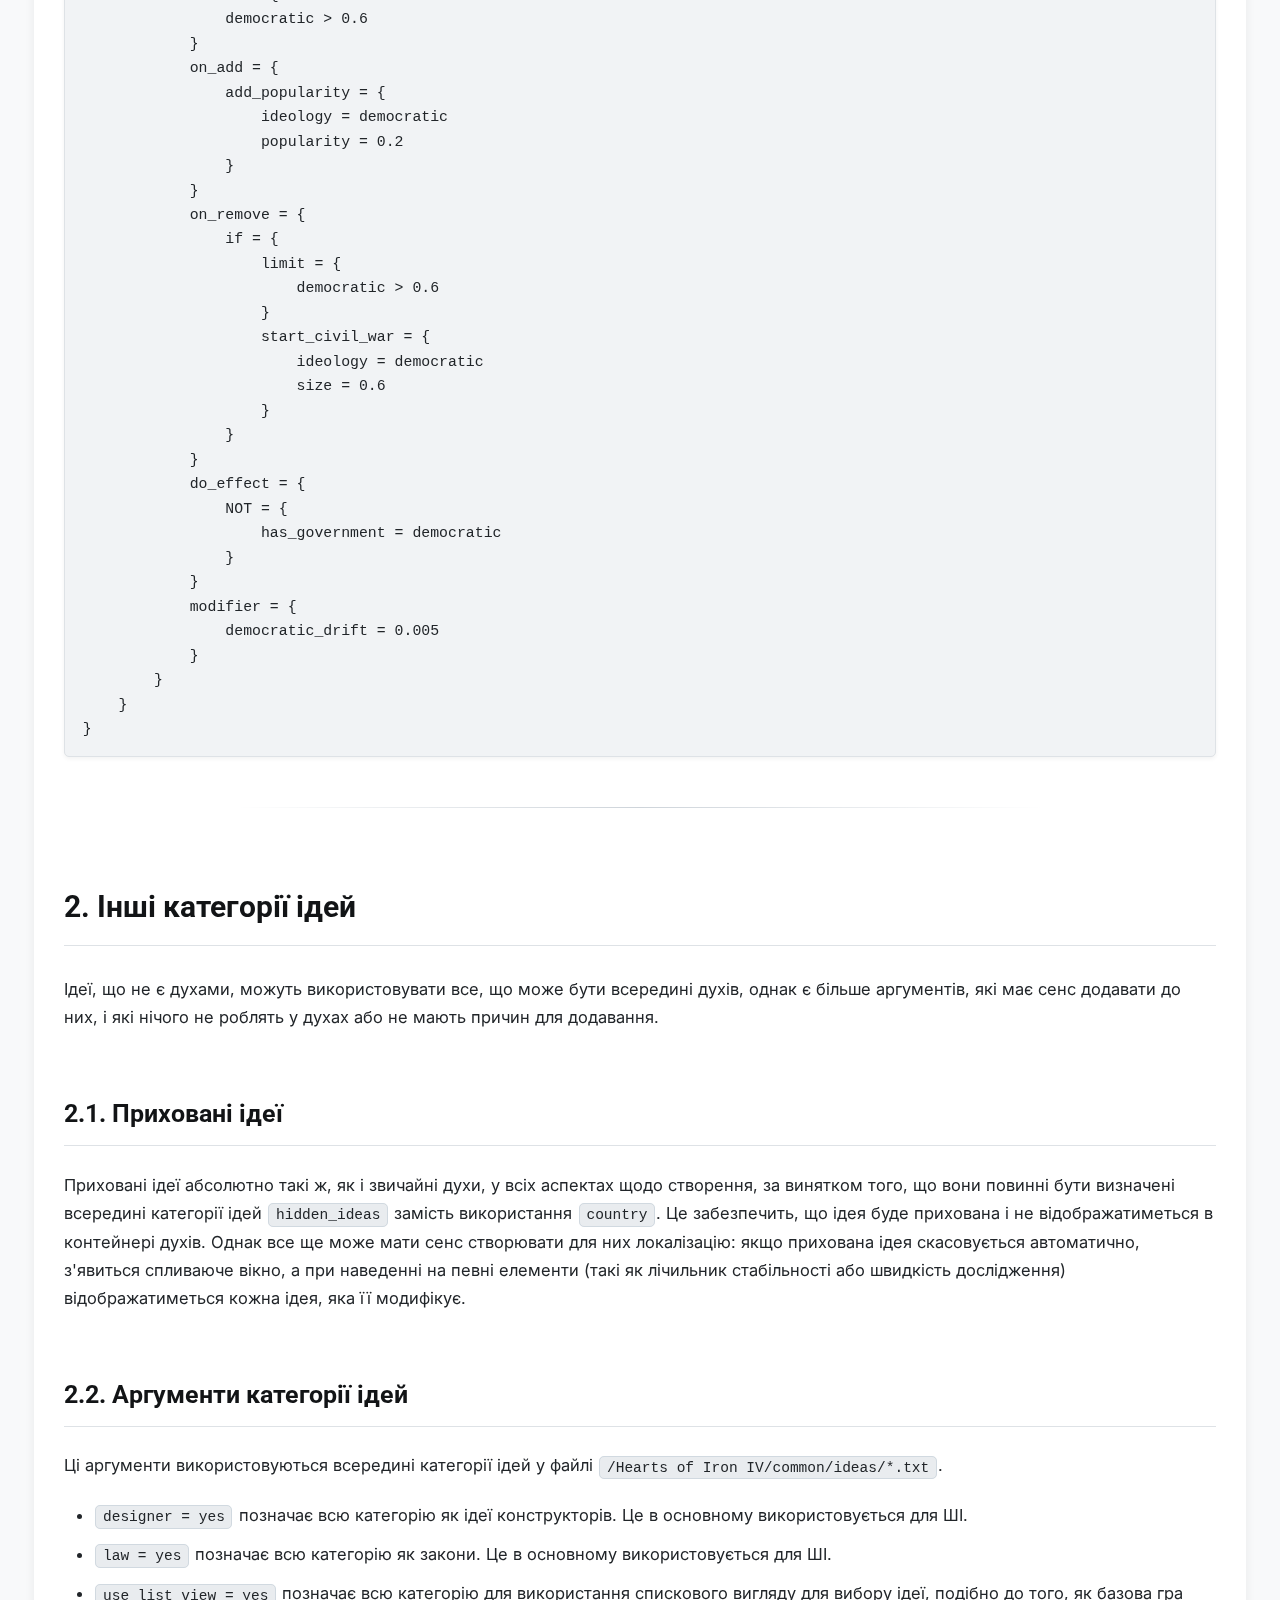
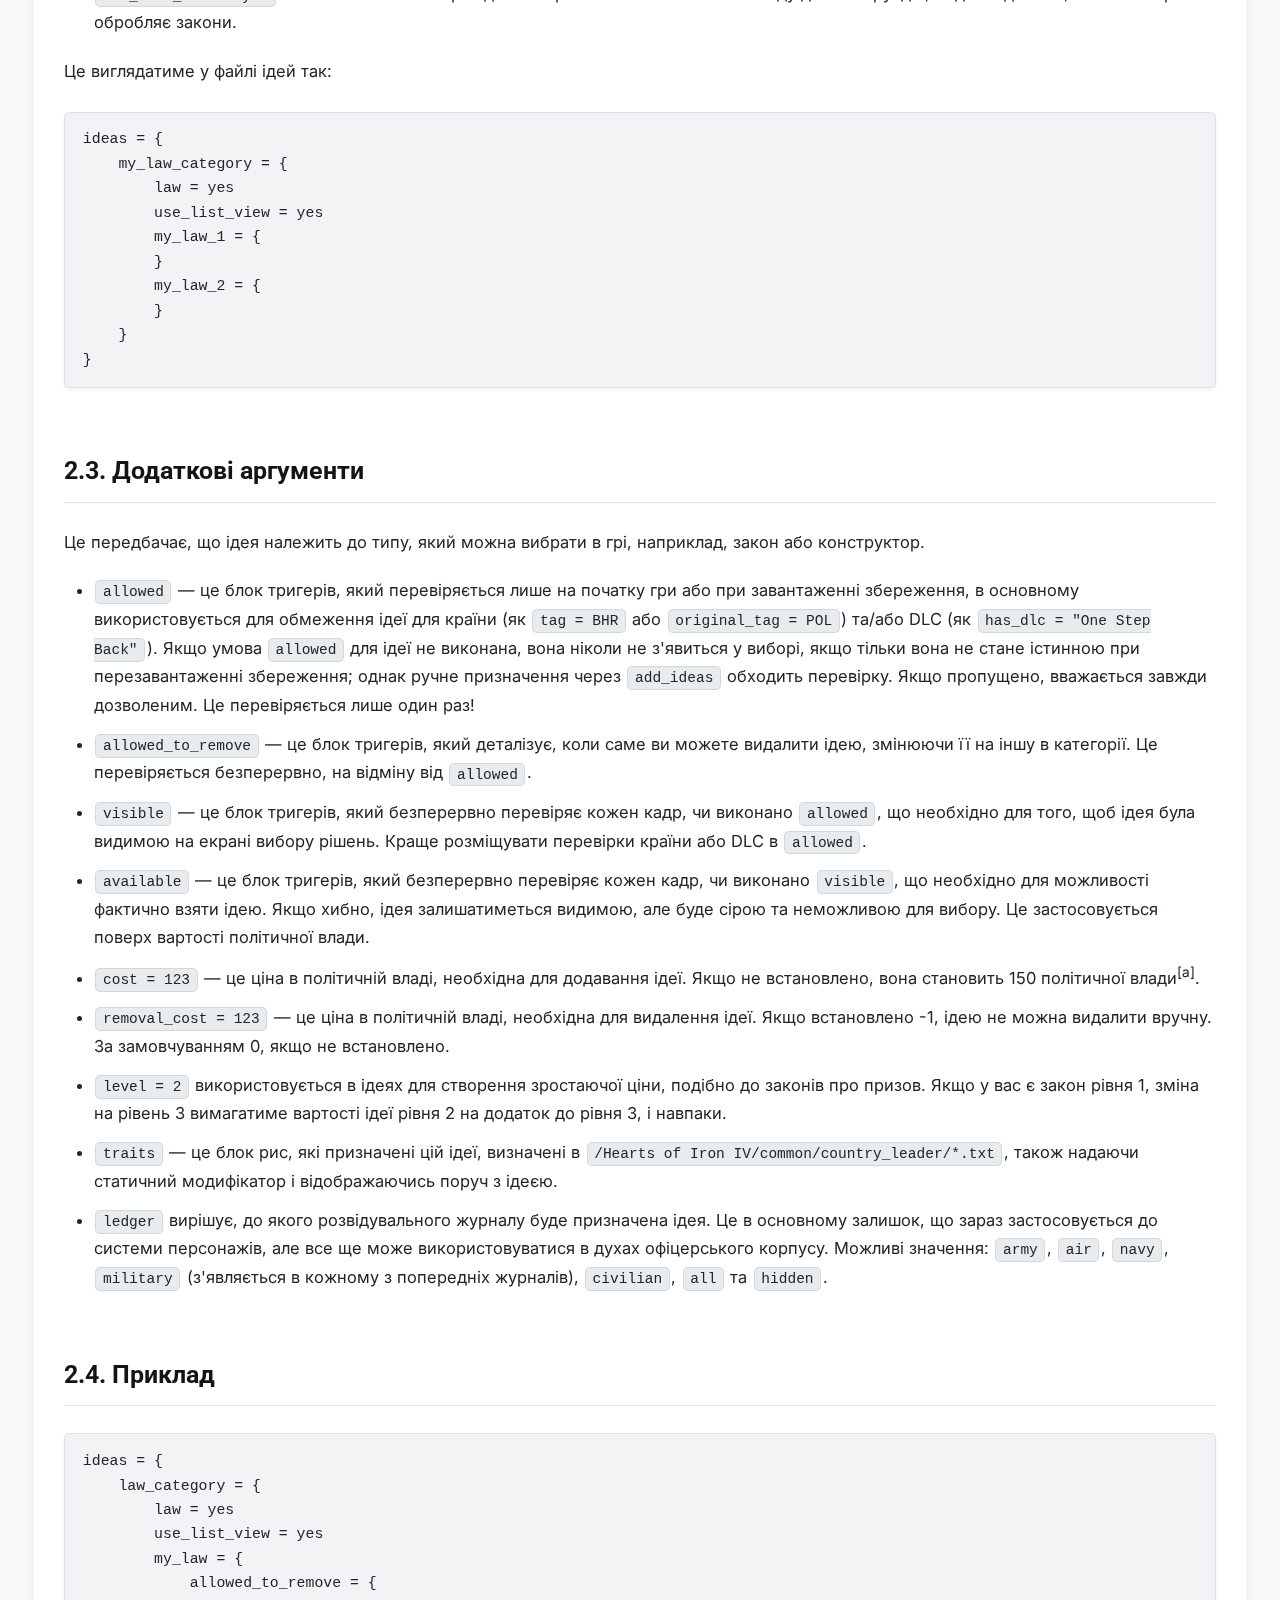
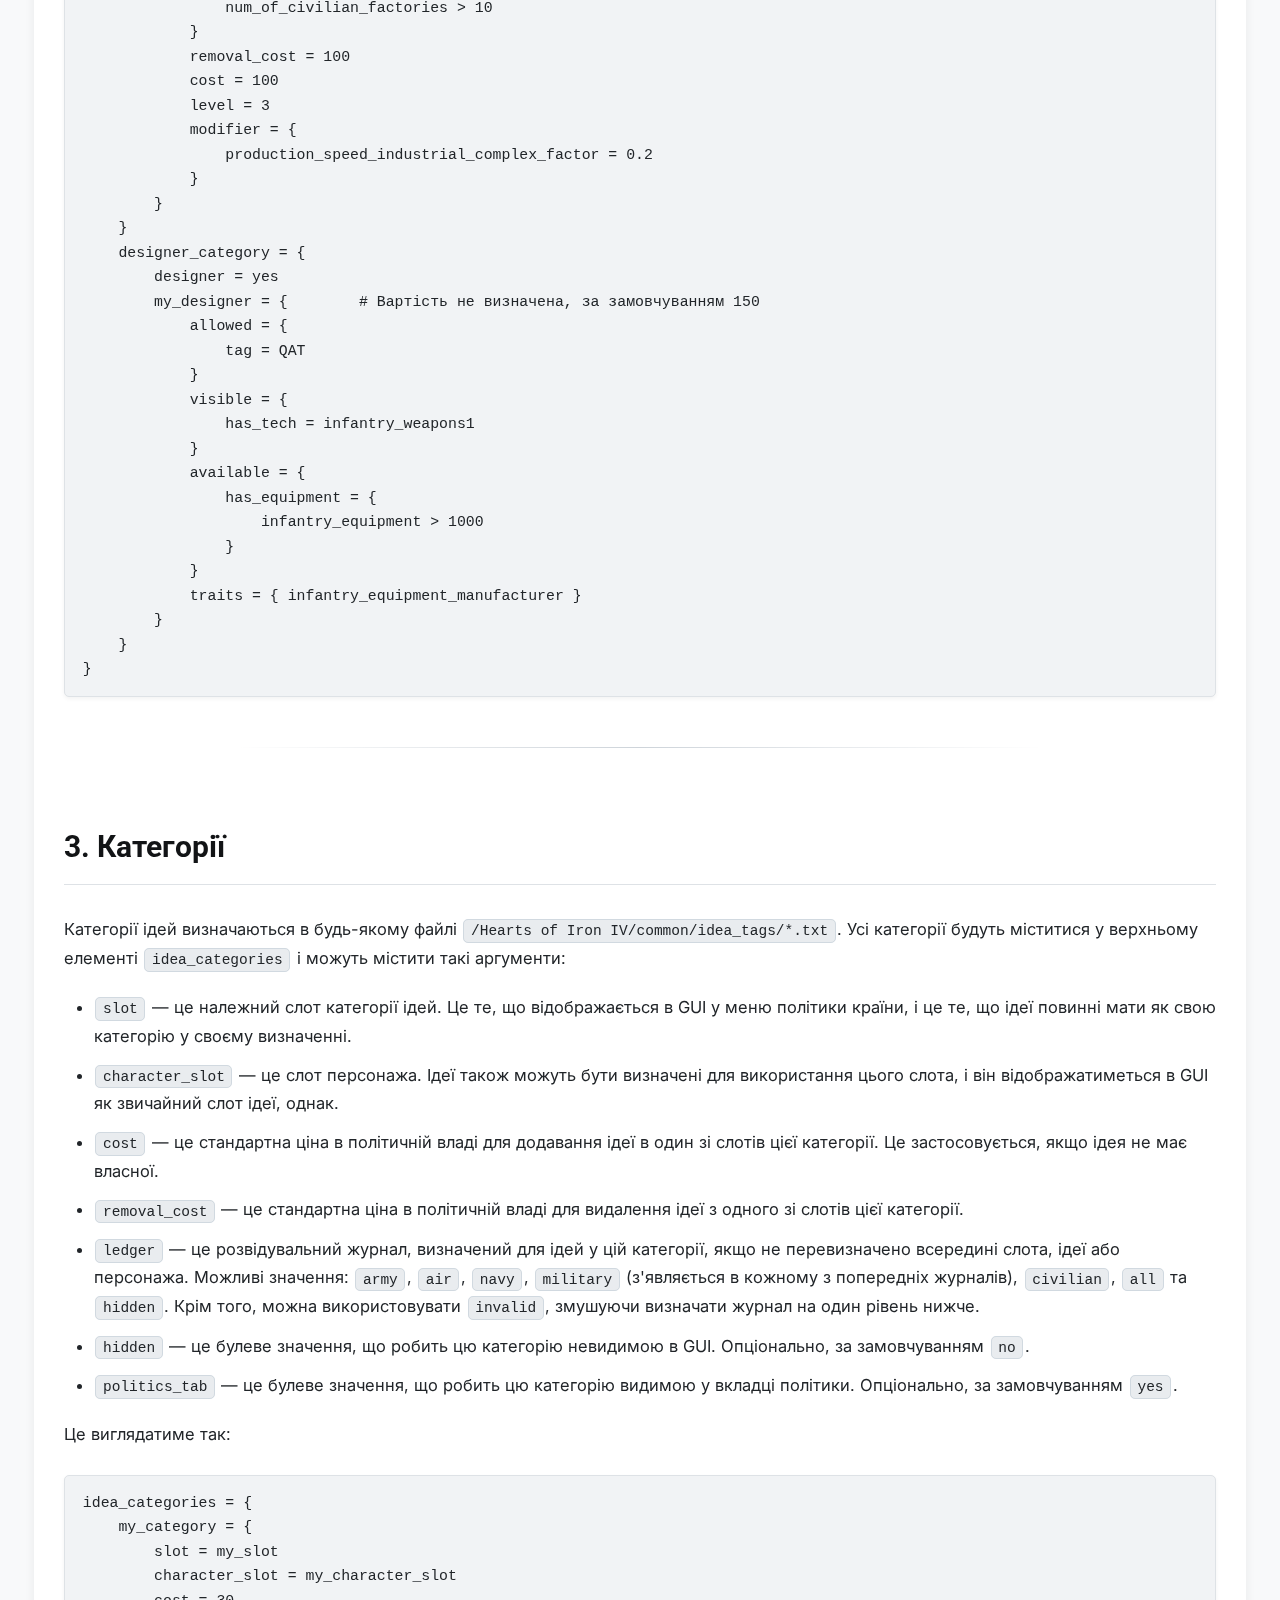
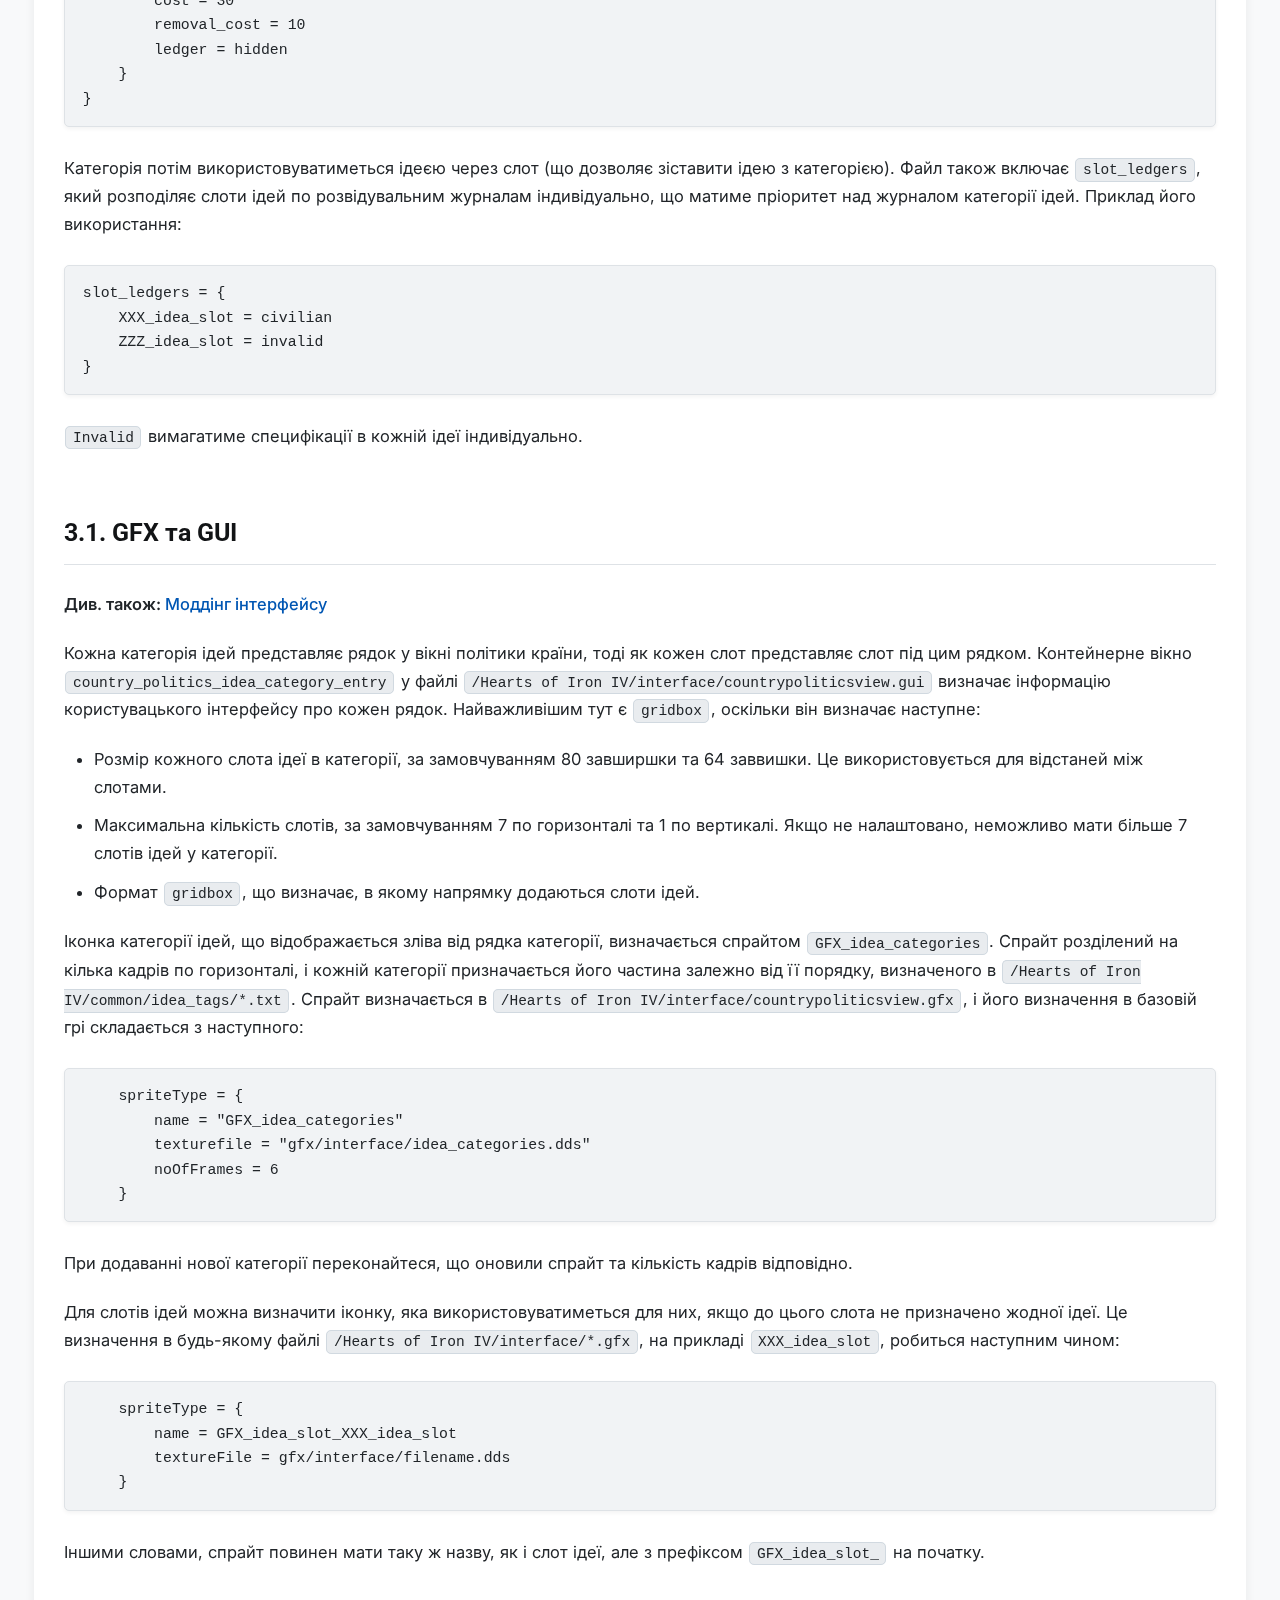
<file: pages_uk/ideas.html>
<!DOCTYPE html>
<html lang="uk">
<head>
    <meta charset="UTF-8">
    <meta name="viewport" content="width=device-width, initial-scale=1.0">
    <title>Моддінг Ідей (Національних духів) HOI4</title>

    <link rel="preconnect" href="https://fonts.googleapis.com">
    <link rel="preconnect" href="https://fonts.gstatic.com" crossorigin>
    <link href="https://fonts.googleapis.com/css2?family=Inter:wght@400;500;600;700&family=Roboto:wght@700&display=swap" rel="stylesheet">
    
    <!-- Посилання на ваш існуючий файл CSS -->
    <link rel="stylesheet" href="../styles/ideas.css"> 
</head>
<body class="theme-light theme-dark-base"> 
<div class="page-wrapper">
    <div class="top-bar">
        <div class="controls">
            <label for="language-switcher">Мова:</label>
            <select id="language-switcher" onchange="switchLanguage(this.value)">
                <option value="uk" selected>Українська</option>
                <option value="ru">Русский (ideas_ru.html)</option> <!-- Змініть на ideas_ru.html, якщо плануєте -->
            </select>

            <label for="theme-switcher">Тема:</label>
            <select id="theme-switcher">
                <option value="theme-light">Світла</option>
                <option value="theme-aistudio-dark">AI Studio Dark</option>
                <option value="theme-nord-dark">Nord Dark</option>
                <option value="theme-dracula">Dracula</option>
                <option value="theme-one-dark-pro">One Dark Pro</option>
            </select>
        </div>
        <div class="quick-nav-link">
            <!-- Посилання на головну сторінку моддінгу -->
            <a href="../index.html" class="nav-button">← Головна сторінка моддінгу</a> 
            <a href="#focused-navigation-menu" class="nav-button">Меню розділів &#x2193;</a>
        </div>
    </div>

    <header>
        <h1>Моддінг Ідей (Національних духів)</h1>
    </header>

    <div class="container">
        <div class="disclaimer">
            <p><strong>Увага!</strong> Це переклад оригінальної сторінки <a href="https://hoi4.paradoxwikis.com/Idea_modding" target="_blank" rel="noopener noreferrer">Idea modding - Hearts of Iron 4 Wiki</a>.</p>
            <p>Я не є автором оригінального контенту. Переклад виконано за допомогою інструментів штучного інтелекту та може містити неточності. Оригінал знаходиться за вказаним посиланням.</p>
        </div>

        <div id="main-content">
            <p><em>Це вікі, що підтримується спільнотою. Якщо ви помітили помилку, будь ласка, допоможіть її виправити.</em></p>

            <p>Ідеї — це статичний спосіб застосування модифікаторів до країни, зокрема національні духи, закони, конструктори, духи офіцерського корпусу та приховані ідеї. Самі ідеї визначаються в <code>/Hearts of Iron IV/common/ideas/*.txt</code>, тоді як категорії ідей визначаються в <code>/Hearts of Iron IV/common/idea_tags/*.txt</code>.</p>

            <div class="table-of-contents">
                <h3>Зміст</h3>
                <ul>
                    <li><a href="#national-spirit-creation">1. Створення національного духу</a>
                        <ul>
                            <li><a href="#localisation">1.1. Локалізація</a></li>
                            <li><a href="#picture">1.2. Зображення</a></li>
                            <li><a href="#implementation">1.3. Реалізація</a></li>
                            <li><a href="#modifiers">1.4. Модифікатори</a></li>
                            <li><a href="#effects">1.5. Ефекти</a></li>
                            <li><a href="#cancellation">1.6. Скасування</a></li>
                            <li><a href="#additional-arguments">1.7. Додаткові аргументи</a></li>
                            <li><a href="#full-idea-file-example">1.8. Повний приклад файлу ідеї</a></li>
                        </ul>
                    </li>
                    <li><a href="#other-idea-categories">2. Інші категорії ідей</a>
                        <ul>
                            <li><a href="#hidden-ideas">2.1. Приховані ідеї</a></li>
                            <li><a href="#idea-category-arguments">2.2. Аргументи категорії ідей</a></li>
                            <li><a href="#additional-arguments-cat">2.3. Додаткові аргументи</a></li>
                            <li><a href="#example-cat">2.4. Приклад</a></li>
                        </ul>
                    </li>
                    <li><a href="#categories">3. Категорії</a>
                        <ul>
                            <li><a href="#gfx-and-gui">3.1. GFX та GUI</a></li>
                        </ul>
                    </li>
                    <li><a href="#modifying-cost-of-a-slot">4. Зміна вартості слота</a></li>
                    <li><a href="#notes-ideas">5. Примітки</a></li>
                </ul>
            </div>
            
            <h2 id="national-spirit-creation">1. Створення національного духу</h2>
            <p>Духи створюються в <code>/Hearts of Iron IV/common/ideas/*.txt</code>. Приклад файлу з порожніми духами, ще без модифікаторів, але які все ще можна застосувати, якщо додати через <code>add_ideas = idea_name</code>, виглядає так:</p>
            <pre><code>ideas = {
    country = {
        my_idea_1 = {
        }
        my_idea_2 = {
        }
    }
}</code></pre>
            <p>У цьому випадку <code>ideas = { ... }</code> охоплює кожну ідею у файлі, що необхідно включити через обмеження рушія. Тим часом, <code>country = {}</code> — це категорія ідей, саме тому гра розпізнає <code>my_idea_1</code> та <code>my_idea_2</code> як духи, а не як закони чи конструктори, які також є ідеями.</p>

            <h3 id="localisation">1.1. Локалізація</h3>
            <p>Локалізація для ідей визначається в будь-якому файлі <code>/Hearts of Iron IV/localisation/english/*_l_english.yml</code>, закодованому в UTF-8-BOM, якщо припускати англійську мову. Якщо ідея не має назви, гра використовує список назв країни в <code>/Hearts of Iron IV/common/names</code> для створення випадкової назви. Однак це не стосується національних духів, де використовується ID ідеї. Ідея може мати як назву, так і опис, який з'являється при наведенні на неї. Їхні записи локалізації визначаються так, на прикладі <code>ZZZ_example_idea</code>:</p>
            <pre><code>l_english:
 ZZZ_example_idea: "Назва ідеї"
 ZZZ_example_idea_desc: "Опис ідеї"</code></pre>
            <p><code>name = new_idea_name</code> призначає назві ідеї використання іншого ключа локалізації. Це може бути корисно, якщо ви плануєте модифікувати ідею, замінюючи її кілька разів, забезпечуючи, що вам не потрібно створювати дублікат запису локалізації для кожного екземпляра ідеї. Це буде визначено у файлі локалізації аналогічно:</p>
            <pre><code>l_english:
 new_idea_name: "Нова назва ідеї"
 new_idea_name_desc: "Новий опис ідеї"</code></pre>

            <h3 id="picture">1.2. Зображення</h3>
            <h4>Загальний огляд спрайтів</h4>
            <p>Для завантаження GFX гра використовує систему спрайтів. Спрайти — це визначення в коді, які прив'язують назву до файлу зображення, а також опціонально додають додаткову інформацію, таку як анімація, кількість кадрів, спосіб завантаження зображення тощо. Це означає, що розміщення зображення в папці gfx недостатньо для його роботи, спрайт також повинен використовувати цей файл зображення.</p>
            <p>Спрайти визначаються в будь-якому файлі <code>/Hearts of Iron IV/interface/*.gfx</code> (це окремо від <code>gfx/interface/</code>), який відкривається текстовим редактором. Щоб створити новий файл <code>.gfx</code>, можна створити текстовий файл і перейменувати його, змінивши розширення (у Windows Провідник повинен показувати розширення, що він не робить за замовчуванням). Зокрема, спрайти визначаються всередині блоку <code>spriteTypes = { ... }</code>, щоб відокремити їх від шрифтів та стрілок на карті, які також визначаються в цій папці, тоді як найпростіший спрайт з найменшою кількістю обов'язкових властивостей — це <code>spriteType = { ... }</code>. Найпростіше визначення спрайта виглядає так:</p>
            <pre><code>spriteTypes = {
    spriteType = {
        name = GFX_first_sprite                         # У деяких випадках початок з GFX_ є обов'язковим для роботи.
        texturefile = gfx/interface/folder/filename.dds # Папка та назва файлу не мають значення, доки вони правильні
    }                                                   # Для розділення папок можна використовувати лише пряму косу риску '/' (може бути подвоєна як '//').
    spriteType = {                                      # Зображення не обов'язково має бути .dds, оскільки .tga та .png є прийнятними.
        name = GFX_second_sprite
        texturefile = gfx/interface/folder2/filename2.dds
        noOfFrames = 2 # Розділяє зображення на 2 половини, між якими можна динамічно перемикатися в GUI
    }
}</code></pre>
            <p>У цьому випадку створюється спрайт з назвою <code>GFX_first_sprite</code>, до якого прив'язується зображення <code>/Hearts of Iron IV/gfx/interface/folder/filename.dds</code>, і аналогічно другий спрайт. Другий спрайт буде розділений на 2 кадри: це визначається тим, що ліва половина зображення є першим кадром, а права половина — другим (більше кадрів далі розділятимуть зображення горизонтально). Це не робить спрайт анімованим, лише вмикає опцію перемикання між двома половинами за потреби. <code>GFX_second_sprite:1</code> служить посиланням на перший кадр, і GUI можна налаштувати для зміни показаного кадру залежно від контексту, наприклад, з радіостанціями. Щоб додати анімацію, використовується <code>frameAnimatedSpriteType</code>.</p>
            <p>Ніколи не є обов'язковим копіювати файл базової гри для зміни спрайта. Якщо є дублікати визначень спрайта з однаковою назвою в різних файлах, гра надасть пріоритет тому, який буде оцінено пізніше, на основі назви файлу, а старіший спрайт буде повністю проігноровано. Це можна забезпечити, починаючи назву файлу заміни символом, що знаходиться пізно в таблиці символів ASCII. Зазвичай для цієї мети використовується мала літера 'z'. Наприклад, щоб змінити кількість кадрів у <code>GFX_idea_traits_strip</code> на 10, можна визначити спрайт з такою назвою з 10 кадрами у файлі мода <code>modname/interface/zz_replace.gfx</code> замість копіювання файлу базової гри. Оскільки більшість файлів <code>.gfx</code> визначають невід'ємні частини користувацького інтерфейсу, їх копіювання може призвести до того, що завантажені файли мода втратять спрайти після великого оновлення гри, що відображатиметься в грі як стандартне зображення, яким за замовчуванням є собака помилок. Щоб полегшити тягар необхідності перевіряти файли інтерфейсу, найкраще ніколи не копіювати файли <code>.gfx</code>, якщо тільки додаткові зміни не будуть активно шкідливими для мода, як, наприклад, з <code>interface/subuniticons.gfx</code>.</p>
            <p>За замовчуванням ідея використовує спрайт, який має таку ж назву, як ідея, але з префіксом <code>GFX_idea_</code> на початку. Наприклад, ідея з назвою <code>my_idea_1</code> використовуватиме спрайт з назвою <code>GFX_idea_my_idea_1</code>.</p>
            <p>Це можна змінити за допомогою атрибута <code>picture = my_sprite</code> всередині ідеї. Гра все ще вставляє префікс <code>GFX_idea_</code> до аргументу, щоб визначити спрайт, який слід використовувати, наприклад, <code>picture = XYZ</code> призводить до використання <code>GFX_idea_XYZ</code> як спрайта. Якщо гра не може знайти спрайт з очікуваною назвою, замість нього буде використано стандартну іконку <code>Unknown.png</code>. Вставлення префікса означає, що здебільшого <code>picture = GFX_XYZ</code> (що призводить до використання <code>GFX_idea_GFX_XYZ</code> як спрайта) або <code>picture = idea_XYZ</code> (що призводить до використання <code>GFX_idea_idea_XYZ</code> як спрайта) призведе до того, що гра очікуватиме неіснуючий спрайт, і що спрайти, які не відповідають шаблону іменування <code>GFX_idea_XYZ</code>, не можуть використовуватися як зображення ідей.</p>
            <p>Якщо <code>texturefile</code> у спрайті вказано неправильно, ідея буде невидимою у вікні політики країни, але все одно застосовуватиме модифікатори. Переконайтеся, що ідея зберігається з тим самим шляхом до папки, тією ж назвою файлу (включаючи розширення) і що використовується правильний роздільник папок.</p>
            <p>Також можна зробити так, щоб зображення залежало від <code>graphical_culture_2d</code> країни, визначеного у файлі <code>/Hearts of Iron IV/common/countries/*.txt</code>. Це робиться шляхом додавання назви після назви зображення, розділеної підкресленням. Наприклад, спрайт з назвою <code>GFX_idea_my_picture_middle_eastern_2d</code> у своєму визначенні відображатиметься замість <code>GFX_idea_my_picture</code> для країн, які мають 2D графічну культуру <code>middle_eastern_2d</code>.</p>

            <h3 id="implementation">1.3. Реалізація</h3>
            <p>Дух можна додати лише вручну, використовуючи ефект. <code>add_ideas = idea_name</code> у блоці ефектів (наприклад, нагорода за завершення фокуса), тоді як <code>remove_ideas = idea_name</code> видалить його.</p>
            <p>Щоб замінити дві ідеї і щоб гра відобразила модифікатори, використовується <code>swap_ideas</code>. Немає способу безпосередньо модифікувати ідею, однак у випадку, якщо два замінені духи мають однакову назву в локалізації, це відобразиться в грі як модифікація ідеї. <code>swap_ideas</code> використовується так:</p>
            <pre><code>swap_ideas = {
    remove_idea = old_idea
    add_idea = new_idea
}</code></pre>
            <p>У більшості випадків достатньо створити кілька ідей і перемикатися між ними, наприклад, якщо є пряма послідовність кількох етапів (скриптовані ефекти можна використовувати для створення однієї серії умовних операторів та повторного їх використання кожного разу, коли це потрібно). Якщо створення кількох ідей є надто нездійсненним, наприклад, якщо є кілька послідовностей, які потрібно було б модифікувати, динамічні модифікатори дозволяють змінні значення модифікаторів, але вони приймають лише модифікатори (а не непов'язані атрибути, такі як бонуси до досліджень або обладнання) і з ними важче працювати через відсутність гарячого перезавантаження.</p>
            <p>Щоб дух тривав певний період часу, використовується ефект <code>add_timed_idea</code> наступним чином:</p>
            <pre><code>add_timed_idea = {
    idea = my_timed_idea
    days = 365
}</code></pre>
            <p><code>modify_timed_idea</code> можна використовувати для продовження або прискорення таймера за потреби.</p>
            <p>Щоб країна починала з ідеєю, файл у <code>/Hearts of Iron IV/history/countries/</code> для цієї країни служить блоком ефектів, який визначає початкову історичну інформацію. Використання <code>add_ideas</code>, зазвичай у розширеній формі для одночасного призначення кількох ідей, змусить її починати з цією ідеєю. Щоб ідея відображалася при виборі країни, закладка редагується таким чином, щоб включити ідею до її блоку <code>ideas = { ... }</code> для запису країни.</p>

            <h3 id="modifiers">1.4. Модифікатори</h3>
            <p>Модифікатори застосовуються безперервно, доки дух застосований до країни. Разом з модифікаторами дух також може додавати бонус до категорії технологій або модифікувати архетип обладнання. Дух може застосовувати модифікатори лише до країни, яка має цей дух, немає способу перейти до іншої країни. Кожен з цих атрибутів є повністю окремим всередині ідеї, і тому кожен з них повинен знаходитися безпосередньо всередині ідеї. Наприклад, визначення <code>research_bonus</code> всередині <code>modifier = { ... }</code> є помилковим, оскільки <code>research_bonus</code> є атрибутом ідеї, а не модифікатором.</p>
            <p><code>modifier = { ... }</code> зберігає звичайні модифікатори, що застосовуються до країни з духом. Блок модифікаторів може містити кілька модифікаторів, також дозволені негативні значення. Змінні в цьому розділі не працюють: замість них використовуйте динамічні модифікатори. Типовий приклад блоку модифікаторів:</p>
            <pre><code>modifier = {
    political_power_cost = 0.1
    stability_factor = -0.2
}</code></pre>
            <p><code>targeted_modifier = { ... }</code> призначений для використання модифікаторів, спрямованих на іншу країну. Ціль вказується як <code>tag = ABC</code>, де ABC представляє тег цілі. Вони все ще застосовуються до країни з духом, але їхній ефект спрямований на іншу країну. Наприклад, наступний блок надасть країні з ідеєю 10% бонус до атаки проти Афганістану:</p>
            <pre><code>targeted_modifier = {
    tag = AFG
    attack_bonus_against = 0.1
}</code></pre>
            <p><code>research_bonus = { ... }</code> надає країні прискорення до дослідження певної категорії технологій. Несортований список категорій технологій можна знайти в <code>/Hearts of Iron IV/common/technology_tags/</code> або, якщо бажаєте знати, які саме технології призначені кожній категорії, окремі технології можна перевірити в <code>/Hearts of Iron IV/common/technologies/</code>. Наступний приклад надасть +10% бонус до дослідження есмінців та -20% бонус до артилерії:</p>
            <pre><code>research_bonus = {
    dd_tech = 0.1
    artillery = -0.2
}</code></pre>
            <p><code>equipment_bonus = { ... }</code> застосовує бонуси до архетипу обладнання або типу архетипів обладнання. За замовчуванням бонус не надається негайно, а вимагає спочатку дослідження нової технології, як це робиться в ідеях конструкторів. Це можна запобігти, додавши <code>instant = yes</code> всередині архетипу обладнання в бонусі обладнання. Архетипи обладнання визначаються в <code>/Hearts of Iron IV/common/units/equipment/*.txt</code>, де ви також можете знайти, що до них можна застосувати. Назва блоку у файлі <code>/Hearts of Iron IV/common/units/equipment/*.txt</code> буде архетипом, тоді як <code>type = { ... }</code> або <code>type = archetype_type</code> надає типи, які має архетип обладнання. Наступний приклад змінить вартість виробництва обладнання типу артилерії (включаючи артилерію, ракетну артилерію та танкову артилерію) на -20%, застосовуючись негайно, а також збільшить м'яку атаку будь-якого піхотного обладнання, дослідженого після додавання духу, на 10%:</p>
            <pre><code>equipment_bonus = {
    artillery = {
        instant = yes
        build_cost_ic = -0.2
    }
    infantry_equipment = {
        soft_attack = 0.1
    }
}</code></pre>
            <p><code>rule</code> модифікує набір правил, які визначають, що країні дозволено робити. Зазвичай це включає дипломатичні опції (такі як опції мирної конференції або виклик до війни). Вони відображаються в підказці лише якщо правило відрізняється від значення без ідеї, наприклад, <code>can_create_factions = no</code> зазвичай не відображатиметься в підказці, оскільки країни за замовчуванням вже не можуть створювати фракції.</p>
            <pre><code>rule = {
    can_join_factions = no
    can_send_volunteers = yes
}</code></pre>
            <p><a href="https://hoi4.paradoxwikis.com/Game_rule" target="_blank" rel="noopener noreferrer">Список ігрових правил</a></p>

            <h3 id="effects">1.5. Ефекти</h3>
            <p>Дух можна налаштувати так, щоб він застосовував ефекти при додаванні або видаленні. Це робиться, відповідно, за допомогою блоків ефектів <code>on_add</code> та <code>on_remove</code>, що виглядають як у наступному прикладі:</p>
            <pre><code>on_add = {
    add_stability = 0.1
}
on_remove = {
    add_political_power = -50
}</code></pre>
            <p>Ефекти виконуватимуться лише якщо ідея додана після початку гри: якщо це зроблено через файл історії або блок <code>effect = { ... }</code> закладки, ефекти не виконуватимуться. У цьому випадку необхідно відтворити ефекти, що надаються при додаванні ідеї, в тому ж блоці ефектів, який додає ідею.</p>

            <h3 id="cancellation">1.6. Скасування</h3>
            <p>Дух можна налаштувати так, щоб він автоматично скасовувався, як тільки буде виконано набір тригерів. Це робиться за допомогою блоку <code>cancel</code>. Скасування також спрацює для блоку ефектів <code>on_remove</code> в ідеї, якщо він присутній. Це виглядатиме так:</p>
            <pre><code>cancel = {
    has_political_power > 50 
}</code></pre>

            <h3 id="additional-arguments">1.7. Додаткові аргументи</h3>
            <p>Ще один блок тригерів, який може увійти в ідею, це <code>allowed_civil_war = { ... }</code>. При початку громадянської війни це оцінюється для кожної сторони, і дух з'явиться лише для сторін, де це істинно. Наприклад, <code>has_government = democratic</code> забезпечить, що лише демократична сторона в громадянській війні отримає дух. За замовчуванням завжди хибно, що призводить до зникнення духів при початку громадянської війни. Встановлення його завжди істинним може бути кращим за замовчуванням, змушуючи його з'являтися для обох сторін.</p>
            <p><code>do_effect = { ... }</code> — це блок тригерів, який призначає необхідні умови для того, щоб ідея застосовувала свої модифікатори. Якщо хибно, модифікатори (включаючи бонуси до досліджень та обладнання) не застосовуватимуться, але ідея не буде видалена.</p>

            <h3 id="full-idea-file-example">1.8. Повний приклад файлу ідеї</h3>
            <pre><code>ideas = {
    country = { # Необхідно, щоб гра розглядала їх як духи, а не інший тип ідеї.
        my_spirit = {
            picture = my_picture        # Використання GFX_idea_my_picture
            modifier = {
                training_time_factor = -0.1
            }
            targeted_modifier = {
                tag = QAT
                defense_bonus_against = 0.2
            }
            research_bonus = {
                infantry = 0.1
            }
            equipment_bonus = {
                infantry_equipment = {
                    instant = yes
                    defense = 0.2
                }
            }
            rule = {
                can_join_factions = no
            }
        }
        my_spirit_2 = {        # Використання GFX_idea_my_spirit_2
            allowed_civil_war = {
                has_government = democratic         # З'являтися в громадянській війні лише для демократичної сторони.
            }
            cancel = {
                democratic > 0.6
            }
            on_add = {
                add_popularity = {
                    ideology = democratic
                    popularity = 0.2
                }
            }
            on_remove = {
                if = {
                    limit = {
                        democratic > 0.6
                    }
                    start_civil_war = {
                        ideology = democratic
                        size = 0.6
                    }
                }
            }
            do_effect = {
                NOT = {
                    has_government = democratic
                }
            }
            modifier = {
                democratic_drift = 0.005
            }
        }
    }
}</code></pre>

            <hr>
            <h2 id="other-idea-categories">2. Інші категорії ідей</h2>
            <p>Ідеї, що не є духами, можуть використовувати все, що може бути всередині духів, однак є більше аргументів, які має сенс додавати до них, і які нічого не роблять у духах або не мають причин для додавання.</p>

            <h3 id="hidden-ideas">2.1. Приховані ідеї</h3>
            <p>Приховані ідеї абсолютно такі ж, як і звичайні духи, у всіх аспектах щодо створення, за винятком того, що вони повинні бути визначені всередині категорії ідей <code>hidden_ideas</code> замість використання <code>country</code>. Це забезпечить, що ідея буде прихована і не відображатиметься в контейнері духів. Однак все ще може мати сенс створювати для них локалізацію: якщо прихована ідея скасовується автоматично, з'явиться спливаюче вікно, а при наведенні на певні елементи (такі як лічильник стабільності або швидкість дослідження) відображатиметься кожна ідея, яка її модифікує.</p>

            <h3 id="idea-category-arguments">2.2. Аргументи категорії ідей</h3>
            <p>Ці аргументи використовуються всередині категорії ідей у файлі <code>/Hearts of Iron IV/common/ideas/*.txt</code>.</p>
            <ul>
                <li><code>designer = yes</code> позначає всю категорію як ідеї конструкторів. Це в основному використовується для ШІ.</li>
                <li><code>law = yes</code> позначає всю категорію як закони. Це в основному використовується для ШІ.</li>
                <li><code>use_list_view = yes</code> позначає всю категорію для використання спискового вигляду для вибору ідеї, подібно до того, як базова гра обробляє закони.</li>
            </ul>
            <p>Це виглядатиме у файлі ідей так:</p>
            <pre><code>ideas = {
    my_law_category = {
        law = yes
        use_list_view = yes
        my_law_1 = {
        }
        my_law_2 = {
        }
    }
}</code></pre>

            <h3 id="additional-arguments-cat">2.3. Додаткові аргументи</h3>
            <p>Це передбачає, що ідея належить до типу, який можна вибрати в грі, наприклад, закон або конструктор.</p>
            <ul>
                <li><code>allowed</code> — це блок тригерів, який перевіряється лише на початку гри або при завантаженні збереження, в основному використовується для обмеження ідеї для країни (як <code>tag = BHR</code> або <code>original_tag = POL</code>) та/або DLC (як <code>has_dlc = "One Step Back"</code>). Якщо умова <code>allowed</code> для ідеї не виконана, вона ніколи не з'явиться у виборі, якщо тільки вона не стане істинною при перезавантаженні збереження; однак ручне призначення через <code>add_ideas</code> обходить перевірку. Якщо пропущено, вважається завжди дозволеним. Це перевіряється лише один раз!</li>
                <li><code>allowed_to_remove</code> — це блок тригерів, який деталізує, коли саме ви можете видалити ідею, змінюючи її на іншу в категорії. Це перевіряється безперервно, на відміну від <code>allowed</code>.</li>
                <li><code>visible</code> — це блок тригерів, який безперервно перевіряє кожен кадр, чи виконано <code>allowed</code>, що необхідно для того, щоб ідея була видимою на екрані вибору рішень. Краще розміщувати перевірки країни або DLC в <code>allowed</code>.</li>
                <li><code>available</code> — це блок тригерів, який безперервно перевіряє кожен кадр, чи виконано <code>visible</code>, що необхідно для можливості фактично взяти ідею. Якщо хибно, ідея залишатиметься видимою, але буде сірою та неможливою для вибору. Це застосовується поверх вартості політичної влади.</li>
                <li><code>cost = 123</code> — це ціна в політичній владі, необхідна для додавання ідеї. Якщо не встановлено, вона становить 150 політичної влади<sup>[a]</sup>.</li>
                <li><code>removal_cost = 123</code> — це ціна в політичній владі, необхідна для видалення ідеї. Якщо встановлено -1, ідею не можна видалити вручну. За замовчуванням 0, якщо не встановлено.</li>
                <li><code>level = 2</code> використовується в ідеях для створення зростаючої ціни, подібно до законів про призов. Якщо у вас є закон рівня 1, зміна на рівень 3 вимагатиме вартості ідеї рівня 2 на додаток до рівня 3, і навпаки.</li>
                <li><code>traits</code> — це блок рис, які призначені цій ідеї, визначені в <code>/Hearts of Iron IV/common/country_leader/*.txt</code>, також надаючи статичний модифікатор і відображаючись поруч з ідеєю.</li>
                <li><code>ledger</code> вирішує, до якого розвідувального журналу буде призначена ідея. Це в основному залишок, що зараз застосовується до системи персонажів, але все ще може використовуватися в духах офіцерського корпусу. Можливі значення: <code>army</code>, <code>air</code>, <code>navy</code>, <code>military</code> (з'являється в кожному з попередніх журналів), <code>civilian</code>, <code>all</code> та <code>hidden</code>.</li>
            </ul>

            <h3 id="example-cat">2.4. Приклад</h3>
            <pre><code>ideas = {
    law_category = {
        law = yes
        use_list_view = yes 
        my_law = {
            allowed_to_remove = {
                num_of_civilian_factories > 10
            }
            removal_cost = 100
            cost = 100
            level = 3
            modifier = {
                production_speed_industrial_complex_factor = 0.2
            }
        }
    }
    designer_category = {
        designer = yes
        my_designer = {        # Вартість не визначена, за замовчуванням 150
            allowed = {
                tag = QAT
            }
            visible = {
                has_tech = infantry_weapons1
            }
            available = {
                has_equipment = {
                    infantry_equipment > 1000
                }
            }
            traits = { infantry_equipment_manufacturer }
        }
    }
}</code></pre>

            <hr>
            <h2 id="categories">3. Категорії</h2>
            <p>Категорії ідей визначаються в будь-якому файлі <code>/Hearts of Iron IV/common/idea_tags/*.txt</code>. Усі категорії будуть міститися у верхньому елементі <code>idea_categories</code> і можуть містити такі аргументи:</p>
            <ul>
                <li><code>slot</code> — це належний слот категорії ідей. Це те, що відображається в GUI у меню політики країни, і це те, що ідеї повинні мати як свою категорію у своєму визначенні.</li>
                <li><code>character_slot</code> — це слот персонажа. Ідеї також можуть бути визначені для використання цього слота, і він відображатиметься в GUI як звичайний слот ідеї, однак.</li>
                <li><code>cost</code> — це стандартна ціна в політичній владі для додавання ідеї в один зі слотів цієї категорії. Це застосовується, якщо ідея не має власної.</li>
                <li><code>removal_cost</code> — це стандартна ціна в політичній владі для видалення ідеї з одного зі слотів цієї категорії.</li>
                <li><code>ledger</code> — це розвідувальний журнал, визначений для ідей у цій категорії, якщо не перевизначено всередині слота, ідеї або персонажа. Можливі значення: <code>army</code>, <code>air</code>, <code>navy</code>, <code>military</code> (з'являється в кожному з попередніх журналів), <code>civilian</code>, <code>all</code> та <code>hidden</code>. Крім того, можна використовувати <code>invalid</code>, змушуючи визначати журнал на один рівень нижче.</li>
                <li><code>hidden</code> — це булеве значення, що робить цю категорію невидимою в GUI. Опціонально, за замовчуванням <code>no</code>.</li>
                <li><code>politics_tab</code> — це булеве значення, що робить цю категорію видимою у вкладці політики. Опціонально, за замовчуванням <code>yes</code>.</li>
            </ul>
            <p>Це виглядатиме так:</p>
            <pre><code>idea_categories = {
    my_category = {
        slot = my_slot
        character_slot = my_character_slot
        cost = 30
        removal_cost = 10
        ledger = hidden
    }
}</code></pre>
            <p>Категорія потім використовуватиметься ідеєю через слот (що дозволяє зіставити ідею з категорією). Файл також включає <code>slot_ledgers</code>, який розподіляє слоти ідей по розвідувальним журналам індивідуально, що матиме пріоритет над журналом категорії ідей. Приклад його використання:</p>
            <pre><code>slot_ledgers = {
    XXX_idea_slot = civilian
    ZZZ_idea_slot = invalid
}</code></pre>
            <p><code>Invalid</code> вимагатиме специфікації в кожній ідеї індивідуально.</p>

            <h3 id="gfx-and-gui">3.1. GFX та GUI</h3>
            <p><strong>Див. також: <a href="https://hoi4.paradoxwikis.com/Interface_modding" target="_blank" rel="noopener noreferrer">Моддінг інтерфейсу</a></strong></p>
            <p>Кожна категорія ідей представляє рядок у вікні політики країни, тоді як кожен слот представляє слот під цим рядком. Контейнерне вікно <code>country_politics_idea_category_entry</code> у файлі <code>/Hearts of Iron IV/interface/countrypoliticsview.gui</code> визначає інформацію користувацького інтерфейсу про кожен рядок. Найважливішим тут є <code>gridbox</code>, оскільки він визначає наступне:</p>
            <ul>
                <li>Розмір кожного слота ідеї в категорії, за замовчуванням 80 завширшки та 64 заввишки. Це використовується для відстаней між слотами.</li>
                <li>Максимальна кількість слотів, за замовчуванням 7 по горизонталі та 1 по вертикалі. Якщо не налаштовано, неможливо мати більше 7 слотів ідей у категорії.</li>
                <li>Формат <code>gridbox</code>, що визначає, в якому напрямку додаються слоти ідей.</li>
            </ul>
            <p>Іконка категорії ідей, що відображається зліва від рядка категорії, визначається спрайтом <code>GFX_idea_categories</code>. Спрайт розділений на кілька кадрів по горизонталі, і кожній категорії призначається його частина залежно від її порядку, визначеного в <code>/Hearts of Iron IV/common/idea_tags/*.txt</code>. Спрайт визначається в <code>/Hearts of Iron IV/interface/countrypoliticsview.gfx</code>, і його визначення в базовій грі складається з наступного:</p>
            <pre><code>    spriteType = {
        name = "GFX_idea_categories"
        texturefile = "gfx/interface/idea_categories.dds"
        noOfFrames = 6
    }</code></pre>
            <p>При додаванні нової категорії переконайтеся, що оновили спрайт та кількість кадрів відповідно.</p>
            <p>Для слотів ідей можна визначити іконку, яка використовуватиметься для них, якщо до цього слота не призначено жодної ідеї. Це визначення в будь-якому файлі <code>/Hearts of Iron IV/interface/*.gfx</code>, на прикладі <code>XXX_idea_slot</code>, робиться наступним чином:</p>
            <pre><code>    spriteType = {
        name = GFX_idea_slot_XXX_idea_slot
        textureFile = gfx/interface/filename.dds
    }</code></pre>
            <p>Іншими словами, спрайт повинен мати таку ж назву, як і слот ідеї, але з префіксом <code>GFX_idea_slot_</code> на початку.</p>

            <hr>
            <h2 id="modifying-cost-of-a-slot">4. Зміна вартості слота</h2>
            <p>Модифікатор <code><idea slot>_cost_factor</code> можна використовувати для зміни ціни в політичній владі для додавання ідей або персонажів у цей слот. Однак існує обмеження для цього модифікатора. Щоб він працював, для слота ідей повинні бути попередньо визначені будь-які ідеї або персонажі.</p>
            <p>Файли в папці <code>/Hearts of Iron IV/common/ideas/*.txt</code> завантажуються в порядку ідентифікаторів символів Unicode, які розміщують великі літери перед підкресленнями, а ті — перед малими літерами. Наприклад, це означає, що файл з назвою <code>TAG.txt</code> завантажується перед <code>_economy.txt</code> або <code>_manpower.txt</code> (місця розташування законів у базовій грі), які завантажуватимуться перед <code>country.txt</code>. Через вищезгадану особливість це означає, що ідея з модифікатором, що впливає на ціну закону, наприклад, <code>economy_cost_factor = -0.10</code>, видасть помилку, якщо назва файлу починається з великої літери, якщо тільки закони не зберігаються у файлах, відмінних від базової гри.</p>
            <p>Існує два основних способи це виправити. Перший — просто змінити назву файлу ідей країни, змінивши її, наприклад, з <code>GER.txt</code> на <code>germany.txt</code>. Якщо вам потрібно зберегти ту саму назву файлу для перезапису файлу, замість цього можна створити новий файл. Альтернативно, припускаючи, що у вас є <code>replace_path</code> до папки ідей, ви можете перейменувати файли, що зберігають закони, щоб вони починалися з символу з меншим ID, наприклад, на <code>00_economy.txt</code>, який завантажуватиметься до <code>TAG.txt</code>.</p>
            <p>Крім того, це також означає, що в слотах персонажів повинні бути визначені ідеї, щоб модифікатор працював, наприклад, <code>political_advisor_cost_factor = 0.1</code>. Це тому, що персонажі завантажуються пізніше, ніж ідеї або риси лідерів країн, тому вони ще не завантажені під час оцінки модифікатора, що спричиняє помилку. Це можна обійти, створивши ідеї для слотів персонажів у файлах <code>/Hearts of Iron IV/common/ideas/*.txt</code>. Вони ніколи не з'являться для країн, оскільки це слоти персонажів, а не слоти ідей, але ідея, завантажена заздалегідь, виправить помилку.</p>

            <hr>
            <h2 id="notes-ideas">5. Примітки</h2>
            <p><sup>[a]</sup> Встановлення порожнього файлу для перезапису файлу загалом ідентичне його вивантаженню на практиці, оскільки гра зазвичай не використовує ні поділ на кілька файлів, ні назву файлів для їх інтерпретації. Це стосується лише текстових файлів, а не зображень, таких як екрани завантаження.</p>
            <p><sup>[b]</sup> Ці винятки, які можна розумно змінити в моді, такі:</p>
            <ul>
                <li><code>/Hearts of Iron IV/gfx/flags/</code> та її підпапки, де назва повинна відповідати суворому форматуванню, щоб автоматично завантажуватися для країни.</li>
                <li><code>/Hearts of Iron IV/history/countries/</code>, де перші 3 літери призначають її країні.</li>
                <li>Файли <code>.txt</code> безпосередньо всередині <code>/Hearts of Iron IV/common/</code> (найважливіші <code>achievements.txt</code>, <code>combat_tactics.txt</code> та <code>graphicalculturetype.txt</code>)</li>
                <li><code>/Hearts of Iron IV/common/countries/colors.txt</code> та <code>/Hearts of Iron IV/common/countries/cosmetic.txt</code> повинні залишатися з тією ж назвою. Решта безпосередньо пов'язані у файлах <code>/Hearts of Iron IV/common/country_tags/*.txt</code>.</li>
                <li>Різноманітні елементи всередині <code>gfx</code>, такі як <code>/Hearts of Iron IV/gfx/maparrows/maparrow.txt</code> або <code>/Hearts of Iron IV/gfx/HOI4_icon.bmp</code>. Це не включає <code>/Hearts of Iron IV/gfx/loadingscreens</code> (кожен файл у ньому завантажується незалежно від назви файлу) або більшість файлів шрифтів/зображень (оскільки вони завантажуються за посиланням в іншому файлі).</li>
                <li>Файли всередині папок <code>/Hearts of Iron IV/map/</code> та <code>/Hearts of Iron IV/map/terrain/</code>, за винятком <code>/Hearts of Iron IV/map/strategicregions</code> та тих, що визначені в <code>/Hearts of Iron IV/default.map</code>.</li>
                <li><code>/Hearts of Iron IV/tutorial/tutorial.txt</code></li>
            </ul>
            <p><sup>[c]</sup> Єдиним винятком, який розглядається як звичайна помилка, є <code>MAP_ERROR: Palette in rivers.bmp is probably not correct</code>, спричинена тим, що палітра у файлі має ненульову кількість кольорів, зазвичай продукт збереження поверх неї в GIMP. На відміну від інших записів у <code>error.log</code>, позначених MAP_ERROR, це дозволяє відкривати гру без режиму налагодження та не виводить попередження при спробі перейти в одиночну гру.</p>
            <p><sup>[d]</sup> У динамічних модифікаторах, і лише в них, порядок модифікаторів у підказці не є жорстко закодованим. Натомість гра розміщує їх у тому ж порядку, в якому вони були написані в коді динамічного модифікатора. Однак порядок модифікаторів всередині динамічних модифікаторів не може призвести до жодної різниці в їх інтерпретації.</p>
            <p><sup>[e]</sup> У рідкісних випадках немає зображення, встановленого як заповнювач, що призводить до того, що використання неіснуючого спрайта також не призводить до появи нічого. Прикладом цього є баланси сил, де вказівка неіснуючого спрайта для представлення сторони призведе до того, що сторона не матиме іконки. Це особливо рідко, оскільки існує стандартне резервне зображення <code>GFX_default</code>, що показує собаку помилок у базовій грі.</p>

        </div> <!-- кінець #main-content -->
        
        <hr> 

        <!-- Фокусоване навігаційне меню (таке ж, як на головній сторінці) -->
        <nav id="focused-navigation-menu" class="focused-navigation">
            <h2>Основні розділи в роботі</h2>
            <p class="focused-nav-description">Швидкий доступ до сторінок, що зараз створюються та перекладаються.</p>
            <div class="focused-nav-links">
                <a href="decisions.html" class="nav-card"> <!-- Змініть на decisions_uk.html, якщо файл для укр. версії -->
                    <span class="nav-card-title">Decisions</span>
                    <span class="nav-card-description">(Рішення)</span>
                </a>
                <a href="events.html" class="nav-card"> <!-- Змініть на events_uk.html -->
                    <span class="nav-card-title">Events</span>
                    <span class="nav-card-description">(Події)</span>
                </a>
                <a href="/index.html" class="nav-card current-page-link"> <!-- Поточна сторінка, можна додати клас для виділення -->
                    <span class="nav-card-title">Homepage</span>
                    <span class="nav-card-description">(На головну)</span>
                </a>
                <a href="national_focuses.html" class="nav-card"> <!-- Змініть на national_focuses_uk.html -->
                    <span class="nav-card-title">National focuses</span>
                    <span class="nav-card-description">(Національні фокуси)</span>
                </a>
            </div>
        </nav>
    </div> <!-- кінець .container -->

    <footer>
        <p>Переклад сторінки Idea modding - Hearts of Iron 4 Wiki. Оригінал: <a href="https://hoi4.paradoxwikis.com/Idea_modding" target="_blank" rel="noopener noreferrer">hoi4.paradoxwikis.com/Idea_modding</a></p>
        <p>Дизайн та переклад (за допомогою ШІ) адаптовано для особистого використання.</p>
    </footer>
</div> <!-- кінець .page-wrapper -->

    <script>
        const themeSwitcher = document.getElementById('theme-switcher');
        const body = document.body;
        const defaultBaseClass = 'theme-dark-base'; 

        function applyTheme(themeName) {
            body.classList.remove('theme-light', 'theme-aistudio-dark', 'theme-nord-dark', 'theme-dracula', 'theme-one-dark-pro', defaultBaseClass);

            if (themeName === 'theme-light') {
                body.classList.add('theme-light');
            } else {
                body.classList.add(defaultBaseClass); 
                body.classList.add(themeName);       
            }
            if (themeSwitcher) {
                 themeSwitcher.value = themeName;
            }
            localStorage.setItem('theme', themeName); 
        }
        
        const savedTheme = localStorage.getItem('theme') || 'theme-light';
        applyTheme(savedTheme);

        if (themeSwitcher) {
            themeSwitcher.addEventListener('change', function() {
                applyTheme(this.value);
            });
        }
        
        function switchLanguage(lang) {
            const currentPage = window.location.pathname.split("/").pop();
            let targetPage = '';

            if (lang === 'uk') {
                // Припускаємо, що _uk версії для української, або просто .html
                if (currentPage.includes('_ru.html')) {
                    targetPage = currentPage.replace('_ru.html', '.html');
                     if (targetPage === '.html') targetPage = 'index.html'; // для головної
                } else if (!currentPage.includes('.html') && currentPage !== 'index.html') {
                     targetPage = currentPage.replace('.html', '.html');
                } else {
                    alert('Ви вже на українській версії.');
                    return;
                }
            } else if (lang === 'ru') {
                 if (currentPage.includes('.html')) {
                    targetPage = currentPage.replace('.html', '_ru.html');
                 } else if (currentPage === 'index.html') {
                    targetPage = 'index_ru.html'; // Головна сторінка
                 } else {
                    targetPage = currentPage.replace('.html', '_ru.html');
                 }
            }
            
            if (targetPage) {
                window.location.href = targetPage;
            }
        }

        document.querySelectorAll('a[href^="#"]').forEach(anchor => {
            anchor.addEventListener('click', function (e) {
                e.preventDefault();
                const targetId = this.getAttribute('href');
                try {
                    const targetElement = document.querySelector(targetId);
                    if (targetElement) {
                        const topBarHeight = document.querySelector('.top-bar')?.offsetHeight || 0;
                        const elementPosition = targetElement.getBoundingClientRect().top;
                        const offsetPosition = elementPosition + window.pageYOffset - topBarHeight - 15; 

                        window.scrollTo({
                            top: offsetPosition,
                            behavior: 'smooth'
                        });

                         if(history.pushState && targetId !== "#") { 
                            history.pushState(null, null, targetId);
                        } else if (targetId !== "#") {
                            location.hash = targetId;
                        }
                    } else {
                        console.warn("Елемент для прокрутки не знайдено:", targetId);
                    }
                } catch (error) {
                     console.warn("Помилка при виборі елемента для прокрутки:", targetId, error);
                }
            });
        });
    </script>
</body>
</html>
</file>
<file: styles/styles.css>
/* styles.css */

/* --- Базові Налаштування --- */
:root {
    --font-primary: 'Inter', -apple-system, BlinkMacSystemFont, "Segoe UI", Roboto, Helvetica, Arial, sans-serif;
    --font-headings: 'Roboto', -apple-system, BlinkMacSystemFont, "Segoe UI", Helvetica, Arial, sans-serif; /* Для заголовків, якщо потрібен інший */
    --transition-speed: 0.25s;
    --container-max-width: 1200px; 
    --border-radius-main: 8px;
    --border-radius-small: 5px;

    /* Кольори світлої теми */
    --light-bg-page: #f8f9fa; 
    --light-bg-container: #ffffff;
    --light-text-primary: #212529;
    --light-text-secondary: #495057;
    --light-text-headings: #121416;
    --light-link-color: #0056b3; 
    --light-link-hover-color: #003f80;
    --light-border-color: #dee2e6;
    --light-hr-color: #ced4da;
    --light-code-bg: #e9ecef;
    --light-code-text: #212529; 
    --light-code-border: #d1d9e0;
    --light-pre-bg: #f1f3f5;
    --light-disclaimer-bg: #e6f7ff;
    --light-disclaimer-text: #004085;
    --light-disclaimer-border: #b3d7ff;
    --light-toc-bg: #f0f8ff;
    --light-toc-border: #cce5ff;
    --light-toc-heading-color: #004d99;
    --light-controls-bg: #ffffff;
    --light-controls-border: #ced4da;
    --light-select-bg: #ffffff;
    --light-select-text: #495057;
    --light-select-border: #ced4da;
    --light-nav-button-bg: #0056b3; 
    --light-nav-button-text: #ffffff;
    --light-nav-button-hover-bg: #003f80;
    --light-nav-category-bg: #f0f2f5; /* Зробив трохи темнішим, ніж фон сторінки для виділення */
}

html {
    scroll-behavior: smooth; 
}

body {
    font-family: var(--font-primary);
    font-weight: 400;
    line-height: 1.7;
    margin: 0;
    padding: 0;
    font-size: 16.5px; 
    transition: background-color var(--transition-speed), color var(--transition-speed);
}

.page-wrapper {
    display: flex;
    flex-direction: column;
    min-height: 100vh;
}

.container {
    width: 90%;
    max-width: var(--container-max-width);
    margin: 25px auto;
    padding: 25px 30px;
    border-radius: var(--border-radius-main);
    transition: background-color var(--transition-speed), box-shadow var(--transition-speed);
}

.top-bar {
    display: flex;
    justify-content: space-between;
    align-items: center;
    padding: 10px 5%;
    border-bottom: 1px solid var(--light-controls-border);
    transition: background-color var(--transition-speed), border-color var(--transition-speed);
    position: sticky; 
    top: 0;
    z-index: 1000; 
    background-color: var(--light-controls-bg); 
}

.controls label { margin-right: 8px; font-size: 0.9em; font-weight: 500; }
.controls select {
    padding: 7px 10px;
    margin-right: 12px;
    border-radius: var(--border-radius-small);
    border: 1px solid var(--light-select-border);
    font-family: var(--font-primary);
    font-size: 0.85em;
    background-color: var(--light-select-bg);
    color: var(--light-select-text);
    transition: background-color var(--transition-speed), color var(--transition-speed), border-color var(--transition-speed);
    cursor: pointer;
}

.quick-nav-link .nav-button {
    display: inline-block;
    padding: 8px 15px;
    font-size: 0.9em;
    font-weight: 500;
    text-decoration: none;
    border-radius: var(--border-radius-small);
    background-color: var(--light-nav-button-bg);
    color: var(--light-nav-button-text);
    transition: background-color var(--transition-speed), color var(--transition-speed), opacity var(--transition-speed);
}
.quick-nav-link .nav-button:hover {
    background-color: var(--light-nav-button-hover-bg);
    opacity: 0.9;
}


header {
    padding: 30px 20px;
    text-align: center;
    transition: background-color var(--transition-speed), color var(--transition-speed), border-color var(--transition-speed);
    border-bottom: 1px solid var(--light-border-color);
     margin-top: 50px; /* Компенсація висоти top-bar */
}
header h1 {
    margin:0;
    font-family: var(--font-headings);
    font-weight: 700;
    font-size: 2.5em;
    color: var(--light-text-headings);
}

footer {
    border-top: 1px solid var(--light-border-color);
    margin-top: auto; 
    padding: 25px 20px;
    text-align: center;
    font-size: 0.85em;
    color: var(--light-text-secondary);
}
footer a {
    color: var(--light-link-color);
    text-decoration: none;
}
footer a:hover {
    text-decoration: underline;
}

hr {
    border: 0;
    height: 1px;
    background-image: linear-gradient(to right, rgba(0,0,0,0), var(--light-hr-color), rgba(0,0,0,0));
    margin: 3em auto; 
    width: 70%; 
}
body.theme-dark-base hr {
     background-image: linear-gradient(to right, rgba(255,255,255,0), var(--dark-hr-color), rgba(255,255,255,0));
}


.disclaimer {
    padding: 18px 20px;
    margin-bottom: 30px;
    border: 1px solid var(--light-disclaimer-border);
    border-radius: var(--border-radius-small);
    text-align: center;
    font-size: 0.9em;
    background-color: var(--light-disclaimer-bg);
    color: var(--light-disclaimer-text);
}
.disclaimer p { margin: 5px 0; }
.disclaimer strong { font-weight: 600; }
.disclaimer a { 
    color: var(--light-disclaimer-text); 
    font-weight: 600;
    text-decoration: none; 
}
.disclaimer a:hover { text-decoration: underline; opacity: 0.8; }


#main-content h1, #main-content h2, #main-content h3, #main-content h4 {
    font-family: var(--font-headings); 
    margin-top: 2.5em;
    margin-bottom: 1em;
    padding-bottom: 0.4em;
    border-bottom: 1px solid var(--light-border-color);
    color: var(--light-text-headings);
    font-weight: 700;
}
#main-content h1:first-child, #main-content h2:first-child { margin-top: 0.5em; } 
#main-content h1 { font-size: 2.1em; } 
#main-content h2 { font-size: 1.8em; }
#main-content h3 { font-size: 1.5em; }
#main-content h4 { font-size: 1.25em; border-bottom: none; font-weight: 600; color: var(--light-text-primary); }

#main-content p { margin-bottom: 1.25em; color: var(--light-text-primary); }
#main-content ul, #main-content ol {
    margin-left: 5px; 
    padding-left: 25px;
    margin-bottom: 1.25em;
}
#main-content ul ul, #main-content ol ol { margin-top: 0.5em; margin-bottom: 0.5em;}
#main-content li { margin-bottom: 0.65em; }

#main-content strong { font-weight: 600; } 
#main-content em { font-style: italic; }

#main-content code { 
    padding: 0.2em 0.45em;
    margin: 0 0.1em;
    font-size: 0.88em;
    border-radius: var(--border-radius-small);
    font-family: 'SFMono-Regular', Consolas, 'Liberation Mono', Menlo, Courier, monospace;
    background-color: var(--light-code-bg);
    color: var(--light-code-text);
    border: 1px solid var(--light-code-border);
}
#main-content pre { 
    padding: 1em 1.2em;
    margin: 1.8em 0;
    overflow-x: auto;
    border-radius: var(--border-radius-small);
    font-family: 'SFMono-Regular', Consolas, 'Liberation Mono', Menlo, Courier, monospace;
    font-size: 0.9em;
    line-height: 1.65;
    background-color: var(--light-pre-bg);
    color: var(--light-text-primary);
    border: 1px solid var(--light-border-color);
    box-shadow: 0 2px 4px rgba(0,0,0,0.05);
}
#main-content pre code { 
    padding: 0; margin: 0; font-size: inherit; background-color: transparent !important; 
    border: none !important; color: inherit !important;
}

#main-content a {
    color: var(--light-link-color);
    font-weight: 500; 
    text-decoration: none; 
}
#main-content a:hover {
    color: var(--light-link-hover-color);
    text-decoration: underline; 
}

/* Зміст (Table of Contents) */
.table-of-contents {
    padding: 1.2em 1.5em;
    margin-bottom: 2.5em;
    border-radius: var(--border-radius-small);
    background-color: var(--light-toc-bg);
    border: 1px solid var(--light-toc-border);
}
.table-of-contents h3 {
    margin-top: 0;
    border-bottom: 1px solid var(--light-toc-border);
    padding-bottom: 0.6em;
    margin-bottom: 0.8em;
    font-size: 1.3em;
    color: var(--light-toc-heading-color);
    font-family: var(--font-headings);
    font-weight: 600;
}
.table-of-contents ul { list-style-type: none; padding-left: 0; }
.table-of-contents ul ul { padding-left: 20px; margin-top: 0.3em; }
.table-of-contents li { margin-bottom: 0.4em;}
.table-of-contents li a { text-decoration: none; font-weight: 400; }
.table-of-contents li a:hover { text-decoration: underline; }

/* --- ФОКУСОВАНЕ НАВІГАЦІЙНЕ МЕНЮ --- */
.focused-navigation {
    margin-top: 3em;
    padding: 2em 1.5em 2.5em;
    border-radius: var(--border-radius-main);
    background-color: var(--light-nav-category-bg);
    border-top: 2px solid var(--light-border-color);
    text-align: center;
}

.focused-navigation h2 {
    font-family: var(--font-headings);
    margin-top: 0;
    margin-bottom: 0.5em;
    font-size: 1.8em;
    color: var(--light-text-headings);
    padding-bottom: 0.5em;
}

.focused-nav-description {
    font-size: 0.95em;
    color: var(--light-text-secondary);
    margin-bottom: 2em;
    max-width: 600px;
    margin-left: auto;
    margin-right: auto;
}

.focused-nav-links {
    display: grid;
    grid-template-columns: repeat(auto-fit, minmax(240px, 1fr));
    gap: 1.5em;
    justify-content: center;
}

.nav-card {
    display: flex;
    flex-direction: column;
    align-items: center;
    justify-content: center;
    padding: 1.5em 1em;
    background-color: var(--light-bg-container);
    border-radius: var(--border-radius-small);
    box-shadow: 0 3px 7px rgba(0,0,0,0.07);
    text-decoration: none;
    color: var(--light-text-primary);
    transition: transform 0.2s ease-in-out, box-shadow 0.2s ease-in-out, background-color var(--transition-speed);
    min-height: 100px;
}

.nav-card:hover {
    transform: translateY(-4px) scale(1.02);
    box-shadow: 0 6px 12px rgba(0,0,0,0.1);
    background-color: var(--light-nav-button-hover-bg);
    color: var(--light-nav-button-text);
}
.nav-card:hover .nav-card-title,
.nav-card:hover .nav-card-description {
    color: var(--light-nav-button-text);
}

.nav-card-title {
    font-family: var(--font-headings);
    font-size: 1.25em;
    font-weight: 600;
    color: var(--light-link-color);
    margin-bottom: 0.3em;
    transition: color var(--transition-speed);
}

.nav-card-description {
    font-size: 0.85em;
    color: var(--light-text-secondary);
    transition: color var(--transition-speed);
}

/* --- Стилі для темних тем для ФОКУСОВАНОГО навігаційного меню --- */
body.theme-dark-base .focused-navigation {
    background-color: var(--dark-nav-category-bg);
    border-top-color: var(--dark-border-color);
}
body.theme-dark-base .focused-navigation h2 {
    color: var(--dark-text-headings);
}
body.theme-dark-base .focused-nav-description {
    color: var(--dark-text-secondary);
}
body.theme-dark-base .nav-card {
    background-color: var(--dark-bg-container);
    box-shadow: 0 3px 7px rgba(0,0,0,0.2);
    color: var(--dark-text-primary);
}
body.theme-dark-base .nav-card:hover {
    box-shadow: 0 6px 12px rgba(0,0,0,0.3);
    background-color: var(--dark-link-hover-color);
    color: var(--dark-bg-page);
}
body.theme-dark-base .nav-card:hover .nav-card-title,
body.theme-dark-base .nav-card:hover .nav-card-description {
    color: var(--dark-bg-page);
}
body.theme-dark-base .nav-card-title {
    color: var(--dark-link-color);
}
body.theme-dark-base .nav-card-description {
    color: var(--dark-text-secondary);
}

/* Специфічні кольори для карток навігації в кожній темі */
body.theme-aistudio-dark .nav-card-title { color: #6bb7f7; }
body.theme-aistudio-dark .nav-card:hover { background-color: #6bb7f7; color: #1e1e1e; }
body.theme-aistudio-dark .nav-card:hover .nav-card-title,
body.theme-aistudio-dark .nav-card:hover .nav-card-description { color: #1e1e1e; }

body.theme-nord-dark .nav-card-title { color: #88C0D0; }
body.theme-nord-dark .nav-card:hover { background-color: #88C0D0; color: #2E3440; }
body.theme-nord-dark .nav-card:hover .nav-card-title,
body.theme-nord-dark .nav-card:hover .nav-card-description { color: #2E3440; }

body.theme-dracula .nav-card-title { color: #bd93f9; }
body.theme-dracula .nav-card:hover { background-color: #bd93f9;  color: #282a36; }
body.theme-dracula .nav-card:hover .nav-card-title,
body.theme-dracula .nav-card:hover .nav-card-description { color: #282a36;  }

body.theme-one-dark-pro .nav-card-title { color: #61afef; }
body.theme-one-dark-pro .nav-card:hover { background-color: #61afef; color: #282c34; }
body.theme-one-dark-pro .nav-card:hover .nav-card-title,
body.theme-one-dark-pro .nav-card:hover .nav-card-description { color: #282c34; }


/* --- ТЕМИ --- */

/* Світла тема (за замовчуванням) */
body.theme-light {
    background-color: var(--light-bg-page);
    color: var(--light-text-primary);
}
body.theme-light .container {
    background-color: var(--light-bg-container);
    box-shadow: 0 4px 12px rgba(0,0,0,0.06);
}

/* Базові стилі для всіх темних тем */
body.theme-dark-base {
    --dark-bg-page: #111827; 
    --dark-bg-container: #1f2937; 
    --dark-text-primary: #d1d5db; 
    --dark-text-secondary: #9ca3af; 
    --dark-text-headings: #f3f4f6; 
    --dark-link-color: #a5b4fc; 
    --dark-link-hover-color: #c7d2fe; 
    --dark-border-color: #374151; 
    --dark-hr-color: #4b5563; 
    --dark-code-bg: #374151; 
    --dark-code-text: #e5e7eb; 
    --dark-code-border: #4b5563;
    --dark-pre-bg: #111827; 
    --dark-disclaimer-bg: #1e3a5f; 
    --dark-disclaimer-text: #93c5fd; 
    --dark-disclaimer-border: #2563eb; 
    --dark-toc-bg: #1a2433;
    --dark-toc-border: #2d3a4e;
    --dark-toc-heading-color: #93c5fd;
    --dark-controls-bg: #1f2937;
    --dark-controls-border: #374151;
    --dark-select-bg: #374151;
    --dark-select-text: #d1d5db;
    --dark-select-border: #4b5563;
    --dark-nav-button-bg: var(--dark-link-color);
    --dark-nav-button-text: #111827;
    --dark-nav-button-hover-bg: var(--dark-link-hover-color);
    --dark-nav-category-bg: #1a2433;

    color: var(--dark-text-primary);
    background-color: var(--dark-bg-page);
}
body.theme-dark-base .container {
    background-color: var(--dark-bg-container);
    box-shadow: 0 5px 20px rgba(0,0,0,0.3);
}
body.theme-dark-base .top-bar {
    background-color: var(--dark-controls-bg);
    border-color: var(--dark-controls-border);
}
body.theme-dark-base .controls select {
    background-color: var(--dark-select-bg);
    color: var(--dark-select-text);
    border-color: var(--dark-select-border);
}
body.theme-dark-base .quick-nav-link .nav-button {
    background-color: var(--dark-nav-button-bg);
    color: var(--dark-nav-button-text);
}
body.theme-dark-base .quick-nav-link .nav-button:hover {
    background-color: var(--dark-nav-button-hover-bg);
}
body.theme-dark-base header {
    background-color: var(--dark-bg-container);
    border-color: var(--dark-border-color);
}
body.theme-dark-base header h1 { color: var(--dark-text-headings); }
body.theme-dark-base footer { 
    background-color: var(--dark-bg-container);
    border-color: var(--dark-border-color); 
    color: var(--dark-text-secondary);
}
body.theme-dark-base footer a { color: var(--dark-link-color); text-decoration:none; }
body.theme-dark-base footer a:hover { text-decoration:underline; }

body.theme-dark-base .disclaimer {
    background-color: var(--dark-disclaimer-bg);
    color: var(--dark-disclaimer-text);
    border-color: var(--dark-disclaimer-border);
}
body.theme-dark-base .disclaimer a { color: var(--dark-link-color); text-decoration: none; }
body.theme-dark-base .disclaimer a:hover { text-decoration: underline; }


body.theme-dark-base #main-content h1, 
body.theme-dark-base #main-content h2, 
body.theme-dark-base #main-content h3 {
    color: var(--dark-text-headings);
    border-color: var(--dark-border-color);
}
body.theme-dark-base #main-content h4 { color: var(--dark-text-primary); }
body.theme-dark-base #main-content p { color: var(--dark-text-primary); }
body.theme-dark-base #main-content code {
    background-color: var(--dark-code-bg);
    color: var(--dark-code-text);
    border-color: var(--dark-code-border);
}
body.theme-dark-base #main-content pre {
    background-color: var(--dark-pre-bg);
    color: var(--dark-text-primary);
    border-color: var(--dark-border-color);
    box-shadow: 0 2px 4px rgba(0,0,0,0.15);
}
body.theme-dark-base #main-content a { color: var(--dark-link-color); text-decoration: none;}
body.theme-dark-base #main-content a:hover { color: var(--dark-link-hover-color); text-decoration: underline; }

body.theme-dark-base .table-of-contents {
    background-color: var(--dark-toc-bg);
    border-color: var(--dark-toc-border);
}
body.theme-dark-base .table-of-contents h3 {
    color: var(--dark-toc-heading-color);
    border-color: var(--dark-toc-border);
}
body.theme-dark-base .table-of-contents li a:hover {
    background-color: rgba(255,255,255,0.05);
}

/* Тема "AI Studio Dark" */
body.theme-aistudio-dark {
    --dark-bg-page: #1e1e1e; 
    --dark-bg-container: #252526; 
    --dark-text-primary: #d4d4d4; 
    --dark-text-secondary: #a0a0a0;
    --dark-text-headings: #eaeaea;
    --dark-link-color: #6bb7f7; 
    --dark-link-hover-color: #8cc8f8;
    --dark-border-color: #3f3f3f;
    --dark-hr-color: #4a4a4a;
    --dark-code-bg: #2d2d2d;
    --dark-code-text: #d4d4d4;
    --dark-code-border: #3f3f3f;
    --dark-pre-bg: #1e1e1e;
    --dark-disclaimer-bg: #2c313a; 
    --dark-disclaimer-text: #aeb9c7;
    --dark-disclaimer-border: #4a5568;
    --dark-nav-button-bg: #6bb7f7;
    --dark-nav-button-text: #1e1e1e;
    --dark-nav-category-bg: #2a2a2b;
}
body.theme-aistudio-dark .quick-nav-link .nav-button { 
    box-shadow: 0 1px 3px rgba(77, 171, 247, 0.2);
}

/* Nord Dark Theme */
body.theme-nord-dark {
    --dark-bg-page: #2E3440; 
    --dark-bg-container: #3B4252; 
    --dark-text-primary: #D8DEE9; 
    --dark-text-secondary: #A3B1CC; 
    --dark-text-headings: #ECEFF4; 
    --dark-link-color: #88C0D0; 
    --dark-link-hover-color: #8FBCBB; 
    --dark-border-color: #434C5E; 
    --dark-hr-color: #4C566A; 
    --dark-code-bg: #434C5E; 
    --dark-code-text: #D8DEE9; 
    --dark-pre-bg: #2E3440; 
    --dark-disclaimer-bg: #434C5E; 
    --dark-disclaimer-text: #E5E9F0; 
    --dark-disclaimer-border: #4C566A; 
    --dark-nav-button-bg: #81A1C1; 
    --dark-nav-button-text: #2E3440; 
    --dark-nav-category-bg: #353c4a; 
}

/* Dracula Theme */
body.theme-dracula {
    --dark-bg-page: #282a36; 
    --dark-bg-container: #2f3240; 
    --dark-text-primary: #f8f8f2; 
    --dark-text-secondary: #bdc2da; 
    --dark-text-headings: #f8f8f2; 
    --dark-link-color: #bd93f9; 
    --dark-link-hover-color: #ff79c6; 
    --dark-border-color: #44475a; 
    --dark-hr-color: #6272a4; 
    --dark-code-bg: #44475a; 
    --dark-code-text: #f8f8f2; 
    --dark-pre-bg: #282a36; 
    --dark-disclaimer-bg: #44475a;
    --dark-disclaimer-text: #f1fa8c; 
    --dark-disclaimer-border: #6272a4;
    --dark-nav-button-bg: #69ff94;  /* Змінений зелений */
    --dark-nav-button-text: #282a36; 
    --dark-nav-category-bg: #2c2f3b;
}
body.theme-dracula #main-content code { 
    color: #8be9fd; 
}

/* One Dark Pro Theme */
body.theme-one-dark-pro {
    --dark-bg-page: #282c34; 
    --dark-bg-container: #21252b; 
    --dark-text-primary: #abb2bf; 
    --dark-text-secondary: #5c6370; 
    --dark-text-headings: #e6e6e6; 
    --dark-link-color: #61afef; 
    --dark-link-hover-color: #98c379;
    --dark-border-color: #3f444f;
    --dark-hr-color: #4b5263;
    --dark-code-bg: #2c313a; 
    --dark-code-text: #abb2bf; 
    --dark-pre-bg: #282c34;
    --dark-disclaimer-bg: #2c313a;
    --dark-disclaimer-text: #e5c07b; 
    --dark-disclaimer-border: #3f444f;
    --dark-nav-button-bg: #c4c4c4;
    --dark-nav-button-text: #282c34;
    --dark-nav-category-bg: #262a31;
}
body.theme-one-dark-pro #main-content code {
    color: #98c379; 
}
/* СТИЛІ ДЛЯ СПОЙЛЕРІВ */
.spoiler-button {
    display: inline-block;
    margin-left: 10px;
    padding: 5px 10px;
    font-size: 0.8em;
    cursor: pointer;
    background-color: var(--light-code-bg); /* Використовуємо фон коду для кнопки */
    color: var(--light-text-secondary);
    border: 1px solid var(--light-border-color);
    border-radius: var(--border-radius-small);
    transition: background-color var(--transition-speed), color var(--transition-speed);
}
.spoiler-button:hover {
    background-color: var(--light-border-color);
}

.spoiler-content {
    margin-top: 5px;
    padding: 10px;
    border: 1px dashed var(--light-hr-color); /* Використовуємо колір hr для рамки */
    border-radius: var(--border-radius-small);
    background-color: rgba(0,0,0,0.02); /* Дуже легкий фон */
}

/* Стилі спойлерів для темних тем */
body.theme-dark-base .spoiler-button {
    background-color: var(--dark-code-bg);
    color: var(--dark-text-secondary);
    border-color: var(--dark-border-color);
}
body.theme-dark-base .spoiler-button:hover {
    background-color: var(--dark-border-color);
}
body.theme-dark-base .spoiler-content {
    border-color: var(--dark-hr-color);
    background-color: rgba(255,255,255,0.03);
}

/* Сторінка 404 */
.error-page {
    display: flex;
    background-color: #121416;
    color: white;
    margin: 0;
    min-height: 100vh;
    align-items: center;
    justify-content: center;
}
.error-div {
    display: flex;
    /* align-items: center;
    justify-content: center; */
    flex-direction: column;
    text-align: center;
}
.error-div h1, p {
    margin: 0;
}
.error-div img {
    max-width: 100%;
    width: 150px;
}
.error-alink {
    color: white;
    text-decoration: none;
    position: absolute;
    bottom: 10px; /* Отступ от низа страницы */
    left: 50%;
    transform: translateX(-50%); /* Центрирование по горизонтали */
}
.error-alink:hover {
    color: #98c379;
    transition: color 0.3s ease;
}
</file>
<file: styles/ideas.css>
/* styles.css */

/* --- Базові Налаштування --- */
:root {
    --font-primary: 'Inter', -apple-system, BlinkMacSystemFont, "Segoe UI", Roboto, Helvetica, Arial, sans-serif;
    --font-headings: 'Roboto', -apple-system, BlinkMacSystemFont, "Segoe UI", Helvetica, Arial, sans-serif; /* Для заголовків, якщо потрібен інший */
    --transition-speed: 0.25s;
    --container-max-width: 1200px; 
    --border-radius-main: 8px;
    --border-radius-small: 5px;

    /* Кольори світлої теми */
    --light-bg-page: #f8f9fa; 
    --light-bg-container: #ffffff;
    --light-text-primary: #212529;
    --light-text-secondary: #495057;
    --light-text-headings: #121416;
    --light-link-color: #0056b3; 
    --light-link-hover-color: #003f80;
    --light-border-color: #dee2e6;
    --light-hr-color: #ced4da;
    --light-code-bg: #e9ecef;
    --light-code-text: #212529; 
    --light-code-border: #d1d9e0;
    --light-pre-bg: #f1f3f5;
    --light-disclaimer-bg: #e6f7ff;
    --light-disclaimer-text: #004085;
    --light-disclaimer-border: #b3d7ff;
    --light-toc-bg: #f0f8ff;
    --light-toc-border: #cce5ff;
    --light-toc-heading-color: #004d99;
    --light-controls-bg: #ffffff;
    --light-controls-border: #ced4da;
    --light-select-bg: #ffffff;
    --light-select-text: #495057;
    --light-select-border: #ced4da;
    --light-nav-button-bg: #0056b3; 
    --light-nav-button-text: #ffffff;
    --light-nav-button-hover-bg: #003f80;
    --light-nav-category-bg: #f0f2f5; /* Зробив трохи темнішим, ніж фон сторінки для виділення */
}

html {
    scroll-behavior: smooth; 
}

body {
    font-family: var(--font-primary);
    font-weight: 400;
    line-height: 1.7;
    margin: 0;
    padding: 0;
    font-size: 16.5px; 
    transition: background-color var(--transition-speed), color var(--transition-speed);
}

.page-wrapper {
    display: flex;
    flex-direction: column;
    min-height: 100vh;
}

.container {
    width: 90%;
    max-width: var(--container-max-width);
    margin: 25px auto;
    padding: 25px 30px;
    border-radius: var(--border-radius-main);
    transition: background-color var(--transition-speed), box-shadow var(--transition-speed);
}

.top-bar {
    display: flex;
    justify-content: space-between;
    align-items: center;
    padding: 10px 5%;
    border-bottom: 1px solid var(--light-controls-border);
    transition: background-color var(--transition-speed), border-color var(--transition-speed);
    position: sticky; 
    top: 0;
    z-index: 1000; 
    background-color: var(--light-controls-bg); 
}

.controls label { margin-right: 8px; font-size: 0.9em; font-weight: 500; }
.controls select {
    padding: 7px 10px;
    margin-right: 12px;
    border-radius: var(--border-radius-small);
    border: 1px solid var(--light-select-border);
    font-family: var(--font-primary);
    font-size: 0.85em;
    background-color: var(--light-select-bg);
    color: var(--light-select-text);
    transition: background-color var(--transition-speed), color var(--transition-speed), border-color var(--transition-speed);
    cursor: pointer;
}

.quick-nav-link .nav-button {
    display: inline-block;
    padding: 8px 15px;
    font-size: 0.9em;
    font-weight: 500;
    text-decoration: none;
    border-radius: var(--border-radius-small);
    background-color: var(--light-nav-button-bg);
    color: var(--light-nav-button-text);
    transition: background-color var(--transition-speed), color var(--transition-speed), opacity var(--transition-speed);
}
.quick-nav-link .nav-button:hover {
    background-color: var(--light-nav-button-hover-bg);
    opacity: 0.9;
}


header {
    padding: 30px 20px;
    text-align: center;
    transition: background-color var(--transition-speed), color var(--transition-speed), border-color var(--transition-speed);
    border-bottom: 1px solid var(--light-border-color);
     margin-top: 50px; /* Компенсація висоти top-bar */
}
header h1 {
    margin:0;
    font-family: var(--font-headings);
    font-weight: 700;
    font-size: 2.5em;
    color: var(--light-text-headings);
}

footer {
    border-top: 1px solid var(--light-border-color);
    margin-top: auto; 
    padding: 25px 20px;
    text-align: center;
    font-size: 0.85em;
    color: var(--light-text-secondary);
}
footer a {
    color: var(--light-link-color);
    text-decoration: none;
}
footer a:hover {
    text-decoration: underline;
}

hr {
    border: 0;
    height: 1px;
    background-image: linear-gradient(to right, rgba(0,0,0,0), var(--light-hr-color), rgba(0,0,0,0));
    margin: 3em auto; 
    width: 70%; 
}
body.theme-dark-base hr {
     background-image: linear-gradient(to right, rgba(255,255,255,0), var(--dark-hr-color), rgba(255,255,255,0));
}


.disclaimer {
    padding: 18px 20px;
    margin-bottom: 30px;
    border: 1px solid var(--light-disclaimer-border);
    border-radius: var(--border-radius-small);
    text-align: center;
    font-size: 0.9em;
    background-color: var(--light-disclaimer-bg);
    color: var(--light-disclaimer-text);
}
.disclaimer p { margin: 5px 0; }
.disclaimer strong { font-weight: 600; }
.disclaimer a { 
    color: var(--light-disclaimer-text); 
    font-weight: 600;
    text-decoration: none; 
}
.disclaimer a:hover { text-decoration: underline; opacity: 0.8; }


#main-content h1, #main-content h2, #main-content h3, #main-content h4 {
    font-family: var(--font-headings); 
    margin-top: 2.5em;
    margin-bottom: 1em;
    padding-bottom: 0.4em;
    border-bottom: 1px solid var(--light-border-color);
    color: var(--light-text-headings);
    font-weight: 700;
}
#main-content h1:first-child, #main-content h2:first-child { margin-top: 0.5em; } 
#main-content h1 { font-size: 2.1em; } 
#main-content h2 { font-size: 1.8em; }
#main-content h3 { font-size: 1.5em; }
#main-content h4 { font-size: 1.25em; border-bottom: none; font-weight: 600; color: var(--light-text-primary); }

#main-content p { margin-bottom: 1.25em; color: var(--light-text-primary); }
#main-content ul, #main-content ol {
    margin-left: 5px; 
    padding-left: 25px;
    margin-bottom: 1.25em;
}
#main-content ul ul, #main-content ol ol { margin-top: 0.5em; margin-bottom: 0.5em;}
#main-content li { margin-bottom: 0.65em; }

#main-content strong { font-weight: 600; } 
#main-content em { font-style: italic; }

#main-content code { 
    padding: 0.2em 0.45em;
    margin: 0 0.1em;
    font-size: 0.88em;
    border-radius: var(--border-radius-small);
    font-family: 'SFMono-Regular', Consolas, 'Liberation Mono', Menlo, Courier, monospace;
    background-color: var(--light-code-bg);
    color: var(--light-code-text);
    border: 1px solid var(--light-code-border);
}
#main-content pre { 
    padding: 1em 1.2em;
    margin: 1.8em 0;
    overflow-x: auto;
    border-radius: var(--border-radius-small);
    font-family: 'SFMono-Regular', Consolas, 'Liberation Mono', Menlo, Courier, monospace;
    font-size: 0.9em;
    line-height: 1.65;
    background-color: var(--light-pre-bg);
    color: var(--light-text-primary);
    border: 1px solid var(--light-border-color);
    box-shadow: 0 2px 4px rgba(0,0,0,0.05);
}
#main-content pre code { 
    padding: 0; margin: 0; font-size: inherit; background-color: transparent !important; 
    border: none !important; color: inherit !important;
}

#main-content a {
    color: var(--light-link-color);
    font-weight: 500; 
    text-decoration: none; 
}
#main-content a:hover {
    color: var(--light-link-hover-color);
    text-decoration: underline; 
}

/* Зміст (Table of Contents) */
.table-of-contents {
    padding: 1.2em 1.5em;
    margin-bottom: 2.5em;
    border-radius: var(--border-radius-small);
    background-color: var(--light-toc-bg);
    border: 1px solid var(--light-toc-border);
}
.table-of-contents h3 {
    margin-top: 0;
    border-bottom: 1px solid var(--light-toc-border);
    padding-bottom: 0.6em;
    margin-bottom: 0.8em;
    font-size: 1.3em;
    color: var(--light-toc-heading-color);
    font-family: var(--font-headings);
    font-weight: 600;
}
.table-of-contents ul { list-style-type: none; padding-left: 0; }
.table-of-contents ul ul { padding-left: 20px; margin-top: 0.3em; }
.table-of-contents li { margin-bottom: 0.4em;}
.table-of-contents li a { text-decoration: none; font-weight: 400; }
.table-of-contents li a:hover { text-decoration: underline; }

/* --- ФОКУСОВАНЕ НАВІГАЦІЙНЕ МЕНЮ --- */
.focused-navigation {
    margin-top: 3em;
    padding: 2em 1.5em 2.5em;
    border-radius: var(--border-radius-main);
    background-color: var(--light-nav-category-bg);
    border-top: 2px solid var(--light-border-color);
    text-align: center;
}

.focused-navigation h2 {
    font-family: var(--font-headings);
    margin-top: 0;
    margin-bottom: 0.5em;
    font-size: 1.8em;
    color: var(--light-text-headings);
    padding-bottom: 0.5em;
}

.focused-nav-description {
    font-size: 0.95em;
    color: var(--light-text-secondary);
    margin-bottom: 2em;
    max-width: 600px;
    margin-left: auto;
    margin-right: auto;
}

.focused-nav-links {
    display: grid;
    grid-template-columns: repeat(auto-fit, minmax(240px, 1fr));
    gap: 1.5em;
    justify-content: center;
}

.nav-card {
    display: flex;
    flex-direction: column;
    align-items: center;
    justify-content: center;
    padding: 1.5em 1em;
    background-color: var(--light-bg-container);
    border-radius: var(--border-radius-small);
    box-shadow: 0 3px 7px rgba(0,0,0,0.07);
    text-decoration: none;
    color: var(--light-text-primary);
    transition: transform 0.2s ease-in-out, box-shadow 0.2s ease-in-out, background-color var(--transition-speed);
    min-height: 100px;
}

.nav-card:hover {
    transform: translateY(-4px) scale(1.02);
    box-shadow: 0 6px 12px rgba(0,0,0,0.1);
    background-color: var(--light-nav-button-hover-bg);
    color: var(--light-nav-button-text);
}
.nav-card:hover .nav-card-title,
.nav-card:hover .nav-card-description {
    color: var(--light-nav-button-text);
}

.nav-card-title {
    font-family: var(--font-headings);
    font-size: 1.25em;
    font-weight: 600;
    color: var(--light-link-color);
    margin-bottom: 0.3em;
    transition: color var(--transition-speed);
}

.nav-card-description {
    font-size: 0.85em;
    color: var(--light-text-secondary);
    transition: color var(--transition-speed);
}

/* --- Стилі для темних тем для ФОКУСОВАНОГО навігаційного меню --- */
body.theme-dark-base .focused-navigation {
    background-color: var(--dark-nav-category-bg);
    border-top-color: var(--dark-border-color);
}
body.theme-dark-base .focused-navigation h2 {
    color: var(--dark-text-headings);
}
body.theme-dark-base .focused-nav-description {
    color: var(--dark-text-secondary);
}
body.theme-dark-base .nav-card {
    background-color: var(--dark-bg-container);
    box-shadow: 0 3px 7px rgba(0,0,0,0.2);
    color: var(--dark-text-primary);
}
body.theme-dark-base .nav-card:hover {
    box-shadow: 0 6px 12px rgba(0,0,0,0.3);
    background-color: var(--dark-link-hover-color);
    color: var(--dark-bg-page);
}
body.theme-dark-base .nav-card:hover .nav-card-title,
body.theme-dark-base .nav-card:hover .nav-card-description {
    color: var(--dark-bg-page);
}
body.theme-dark-base .nav-card-title {
    color: var(--dark-link-color);
}
body.theme-dark-base .nav-card-description {
    color: var(--dark-text-secondary);
}

/* Специфічні кольори для карток навігації в кожній темі */
body.theme-aistudio-dark .nav-card-title { color: #6bb7f7; }
body.theme-aistudio-dark .nav-card:hover { background-color: #6bb7f7; color: #1e1e1e; }
body.theme-aistudio-dark .nav-card:hover .nav-card-title,
body.theme-aistudio-dark .nav-card:hover .nav-card-description { color: #1e1e1e; }

body.theme-nord-dark .nav-card-title { color: #88C0D0; }
body.theme-nord-dark .nav-card:hover { background-color: #88C0D0; color: #2E3440; }
body.theme-nord-dark .nav-card:hover .nav-card-title,
body.theme-nord-dark .nav-card:hover .nav-card-description { color: #2E3440; }

body.theme-dracula .nav-card-title { color: #bd93f9; }
body.theme-dracula .nav-card:hover { background-color: #bd93f9;  color: #282a36; }
body.theme-dracula .nav-card:hover .nav-card-title,
body.theme-dracula .nav-card:hover .nav-card-description { color: #282a36;  }

body.theme-one-dark-pro .nav-card-title { color: #61afef; }
body.theme-one-dark-pro .nav-card:hover { background-color: #61afef; color: #282c34; }
body.theme-one-dark-pro .nav-card:hover .nav-card-title,
body.theme-one-dark-pro .nav-card:hover .nav-card-description { color: #282c34; }


/* --- ТЕМИ --- */

/* Світла тема (за замовчуванням) */
body.theme-light {
    background-color: var(--light-bg-page);
    color: var(--light-text-primary);
}
body.theme-light .container {
    background-color: var(--light-bg-container);
    box-shadow: 0 4px 12px rgba(0,0,0,0.06);
}

/* Базові стилі для всіх темних тем */
body.theme-dark-base {
    --dark-bg-page: #111827; 
    --dark-bg-container: #1f2937; 
    --dark-text-primary: #d1d5db; 
    --dark-text-secondary: #9ca3af; 
    --dark-text-headings: #f3f4f6; 
    --dark-link-color: #a5b4fc; 
    --dark-link-hover-color: #c7d2fe; 
    --dark-border-color: #374151; 
    --dark-hr-color: #4b5563; 
    --dark-code-bg: #374151; 
    --dark-code-text: #e5e7eb; 
    --dark-code-border: #4b5563;
    --dark-pre-bg: #111827; 
    --dark-disclaimer-bg: #1e3a5f; 
    --dark-disclaimer-text: #93c5fd; 
    --dark-disclaimer-border: #2563eb; 
    --dark-toc-bg: #1a2433;
    --dark-toc-border: #2d3a4e;
    --dark-toc-heading-color: #93c5fd;
    --dark-controls-bg: #1f2937;
    --dark-controls-border: #374151;
    --dark-select-bg: #374151;
    --dark-select-text: #d1d5db;
    --dark-select-border: #4b5563;
    --dark-nav-button-bg: var(--dark-link-color);
    --dark-nav-button-text: #111827;
    --dark-nav-button-hover-bg: var(--dark-link-hover-color);
    --dark-nav-category-bg: #1a2433;

    color: var(--dark-text-primary);
    background-color: var(--dark-bg-page);
}
body.theme-dark-base .container {
    background-color: var(--dark-bg-container);
    box-shadow: 0 5px 20px rgba(0,0,0,0.3);
}
body.theme-dark-base .top-bar {
    background-color: var(--dark-controls-bg);
    border-color: var(--dark-controls-border);
}
body.theme-dark-base .controls select {
    background-color: var(--dark-select-bg);
    color: var(--dark-select-text);
    border-color: var(--dark-select-border);
}
body.theme-dark-base .quick-nav-link .nav-button {
    background-color: var(--dark-nav-button-bg);
    color: var(--dark-nav-button-text);
}
body.theme-dark-base .quick-nav-link .nav-button:hover {
    background-color: var(--dark-nav-button-hover-bg);
}
body.theme-dark-base header {
    background-color: var(--dark-bg-container);
    border-color: var(--dark-border-color);
}
body.theme-dark-base header h1 { color: var(--dark-text-headings); }
body.theme-dark-base footer { 
    background-color: var(--dark-bg-container);
    border-color: var(--dark-border-color); 
    color: var(--dark-text-secondary);
}
body.theme-dark-base footer a { color: var(--dark-link-color); text-decoration:none; }
body.theme-dark-base footer a:hover { text-decoration:underline; }

body.theme-dark-base .disclaimer {
    background-color: var(--dark-disclaimer-bg);
    color: var(--dark-disclaimer-text);
    border-color: var(--dark-disclaimer-border);
}
body.theme-dark-base .disclaimer a { color: var(--dark-link-color); text-decoration: none; }
body.theme-dark-base .disclaimer a:hover { text-decoration: underline; }


body.theme-dark-base #main-content h1, 
body.theme-dark-base #main-content h2, 
body.theme-dark-base #main-content h3 {
    color: var(--dark-text-headings);
    border-color: var(--dark-border-color);
}
body.theme-dark-base #main-content h4 { color: var(--dark-text-primary); }
body.theme-dark-base #main-content p { color: var(--dark-text-primary); }
body.theme-dark-base #main-content code {
    background-color: var(--dark-code-bg);
    color: var(--dark-code-text);
    border-color: var(--dark-code-border);
}
body.theme-dark-base #main-content pre {
    background-color: var(--dark-pre-bg);
    color: var(--dark-text-primary);
    border-color: var(--dark-border-color);
    box-shadow: 0 2px 4px rgba(0,0,0,0.15);
}
body.theme-dark-base #main-content a { color: var(--dark-link-color); text-decoration: none;}
body.theme-dark-base #main-content a:hover { color: var(--dark-link-hover-color); text-decoration: underline; }

body.theme-dark-base .table-of-contents {
    background-color: var(--dark-toc-bg);
    border-color: var(--dark-toc-border);
}
body.theme-dark-base .table-of-contents h3 {
    color: var(--dark-toc-heading-color);
    border-color: var(--dark-toc-border);
}
body.theme-dark-base .table-of-contents li a:hover {
    background-color: rgba(255,255,255,0.05);
}

/* Тема "AI Studio Dark" */
body.theme-aistudio-dark {
    --dark-bg-page: #1e1e1e; 
    --dark-bg-container: #252526; 
    --dark-text-primary: #d4d4d4; 
    --dark-text-secondary: #a0a0a0;
    --dark-text-headings: #eaeaea;
    --dark-link-color: #6bb7f7; 
    --dark-link-hover-color: #8cc8f8;
    --dark-border-color: #3f3f3f;
    --dark-hr-color: #4a4a4a;
    --dark-code-bg: #2d2d2d;
    --dark-code-text: #d4d4d4;
    --dark-code-border: #3f3f3f;
    --dark-pre-bg: #1e1e1e;
    --dark-disclaimer-bg: #2c313a; 
    --dark-disclaimer-text: #aeb9c7;
    --dark-disclaimer-border: #4a5568;
    --dark-nav-button-bg: #6bb7f7;
    --dark-nav-button-text: #1e1e1e;
    --dark-nav-category-bg: #2a2a2b;
}
body.theme-aistudio-dark .quick-nav-link .nav-button { 
    box-shadow: 0 1px 3px rgba(77, 171, 247, 0.2);
}

/* Nord Dark Theme */
body.theme-nord-dark {
    --dark-bg-page: #2E3440; 
    --dark-bg-container: #3B4252; 
    --dark-text-primary: #D8DEE9; 
    --dark-text-secondary: #A3B1CC; 
    --dark-text-headings: #ECEFF4; 
    --dark-link-color: #88C0D0; 
    --dark-link-hover-color: #8FBCBB; 
    --dark-border-color: #434C5E; 
    --dark-hr-color: #4C566A; 
    --dark-code-bg: #434C5E; 
    --dark-code-text: #D8DEE9; 
    --dark-pre-bg: #2E3440; 
    --dark-disclaimer-bg: #434C5E; 
    --dark-disclaimer-text: #E5E9F0; 
    --dark-disclaimer-border: #4C566A; 
    --dark-nav-button-bg: #81A1C1; 
    --dark-nav-button-text: #2E3440; 
    --dark-nav-category-bg: #353c4a; 
}

/* Dracula Theme */
body.theme-dracula {
    --dark-bg-page: #282a36; 
    --dark-bg-container: #2f3240; 
    --dark-text-primary: #f8f8f2; 
    --dark-text-secondary: #bdc2da; 
    --dark-text-headings: #f8f8f2; 
    --dark-link-color: #bd93f9; 
    --dark-link-hover-color: #ff79c6; 
    --dark-border-color: #44475a; 
    --dark-hr-color: #6272a4; 
    --dark-code-bg: #44475a; 
    --dark-code-text: #f8f8f2; 
    --dark-pre-bg: #282a36; 
    --dark-disclaimer-bg: #44475a;
    --dark-disclaimer-text: #f1fa8c; 
    --dark-disclaimer-border: #6272a4;
    --dark-nav-button-bg: #69ff94;  /* Змінений зелений */
    --dark-nav-button-text: #282a36; 
    --dark-nav-category-bg: #2c2f3b;
}
body.theme-dracula #main-content code { 
    color: #8be9fd; 
}

/* One Dark Pro Theme */
body.theme-one-dark-pro {
    --dark-bg-page: #282c34; 
    --dark-bg-container: #21252b; 
    --dark-text-primary: #abb2bf; 
    --dark-text-secondary: #5c6370; 
    --dark-text-headings: #e6e6e6; 
    --dark-link-color: #61afef; 
    --dark-link-hover-color: #98c379;
    --dark-border-color: #3f444f;
    --dark-hr-color: #4b5263;
    --dark-code-bg: #2c313a; 
    --dark-code-text: #abb2bf; 
    --dark-pre-bg: #282c34;
    --dark-disclaimer-bg: #2c313a;
    --dark-disclaimer-text: #e5c07b; 
    --dark-disclaimer-border: #3f444f;
    --dark-nav-button-bg: #c4c4c4;
    --dark-nav-button-text: #282c34;
    --dark-nav-category-bg: #262a31;
}
body.theme-one-dark-pro #main-content code {
    color: #98c379; 
}
</file>
